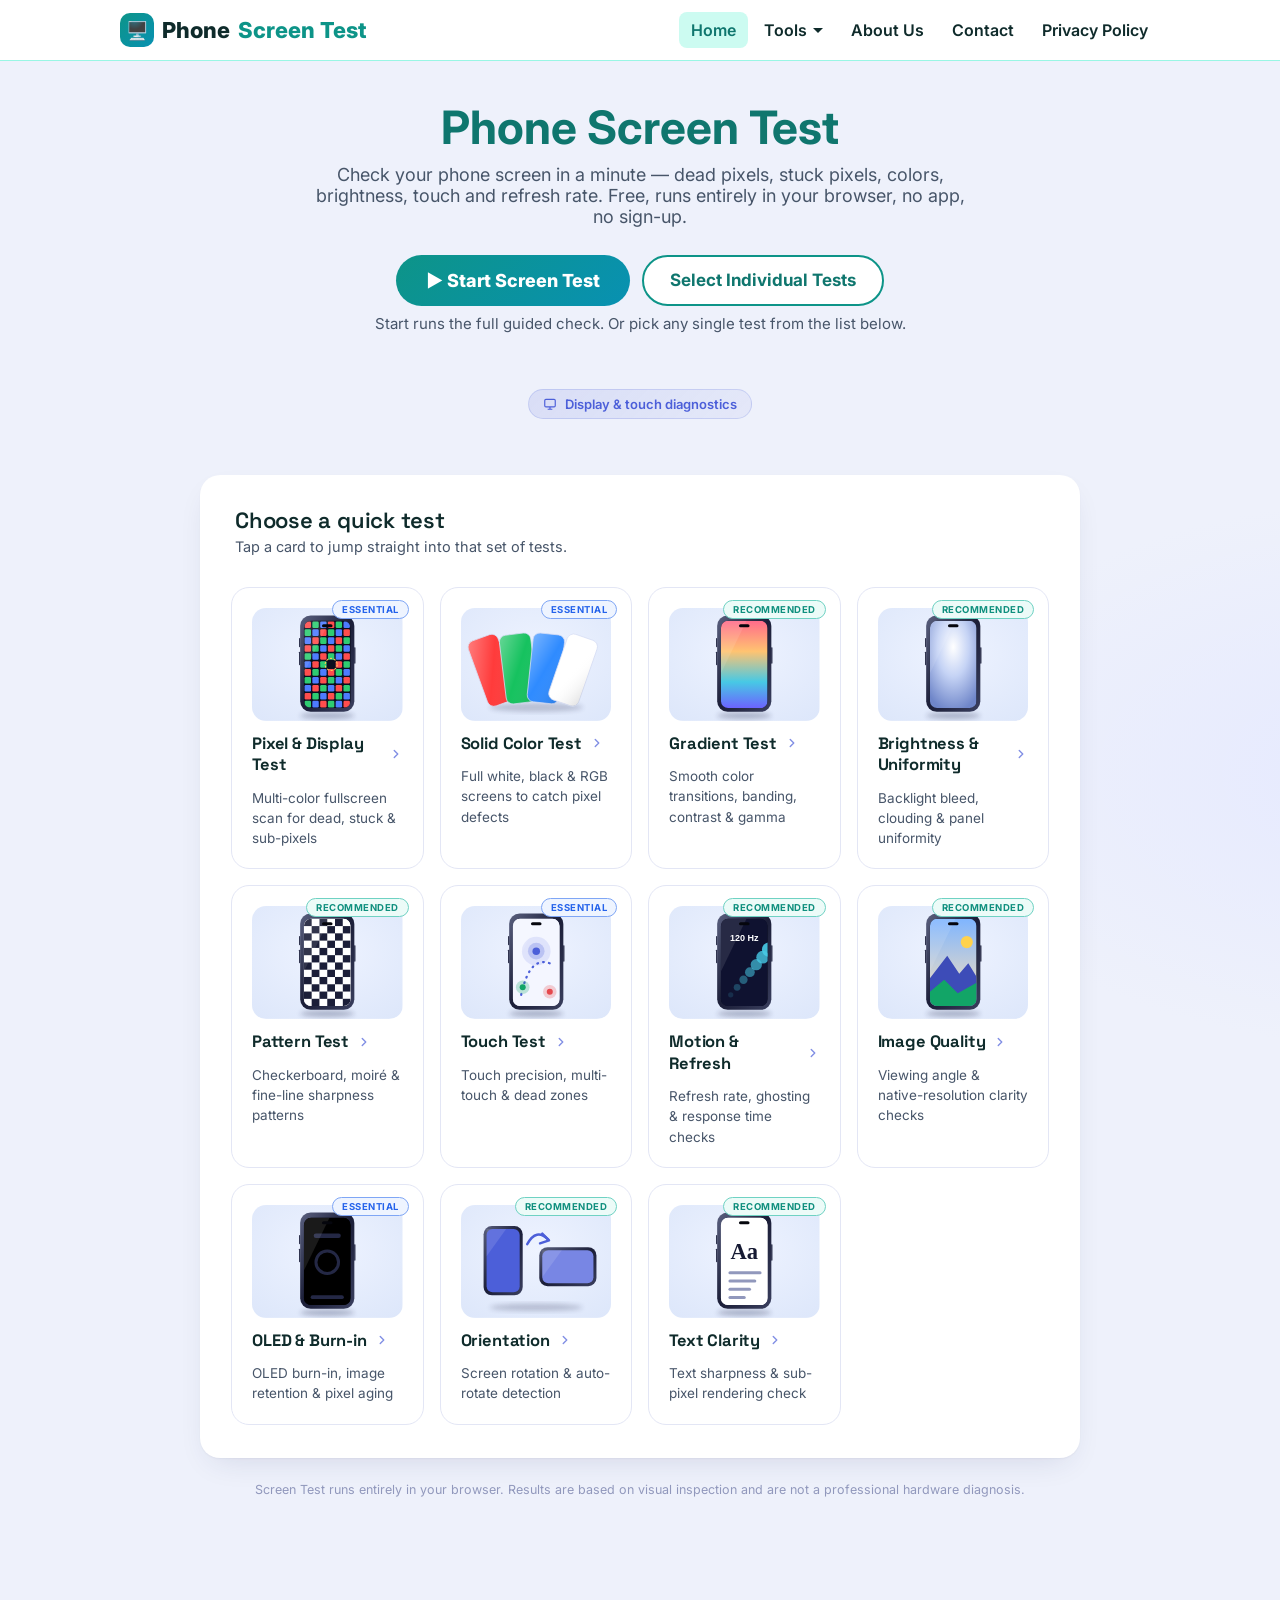
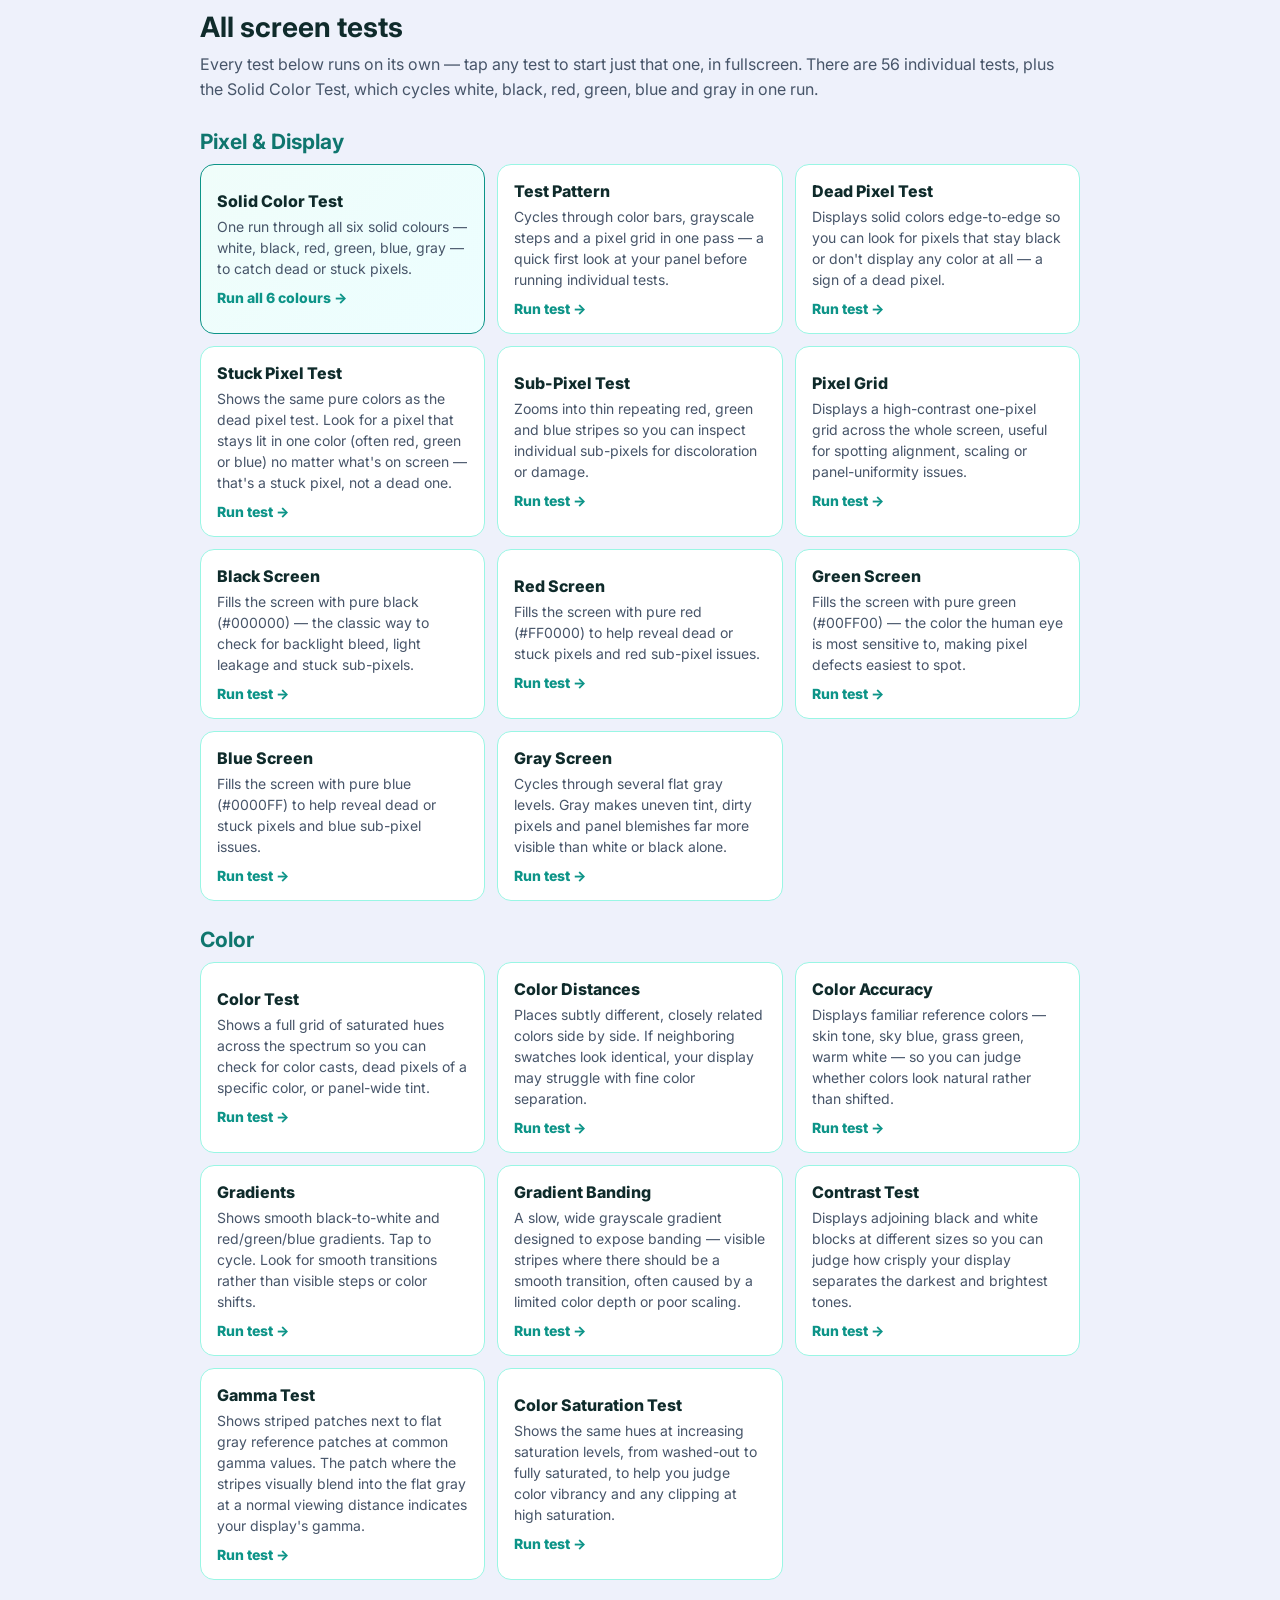
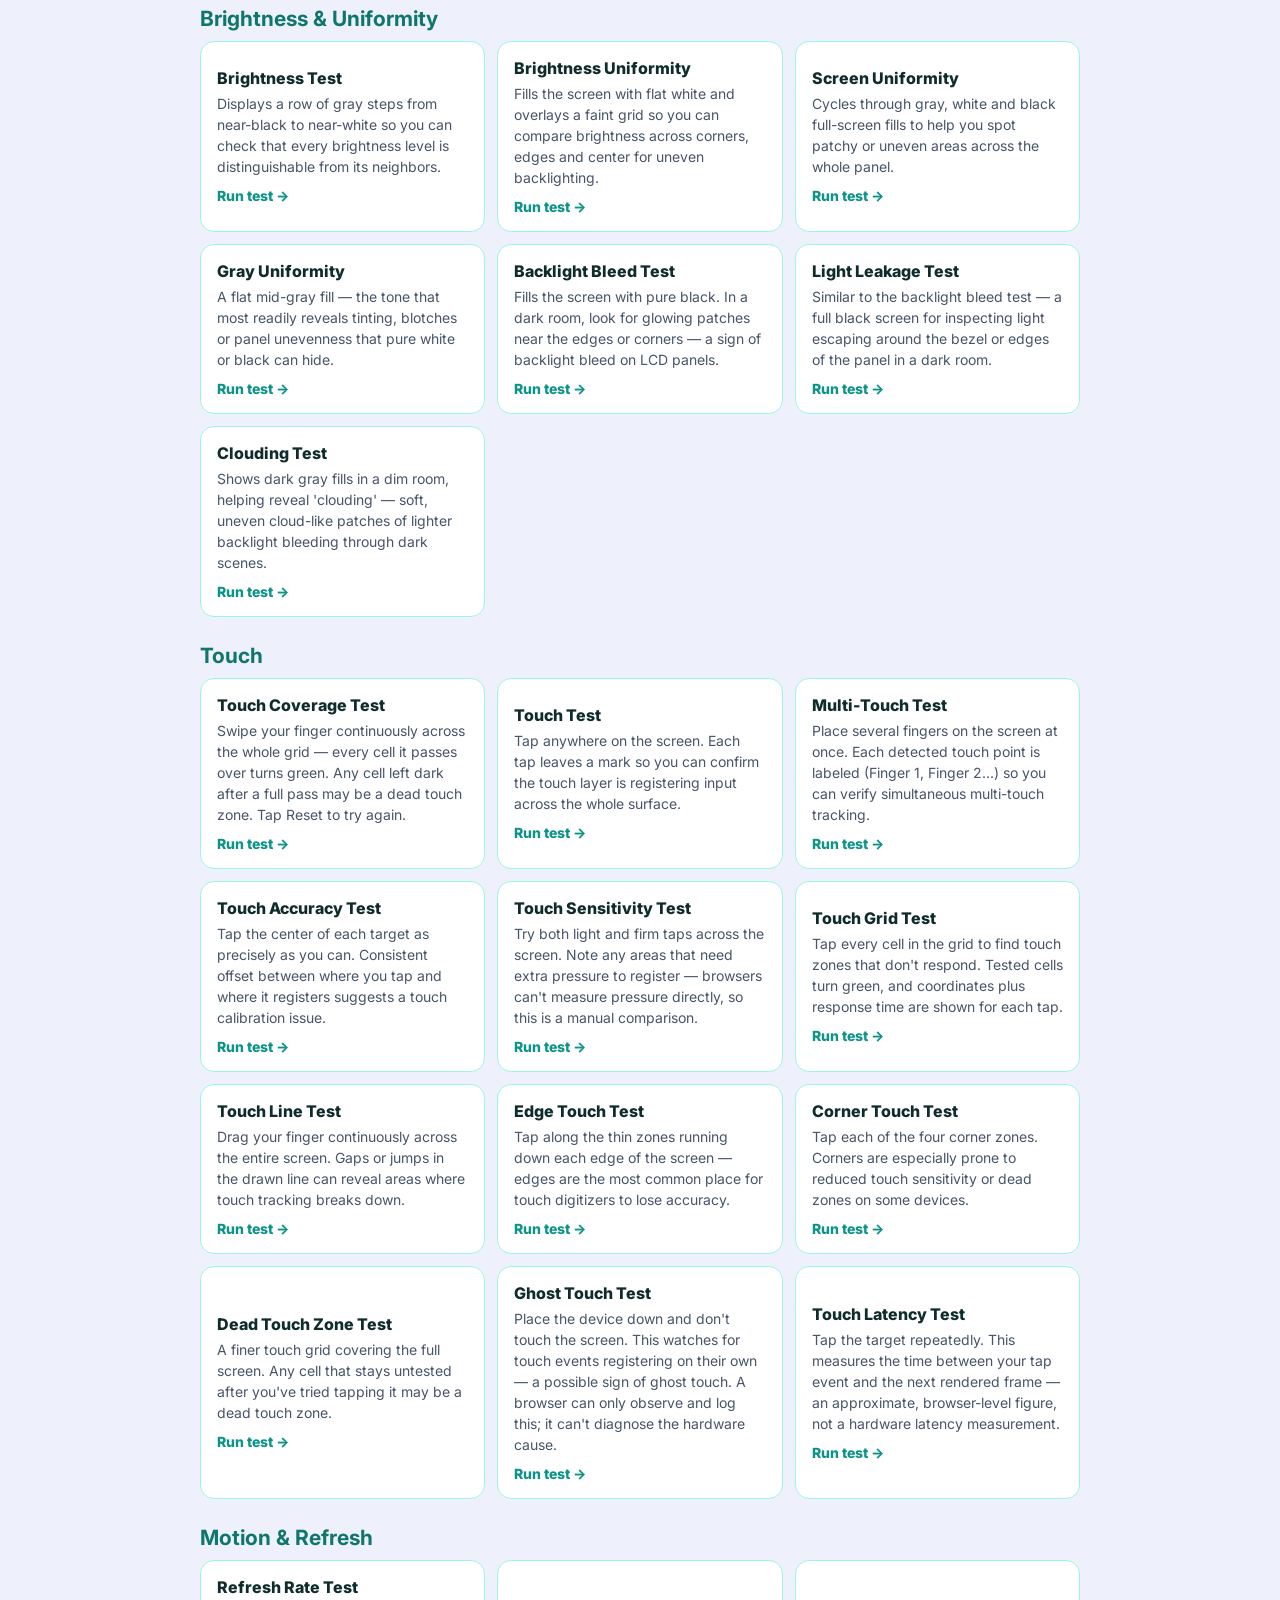
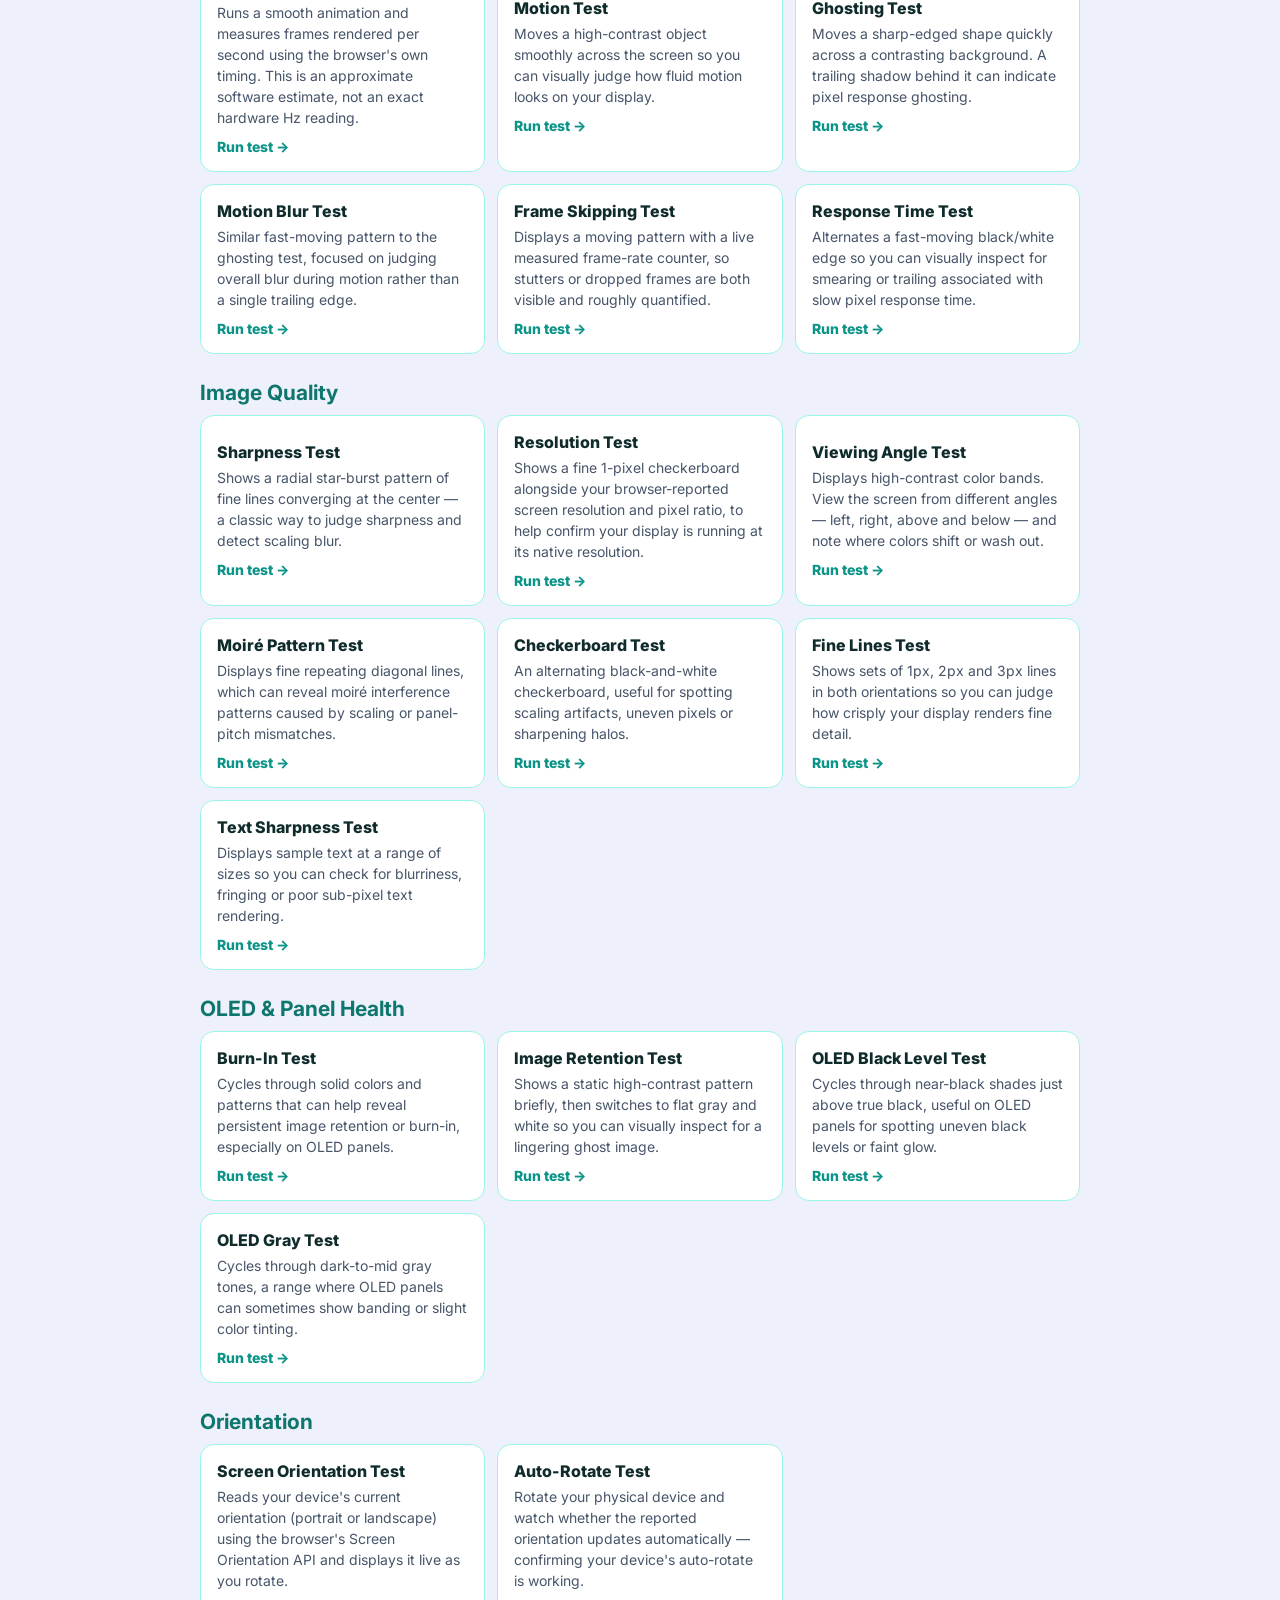
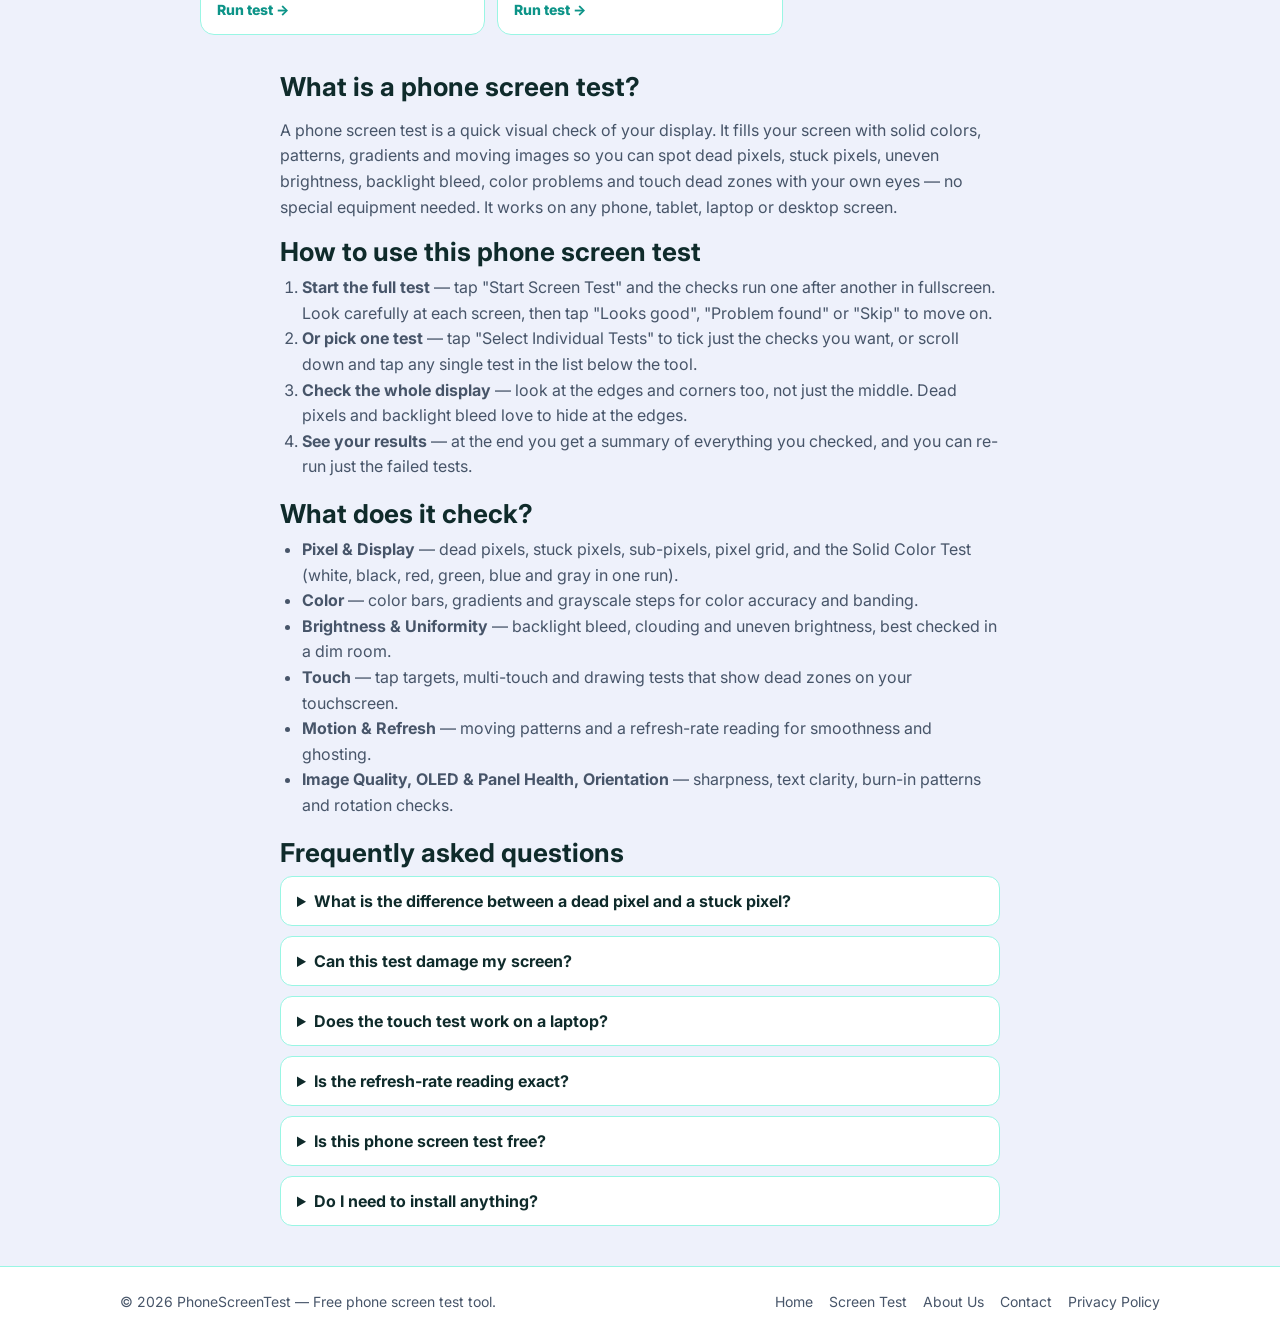
<file: index.html>
<!DOCTYPE html>
<html lang="en">
<head>
<meta charset="UTF-8">
<meta name="viewport" content="width=device-width, initial-scale=1.0">
<title>Phone Screen Test - Dead Pixels, Colors &amp; Touch (Free)</title>
<meta name="description" content="Free phone screen test — check dead pixels, stuck pixels, colors, brightness, touch and refresh rate. 57 display tests in your browser, no app or download.">
<meta name="google-site-verification" content="_-BRUVU3ety-sxMiKPLYXIAc3S__Jb0sioMftiq5Fuo" />
<!-- Google tag (gtag.js) -->
<script async src="https://www.googletagmanager.com/gtag/js?id=G-2ZN1ZHYV9C"></script>
<script>
  window.dataLayer = window.dataLayer || [];
  function gtag(){dataLayer.push(arguments);}
  gtag('js', new Date());
  gtag('config', 'G-2ZN1ZHYV9C');
</script>
<meta name="keywords" content="phone screen test, screen test, display test, dead pixel test, stuck pixel test, touch screen test, color test, brightness test, monitor test, screen check">
<link rel="canonical" href="https://phonescreentest.github.io/">
<meta property="og:title" content="Phone Screen Test - Dead Pixels, Colors & Touch (Free)">
<meta property="og:description" content="57 free display tests in your browser — dead pixels, colors, brightness, touch and refresh rate. No app, no sign-up.">
<meta property="og:type" content="website">
<meta property="og:url" content="https://phonescreentest.github.io/">
<link rel="stylesheet" href="https://fonts.googleapis.com/css2?family=Space+Grotesk:wght@500;600;700&family=Inter:wght@400;500;600;700&display=swap">
<link rel="stylesheet" href="screen-test-assets/style.css">
<!-- Google Search Console verification + Google Analytics: to be added after upload (own property, separate from the other sites). -->
<link rel="icon" href="data:image/svg+xml,<svg xmlns='http://www.w3.org/2000/svg' viewBox='0 0 100 100'><text y='.9em' font-size='90'>🖥️</text></svg>">
<style>
:root{--bg:#f0fdfa;--panel:#fff;--panel2:#ccfbf1;--line:#99f6e4;--text:#0f2b2b;--muted:#475569;--accent:#0d9488;--accent2:#0891b2;--accent-dark:#0f766e}
*{box-sizing:border-box}
html{scroll-behavior:smooth}
a{color:var(--accent);text-decoration:none}
a:hover{text-decoration:underline}
.wrap{max-width:1080px;margin:0 auto;padding:0 20px}
header.site{background:#fff;border-bottom:1px solid var(--line);position:sticky;top:0;z-index:10}
header.site .wrap{display:flex;align-items:center;justify-content:space-between;min-height:60px}
.logo{font-size:22px;font-weight:800;color:var(--text);display:flex;align-items:center;gap:8px}
.logo:hover{text-decoration:none}
.logo .mark{width:34px;height:34px;border-radius:10px;background:linear-gradient(135deg,var(--accent),var(--accent2));color:#fff;display:inline-flex;align-items:center;justify-content:center;font-size:18px}
.logo b{color:var(--accent);font-weight:800}
nav.main{display:flex;gap:4px;flex-wrap:wrap}
nav.main a{color:var(--text);font-weight:600;padding:8px 12px;border-radius:8px}
nav.main a:hover,nav.main a.active{background:var(--panel2);color:var(--accent-dark);text-decoration:none}
.menu-btn{display:none}
.nav-drop{position:relative}
.nav-drop-btn{font-family:inherit;font-size:16px;font-weight:600;color:var(--text);background:none;border:0;padding:8px 12px;border-radius:8px;cursor:pointer;display:inline-flex;align-items:center;gap:6px}
.nav-drop-btn:hover,.nav-drop-btn.active{background:var(--panel2);color:var(--accent-dark)}
.nav-drop-btn .caret{width:0;height:0;border-left:5px solid transparent;border-right:5px solid transparent;border-top:5px solid currentColor;transition:transform .2s}
.nav-drop.open .nav-drop-btn .caret{transform:rotate(180deg)}
.nav-drop-menu{display:none;position:absolute;top:calc(100% + 6px);left:0;min-width:230px;background:#fff;border:1px solid var(--line);border-radius:12px;box-shadow:0 12px 30px rgba(13,148,136,.15);padding:6px;z-index:20}
.nav-drop.open .nav-drop-menu{display:block}
.nav-drop-menu a{display:block;padding:10px 12px;border-radius:8px;color:var(--text);font-weight:600}
.nav-drop-menu a:hover,.nav-drop-menu a.active{background:var(--panel2);color:var(--accent-dark);text-decoration:none}
.page-hero{text-align:center;padding:40px 20px 6px}
.page-hero h1{font-size:46px;line-height:1.15;margin:0 0 10px;color:var(--accent-dark)}
.page-hero p.lede{font-size:18px;color:var(--muted);max-width:660px;margin:0 auto 22px}
footer.site{border-top:1px solid var(--line);background:#fff;padding:26px 0;margin-top:20px}
footer.site .wrap{display:flex;justify-content:space-between;gap:16px;flex-wrap:wrap;color:var(--muted);font-size:14px}
footer.site nav{display:flex;gap:16px;flex-wrap:wrap}
footer.site nav a{color:var(--muted)}
/* Top actions: Start Screen Test + Select Individual Tests (own classes, no clash with plugin .btn) */
.pst-top-actions{display:flex;gap:12px;justify-content:center;flex-wrap:wrap;margin:0 auto 8px}
.pst-start{border:0;cursor:pointer;padding:15px 30px;border-radius:999px;font-size:18px;font-weight:800;color:#fff;background:linear-gradient(135deg,var(--accent),var(--accent2));font-family:inherit}
.pst-start:hover{opacity:.92}
.pst-select{border:2px solid var(--accent);background:#fff;color:var(--accent-dark);cursor:pointer;padding:13px 26px;border-radius:999px;font-size:17px;font-weight:700;font-family:inherit}
.pst-select:hover{background:var(--panel2)}
.pst-top-note{text-align:center;color:var(--muted);font-size:15px;margin:6px 0 0}
/* All-tests list below the tool (own .pst- classes; plugin .card/.btn untouched) */
.pst-all{max-width:920px;margin:0 auto;padding:30px 20px 10px}
.pst-all h2{font-size:28px;margin:0 0 8px;color:var(--text)}
.pst-all-intro{color:var(--muted);font-size:16px;line-height:1.6;margin:0 0 10px}
.pst-all h3{font-size:21px;margin:26px 0 10px;color:var(--accent-dark)}
.pst-test-grid{display:grid;grid-template-columns:repeat(auto-fill,minmax(260px,1fr));gap:12px}
.pst-test-btn{display:block;width:100%;text-align:left;background:#fff;border:1px solid var(--line);border-radius:14px;padding:16px;cursor:pointer;font-family:inherit}
.pst-test-btn:hover{border-color:var(--accent);box-shadow:0 6px 18px rgba(13,148,136,.14)}
.pst-test-name{display:block;font-size:16px;font-weight:800;color:var(--text)}
.pst-test-desc{display:block;font-size:14px;line-height:1.5;color:var(--muted);margin:5px 0 10px}
.pst-test-run{display:inline-block;font-size:14px;font-weight:800;color:var(--accent)}
.pst-test-group{background:linear-gradient(135deg,#f0fdfa,#ecfeff);border-color:var(--accent)}
/* SEO content under the tool (own classes, no clash with the tool stylesheet) */
.st-info{max-width:760px;margin:0 auto;padding:26px 20px 10px}
.st-info h2{font-size:26px;margin:0 0 8px;color:#0f2b2b}
.st-info p,.st-info li{color:#475569;font-size:16px;line-height:1.6}
.st-info ul,.st-info ol{margin:8px 0 18px;padding-left:22px}
.st-info details{background:#fff;border:1px solid var(--line);border-radius:12px;padding:14px 16px;margin-bottom:10px}
.st-info summary{font-weight:700;cursor:pointer;font-size:16px;color:#0f2b2b}
.st-info details p{margin:8px 0 0}
@media (max-width:820px){
  .page-hero h1{font-size:34px}
  .nav-drop{width:100%}
  .nav-drop-btn{width:100%;justify-content:space-between}
  .nav-drop-menu{position:static;box-shadow:none;border:0;border-radius:0;background:transparent;padding:2px 0 2px 14px;min-width:0}
  .nav-drop-menu a{padding:10px 12px}
  header.site .wrap{position:relative}
  .menu-btn{display:flex;flex-direction:column;justify-content:center;gap:5px;width:40px;height:40px;padding:9px;background:none;border:0;cursor:pointer}
  .menu-btn span{display:block;height:3px;background:var(--text);border-radius:2px;transition:transform .2s,opacity .2s}
  .menu-btn.open span:nth-child(1){transform:translateY(8px) rotate(45deg)}
  .menu-btn.open span:nth-child(2){opacity:0}
  .menu-btn.open span:nth-child(3){transform:translateY(-8px) rotate(-45deg)}
  nav.main{display:none}
  nav.main.open{display:flex;flex-direction:column;position:absolute;top:100%;left:0;right:0;background:#fff;border-bottom:1px solid var(--line);padding:10px 20px 14px;gap:2px}
  nav.main.open a{padding:10px 12px}
}
</style>
</head>
<body>
<header class="site">
  <div class="wrap">
    <a class="logo" href="https://phonescreentest.github.io/"><span class="mark">🖥️</span>Phone<b> Screen Test</b></a>
    <button type="button" class="menu-btn" id="menuBtn" aria-label="Menu" aria-expanded="false"><span></span><span></span><span></span></button>
    <nav class="main">
      <a href="https://phonescreentest.github.io/" class="active">Home</a>
      <div class="nav-drop">
        <button type="button" class="nav-drop-btn" aria-expanded="false" aria-haspopup="true">Tools <span class="caret" aria-hidden="true"></span></button>
        <div class="nav-drop-menu">
          <a href="https://phonescreentest.github.io/">Screen Test</a>
        </div>
      </div>
      <a href="about.html">About Us</a>
      <a href="contact.html">Contact</a>
      <a href="privacy-policy.html">Privacy Policy</a>
    </nav>
  </div>
</header>
<main class="wrap">
  <div class="page-hero">
    <h1>Phone Screen Test</h1>
    <p class="lede">Check your phone screen in a minute — dead pixels, stuck pixels, colors, brightness, touch and refresh rate. Free, runs entirely in your browser, no app, no sign-up.</p>
  </div>

  <div class="pst-top-actions">
    <button type="button" class="pst-start" data-stt-start>&#9654; Start Screen Test</button>
    <button type="button" class="pst-select" id="pstSelectBtn">Select Individual Tests</button>
  </div>
  <p class="pst-top-note">Start runs the full guided check. Or pick any single test from the list below.</p>

  <!-- Screen Test tool (standalone build of the Screen Test Tool plugin:
       its own markup, stylesheet and script; WordPress/PHP not needed) -->
  <div class="screen-test-tool-wrapper">
<div id="screen-test-app" style="visibility:hidden">

  <!-- ============ CATEGORY QUICK-START SCREEN ============ -->
  <div id="category-screen">
    <div class="page-wrap">
      <header class="hero">
        <span class="eyebrow">
          <svg width="14" height="14" style="width:14px;height:14px" viewBox="0 0 24 24" fill="none" stroke="currentColor" stroke-width="2"><rect x="3" y="4" width="18" height="13" rx="2"/><path d="M8 21h8M12 17v4"/></svg>
          Display &amp; touch diagnostics
        </span>
      </header>

      <div class="card" id="screen-test-cards">
        <div class="card-header">
          <h2>Choose a quick test</h2>
          <p>Tap a card to jump straight into that set of tests.</p>
        </div>
        <div class="category-grid" id="category-grid"></div>
      </div>

      <div class="individual-tests-link-wrap" style="text-align:center;margin-top:20px;">
        <button class="link-btn" id="show-individual-tests-link">Or choose individual tests →</button>
      </div>

      <footer class="tiny-note">Screen Test runs entirely in your browser. Results are based on visual inspection and are not a professional hardware diagnosis.</footer>
    </div>
  </div>

  <!-- ============ SELECTION SCREEN (advanced / individual tests) ============ -->
  <div id="selection-screen" class="hidden">
    <div class="page-wrap">
      <div style="margin-bottom:10px;">
        <button class="link-btn" id="back-to-quickstart-link">← Back to quick start</button>
      </div>
      <header class="hero">
        <span class="eyebrow">
          <svg width="14" height="14" style="width:14px;height:14px" viewBox="0 0 24 24" fill="none" stroke="currentColor" stroke-width="2"><rect x="3" y="4" width="18" height="13" rx="2"/><path d="M8 21h8M12 17v4"/></svg>
          Display &amp; touch diagnostics
        </span>
      </header>

      <div class="card">
        <div class="card-header">
          <h2>Choose the test(s) you would like to perform</h2>
          <p>Tap a test to select it, or the info icon to see what it checks.</p>
        </div>
        <div class="categories" id="categories-container"></div>

        <div class="control-bar">
          <div class="bulk-actions">
            <button class="link-btn" id="select-all-btn">Select all</button>
            <button class="link-btn" id="select-none-btn">Select none</button>
            <span class="count-pill" id="count-pill"><b>0</b> tests selected</span>
          </div>
          <div class="action-btns">
            <button class="btn btn-ghost" id="setup-guide-btn">View setup guide</button>
            <button class="btn btn-primary" id="start-test-btn" disabled>Start test</button>
          </div>
        </div>
      </div>

      <footer class="tiny-note">Screen Test runs entirely in your browser. Results are based on visual inspection and are not a professional hardware diagnosis.</footer>
    </div>
  </div>

  <!-- ============ TEST RUNNER ============ -->
  <div id="test-runner" class="hidden">
    <div id="runner-topbar">
      <span class="topbar-chip" id="progress-chip">Test 1 of 1<span class="test-title" id="runner-test-name"></span></span>
    </div>
    <div id="test-stage" role="region" aria-label="Test display area"></div>
    <button id="stt-v102-runner-controls-toggle" type="button" aria-label="Hide test navigation" aria-expanded="true" title="Hide test navigation">
      <svg class="stt-v102-toggle-arrow stt-v102-toggle-arrow-down" viewBox="0 0 24 24" fill="none" stroke="currentColor" stroke-width="2.4" stroke-linecap="round" stroke-linejoin="round"><path d="M6 9l6 6 6-6"/></svg>
      <svg class="stt-v102-toggle-arrow stt-v102-toggle-arrow-up" viewBox="0 0 24 24" fill="none" stroke="currentColor" stroke-width="2.4" stroke-linecap="round" stroke-linejoin="round"><path d="M6 15l6-6 6 6"/></svg>
    </button>
    <div id="runner-bottombar">
      <button class="rbtn" id="btn-prev" aria-label="Previous test">
        <svg viewBox="0 0 24 24" fill="none" stroke="currentColor" stroke-width="2.2" stroke-linecap="round" stroke-linejoin="round"><path d="M15 18l-6-6 6-6"/></svg>
        Previous
      </button>
      <button class="rbtn bad" id="btn-problem">
        <svg viewBox="0 0 24 24" fill="none" stroke="currentColor" stroke-width="2.2" stroke-linecap="round" stroke-linejoin="round"><path d="M12 9v4M12 17h.01M10.3 3.9L1.8 18a2 2 0 001.7 3h17a2 2 0 001.7-3L13.7 3.9a2 2 0 00-3.4 0z"/></svg>
        Problem found
      </button>
      <button class="rbtn good" id="btn-good">
        <svg viewBox="0 0 24 24" fill="none" stroke="currentColor" stroke-width="2.2" stroke-linecap="round" stroke-linejoin="round"><path d="M20 6L9 17l-5-5"/></svg>
        Looks good
      </button>
      <button class="rbtn" id="btn-skip">Skip</button>
      <button class="rbtn" id="btn-next" aria-label="Next test">
        Next
        <svg viewBox="0 0 24 24" fill="none" stroke="currentColor" stroke-width="2.2" stroke-linecap="round" stroke-linejoin="round"><path d="M9 18l6-6-6-6"/></svg>
      </button>
    </div>

    <!-- Inside the fullscreen element so the confirmation remains visible. -->
    <div class="modal-overlay hidden" id="exit-modal-overlay">
      <div class="modal" style="max-width:380px;" role="dialog" aria-modal="true" aria-labelledby="exit-modal-title">
        <h3 id="exit-modal-title">Exit this test?</h3>
        <p>Your progress on remaining tests will be lost. Completed results so far won't be saved.</p>
        <div class="modal-actions">
          <button class="btn" id="exit-cancel-btn">Keep testing</button>
          <button class="btn btn-danger" id="exit-confirm-btn">Exit</button>
        </div>
      </div>
    </div>
  </div>

  <!-- ============ RESULTS SCREEN ============ -->
  <div id="results-screen" class="hidden">
    <div class="page-wrap">
      <header class="hero">
        <span class="eyebrow">
          <svg width="14" height="14" style="width:14px;height:14px" viewBox="0 0 24 24" fill="none" stroke="currentColor" stroke-width="2"><path d="M20 6L9 17l-5-5"/></svg>
          Screen test complete
        </span>
        <h2 style="font-size:clamp(30px,5vw,42px);">Your results</h2>
        <p>Here's how your display performed across the tests you ran.</p>
      </header>
      <div class="card">
        <div class="results-summary" id="results-summary"></div>
        <div class="result-list" id="results-list"></div>
        <div class="control-bar" style="justify-content:center;">
          <div class="action-btns">
            <button class="btn" id="test-again-btn">Test again</button>
            <button class="btn" id="run-failed-btn">Run failed tests</button>
            <button class="btn btn-primary" id="new-test-btn">Start new test</button>
            <button class="btn stt-results-close" id="results-close-btn">Close</button>
          </div>
        </div>
      </div>
      <footer class="tiny-note">Your results are based on the tests you performed and are not a professional hardware diagnosis.</footer>
    </div>
  </div>

  <!-- Info modal -->
  <div class="modal-overlay hidden" id="info-modal-overlay">
    <div class="modal" role="dialog" aria-modal="true" aria-labelledby="info-modal-title">
      <span class="cat-tag" id="info-modal-cat"></span>
      <h3 id="info-modal-title"></h3>
      <p id="info-modal-desc"></p>
      <div class="modal-actions">
        <button class="btn" id="info-modal-close">Close</button>
        <button class="btn btn-primary" id="info-modal-select">Select this test</button>
      </div>
    </div>
  </div>

  <!-- Setup guide modal -->
  <div class="modal-overlay hidden" id="guide-modal-overlay">
    <div class="modal" style="max-width:480px;" role="dialog" aria-modal="true" aria-labelledby="guide-modal-title">
      <h3 id="guide-modal-title">Before you start</h3>
      <ol class="guide-list">
        <li><span class="num">1</span> Clean your screen so smudges aren't mistaken for dead pixels or clouding.</li>
        <li><span class="num">2</span> Dim the room for backlight bleed, light leakage, and black-level tests — these show up best in the dark.</li>
        <li><span class="num">3</span> Use normal room lighting for color, brightness, and uniformity tests.</li>
        <li><span class="num">4</span> For touch tests, use a finger or stylus and try to cover the entire screen, including edges and corners.</li>
        <li><span class="num">5</span> Fullscreen mode gives the most accurate results — allow it if your browser prompts you.</li>
        <li><span class="num">6</span> Motion and refresh-rate readings are approximate, browser-measured estimates — not exact hardware specs.</li>
      </ol>
      <div class="modal-actions">
        <button class="btn btn-primary" id="guide-modal-close">Got it</button>
      </div>
    </div>
  </div>

</div>
  </div>

<section class="pst-all" id="all-tests">
<h2>All screen tests</h2>
<p class="pst-all-intro">Every test below runs on its own — tap any test to start just that one, in fullscreen. There are 56 individual tests, plus the Solid Color Test, which cycles white, black, red, green, blue and gray in one run.</p>
<h3>Pixel &amp; Display</h3>
<div class="pst-test-grid">
<button type="button" class="pst-test-btn pst-test-group" data-group-label="Solid Color Test"><span class="pst-test-name">Solid Color Test</span><span class="pst-test-desc">One run through all six solid colours — white, black, red, green, blue, gray — to catch dead or stuck pixels.</span><span class="pst-test-run">Run all 6 colours →</span></button>
<button type="button" class="pst-test-btn" data-test-id="test-pattern"><span class="pst-test-name">Test Pattern</span><span class="pst-test-desc">Cycles through color bars, grayscale steps and a pixel grid in one pass — a quick first look at your panel before running individual tests.</span><span class="pst-test-run">Run test →</span></button>
<button type="button" class="pst-test-btn" data-test-id="dead-pixel"><span class="pst-test-name">Dead Pixel Test</span><span class="pst-test-desc">Displays solid colors edge-to-edge so you can look for pixels that stay black or don&#x27;t display any color at all — a sign of a dead pixel.</span><span class="pst-test-run">Run test →</span></button>
<button type="button" class="pst-test-btn" data-test-id="stuck-pixel"><span class="pst-test-name">Stuck Pixel Test</span><span class="pst-test-desc">Shows the same pure colors as the dead pixel test. Look for a pixel that stays lit in one color (often red, green or blue) no matter what&#x27;s on screen — that&#x27;s a stuck pixel, not a dead one.</span><span class="pst-test-run">Run test →</span></button>
<button type="button" class="pst-test-btn" data-test-id="sub-pixel"><span class="pst-test-name">Sub-Pixel Test</span><span class="pst-test-desc">Zooms into thin repeating red, green and blue stripes so you can inspect individual sub-pixels for discoloration or damage.</span><span class="pst-test-run">Run test →</span></button>
<button type="button" class="pst-test-btn" data-test-id="pixel-grid"><span class="pst-test-name">Pixel Grid</span><span class="pst-test-desc">Displays a high-contrast one-pixel grid across the whole screen, useful for spotting alignment, scaling or panel-uniformity issues.</span><span class="pst-test-run">Run test →</span></button>
<button type="button" class="pst-test-btn" data-test-id="black-screen"><span class="pst-test-name">Black Screen</span><span class="pst-test-desc">Fills the screen with pure black (#000000) — the classic way to check for backlight bleed, light leakage and stuck sub-pixels.</span><span class="pst-test-run">Run test →</span></button>
<button type="button" class="pst-test-btn" data-test-id="red-screen"><span class="pst-test-name">Red Screen</span><span class="pst-test-desc">Fills the screen with pure red (#FF0000) to help reveal dead or stuck pixels and red sub-pixel issues.</span><span class="pst-test-run">Run test →</span></button>
<button type="button" class="pst-test-btn" data-test-id="green-screen"><span class="pst-test-name">Green Screen</span><span class="pst-test-desc">Fills the screen with pure green (#00FF00) — the color the human eye is most sensitive to, making pixel defects easiest to spot.</span><span class="pst-test-run">Run test →</span></button>
<button type="button" class="pst-test-btn" data-test-id="blue-screen"><span class="pst-test-name">Blue Screen</span><span class="pst-test-desc">Fills the screen with pure blue (#0000FF) to help reveal dead or stuck pixels and blue sub-pixel issues.</span><span class="pst-test-run">Run test →</span></button>
<button type="button" class="pst-test-btn" data-test-id="gray-screen"><span class="pst-test-name">Gray Screen</span><span class="pst-test-desc">Cycles through several flat gray levels. Gray makes uneven tint, dirty pixels and panel blemishes far more visible than white or black alone.</span><span class="pst-test-run">Run test →</span></button>
</div>
<h3>Color</h3>
<div class="pst-test-grid">
<button type="button" class="pst-test-btn" data-test-id="color-test"><span class="pst-test-name">Color Test</span><span class="pst-test-desc">Shows a full grid of saturated hues across the spectrum so you can check for color casts, dead pixels of a specific color, or panel-wide tint.</span><span class="pst-test-run">Run test →</span></button>
<button type="button" class="pst-test-btn" data-test-id="color-distances"><span class="pst-test-name">Color Distances</span><span class="pst-test-desc">Places subtly different, closely related colors side by side. If neighboring swatches look identical, your display may struggle with fine color separation.</span><span class="pst-test-run">Run test →</span></button>
<button type="button" class="pst-test-btn" data-test-id="color-accuracy"><span class="pst-test-name">Color Accuracy</span><span class="pst-test-desc">Displays familiar reference colors — skin tone, sky blue, grass green, warm white — so you can judge whether colors look natural rather than shifted.</span><span class="pst-test-run">Run test →</span></button>
<button type="button" class="pst-test-btn" data-test-id="gradients"><span class="pst-test-name">Gradients</span><span class="pst-test-desc">Shows smooth black-to-white and red/green/blue gradients. Tap to cycle. Look for smooth transitions rather than visible steps or color shifts.</span><span class="pst-test-run">Run test →</span></button>
<button type="button" class="pst-test-btn" data-test-id="gradient-banding"><span class="pst-test-name">Gradient Banding</span><span class="pst-test-desc">A slow, wide grayscale gradient designed to expose banding — visible stripes where there should be a smooth transition, often caused by a limited color depth or poor scaling.</span><span class="pst-test-run">Run test →</span></button>
<button type="button" class="pst-test-btn" data-test-id="contrast-test"><span class="pst-test-name">Contrast Test</span><span class="pst-test-desc">Displays adjoining black and white blocks at different sizes so you can judge how crisply your display separates the darkest and brightest tones.</span><span class="pst-test-run">Run test →</span></button>
<button type="button" class="pst-test-btn" data-test-id="gamma-test"><span class="pst-test-name">Gamma Test</span><span class="pst-test-desc">Shows striped patches next to flat gray reference patches at common gamma values. The patch where the stripes visually blend into the flat gray at a normal viewing distance indicates your display&#x27;s gamma.</span><span class="pst-test-run">Run test →</span></button>
<button type="button" class="pst-test-btn" data-test-id="color-saturation"><span class="pst-test-name">Color Saturation Test</span><span class="pst-test-desc">Shows the same hues at increasing saturation levels, from washed-out to fully saturated, to help you judge color vibrancy and any clipping at high saturation.</span><span class="pst-test-run">Run test →</span></button>
</div>
<h3>Brightness &amp; Uniformity</h3>
<div class="pst-test-grid">
<button type="button" class="pst-test-btn" data-test-id="brightness-test"><span class="pst-test-name">Brightness Test</span><span class="pst-test-desc">Displays a row of gray steps from near-black to near-white so you can check that every brightness level is distinguishable from its neighbors.</span><span class="pst-test-run">Run test →</span></button>
<button type="button" class="pst-test-btn" data-test-id="brightness-uniformity"><span class="pst-test-name">Brightness Uniformity</span><span class="pst-test-desc">Fills the screen with flat white and overlays a faint grid so you can compare brightness across corners, edges and center for uneven backlighting.</span><span class="pst-test-run">Run test →</span></button>
<button type="button" class="pst-test-btn" data-test-id="screen-uniformity"><span class="pst-test-name">Screen Uniformity</span><span class="pst-test-desc">Cycles through gray, white and black full-screen fills to help you spot patchy or uneven areas across the whole panel.</span><span class="pst-test-run">Run test →</span></button>
<button type="button" class="pst-test-btn" data-test-id="gray-uniformity"><span class="pst-test-name">Gray Uniformity</span><span class="pst-test-desc">A flat mid-gray fill — the tone that most readily reveals tinting, blotches or panel unevenness that pure white or black can hide.</span><span class="pst-test-run">Run test →</span></button>
<button type="button" class="pst-test-btn" data-test-id="backlight-bleed"><span class="pst-test-name">Backlight Bleed Test</span><span class="pst-test-desc">Fills the screen with pure black. In a dark room, look for glowing patches near the edges or corners — a sign of backlight bleed on LCD panels.</span><span class="pst-test-run">Run test →</span></button>
<button type="button" class="pst-test-btn" data-test-id="light-leakage"><span class="pst-test-name">Light Leakage Test</span><span class="pst-test-desc">Similar to the backlight bleed test — a full black screen for inspecting light escaping around the bezel or edges of the panel in a dark room.</span><span class="pst-test-run">Run test →</span></button>
<button type="button" class="pst-test-btn" data-test-id="clouding-test"><span class="pst-test-name">Clouding Test</span><span class="pst-test-desc">Shows dark gray fills in a dim room, helping reveal &#x27;clouding&#x27; — soft, uneven cloud-like patches of lighter backlight bleeding through dark scenes.</span><span class="pst-test-run">Run test →</span></button>
</div>
<h3>Touch</h3>
<div class="pst-test-grid">
<button type="button" class="pst-test-btn" data-test-id="touch-coverage"><span class="pst-test-name">Touch Coverage Test</span><span class="pst-test-desc">Swipe your finger continuously across the whole grid — every cell it passes over turns green. Any cell left dark after a full pass may be a dead touch zone. Tap Reset to try again.</span><span class="pst-test-run">Run test →</span></button>
<button type="button" class="pst-test-btn" data-test-id="touch-test"><span class="pst-test-name">Touch Test</span><span class="pst-test-desc">Tap anywhere on the screen. Each tap leaves a mark so you can confirm the touch layer is registering input across the whole surface.</span><span class="pst-test-run">Run test →</span></button>
<button type="button" class="pst-test-btn" data-test-id="multi-touch"><span class="pst-test-name">Multi-Touch Test</span><span class="pst-test-desc">Place several fingers on the screen at once. Each detected touch point is labeled (Finger 1, Finger 2...) so you can verify simultaneous multi-touch tracking.</span><span class="pst-test-run">Run test →</span></button>
<button type="button" class="pst-test-btn" data-test-id="touch-accuracy"><span class="pst-test-name">Touch Accuracy Test</span><span class="pst-test-desc">Tap the center of each target as precisely as you can. Consistent offset between where you tap and where it registers suggests a touch calibration issue.</span><span class="pst-test-run">Run test →</span></button>
<button type="button" class="pst-test-btn" data-test-id="touch-sensitivity"><span class="pst-test-name">Touch Sensitivity Test</span><span class="pst-test-desc">Try both light and firm taps across the screen. Note any areas that need extra pressure to register — browsers can&#x27;t measure pressure directly, so this is a manual comparison.</span><span class="pst-test-run">Run test →</span></button>
<button type="button" class="pst-test-btn" data-test-id="touch-grid"><span class="pst-test-name">Touch Grid Test</span><span class="pst-test-desc">Tap every cell in the grid to find touch zones that don&#x27;t respond. Tested cells turn green, and coordinates plus response time are shown for each tap.</span><span class="pst-test-run">Run test →</span></button>
<button type="button" class="pst-test-btn" data-test-id="touch-line"><span class="pst-test-name">Touch Line Test</span><span class="pst-test-desc">Drag your finger continuously across the entire screen. Gaps or jumps in the drawn line can reveal areas where touch tracking breaks down.</span><span class="pst-test-run">Run test →</span></button>
<button type="button" class="pst-test-btn" data-test-id="edge-touch"><span class="pst-test-name">Edge Touch Test</span><span class="pst-test-desc">Tap along the thin zones running down each edge of the screen — edges are the most common place for touch digitizers to lose accuracy.</span><span class="pst-test-run">Run test →</span></button>
<button type="button" class="pst-test-btn" data-test-id="corner-touch"><span class="pst-test-name">Corner Touch Test</span><span class="pst-test-desc">Tap each of the four corner zones. Corners are especially prone to reduced touch sensitivity or dead zones on some devices.</span><span class="pst-test-run">Run test →</span></button>
<button type="button" class="pst-test-btn" data-test-id="dead-touch-zone"><span class="pst-test-name">Dead Touch Zone Test</span><span class="pst-test-desc">A finer touch grid covering the full screen. Any cell that stays untested after you&#x27;ve tried tapping it may be a dead touch zone.</span><span class="pst-test-run">Run test →</span></button>
<button type="button" class="pst-test-btn" data-test-id="ghost-touch"><span class="pst-test-name">Ghost Touch Test</span><span class="pst-test-desc">Place the device down and don&#x27;t touch the screen. This watches for touch events registering on their own — a possible sign of ghost touch. A browser can only observe and log this; it can&#x27;t diagnose the hardware cause.</span><span class="pst-test-run">Run test →</span></button>
<button type="button" class="pst-test-btn" data-test-id="touch-latency"><span class="pst-test-name">Touch Latency Test</span><span class="pst-test-desc">Tap the target repeatedly. This measures the time between your tap event and the next rendered frame — an approximate, browser-level figure, not a hardware latency measurement.</span><span class="pst-test-run">Run test →</span></button>
</div>
<h3>Motion &amp; Refresh</h3>
<div class="pst-test-grid">
<button type="button" class="pst-test-btn" data-test-id="refresh-rate"><span class="pst-test-name">Refresh Rate Test</span><span class="pst-test-desc">Runs a smooth animation and measures frames rendered per second using the browser&#x27;s own timing. This is an approximate software estimate, not an exact hardware Hz reading.</span><span class="pst-test-run">Run test →</span></button>
<button type="button" class="pst-test-btn" data-test-id="motion-test"><span class="pst-test-name">Motion Test</span><span class="pst-test-desc">Moves a high-contrast object smoothly across the screen so you can visually judge how fluid motion looks on your display.</span><span class="pst-test-run">Run test →</span></button>
<button type="button" class="pst-test-btn" data-test-id="ghosting-test"><span class="pst-test-name">Ghosting Test</span><span class="pst-test-desc">Moves a sharp-edged shape quickly across a contrasting background. A trailing shadow behind it can indicate pixel response ghosting.</span><span class="pst-test-run">Run test →</span></button>
<button type="button" class="pst-test-btn" data-test-id="motion-blur"><span class="pst-test-name">Motion Blur Test</span><span class="pst-test-desc">Similar fast-moving pattern to the ghosting test, focused on judging overall blur during motion rather than a single trailing edge.</span><span class="pst-test-run">Run test →</span></button>
<button type="button" class="pst-test-btn" data-test-id="frame-skipping"><span class="pst-test-name">Frame Skipping Test</span><span class="pst-test-desc">Displays a moving pattern with a live measured frame-rate counter, so stutters or dropped frames are both visible and roughly quantified.</span><span class="pst-test-run">Run test →</span></button>
<button type="button" class="pst-test-btn" data-test-id="response-time"><span class="pst-test-name">Response Time Test</span><span class="pst-test-desc">Alternates a fast-moving black/white edge so you can visually inspect for smearing or trailing associated with slow pixel response time.</span><span class="pst-test-run">Run test →</span></button>
</div>
<h3>Image Quality</h3>
<div class="pst-test-grid">
<button type="button" class="pst-test-btn" data-test-id="sharpness-test"><span class="pst-test-name">Sharpness Test</span><span class="pst-test-desc">Shows a radial star-burst pattern of fine lines converging at the center — a classic way to judge sharpness and detect scaling blur.</span><span class="pst-test-run">Run test →</span></button>
<button type="button" class="pst-test-btn" data-test-id="resolution-test"><span class="pst-test-name">Resolution Test</span><span class="pst-test-desc">Shows a fine 1-pixel checkerboard alongside your browser-reported screen resolution and pixel ratio, to help confirm your display is running at its native resolution.</span><span class="pst-test-run">Run test →</span></button>
<button type="button" class="pst-test-btn" data-test-id="viewing-angle"><span class="pst-test-name">Viewing Angle Test</span><span class="pst-test-desc">Displays high-contrast color bands. View the screen from different angles — left, right, above and below — and note where colors shift or wash out.</span><span class="pst-test-run">Run test →</span></button>
<button type="button" class="pst-test-btn" data-test-id="moire-test"><span class="pst-test-name">Moiré Pattern Test</span><span class="pst-test-desc">Displays fine repeating diagonal lines, which can reveal moiré interference patterns caused by scaling or panel-pitch mismatches.</span><span class="pst-test-run">Run test →</span></button>
<button type="button" class="pst-test-btn" data-test-id="checkerboard-test"><span class="pst-test-name">Checkerboard Test</span><span class="pst-test-desc">An alternating black-and-white checkerboard, useful for spotting scaling artifacts, uneven pixels or sharpening halos.</span><span class="pst-test-run">Run test →</span></button>
<button type="button" class="pst-test-btn" data-test-id="fine-lines-test"><span class="pst-test-name">Fine Lines Test</span><span class="pst-test-desc">Shows sets of 1px, 2px and 3px lines in both orientations so you can judge how crisply your display renders fine detail.</span><span class="pst-test-run">Run test →</span></button>
<button type="button" class="pst-test-btn" data-test-id="text-sharpness"><span class="pst-test-name">Text Sharpness Test</span><span class="pst-test-desc">Displays sample text at a range of sizes so you can check for blurriness, fringing or poor sub-pixel text rendering.</span><span class="pst-test-run">Run test →</span></button>
</div>
<h3>OLED &amp; Panel Health</h3>
<div class="pst-test-grid">
<button type="button" class="pst-test-btn" data-test-id="burn-in"><span class="pst-test-name">Burn-In Test</span><span class="pst-test-desc">Cycles through solid colors and patterns that can help reveal persistent image retention or burn-in, especially on OLED panels.</span><span class="pst-test-run">Run test →</span></button>
<button type="button" class="pst-test-btn" data-test-id="image-retention"><span class="pst-test-name">Image Retention Test</span><span class="pst-test-desc">Shows a static high-contrast pattern briefly, then switches to flat gray and white so you can visually inspect for a lingering ghost image.</span><span class="pst-test-run">Run test →</span></button>
<button type="button" class="pst-test-btn" data-test-id="oled-black-level"><span class="pst-test-name">OLED Black Level Test</span><span class="pst-test-desc">Cycles through near-black shades just above true black, useful on OLED panels for spotting uneven black levels or faint glow.</span><span class="pst-test-run">Run test →</span></button>
<button type="button" class="pst-test-btn" data-test-id="oled-gray"><span class="pst-test-name">OLED Gray Test</span><span class="pst-test-desc">Cycles through dark-to-mid gray tones, a range where OLED panels can sometimes show banding or slight color tinting.</span><span class="pst-test-run">Run test →</span></button>
</div>
<h3>Orientation</h3>
<div class="pst-test-grid">
<button type="button" class="pst-test-btn" data-test-id="screen-orientation"><span class="pst-test-name">Screen Orientation Test</span><span class="pst-test-desc">Reads your device&#x27;s current orientation (portrait or landscape) using the browser&#x27;s Screen Orientation API and displays it live as you rotate.</span><span class="pst-test-run">Run test →</span></button>
<button type="button" class="pst-test-btn" data-test-id="auto-rotate"><span class="pst-test-name">Auto-Rotate Test</span><span class="pst-test-desc">Rotate your physical device and watch whether the reported orientation updates automatically — confirming your device&#x27;s auto-rotate is working.</span><span class="pst-test-run">Run test →</span></button>
</div>
</section>

  <section class="st-info">
    <h2>What is a phone screen test?</h2>
    <p>A phone screen test is a quick visual check of your display. It fills your screen with solid colors, patterns, gradients and moving images so you can spot dead pixels, stuck pixels, uneven brightness, backlight bleed, color problems and touch dead zones with your own eyes — no special equipment needed. It works on any phone, tablet, laptop or desktop screen.</p>

    <h2>How to use this phone screen test</h2>
    <ol>
      <li><strong>Start the full test</strong> — tap "Start Screen Test" and the checks run one after another in fullscreen. Look carefully at each screen, then tap "Looks good", "Problem found" or "Skip" to move on.</li>
      <li><strong>Or pick one test</strong> — tap "Select Individual Tests" to tick just the checks you want, or scroll down and tap any single test in the list below the tool.</li>
      <li><strong>Check the whole display</strong> — look at the edges and corners too, not just the middle. Dead pixels and backlight bleed love to hide at the edges.</li>
      <li><strong>See your results</strong> — at the end you get a summary of everything you checked, and you can re-run just the failed tests.</li>
    </ol>

    <h2>What does it check?</h2>
    <ul>
      <li><strong>Pixel &amp; Display</strong> — dead pixels, stuck pixels, sub-pixels, pixel grid, and the Solid Color Test (white, black, red, green, blue and gray in one run).</li>
      <li><strong>Color</strong> — color bars, gradients and grayscale steps for color accuracy and banding.</li>
      <li><strong>Brightness &amp; Uniformity</strong> — backlight bleed, clouding and uneven brightness, best checked in a dim room.</li>
      <li><strong>Touch</strong> — tap targets, multi-touch and drawing tests that show dead zones on your touchscreen.</li>
      <li><strong>Motion &amp; Refresh</strong> — moving patterns and a refresh-rate reading for smoothness and ghosting.</li>
      <li><strong>Image Quality, OLED &amp; Panel Health, Orientation</strong> — sharpness, text clarity, burn-in patterns and rotation checks.</li>
    </ul>

    <h2>Frequently asked questions</h2>
    <details><summary>What is the difference between a dead pixel and a stuck pixel?</summary>
    <p>A dead pixel stays black on every color — it is off for good. A stuck pixel stays lit in one color (often red, green or blue) no matter what is on screen. This test shows solid colors so you can tell them apart.</p></details>
    <details><summary>Can this test damage my screen?</summary>
    <p>No. The test only displays colors, patterns and motion. It does not change any settings or push your display beyond its normal operation.</p></details>
    <details><summary>Does the touch test work on a laptop?</summary>
    <p>The touch tests need a touchscreen. On a laptop without one, run the display, color, brightness and motion tests instead — those work on any screen.</p></details>
    <details><summary>Is the refresh-rate reading exact?</summary>
    <p>It is a browser-measured estimate, not an exact hardware spec. It is close enough to tell 60 Hz from 90 Hz or 120 Hz in everyday use.</p></details>
    <details><summary>Is this phone screen test free?</summary>
    <p>Yes, completely free. All the tests run in your browser with no limits and no account.</p></details>
    <details><summary>Do I need to install anything?</summary>
    <p>No. Everything runs on this page in any modern browser on a phone, tablet, laptop or desktop. Nothing is uploaded or stored.</p></details>
  </section>
</main>
<footer class="site">
  <div class="wrap">
    <span>© 2026 PhoneScreenTest — Free phone screen test tool.</span>
    <nav>
      <a href="https://phonescreentest.github.io/">Home</a>
      <a href="https://phonescreentest.github.io/">Screen Test</a>
      <a href="about.html">About Us</a>
      <a href="contact.html">Contact</a>
      <a href="privacy-policy.html">Privacy Policy</a>
    </nav>
  </div>
</footer>
<script>
/* Header menu: hamburger toggle + Tools dropdown (same behaviour as our other sites). */
(function () {
  var menuBtn = document.getElementById('menuBtn');
  var mainNav = document.querySelector('nav.main');
  if (menuBtn && mainNav) {
    menuBtn.addEventListener('click', function () {
      var open = mainNav.classList.toggle('open');
      menuBtn.classList.toggle('open', open);
      menuBtn.setAttribute('aria-expanded', open ? 'true' : 'false');
    });
    mainNav.querySelectorAll('a').forEach(function (a) {
      a.addEventListener('click', function () {
        mainNav.classList.remove('open');
        menuBtn.classList.remove('open');
        menuBtn.setAttribute('aria-expanded', 'false');
      });
    });
  }
  var drop = document.querySelector('.nav-drop');
  if (drop) {
    var btn = drop.querySelector('.nav-drop-btn');
    btn.addEventListener('click', function (e) {
      e.stopPropagation();
      var open = drop.classList.toggle('open');
      btn.setAttribute('aria-expanded', open ? 'true' : 'false');
    });
    document.addEventListener('click', function (e) {
      if (!drop.contains(e.target)) {
        drop.classList.remove('open');
        btn.setAttribute('aria-expanded', 'false');
      }
    });
  }
})();
</script>
<script src="pst.js"></script>
<script src="screen-test-assets/app.js"></script>
</body>
</html>
</file>
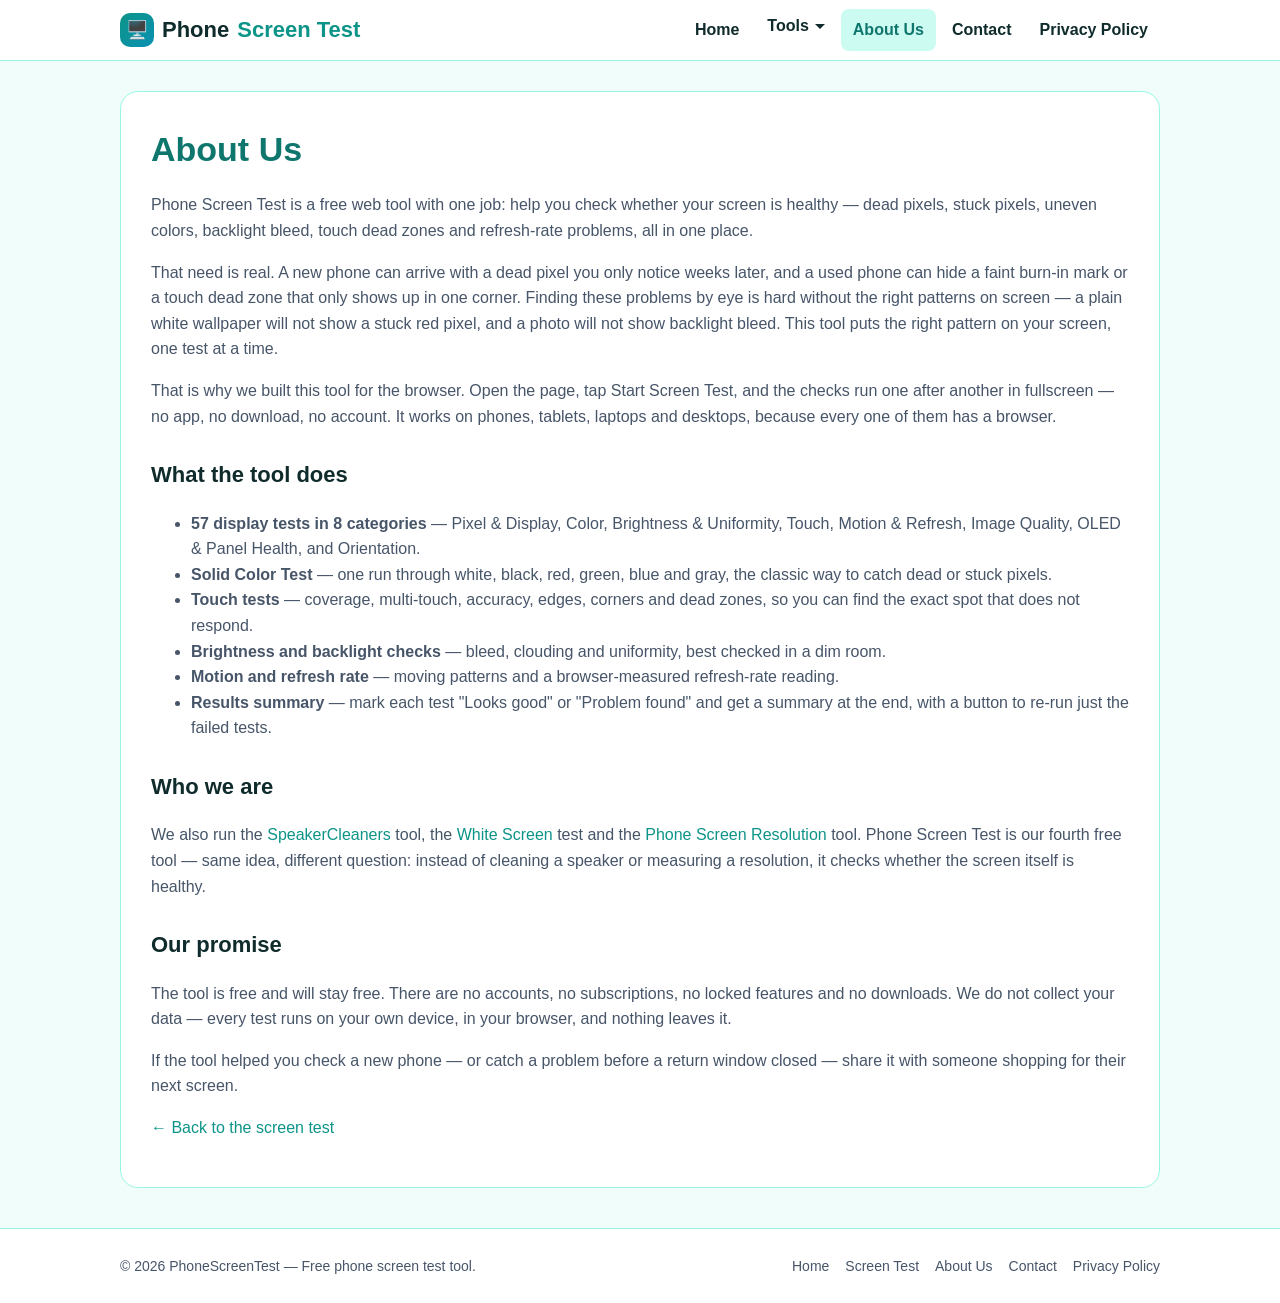
<file: about.html>
<!DOCTYPE html>
<html lang="en">
<head>
<meta charset="UTF-8">
<meta name="viewport" content="width=device-width, initial-scale=1.0">
<title>About Us - Phone Screen Test</title>
<meta name="description" content="About Phone Screen Test — a free tool with 57 display tests for dead pixels, colors, brightness, touch and refresh rate, right in your browser.">
<meta name="google-site-verification" content="_-BRUVU3ety-sxMiKPLYXIAc3S__Jb0sioMftiq5Fuo" />
<!-- Google tag (gtag.js) -->
<script async src="https://www.googletagmanager.com/gtag/js?id=G-2ZN1ZHYV9C"></script>
<script>
  window.dataLayer = window.dataLayer || [];
  function gtag(){dataLayer.push(arguments);}
  gtag('js', new Date());
  gtag('config', 'G-2ZN1ZHYV9C');
</script>
<link rel="canonical" href="https://phonescreentest.github.io/about.html">
<link rel="stylesheet" href="styles.css">
<!-- Google Search Console verification + Google Analytics: to be added after upload (own property, separate from the other sites). -->
<link rel="icon" href="data:image/svg+xml,<svg xmlns='http://www.w3.org/2000/svg' viewBox='0 0 100 100'><text y='.9em' font-size='90'>🖥️</text></svg>">
</head>
<body>
<header class="site">
  <div class="wrap">
    <a class="logo" href="https://phonescreentest.github.io/"><span class="mark">🖥️</span>Phone<b> Screen Test</b></a>
    <button type="button" class="menu-btn" id="menuBtn" aria-label="Menu" aria-expanded="false"><span></span><span></span><span></span></button>
    <nav class="main">
      <a href="https://phonescreentest.github.io/">Home</a>
      <div class="nav-drop">
        <button type="button" class="nav-drop-btn" aria-expanded="false" aria-haspopup="true">Tools <span class="caret" aria-hidden="true"></span></button>
        <div class="nav-drop-menu">
          <a href="https://phonescreentest.github.io/">Screen Test</a>
        </div>
      </div>
      <a href="about.html" class="active">About Us</a>
      <a href="contact.html">Contact</a>
      <a href="privacy-policy.html">Privacy Policy</a>
    </nav>
  </div>
</header>
<main class="wrap">
  <div class="page">
    <h1>About Us</h1>
    <p>Phone Screen Test is a free web tool with one job: help you check whether your screen is healthy — dead pixels, stuck pixels, uneven colors, backlight bleed, touch dead zones and refresh-rate problems, all in one place.</p>
    <p>That need is real. A new phone can arrive with a dead pixel you only notice weeks later, and a used phone can hide a faint burn-in mark or a touch dead zone that only shows up in one corner. Finding these problems by eye is hard without the right patterns on screen — a plain white wallpaper will not show a stuck red pixel, and a photo will not show backlight bleed. This tool puts the right pattern on your screen, one test at a time.</p>
    <p>That is why we built this tool for the browser. Open the page, tap Start Screen Test, and the checks run one after another in fullscreen — no app, no download, no account. It works on phones, tablets, laptops and desktops, because every one of them has a browser.</p>
    <h2>What the tool does</h2>
    <ul>
      <li><strong>57 display tests in 8 categories</strong> — Pixel &amp; Display, Color, Brightness &amp; Uniformity, Touch, Motion &amp; Refresh, Image Quality, OLED &amp; Panel Health, and Orientation.</li>
      <li><strong>Solid Color Test</strong> — one run through white, black, red, green, blue and gray, the classic way to catch dead or stuck pixels.</li>
      <li><strong>Touch tests</strong> — coverage, multi-touch, accuracy, edges, corners and dead zones, so you can find the exact spot that does not respond.</li>
      <li><strong>Brightness and backlight checks</strong> — bleed, clouding and uniformity, best checked in a dim room.</li>
      <li><strong>Motion and refresh rate</strong> — moving patterns and a browser-measured refresh-rate reading.</li>
      <li><strong>Results summary</strong> — mark each test "Looks good" or "Problem found" and get a summary at the end, with a button to re-run just the failed tests.</li>
    </ul>
    <h2>Who we are</h2>
    <p>We also run the <a href="https://speakercleaners.github.io/" target="_blank" rel="noopener">SpeakerCleaners</a> tool, the <a href="https://whitescreentest.github.io/" target="_blank" rel="noopener">White Screen</a> test and the <a href="https://phonescreenresolution.github.io/" target="_blank" rel="noopener">Phone Screen Resolution</a> tool. Phone Screen Test is our fourth free tool — same idea, different question: instead of cleaning a speaker or measuring a resolution, it checks whether the screen itself is healthy.</p>
    <h2>Our promise</h2>
    <p>The tool is free and will stay free. There are no accounts, no subscriptions, no locked features and no downloads. We do not collect your data — every test runs on your own device, in your browser, and nothing leaves it.</p>
    <p>If the tool helped you check a new phone — or catch a problem before a return window closed — share it with someone shopping for their next screen.</p>
    <p><a href="https://phonescreentest.github.io/">&larr; Back to the screen test</a></p>
  </div>
</main>
<footer class="site">
  <div class="wrap">
    <span>© 2026 PhoneScreenTest — Free phone screen test tool.</span>
    <nav>
      <a href="https://phonescreentest.github.io/">Home</a>
      <a href="https://phonescreentest.github.io/">Screen Test</a>
      <a href="about.html">About Us</a>
      <a href="contact.html">Contact</a>
      <a href="privacy-policy.html">Privacy Policy</a>
    </nav>
  </div>
</footer>
<script>
/* Header menu: hamburger toggle + Tools dropdown (same behaviour as our other sites). */
(function () {
  var menuBtn = document.getElementById('menuBtn');
  var mainNav = document.querySelector('nav.main');
  if (menuBtn && mainNav) {
    menuBtn.addEventListener('click', function () {
      var open = mainNav.classList.toggle('open');
      menuBtn.classList.toggle('open', open);
      menuBtn.setAttribute('aria-expanded', open ? 'true' : 'false');
    });
    mainNav.querySelectorAll('a').forEach(function (a) {
      a.addEventListener('click', function () {
        mainNav.classList.remove('open');
        menuBtn.classList.remove('open');
        menuBtn.setAttribute('aria-expanded', 'false');
      });
    });
  }
  var drop = document.querySelector('.nav-drop');
  if (drop) {
    var btn = drop.querySelector('.nav-drop-btn');
    btn.addEventListener('click', function (e) {
      e.stopPropagation();
      var open = drop.classList.toggle('open');
      btn.setAttribute('aria-expanded', open ? 'true' : 'false');
    });
    document.addEventListener('click', function (e) {
      if (!drop.contains(e.target)) {
        drop.classList.remove('open');
        btn.setAttribute('aria-expanded', 'false');
      }
    });
  }
})();
</script>
<script src="app.js"></script>
</body>
</html>
</file>
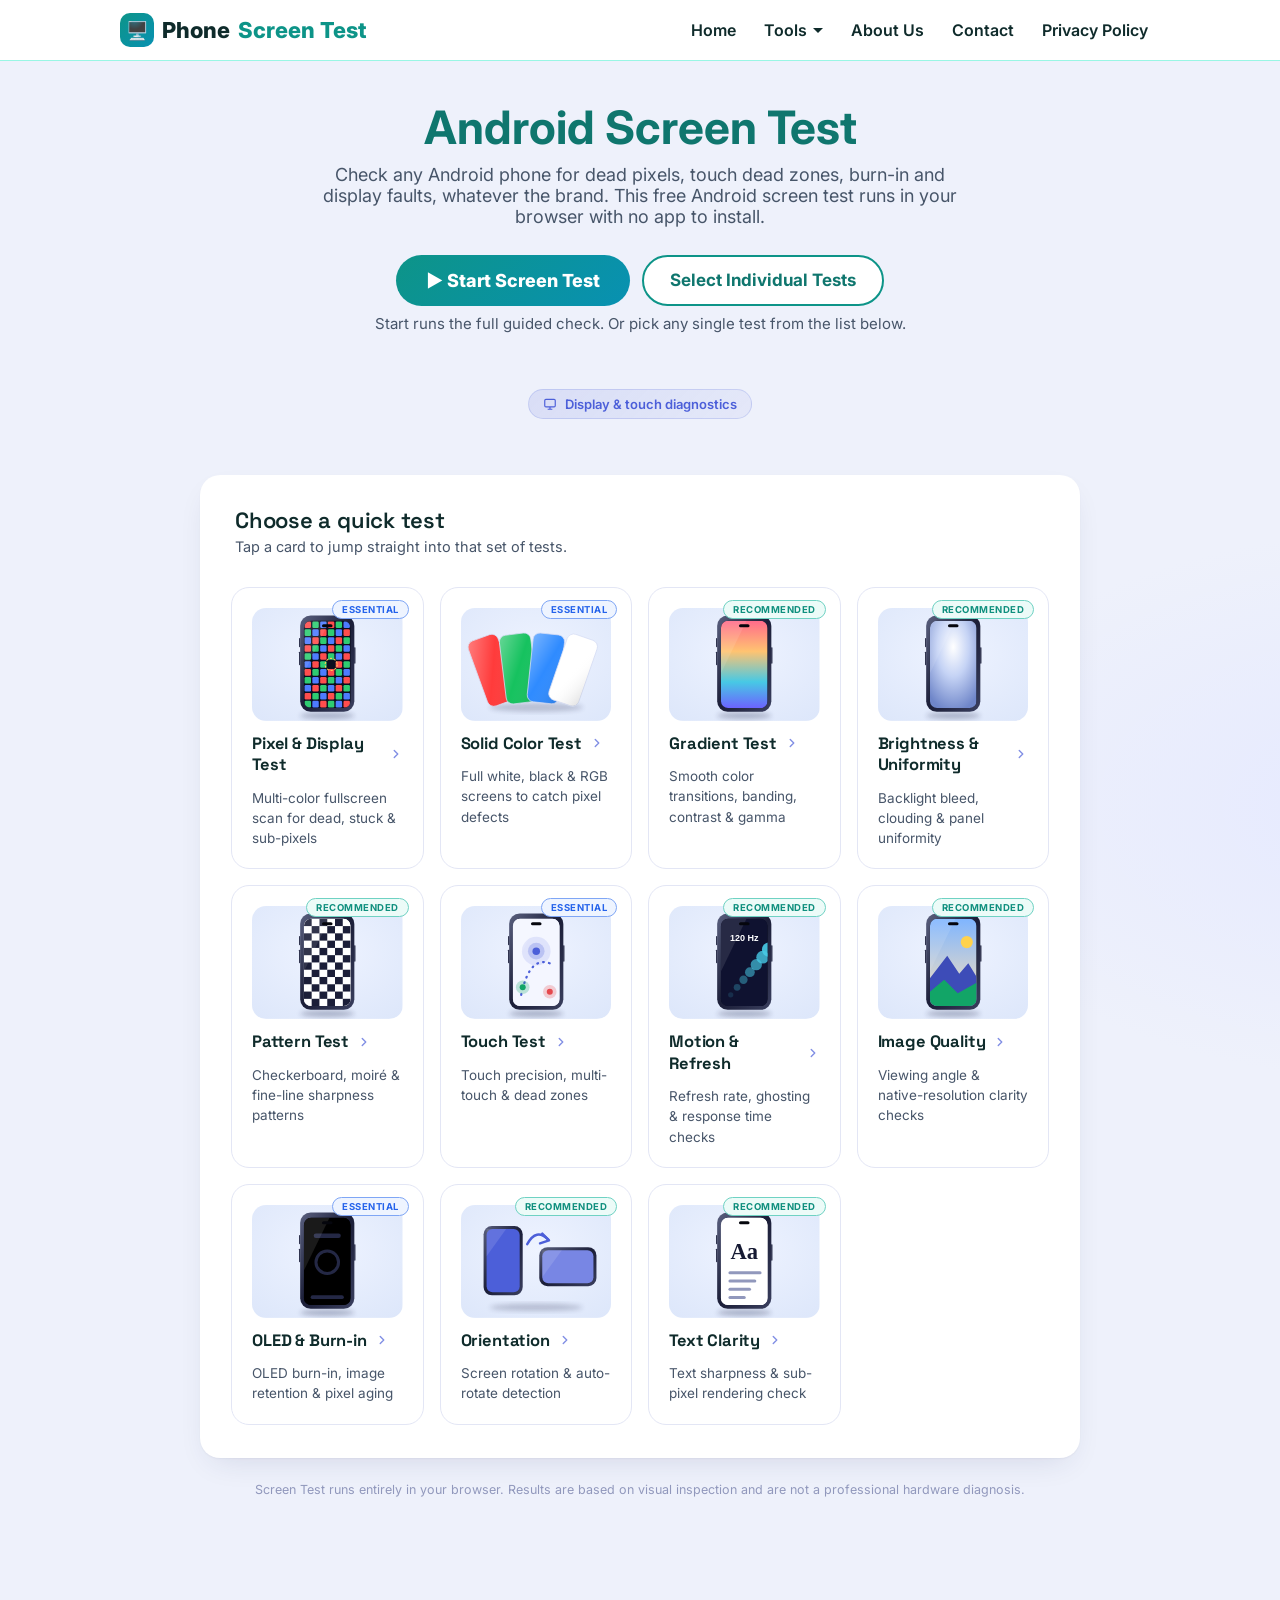
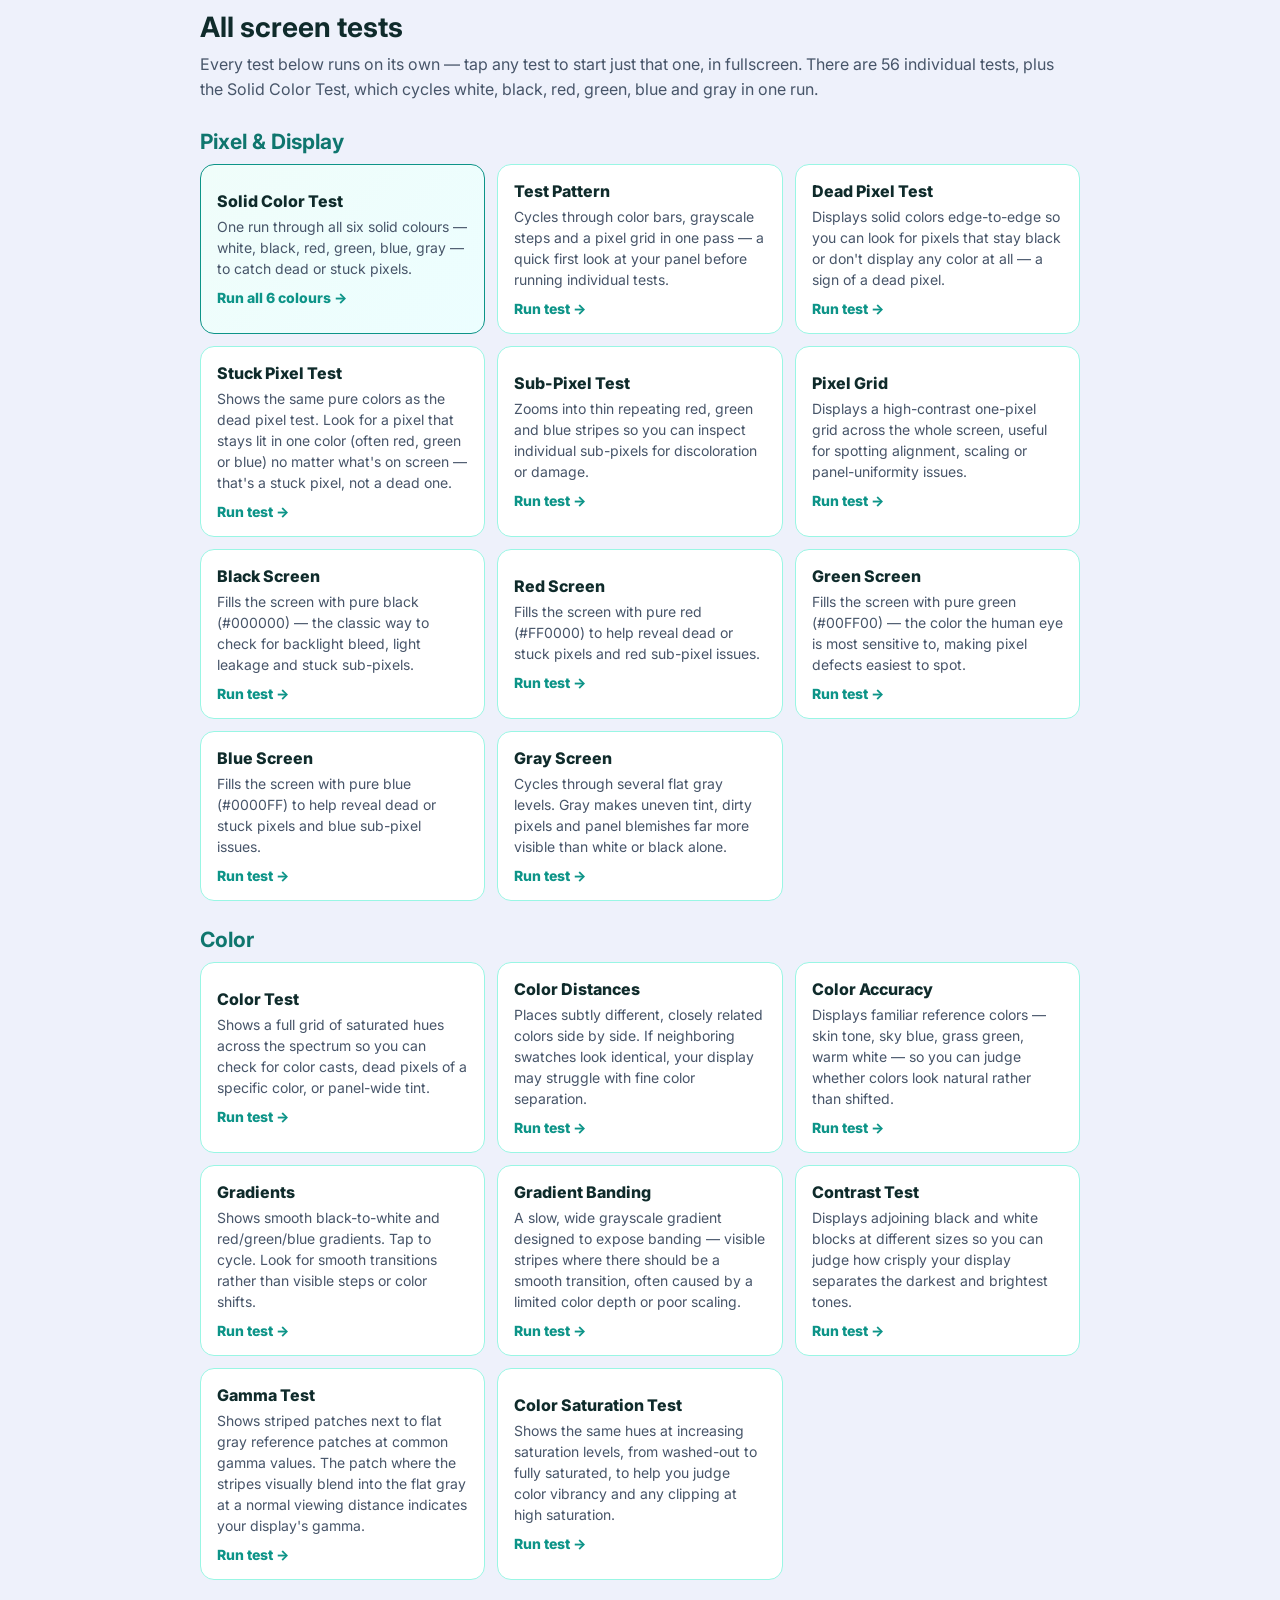
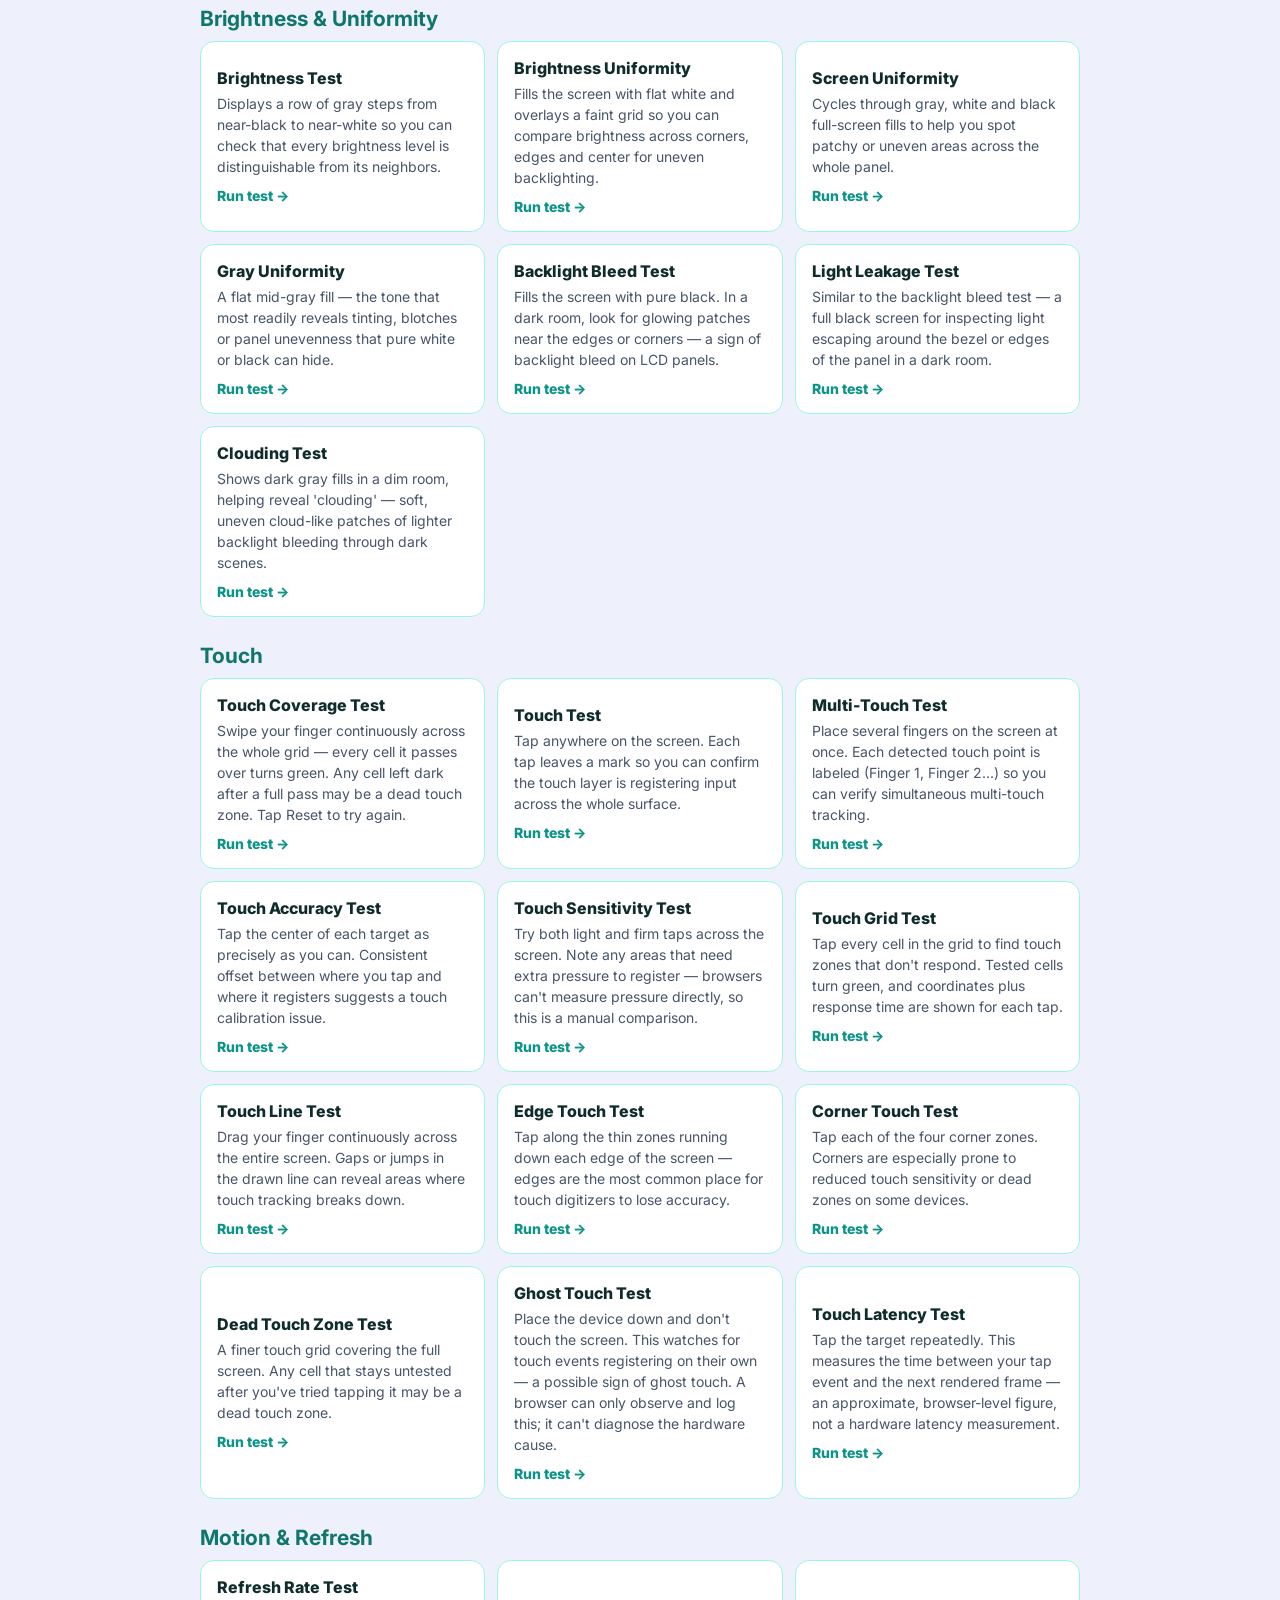
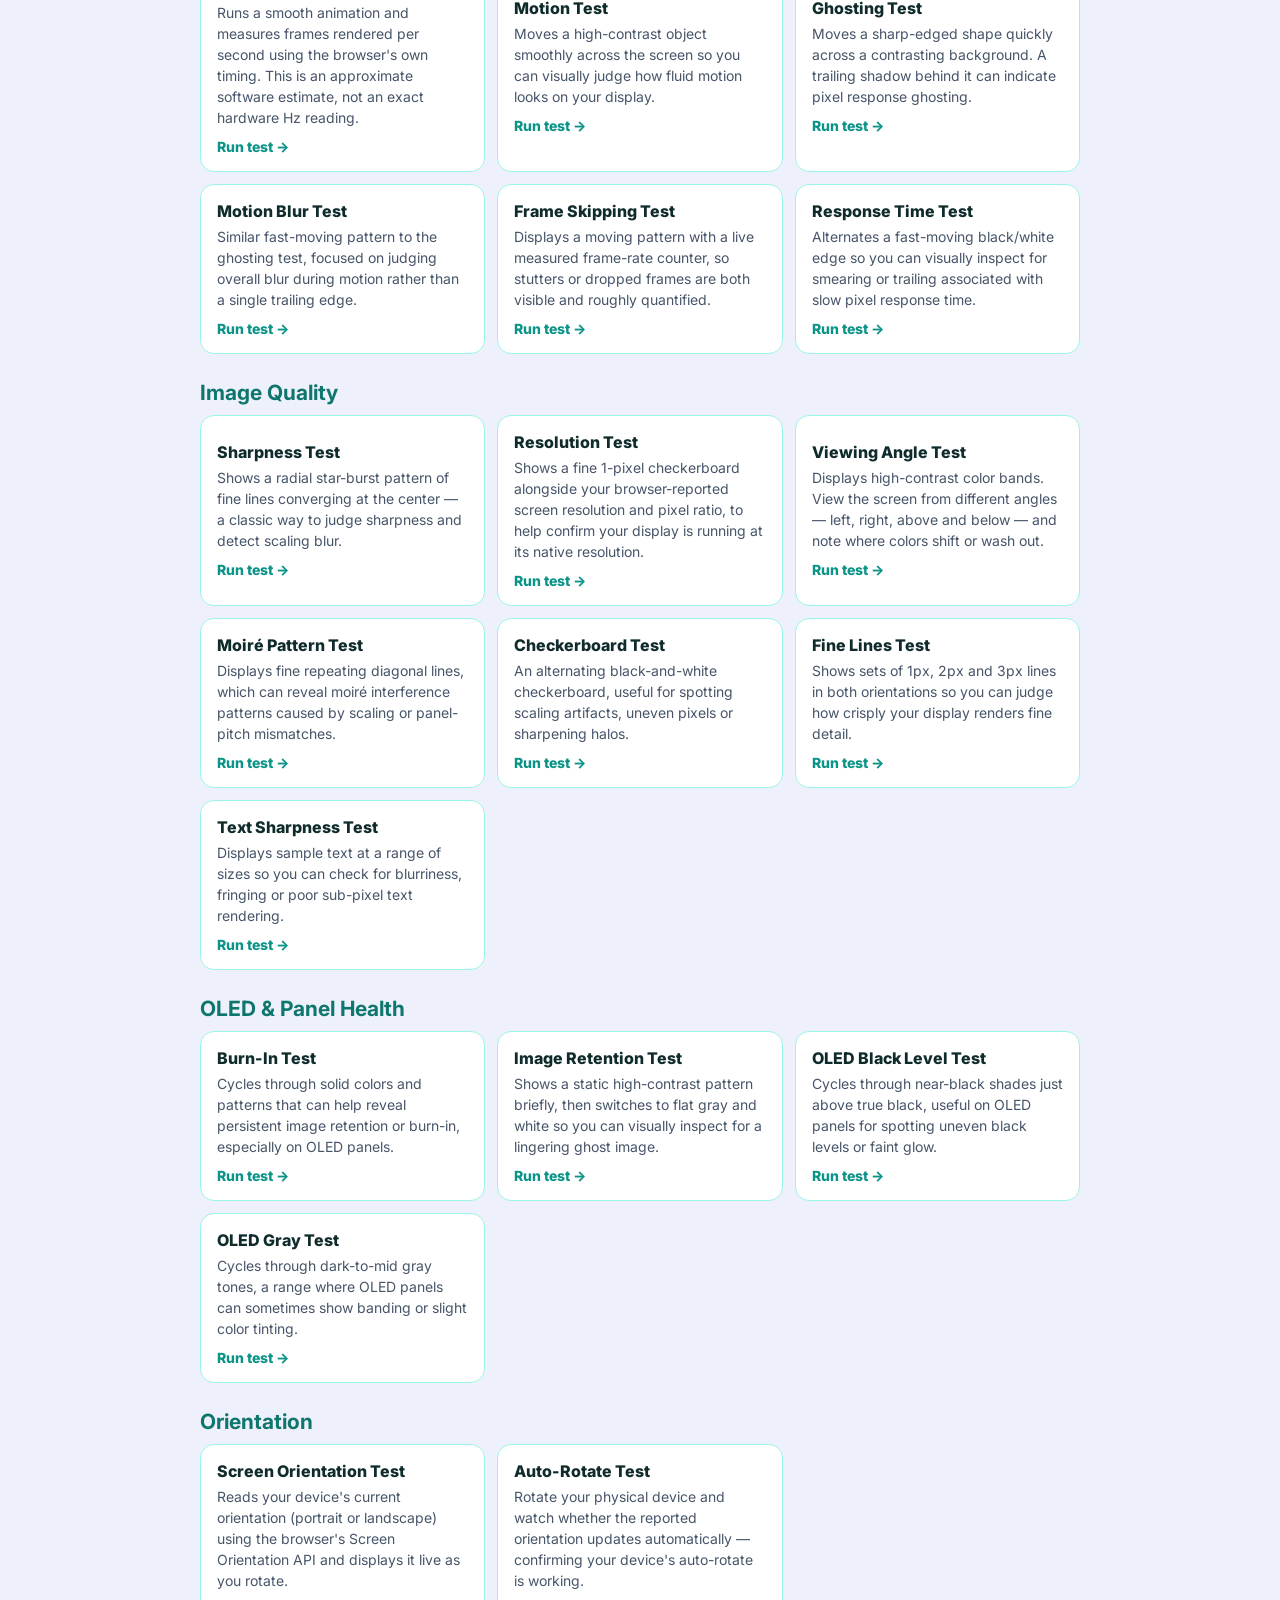
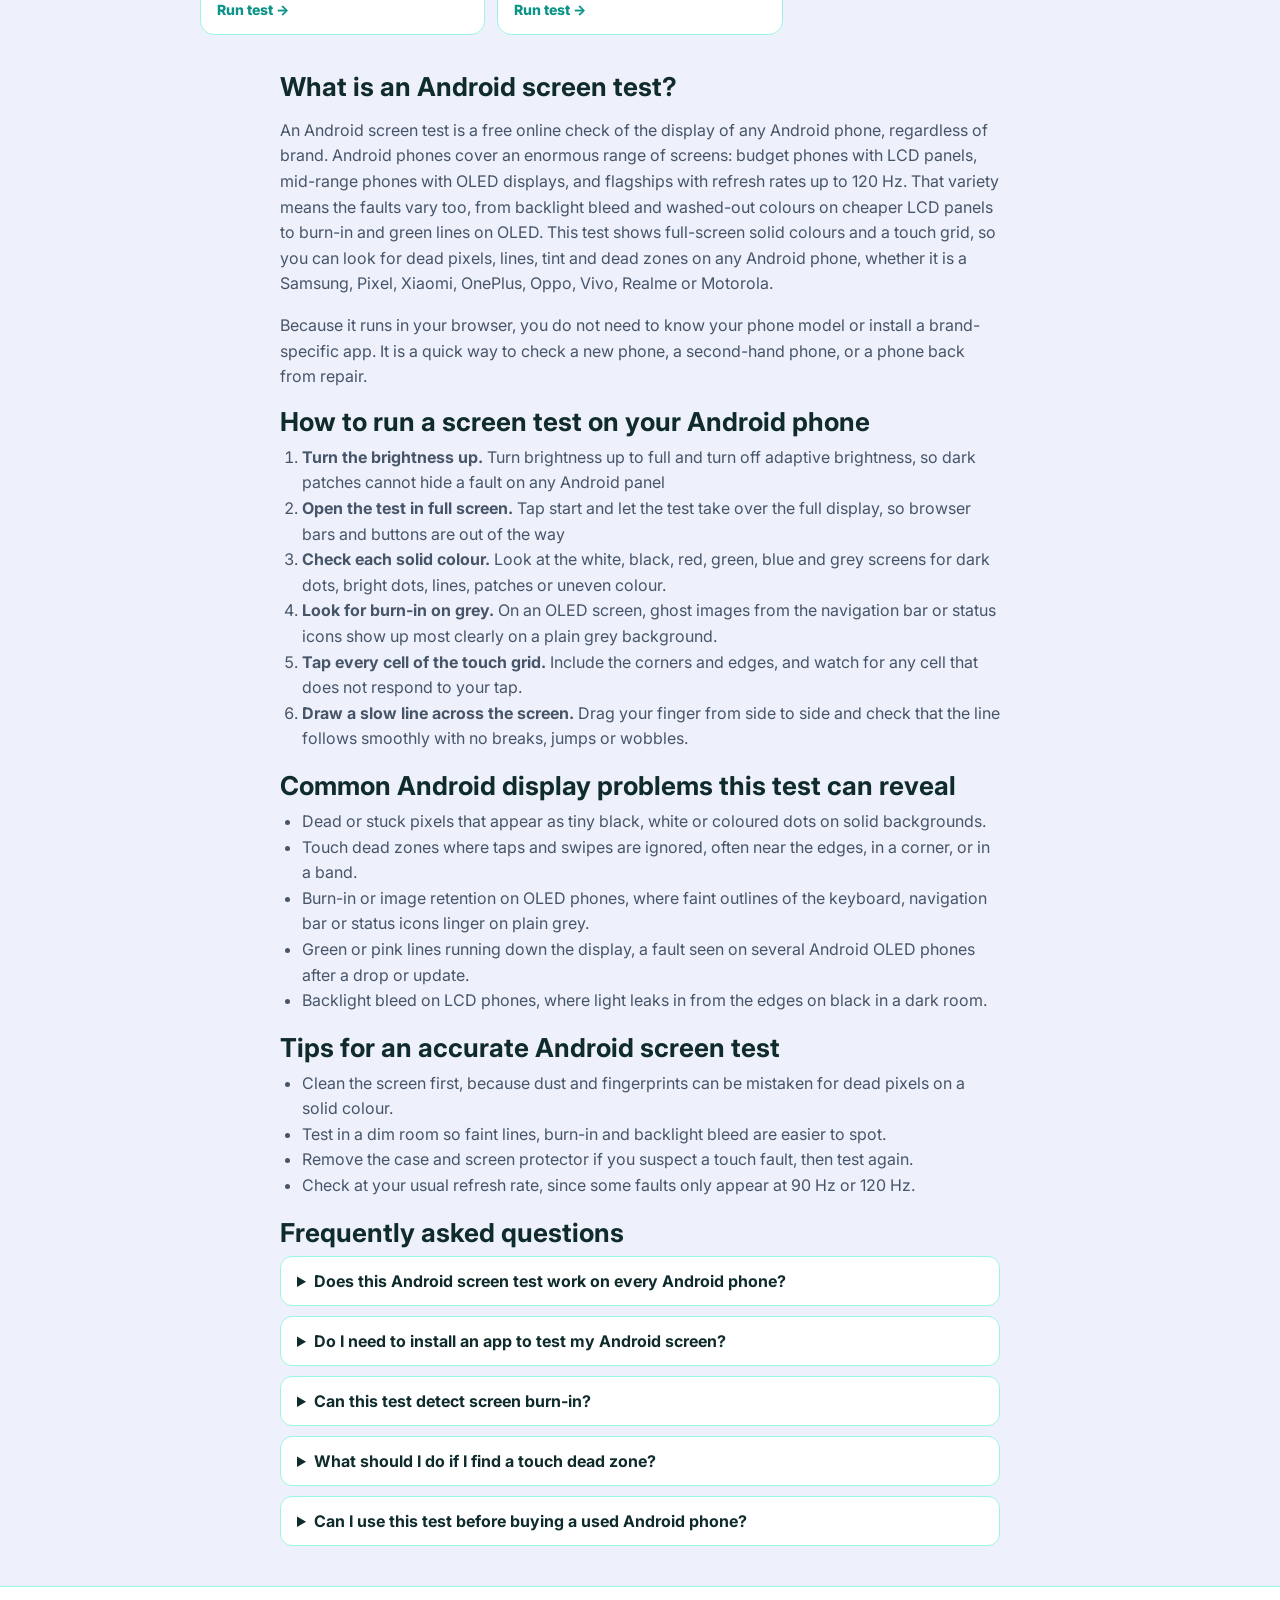
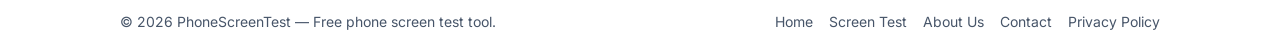
<file: android-screen-test.html>
<!DOCTYPE html>
<html lang="en">
<head>
<meta charset="UTF-8">
<meta name="viewport" content="width=device-width, initial-scale=1.0">
<title>Android Screen Test - Dead Pixels, Colors &amp; Touch (Free)</title>
<meta name="description" content="Check any Android phone screen for dead pixels, touch dead zones, burn-in and display faults. Free online Android screen test for every brand, no app needed.">
<meta name="google-site-verification" content="_-BRUVU3ety-sxMiKPLYXIAc3S__Jb0sioMftiq5Fuo" />
<!-- Google tag (gtag.js) -->
<script async src="https://www.googletagmanager.com/gtag/js?id=G-2ZN1ZHYV9C"></script>
<script>
  window.dataLayer = window.dataLayer || [];
  function gtag(){dataLayer.push(arguments);}
  gtag('js', new Date());
  gtag('config', 'G-2ZN1ZHYV9C');
</script>
<meta name="keywords" content="android screen test, android display test, android dead pixel test, android touch test, check android screen, phone screen test android">
<link rel="canonical" href="https://phonescreentest.github.io/android-screen-test.html">
<meta property="og:title" content="Android Screen Test - Dead Pixels, Colors &amp; Touch (Free)">
<meta property="og:description" content="Check any Android phone screen for dead pixels, touch dead zones, burn-in and display faults. Free online Android screen test for every brand, no app needed.">
<meta property="og:type" content="website">
<meta property="og:url" content="https://phonescreentest.github.io/android-screen-test.html">
<link rel="stylesheet" href="https://fonts.googleapis.com/css2?family=Space+Grotesk:wght@500;600;700&family=Inter:wght@400;500;600;700&display=swap">
<link rel="stylesheet" href="screen-test-assets/style.css">
<link rel="icon" href="data:image/svg+xml,<svg xmlns='http://www.w3.org/2000/svg' viewBox='0 0 100 100'><text y='.9em' font-size='90'>🖥️</text></svg>">
<style>
:root{--bg:#f0fdfa;--panel:#fff;--panel2:#ccfbf1;--line:#99f6e4;--text:#0f2b2b;--muted:#475569;--accent:#0d9488;--accent2:#0891b2;--accent-dark:#0f766e}
*{box-sizing:border-box}
html{scroll-behavior:smooth}
a{color:var(--accent);text-decoration:none}
a:hover{text-decoration:underline}
.wrap{max-width:1080px;margin:0 auto;padding:0 20px}
header.site{background:#fff;border-bottom:1px solid var(--line);position:sticky;top:0;z-index:10}
header.site .wrap{display:flex;align-items:center;justify-content:space-between;min-height:60px}
.logo{font-size:22px;font-weight:800;color:var(--text);display:flex;align-items:center;gap:8px}
.logo:hover{text-decoration:none}
.logo .mark{width:34px;height:34px;border-radius:10px;background:linear-gradient(135deg,var(--accent),var(--accent2));color:#fff;display:inline-flex;align-items:center;justify-content:center;font-size:18px}
.logo b{color:var(--accent);font-weight:800}
nav.main{display:flex;gap:4px;flex-wrap:wrap}
nav.main a{color:var(--text);font-weight:600;padding:8px 12px;border-radius:8px}
nav.main a:hover,nav.main a.active{background:var(--panel2);color:var(--accent-dark);text-decoration:none}
.menu-btn{display:none}
.nav-drop{position:relative}
.nav-drop-btn{font-family:inherit;font-size:16px;font-weight:600;color:var(--text);background:none;border:0;padding:8px 12px;border-radius:8px;cursor:pointer;display:inline-flex;align-items:center;gap:6px}
.nav-drop-btn:hover,.nav-drop-btn.active{background:var(--panel2);color:var(--accent-dark)}
.nav-drop-btn .caret{width:0;height:0;border-left:5px solid transparent;border-right:5px solid transparent;border-top:5px solid currentColor;transition:transform .2s}
.nav-drop.open .nav-drop-btn .caret{transform:rotate(180deg)}
.nav-drop-menu{display:none;position:absolute;top:calc(100% + 6px);left:0;min-width:230px;background:#fff;border:1px solid var(--line);border-radius:12px;box-shadow:0 12px 30px rgba(13,148,136,.15);padding:6px;z-index:20}
.nav-drop.open .nav-drop-menu{display:block}
.nav-drop-menu a{display:block;padding:10px 12px;border-radius:8px;color:var(--text);font-weight:600}
.nav-drop-menu a:hover,.nav-drop-menu a.active{background:var(--panel2);color:var(--accent-dark);text-decoration:none}
.page-hero{text-align:center;padding:40px 20px 6px}
.page-hero h1{font-size:46px;line-height:1.15;margin:0 0 10px;color:var(--accent-dark)}
.page-hero p.lede{font-size:18px;color:var(--muted);max-width:660px;margin:0 auto 22px}
footer.site{border-top:1px solid var(--line);background:#fff;padding:26px 0;margin-top:20px}
footer.site .wrap{display:flex;justify-content:space-between;gap:16px;flex-wrap:wrap;color:var(--muted);font-size:14px}
footer.site nav{display:flex;gap:16px;flex-wrap:wrap}
footer.site nav a{color:var(--muted)}
/* Top actions: Start Screen Test + Select Individual Tests (own classes, no clash with plugin .btn) */
.pst-top-actions{display:flex;gap:12px;justify-content:center;flex-wrap:wrap;margin:0 auto 8px}
.pst-start{border:0;cursor:pointer;padding:15px 30px;border-radius:999px;font-size:18px;font-weight:800;color:#fff;background:linear-gradient(135deg,var(--accent),var(--accent2));font-family:inherit}
.pst-start:hover{opacity:.92}
.pst-select{border:2px solid var(--accent);background:#fff;color:var(--accent-dark);cursor:pointer;padding:13px 26px;border-radius:999px;font-size:17px;font-weight:700;font-family:inherit}
.pst-select:hover{background:var(--panel2)}
.pst-top-note{text-align:center;color:var(--muted);font-size:15px;margin:6px 0 0}
/* All-tests list below the tool (own .pst- classes; plugin .card/.btn untouched) */
.pst-all{max-width:920px;margin:0 auto;padding:30px 20px 10px}
.pst-all h2{font-size:28px;margin:0 0 8px;color:var(--text)}
.pst-all-intro{color:var(--muted);font-size:16px;line-height:1.6;margin:0 0 10px}
.pst-all h3{font-size:21px;margin:26px 0 10px;color:var(--accent-dark)}
.pst-test-grid{display:grid;grid-template-columns:repeat(auto-fill,minmax(260px,1fr));gap:12px}
.pst-test-btn{display:block;width:100%;text-align:left;background:#fff;border:1px solid var(--line);border-radius:14px;padding:16px;cursor:pointer;font-family:inherit}
.pst-test-btn:hover{border-color:var(--accent);box-shadow:0 6px 18px rgba(13,148,136,.14)}
.pst-test-name{display:block;font-size:16px;font-weight:800;color:var(--text)}
.pst-test-desc{display:block;font-size:14px;line-height:1.5;color:var(--muted);margin:5px 0 10px}
.pst-test-run{display:inline-block;font-size:14px;font-weight:800;color:var(--accent)}
.pst-test-group{background:linear-gradient(135deg,#f0fdfa,#ecfeff);border-color:var(--accent)}
/* SEO content under the tool (own classes, no clash with the tool stylesheet) */
.st-info{max-width:760px;margin:0 auto;padding:26px 20px 10px}
.st-info h2{font-size:26px;margin:0 0 8px;color:#0f2b2b}
.st-info p,.st-info li{color:#475569;font-size:16px;line-height:1.6}
.st-info ul,.st-info ol{margin:8px 0 18px;padding-left:22px}
.st-info details{background:#fff;border:1px solid var(--line);border-radius:12px;padding:14px 16px;margin-bottom:10px}
.st-info summary{font-weight:700;cursor:pointer;font-size:16px;color:#0f2b2b}
.st-info details p{margin:8px 0 0}
@media (max-width:820px){
  .page-hero h1{font-size:34px}
  .nav-drop{width:100%}
  .nav-drop-btn{width:100%;justify-content:space-between}
  .nav-drop-menu{position:static;box-shadow:none;border:0;border-radius:0;background:transparent;padding:2px 0 2px 14px;min-width:0}
  .nav-drop-menu a{padding:10px 12px}
  header.site .wrap{position:relative}
  .menu-btn{display:flex;flex-direction:column;justify-content:center;gap:5px;width:40px;height:40px;padding:9px;background:none;border:0;cursor:pointer}
  .menu-btn span{display:block;height:3px;background:var(--text);border-radius:2px;transition:transform .2s,opacity .2s}
  .menu-btn.open span:nth-child(1){transform:translateY(8px) rotate(45deg)}
  .menu-btn.open span:nth-child(2){opacity:0}
  .menu-btn.open span:nth-child(3){transform:translateY(-8px) rotate(-45deg)}
  nav.main{display:none}
  nav.main.open{display:flex;flex-direction:column;position:absolute;top:100%;left:0;right:0;background:#fff;border-bottom:1px solid var(--line);padding:10px 20px 14px;gap:2px}
  nav.main.open a{padding:10px 12px}
}
</style>
</head>
<body>
<header class="site">
  <div class="wrap">
    <a class="logo" href="https://phonescreentest.github.io/"><span class="mark">🖥️</span>Phone<b> Screen Test</b></a>
    <button type="button" class="menu-btn" id="menuBtn" aria-label="Menu" aria-expanded="false"><span></span><span></span><span></span></button>
    <nav class="main">
      <a href="https://phonescreentest.github.io/">Home</a>
      <div class="nav-drop">
        <button type="button" class="nav-drop-btn" aria-expanded="false" aria-haspopup="true">Tools <span class="caret" aria-hidden="true"></span></button>
        <div class="nav-drop-menu">
          <a href="https://phonescreentest.github.io/">Screen Test</a>
        </div>
      </div>
      <a href="about.html">About Us</a>
      <a href="contact.html">Contact</a>
      <a href="privacy-policy.html">Privacy Policy</a>
    </nav>
  </div>
</header>
<main class="wrap">
  <div class="page-hero">
    <h1>Android Screen Test</h1>
    <p class="lede">Check any Android phone for dead pixels, touch dead zones, burn-in and display faults, whatever the brand. This free Android screen test runs in your browser with no app to install.</p>
  </div>

  <div class="pst-top-actions">
    <button type="button" class="pst-start" data-stt-start>&#9654; Start Screen Test</button>
    <button type="button" class="pst-select" id="pstSelectBtn">Select Individual Tests</button>
  </div>
  <p class="pst-top-note">Start runs the full guided check. Or pick any single test from the list below.</p>

<div class="screen-test-tool-wrapper">
<div id="screen-test-app" style="visibility:hidden">

  <!-- ============ CATEGORY QUICK-START SCREEN ============ -->
  <div id="category-screen">
    <div class="page-wrap">
      <header class="hero">
        <span class="eyebrow">
          <svg width="14" height="14" style="width:14px;height:14px" viewBox="0 0 24 24" fill="none" stroke="currentColor" stroke-width="2"><rect x="3" y="4" width="18" height="13" rx="2"/><path d="M8 21h8M12 17v4"/></svg>
          Display &amp; touch diagnostics
        </span>
      </header>

      <div class="card" id="screen-test-cards">
        <div class="card-header">
          <h2>Choose a quick test</h2>
          <p>Tap a card to jump straight into that set of tests.</p>
        </div>
        <div class="category-grid" id="category-grid"></div>
      </div>

      <div class="individual-tests-link-wrap" style="text-align:center;margin-top:20px;">
        <button class="link-btn" id="show-individual-tests-link">Or choose individual tests →</button>
      </div>

      <footer class="tiny-note">Screen Test runs entirely in your browser. Results are based on visual inspection and are not a professional hardware diagnosis.</footer>
    </div>
  </div>

  <!-- ============ SELECTION SCREEN (advanced / individual tests) ============ -->
  <div id="selection-screen" class="hidden">
    <div class="page-wrap">
      <div style="margin-bottom:10px;">
        <button class="link-btn" id="back-to-quickstart-link">← Back to quick start</button>
      </div>
      <header class="hero">
        <span class="eyebrow">
          <svg width="14" height="14" style="width:14px;height:14px" viewBox="0 0 24 24" fill="none" stroke="currentColor" stroke-width="2"><rect x="3" y="4" width="18" height="13" rx="2"/><path d="M8 21h8M12 17v4"/></svg>
          Display &amp; touch diagnostics
        </span>
      </header>

      <div class="card">
        <div class="card-header">
          <h2>Choose the test(s) you would like to perform</h2>
          <p>Tap a test to select it, or the info icon to see what it checks.</p>
        </div>
        <div class="categories" id="categories-container"></div>

        <div class="control-bar">
          <div class="bulk-actions">
            <button class="link-btn" id="select-all-btn">Select all</button>
            <button class="link-btn" id="select-none-btn">Select none</button>
            <span class="count-pill" id="count-pill"><b>0</b> tests selected</span>
          </div>
          <div class="action-btns">
            <button class="btn btn-ghost" id="setup-guide-btn">View setup guide</button>
            <button class="btn btn-primary" id="start-test-btn" disabled>Start test</button>
          </div>
        </div>
      </div>

      <footer class="tiny-note">Screen Test runs entirely in your browser. Results are based on visual inspection and are not a professional hardware diagnosis.</footer>
    </div>
  </div>

  <!-- ============ TEST RUNNER ============ -->
  <div id="test-runner" class="hidden">
    <div id="runner-topbar">
      <span class="topbar-chip" id="progress-chip">Test 1 of 1<span class="test-title" id="runner-test-name"></span></span>
    </div>
    <div id="test-stage" role="region" aria-label="Test display area"></div>
    <button id="stt-v102-runner-controls-toggle" type="button" aria-label="Hide test navigation" aria-expanded="true" title="Hide test navigation">
      <svg class="stt-v102-toggle-arrow stt-v102-toggle-arrow-down" viewBox="0 0 24 24" fill="none" stroke="currentColor" stroke-width="2.4" stroke-linecap="round" stroke-linejoin="round"><path d="M6 9l6 6 6-6"/></svg>
      <svg class="stt-v102-toggle-arrow stt-v102-toggle-arrow-up" viewBox="0 0 24 24" fill="none" stroke="currentColor" stroke-width="2.4" stroke-linecap="round" stroke-linejoin="round"><path d="M6 15l6-6 6 6"/></svg>
    </button>
    <div id="runner-bottombar">
      <button class="rbtn" id="btn-prev" aria-label="Previous test">
        <svg viewBox="0 0 24 24" fill="none" stroke="currentColor" stroke-width="2.2" stroke-linecap="round" stroke-linejoin="round"><path d="M15 18l-6-6 6-6"/></svg>
        Previous
      </button>
      <button class="rbtn bad" id="btn-problem">
        <svg viewBox="0 0 24 24" fill="none" stroke="currentColor" stroke-width="2.2" stroke-linecap="round" stroke-linejoin="round"><path d="M12 9v4M12 17h.01M10.3 3.9L1.8 18a2 2 0 001.7 3h17a2 2 0 001.7-3L13.7 3.9a2 2 0 00-3.4 0z"/></svg>
        Problem found
      </button>
      <button class="rbtn good" id="btn-good">
        <svg viewBox="0 0 24 24" fill="none" stroke="currentColor" stroke-width="2.2" stroke-linecap="round" stroke-linejoin="round"><path d="M20 6L9 17l-5-5"/></svg>
        Looks good
      </button>
      <button class="rbtn" id="btn-skip">Skip</button>
      <button class="rbtn" id="btn-next" aria-label="Next test">
        Next
        <svg viewBox="0 0 24 24" fill="none" stroke="currentColor" stroke-width="2.2" stroke-linecap="round" stroke-linejoin="round"><path d="M9 18l6-6-6-6"/></svg>
      </button>
    </div>

    <!-- Inside the fullscreen element so the confirmation remains visible. -->
    <div class="modal-overlay hidden" id="exit-modal-overlay">
      <div class="modal" style="max-width:380px;" role="dialog" aria-modal="true" aria-labelledby="exit-modal-title">
        <h3 id="exit-modal-title">Exit this test?</h3>
        <p>Your progress on remaining tests will be lost. Completed results so far won't be saved.</p>
        <div class="modal-actions">
          <button class="btn" id="exit-cancel-btn">Keep testing</button>
          <button class="btn btn-danger" id="exit-confirm-btn">Exit</button>
        </div>
      </div>
    </div>
  </div>

  <!-- ============ RESULTS SCREEN ============ -->
  <div id="results-screen" class="hidden">
    <div class="page-wrap">
      <header class="hero">
        <span class="eyebrow">
          <svg width="14" height="14" style="width:14px;height:14px" viewBox="0 0 24 24" fill="none" stroke="currentColor" stroke-width="2"><path d="M20 6L9 17l-5-5"/></svg>
          Screen test complete
        </span>
        <h2 style="font-size:clamp(30px,5vw,42px);">Your results</h2>
        <p>Here's how your display performed across the tests you ran.</p>
      </header>
      <div class="card">
        <div class="results-summary" id="results-summary"></div>
        <div class="result-list" id="results-list"></div>
        <div class="control-bar" style="justify-content:center;">
          <div class="action-btns">
            <button class="btn" id="test-again-btn">Test again</button>
            <button class="btn" id="run-failed-btn">Run failed tests</button>
            <button class="btn btn-primary" id="new-test-btn">Start new test</button>
            <button class="btn stt-results-close" id="results-close-btn">Close</button>
          </div>
        </div>
      </div>
      <footer class="tiny-note">Your results are based on the tests you performed and are not a professional hardware diagnosis.</footer>
    </div>
  </div>

  <!-- Info modal -->
  <div class="modal-overlay hidden" id="info-modal-overlay">
    <div class="modal" role="dialog" aria-modal="true" aria-labelledby="info-modal-title">
      <span class="cat-tag" id="info-modal-cat"></span>
      <h3 id="info-modal-title"></h3>
      <p id="info-modal-desc"></p>
      <div class="modal-actions">
        <button class="btn" id="info-modal-close">Close</button>
        <button class="btn btn-primary" id="info-modal-select">Select this test</button>
      </div>
    </div>
  </div>

  <!-- Setup guide modal -->
  <div class="modal-overlay hidden" id="guide-modal-overlay">
    <div class="modal" style="max-width:480px;" role="dialog" aria-modal="true" aria-labelledby="guide-modal-title">
      <h3 id="guide-modal-title">Before you start</h3>
      <ol class="guide-list">
        <li><span class="num">1</span> Clean your screen so smudges aren't mistaken for dead pixels or clouding.</li>
        <li><span class="num">2</span> Dim the room for backlight bleed, light leakage, and black-level tests — these show up best in the dark.</li>
        <li><span class="num">3</span> Use normal room lighting for color, brightness, and uniformity tests.</li>
        <li><span class="num">4</span> For touch tests, use a finger or stylus and try to cover the entire screen, including edges and corners.</li>
        <li><span class="num">5</span> Fullscreen mode gives the most accurate results — allow it if your browser prompts you.</li>
        <li><span class="num">6</span> Motion and refresh-rate readings are approximate, browser-measured estimates — not exact hardware specs.</li>
      </ol>
      <div class="modal-actions">
        <button class="btn btn-primary" id="guide-modal-close">Got it</button>
      </div>
    </div>
  </div>

</div>
  </div>

<section class="pst-all" id="all-tests">
<h2>All screen tests</h2>
<p class="pst-all-intro">Every test below runs on its own — tap any test to start just that one, in fullscreen. There are 56 individual tests, plus the Solid Color Test, which cycles white, black, red, green, blue and gray in one run.</p>
<h3>Pixel &amp; Display</h3>
<div class="pst-test-grid">
<button type="button" class="pst-test-btn pst-test-group" data-group-label="Solid Color Test"><span class="pst-test-name">Solid Color Test</span><span class="pst-test-desc">One run through all six solid colours — white, black, red, green, blue, gray — to catch dead or stuck pixels.</span><span class="pst-test-run">Run all 6 colours →</span></button>
<button type="button" class="pst-test-btn" data-test-id="test-pattern"><span class="pst-test-name">Test Pattern</span><span class="pst-test-desc">Cycles through color bars, grayscale steps and a pixel grid in one pass — a quick first look at your panel before running individual tests.</span><span class="pst-test-run">Run test →</span></button>
<button type="button" class="pst-test-btn" data-test-id="dead-pixel"><span class="pst-test-name">Dead Pixel Test</span><span class="pst-test-desc">Displays solid colors edge-to-edge so you can look for pixels that stay black or don&#x27;t display any color at all — a sign of a dead pixel.</span><span class="pst-test-run">Run test →</span></button>
<button type="button" class="pst-test-btn" data-test-id="stuck-pixel"><span class="pst-test-name">Stuck Pixel Test</span><span class="pst-test-desc">Shows the same pure colors as the dead pixel test. Look for a pixel that stays lit in one color (often red, green or blue) no matter what&#x27;s on screen — that&#x27;s a stuck pixel, not a dead one.</span><span class="pst-test-run">Run test →</span></button>
<button type="button" class="pst-test-btn" data-test-id="sub-pixel"><span class="pst-test-name">Sub-Pixel Test</span><span class="pst-test-desc">Zooms into thin repeating red, green and blue stripes so you can inspect individual sub-pixels for discoloration or damage.</span><span class="pst-test-run">Run test →</span></button>
<button type="button" class="pst-test-btn" data-test-id="pixel-grid"><span class="pst-test-name">Pixel Grid</span><span class="pst-test-desc">Displays a high-contrast one-pixel grid across the whole screen, useful for spotting alignment, scaling or panel-uniformity issues.</span><span class="pst-test-run">Run test →</span></button>
<button type="button" class="pst-test-btn" data-test-id="black-screen"><span class="pst-test-name">Black Screen</span><span class="pst-test-desc">Fills the screen with pure black (#000000) — the classic way to check for backlight bleed, light leakage and stuck sub-pixels.</span><span class="pst-test-run">Run test →</span></button>
<button type="button" class="pst-test-btn" data-test-id="red-screen"><span class="pst-test-name">Red Screen</span><span class="pst-test-desc">Fills the screen with pure red (#FF0000) to help reveal dead or stuck pixels and red sub-pixel issues.</span><span class="pst-test-run">Run test →</span></button>
<button type="button" class="pst-test-btn" data-test-id="green-screen"><span class="pst-test-name">Green Screen</span><span class="pst-test-desc">Fills the screen with pure green (#00FF00) — the color the human eye is most sensitive to, making pixel defects easiest to spot.</span><span class="pst-test-run">Run test →</span></button>
<button type="button" class="pst-test-btn" data-test-id="blue-screen"><span class="pst-test-name">Blue Screen</span><span class="pst-test-desc">Fills the screen with pure blue (#0000FF) to help reveal dead or stuck pixels and blue sub-pixel issues.</span><span class="pst-test-run">Run test →</span></button>
<button type="button" class="pst-test-btn" data-test-id="gray-screen"><span class="pst-test-name">Gray Screen</span><span class="pst-test-desc">Cycles through several flat gray levels. Gray makes uneven tint, dirty pixels and panel blemishes far more visible than white or black alone.</span><span class="pst-test-run">Run test →</span></button>
</div>
<h3>Color</h3>
<div class="pst-test-grid">
<button type="button" class="pst-test-btn" data-test-id="color-test"><span class="pst-test-name">Color Test</span><span class="pst-test-desc">Shows a full grid of saturated hues across the spectrum so you can check for color casts, dead pixels of a specific color, or panel-wide tint.</span><span class="pst-test-run">Run test →</span></button>
<button type="button" class="pst-test-btn" data-test-id="color-distances"><span class="pst-test-name">Color Distances</span><span class="pst-test-desc">Places subtly different, closely related colors side by side. If neighboring swatches look identical, your display may struggle with fine color separation.</span><span class="pst-test-run">Run test →</span></button>
<button type="button" class="pst-test-btn" data-test-id="color-accuracy"><span class="pst-test-name">Color Accuracy</span><span class="pst-test-desc">Displays familiar reference colors — skin tone, sky blue, grass green, warm white — so you can judge whether colors look natural rather than shifted.</span><span class="pst-test-run">Run test →</span></button>
<button type="button" class="pst-test-btn" data-test-id="gradients"><span class="pst-test-name">Gradients</span><span class="pst-test-desc">Shows smooth black-to-white and red/green/blue gradients. Tap to cycle. Look for smooth transitions rather than visible steps or color shifts.</span><span class="pst-test-run">Run test →</span></button>
<button type="button" class="pst-test-btn" data-test-id="gradient-banding"><span class="pst-test-name">Gradient Banding</span><span class="pst-test-desc">A slow, wide grayscale gradient designed to expose banding — visible stripes where there should be a smooth transition, often caused by a limited color depth or poor scaling.</span><span class="pst-test-run">Run test →</span></button>
<button type="button" class="pst-test-btn" data-test-id="contrast-test"><span class="pst-test-name">Contrast Test</span><span class="pst-test-desc">Displays adjoining black and white blocks at different sizes so you can judge how crisply your display separates the darkest and brightest tones.</span><span class="pst-test-run">Run test →</span></button>
<button type="button" class="pst-test-btn" data-test-id="gamma-test"><span class="pst-test-name">Gamma Test</span><span class="pst-test-desc">Shows striped patches next to flat gray reference patches at common gamma values. The patch where the stripes visually blend into the flat gray at a normal viewing distance indicates your display&#x27;s gamma.</span><span class="pst-test-run">Run test →</span></button>
<button type="button" class="pst-test-btn" data-test-id="color-saturation"><span class="pst-test-name">Color Saturation Test</span><span class="pst-test-desc">Shows the same hues at increasing saturation levels, from washed-out to fully saturated, to help you judge color vibrancy and any clipping at high saturation.</span><span class="pst-test-run">Run test →</span></button>
</div>
<h3>Brightness &amp; Uniformity</h3>
<div class="pst-test-grid">
<button type="button" class="pst-test-btn" data-test-id="brightness-test"><span class="pst-test-name">Brightness Test</span><span class="pst-test-desc">Displays a row of gray steps from near-black to near-white so you can check that every brightness level is distinguishable from its neighbors.</span><span class="pst-test-run">Run test →</span></button>
<button type="button" class="pst-test-btn" data-test-id="brightness-uniformity"><span class="pst-test-name">Brightness Uniformity</span><span class="pst-test-desc">Fills the screen with flat white and overlays a faint grid so you can compare brightness across corners, edges and center for uneven backlighting.</span><span class="pst-test-run">Run test →</span></button>
<button type="button" class="pst-test-btn" data-test-id="screen-uniformity"><span class="pst-test-name">Screen Uniformity</span><span class="pst-test-desc">Cycles through gray, white and black full-screen fills to help you spot patchy or uneven areas across the whole panel.</span><span class="pst-test-run">Run test →</span></button>
<button type="button" class="pst-test-btn" data-test-id="gray-uniformity"><span class="pst-test-name">Gray Uniformity</span><span class="pst-test-desc">A flat mid-gray fill — the tone that most readily reveals tinting, blotches or panel unevenness that pure white or black can hide.</span><span class="pst-test-run">Run test →</span></button>
<button type="button" class="pst-test-btn" data-test-id="backlight-bleed"><span class="pst-test-name">Backlight Bleed Test</span><span class="pst-test-desc">Fills the screen with pure black. In a dark room, look for glowing patches near the edges or corners — a sign of backlight bleed on LCD panels.</span><span class="pst-test-run">Run test →</span></button>
<button type="button" class="pst-test-btn" data-test-id="light-leakage"><span class="pst-test-name">Light Leakage Test</span><span class="pst-test-desc">Similar to the backlight bleed test — a full black screen for inspecting light escaping around the bezel or edges of the panel in a dark room.</span><span class="pst-test-run">Run test →</span></button>
<button type="button" class="pst-test-btn" data-test-id="clouding-test"><span class="pst-test-name">Clouding Test</span><span class="pst-test-desc">Shows dark gray fills in a dim room, helping reveal &#x27;clouding&#x27; — soft, uneven cloud-like patches of lighter backlight bleeding through dark scenes.</span><span class="pst-test-run">Run test →</span></button>
</div>
<h3>Touch</h3>
<div class="pst-test-grid">
<button type="button" class="pst-test-btn" data-test-id="touch-coverage"><span class="pst-test-name">Touch Coverage Test</span><span class="pst-test-desc">Swipe your finger continuously across the whole grid — every cell it passes over turns green. Any cell left dark after a full pass may be a dead touch zone. Tap Reset to try again.</span><span class="pst-test-run">Run test →</span></button>
<button type="button" class="pst-test-btn" data-test-id="touch-test"><span class="pst-test-name">Touch Test</span><span class="pst-test-desc">Tap anywhere on the screen. Each tap leaves a mark so you can confirm the touch layer is registering input across the whole surface.</span><span class="pst-test-run">Run test →</span></button>
<button type="button" class="pst-test-btn" data-test-id="multi-touch"><span class="pst-test-name">Multi-Touch Test</span><span class="pst-test-desc">Place several fingers on the screen at once. Each detected touch point is labeled (Finger 1, Finger 2...) so you can verify simultaneous multi-touch tracking.</span><span class="pst-test-run">Run test →</span></button>
<button type="button" class="pst-test-btn" data-test-id="touch-accuracy"><span class="pst-test-name">Touch Accuracy Test</span><span class="pst-test-desc">Tap the center of each target as precisely as you can. Consistent offset between where you tap and where it registers suggests a touch calibration issue.</span><span class="pst-test-run">Run test →</span></button>
<button type="button" class="pst-test-btn" data-test-id="touch-sensitivity"><span class="pst-test-name">Touch Sensitivity Test</span><span class="pst-test-desc">Try both light and firm taps across the screen. Note any areas that need extra pressure to register — browsers can&#x27;t measure pressure directly, so this is a manual comparison.</span><span class="pst-test-run">Run test →</span></button>
<button type="button" class="pst-test-btn" data-test-id="touch-grid"><span class="pst-test-name">Touch Grid Test</span><span class="pst-test-desc">Tap every cell in the grid to find touch zones that don&#x27;t respond. Tested cells turn green, and coordinates plus response time are shown for each tap.</span><span class="pst-test-run">Run test →</span></button>
<button type="button" class="pst-test-btn" data-test-id="touch-line"><span class="pst-test-name">Touch Line Test</span><span class="pst-test-desc">Drag your finger continuously across the entire screen. Gaps or jumps in the drawn line can reveal areas where touch tracking breaks down.</span><span class="pst-test-run">Run test →</span></button>
<button type="button" class="pst-test-btn" data-test-id="edge-touch"><span class="pst-test-name">Edge Touch Test</span><span class="pst-test-desc">Tap along the thin zones running down each edge of the screen — edges are the most common place for touch digitizers to lose accuracy.</span><span class="pst-test-run">Run test →</span></button>
<button type="button" class="pst-test-btn" data-test-id="corner-touch"><span class="pst-test-name">Corner Touch Test</span><span class="pst-test-desc">Tap each of the four corner zones. Corners are especially prone to reduced touch sensitivity or dead zones on some devices.</span><span class="pst-test-run">Run test →</span></button>
<button type="button" class="pst-test-btn" data-test-id="dead-touch-zone"><span class="pst-test-name">Dead Touch Zone Test</span><span class="pst-test-desc">A finer touch grid covering the full screen. Any cell that stays untested after you&#x27;ve tried tapping it may be a dead touch zone.</span><span class="pst-test-run">Run test →</span></button>
<button type="button" class="pst-test-btn" data-test-id="ghost-touch"><span class="pst-test-name">Ghost Touch Test</span><span class="pst-test-desc">Place the device down and don&#x27;t touch the screen. This watches for touch events registering on their own — a possible sign of ghost touch. A browser can only observe and log this; it can&#x27;t diagnose the hardware cause.</span><span class="pst-test-run">Run test →</span></button>
<button type="button" class="pst-test-btn" data-test-id="touch-latency"><span class="pst-test-name">Touch Latency Test</span><span class="pst-test-desc">Tap the target repeatedly. This measures the time between your tap event and the next rendered frame — an approximate, browser-level figure, not a hardware latency measurement.</span><span class="pst-test-run">Run test →</span></button>
</div>
<h3>Motion &amp; Refresh</h3>
<div class="pst-test-grid">
<button type="button" class="pst-test-btn" data-test-id="refresh-rate"><span class="pst-test-name">Refresh Rate Test</span><span class="pst-test-desc">Runs a smooth animation and measures frames rendered per second using the browser&#x27;s own timing. This is an approximate software estimate, not an exact hardware Hz reading.</span><span class="pst-test-run">Run test →</span></button>
<button type="button" class="pst-test-btn" data-test-id="motion-test"><span class="pst-test-name">Motion Test</span><span class="pst-test-desc">Moves a high-contrast object smoothly across the screen so you can visually judge how fluid motion looks on your display.</span><span class="pst-test-run">Run test →</span></button>
<button type="button" class="pst-test-btn" data-test-id="ghosting-test"><span class="pst-test-name">Ghosting Test</span><span class="pst-test-desc">Moves a sharp-edged shape quickly across a contrasting background. A trailing shadow behind it can indicate pixel response ghosting.</span><span class="pst-test-run">Run test →</span></button>
<button type="button" class="pst-test-btn" data-test-id="motion-blur"><span class="pst-test-name">Motion Blur Test</span><span class="pst-test-desc">Similar fast-moving pattern to the ghosting test, focused on judging overall blur during motion rather than a single trailing edge.</span><span class="pst-test-run">Run test →</span></button>
<button type="button" class="pst-test-btn" data-test-id="frame-skipping"><span class="pst-test-name">Frame Skipping Test</span><span class="pst-test-desc">Displays a moving pattern with a live measured frame-rate counter, so stutters or dropped frames are both visible and roughly quantified.</span><span class="pst-test-run">Run test →</span></button>
<button type="button" class="pst-test-btn" data-test-id="response-time"><span class="pst-test-name">Response Time Test</span><span class="pst-test-desc">Alternates a fast-moving black/white edge so you can visually inspect for smearing or trailing associated with slow pixel response time.</span><span class="pst-test-run">Run test →</span></button>
</div>
<h3>Image Quality</h3>
<div class="pst-test-grid">
<button type="button" class="pst-test-btn" data-test-id="sharpness-test"><span class="pst-test-name">Sharpness Test</span><span class="pst-test-desc">Shows a radial star-burst pattern of fine lines converging at the center — a classic way to judge sharpness and detect scaling blur.</span><span class="pst-test-run">Run test →</span></button>
<button type="button" class="pst-test-btn" data-test-id="resolution-test"><span class="pst-test-name">Resolution Test</span><span class="pst-test-desc">Shows a fine 1-pixel checkerboard alongside your browser-reported screen resolution and pixel ratio, to help confirm your display is running at its native resolution.</span><span class="pst-test-run">Run test →</span></button>
<button type="button" class="pst-test-btn" data-test-id="viewing-angle"><span class="pst-test-name">Viewing Angle Test</span><span class="pst-test-desc">Displays high-contrast color bands. View the screen from different angles — left, right, above and below — and note where colors shift or wash out.</span><span class="pst-test-run">Run test →</span></button>
<button type="button" class="pst-test-btn" data-test-id="moire-test"><span class="pst-test-name">Moiré Pattern Test</span><span class="pst-test-desc">Displays fine repeating diagonal lines, which can reveal moiré interference patterns caused by scaling or panel-pitch mismatches.</span><span class="pst-test-run">Run test →</span></button>
<button type="button" class="pst-test-btn" data-test-id="checkerboard-test"><span class="pst-test-name">Checkerboard Test</span><span class="pst-test-desc">An alternating black-and-white checkerboard, useful for spotting scaling artifacts, uneven pixels or sharpening halos.</span><span class="pst-test-run">Run test →</span></button>
<button type="button" class="pst-test-btn" data-test-id="fine-lines-test"><span class="pst-test-name">Fine Lines Test</span><span class="pst-test-desc">Shows sets of 1px, 2px and 3px lines in both orientations so you can judge how crisply your display renders fine detail.</span><span class="pst-test-run">Run test →</span></button>
<button type="button" class="pst-test-btn" data-test-id="text-sharpness"><span class="pst-test-name">Text Sharpness Test</span><span class="pst-test-desc">Displays sample text at a range of sizes so you can check for blurriness, fringing or poor sub-pixel text rendering.</span><span class="pst-test-run">Run test →</span></button>
</div>
<h3>OLED &amp; Panel Health</h3>
<div class="pst-test-grid">
<button type="button" class="pst-test-btn" data-test-id="burn-in"><span class="pst-test-name">Burn-In Test</span><span class="pst-test-desc">Cycles through solid colors and patterns that can help reveal persistent image retention or burn-in, especially on OLED panels.</span><span class="pst-test-run">Run test →</span></button>
<button type="button" class="pst-test-btn" data-test-id="image-retention"><span class="pst-test-name">Image Retention Test</span><span class="pst-test-desc">Shows a static high-contrast pattern briefly, then switches to flat gray and white so you can visually inspect for a lingering ghost image.</span><span class="pst-test-run">Run test →</span></button>
<button type="button" class="pst-test-btn" data-test-id="oled-black-level"><span class="pst-test-name">OLED Black Level Test</span><span class="pst-test-desc">Cycles through near-black shades just above true black, useful on OLED panels for spotting uneven black levels or faint glow.</span><span class="pst-test-run">Run test →</span></button>
<button type="button" class="pst-test-btn" data-test-id="oled-gray"><span class="pst-test-name">OLED Gray Test</span><span class="pst-test-desc">Cycles through dark-to-mid gray tones, a range where OLED panels can sometimes show banding or slight color tinting.</span><span class="pst-test-run">Run test →</span></button>
</div>
<h3>Orientation</h3>
<div class="pst-test-grid">
<button type="button" class="pst-test-btn" data-test-id="screen-orientation"><span class="pst-test-name">Screen Orientation Test</span><span class="pst-test-desc">Reads your device&#x27;s current orientation (portrait or landscape) using the browser&#x27;s Screen Orientation API and displays it live as you rotate.</span><span class="pst-test-run">Run test →</span></button>
<button type="button" class="pst-test-btn" data-test-id="auto-rotate"><span class="pst-test-name">Auto-Rotate Test</span><span class="pst-test-desc">Rotate your physical device and watch whether the reported orientation updates automatically — confirming your device&#x27;s auto-rotate is working.</span><span class="pst-test-run">Run test →</span></button>
</div>
</section>

  <section class="st-info">
<h2>What is an Android screen test?</h2><p>An Android screen test is a free online check of the display of any Android phone, regardless of brand. Android phones cover an enormous range of screens: budget phones with LCD panels, mid-range phones with OLED displays, and flagships with refresh rates up to 120 Hz. That variety means the faults vary too, from backlight bleed and washed-out colours on cheaper LCD panels to burn-in and green lines on OLED. This test shows full-screen solid colours and a touch grid, so you can look for dead pixels, lines, tint and dead zones on any Android phone, whether it is a Samsung, Pixel, Xiaomi, OnePlus, Oppo, Vivo, Realme or Motorola.</p><p>Because it runs in your browser, you do not need to know your phone model or install a brand-specific app. It is a quick way to check a new phone, a second-hand phone, or a phone back from repair.</p><h2>How to run a screen test on your Android phone</h2><ol><li><strong>Turn the brightness up.</strong> Turn brightness up to full and turn off adaptive brightness, so dark patches cannot hide a fault on any Android panel</li><li><strong>Open the test in full screen.</strong> Tap start and let the test take over the full display, so browser bars and buttons are out of the way</li><li><strong>Check each solid colour.</strong> Look at the white, black, red, green, blue and grey screens for dark dots, bright dots, lines, patches or uneven colour.</li><li><strong>Look for burn-in on grey.</strong> On an OLED screen, ghost images from the navigation bar or status icons show up most clearly on a plain grey background.</li><li><strong>Tap every cell of the touch grid.</strong> Include the corners and edges, and watch for any cell that does not respond to your tap.</li><li><strong>Draw a slow line across the screen.</strong> Drag your finger from side to side and check that the line follows smoothly with no breaks, jumps or wobbles.</li></ol><h2>Common Android display problems this test can reveal</h2><ul><li>Dead or stuck pixels that appear as tiny black, white or coloured dots on solid backgrounds.</li><li>Touch dead zones where taps and swipes are ignored, often near the edges, in a corner, or in a band.</li><li>Burn-in or image retention on OLED phones, where faint outlines of the keyboard, navigation bar or status icons linger on plain grey.</li><li>Green or pink lines running down the display, a fault seen on several Android OLED phones after a drop or update.</li><li>Backlight bleed on LCD phones, where light leaks in from the edges on black in a dark room.</li></ul><h2>Tips for an accurate Android screen test</h2><ul><li>Clean the screen first, because dust and fingerprints can be mistaken for dead pixels on a solid colour.</li><li>Test in a dim room so faint lines, burn-in and backlight bleed are easier to spot.</li><li>Remove the case and screen protector if you suspect a touch fault, then test again.</li><li>Check at your usual refresh rate, since some faults only appear at 90 Hz or 120 Hz.</li></ul><h2>Frequently asked questions</h2><details><summary>Does this Android screen test work on every Android phone?</summary><p>Yes. It runs in the browser on any Android phone, whatever the brand or model, and works on LCD and OLED screens, with nothing to install.</p></details><details><summary>Do I need to install an app to test my Android screen?</summary><p>No. It runs entirely in your web browser, with no app to download, no account and no permissions, and it works on any Android phone with an internet connection.</p></details><details><summary>Can this test detect screen burn-in?</summary><p>Yes. Burn-in shows as a faint ghost image on plain grey or white screens, most common on OLED phones where the same icons stay on screen for a long time.</p></details><details><summary>What should I do if I find a touch dead zone?</summary><p>First, remove the case and screen protector and test again, since those can cause false dead zones. If the dead zone stays, restart the phone, and if it still does not respond, the screen or digitiser needs repair.</p></details><details><summary>Can I use this test before buying a used Android phone?</summary><p>Yes. Run the colour and touch checks on the phone itself before you pay, and look for lines, burn-in, dead pixels and dead zones. It takes two minutes and can save an expensive screen repair.</p></details>
  </section>
</main>
<footer class="site">
  <div class="wrap">
    <span>© 2026 PhoneScreenTest — Free phone screen test tool.</span>
    <nav>
      <a href="https://phonescreentest.github.io/">Home</a>
      <a href="https://phonescreentest.github.io/">Screen Test</a>
      <a href="about.html">About Us</a>
      <a href="contact.html">Contact</a>
      <a href="privacy-policy.html">Privacy Policy</a>
    </nav>
  </div>
</footer>
<script>
/* Header menu: hamburger toggle + Tools dropdown (same behaviour as our other sites). */
(function () {
  var menuBtn = document.getElementById('menuBtn');
  var mainNav = document.querySelector('nav.main');
  if (menuBtn && mainNav) {
    menuBtn.addEventListener('click', function () {
      var open = mainNav.classList.toggle('open');
      menuBtn.classList.toggle('open', open);
      menuBtn.setAttribute('aria-expanded', open ? 'true' : 'false');
    });
    mainNav.querySelectorAll('a').forEach(function (a) {
      a.addEventListener('click', function () {
        mainNav.classList.remove('open');
        menuBtn.classList.remove('open');
        menuBtn.setAttribute('aria-expanded', 'false');
      });
    });
  }
  var drop = document.querySelector('.nav-drop');
  if (drop) {
    var btn = drop.querySelector('.nav-drop-btn');
    btn.addEventListener('click', function (e) {
      e.stopPropagation();
      var open = drop.classList.toggle('open');
      btn.setAttribute('aria-expanded', open ? 'true' : 'false');
    });
    document.addEventListener('click', function (e) {
      if (!drop.contains(e.target)) {
        drop.classList.remove('open');
        btn.setAttribute('aria-expanded', 'false');
      }
    });
  }
})();
</script>
<script src="pst.js"></script>
<script src="screen-test-assets/app.js"></script>
</body>
</html>
</file>
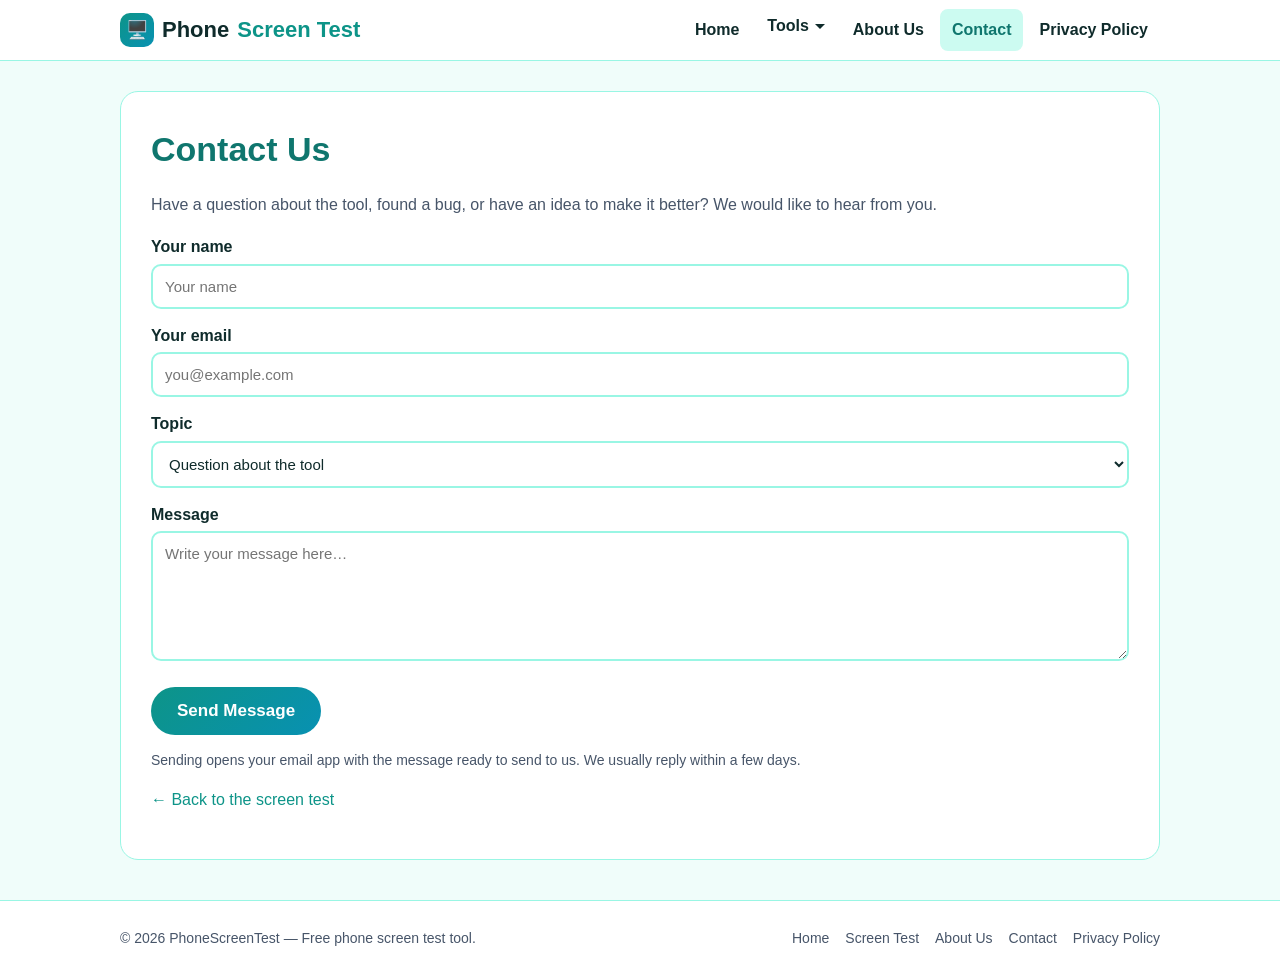
<file: contact.html>
<!DOCTYPE html>
<html lang="en">
<head>
<meta charset="UTF-8">
<meta name="viewport" content="width=device-width, initial-scale=1.0">
<title>Contact Us - Phone Screen Test</title>
<meta name="description" content="Contact Phone Screen Test — questions, feedback or suggestions about the free phone screen test tool.">
<meta name="google-site-verification" content="_-BRUVU3ety-sxMiKPLYXIAc3S__Jb0sioMftiq5Fuo" />
<!-- Google tag (gtag.js) -->
<script async src="https://www.googletagmanager.com/gtag/js?id=G-2ZN1ZHYV9C"></script>
<script>
  window.dataLayer = window.dataLayer || [];
  function gtag(){dataLayer.push(arguments);}
  gtag('js', new Date());
  gtag('config', 'G-2ZN1ZHYV9C');
</script>
<link rel="canonical" href="https://phonescreentest.github.io/contact.html">
<link rel="stylesheet" href="styles.css">
<!-- Google Search Console verification + Google Analytics: to be added after upload (own property, separate from the other sites). -->
<link rel="icon" href="data:image/svg+xml,<svg xmlns='http://www.w3.org/2000/svg' viewBox='0 0 100 100'><text y='.9em' font-size='90'>🖥️</text></svg>">
</head>
<body>
<header class="site">
  <div class="wrap">
    <a class="logo" href="https://phonescreentest.github.io/"><span class="mark">🖥️</span>Phone<b> Screen Test</b></a>
    <button type="button" class="menu-btn" id="menuBtn" aria-label="Menu" aria-expanded="false"><span></span><span></span><span></span></button>
    <nav class="main">
      <a href="https://phonescreentest.github.io/">Home</a>
      <div class="nav-drop">
        <button type="button" class="nav-drop-btn" aria-expanded="false" aria-haspopup="true">Tools <span class="caret" aria-hidden="true"></span></button>
        <div class="nav-drop-menu">
          <a href="https://phonescreentest.github.io/">Screen Test</a>
        </div>
      </div>
      <a href="about.html">About Us</a>
      <a href="contact.html" class="active">Contact</a>
      <a href="privacy-policy.html">Privacy Policy</a>
    </nav>
  </div>
</header>
<main class="wrap">
  <div class="page">
    <h1>Contact Us</h1>
    <p>Have a question about the tool, found a bug, or have an idea to make it better? We would like to hear from you.</p>
    <form class="contact" id="contactForm">
      <label for="name">Your name</label>
      <input type="text" id="name" name="name" placeholder="Your name" required>
      <label for="email">Your email</label>
      <input type="email" id="email" name="email" placeholder="you@example.com" required>
      <label for="topic">Topic</label>
      <select id="topic" name="topic">
        <option>Question about the tool</option>
        <option>Report a problem</option>
        <option>Suggestion / feedback</option>
        <option>Other</option>
      </select>
      <label for="message">Message</label>
      <textarea id="message" name="message" rows="6" placeholder="Write your message here&hellip;" required></textarea>
      <button type="submit" class="btn-main">Send Message</button>
    </form>
    <p style="color:#475569;font-size:14px;margin-top:14px;">Sending opens your email app with the message ready to send to us. We usually reply within a few days.</p>
    <p><a href="https://phonescreentest.github.io/">&larr; Back to the screen test</a></p>
  </div>
</main>
<footer class="site">
  <div class="wrap">
    <span>© 2026 PhoneScreenTest — Free phone screen test tool.</span>
    <nav>
      <a href="https://phonescreentest.github.io/">Home</a>
      <a href="https://phonescreentest.github.io/">Screen Test</a>
      <a href="about.html">About Us</a>
      <a href="contact.html">Contact</a>
      <a href="privacy-policy.html">Privacy Policy</a>
    </nav>
  </div>
</footer>

<script>
document.getElementById('contactForm').addEventListener('submit', function (e) {
  e.preventDefault();
  var name = document.getElementById('name').value.trim();
  var email = document.getElementById('email').value.trim();
  var topic = document.getElementById('topic').value;
  var message = document.getElementById('message').value.trim();
  var subject = encodeURIComponent('PhoneScreenTest — ' + topic + ' (from ' + name + ')');
  var body = encodeURIComponent(message + '\n\n— ' + name + ' (' + email + ')');
  window.location.href = 'mailto:imosmanshahid@gmail.com?subject=' + subject + '&body=' + body;
});
</script>
<script>
/* Header menu: hamburger toggle + Tools dropdown (same behaviour as our other sites). */
(function () {
  var menuBtn = document.getElementById('menuBtn');
  var mainNav = document.querySelector('nav.main');
  if (menuBtn && mainNav) {
    menuBtn.addEventListener('click', function () {
      var open = mainNav.classList.toggle('open');
      menuBtn.classList.toggle('open', open);
      menuBtn.setAttribute('aria-expanded', open ? 'true' : 'false');
    });
    mainNav.querySelectorAll('a').forEach(function (a) {
      a.addEventListener('click', function () {
        mainNav.classList.remove('open');
        menuBtn.classList.remove('open');
        menuBtn.setAttribute('aria-expanded', 'false');
      });
    });
  }
  var drop = document.querySelector('.nav-drop');
  if (drop) {
    var btn = drop.querySelector('.nav-drop-btn');
    btn.addEventListener('click', function (e) {
      e.stopPropagation();
      var open = drop.classList.toggle('open');
      btn.setAttribute('aria-expanded', open ? 'true' : 'false');
    });
    document.addEventListener('click', function (e) {
      if (!drop.contains(e.target)) {
        drop.classList.remove('open');
        btn.setAttribute('aria-expanded', 'false');
      }
    });
  }
})();
</script>
<script src="app.js"></script>
</body>
</html>
</file>
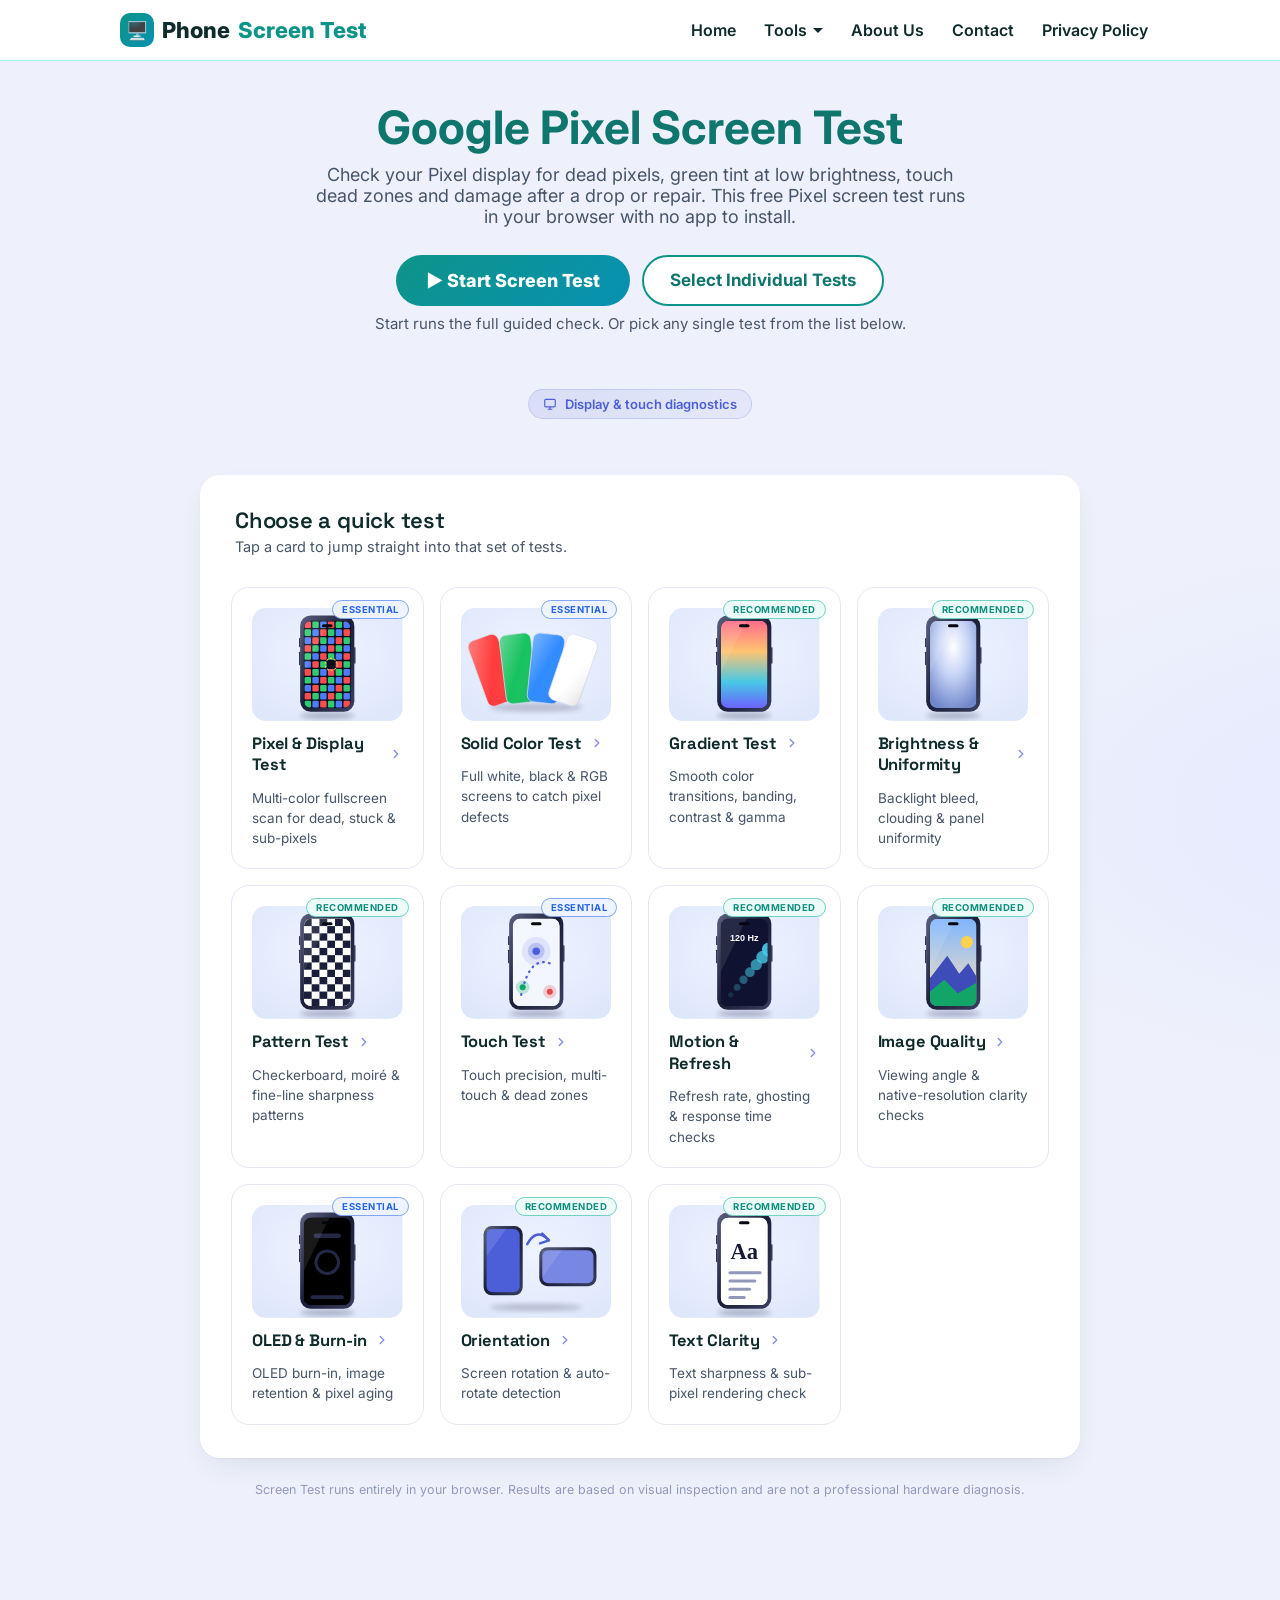
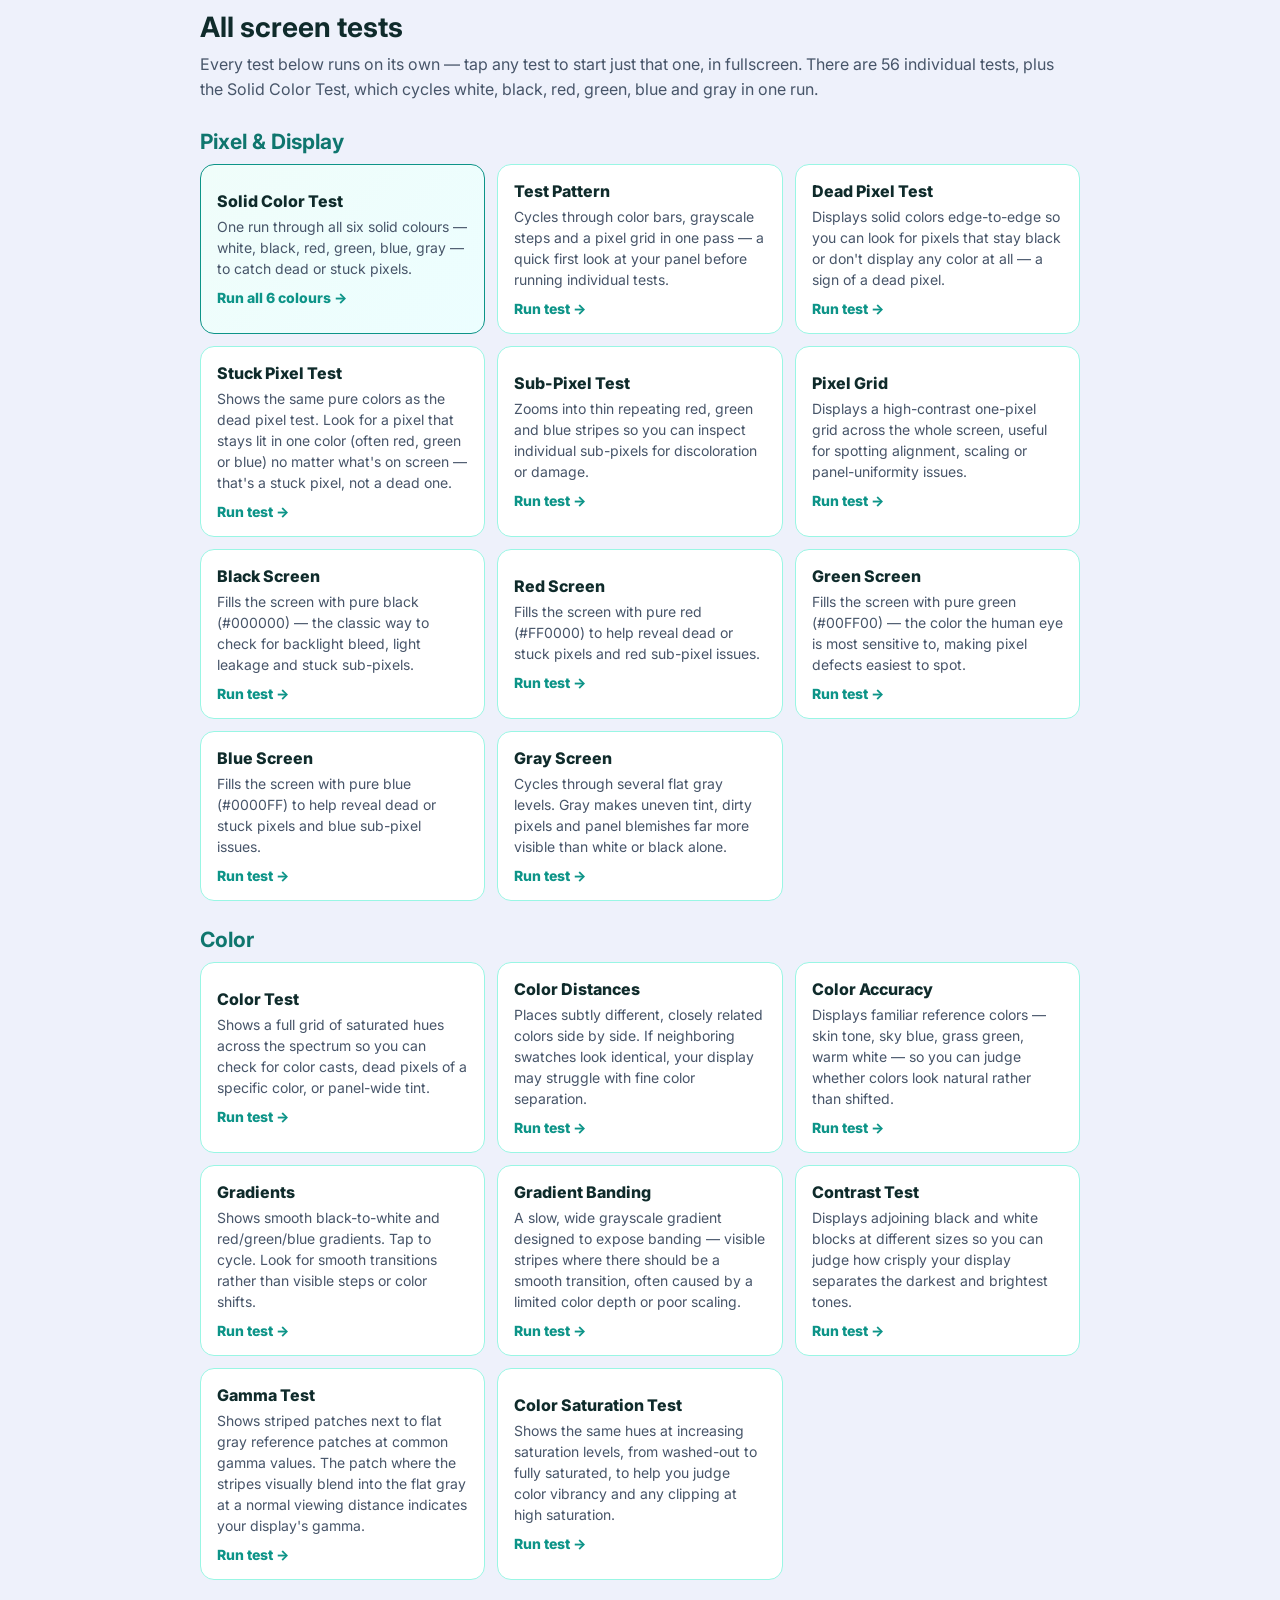
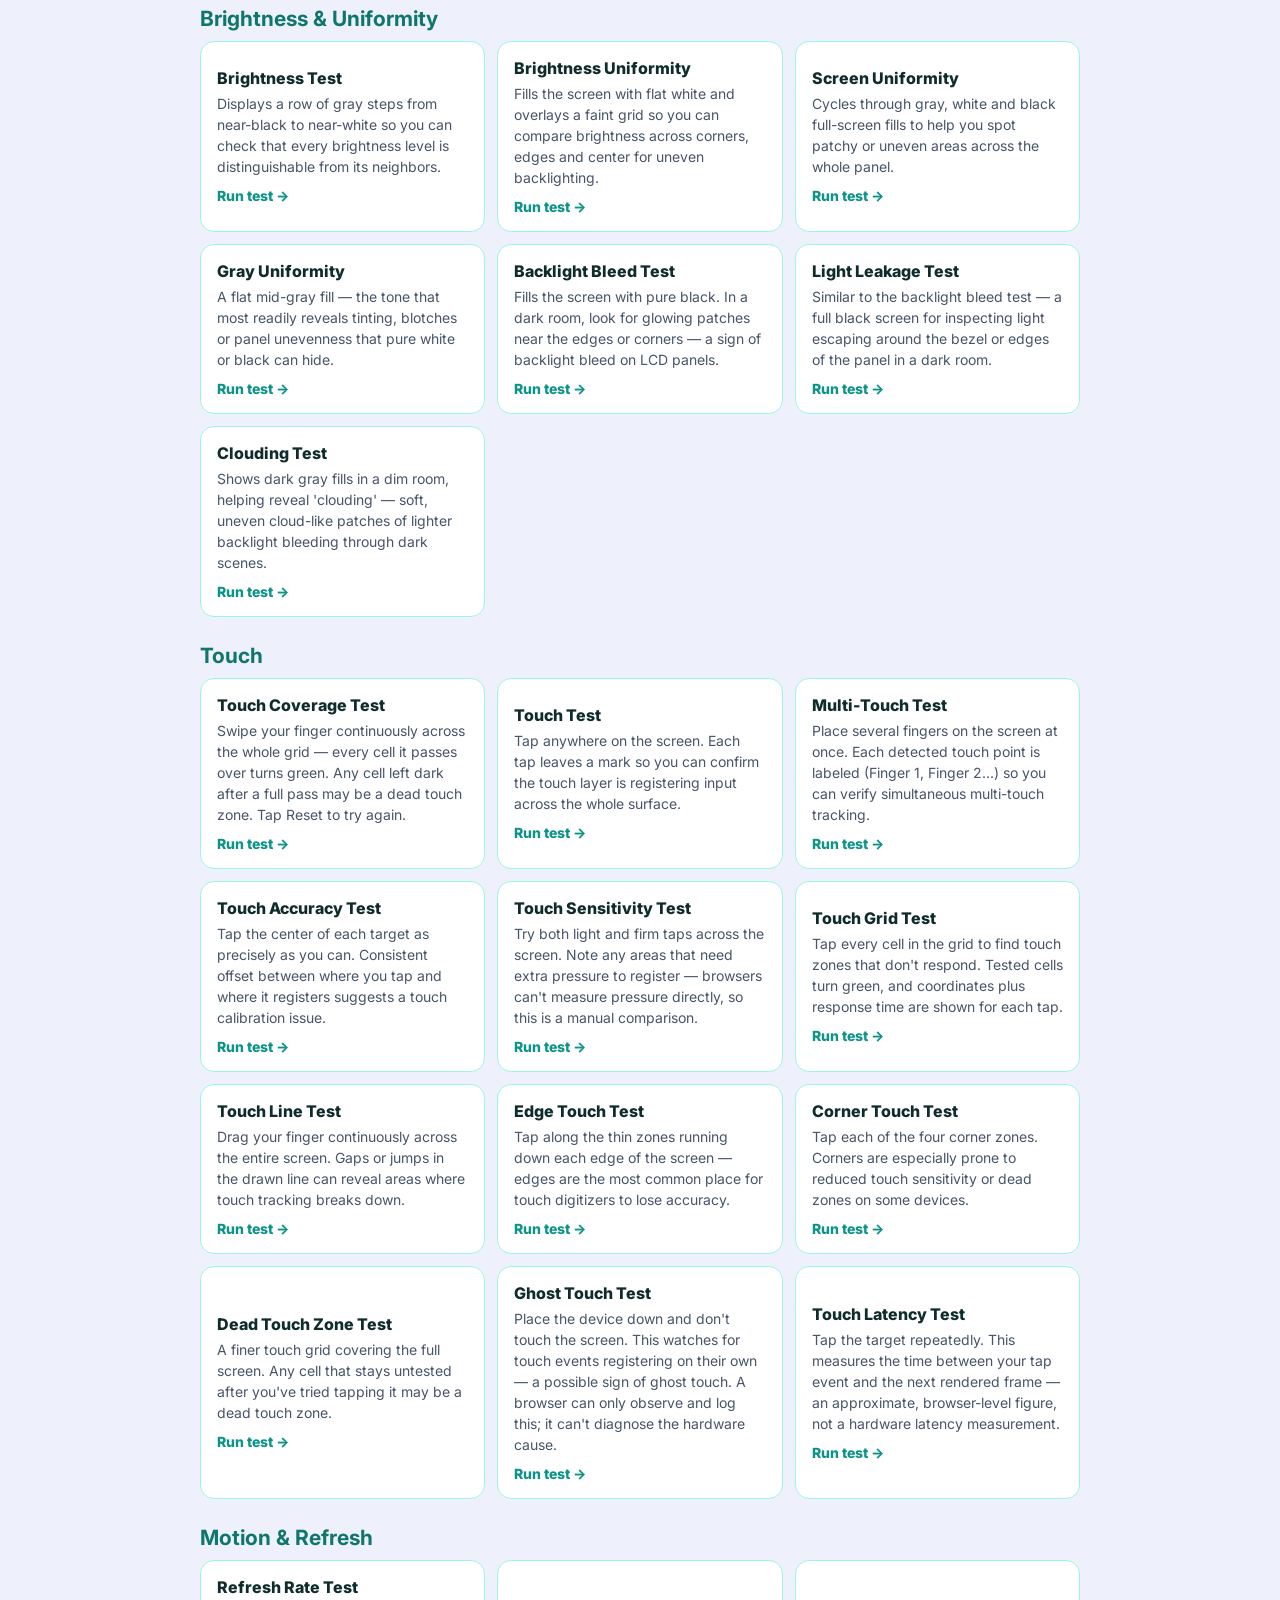
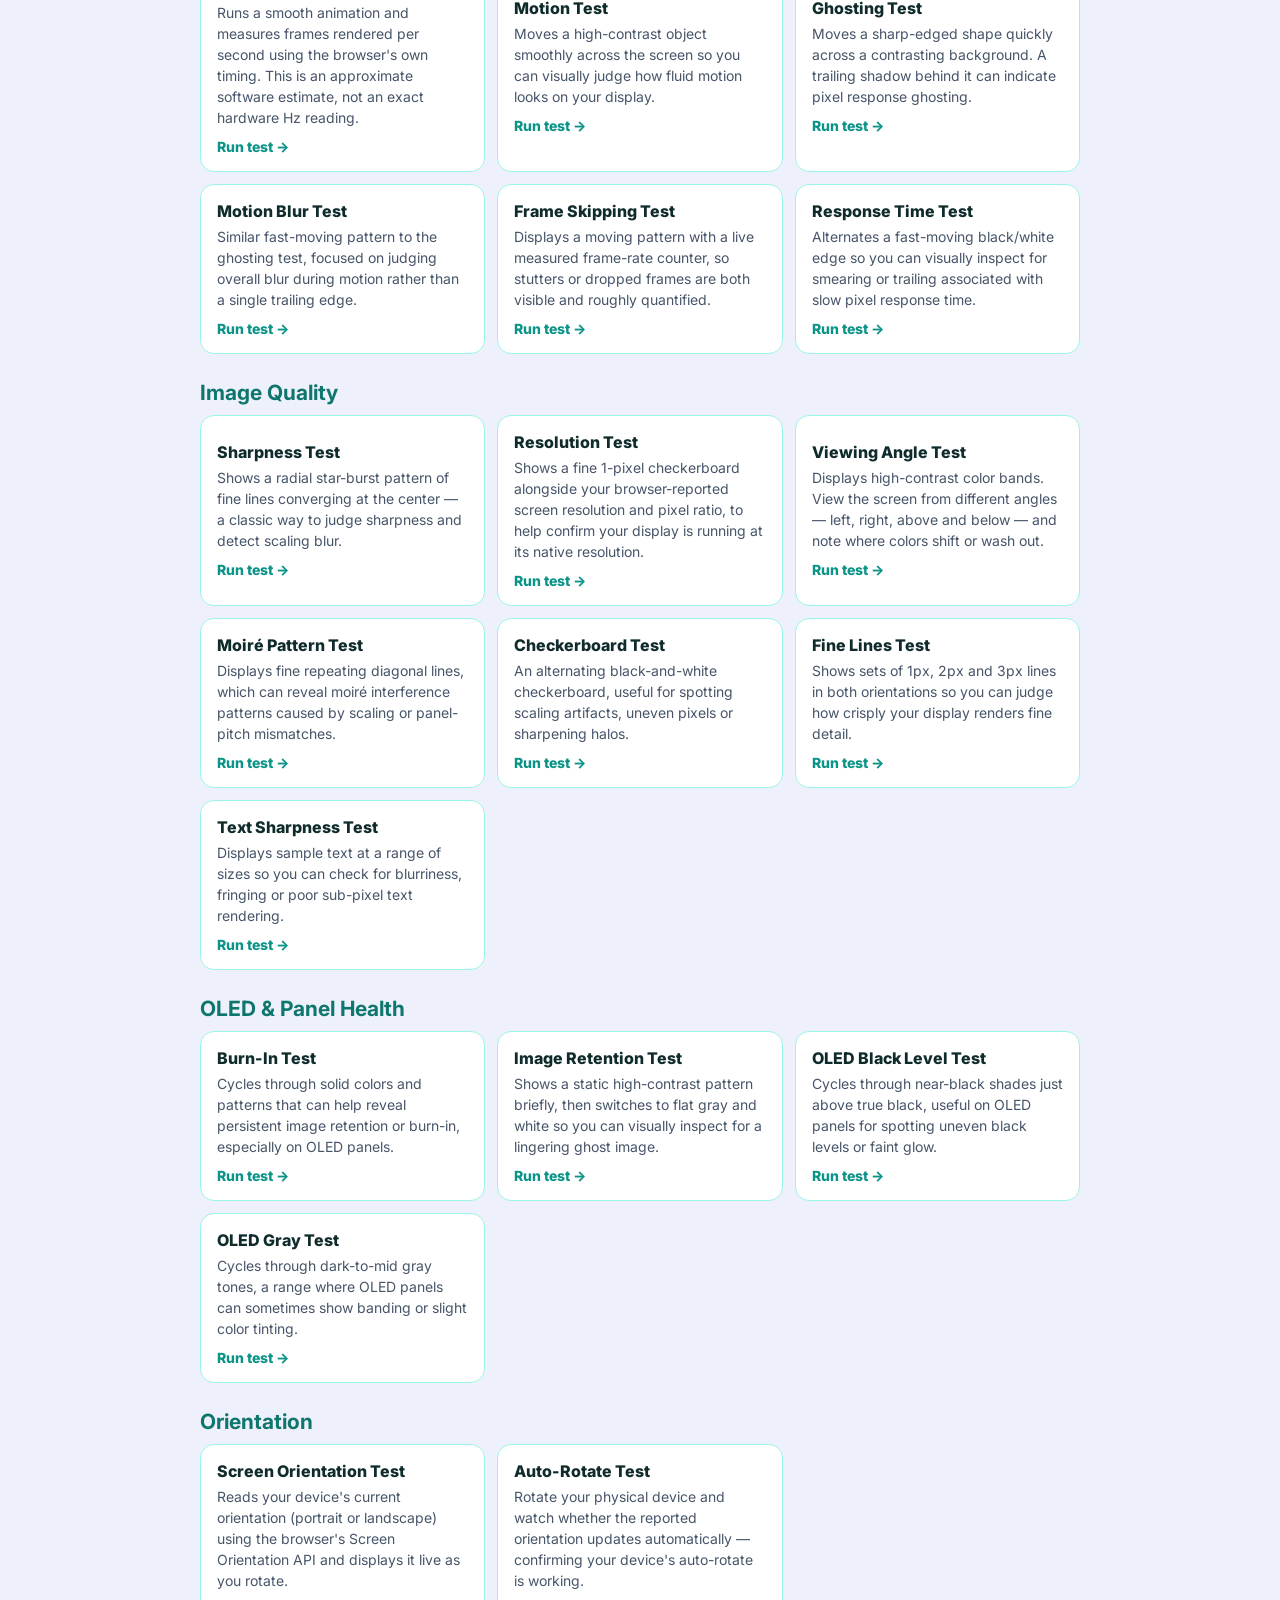
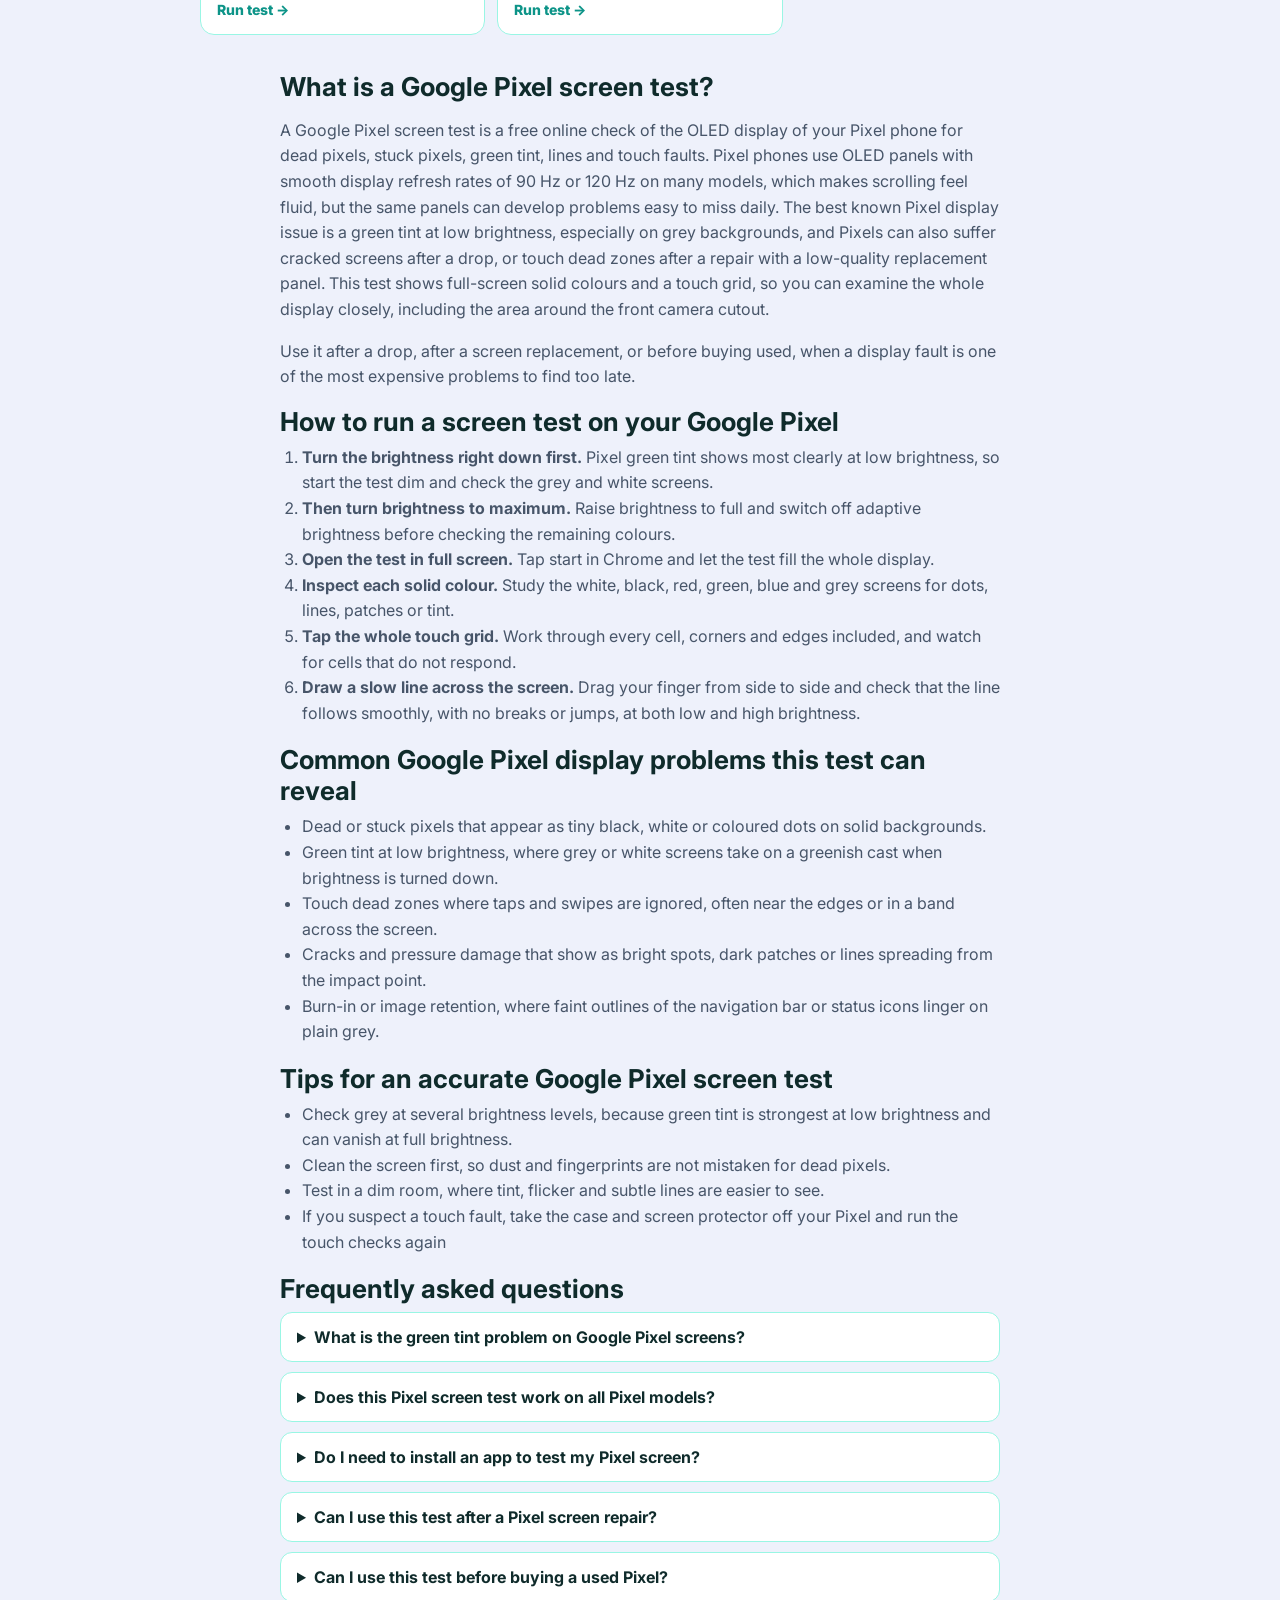
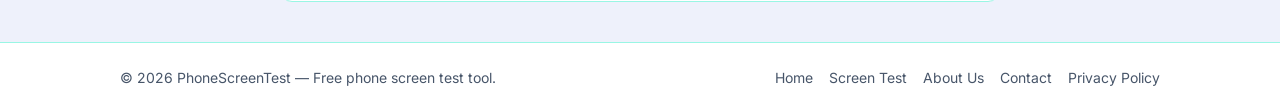
<file: google-pixel-screen-test.html>
<!DOCTYPE html>
<html lang="en">
<head>
<meta charset="UTF-8">
<meta name="viewport" content="width=device-width, initial-scale=1.0">
<title>Google Pixel Screen Test - Dead Pixels &amp; Touch (Free)</title>
<meta name="description" content="Test your Google Pixel screen for dead pixels, green tint at low brightness, touch dead zones and drop damage. Free online Pixel OLED test, no app needed.">
<meta name="google-site-verification" content="_-BRUVU3ety-sxMiKPLYXIAc3S__Jb0sioMftiq5Fuo" />
<!-- Google tag (gtag.js) -->
<script async src="https://www.googletagmanager.com/gtag/js?id=G-2ZN1ZHYV9C"></script>
<script>
  window.dataLayer = window.dataLayer || [];
  function gtag(){dataLayer.push(arguments);}
  gtag('js', new Date());
  gtag('config', 'G-2ZN1ZHYV9C');
</script>
<meta name="keywords" content="google pixel screen test, pixel display test, pixel dead pixel test, pixel touch test, pixel green tint test, check pixel screen">
<link rel="canonical" href="https://phonescreentest.github.io/google-pixel-screen-test.html">
<meta property="og:title" content="Google Pixel Screen Test - Dead Pixels &amp; Touch (Free)">
<meta property="og:description" content="Test your Google Pixel screen for dead pixels, green tint at low brightness, touch dead zones and drop damage. Free online Pixel OLED test, no app needed.">
<meta property="og:type" content="website">
<meta property="og:url" content="https://phonescreentest.github.io/google-pixel-screen-test.html">
<link rel="stylesheet" href="https://fonts.googleapis.com/css2?family=Space+Grotesk:wght@500;600;700&family=Inter:wght@400;500;600;700&display=swap">
<link rel="stylesheet" href="screen-test-assets/style.css">
<link rel="icon" href="data:image/svg+xml,<svg xmlns='http://www.w3.org/2000/svg' viewBox='0 0 100 100'><text y='.9em' font-size='90'>🖥️</text></svg>">
<style>
:root{--bg:#f0fdfa;--panel:#fff;--panel2:#ccfbf1;--line:#99f6e4;--text:#0f2b2b;--muted:#475569;--accent:#0d9488;--accent2:#0891b2;--accent-dark:#0f766e}
*{box-sizing:border-box}
html{scroll-behavior:smooth}
a{color:var(--accent);text-decoration:none}
a:hover{text-decoration:underline}
.wrap{max-width:1080px;margin:0 auto;padding:0 20px}
header.site{background:#fff;border-bottom:1px solid var(--line);position:sticky;top:0;z-index:10}
header.site .wrap{display:flex;align-items:center;justify-content:space-between;min-height:60px}
.logo{font-size:22px;font-weight:800;color:var(--text);display:flex;align-items:center;gap:8px}
.logo:hover{text-decoration:none}
.logo .mark{width:34px;height:34px;border-radius:10px;background:linear-gradient(135deg,var(--accent),var(--accent2));color:#fff;display:inline-flex;align-items:center;justify-content:center;font-size:18px}
.logo b{color:var(--accent);font-weight:800}
nav.main{display:flex;gap:4px;flex-wrap:wrap}
nav.main a{color:var(--text);font-weight:600;padding:8px 12px;border-radius:8px}
nav.main a:hover,nav.main a.active{background:var(--panel2);color:var(--accent-dark);text-decoration:none}
.menu-btn{display:none}
.nav-drop{position:relative}
.nav-drop-btn{font-family:inherit;font-size:16px;font-weight:600;color:var(--text);background:none;border:0;padding:8px 12px;border-radius:8px;cursor:pointer;display:inline-flex;align-items:center;gap:6px}
.nav-drop-btn:hover,.nav-drop-btn.active{background:var(--panel2);color:var(--accent-dark)}
.nav-drop-btn .caret{width:0;height:0;border-left:5px solid transparent;border-right:5px solid transparent;border-top:5px solid currentColor;transition:transform .2s}
.nav-drop.open .nav-drop-btn .caret{transform:rotate(180deg)}
.nav-drop-menu{display:none;position:absolute;top:calc(100% + 6px);left:0;min-width:230px;background:#fff;border:1px solid var(--line);border-radius:12px;box-shadow:0 12px 30px rgba(13,148,136,.15);padding:6px;z-index:20}
.nav-drop.open .nav-drop-menu{display:block}
.nav-drop-menu a{display:block;padding:10px 12px;border-radius:8px;color:var(--text);font-weight:600}
.nav-drop-menu a:hover,.nav-drop-menu a.active{background:var(--panel2);color:var(--accent-dark);text-decoration:none}
.page-hero{text-align:center;padding:40px 20px 6px}
.page-hero h1{font-size:46px;line-height:1.15;margin:0 0 10px;color:var(--accent-dark)}
.page-hero p.lede{font-size:18px;color:var(--muted);max-width:660px;margin:0 auto 22px}
footer.site{border-top:1px solid var(--line);background:#fff;padding:26px 0;margin-top:20px}
footer.site .wrap{display:flex;justify-content:space-between;gap:16px;flex-wrap:wrap;color:var(--muted);font-size:14px}
footer.site nav{display:flex;gap:16px;flex-wrap:wrap}
footer.site nav a{color:var(--muted)}
/* Top actions: Start Screen Test + Select Individual Tests (own classes, no clash with plugin .btn) */
.pst-top-actions{display:flex;gap:12px;justify-content:center;flex-wrap:wrap;margin:0 auto 8px}
.pst-start{border:0;cursor:pointer;padding:15px 30px;border-radius:999px;font-size:18px;font-weight:800;color:#fff;background:linear-gradient(135deg,var(--accent),var(--accent2));font-family:inherit}
.pst-start:hover{opacity:.92}
.pst-select{border:2px solid var(--accent);background:#fff;color:var(--accent-dark);cursor:pointer;padding:13px 26px;border-radius:999px;font-size:17px;font-weight:700;font-family:inherit}
.pst-select:hover{background:var(--panel2)}
.pst-top-note{text-align:center;color:var(--muted);font-size:15px;margin:6px 0 0}
/* All-tests list below the tool (own .pst- classes; plugin .card/.btn untouched) */
.pst-all{max-width:920px;margin:0 auto;padding:30px 20px 10px}
.pst-all h2{font-size:28px;margin:0 0 8px;color:var(--text)}
.pst-all-intro{color:var(--muted);font-size:16px;line-height:1.6;margin:0 0 10px}
.pst-all h3{font-size:21px;margin:26px 0 10px;color:var(--accent-dark)}
.pst-test-grid{display:grid;grid-template-columns:repeat(auto-fill,minmax(260px,1fr));gap:12px}
.pst-test-btn{display:block;width:100%;text-align:left;background:#fff;border:1px solid var(--line);border-radius:14px;padding:16px;cursor:pointer;font-family:inherit}
.pst-test-btn:hover{border-color:var(--accent);box-shadow:0 6px 18px rgba(13,148,136,.14)}
.pst-test-name{display:block;font-size:16px;font-weight:800;color:var(--text)}
.pst-test-desc{display:block;font-size:14px;line-height:1.5;color:var(--muted);margin:5px 0 10px}
.pst-test-run{display:inline-block;font-size:14px;font-weight:800;color:var(--accent)}
.pst-test-group{background:linear-gradient(135deg,#f0fdfa,#ecfeff);border-color:var(--accent)}
/* SEO content under the tool (own classes, no clash with the tool stylesheet) */
.st-info{max-width:760px;margin:0 auto;padding:26px 20px 10px}
.st-info h2{font-size:26px;margin:0 0 8px;color:#0f2b2b}
.st-info p,.st-info li{color:#475569;font-size:16px;line-height:1.6}
.st-info ul,.st-info ol{margin:8px 0 18px;padding-left:22px}
.st-info details{background:#fff;border:1px solid var(--line);border-radius:12px;padding:14px 16px;margin-bottom:10px}
.st-info summary{font-weight:700;cursor:pointer;font-size:16px;color:#0f2b2b}
.st-info details p{margin:8px 0 0}
@media (max-width:820px){
  .page-hero h1{font-size:34px}
  .nav-drop{width:100%}
  .nav-drop-btn{width:100%;justify-content:space-between}
  .nav-drop-menu{position:static;box-shadow:none;border:0;border-radius:0;background:transparent;padding:2px 0 2px 14px;min-width:0}
  .nav-drop-menu a{padding:10px 12px}
  header.site .wrap{position:relative}
  .menu-btn{display:flex;flex-direction:column;justify-content:center;gap:5px;width:40px;height:40px;padding:9px;background:none;border:0;cursor:pointer}
  .menu-btn span{display:block;height:3px;background:var(--text);border-radius:2px;transition:transform .2s,opacity .2s}
  .menu-btn.open span:nth-child(1){transform:translateY(8px) rotate(45deg)}
  .menu-btn.open span:nth-child(2){opacity:0}
  .menu-btn.open span:nth-child(3){transform:translateY(-8px) rotate(-45deg)}
  nav.main{display:none}
  nav.main.open{display:flex;flex-direction:column;position:absolute;top:100%;left:0;right:0;background:#fff;border-bottom:1px solid var(--line);padding:10px 20px 14px;gap:2px}
  nav.main.open a{padding:10px 12px}
}
</style>
</head>
<body>
<header class="site">
  <div class="wrap">
    <a class="logo" href="https://phonescreentest.github.io/"><span class="mark">🖥️</span>Phone<b> Screen Test</b></a>
    <button type="button" class="menu-btn" id="menuBtn" aria-label="Menu" aria-expanded="false"><span></span><span></span><span></span></button>
    <nav class="main">
      <a href="https://phonescreentest.github.io/">Home</a>
      <div class="nav-drop">
        <button type="button" class="nav-drop-btn" aria-expanded="false" aria-haspopup="true">Tools <span class="caret" aria-hidden="true"></span></button>
        <div class="nav-drop-menu">
          <a href="https://phonescreentest.github.io/">Screen Test</a>
        </div>
      </div>
      <a href="about.html">About Us</a>
      <a href="contact.html">Contact</a>
      <a href="privacy-policy.html">Privacy Policy</a>
    </nav>
  </div>
</header>
<main class="wrap">
  <div class="page-hero">
    <h1>Google Pixel Screen Test</h1>
    <p class="lede">Check your Pixel display for dead pixels, green tint at low brightness, touch dead zones and damage after a drop or repair. This free Pixel screen test runs in your browser with no app to install.</p>
  </div>

  <div class="pst-top-actions">
    <button type="button" class="pst-start" data-stt-start>&#9654; Start Screen Test</button>
    <button type="button" class="pst-select" id="pstSelectBtn">Select Individual Tests</button>
  </div>
  <p class="pst-top-note">Start runs the full guided check. Or pick any single test from the list below.</p>

<div class="screen-test-tool-wrapper">
<div id="screen-test-app" style="visibility:hidden">

  <!-- ============ CATEGORY QUICK-START SCREEN ============ -->
  <div id="category-screen">
    <div class="page-wrap">
      <header class="hero">
        <span class="eyebrow">
          <svg width="14" height="14" style="width:14px;height:14px" viewBox="0 0 24 24" fill="none" stroke="currentColor" stroke-width="2"><rect x="3" y="4" width="18" height="13" rx="2"/><path d="M8 21h8M12 17v4"/></svg>
          Display &amp; touch diagnostics
        </span>
      </header>

      <div class="card" id="screen-test-cards">
        <div class="card-header">
          <h2>Choose a quick test</h2>
          <p>Tap a card to jump straight into that set of tests.</p>
        </div>
        <div class="category-grid" id="category-grid"></div>
      </div>

      <div class="individual-tests-link-wrap" style="text-align:center;margin-top:20px;">
        <button class="link-btn" id="show-individual-tests-link">Or choose individual tests →</button>
      </div>

      <footer class="tiny-note">Screen Test runs entirely in your browser. Results are based on visual inspection and are not a professional hardware diagnosis.</footer>
    </div>
  </div>

  <!-- ============ SELECTION SCREEN (advanced / individual tests) ============ -->
  <div id="selection-screen" class="hidden">
    <div class="page-wrap">
      <div style="margin-bottom:10px;">
        <button class="link-btn" id="back-to-quickstart-link">← Back to quick start</button>
      </div>
      <header class="hero">
        <span class="eyebrow">
          <svg width="14" height="14" style="width:14px;height:14px" viewBox="0 0 24 24" fill="none" stroke="currentColor" stroke-width="2"><rect x="3" y="4" width="18" height="13" rx="2"/><path d="M8 21h8M12 17v4"/></svg>
          Display &amp; touch diagnostics
        </span>
      </header>

      <div class="card">
        <div class="card-header">
          <h2>Choose the test(s) you would like to perform</h2>
          <p>Tap a test to select it, or the info icon to see what it checks.</p>
        </div>
        <div class="categories" id="categories-container"></div>

        <div class="control-bar">
          <div class="bulk-actions">
            <button class="link-btn" id="select-all-btn">Select all</button>
            <button class="link-btn" id="select-none-btn">Select none</button>
            <span class="count-pill" id="count-pill"><b>0</b> tests selected</span>
          </div>
          <div class="action-btns">
            <button class="btn btn-ghost" id="setup-guide-btn">View setup guide</button>
            <button class="btn btn-primary" id="start-test-btn" disabled>Start test</button>
          </div>
        </div>
      </div>

      <footer class="tiny-note">Screen Test runs entirely in your browser. Results are based on visual inspection and are not a professional hardware diagnosis.</footer>
    </div>
  </div>

  <!-- ============ TEST RUNNER ============ -->
  <div id="test-runner" class="hidden">
    <div id="runner-topbar">
      <span class="topbar-chip" id="progress-chip">Test 1 of 1<span class="test-title" id="runner-test-name"></span></span>
    </div>
    <div id="test-stage" role="region" aria-label="Test display area"></div>
    <button id="stt-v102-runner-controls-toggle" type="button" aria-label="Hide test navigation" aria-expanded="true" title="Hide test navigation">
      <svg class="stt-v102-toggle-arrow stt-v102-toggle-arrow-down" viewBox="0 0 24 24" fill="none" stroke="currentColor" stroke-width="2.4" stroke-linecap="round" stroke-linejoin="round"><path d="M6 9l6 6 6-6"/></svg>
      <svg class="stt-v102-toggle-arrow stt-v102-toggle-arrow-up" viewBox="0 0 24 24" fill="none" stroke="currentColor" stroke-width="2.4" stroke-linecap="round" stroke-linejoin="round"><path d="M6 15l6-6 6 6"/></svg>
    </button>
    <div id="runner-bottombar">
      <button class="rbtn" id="btn-prev" aria-label="Previous test">
        <svg viewBox="0 0 24 24" fill="none" stroke="currentColor" stroke-width="2.2" stroke-linecap="round" stroke-linejoin="round"><path d="M15 18l-6-6 6-6"/></svg>
        Previous
      </button>
      <button class="rbtn bad" id="btn-problem">
        <svg viewBox="0 0 24 24" fill="none" stroke="currentColor" stroke-width="2.2" stroke-linecap="round" stroke-linejoin="round"><path d="M12 9v4M12 17h.01M10.3 3.9L1.8 18a2 2 0 001.7 3h17a2 2 0 001.7-3L13.7 3.9a2 2 0 00-3.4 0z"/></svg>
        Problem found
      </button>
      <button class="rbtn good" id="btn-good">
        <svg viewBox="0 0 24 24" fill="none" stroke="currentColor" stroke-width="2.2" stroke-linecap="round" stroke-linejoin="round"><path d="M20 6L9 17l-5-5"/></svg>
        Looks good
      </button>
      <button class="rbtn" id="btn-skip">Skip</button>
      <button class="rbtn" id="btn-next" aria-label="Next test">
        Next
        <svg viewBox="0 0 24 24" fill="none" stroke="currentColor" stroke-width="2.2" stroke-linecap="round" stroke-linejoin="round"><path d="M9 18l6-6-6-6"/></svg>
      </button>
    </div>

    <!-- Inside the fullscreen element so the confirmation remains visible. -->
    <div class="modal-overlay hidden" id="exit-modal-overlay">
      <div class="modal" style="max-width:380px;" role="dialog" aria-modal="true" aria-labelledby="exit-modal-title">
        <h3 id="exit-modal-title">Exit this test?</h3>
        <p>Your progress on remaining tests will be lost. Completed results so far won't be saved.</p>
        <div class="modal-actions">
          <button class="btn" id="exit-cancel-btn">Keep testing</button>
          <button class="btn btn-danger" id="exit-confirm-btn">Exit</button>
        </div>
      </div>
    </div>
  </div>

  <!-- ============ RESULTS SCREEN ============ -->
  <div id="results-screen" class="hidden">
    <div class="page-wrap">
      <header class="hero">
        <span class="eyebrow">
          <svg width="14" height="14" style="width:14px;height:14px" viewBox="0 0 24 24" fill="none" stroke="currentColor" stroke-width="2"><path d="M20 6L9 17l-5-5"/></svg>
          Screen test complete
        </span>
        <h2 style="font-size:clamp(30px,5vw,42px);">Your results</h2>
        <p>Here's how your display performed across the tests you ran.</p>
      </header>
      <div class="card">
        <div class="results-summary" id="results-summary"></div>
        <div class="result-list" id="results-list"></div>
        <div class="control-bar" style="justify-content:center;">
          <div class="action-btns">
            <button class="btn" id="test-again-btn">Test again</button>
            <button class="btn" id="run-failed-btn">Run failed tests</button>
            <button class="btn btn-primary" id="new-test-btn">Start new test</button>
            <button class="btn stt-results-close" id="results-close-btn">Close</button>
          </div>
        </div>
      </div>
      <footer class="tiny-note">Your results are based on the tests you performed and are not a professional hardware diagnosis.</footer>
    </div>
  </div>

  <!-- Info modal -->
  <div class="modal-overlay hidden" id="info-modal-overlay">
    <div class="modal" role="dialog" aria-modal="true" aria-labelledby="info-modal-title">
      <span class="cat-tag" id="info-modal-cat"></span>
      <h3 id="info-modal-title"></h3>
      <p id="info-modal-desc"></p>
      <div class="modal-actions">
        <button class="btn" id="info-modal-close">Close</button>
        <button class="btn btn-primary" id="info-modal-select">Select this test</button>
      </div>
    </div>
  </div>

  <!-- Setup guide modal -->
  <div class="modal-overlay hidden" id="guide-modal-overlay">
    <div class="modal" style="max-width:480px;" role="dialog" aria-modal="true" aria-labelledby="guide-modal-title">
      <h3 id="guide-modal-title">Before you start</h3>
      <ol class="guide-list">
        <li><span class="num">1</span> Clean your screen so smudges aren't mistaken for dead pixels or clouding.</li>
        <li><span class="num">2</span> Dim the room for backlight bleed, light leakage, and black-level tests — these show up best in the dark.</li>
        <li><span class="num">3</span> Use normal room lighting for color, brightness, and uniformity tests.</li>
        <li><span class="num">4</span> For touch tests, use a finger or stylus and try to cover the entire screen, including edges and corners.</li>
        <li><span class="num">5</span> Fullscreen mode gives the most accurate results — allow it if your browser prompts you.</li>
        <li><span class="num">6</span> Motion and refresh-rate readings are approximate, browser-measured estimates — not exact hardware specs.</li>
      </ol>
      <div class="modal-actions">
        <button class="btn btn-primary" id="guide-modal-close">Got it</button>
      </div>
    </div>
  </div>

</div>
  </div>

<section class="pst-all" id="all-tests">
<h2>All screen tests</h2>
<p class="pst-all-intro">Every test below runs on its own — tap any test to start just that one, in fullscreen. There are 56 individual tests, plus the Solid Color Test, which cycles white, black, red, green, blue and gray in one run.</p>
<h3>Pixel &amp; Display</h3>
<div class="pst-test-grid">
<button type="button" class="pst-test-btn pst-test-group" data-group-label="Solid Color Test"><span class="pst-test-name">Solid Color Test</span><span class="pst-test-desc">One run through all six solid colours — white, black, red, green, blue, gray — to catch dead or stuck pixels.</span><span class="pst-test-run">Run all 6 colours →</span></button>
<button type="button" class="pst-test-btn" data-test-id="test-pattern"><span class="pst-test-name">Test Pattern</span><span class="pst-test-desc">Cycles through color bars, grayscale steps and a pixel grid in one pass — a quick first look at your panel before running individual tests.</span><span class="pst-test-run">Run test →</span></button>
<button type="button" class="pst-test-btn" data-test-id="dead-pixel"><span class="pst-test-name">Dead Pixel Test</span><span class="pst-test-desc">Displays solid colors edge-to-edge so you can look for pixels that stay black or don&#x27;t display any color at all — a sign of a dead pixel.</span><span class="pst-test-run">Run test →</span></button>
<button type="button" class="pst-test-btn" data-test-id="stuck-pixel"><span class="pst-test-name">Stuck Pixel Test</span><span class="pst-test-desc">Shows the same pure colors as the dead pixel test. Look for a pixel that stays lit in one color (often red, green or blue) no matter what&#x27;s on screen — that&#x27;s a stuck pixel, not a dead one.</span><span class="pst-test-run">Run test →</span></button>
<button type="button" class="pst-test-btn" data-test-id="sub-pixel"><span class="pst-test-name">Sub-Pixel Test</span><span class="pst-test-desc">Zooms into thin repeating red, green and blue stripes so you can inspect individual sub-pixels for discoloration or damage.</span><span class="pst-test-run">Run test →</span></button>
<button type="button" class="pst-test-btn" data-test-id="pixel-grid"><span class="pst-test-name">Pixel Grid</span><span class="pst-test-desc">Displays a high-contrast one-pixel grid across the whole screen, useful for spotting alignment, scaling or panel-uniformity issues.</span><span class="pst-test-run">Run test →</span></button>
<button type="button" class="pst-test-btn" data-test-id="black-screen"><span class="pst-test-name">Black Screen</span><span class="pst-test-desc">Fills the screen with pure black (#000000) — the classic way to check for backlight bleed, light leakage and stuck sub-pixels.</span><span class="pst-test-run">Run test →</span></button>
<button type="button" class="pst-test-btn" data-test-id="red-screen"><span class="pst-test-name">Red Screen</span><span class="pst-test-desc">Fills the screen with pure red (#FF0000) to help reveal dead or stuck pixels and red sub-pixel issues.</span><span class="pst-test-run">Run test →</span></button>
<button type="button" class="pst-test-btn" data-test-id="green-screen"><span class="pst-test-name">Green Screen</span><span class="pst-test-desc">Fills the screen with pure green (#00FF00) — the color the human eye is most sensitive to, making pixel defects easiest to spot.</span><span class="pst-test-run">Run test →</span></button>
<button type="button" class="pst-test-btn" data-test-id="blue-screen"><span class="pst-test-name">Blue Screen</span><span class="pst-test-desc">Fills the screen with pure blue (#0000FF) to help reveal dead or stuck pixels and blue sub-pixel issues.</span><span class="pst-test-run">Run test →</span></button>
<button type="button" class="pst-test-btn" data-test-id="gray-screen"><span class="pst-test-name">Gray Screen</span><span class="pst-test-desc">Cycles through several flat gray levels. Gray makes uneven tint, dirty pixels and panel blemishes far more visible than white or black alone.</span><span class="pst-test-run">Run test →</span></button>
</div>
<h3>Color</h3>
<div class="pst-test-grid">
<button type="button" class="pst-test-btn" data-test-id="color-test"><span class="pst-test-name">Color Test</span><span class="pst-test-desc">Shows a full grid of saturated hues across the spectrum so you can check for color casts, dead pixels of a specific color, or panel-wide tint.</span><span class="pst-test-run">Run test →</span></button>
<button type="button" class="pst-test-btn" data-test-id="color-distances"><span class="pst-test-name">Color Distances</span><span class="pst-test-desc">Places subtly different, closely related colors side by side. If neighboring swatches look identical, your display may struggle with fine color separation.</span><span class="pst-test-run">Run test →</span></button>
<button type="button" class="pst-test-btn" data-test-id="color-accuracy"><span class="pst-test-name">Color Accuracy</span><span class="pst-test-desc">Displays familiar reference colors — skin tone, sky blue, grass green, warm white — so you can judge whether colors look natural rather than shifted.</span><span class="pst-test-run">Run test →</span></button>
<button type="button" class="pst-test-btn" data-test-id="gradients"><span class="pst-test-name">Gradients</span><span class="pst-test-desc">Shows smooth black-to-white and red/green/blue gradients. Tap to cycle. Look for smooth transitions rather than visible steps or color shifts.</span><span class="pst-test-run">Run test →</span></button>
<button type="button" class="pst-test-btn" data-test-id="gradient-banding"><span class="pst-test-name">Gradient Banding</span><span class="pst-test-desc">A slow, wide grayscale gradient designed to expose banding — visible stripes where there should be a smooth transition, often caused by a limited color depth or poor scaling.</span><span class="pst-test-run">Run test →</span></button>
<button type="button" class="pst-test-btn" data-test-id="contrast-test"><span class="pst-test-name">Contrast Test</span><span class="pst-test-desc">Displays adjoining black and white blocks at different sizes so you can judge how crisply your display separates the darkest and brightest tones.</span><span class="pst-test-run">Run test →</span></button>
<button type="button" class="pst-test-btn" data-test-id="gamma-test"><span class="pst-test-name">Gamma Test</span><span class="pst-test-desc">Shows striped patches next to flat gray reference patches at common gamma values. The patch where the stripes visually blend into the flat gray at a normal viewing distance indicates your display&#x27;s gamma.</span><span class="pst-test-run">Run test →</span></button>
<button type="button" class="pst-test-btn" data-test-id="color-saturation"><span class="pst-test-name">Color Saturation Test</span><span class="pst-test-desc">Shows the same hues at increasing saturation levels, from washed-out to fully saturated, to help you judge color vibrancy and any clipping at high saturation.</span><span class="pst-test-run">Run test →</span></button>
</div>
<h3>Brightness &amp; Uniformity</h3>
<div class="pst-test-grid">
<button type="button" class="pst-test-btn" data-test-id="brightness-test"><span class="pst-test-name">Brightness Test</span><span class="pst-test-desc">Displays a row of gray steps from near-black to near-white so you can check that every brightness level is distinguishable from its neighbors.</span><span class="pst-test-run">Run test →</span></button>
<button type="button" class="pst-test-btn" data-test-id="brightness-uniformity"><span class="pst-test-name">Brightness Uniformity</span><span class="pst-test-desc">Fills the screen with flat white and overlays a faint grid so you can compare brightness across corners, edges and center for uneven backlighting.</span><span class="pst-test-run">Run test →</span></button>
<button type="button" class="pst-test-btn" data-test-id="screen-uniformity"><span class="pst-test-name">Screen Uniformity</span><span class="pst-test-desc">Cycles through gray, white and black full-screen fills to help you spot patchy or uneven areas across the whole panel.</span><span class="pst-test-run">Run test →</span></button>
<button type="button" class="pst-test-btn" data-test-id="gray-uniformity"><span class="pst-test-name">Gray Uniformity</span><span class="pst-test-desc">A flat mid-gray fill — the tone that most readily reveals tinting, blotches or panel unevenness that pure white or black can hide.</span><span class="pst-test-run">Run test →</span></button>
<button type="button" class="pst-test-btn" data-test-id="backlight-bleed"><span class="pst-test-name">Backlight Bleed Test</span><span class="pst-test-desc">Fills the screen with pure black. In a dark room, look for glowing patches near the edges or corners — a sign of backlight bleed on LCD panels.</span><span class="pst-test-run">Run test →</span></button>
<button type="button" class="pst-test-btn" data-test-id="light-leakage"><span class="pst-test-name">Light Leakage Test</span><span class="pst-test-desc">Similar to the backlight bleed test — a full black screen for inspecting light escaping around the bezel or edges of the panel in a dark room.</span><span class="pst-test-run">Run test →</span></button>
<button type="button" class="pst-test-btn" data-test-id="clouding-test"><span class="pst-test-name">Clouding Test</span><span class="pst-test-desc">Shows dark gray fills in a dim room, helping reveal &#x27;clouding&#x27; — soft, uneven cloud-like patches of lighter backlight bleeding through dark scenes.</span><span class="pst-test-run">Run test →</span></button>
</div>
<h3>Touch</h3>
<div class="pst-test-grid">
<button type="button" class="pst-test-btn" data-test-id="touch-coverage"><span class="pst-test-name">Touch Coverage Test</span><span class="pst-test-desc">Swipe your finger continuously across the whole grid — every cell it passes over turns green. Any cell left dark after a full pass may be a dead touch zone. Tap Reset to try again.</span><span class="pst-test-run">Run test →</span></button>
<button type="button" class="pst-test-btn" data-test-id="touch-test"><span class="pst-test-name">Touch Test</span><span class="pst-test-desc">Tap anywhere on the screen. Each tap leaves a mark so you can confirm the touch layer is registering input across the whole surface.</span><span class="pst-test-run">Run test →</span></button>
<button type="button" class="pst-test-btn" data-test-id="multi-touch"><span class="pst-test-name">Multi-Touch Test</span><span class="pst-test-desc">Place several fingers on the screen at once. Each detected touch point is labeled (Finger 1, Finger 2...) so you can verify simultaneous multi-touch tracking.</span><span class="pst-test-run">Run test →</span></button>
<button type="button" class="pst-test-btn" data-test-id="touch-accuracy"><span class="pst-test-name">Touch Accuracy Test</span><span class="pst-test-desc">Tap the center of each target as precisely as you can. Consistent offset between where you tap and where it registers suggests a touch calibration issue.</span><span class="pst-test-run">Run test →</span></button>
<button type="button" class="pst-test-btn" data-test-id="touch-sensitivity"><span class="pst-test-name">Touch Sensitivity Test</span><span class="pst-test-desc">Try both light and firm taps across the screen. Note any areas that need extra pressure to register — browsers can&#x27;t measure pressure directly, so this is a manual comparison.</span><span class="pst-test-run">Run test →</span></button>
<button type="button" class="pst-test-btn" data-test-id="touch-grid"><span class="pst-test-name">Touch Grid Test</span><span class="pst-test-desc">Tap every cell in the grid to find touch zones that don&#x27;t respond. Tested cells turn green, and coordinates plus response time are shown for each tap.</span><span class="pst-test-run">Run test →</span></button>
<button type="button" class="pst-test-btn" data-test-id="touch-line"><span class="pst-test-name">Touch Line Test</span><span class="pst-test-desc">Drag your finger continuously across the entire screen. Gaps or jumps in the drawn line can reveal areas where touch tracking breaks down.</span><span class="pst-test-run">Run test →</span></button>
<button type="button" class="pst-test-btn" data-test-id="edge-touch"><span class="pst-test-name">Edge Touch Test</span><span class="pst-test-desc">Tap along the thin zones running down each edge of the screen — edges are the most common place for touch digitizers to lose accuracy.</span><span class="pst-test-run">Run test →</span></button>
<button type="button" class="pst-test-btn" data-test-id="corner-touch"><span class="pst-test-name">Corner Touch Test</span><span class="pst-test-desc">Tap each of the four corner zones. Corners are especially prone to reduced touch sensitivity or dead zones on some devices.</span><span class="pst-test-run">Run test →</span></button>
<button type="button" class="pst-test-btn" data-test-id="dead-touch-zone"><span class="pst-test-name">Dead Touch Zone Test</span><span class="pst-test-desc">A finer touch grid covering the full screen. Any cell that stays untested after you&#x27;ve tried tapping it may be a dead touch zone.</span><span class="pst-test-run">Run test →</span></button>
<button type="button" class="pst-test-btn" data-test-id="ghost-touch"><span class="pst-test-name">Ghost Touch Test</span><span class="pst-test-desc">Place the device down and don&#x27;t touch the screen. This watches for touch events registering on their own — a possible sign of ghost touch. A browser can only observe and log this; it can&#x27;t diagnose the hardware cause.</span><span class="pst-test-run">Run test →</span></button>
<button type="button" class="pst-test-btn" data-test-id="touch-latency"><span class="pst-test-name">Touch Latency Test</span><span class="pst-test-desc">Tap the target repeatedly. This measures the time between your tap event and the next rendered frame — an approximate, browser-level figure, not a hardware latency measurement.</span><span class="pst-test-run">Run test →</span></button>
</div>
<h3>Motion &amp; Refresh</h3>
<div class="pst-test-grid">
<button type="button" class="pst-test-btn" data-test-id="refresh-rate"><span class="pst-test-name">Refresh Rate Test</span><span class="pst-test-desc">Runs a smooth animation and measures frames rendered per second using the browser&#x27;s own timing. This is an approximate software estimate, not an exact hardware Hz reading.</span><span class="pst-test-run">Run test →</span></button>
<button type="button" class="pst-test-btn" data-test-id="motion-test"><span class="pst-test-name">Motion Test</span><span class="pst-test-desc">Moves a high-contrast object smoothly across the screen so you can visually judge how fluid motion looks on your display.</span><span class="pst-test-run">Run test →</span></button>
<button type="button" class="pst-test-btn" data-test-id="ghosting-test"><span class="pst-test-name">Ghosting Test</span><span class="pst-test-desc">Moves a sharp-edged shape quickly across a contrasting background. A trailing shadow behind it can indicate pixel response ghosting.</span><span class="pst-test-run">Run test →</span></button>
<button type="button" class="pst-test-btn" data-test-id="motion-blur"><span class="pst-test-name">Motion Blur Test</span><span class="pst-test-desc">Similar fast-moving pattern to the ghosting test, focused on judging overall blur during motion rather than a single trailing edge.</span><span class="pst-test-run">Run test →</span></button>
<button type="button" class="pst-test-btn" data-test-id="frame-skipping"><span class="pst-test-name">Frame Skipping Test</span><span class="pst-test-desc">Displays a moving pattern with a live measured frame-rate counter, so stutters or dropped frames are both visible and roughly quantified.</span><span class="pst-test-run">Run test →</span></button>
<button type="button" class="pst-test-btn" data-test-id="response-time"><span class="pst-test-name">Response Time Test</span><span class="pst-test-desc">Alternates a fast-moving black/white edge so you can visually inspect for smearing or trailing associated with slow pixel response time.</span><span class="pst-test-run">Run test →</span></button>
</div>
<h3>Image Quality</h3>
<div class="pst-test-grid">
<button type="button" class="pst-test-btn" data-test-id="sharpness-test"><span class="pst-test-name">Sharpness Test</span><span class="pst-test-desc">Shows a radial star-burst pattern of fine lines converging at the center — a classic way to judge sharpness and detect scaling blur.</span><span class="pst-test-run">Run test →</span></button>
<button type="button" class="pst-test-btn" data-test-id="resolution-test"><span class="pst-test-name">Resolution Test</span><span class="pst-test-desc">Shows a fine 1-pixel checkerboard alongside your browser-reported screen resolution and pixel ratio, to help confirm your display is running at its native resolution.</span><span class="pst-test-run">Run test →</span></button>
<button type="button" class="pst-test-btn" data-test-id="viewing-angle"><span class="pst-test-name">Viewing Angle Test</span><span class="pst-test-desc">Displays high-contrast color bands. View the screen from different angles — left, right, above and below — and note where colors shift or wash out.</span><span class="pst-test-run">Run test →</span></button>
<button type="button" class="pst-test-btn" data-test-id="moire-test"><span class="pst-test-name">Moiré Pattern Test</span><span class="pst-test-desc">Displays fine repeating diagonal lines, which can reveal moiré interference patterns caused by scaling or panel-pitch mismatches.</span><span class="pst-test-run">Run test →</span></button>
<button type="button" class="pst-test-btn" data-test-id="checkerboard-test"><span class="pst-test-name">Checkerboard Test</span><span class="pst-test-desc">An alternating black-and-white checkerboard, useful for spotting scaling artifacts, uneven pixels or sharpening halos.</span><span class="pst-test-run">Run test →</span></button>
<button type="button" class="pst-test-btn" data-test-id="fine-lines-test"><span class="pst-test-name">Fine Lines Test</span><span class="pst-test-desc">Shows sets of 1px, 2px and 3px lines in both orientations so you can judge how crisply your display renders fine detail.</span><span class="pst-test-run">Run test →</span></button>
<button type="button" class="pst-test-btn" data-test-id="text-sharpness"><span class="pst-test-name">Text Sharpness Test</span><span class="pst-test-desc">Displays sample text at a range of sizes so you can check for blurriness, fringing or poor sub-pixel text rendering.</span><span class="pst-test-run">Run test →</span></button>
</div>
<h3>OLED &amp; Panel Health</h3>
<div class="pst-test-grid">
<button type="button" class="pst-test-btn" data-test-id="burn-in"><span class="pst-test-name">Burn-In Test</span><span class="pst-test-desc">Cycles through solid colors and patterns that can help reveal persistent image retention or burn-in, especially on OLED panels.</span><span class="pst-test-run">Run test →</span></button>
<button type="button" class="pst-test-btn" data-test-id="image-retention"><span class="pst-test-name">Image Retention Test</span><span class="pst-test-desc">Shows a static high-contrast pattern briefly, then switches to flat gray and white so you can visually inspect for a lingering ghost image.</span><span class="pst-test-run">Run test →</span></button>
<button type="button" class="pst-test-btn" data-test-id="oled-black-level"><span class="pst-test-name">OLED Black Level Test</span><span class="pst-test-desc">Cycles through near-black shades just above true black, useful on OLED panels for spotting uneven black levels or faint glow.</span><span class="pst-test-run">Run test →</span></button>
<button type="button" class="pst-test-btn" data-test-id="oled-gray"><span class="pst-test-name">OLED Gray Test</span><span class="pst-test-desc">Cycles through dark-to-mid gray tones, a range where OLED panels can sometimes show banding or slight color tinting.</span><span class="pst-test-run">Run test →</span></button>
</div>
<h3>Orientation</h3>
<div class="pst-test-grid">
<button type="button" class="pst-test-btn" data-test-id="screen-orientation"><span class="pst-test-name">Screen Orientation Test</span><span class="pst-test-desc">Reads your device&#x27;s current orientation (portrait or landscape) using the browser&#x27;s Screen Orientation API and displays it live as you rotate.</span><span class="pst-test-run">Run test →</span></button>
<button type="button" class="pst-test-btn" data-test-id="auto-rotate"><span class="pst-test-name">Auto-Rotate Test</span><span class="pst-test-desc">Rotate your physical device and watch whether the reported orientation updates automatically — confirming your device&#x27;s auto-rotate is working.</span><span class="pst-test-run">Run test →</span></button>
</div>
</section>

  <section class="st-info">
<h2>What is a Google Pixel screen test?</h2><p>A Google Pixel screen test is a free online check of the OLED display of your Pixel phone for dead pixels, stuck pixels, green tint, lines and touch faults. Pixel phones use OLED panels with smooth display refresh rates of 90 Hz or 120 Hz on many models, which makes scrolling feel fluid, but the same panels can develop problems easy to miss daily. The best known Pixel display issue is a green tint at low brightness, especially on grey backgrounds, and Pixels can also suffer cracked screens after a drop, or touch dead zones after a repair with a low-quality replacement panel. This test shows full-screen solid colours and a touch grid, so you can examine the whole display closely, including the area around the front camera cutout.</p><p>Use it after a drop, after a screen replacement, or before buying used, when a display fault is one of the most expensive problems to find too late.</p><h2>How to run a screen test on your Google Pixel</h2><ol><li><strong>Turn the brightness right down first.</strong> Pixel green tint shows most clearly at low brightness, so start the test dim and check the grey and white screens.</li><li><strong>Then turn brightness to maximum.</strong> Raise brightness to full and switch off adaptive brightness before checking the remaining colours.</li><li><strong>Open the test in full screen.</strong> Tap start in Chrome and let the test fill the whole display.</li><li><strong>Inspect each solid colour.</strong> Study the white, black, red, green, blue and grey screens for dots, lines, patches or tint.</li><li><strong>Tap the whole touch grid.</strong> Work through every cell, corners and edges included, and watch for cells that do not respond.</li><li><strong>Draw a slow line across the screen.</strong> Drag your finger from side to side and check that the line follows smoothly, with no breaks or jumps, at both low and high brightness.</li></ol><h2>Common Google Pixel display problems this test can reveal</h2><ul><li>Dead or stuck pixels that appear as tiny black, white or coloured dots on solid backgrounds.</li><li>Green tint at low brightness, where grey or white screens take on a greenish cast when brightness is turned down.</li><li>Touch dead zones where taps and swipes are ignored, often near the edges or in a band across the screen.</li><li>Cracks and pressure damage that show as bright spots, dark patches or lines spreading from the impact point.</li><li>Burn-in or image retention, where faint outlines of the navigation bar or status icons linger on plain grey.</li></ul><h2>Tips for an accurate Google Pixel screen test</h2><ul><li>Check grey at several brightness levels, because green tint is strongest at low brightness and can vanish at full brightness.</li><li>Clean the screen first, so dust and fingerprints are not mistaken for dead pixels.</li><li>Test in a dim room, where tint, flicker and subtle lines are easier to see.</li><li>If you suspect a touch fault, take the case and screen protector off your Pixel and run the touch checks again</li></ul><h2>Frequently asked questions</h2><details><summary>What is the green tint problem on Google Pixel screens?</summary><p>Some Pixel OLED displays show a greenish tint on grey or white backgrounds when the brightness is low. It is a known panel trait on certain Pixel models, and this test shows how strong it is.</p></details><details><summary>Does this Pixel screen test work on all Pixel models?</summary><p>Yes. It runs in the browser on any Pixel phone, from older models to the latest ones with 120 Hz smooth display, on small and large Pixel screens.</p></details><details><summary>Do I need to install an app to test my Pixel screen?</summary><p>No. It runs entirely in Chrome or any other browser on your Pixel, with nothing to download, no account and no permissions.</p></details><details><summary>Can I use this test after a Pixel screen repair?</summary><p>Yes, it is a good idea. Replacement screens vary in quality, so run the colour and touch checks after a repair to look for uneven tint, weaker brightness, dead zones or flicker before the repair warranty runs out.</p></details><details><summary>Can I use this test before buying a used Pixel?</summary><p>Yes. Run the test on the phone itself before you pay, check grey at low brightness for green tint, and tap the full touch grid to look for dead zones and damage from a drop.</p></details>
  </section>
</main>
<footer class="site">
  <div class="wrap">
    <span>© 2026 PhoneScreenTest — Free phone screen test tool.</span>
    <nav>
      <a href="https://phonescreentest.github.io/">Home</a>
      <a href="https://phonescreentest.github.io/">Screen Test</a>
      <a href="about.html">About Us</a>
      <a href="contact.html">Contact</a>
      <a href="privacy-policy.html">Privacy Policy</a>
    </nav>
  </div>
</footer>
<script>
/* Header menu: hamburger toggle + Tools dropdown (same behaviour as our other sites). */
(function () {
  var menuBtn = document.getElementById('menuBtn');
  var mainNav = document.querySelector('nav.main');
  if (menuBtn && mainNav) {
    menuBtn.addEventListener('click', function () {
      var open = mainNav.classList.toggle('open');
      menuBtn.classList.toggle('open', open);
      menuBtn.setAttribute('aria-expanded', open ? 'true' : 'false');
    });
    mainNav.querySelectorAll('a').forEach(function (a) {
      a.addEventListener('click', function () {
        mainNav.classList.remove('open');
        menuBtn.classList.remove('open');
        menuBtn.setAttribute('aria-expanded', 'false');
      });
    });
  }
  var drop = document.querySelector('.nav-drop');
  if (drop) {
    var btn = drop.querySelector('.nav-drop-btn');
    btn.addEventListener('click', function (e) {
      e.stopPropagation();
      var open = drop.classList.toggle('open');
      btn.setAttribute('aria-expanded', open ? 'true' : 'false');
    });
    document.addEventListener('click', function (e) {
      if (!drop.contains(e.target)) {
        drop.classList.remove('open');
        btn.setAttribute('aria-expanded', 'false');
      }
    });
  }
})();
</script>
<script src="pst.js"></script>
<script src="screen-test-assets/app.js"></script>
</body>
</html>
</file>
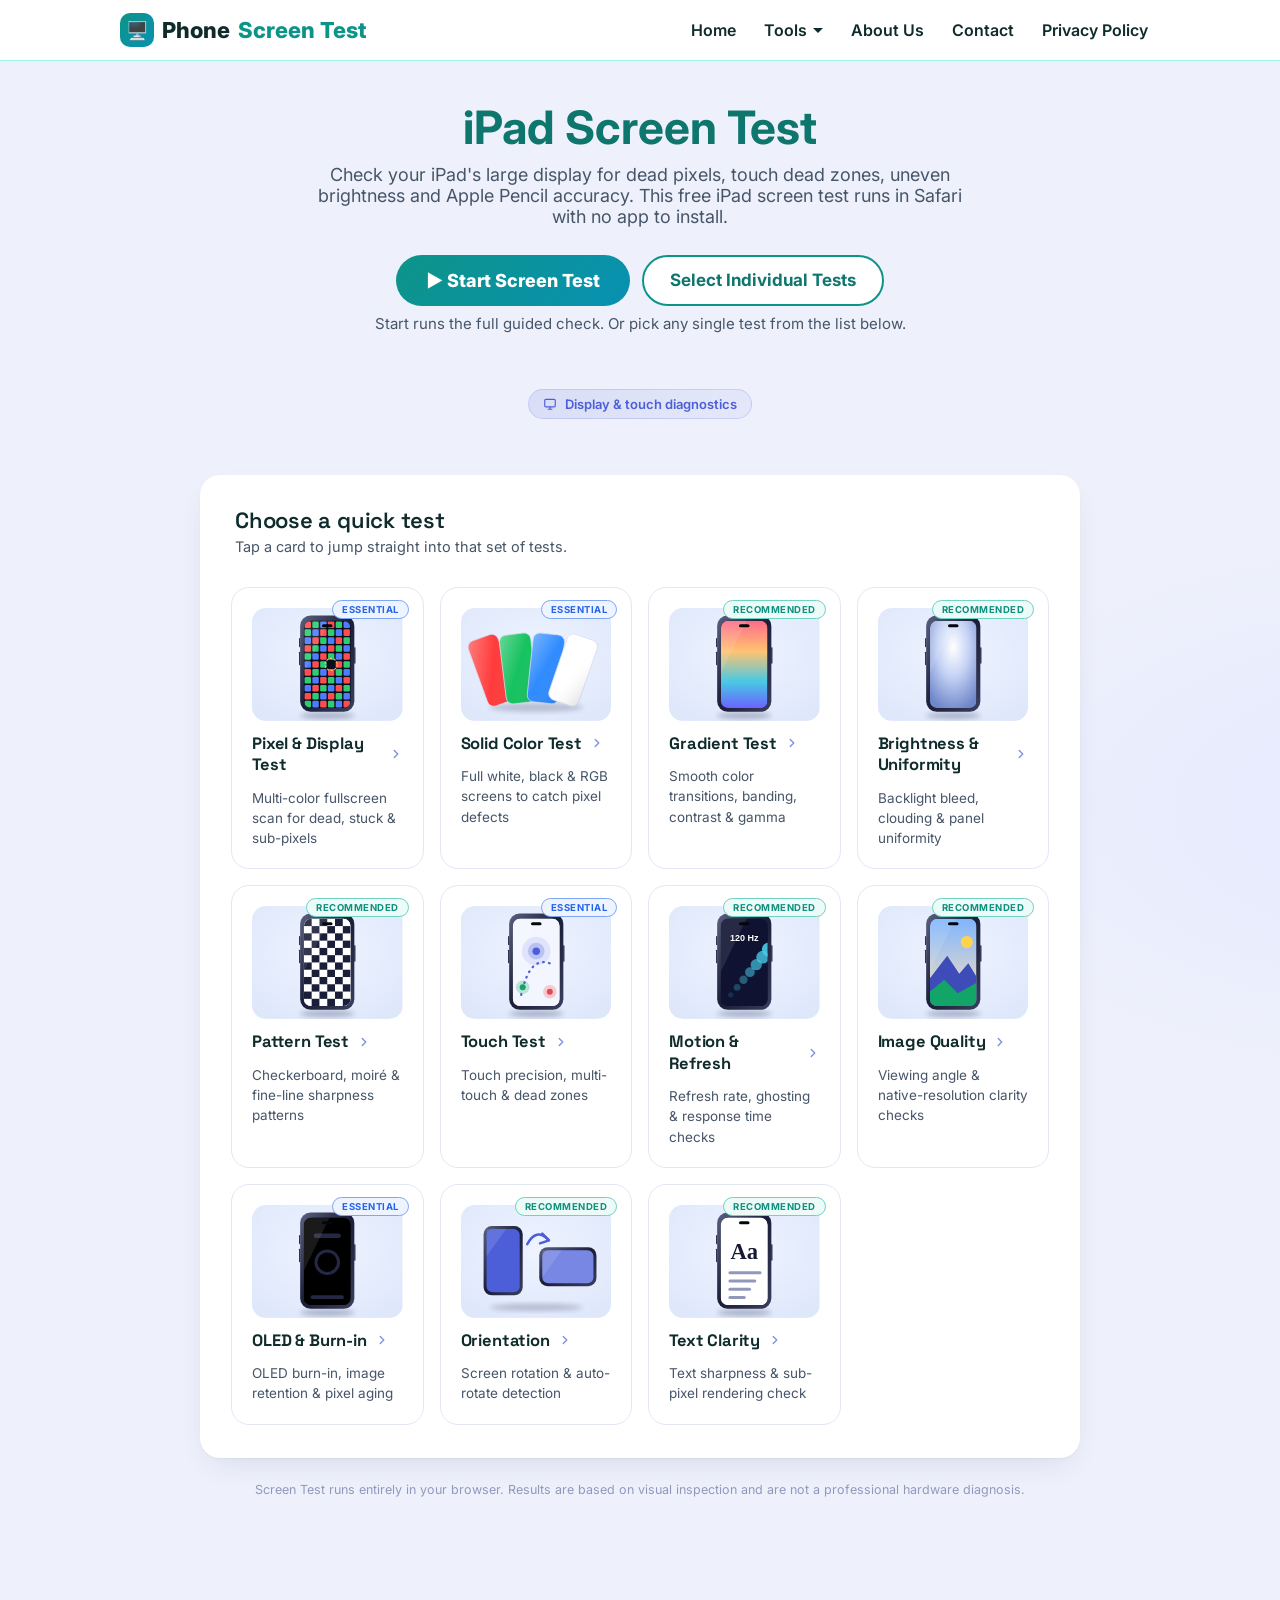
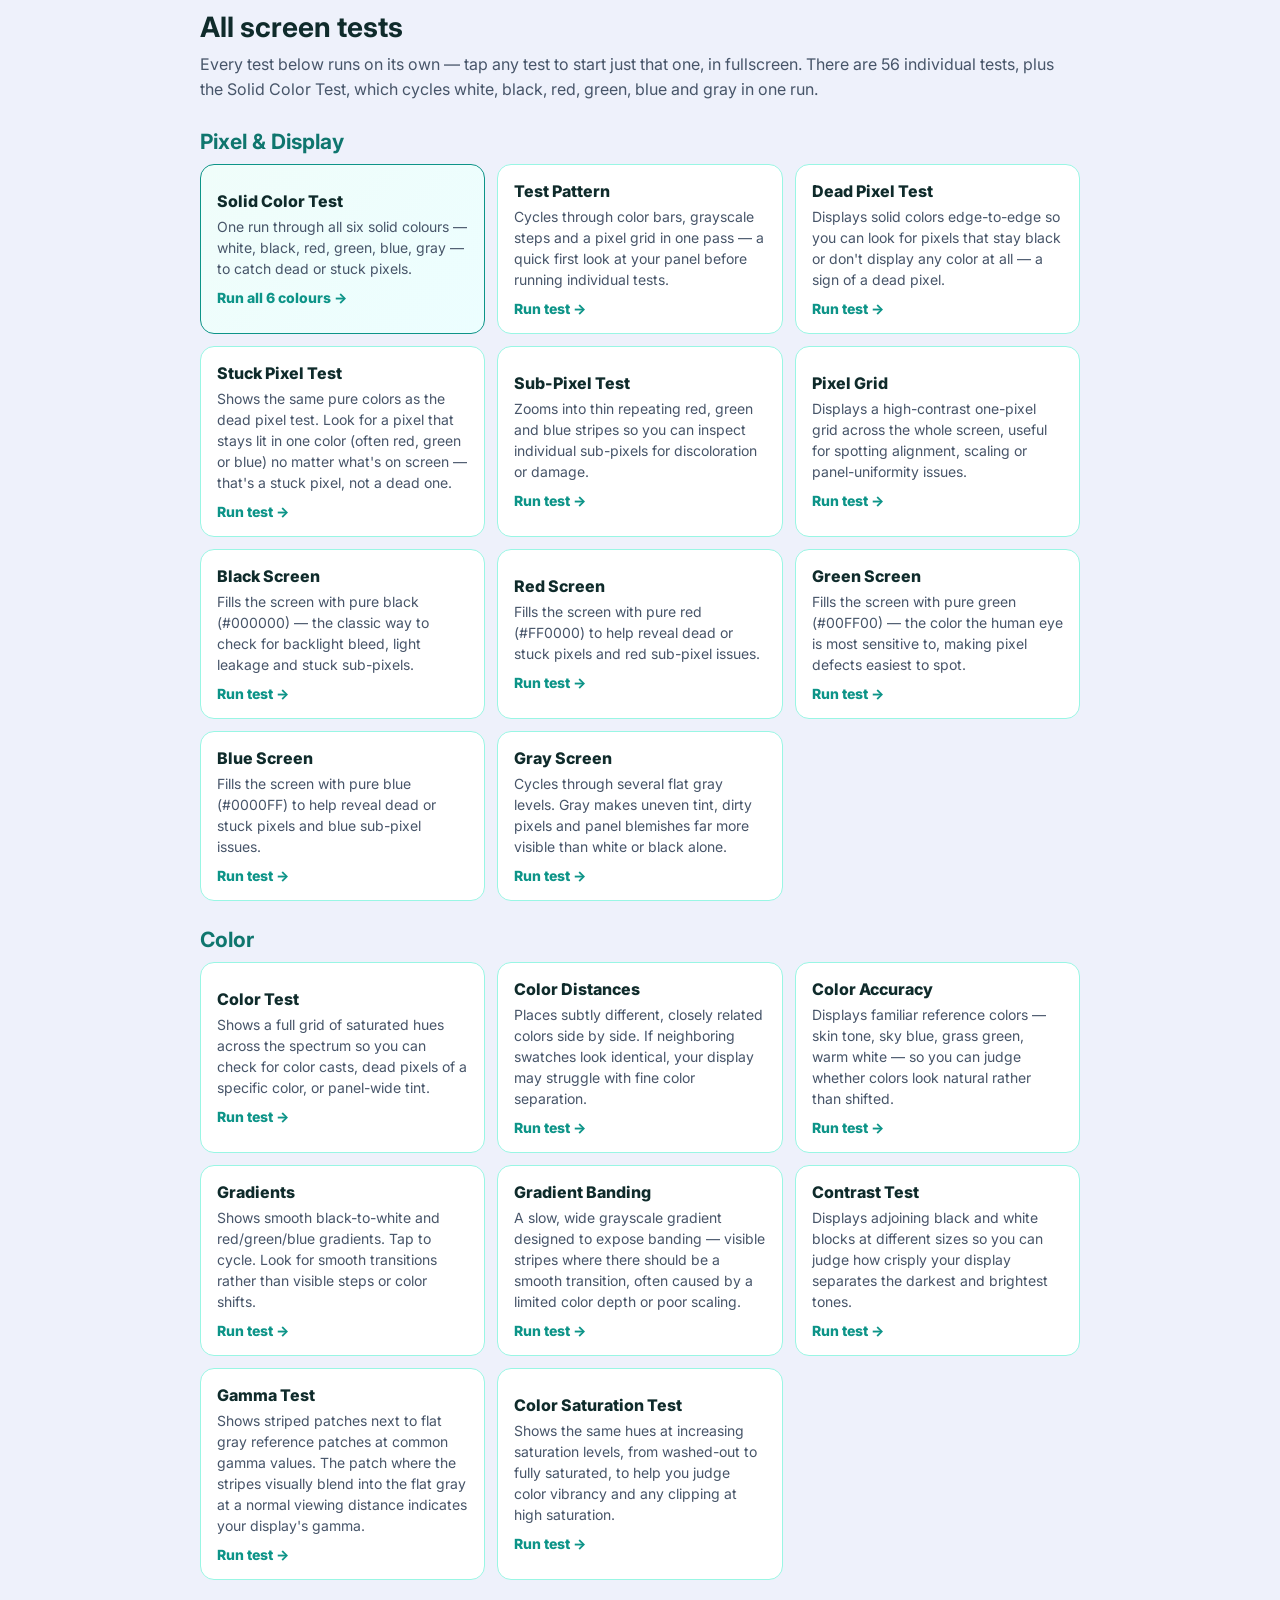
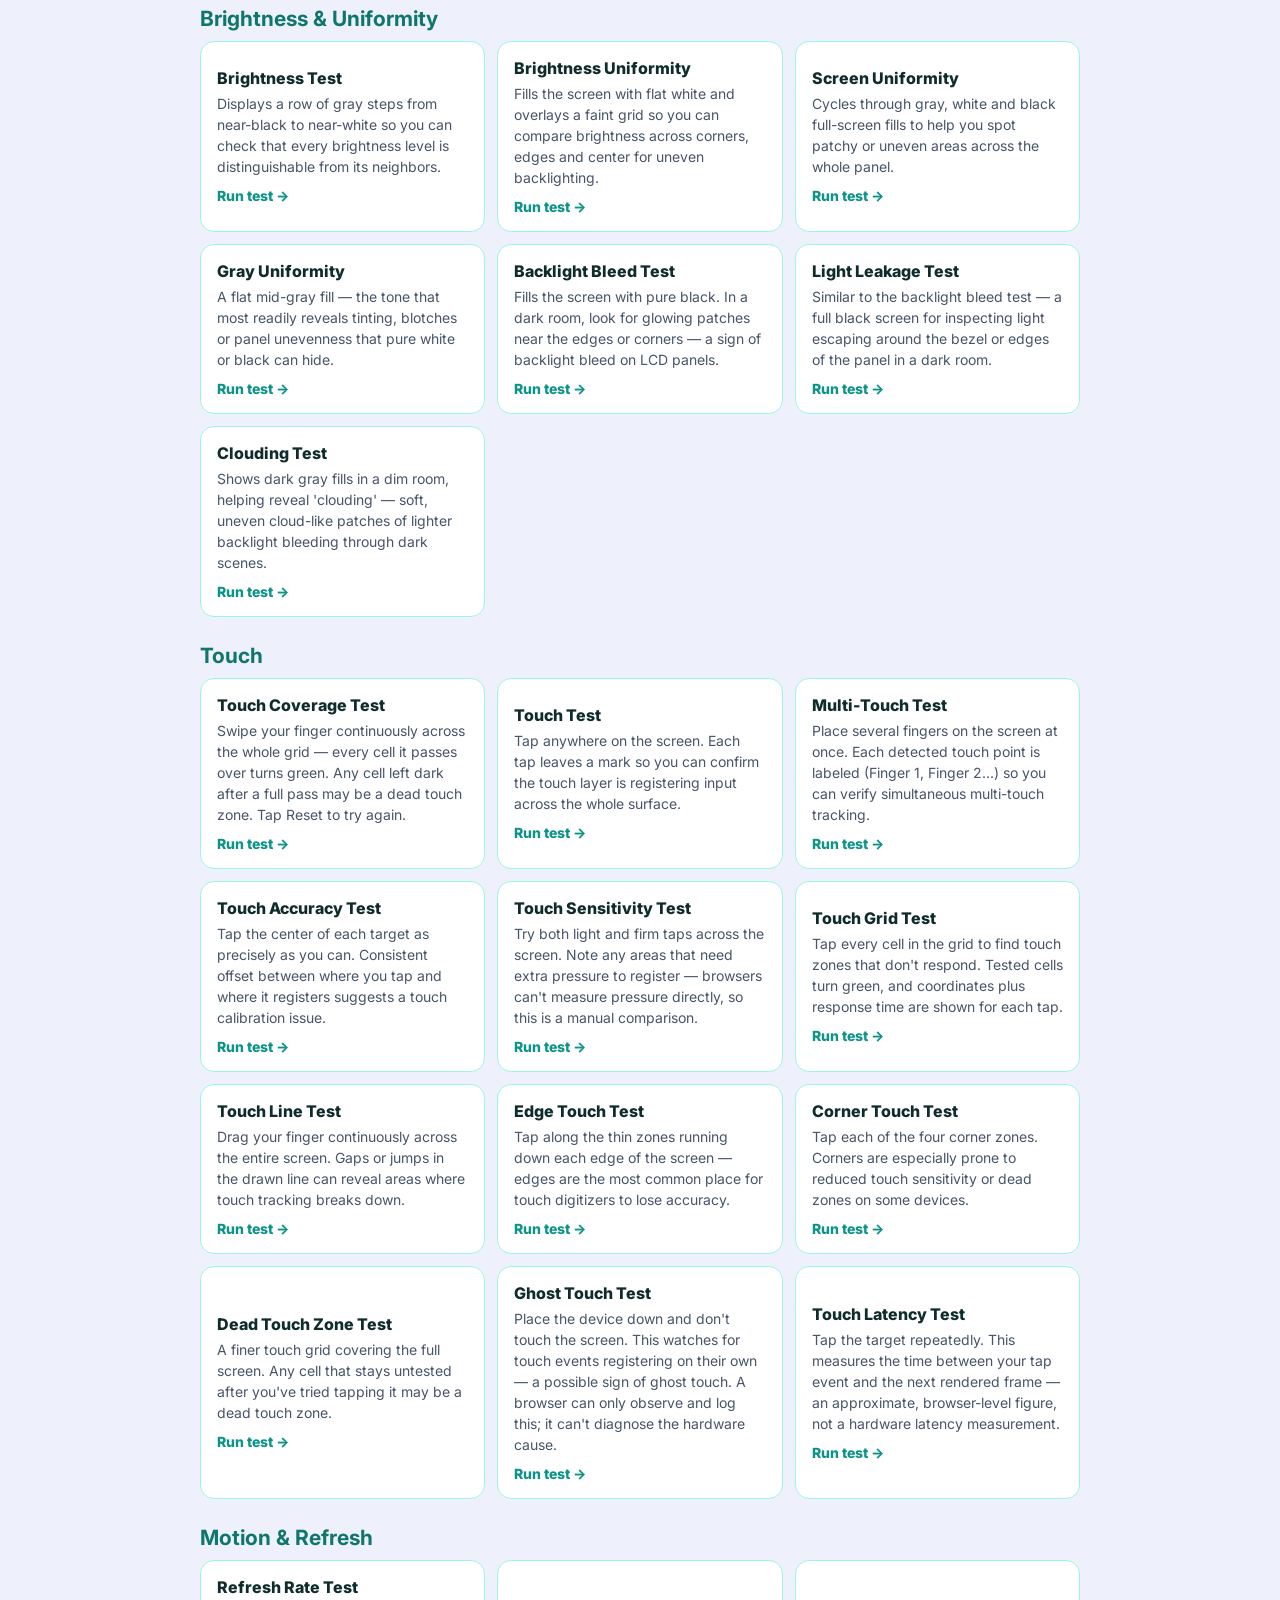
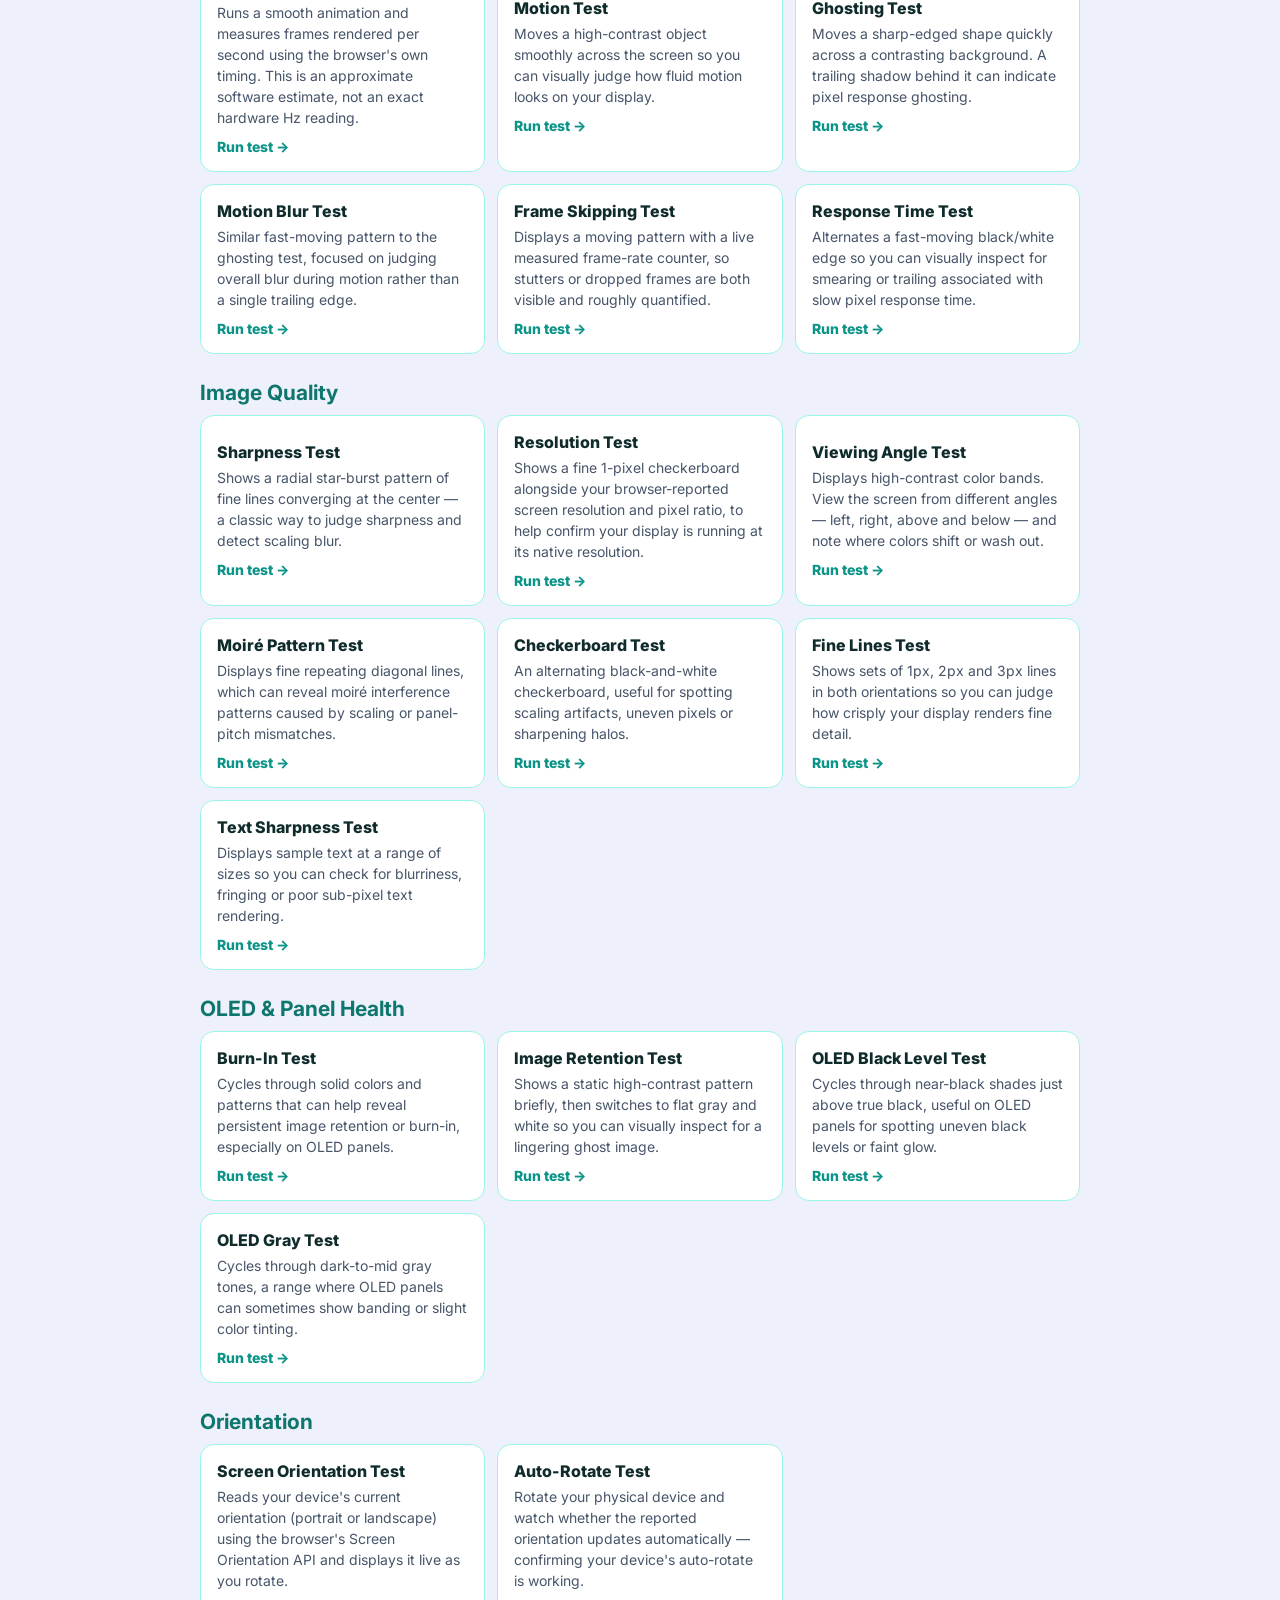
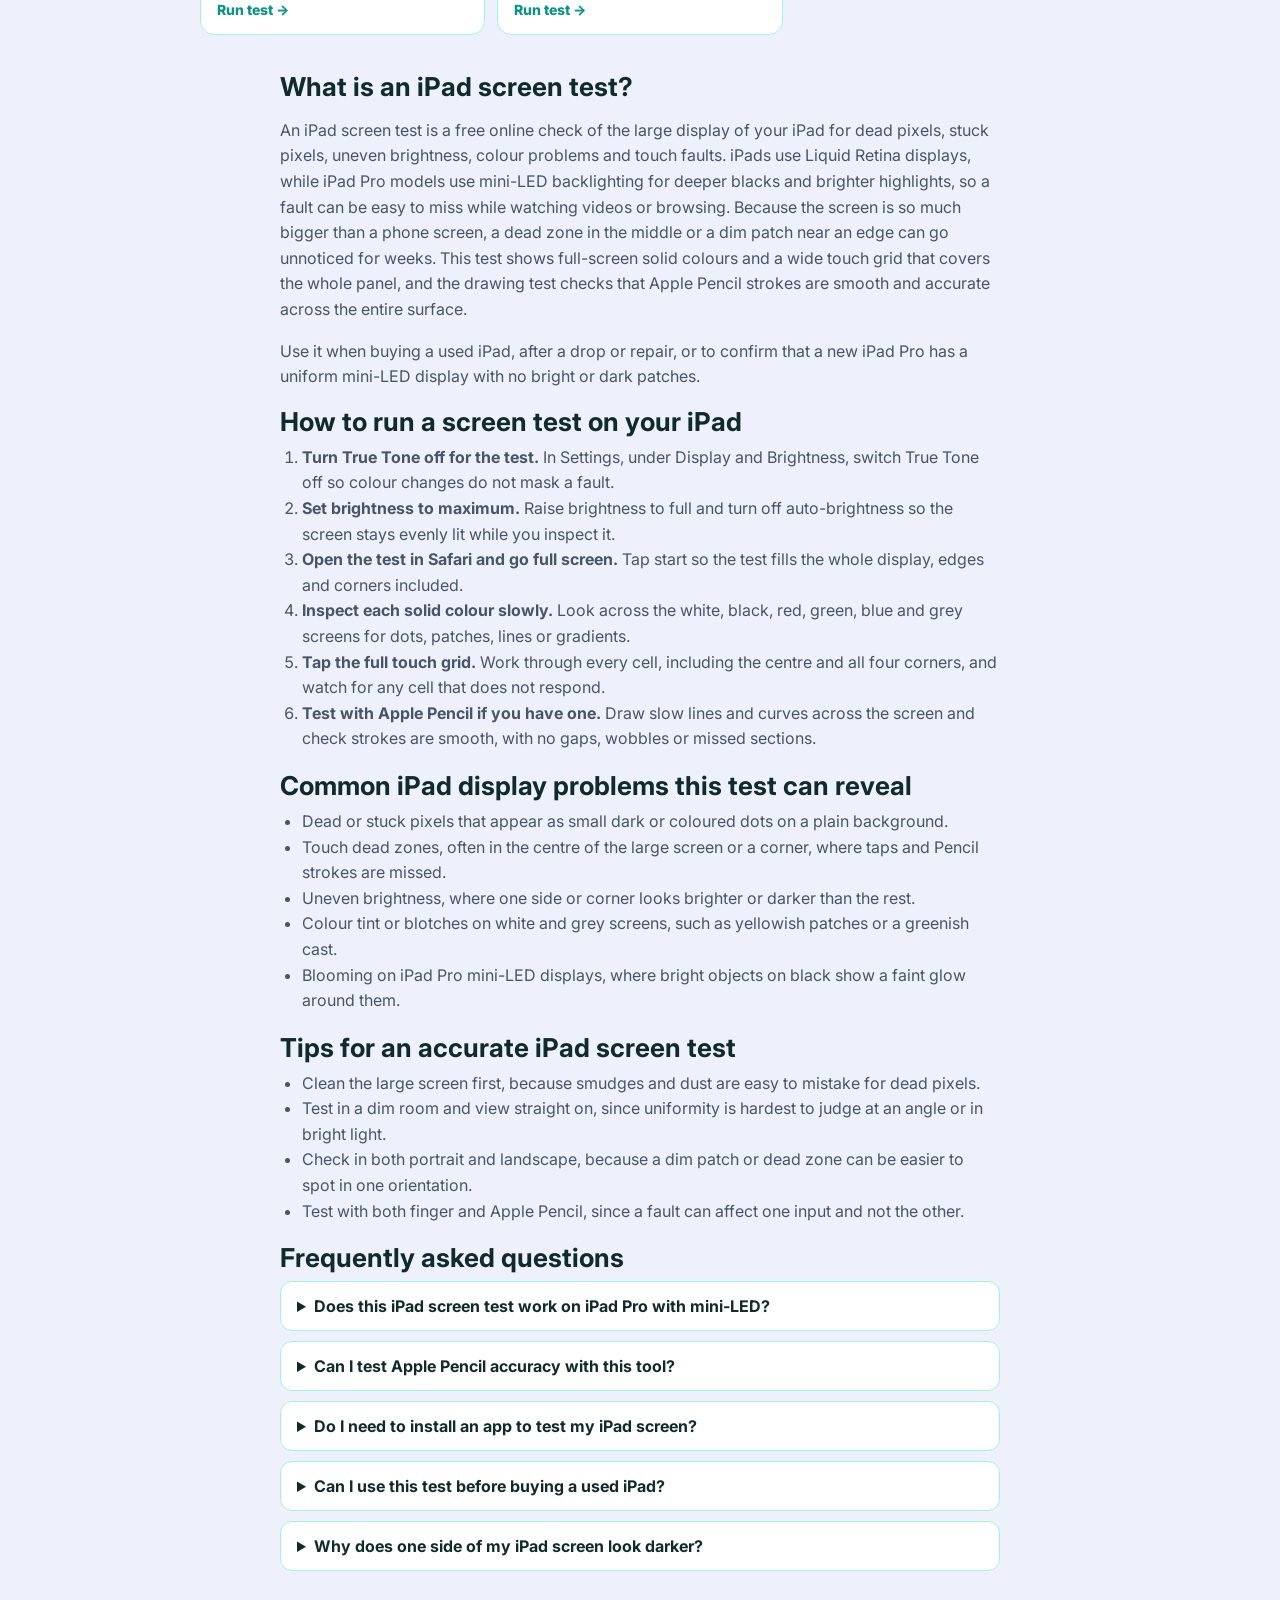
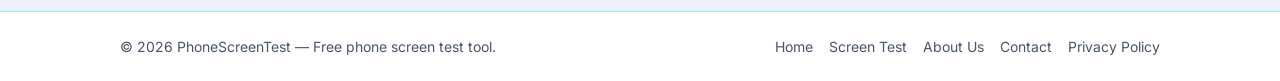
<file: ipad-screen-test.html>
<!DOCTYPE html>
<html lang="en">
<head>
<meta charset="UTF-8">
<meta name="viewport" content="width=device-width, initial-scale=1.0">
<title>iPad Screen Test - Dead Pixels, Colors &amp; Touch (Free)</title>
<meta name="description" content="Run a free iPad screen test for dead pixels, touch dead zones, brightness uniformity and Apple Pencil accuracy. Check your Liquid Retina display, no app needed.">
<meta name="google-site-verification" content="_-BRUVU3ety-sxMiKPLYXIAc3S__Jb0sioMftiq5Fuo" />
<!-- Google tag (gtag.js) -->
<script async src="https://www.googletagmanager.com/gtag/js?id=G-2ZN1ZHYV9C"></script>
<script>
  window.dataLayer = window.dataLayer || [];
  function gtag(){dataLayer.push(arguments);}
  gtag('js', new Date());
  gtag('config', 'G-2ZN1ZHYV9C');
</script>
<meta name="keywords" content="ipad screen test, ipad display test, ipad dead pixel test, ipad touch test, ipad pro screen test, liquid retina test">
<link rel="canonical" href="https://phonescreentest.github.io/ipad-screen-test.html">
<meta property="og:title" content="iPad Screen Test - Dead Pixels, Colors &amp; Touch (Free)">
<meta property="og:description" content="Run a free iPad screen test for dead pixels, touch dead zones, brightness uniformity and Apple Pencil accuracy. Check your Liquid Retina display, no app needed.">
<meta property="og:type" content="website">
<meta property="og:url" content="https://phonescreentest.github.io/ipad-screen-test.html">
<link rel="stylesheet" href="https://fonts.googleapis.com/css2?family=Space+Grotesk:wght@500;600;700&family=Inter:wght@400;500;600;700&display=swap">
<link rel="stylesheet" href="screen-test-assets/style.css">
<link rel="icon" href="data:image/svg+xml,<svg xmlns='http://www.w3.org/2000/svg' viewBox='0 0 100 100'><text y='.9em' font-size='90'>🖥️</text></svg>">
<style>
:root{--bg:#f0fdfa;--panel:#fff;--panel2:#ccfbf1;--line:#99f6e4;--text:#0f2b2b;--muted:#475569;--accent:#0d9488;--accent2:#0891b2;--accent-dark:#0f766e}
*{box-sizing:border-box}
html{scroll-behavior:smooth}
a{color:var(--accent);text-decoration:none}
a:hover{text-decoration:underline}
.wrap{max-width:1080px;margin:0 auto;padding:0 20px}
header.site{background:#fff;border-bottom:1px solid var(--line);position:sticky;top:0;z-index:10}
header.site .wrap{display:flex;align-items:center;justify-content:space-between;min-height:60px}
.logo{font-size:22px;font-weight:800;color:var(--text);display:flex;align-items:center;gap:8px}
.logo:hover{text-decoration:none}
.logo .mark{width:34px;height:34px;border-radius:10px;background:linear-gradient(135deg,var(--accent),var(--accent2));color:#fff;display:inline-flex;align-items:center;justify-content:center;font-size:18px}
.logo b{color:var(--accent);font-weight:800}
nav.main{display:flex;gap:4px;flex-wrap:wrap}
nav.main a{color:var(--text);font-weight:600;padding:8px 12px;border-radius:8px}
nav.main a:hover,nav.main a.active{background:var(--panel2);color:var(--accent-dark);text-decoration:none}
.menu-btn{display:none}
.nav-drop{position:relative}
.nav-drop-btn{font-family:inherit;font-size:16px;font-weight:600;color:var(--text);background:none;border:0;padding:8px 12px;border-radius:8px;cursor:pointer;display:inline-flex;align-items:center;gap:6px}
.nav-drop-btn:hover,.nav-drop-btn.active{background:var(--panel2);color:var(--accent-dark)}
.nav-drop-btn .caret{width:0;height:0;border-left:5px solid transparent;border-right:5px solid transparent;border-top:5px solid currentColor;transition:transform .2s}
.nav-drop.open .nav-drop-btn .caret{transform:rotate(180deg)}
.nav-drop-menu{display:none;position:absolute;top:calc(100% + 6px);left:0;min-width:230px;background:#fff;border:1px solid var(--line);border-radius:12px;box-shadow:0 12px 30px rgba(13,148,136,.15);padding:6px;z-index:20}
.nav-drop.open .nav-drop-menu{display:block}
.nav-drop-menu a{display:block;padding:10px 12px;border-radius:8px;color:var(--text);font-weight:600}
.nav-drop-menu a:hover,.nav-drop-menu a.active{background:var(--panel2);color:var(--accent-dark);text-decoration:none}
.page-hero{text-align:center;padding:40px 20px 6px}
.page-hero h1{font-size:46px;line-height:1.15;margin:0 0 10px;color:var(--accent-dark)}
.page-hero p.lede{font-size:18px;color:var(--muted);max-width:660px;margin:0 auto 22px}
footer.site{border-top:1px solid var(--line);background:#fff;padding:26px 0;margin-top:20px}
footer.site .wrap{display:flex;justify-content:space-between;gap:16px;flex-wrap:wrap;color:var(--muted);font-size:14px}
footer.site nav{display:flex;gap:16px;flex-wrap:wrap}
footer.site nav a{color:var(--muted)}
/* Top actions: Start Screen Test + Select Individual Tests (own classes, no clash with plugin .btn) */
.pst-top-actions{display:flex;gap:12px;justify-content:center;flex-wrap:wrap;margin:0 auto 8px}
.pst-start{border:0;cursor:pointer;padding:15px 30px;border-radius:999px;font-size:18px;font-weight:800;color:#fff;background:linear-gradient(135deg,var(--accent),var(--accent2));font-family:inherit}
.pst-start:hover{opacity:.92}
.pst-select{border:2px solid var(--accent);background:#fff;color:var(--accent-dark);cursor:pointer;padding:13px 26px;border-radius:999px;font-size:17px;font-weight:700;font-family:inherit}
.pst-select:hover{background:var(--panel2)}
.pst-top-note{text-align:center;color:var(--muted);font-size:15px;margin:6px 0 0}
/* All-tests list below the tool (own .pst- classes; plugin .card/.btn untouched) */
.pst-all{max-width:920px;margin:0 auto;padding:30px 20px 10px}
.pst-all h2{font-size:28px;margin:0 0 8px;color:var(--text)}
.pst-all-intro{color:var(--muted);font-size:16px;line-height:1.6;margin:0 0 10px}
.pst-all h3{font-size:21px;margin:26px 0 10px;color:var(--accent-dark)}
.pst-test-grid{display:grid;grid-template-columns:repeat(auto-fill,minmax(260px,1fr));gap:12px}
.pst-test-btn{display:block;width:100%;text-align:left;background:#fff;border:1px solid var(--line);border-radius:14px;padding:16px;cursor:pointer;font-family:inherit}
.pst-test-btn:hover{border-color:var(--accent);box-shadow:0 6px 18px rgba(13,148,136,.14)}
.pst-test-name{display:block;font-size:16px;font-weight:800;color:var(--text)}
.pst-test-desc{display:block;font-size:14px;line-height:1.5;color:var(--muted);margin:5px 0 10px}
.pst-test-run{display:inline-block;font-size:14px;font-weight:800;color:var(--accent)}
.pst-test-group{background:linear-gradient(135deg,#f0fdfa,#ecfeff);border-color:var(--accent)}
/* SEO content under the tool (own classes, no clash with the tool stylesheet) */
.st-info{max-width:760px;margin:0 auto;padding:26px 20px 10px}
.st-info h2{font-size:26px;margin:0 0 8px;color:#0f2b2b}
.st-info p,.st-info li{color:#475569;font-size:16px;line-height:1.6}
.st-info ul,.st-info ol{margin:8px 0 18px;padding-left:22px}
.st-info details{background:#fff;border:1px solid var(--line);border-radius:12px;padding:14px 16px;margin-bottom:10px}
.st-info summary{font-weight:700;cursor:pointer;font-size:16px;color:#0f2b2b}
.st-info details p{margin:8px 0 0}
@media (max-width:820px){
  .page-hero h1{font-size:34px}
  .nav-drop{width:100%}
  .nav-drop-btn{width:100%;justify-content:space-between}
  .nav-drop-menu{position:static;box-shadow:none;border:0;border-radius:0;background:transparent;padding:2px 0 2px 14px;min-width:0}
  .nav-drop-menu a{padding:10px 12px}
  header.site .wrap{position:relative}
  .menu-btn{display:flex;flex-direction:column;justify-content:center;gap:5px;width:40px;height:40px;padding:9px;background:none;border:0;cursor:pointer}
  .menu-btn span{display:block;height:3px;background:var(--text);border-radius:2px;transition:transform .2s,opacity .2s}
  .menu-btn.open span:nth-child(1){transform:translateY(8px) rotate(45deg)}
  .menu-btn.open span:nth-child(2){opacity:0}
  .menu-btn.open span:nth-child(3){transform:translateY(-8px) rotate(-45deg)}
  nav.main{display:none}
  nav.main.open{display:flex;flex-direction:column;position:absolute;top:100%;left:0;right:0;background:#fff;border-bottom:1px solid var(--line);padding:10px 20px 14px;gap:2px}
  nav.main.open a{padding:10px 12px}
}
</style>
</head>
<body>
<header class="site">
  <div class="wrap">
    <a class="logo" href="https://phonescreentest.github.io/"><span class="mark">🖥️</span>Phone<b> Screen Test</b></a>
    <button type="button" class="menu-btn" id="menuBtn" aria-label="Menu" aria-expanded="false"><span></span><span></span><span></span></button>
    <nav class="main">
      <a href="https://phonescreentest.github.io/">Home</a>
      <div class="nav-drop">
        <button type="button" class="nav-drop-btn" aria-expanded="false" aria-haspopup="true">Tools <span class="caret" aria-hidden="true"></span></button>
        <div class="nav-drop-menu">
          <a href="https://phonescreentest.github.io/">Screen Test</a>
        </div>
      </div>
      <a href="about.html">About Us</a>
      <a href="contact.html">Contact</a>
      <a href="privacy-policy.html">Privacy Policy</a>
    </nav>
  </div>
</header>
<main class="wrap">
  <div class="page-hero">
    <h1>iPad Screen Test</h1>
    <p class="lede">Check your iPad&#x27;s large display for dead pixels, touch dead zones, uneven brightness and Apple Pencil accuracy. This free iPad screen test runs in Safari with no app to install.</p>
  </div>

  <div class="pst-top-actions">
    <button type="button" class="pst-start" data-stt-start>&#9654; Start Screen Test</button>
    <button type="button" class="pst-select" id="pstSelectBtn">Select Individual Tests</button>
  </div>
  <p class="pst-top-note">Start runs the full guided check. Or pick any single test from the list below.</p>

<div class="screen-test-tool-wrapper">
<div id="screen-test-app" style="visibility:hidden">

  <!-- ============ CATEGORY QUICK-START SCREEN ============ -->
  <div id="category-screen">
    <div class="page-wrap">
      <header class="hero">
        <span class="eyebrow">
          <svg width="14" height="14" style="width:14px;height:14px" viewBox="0 0 24 24" fill="none" stroke="currentColor" stroke-width="2"><rect x="3" y="4" width="18" height="13" rx="2"/><path d="M8 21h8M12 17v4"/></svg>
          Display &amp; touch diagnostics
        </span>
      </header>

      <div class="card" id="screen-test-cards">
        <div class="card-header">
          <h2>Choose a quick test</h2>
          <p>Tap a card to jump straight into that set of tests.</p>
        </div>
        <div class="category-grid" id="category-grid"></div>
      </div>

      <div class="individual-tests-link-wrap" style="text-align:center;margin-top:20px;">
        <button class="link-btn" id="show-individual-tests-link">Or choose individual tests →</button>
      </div>

      <footer class="tiny-note">Screen Test runs entirely in your browser. Results are based on visual inspection and are not a professional hardware diagnosis.</footer>
    </div>
  </div>

  <!-- ============ SELECTION SCREEN (advanced / individual tests) ============ -->
  <div id="selection-screen" class="hidden">
    <div class="page-wrap">
      <div style="margin-bottom:10px;">
        <button class="link-btn" id="back-to-quickstart-link">← Back to quick start</button>
      </div>
      <header class="hero">
        <span class="eyebrow">
          <svg width="14" height="14" style="width:14px;height:14px" viewBox="0 0 24 24" fill="none" stroke="currentColor" stroke-width="2"><rect x="3" y="4" width="18" height="13" rx="2"/><path d="M8 21h8M12 17v4"/></svg>
          Display &amp; touch diagnostics
        </span>
      </header>

      <div class="card">
        <div class="card-header">
          <h2>Choose the test(s) you would like to perform</h2>
          <p>Tap a test to select it, or the info icon to see what it checks.</p>
        </div>
        <div class="categories" id="categories-container"></div>

        <div class="control-bar">
          <div class="bulk-actions">
            <button class="link-btn" id="select-all-btn">Select all</button>
            <button class="link-btn" id="select-none-btn">Select none</button>
            <span class="count-pill" id="count-pill"><b>0</b> tests selected</span>
          </div>
          <div class="action-btns">
            <button class="btn btn-ghost" id="setup-guide-btn">View setup guide</button>
            <button class="btn btn-primary" id="start-test-btn" disabled>Start test</button>
          </div>
        </div>
      </div>

      <footer class="tiny-note">Screen Test runs entirely in your browser. Results are based on visual inspection and are not a professional hardware diagnosis.</footer>
    </div>
  </div>

  <!-- ============ TEST RUNNER ============ -->
  <div id="test-runner" class="hidden">
    <div id="runner-topbar">
      <span class="topbar-chip" id="progress-chip">Test 1 of 1<span class="test-title" id="runner-test-name"></span></span>
    </div>
    <div id="test-stage" role="region" aria-label="Test display area"></div>
    <button id="stt-v102-runner-controls-toggle" type="button" aria-label="Hide test navigation" aria-expanded="true" title="Hide test navigation">
      <svg class="stt-v102-toggle-arrow stt-v102-toggle-arrow-down" viewBox="0 0 24 24" fill="none" stroke="currentColor" stroke-width="2.4" stroke-linecap="round" stroke-linejoin="round"><path d="M6 9l6 6 6-6"/></svg>
      <svg class="stt-v102-toggle-arrow stt-v102-toggle-arrow-up" viewBox="0 0 24 24" fill="none" stroke="currentColor" stroke-width="2.4" stroke-linecap="round" stroke-linejoin="round"><path d="M6 15l6-6 6 6"/></svg>
    </button>
    <div id="runner-bottombar">
      <button class="rbtn" id="btn-prev" aria-label="Previous test">
        <svg viewBox="0 0 24 24" fill="none" stroke="currentColor" stroke-width="2.2" stroke-linecap="round" stroke-linejoin="round"><path d="M15 18l-6-6 6-6"/></svg>
        Previous
      </button>
      <button class="rbtn bad" id="btn-problem">
        <svg viewBox="0 0 24 24" fill="none" stroke="currentColor" stroke-width="2.2" stroke-linecap="round" stroke-linejoin="round"><path d="M12 9v4M12 17h.01M10.3 3.9L1.8 18a2 2 0 001.7 3h17a2 2 0 001.7-3L13.7 3.9a2 2 0 00-3.4 0z"/></svg>
        Problem found
      </button>
      <button class="rbtn good" id="btn-good">
        <svg viewBox="0 0 24 24" fill="none" stroke="currentColor" stroke-width="2.2" stroke-linecap="round" stroke-linejoin="round"><path d="M20 6L9 17l-5-5"/></svg>
        Looks good
      </button>
      <button class="rbtn" id="btn-skip">Skip</button>
      <button class="rbtn" id="btn-next" aria-label="Next test">
        Next
        <svg viewBox="0 0 24 24" fill="none" stroke="currentColor" stroke-width="2.2" stroke-linecap="round" stroke-linejoin="round"><path d="M9 18l6-6-6-6"/></svg>
      </button>
    </div>

    <!-- Inside the fullscreen element so the confirmation remains visible. -->
    <div class="modal-overlay hidden" id="exit-modal-overlay">
      <div class="modal" style="max-width:380px;" role="dialog" aria-modal="true" aria-labelledby="exit-modal-title">
        <h3 id="exit-modal-title">Exit this test?</h3>
        <p>Your progress on remaining tests will be lost. Completed results so far won't be saved.</p>
        <div class="modal-actions">
          <button class="btn" id="exit-cancel-btn">Keep testing</button>
          <button class="btn btn-danger" id="exit-confirm-btn">Exit</button>
        </div>
      </div>
    </div>
  </div>

  <!-- ============ RESULTS SCREEN ============ -->
  <div id="results-screen" class="hidden">
    <div class="page-wrap">
      <header class="hero">
        <span class="eyebrow">
          <svg width="14" height="14" style="width:14px;height:14px" viewBox="0 0 24 24" fill="none" stroke="currentColor" stroke-width="2"><path d="M20 6L9 17l-5-5"/></svg>
          Screen test complete
        </span>
        <h2 style="font-size:clamp(30px,5vw,42px);">Your results</h2>
        <p>Here's how your display performed across the tests you ran.</p>
      </header>
      <div class="card">
        <div class="results-summary" id="results-summary"></div>
        <div class="result-list" id="results-list"></div>
        <div class="control-bar" style="justify-content:center;">
          <div class="action-btns">
            <button class="btn" id="test-again-btn">Test again</button>
            <button class="btn" id="run-failed-btn">Run failed tests</button>
            <button class="btn btn-primary" id="new-test-btn">Start new test</button>
            <button class="btn stt-results-close" id="results-close-btn">Close</button>
          </div>
        </div>
      </div>
      <footer class="tiny-note">Your results are based on the tests you performed and are not a professional hardware diagnosis.</footer>
    </div>
  </div>

  <!-- Info modal -->
  <div class="modal-overlay hidden" id="info-modal-overlay">
    <div class="modal" role="dialog" aria-modal="true" aria-labelledby="info-modal-title">
      <span class="cat-tag" id="info-modal-cat"></span>
      <h3 id="info-modal-title"></h3>
      <p id="info-modal-desc"></p>
      <div class="modal-actions">
        <button class="btn" id="info-modal-close">Close</button>
        <button class="btn btn-primary" id="info-modal-select">Select this test</button>
      </div>
    </div>
  </div>

  <!-- Setup guide modal -->
  <div class="modal-overlay hidden" id="guide-modal-overlay">
    <div class="modal" style="max-width:480px;" role="dialog" aria-modal="true" aria-labelledby="guide-modal-title">
      <h3 id="guide-modal-title">Before you start</h3>
      <ol class="guide-list">
        <li><span class="num">1</span> Clean your screen so smudges aren't mistaken for dead pixels or clouding.</li>
        <li><span class="num">2</span> Dim the room for backlight bleed, light leakage, and black-level tests — these show up best in the dark.</li>
        <li><span class="num">3</span> Use normal room lighting for color, brightness, and uniformity tests.</li>
        <li><span class="num">4</span> For touch tests, use a finger or stylus and try to cover the entire screen, including edges and corners.</li>
        <li><span class="num">5</span> Fullscreen mode gives the most accurate results — allow it if your browser prompts you.</li>
        <li><span class="num">6</span> Motion and refresh-rate readings are approximate, browser-measured estimates — not exact hardware specs.</li>
      </ol>
      <div class="modal-actions">
        <button class="btn btn-primary" id="guide-modal-close">Got it</button>
      </div>
    </div>
  </div>

</div>
  </div>

<section class="pst-all" id="all-tests">
<h2>All screen tests</h2>
<p class="pst-all-intro">Every test below runs on its own — tap any test to start just that one, in fullscreen. There are 56 individual tests, plus the Solid Color Test, which cycles white, black, red, green, blue and gray in one run.</p>
<h3>Pixel &amp; Display</h3>
<div class="pst-test-grid">
<button type="button" class="pst-test-btn pst-test-group" data-group-label="Solid Color Test"><span class="pst-test-name">Solid Color Test</span><span class="pst-test-desc">One run through all six solid colours — white, black, red, green, blue, gray — to catch dead or stuck pixels.</span><span class="pst-test-run">Run all 6 colours →</span></button>
<button type="button" class="pst-test-btn" data-test-id="test-pattern"><span class="pst-test-name">Test Pattern</span><span class="pst-test-desc">Cycles through color bars, grayscale steps and a pixel grid in one pass — a quick first look at your panel before running individual tests.</span><span class="pst-test-run">Run test →</span></button>
<button type="button" class="pst-test-btn" data-test-id="dead-pixel"><span class="pst-test-name">Dead Pixel Test</span><span class="pst-test-desc">Displays solid colors edge-to-edge so you can look for pixels that stay black or don&#x27;t display any color at all — a sign of a dead pixel.</span><span class="pst-test-run">Run test →</span></button>
<button type="button" class="pst-test-btn" data-test-id="stuck-pixel"><span class="pst-test-name">Stuck Pixel Test</span><span class="pst-test-desc">Shows the same pure colors as the dead pixel test. Look for a pixel that stays lit in one color (often red, green or blue) no matter what&#x27;s on screen — that&#x27;s a stuck pixel, not a dead one.</span><span class="pst-test-run">Run test →</span></button>
<button type="button" class="pst-test-btn" data-test-id="sub-pixel"><span class="pst-test-name">Sub-Pixel Test</span><span class="pst-test-desc">Zooms into thin repeating red, green and blue stripes so you can inspect individual sub-pixels for discoloration or damage.</span><span class="pst-test-run">Run test →</span></button>
<button type="button" class="pst-test-btn" data-test-id="pixel-grid"><span class="pst-test-name">Pixel Grid</span><span class="pst-test-desc">Displays a high-contrast one-pixel grid across the whole screen, useful for spotting alignment, scaling or panel-uniformity issues.</span><span class="pst-test-run">Run test →</span></button>
<button type="button" class="pst-test-btn" data-test-id="black-screen"><span class="pst-test-name">Black Screen</span><span class="pst-test-desc">Fills the screen with pure black (#000000) — the classic way to check for backlight bleed, light leakage and stuck sub-pixels.</span><span class="pst-test-run">Run test →</span></button>
<button type="button" class="pst-test-btn" data-test-id="red-screen"><span class="pst-test-name">Red Screen</span><span class="pst-test-desc">Fills the screen with pure red (#FF0000) to help reveal dead or stuck pixels and red sub-pixel issues.</span><span class="pst-test-run">Run test →</span></button>
<button type="button" class="pst-test-btn" data-test-id="green-screen"><span class="pst-test-name">Green Screen</span><span class="pst-test-desc">Fills the screen with pure green (#00FF00) — the color the human eye is most sensitive to, making pixel defects easiest to spot.</span><span class="pst-test-run">Run test →</span></button>
<button type="button" class="pst-test-btn" data-test-id="blue-screen"><span class="pst-test-name">Blue Screen</span><span class="pst-test-desc">Fills the screen with pure blue (#0000FF) to help reveal dead or stuck pixels and blue sub-pixel issues.</span><span class="pst-test-run">Run test →</span></button>
<button type="button" class="pst-test-btn" data-test-id="gray-screen"><span class="pst-test-name">Gray Screen</span><span class="pst-test-desc">Cycles through several flat gray levels. Gray makes uneven tint, dirty pixels and panel blemishes far more visible than white or black alone.</span><span class="pst-test-run">Run test →</span></button>
</div>
<h3>Color</h3>
<div class="pst-test-grid">
<button type="button" class="pst-test-btn" data-test-id="color-test"><span class="pst-test-name">Color Test</span><span class="pst-test-desc">Shows a full grid of saturated hues across the spectrum so you can check for color casts, dead pixels of a specific color, or panel-wide tint.</span><span class="pst-test-run">Run test →</span></button>
<button type="button" class="pst-test-btn" data-test-id="color-distances"><span class="pst-test-name">Color Distances</span><span class="pst-test-desc">Places subtly different, closely related colors side by side. If neighboring swatches look identical, your display may struggle with fine color separation.</span><span class="pst-test-run">Run test →</span></button>
<button type="button" class="pst-test-btn" data-test-id="color-accuracy"><span class="pst-test-name">Color Accuracy</span><span class="pst-test-desc">Displays familiar reference colors — skin tone, sky blue, grass green, warm white — so you can judge whether colors look natural rather than shifted.</span><span class="pst-test-run">Run test →</span></button>
<button type="button" class="pst-test-btn" data-test-id="gradients"><span class="pst-test-name">Gradients</span><span class="pst-test-desc">Shows smooth black-to-white and red/green/blue gradients. Tap to cycle. Look for smooth transitions rather than visible steps or color shifts.</span><span class="pst-test-run">Run test →</span></button>
<button type="button" class="pst-test-btn" data-test-id="gradient-banding"><span class="pst-test-name">Gradient Banding</span><span class="pst-test-desc">A slow, wide grayscale gradient designed to expose banding — visible stripes where there should be a smooth transition, often caused by a limited color depth or poor scaling.</span><span class="pst-test-run">Run test →</span></button>
<button type="button" class="pst-test-btn" data-test-id="contrast-test"><span class="pst-test-name">Contrast Test</span><span class="pst-test-desc">Displays adjoining black and white blocks at different sizes so you can judge how crisply your display separates the darkest and brightest tones.</span><span class="pst-test-run">Run test →</span></button>
<button type="button" class="pst-test-btn" data-test-id="gamma-test"><span class="pst-test-name">Gamma Test</span><span class="pst-test-desc">Shows striped patches next to flat gray reference patches at common gamma values. The patch where the stripes visually blend into the flat gray at a normal viewing distance indicates your display&#x27;s gamma.</span><span class="pst-test-run">Run test →</span></button>
<button type="button" class="pst-test-btn" data-test-id="color-saturation"><span class="pst-test-name">Color Saturation Test</span><span class="pst-test-desc">Shows the same hues at increasing saturation levels, from washed-out to fully saturated, to help you judge color vibrancy and any clipping at high saturation.</span><span class="pst-test-run">Run test →</span></button>
</div>
<h3>Brightness &amp; Uniformity</h3>
<div class="pst-test-grid">
<button type="button" class="pst-test-btn" data-test-id="brightness-test"><span class="pst-test-name">Brightness Test</span><span class="pst-test-desc">Displays a row of gray steps from near-black to near-white so you can check that every brightness level is distinguishable from its neighbors.</span><span class="pst-test-run">Run test →</span></button>
<button type="button" class="pst-test-btn" data-test-id="brightness-uniformity"><span class="pst-test-name">Brightness Uniformity</span><span class="pst-test-desc">Fills the screen with flat white and overlays a faint grid so you can compare brightness across corners, edges and center for uneven backlighting.</span><span class="pst-test-run">Run test →</span></button>
<button type="button" class="pst-test-btn" data-test-id="screen-uniformity"><span class="pst-test-name">Screen Uniformity</span><span class="pst-test-desc">Cycles through gray, white and black full-screen fills to help you spot patchy or uneven areas across the whole panel.</span><span class="pst-test-run">Run test →</span></button>
<button type="button" class="pst-test-btn" data-test-id="gray-uniformity"><span class="pst-test-name">Gray Uniformity</span><span class="pst-test-desc">A flat mid-gray fill — the tone that most readily reveals tinting, blotches or panel unevenness that pure white or black can hide.</span><span class="pst-test-run">Run test →</span></button>
<button type="button" class="pst-test-btn" data-test-id="backlight-bleed"><span class="pst-test-name">Backlight Bleed Test</span><span class="pst-test-desc">Fills the screen with pure black. In a dark room, look for glowing patches near the edges or corners — a sign of backlight bleed on LCD panels.</span><span class="pst-test-run">Run test →</span></button>
<button type="button" class="pst-test-btn" data-test-id="light-leakage"><span class="pst-test-name">Light Leakage Test</span><span class="pst-test-desc">Similar to the backlight bleed test — a full black screen for inspecting light escaping around the bezel or edges of the panel in a dark room.</span><span class="pst-test-run">Run test →</span></button>
<button type="button" class="pst-test-btn" data-test-id="clouding-test"><span class="pst-test-name">Clouding Test</span><span class="pst-test-desc">Shows dark gray fills in a dim room, helping reveal &#x27;clouding&#x27; — soft, uneven cloud-like patches of lighter backlight bleeding through dark scenes.</span><span class="pst-test-run">Run test →</span></button>
</div>
<h3>Touch</h3>
<div class="pst-test-grid">
<button type="button" class="pst-test-btn" data-test-id="touch-coverage"><span class="pst-test-name">Touch Coverage Test</span><span class="pst-test-desc">Swipe your finger continuously across the whole grid — every cell it passes over turns green. Any cell left dark after a full pass may be a dead touch zone. Tap Reset to try again.</span><span class="pst-test-run">Run test →</span></button>
<button type="button" class="pst-test-btn" data-test-id="touch-test"><span class="pst-test-name">Touch Test</span><span class="pst-test-desc">Tap anywhere on the screen. Each tap leaves a mark so you can confirm the touch layer is registering input across the whole surface.</span><span class="pst-test-run">Run test →</span></button>
<button type="button" class="pst-test-btn" data-test-id="multi-touch"><span class="pst-test-name">Multi-Touch Test</span><span class="pst-test-desc">Place several fingers on the screen at once. Each detected touch point is labeled (Finger 1, Finger 2...) so you can verify simultaneous multi-touch tracking.</span><span class="pst-test-run">Run test →</span></button>
<button type="button" class="pst-test-btn" data-test-id="touch-accuracy"><span class="pst-test-name">Touch Accuracy Test</span><span class="pst-test-desc">Tap the center of each target as precisely as you can. Consistent offset between where you tap and where it registers suggests a touch calibration issue.</span><span class="pst-test-run">Run test →</span></button>
<button type="button" class="pst-test-btn" data-test-id="touch-sensitivity"><span class="pst-test-name">Touch Sensitivity Test</span><span class="pst-test-desc">Try both light and firm taps across the screen. Note any areas that need extra pressure to register — browsers can&#x27;t measure pressure directly, so this is a manual comparison.</span><span class="pst-test-run">Run test →</span></button>
<button type="button" class="pst-test-btn" data-test-id="touch-grid"><span class="pst-test-name">Touch Grid Test</span><span class="pst-test-desc">Tap every cell in the grid to find touch zones that don&#x27;t respond. Tested cells turn green, and coordinates plus response time are shown for each tap.</span><span class="pst-test-run">Run test →</span></button>
<button type="button" class="pst-test-btn" data-test-id="touch-line"><span class="pst-test-name">Touch Line Test</span><span class="pst-test-desc">Drag your finger continuously across the entire screen. Gaps or jumps in the drawn line can reveal areas where touch tracking breaks down.</span><span class="pst-test-run">Run test →</span></button>
<button type="button" class="pst-test-btn" data-test-id="edge-touch"><span class="pst-test-name">Edge Touch Test</span><span class="pst-test-desc">Tap along the thin zones running down each edge of the screen — edges are the most common place for touch digitizers to lose accuracy.</span><span class="pst-test-run">Run test →</span></button>
<button type="button" class="pst-test-btn" data-test-id="corner-touch"><span class="pst-test-name">Corner Touch Test</span><span class="pst-test-desc">Tap each of the four corner zones. Corners are especially prone to reduced touch sensitivity or dead zones on some devices.</span><span class="pst-test-run">Run test →</span></button>
<button type="button" class="pst-test-btn" data-test-id="dead-touch-zone"><span class="pst-test-name">Dead Touch Zone Test</span><span class="pst-test-desc">A finer touch grid covering the full screen. Any cell that stays untested after you&#x27;ve tried tapping it may be a dead touch zone.</span><span class="pst-test-run">Run test →</span></button>
<button type="button" class="pst-test-btn" data-test-id="ghost-touch"><span class="pst-test-name">Ghost Touch Test</span><span class="pst-test-desc">Place the device down and don&#x27;t touch the screen. This watches for touch events registering on their own — a possible sign of ghost touch. A browser can only observe and log this; it can&#x27;t diagnose the hardware cause.</span><span class="pst-test-run">Run test →</span></button>
<button type="button" class="pst-test-btn" data-test-id="touch-latency"><span class="pst-test-name">Touch Latency Test</span><span class="pst-test-desc">Tap the target repeatedly. This measures the time between your tap event and the next rendered frame — an approximate, browser-level figure, not a hardware latency measurement.</span><span class="pst-test-run">Run test →</span></button>
</div>
<h3>Motion &amp; Refresh</h3>
<div class="pst-test-grid">
<button type="button" class="pst-test-btn" data-test-id="refresh-rate"><span class="pst-test-name">Refresh Rate Test</span><span class="pst-test-desc">Runs a smooth animation and measures frames rendered per second using the browser&#x27;s own timing. This is an approximate software estimate, not an exact hardware Hz reading.</span><span class="pst-test-run">Run test →</span></button>
<button type="button" class="pst-test-btn" data-test-id="motion-test"><span class="pst-test-name">Motion Test</span><span class="pst-test-desc">Moves a high-contrast object smoothly across the screen so you can visually judge how fluid motion looks on your display.</span><span class="pst-test-run">Run test →</span></button>
<button type="button" class="pst-test-btn" data-test-id="ghosting-test"><span class="pst-test-name">Ghosting Test</span><span class="pst-test-desc">Moves a sharp-edged shape quickly across a contrasting background. A trailing shadow behind it can indicate pixel response ghosting.</span><span class="pst-test-run">Run test →</span></button>
<button type="button" class="pst-test-btn" data-test-id="motion-blur"><span class="pst-test-name">Motion Blur Test</span><span class="pst-test-desc">Similar fast-moving pattern to the ghosting test, focused on judging overall blur during motion rather than a single trailing edge.</span><span class="pst-test-run">Run test →</span></button>
<button type="button" class="pst-test-btn" data-test-id="frame-skipping"><span class="pst-test-name">Frame Skipping Test</span><span class="pst-test-desc">Displays a moving pattern with a live measured frame-rate counter, so stutters or dropped frames are both visible and roughly quantified.</span><span class="pst-test-run">Run test →</span></button>
<button type="button" class="pst-test-btn" data-test-id="response-time"><span class="pst-test-name">Response Time Test</span><span class="pst-test-desc">Alternates a fast-moving black/white edge so you can visually inspect for smearing or trailing associated with slow pixel response time.</span><span class="pst-test-run">Run test →</span></button>
</div>
<h3>Image Quality</h3>
<div class="pst-test-grid">
<button type="button" class="pst-test-btn" data-test-id="sharpness-test"><span class="pst-test-name">Sharpness Test</span><span class="pst-test-desc">Shows a radial star-burst pattern of fine lines converging at the center — a classic way to judge sharpness and detect scaling blur.</span><span class="pst-test-run">Run test →</span></button>
<button type="button" class="pst-test-btn" data-test-id="resolution-test"><span class="pst-test-name">Resolution Test</span><span class="pst-test-desc">Shows a fine 1-pixel checkerboard alongside your browser-reported screen resolution and pixel ratio, to help confirm your display is running at its native resolution.</span><span class="pst-test-run">Run test →</span></button>
<button type="button" class="pst-test-btn" data-test-id="viewing-angle"><span class="pst-test-name">Viewing Angle Test</span><span class="pst-test-desc">Displays high-contrast color bands. View the screen from different angles — left, right, above and below — and note where colors shift or wash out.</span><span class="pst-test-run">Run test →</span></button>
<button type="button" class="pst-test-btn" data-test-id="moire-test"><span class="pst-test-name">Moiré Pattern Test</span><span class="pst-test-desc">Displays fine repeating diagonal lines, which can reveal moiré interference patterns caused by scaling or panel-pitch mismatches.</span><span class="pst-test-run">Run test →</span></button>
<button type="button" class="pst-test-btn" data-test-id="checkerboard-test"><span class="pst-test-name">Checkerboard Test</span><span class="pst-test-desc">An alternating black-and-white checkerboard, useful for spotting scaling artifacts, uneven pixels or sharpening halos.</span><span class="pst-test-run">Run test →</span></button>
<button type="button" class="pst-test-btn" data-test-id="fine-lines-test"><span class="pst-test-name">Fine Lines Test</span><span class="pst-test-desc">Shows sets of 1px, 2px and 3px lines in both orientations so you can judge how crisply your display renders fine detail.</span><span class="pst-test-run">Run test →</span></button>
<button type="button" class="pst-test-btn" data-test-id="text-sharpness"><span class="pst-test-name">Text Sharpness Test</span><span class="pst-test-desc">Displays sample text at a range of sizes so you can check for blurriness, fringing or poor sub-pixel text rendering.</span><span class="pst-test-run">Run test →</span></button>
</div>
<h3>OLED &amp; Panel Health</h3>
<div class="pst-test-grid">
<button type="button" class="pst-test-btn" data-test-id="burn-in"><span class="pst-test-name">Burn-In Test</span><span class="pst-test-desc">Cycles through solid colors and patterns that can help reveal persistent image retention or burn-in, especially on OLED panels.</span><span class="pst-test-run">Run test →</span></button>
<button type="button" class="pst-test-btn" data-test-id="image-retention"><span class="pst-test-name">Image Retention Test</span><span class="pst-test-desc">Shows a static high-contrast pattern briefly, then switches to flat gray and white so you can visually inspect for a lingering ghost image.</span><span class="pst-test-run">Run test →</span></button>
<button type="button" class="pst-test-btn" data-test-id="oled-black-level"><span class="pst-test-name">OLED Black Level Test</span><span class="pst-test-desc">Cycles through near-black shades just above true black, useful on OLED panels for spotting uneven black levels or faint glow.</span><span class="pst-test-run">Run test →</span></button>
<button type="button" class="pst-test-btn" data-test-id="oled-gray"><span class="pst-test-name">OLED Gray Test</span><span class="pst-test-desc">Cycles through dark-to-mid gray tones, a range where OLED panels can sometimes show banding or slight color tinting.</span><span class="pst-test-run">Run test →</span></button>
</div>
<h3>Orientation</h3>
<div class="pst-test-grid">
<button type="button" class="pst-test-btn" data-test-id="screen-orientation"><span class="pst-test-name">Screen Orientation Test</span><span class="pst-test-desc">Reads your device&#x27;s current orientation (portrait or landscape) using the browser&#x27;s Screen Orientation API and displays it live as you rotate.</span><span class="pst-test-run">Run test →</span></button>
<button type="button" class="pst-test-btn" data-test-id="auto-rotate"><span class="pst-test-name">Auto-Rotate Test</span><span class="pst-test-desc">Rotate your physical device and watch whether the reported orientation updates automatically — confirming your device&#x27;s auto-rotate is working.</span><span class="pst-test-run">Run test →</span></button>
</div>
</section>

  <section class="st-info">
<h2>What is an iPad screen test?</h2><p>An iPad screen test is a free online check of the large display of your iPad for dead pixels, stuck pixels, uneven brightness, colour problems and touch faults. iPads use Liquid Retina displays, while iPad Pro models use mini-LED backlighting for deeper blacks and brighter highlights, so a fault can be easy to miss while watching videos or browsing. Because the screen is so much bigger than a phone screen, a dead zone in the middle or a dim patch near an edge can go unnoticed for weeks. This test shows full-screen solid colours and a wide touch grid that covers the whole panel, and the drawing test checks that Apple Pencil strokes are smooth and accurate across the entire surface.</p><p>Use it when buying a used iPad, after a drop or repair, or to confirm that a new iPad Pro has a uniform mini-LED display with no bright or dark patches.</p><h2>How to run a screen test on your iPad</h2><ol><li><strong>Turn True Tone off for the test.</strong> In Settings, under Display and Brightness, switch True Tone off so colour changes do not mask a fault.</li><li><strong>Set brightness to maximum.</strong> Raise brightness to full and turn off auto-brightness so the screen stays evenly lit while you inspect it.</li><li><strong>Open the test in Safari and go full screen.</strong> Tap start so the test fills the whole display, edges and corners included.</li><li><strong>Inspect each solid colour slowly.</strong> Look across the white, black, red, green, blue and grey screens for dots, patches, lines or gradients.</li><li><strong>Tap the full touch grid.</strong> Work through every cell, including the centre and all four corners, and watch for any cell that does not respond.</li><li><strong>Test with Apple Pencil if you have one.</strong> Draw slow lines and curves across the screen and check strokes are smooth, with no gaps, wobbles or missed sections.</li></ol><h2>Common iPad display problems this test can reveal</h2><ul><li>Dead or stuck pixels that appear as small dark or coloured dots on a plain background.</li><li>Touch dead zones, often in the centre of the large screen or a corner, where taps and Pencil strokes are missed.</li><li>Uneven brightness, where one side or corner looks brighter or darker than the rest.</li><li>Colour tint or blotches on white and grey screens, such as yellowish patches or a greenish cast.</li><li>Blooming on iPad Pro mini-LED displays, where bright objects on black show a faint glow around them.</li></ul><h2>Tips for an accurate iPad screen test</h2><ul><li>Clean the large screen first, because smudges and dust are easy to mistake for dead pixels.</li><li>Test in a dim room and view straight on, since uniformity is hardest to judge at an angle or in bright light.</li><li>Check in both portrait and landscape, because a dim patch or dead zone can be easier to spot in one orientation.</li><li>Test with both finger and Apple Pencil, since a fault can affect one input and not the other.</li></ul><h2>Frequently asked questions</h2><details><summary>Does this iPad screen test work on iPad Pro with mini-LED?</summary><p>Yes. It runs in Safari on every iPad, including iPad Pro models with mini-LED displays. The black and grey screens are best for checking a mini-LED panel for blooming and uneven light.</p></details><details><summary>Can I test Apple Pencil accuracy with this tool?</summary><p>Yes. The drawing test lets you drag Apple Pencil across the whole screen and check that every stroke is smooth and unbroken, with no gaps or dead spots.</p></details><details><summary>Do I need to install an app to test my iPad screen?</summary><p>No. It runs entirely in your web browser, with no app to download, no account and no permissions, and it works in Safari on any iPad.</p></details><details><summary>Can I use this test before buying a used iPad?</summary><p>Yes. Run the colour and touch checks on the iPad itself before you pay, and pay attention to the centre and the corners, where dead zones are easiest to miss on a large display.</p></details><details><summary>Why does one side of my iPad screen look darker?</summary><p>Uneven brightness can come from a backlight fault, a damaged panel or a poor replacement screen. If the difference is clear on a plain grey screen in a dim room, the display likely has a hardware fault.</p></details>
  </section>
</main>
<footer class="site">
  <div class="wrap">
    <span>© 2026 PhoneScreenTest — Free phone screen test tool.</span>
    <nav>
      <a href="https://phonescreentest.github.io/">Home</a>
      <a href="https://phonescreentest.github.io/">Screen Test</a>
      <a href="about.html">About Us</a>
      <a href="contact.html">Contact</a>
      <a href="privacy-policy.html">Privacy Policy</a>
    </nav>
  </div>
</footer>
<script>
/* Header menu: hamburger toggle + Tools dropdown (same behaviour as our other sites). */
(function () {
  var menuBtn = document.getElementById('menuBtn');
  var mainNav = document.querySelector('nav.main');
  if (menuBtn && mainNav) {
    menuBtn.addEventListener('click', function () {
      var open = mainNav.classList.toggle('open');
      menuBtn.classList.toggle('open', open);
      menuBtn.setAttribute('aria-expanded', open ? 'true' : 'false');
    });
    mainNav.querySelectorAll('a').forEach(function (a) {
      a.addEventListener('click', function () {
        mainNav.classList.remove('open');
        menuBtn.classList.remove('open');
        menuBtn.setAttribute('aria-expanded', 'false');
      });
    });
  }
  var drop = document.querySelector('.nav-drop');
  if (drop) {
    var btn = drop.querySelector('.nav-drop-btn');
    btn.addEventListener('click', function (e) {
      e.stopPropagation();
      var open = drop.classList.toggle('open');
      btn.setAttribute('aria-expanded', open ? 'true' : 'false');
    });
    document.addEventListener('click', function (e) {
      if (!drop.contains(e.target)) {
        drop.classList.remove('open');
        btn.setAttribute('aria-expanded', 'false');
      }
    });
  }
})();
</script>
<script src="pst.js"></script>
<script src="screen-test-assets/app.js"></script>
</body>
</html>
</file>
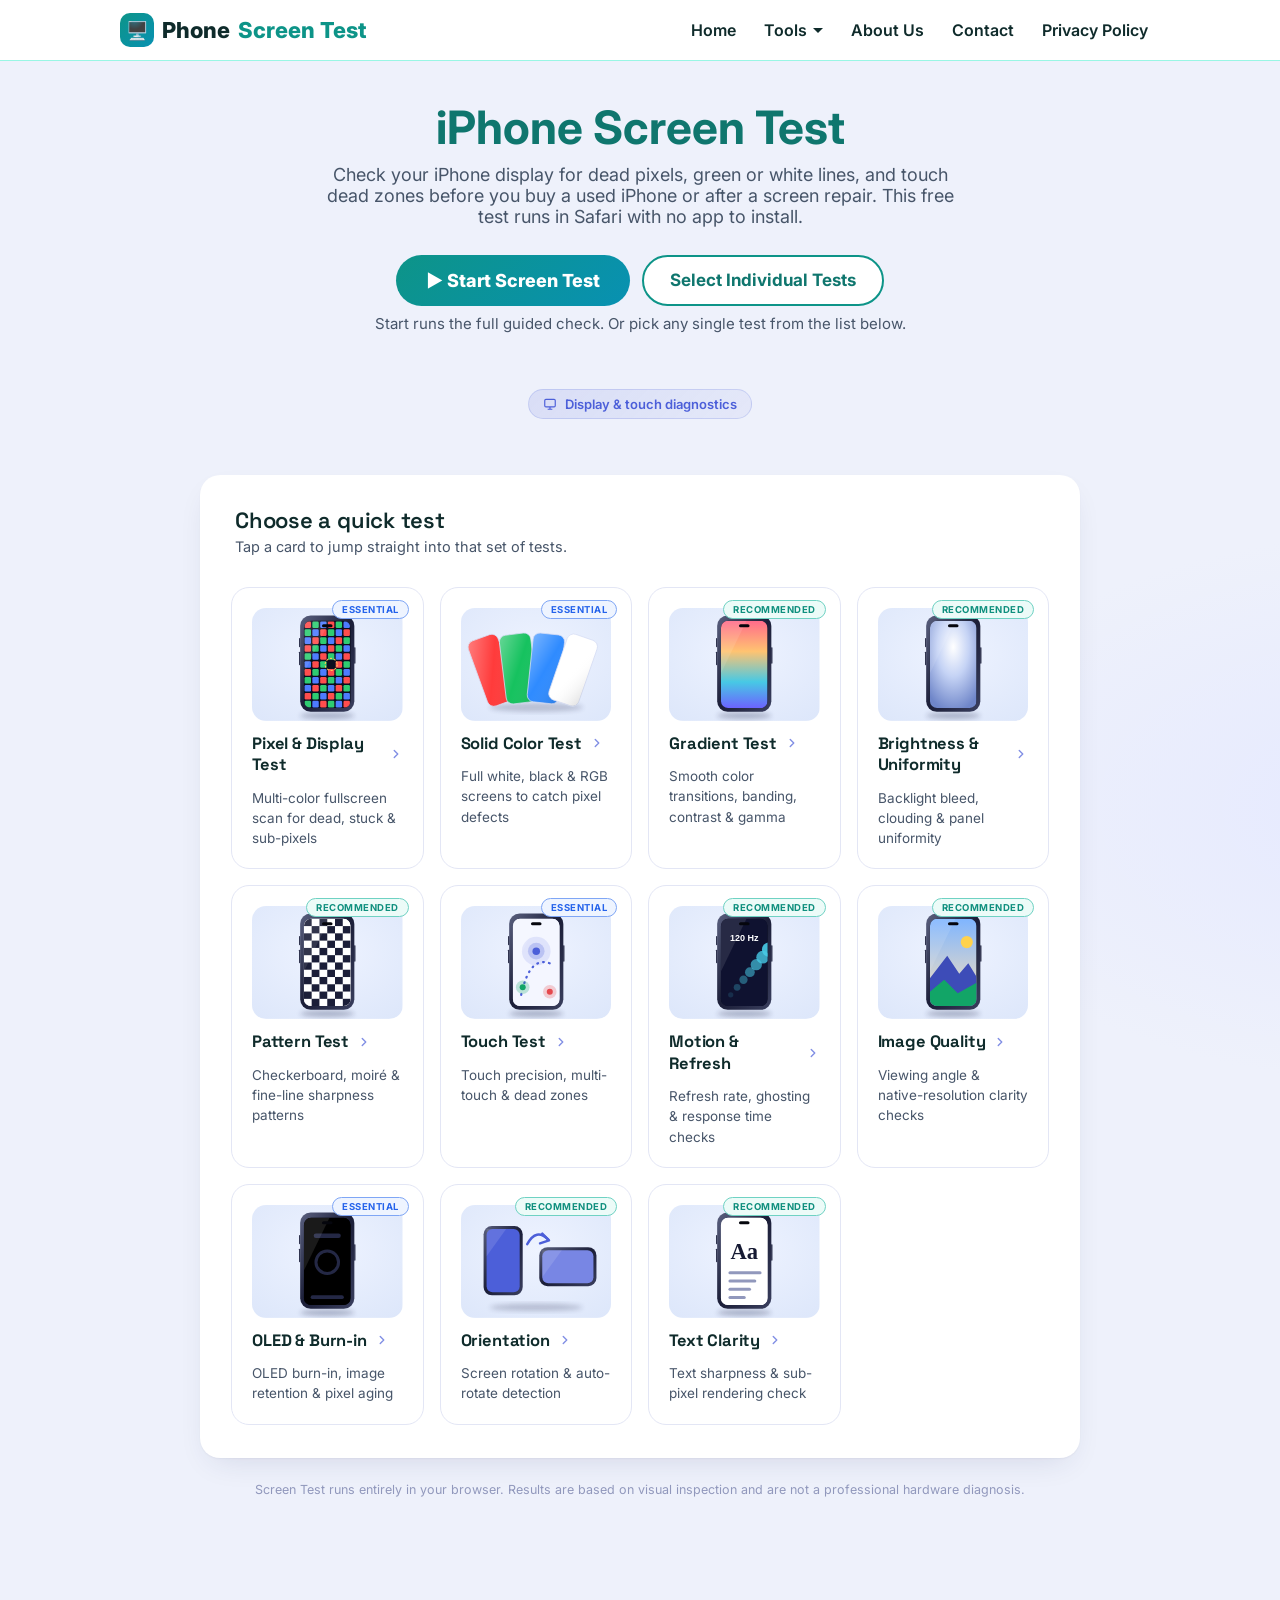
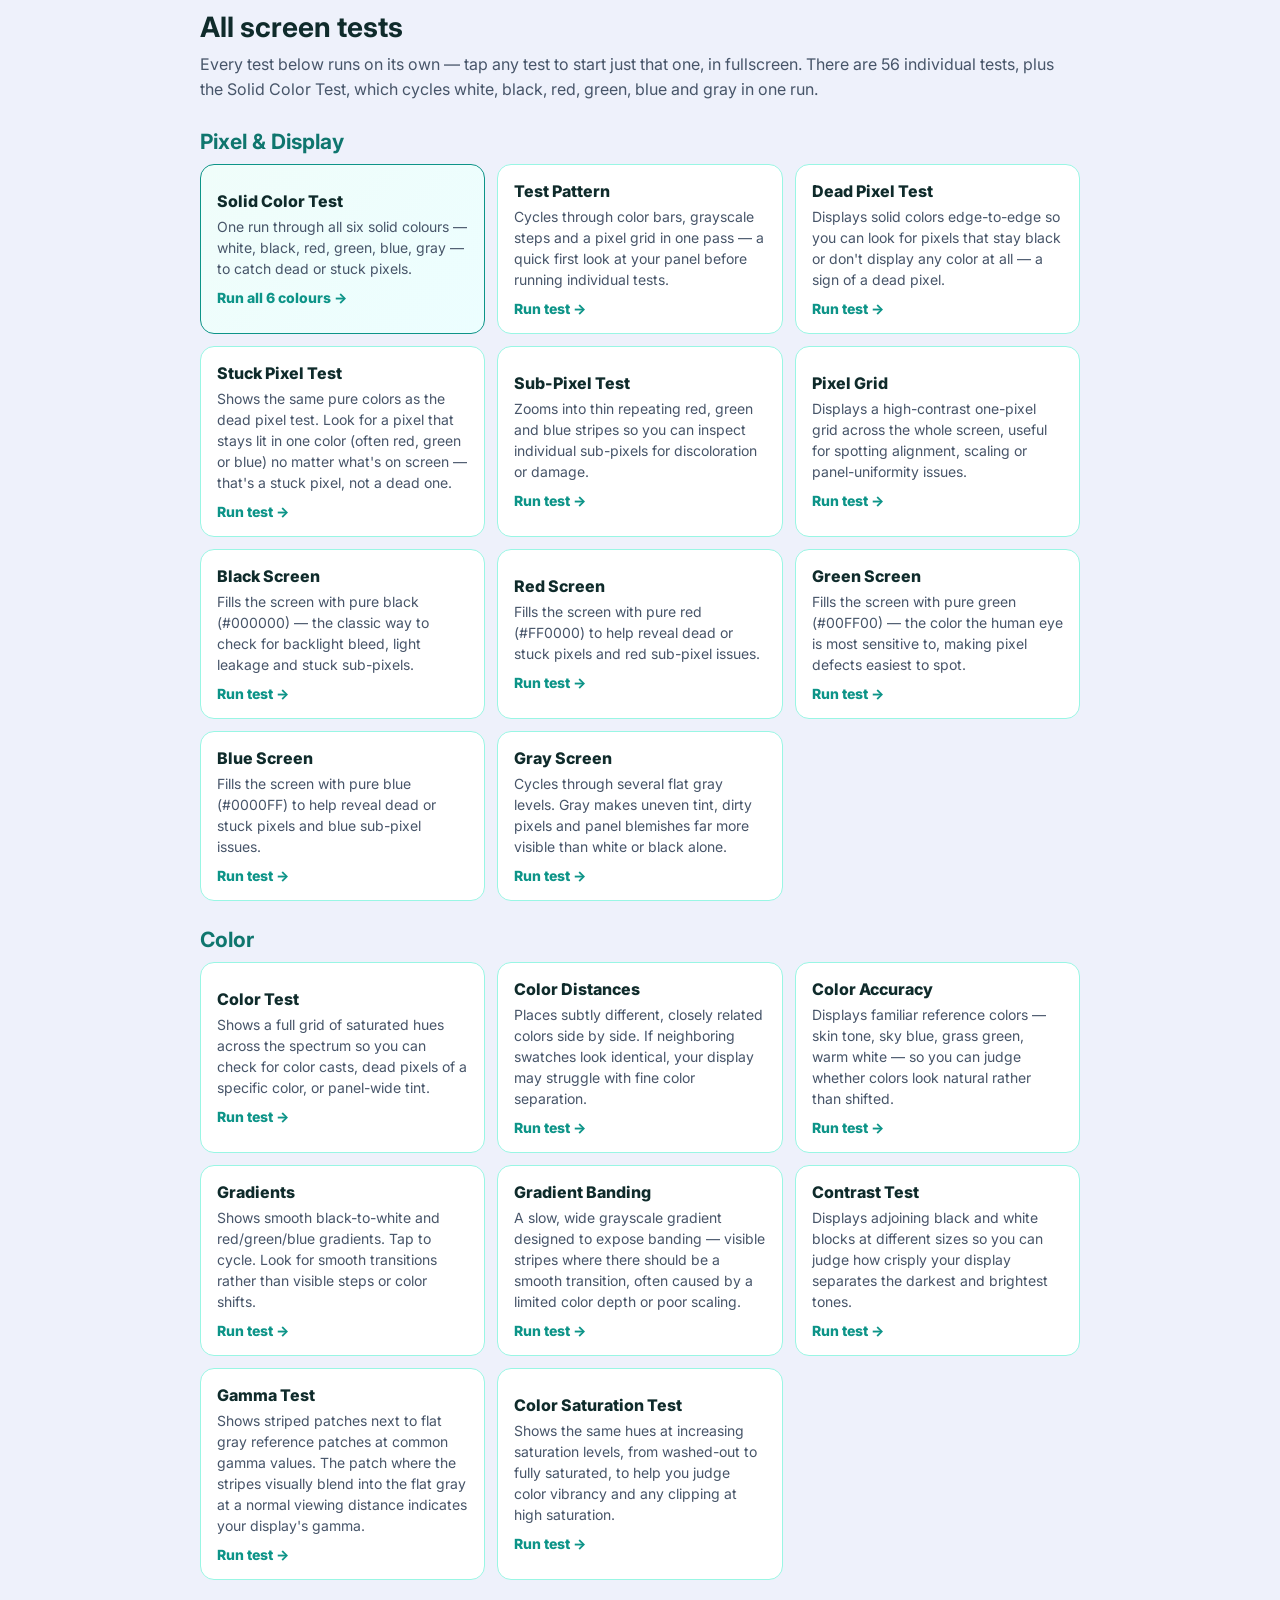
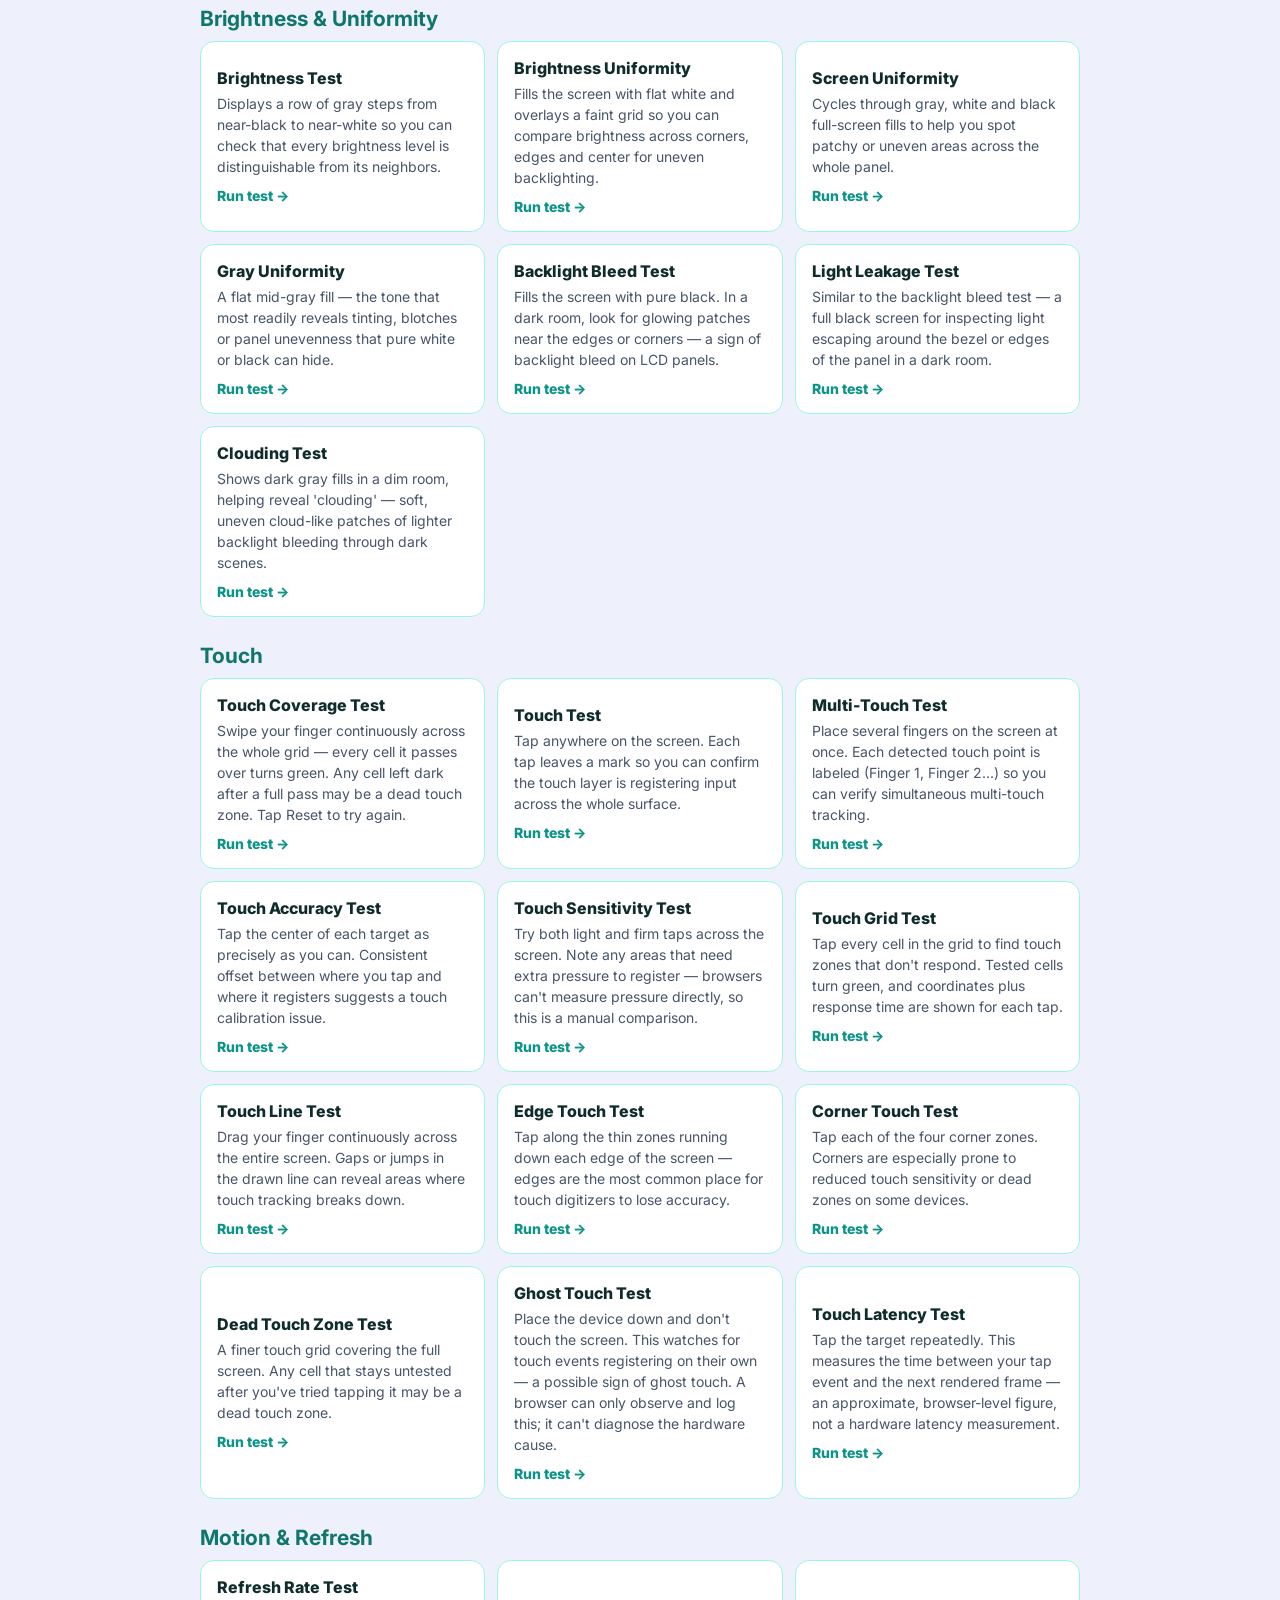
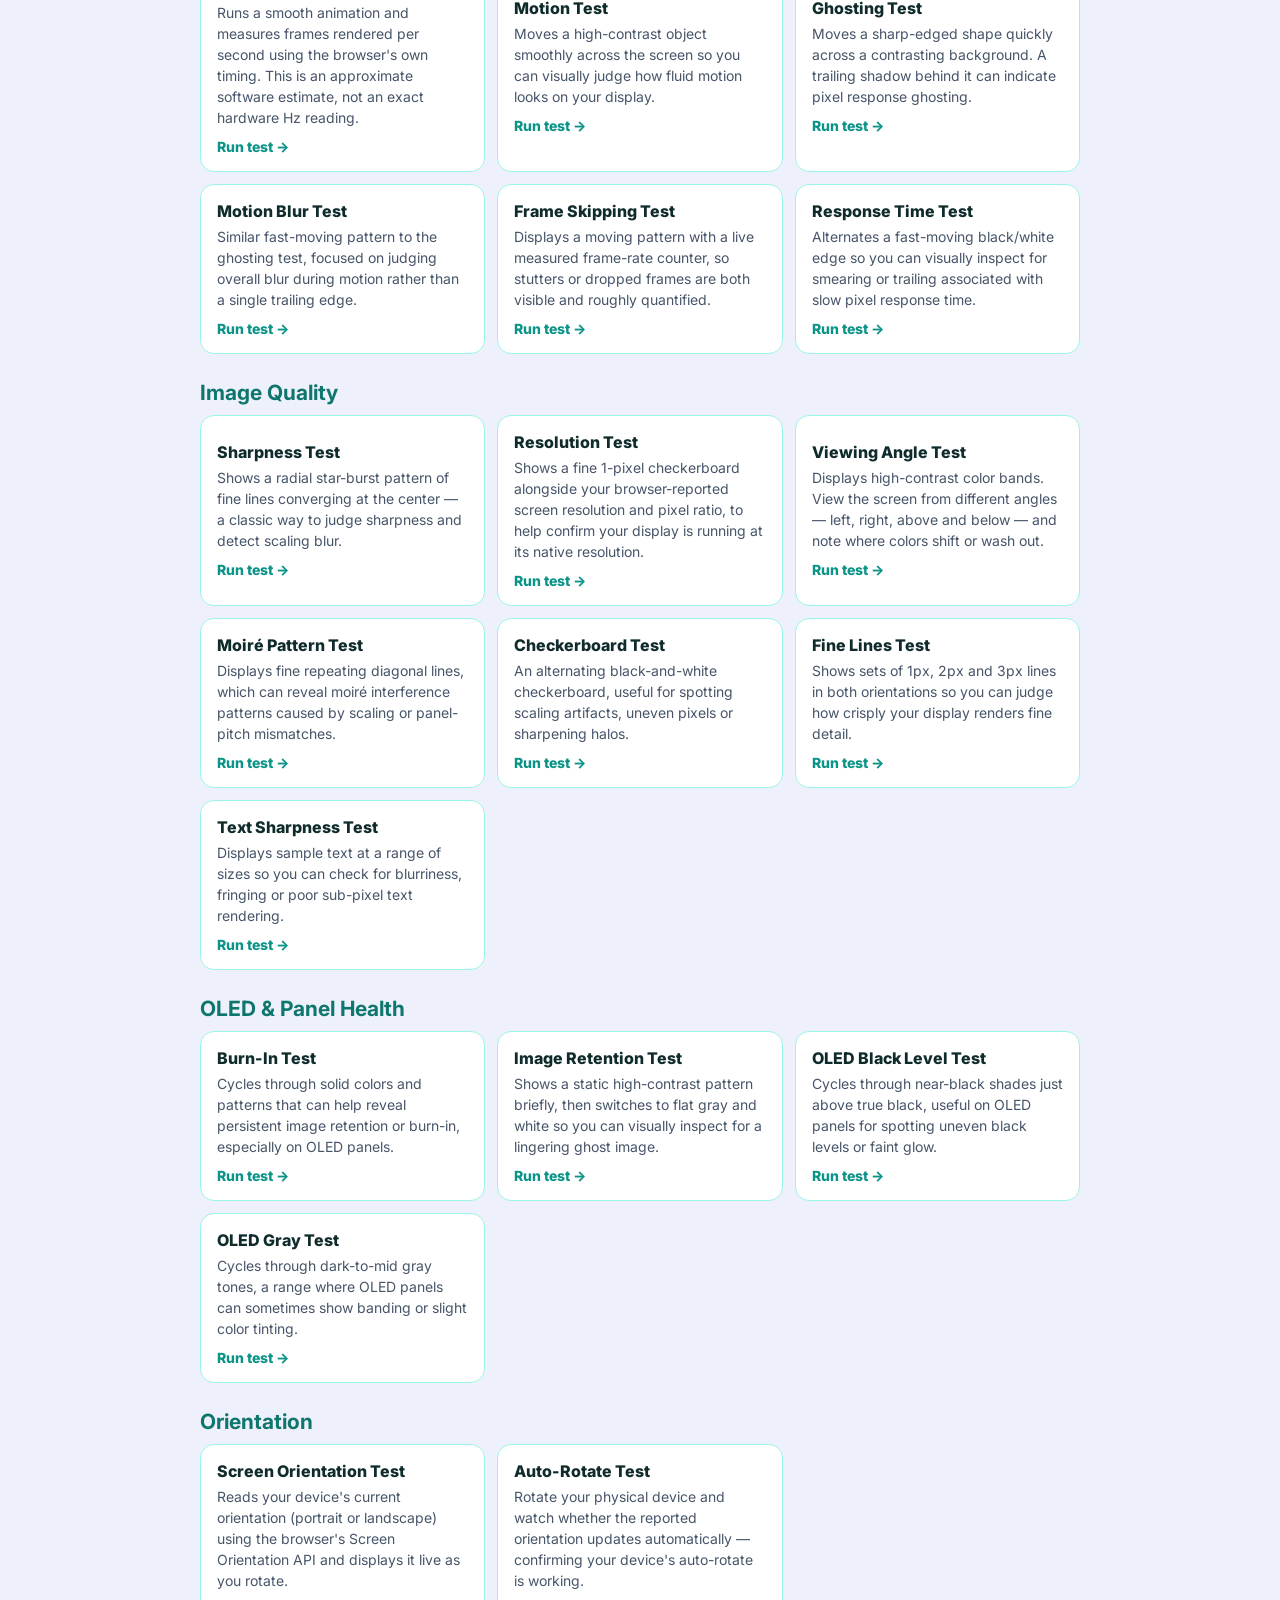
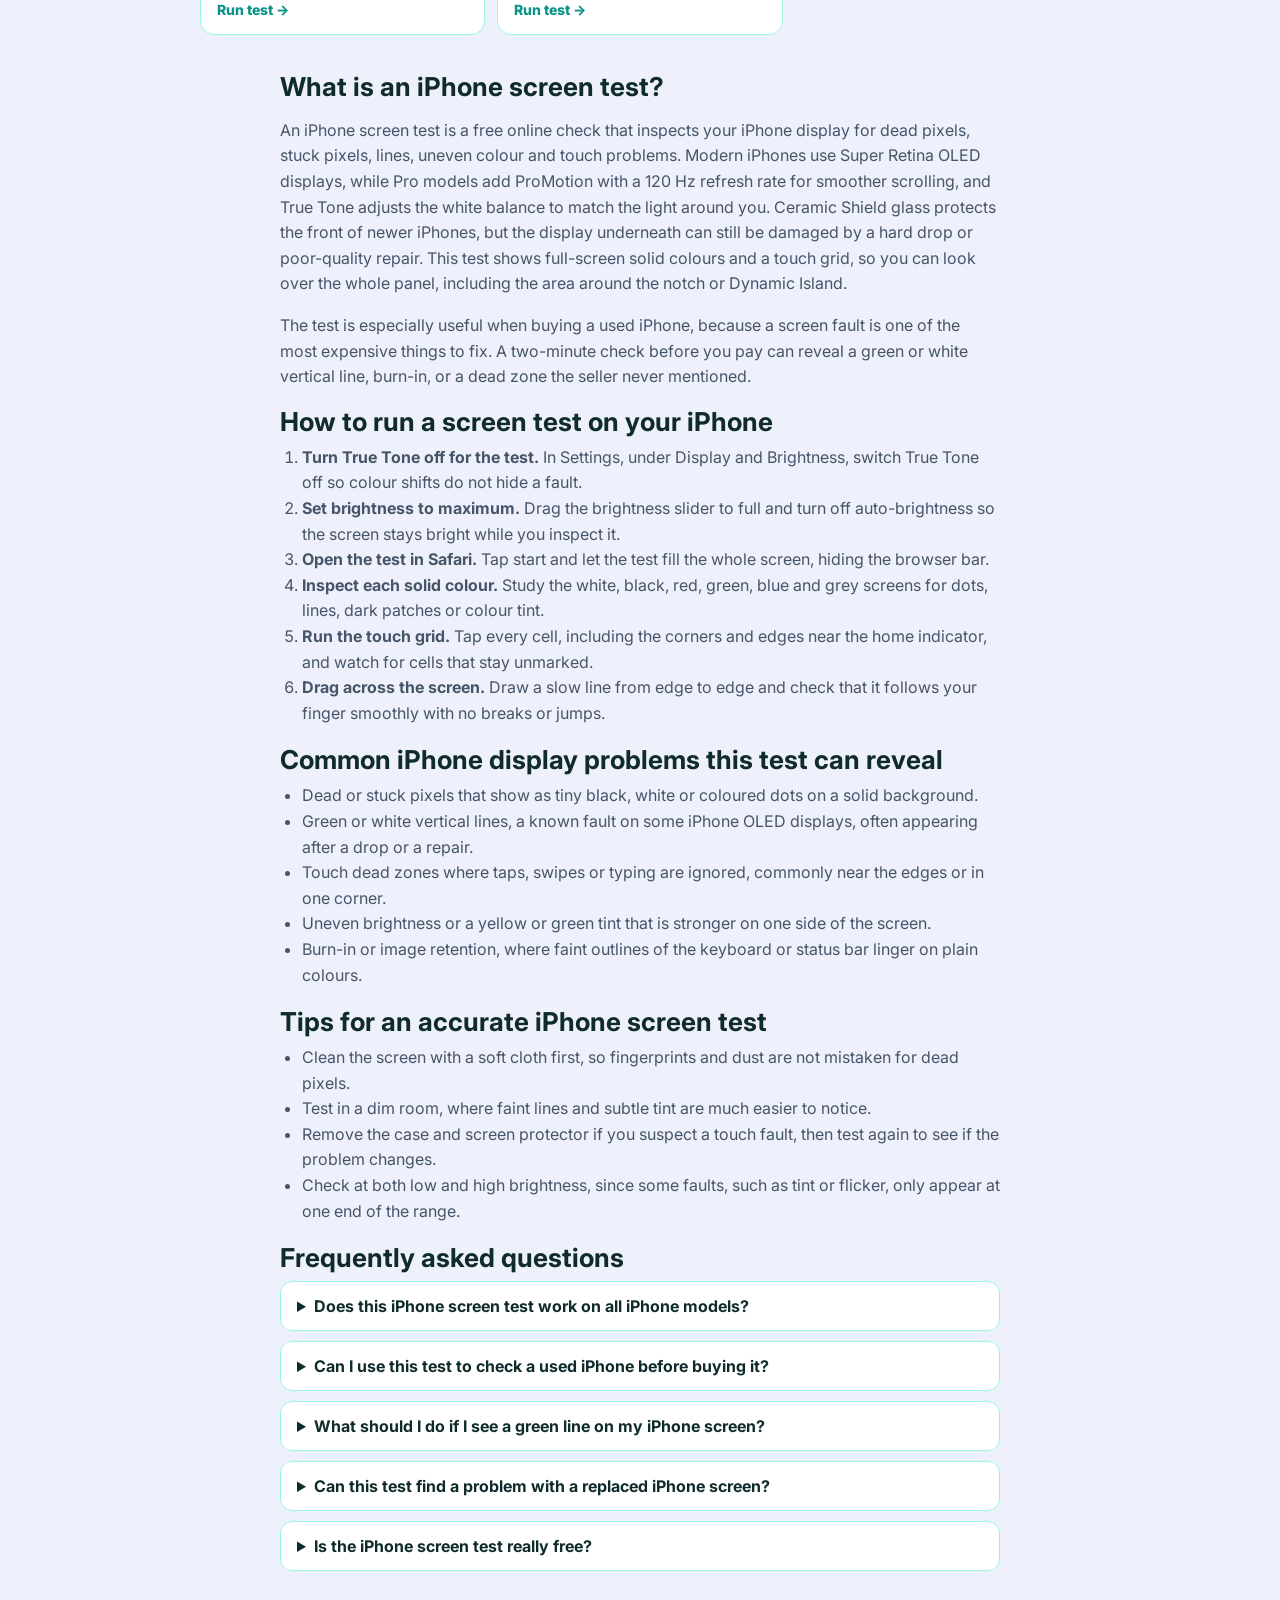
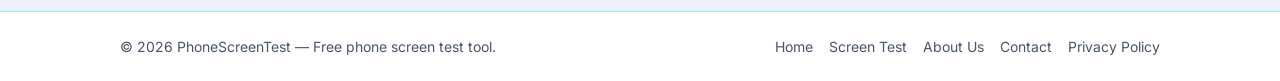
<file: iphone-screen-test.html>
<!DOCTYPE html>
<html lang="en">
<head>
<meta charset="UTF-8">
<meta name="viewport" content="width=device-width, initial-scale=1.0">
<title>iPhone Screen Test - Dead Pixels, Colors &amp; Touch (Free)</title>
<meta name="description" content="Check your iPhone screen for dead pixels, green lines, touch dead zones and display faults before buying or after a repair. Free Super Retina test, no app.">
<meta name="google-site-verification" content="_-BRUVU3ety-sxMiKPLYXIAc3S__Jb0sioMftiq5Fuo" />
<!-- Google tag (gtag.js) -->
<script async src="https://www.googletagmanager.com/gtag/js?id=G-2ZN1ZHYV9C"></script>
<script>
  window.dataLayer = window.dataLayer || [];
  function gtag(){dataLayer.push(arguments);}
  gtag('js', new Date());
  gtag('config', 'G-2ZN1ZHYV9C');
</script>
<meta name="keywords" content="iphone screen test, iphone display test, iphone dead pixel test, iphone touch test, check iphone screen, super retina test">
<link rel="canonical" href="https://phonescreentest.github.io/iphone-screen-test.html">
<meta property="og:title" content="iPhone Screen Test - Dead Pixels, Colors &amp; Touch (Free)">
<meta property="og:description" content="Check your iPhone screen for dead pixels, green lines, touch dead zones and display faults before buying or after a repair. Free Super Retina test, no app.">
<meta property="og:type" content="website">
<meta property="og:url" content="https://phonescreentest.github.io/iphone-screen-test.html">
<link rel="stylesheet" href="https://fonts.googleapis.com/css2?family=Space+Grotesk:wght@500;600;700&family=Inter:wght@400;500;600;700&display=swap">
<link rel="stylesheet" href="screen-test-assets/style.css">
<link rel="icon" href="data:image/svg+xml,<svg xmlns='http://www.w3.org/2000/svg' viewBox='0 0 100 100'><text y='.9em' font-size='90'>🖥️</text></svg>">
<style>
:root{--bg:#f0fdfa;--panel:#fff;--panel2:#ccfbf1;--line:#99f6e4;--text:#0f2b2b;--muted:#475569;--accent:#0d9488;--accent2:#0891b2;--accent-dark:#0f766e}
*{box-sizing:border-box}
html{scroll-behavior:smooth}
a{color:var(--accent);text-decoration:none}
a:hover{text-decoration:underline}
.wrap{max-width:1080px;margin:0 auto;padding:0 20px}
header.site{background:#fff;border-bottom:1px solid var(--line);position:sticky;top:0;z-index:10}
header.site .wrap{display:flex;align-items:center;justify-content:space-between;min-height:60px}
.logo{font-size:22px;font-weight:800;color:var(--text);display:flex;align-items:center;gap:8px}
.logo:hover{text-decoration:none}
.logo .mark{width:34px;height:34px;border-radius:10px;background:linear-gradient(135deg,var(--accent),var(--accent2));color:#fff;display:inline-flex;align-items:center;justify-content:center;font-size:18px}
.logo b{color:var(--accent);font-weight:800}
nav.main{display:flex;gap:4px;flex-wrap:wrap}
nav.main a{color:var(--text);font-weight:600;padding:8px 12px;border-radius:8px}
nav.main a:hover,nav.main a.active{background:var(--panel2);color:var(--accent-dark);text-decoration:none}
.menu-btn{display:none}
.nav-drop{position:relative}
.nav-drop-btn{font-family:inherit;font-size:16px;font-weight:600;color:var(--text);background:none;border:0;padding:8px 12px;border-radius:8px;cursor:pointer;display:inline-flex;align-items:center;gap:6px}
.nav-drop-btn:hover,.nav-drop-btn.active{background:var(--panel2);color:var(--accent-dark)}
.nav-drop-btn .caret{width:0;height:0;border-left:5px solid transparent;border-right:5px solid transparent;border-top:5px solid currentColor;transition:transform .2s}
.nav-drop.open .nav-drop-btn .caret{transform:rotate(180deg)}
.nav-drop-menu{display:none;position:absolute;top:calc(100% + 6px);left:0;min-width:230px;background:#fff;border:1px solid var(--line);border-radius:12px;box-shadow:0 12px 30px rgba(13,148,136,.15);padding:6px;z-index:20}
.nav-drop.open .nav-drop-menu{display:block}
.nav-drop-menu a{display:block;padding:10px 12px;border-radius:8px;color:var(--text);font-weight:600}
.nav-drop-menu a:hover,.nav-drop-menu a.active{background:var(--panel2);color:var(--accent-dark);text-decoration:none}
.page-hero{text-align:center;padding:40px 20px 6px}
.page-hero h1{font-size:46px;line-height:1.15;margin:0 0 10px;color:var(--accent-dark)}
.page-hero p.lede{font-size:18px;color:var(--muted);max-width:660px;margin:0 auto 22px}
footer.site{border-top:1px solid var(--line);background:#fff;padding:26px 0;margin-top:20px}
footer.site .wrap{display:flex;justify-content:space-between;gap:16px;flex-wrap:wrap;color:var(--muted);font-size:14px}
footer.site nav{display:flex;gap:16px;flex-wrap:wrap}
footer.site nav a{color:var(--muted)}
/* Top actions: Start Screen Test + Select Individual Tests (own classes, no clash with plugin .btn) */
.pst-top-actions{display:flex;gap:12px;justify-content:center;flex-wrap:wrap;margin:0 auto 8px}
.pst-start{border:0;cursor:pointer;padding:15px 30px;border-radius:999px;font-size:18px;font-weight:800;color:#fff;background:linear-gradient(135deg,var(--accent),var(--accent2));font-family:inherit}
.pst-start:hover{opacity:.92}
.pst-select{border:2px solid var(--accent);background:#fff;color:var(--accent-dark);cursor:pointer;padding:13px 26px;border-radius:999px;font-size:17px;font-weight:700;font-family:inherit}
.pst-select:hover{background:var(--panel2)}
.pst-top-note{text-align:center;color:var(--muted);font-size:15px;margin:6px 0 0}
/* All-tests list below the tool (own .pst- classes; plugin .card/.btn untouched) */
.pst-all{max-width:920px;margin:0 auto;padding:30px 20px 10px}
.pst-all h2{font-size:28px;margin:0 0 8px;color:var(--text)}
.pst-all-intro{color:var(--muted);font-size:16px;line-height:1.6;margin:0 0 10px}
.pst-all h3{font-size:21px;margin:26px 0 10px;color:var(--accent-dark)}
.pst-test-grid{display:grid;grid-template-columns:repeat(auto-fill,minmax(260px,1fr));gap:12px}
.pst-test-btn{display:block;width:100%;text-align:left;background:#fff;border:1px solid var(--line);border-radius:14px;padding:16px;cursor:pointer;font-family:inherit}
.pst-test-btn:hover{border-color:var(--accent);box-shadow:0 6px 18px rgba(13,148,136,.14)}
.pst-test-name{display:block;font-size:16px;font-weight:800;color:var(--text)}
.pst-test-desc{display:block;font-size:14px;line-height:1.5;color:var(--muted);margin:5px 0 10px}
.pst-test-run{display:inline-block;font-size:14px;font-weight:800;color:var(--accent)}
.pst-test-group{background:linear-gradient(135deg,#f0fdfa,#ecfeff);border-color:var(--accent)}
/* SEO content under the tool (own classes, no clash with the tool stylesheet) */
.st-info{max-width:760px;margin:0 auto;padding:26px 20px 10px}
.st-info h2{font-size:26px;margin:0 0 8px;color:#0f2b2b}
.st-info p,.st-info li{color:#475569;font-size:16px;line-height:1.6}
.st-info ul,.st-info ol{margin:8px 0 18px;padding-left:22px}
.st-info details{background:#fff;border:1px solid var(--line);border-radius:12px;padding:14px 16px;margin-bottom:10px}
.st-info summary{font-weight:700;cursor:pointer;font-size:16px;color:#0f2b2b}
.st-info details p{margin:8px 0 0}
@media (max-width:820px){
  .page-hero h1{font-size:34px}
  .nav-drop{width:100%}
  .nav-drop-btn{width:100%;justify-content:space-between}
  .nav-drop-menu{position:static;box-shadow:none;border:0;border-radius:0;background:transparent;padding:2px 0 2px 14px;min-width:0}
  .nav-drop-menu a{padding:10px 12px}
  header.site .wrap{position:relative}
  .menu-btn{display:flex;flex-direction:column;justify-content:center;gap:5px;width:40px;height:40px;padding:9px;background:none;border:0;cursor:pointer}
  .menu-btn span{display:block;height:3px;background:var(--text);border-radius:2px;transition:transform .2s,opacity .2s}
  .menu-btn.open span:nth-child(1){transform:translateY(8px) rotate(45deg)}
  .menu-btn.open span:nth-child(2){opacity:0}
  .menu-btn.open span:nth-child(3){transform:translateY(-8px) rotate(-45deg)}
  nav.main{display:none}
  nav.main.open{display:flex;flex-direction:column;position:absolute;top:100%;left:0;right:0;background:#fff;border-bottom:1px solid var(--line);padding:10px 20px 14px;gap:2px}
  nav.main.open a{padding:10px 12px}
}
</style>
</head>
<body>
<header class="site">
  <div class="wrap">
    <a class="logo" href="https://phonescreentest.github.io/"><span class="mark">🖥️</span>Phone<b> Screen Test</b></a>
    <button type="button" class="menu-btn" id="menuBtn" aria-label="Menu" aria-expanded="false"><span></span><span></span><span></span></button>
    <nav class="main">
      <a href="https://phonescreentest.github.io/">Home</a>
      <div class="nav-drop">
        <button type="button" class="nav-drop-btn" aria-expanded="false" aria-haspopup="true">Tools <span class="caret" aria-hidden="true"></span></button>
        <div class="nav-drop-menu">
          <a href="https://phonescreentest.github.io/">Screen Test</a>
        </div>
      </div>
      <a href="about.html">About Us</a>
      <a href="contact.html">Contact</a>
      <a href="privacy-policy.html">Privacy Policy</a>
    </nav>
  </div>
</header>
<main class="wrap">
  <div class="page-hero">
    <h1>iPhone Screen Test</h1>
    <p class="lede">Check your iPhone display for dead pixels, green or white lines, and touch dead zones before you buy a used iPhone or after a screen repair. This free test runs in Safari with no app to install.</p>
  </div>

  <div class="pst-top-actions">
    <button type="button" class="pst-start" data-stt-start>&#9654; Start Screen Test</button>
    <button type="button" class="pst-select" id="pstSelectBtn">Select Individual Tests</button>
  </div>
  <p class="pst-top-note">Start runs the full guided check. Or pick any single test from the list below.</p>

<div class="screen-test-tool-wrapper">
<div id="screen-test-app" style="visibility:hidden">

  <!-- ============ CATEGORY QUICK-START SCREEN ============ -->
  <div id="category-screen">
    <div class="page-wrap">
      <header class="hero">
        <span class="eyebrow">
          <svg width="14" height="14" style="width:14px;height:14px" viewBox="0 0 24 24" fill="none" stroke="currentColor" stroke-width="2"><rect x="3" y="4" width="18" height="13" rx="2"/><path d="M8 21h8M12 17v4"/></svg>
          Display &amp; touch diagnostics
        </span>
      </header>

      <div class="card" id="screen-test-cards">
        <div class="card-header">
          <h2>Choose a quick test</h2>
          <p>Tap a card to jump straight into that set of tests.</p>
        </div>
        <div class="category-grid" id="category-grid"></div>
      </div>

      <div class="individual-tests-link-wrap" style="text-align:center;margin-top:20px;">
        <button class="link-btn" id="show-individual-tests-link">Or choose individual tests →</button>
      </div>

      <footer class="tiny-note">Screen Test runs entirely in your browser. Results are based on visual inspection and are not a professional hardware diagnosis.</footer>
    </div>
  </div>

  <!-- ============ SELECTION SCREEN (advanced / individual tests) ============ -->
  <div id="selection-screen" class="hidden">
    <div class="page-wrap">
      <div style="margin-bottom:10px;">
        <button class="link-btn" id="back-to-quickstart-link">← Back to quick start</button>
      </div>
      <header class="hero">
        <span class="eyebrow">
          <svg width="14" height="14" style="width:14px;height:14px" viewBox="0 0 24 24" fill="none" stroke="currentColor" stroke-width="2"><rect x="3" y="4" width="18" height="13" rx="2"/><path d="M8 21h8M12 17v4"/></svg>
          Display &amp; touch diagnostics
        </span>
      </header>

      <div class="card">
        <div class="card-header">
          <h2>Choose the test(s) you would like to perform</h2>
          <p>Tap a test to select it, or the info icon to see what it checks.</p>
        </div>
        <div class="categories" id="categories-container"></div>

        <div class="control-bar">
          <div class="bulk-actions">
            <button class="link-btn" id="select-all-btn">Select all</button>
            <button class="link-btn" id="select-none-btn">Select none</button>
            <span class="count-pill" id="count-pill"><b>0</b> tests selected</span>
          </div>
          <div class="action-btns">
            <button class="btn btn-ghost" id="setup-guide-btn">View setup guide</button>
            <button class="btn btn-primary" id="start-test-btn" disabled>Start test</button>
          </div>
        </div>
      </div>

      <footer class="tiny-note">Screen Test runs entirely in your browser. Results are based on visual inspection and are not a professional hardware diagnosis.</footer>
    </div>
  </div>

  <!-- ============ TEST RUNNER ============ -->
  <div id="test-runner" class="hidden">
    <div id="runner-topbar">
      <span class="topbar-chip" id="progress-chip">Test 1 of 1<span class="test-title" id="runner-test-name"></span></span>
    </div>
    <div id="test-stage" role="region" aria-label="Test display area"></div>
    <button id="stt-v102-runner-controls-toggle" type="button" aria-label="Hide test navigation" aria-expanded="true" title="Hide test navigation">
      <svg class="stt-v102-toggle-arrow stt-v102-toggle-arrow-down" viewBox="0 0 24 24" fill="none" stroke="currentColor" stroke-width="2.4" stroke-linecap="round" stroke-linejoin="round"><path d="M6 9l6 6 6-6"/></svg>
      <svg class="stt-v102-toggle-arrow stt-v102-toggle-arrow-up" viewBox="0 0 24 24" fill="none" stroke="currentColor" stroke-width="2.4" stroke-linecap="round" stroke-linejoin="round"><path d="M6 15l6-6 6 6"/></svg>
    </button>
    <div id="runner-bottombar">
      <button class="rbtn" id="btn-prev" aria-label="Previous test">
        <svg viewBox="0 0 24 24" fill="none" stroke="currentColor" stroke-width="2.2" stroke-linecap="round" stroke-linejoin="round"><path d="M15 18l-6-6 6-6"/></svg>
        Previous
      </button>
      <button class="rbtn bad" id="btn-problem">
        <svg viewBox="0 0 24 24" fill="none" stroke="currentColor" stroke-width="2.2" stroke-linecap="round" stroke-linejoin="round"><path d="M12 9v4M12 17h.01M10.3 3.9L1.8 18a2 2 0 001.7 3h17a2 2 0 001.7-3L13.7 3.9a2 2 0 00-3.4 0z"/></svg>
        Problem found
      </button>
      <button class="rbtn good" id="btn-good">
        <svg viewBox="0 0 24 24" fill="none" stroke="currentColor" stroke-width="2.2" stroke-linecap="round" stroke-linejoin="round"><path d="M20 6L9 17l-5-5"/></svg>
        Looks good
      </button>
      <button class="rbtn" id="btn-skip">Skip</button>
      <button class="rbtn" id="btn-next" aria-label="Next test">
        Next
        <svg viewBox="0 0 24 24" fill="none" stroke="currentColor" stroke-width="2.2" stroke-linecap="round" stroke-linejoin="round"><path d="M9 18l6-6-6-6"/></svg>
      </button>
    </div>

    <!-- Inside the fullscreen element so the confirmation remains visible. -->
    <div class="modal-overlay hidden" id="exit-modal-overlay">
      <div class="modal" style="max-width:380px;" role="dialog" aria-modal="true" aria-labelledby="exit-modal-title">
        <h3 id="exit-modal-title">Exit this test?</h3>
        <p>Your progress on remaining tests will be lost. Completed results so far won't be saved.</p>
        <div class="modal-actions">
          <button class="btn" id="exit-cancel-btn">Keep testing</button>
          <button class="btn btn-danger" id="exit-confirm-btn">Exit</button>
        </div>
      </div>
    </div>
  </div>

  <!-- ============ RESULTS SCREEN ============ -->
  <div id="results-screen" class="hidden">
    <div class="page-wrap">
      <header class="hero">
        <span class="eyebrow">
          <svg width="14" height="14" style="width:14px;height:14px" viewBox="0 0 24 24" fill="none" stroke="currentColor" stroke-width="2"><path d="M20 6L9 17l-5-5"/></svg>
          Screen test complete
        </span>
        <h2 style="font-size:clamp(30px,5vw,42px);">Your results</h2>
        <p>Here's how your display performed across the tests you ran.</p>
      </header>
      <div class="card">
        <div class="results-summary" id="results-summary"></div>
        <div class="result-list" id="results-list"></div>
        <div class="control-bar" style="justify-content:center;">
          <div class="action-btns">
            <button class="btn" id="test-again-btn">Test again</button>
            <button class="btn" id="run-failed-btn">Run failed tests</button>
            <button class="btn btn-primary" id="new-test-btn">Start new test</button>
            <button class="btn stt-results-close" id="results-close-btn">Close</button>
          </div>
        </div>
      </div>
      <footer class="tiny-note">Your results are based on the tests you performed and are not a professional hardware diagnosis.</footer>
    </div>
  </div>

  <!-- Info modal -->
  <div class="modal-overlay hidden" id="info-modal-overlay">
    <div class="modal" role="dialog" aria-modal="true" aria-labelledby="info-modal-title">
      <span class="cat-tag" id="info-modal-cat"></span>
      <h3 id="info-modal-title"></h3>
      <p id="info-modal-desc"></p>
      <div class="modal-actions">
        <button class="btn" id="info-modal-close">Close</button>
        <button class="btn btn-primary" id="info-modal-select">Select this test</button>
      </div>
    </div>
  </div>

  <!-- Setup guide modal -->
  <div class="modal-overlay hidden" id="guide-modal-overlay">
    <div class="modal" style="max-width:480px;" role="dialog" aria-modal="true" aria-labelledby="guide-modal-title">
      <h3 id="guide-modal-title">Before you start</h3>
      <ol class="guide-list">
        <li><span class="num">1</span> Clean your screen so smudges aren't mistaken for dead pixels or clouding.</li>
        <li><span class="num">2</span> Dim the room for backlight bleed, light leakage, and black-level tests — these show up best in the dark.</li>
        <li><span class="num">3</span> Use normal room lighting for color, brightness, and uniformity tests.</li>
        <li><span class="num">4</span> For touch tests, use a finger or stylus and try to cover the entire screen, including edges and corners.</li>
        <li><span class="num">5</span> Fullscreen mode gives the most accurate results — allow it if your browser prompts you.</li>
        <li><span class="num">6</span> Motion and refresh-rate readings are approximate, browser-measured estimates — not exact hardware specs.</li>
      </ol>
      <div class="modal-actions">
        <button class="btn btn-primary" id="guide-modal-close">Got it</button>
      </div>
    </div>
  </div>

</div>
  </div>

<section class="pst-all" id="all-tests">
<h2>All screen tests</h2>
<p class="pst-all-intro">Every test below runs on its own — tap any test to start just that one, in fullscreen. There are 56 individual tests, plus the Solid Color Test, which cycles white, black, red, green, blue and gray in one run.</p>
<h3>Pixel &amp; Display</h3>
<div class="pst-test-grid">
<button type="button" class="pst-test-btn pst-test-group" data-group-label="Solid Color Test"><span class="pst-test-name">Solid Color Test</span><span class="pst-test-desc">One run through all six solid colours — white, black, red, green, blue, gray — to catch dead or stuck pixels.</span><span class="pst-test-run">Run all 6 colours →</span></button>
<button type="button" class="pst-test-btn" data-test-id="test-pattern"><span class="pst-test-name">Test Pattern</span><span class="pst-test-desc">Cycles through color bars, grayscale steps and a pixel grid in one pass — a quick first look at your panel before running individual tests.</span><span class="pst-test-run">Run test →</span></button>
<button type="button" class="pst-test-btn" data-test-id="dead-pixel"><span class="pst-test-name">Dead Pixel Test</span><span class="pst-test-desc">Displays solid colors edge-to-edge so you can look for pixels that stay black or don&#x27;t display any color at all — a sign of a dead pixel.</span><span class="pst-test-run">Run test →</span></button>
<button type="button" class="pst-test-btn" data-test-id="stuck-pixel"><span class="pst-test-name">Stuck Pixel Test</span><span class="pst-test-desc">Shows the same pure colors as the dead pixel test. Look for a pixel that stays lit in one color (often red, green or blue) no matter what&#x27;s on screen — that&#x27;s a stuck pixel, not a dead one.</span><span class="pst-test-run">Run test →</span></button>
<button type="button" class="pst-test-btn" data-test-id="sub-pixel"><span class="pst-test-name">Sub-Pixel Test</span><span class="pst-test-desc">Zooms into thin repeating red, green and blue stripes so you can inspect individual sub-pixels for discoloration or damage.</span><span class="pst-test-run">Run test →</span></button>
<button type="button" class="pst-test-btn" data-test-id="pixel-grid"><span class="pst-test-name">Pixel Grid</span><span class="pst-test-desc">Displays a high-contrast one-pixel grid across the whole screen, useful for spotting alignment, scaling or panel-uniformity issues.</span><span class="pst-test-run">Run test →</span></button>
<button type="button" class="pst-test-btn" data-test-id="black-screen"><span class="pst-test-name">Black Screen</span><span class="pst-test-desc">Fills the screen with pure black (#000000) — the classic way to check for backlight bleed, light leakage and stuck sub-pixels.</span><span class="pst-test-run">Run test →</span></button>
<button type="button" class="pst-test-btn" data-test-id="red-screen"><span class="pst-test-name">Red Screen</span><span class="pst-test-desc">Fills the screen with pure red (#FF0000) to help reveal dead or stuck pixels and red sub-pixel issues.</span><span class="pst-test-run">Run test →</span></button>
<button type="button" class="pst-test-btn" data-test-id="green-screen"><span class="pst-test-name">Green Screen</span><span class="pst-test-desc">Fills the screen with pure green (#00FF00) — the color the human eye is most sensitive to, making pixel defects easiest to spot.</span><span class="pst-test-run">Run test →</span></button>
<button type="button" class="pst-test-btn" data-test-id="blue-screen"><span class="pst-test-name">Blue Screen</span><span class="pst-test-desc">Fills the screen with pure blue (#0000FF) to help reveal dead or stuck pixels and blue sub-pixel issues.</span><span class="pst-test-run">Run test →</span></button>
<button type="button" class="pst-test-btn" data-test-id="gray-screen"><span class="pst-test-name">Gray Screen</span><span class="pst-test-desc">Cycles through several flat gray levels. Gray makes uneven tint, dirty pixels and panel blemishes far more visible than white or black alone.</span><span class="pst-test-run">Run test →</span></button>
</div>
<h3>Color</h3>
<div class="pst-test-grid">
<button type="button" class="pst-test-btn" data-test-id="color-test"><span class="pst-test-name">Color Test</span><span class="pst-test-desc">Shows a full grid of saturated hues across the spectrum so you can check for color casts, dead pixels of a specific color, or panel-wide tint.</span><span class="pst-test-run">Run test →</span></button>
<button type="button" class="pst-test-btn" data-test-id="color-distances"><span class="pst-test-name">Color Distances</span><span class="pst-test-desc">Places subtly different, closely related colors side by side. If neighboring swatches look identical, your display may struggle with fine color separation.</span><span class="pst-test-run">Run test →</span></button>
<button type="button" class="pst-test-btn" data-test-id="color-accuracy"><span class="pst-test-name">Color Accuracy</span><span class="pst-test-desc">Displays familiar reference colors — skin tone, sky blue, grass green, warm white — so you can judge whether colors look natural rather than shifted.</span><span class="pst-test-run">Run test →</span></button>
<button type="button" class="pst-test-btn" data-test-id="gradients"><span class="pst-test-name">Gradients</span><span class="pst-test-desc">Shows smooth black-to-white and red/green/blue gradients. Tap to cycle. Look for smooth transitions rather than visible steps or color shifts.</span><span class="pst-test-run">Run test →</span></button>
<button type="button" class="pst-test-btn" data-test-id="gradient-banding"><span class="pst-test-name">Gradient Banding</span><span class="pst-test-desc">A slow, wide grayscale gradient designed to expose banding — visible stripes where there should be a smooth transition, often caused by a limited color depth or poor scaling.</span><span class="pst-test-run">Run test →</span></button>
<button type="button" class="pst-test-btn" data-test-id="contrast-test"><span class="pst-test-name">Contrast Test</span><span class="pst-test-desc">Displays adjoining black and white blocks at different sizes so you can judge how crisply your display separates the darkest and brightest tones.</span><span class="pst-test-run">Run test →</span></button>
<button type="button" class="pst-test-btn" data-test-id="gamma-test"><span class="pst-test-name">Gamma Test</span><span class="pst-test-desc">Shows striped patches next to flat gray reference patches at common gamma values. The patch where the stripes visually blend into the flat gray at a normal viewing distance indicates your display&#x27;s gamma.</span><span class="pst-test-run">Run test →</span></button>
<button type="button" class="pst-test-btn" data-test-id="color-saturation"><span class="pst-test-name">Color Saturation Test</span><span class="pst-test-desc">Shows the same hues at increasing saturation levels, from washed-out to fully saturated, to help you judge color vibrancy and any clipping at high saturation.</span><span class="pst-test-run">Run test →</span></button>
</div>
<h3>Brightness &amp; Uniformity</h3>
<div class="pst-test-grid">
<button type="button" class="pst-test-btn" data-test-id="brightness-test"><span class="pst-test-name">Brightness Test</span><span class="pst-test-desc">Displays a row of gray steps from near-black to near-white so you can check that every brightness level is distinguishable from its neighbors.</span><span class="pst-test-run">Run test →</span></button>
<button type="button" class="pst-test-btn" data-test-id="brightness-uniformity"><span class="pst-test-name">Brightness Uniformity</span><span class="pst-test-desc">Fills the screen with flat white and overlays a faint grid so you can compare brightness across corners, edges and center for uneven backlighting.</span><span class="pst-test-run">Run test →</span></button>
<button type="button" class="pst-test-btn" data-test-id="screen-uniformity"><span class="pst-test-name">Screen Uniformity</span><span class="pst-test-desc">Cycles through gray, white and black full-screen fills to help you spot patchy or uneven areas across the whole panel.</span><span class="pst-test-run">Run test →</span></button>
<button type="button" class="pst-test-btn" data-test-id="gray-uniformity"><span class="pst-test-name">Gray Uniformity</span><span class="pst-test-desc">A flat mid-gray fill — the tone that most readily reveals tinting, blotches or panel unevenness that pure white or black can hide.</span><span class="pst-test-run">Run test →</span></button>
<button type="button" class="pst-test-btn" data-test-id="backlight-bleed"><span class="pst-test-name">Backlight Bleed Test</span><span class="pst-test-desc">Fills the screen with pure black. In a dark room, look for glowing patches near the edges or corners — a sign of backlight bleed on LCD panels.</span><span class="pst-test-run">Run test →</span></button>
<button type="button" class="pst-test-btn" data-test-id="light-leakage"><span class="pst-test-name">Light Leakage Test</span><span class="pst-test-desc">Similar to the backlight bleed test — a full black screen for inspecting light escaping around the bezel or edges of the panel in a dark room.</span><span class="pst-test-run">Run test →</span></button>
<button type="button" class="pst-test-btn" data-test-id="clouding-test"><span class="pst-test-name">Clouding Test</span><span class="pst-test-desc">Shows dark gray fills in a dim room, helping reveal &#x27;clouding&#x27; — soft, uneven cloud-like patches of lighter backlight bleeding through dark scenes.</span><span class="pst-test-run">Run test →</span></button>
</div>
<h3>Touch</h3>
<div class="pst-test-grid">
<button type="button" class="pst-test-btn" data-test-id="touch-coverage"><span class="pst-test-name">Touch Coverage Test</span><span class="pst-test-desc">Swipe your finger continuously across the whole grid — every cell it passes over turns green. Any cell left dark after a full pass may be a dead touch zone. Tap Reset to try again.</span><span class="pst-test-run">Run test →</span></button>
<button type="button" class="pst-test-btn" data-test-id="touch-test"><span class="pst-test-name">Touch Test</span><span class="pst-test-desc">Tap anywhere on the screen. Each tap leaves a mark so you can confirm the touch layer is registering input across the whole surface.</span><span class="pst-test-run">Run test →</span></button>
<button type="button" class="pst-test-btn" data-test-id="multi-touch"><span class="pst-test-name">Multi-Touch Test</span><span class="pst-test-desc">Place several fingers on the screen at once. Each detected touch point is labeled (Finger 1, Finger 2...) so you can verify simultaneous multi-touch tracking.</span><span class="pst-test-run">Run test →</span></button>
<button type="button" class="pst-test-btn" data-test-id="touch-accuracy"><span class="pst-test-name">Touch Accuracy Test</span><span class="pst-test-desc">Tap the center of each target as precisely as you can. Consistent offset between where you tap and where it registers suggests a touch calibration issue.</span><span class="pst-test-run">Run test →</span></button>
<button type="button" class="pst-test-btn" data-test-id="touch-sensitivity"><span class="pst-test-name">Touch Sensitivity Test</span><span class="pst-test-desc">Try both light and firm taps across the screen. Note any areas that need extra pressure to register — browsers can&#x27;t measure pressure directly, so this is a manual comparison.</span><span class="pst-test-run">Run test →</span></button>
<button type="button" class="pst-test-btn" data-test-id="touch-grid"><span class="pst-test-name">Touch Grid Test</span><span class="pst-test-desc">Tap every cell in the grid to find touch zones that don&#x27;t respond. Tested cells turn green, and coordinates plus response time are shown for each tap.</span><span class="pst-test-run">Run test →</span></button>
<button type="button" class="pst-test-btn" data-test-id="touch-line"><span class="pst-test-name">Touch Line Test</span><span class="pst-test-desc">Drag your finger continuously across the entire screen. Gaps or jumps in the drawn line can reveal areas where touch tracking breaks down.</span><span class="pst-test-run">Run test →</span></button>
<button type="button" class="pst-test-btn" data-test-id="edge-touch"><span class="pst-test-name">Edge Touch Test</span><span class="pst-test-desc">Tap along the thin zones running down each edge of the screen — edges are the most common place for touch digitizers to lose accuracy.</span><span class="pst-test-run">Run test →</span></button>
<button type="button" class="pst-test-btn" data-test-id="corner-touch"><span class="pst-test-name">Corner Touch Test</span><span class="pst-test-desc">Tap each of the four corner zones. Corners are especially prone to reduced touch sensitivity or dead zones on some devices.</span><span class="pst-test-run">Run test →</span></button>
<button type="button" class="pst-test-btn" data-test-id="dead-touch-zone"><span class="pst-test-name">Dead Touch Zone Test</span><span class="pst-test-desc">A finer touch grid covering the full screen. Any cell that stays untested after you&#x27;ve tried tapping it may be a dead touch zone.</span><span class="pst-test-run">Run test →</span></button>
<button type="button" class="pst-test-btn" data-test-id="ghost-touch"><span class="pst-test-name">Ghost Touch Test</span><span class="pst-test-desc">Place the device down and don&#x27;t touch the screen. This watches for touch events registering on their own — a possible sign of ghost touch. A browser can only observe and log this; it can&#x27;t diagnose the hardware cause.</span><span class="pst-test-run">Run test →</span></button>
<button type="button" class="pst-test-btn" data-test-id="touch-latency"><span class="pst-test-name">Touch Latency Test</span><span class="pst-test-desc">Tap the target repeatedly. This measures the time between your tap event and the next rendered frame — an approximate, browser-level figure, not a hardware latency measurement.</span><span class="pst-test-run">Run test →</span></button>
</div>
<h3>Motion &amp; Refresh</h3>
<div class="pst-test-grid">
<button type="button" class="pst-test-btn" data-test-id="refresh-rate"><span class="pst-test-name">Refresh Rate Test</span><span class="pst-test-desc">Runs a smooth animation and measures frames rendered per second using the browser&#x27;s own timing. This is an approximate software estimate, not an exact hardware Hz reading.</span><span class="pst-test-run">Run test →</span></button>
<button type="button" class="pst-test-btn" data-test-id="motion-test"><span class="pst-test-name">Motion Test</span><span class="pst-test-desc">Moves a high-contrast object smoothly across the screen so you can visually judge how fluid motion looks on your display.</span><span class="pst-test-run">Run test →</span></button>
<button type="button" class="pst-test-btn" data-test-id="ghosting-test"><span class="pst-test-name">Ghosting Test</span><span class="pst-test-desc">Moves a sharp-edged shape quickly across a contrasting background. A trailing shadow behind it can indicate pixel response ghosting.</span><span class="pst-test-run">Run test →</span></button>
<button type="button" class="pst-test-btn" data-test-id="motion-blur"><span class="pst-test-name">Motion Blur Test</span><span class="pst-test-desc">Similar fast-moving pattern to the ghosting test, focused on judging overall blur during motion rather than a single trailing edge.</span><span class="pst-test-run">Run test →</span></button>
<button type="button" class="pst-test-btn" data-test-id="frame-skipping"><span class="pst-test-name">Frame Skipping Test</span><span class="pst-test-desc">Displays a moving pattern with a live measured frame-rate counter, so stutters or dropped frames are both visible and roughly quantified.</span><span class="pst-test-run">Run test →</span></button>
<button type="button" class="pst-test-btn" data-test-id="response-time"><span class="pst-test-name">Response Time Test</span><span class="pst-test-desc">Alternates a fast-moving black/white edge so you can visually inspect for smearing or trailing associated with slow pixel response time.</span><span class="pst-test-run">Run test →</span></button>
</div>
<h3>Image Quality</h3>
<div class="pst-test-grid">
<button type="button" class="pst-test-btn" data-test-id="sharpness-test"><span class="pst-test-name">Sharpness Test</span><span class="pst-test-desc">Shows a radial star-burst pattern of fine lines converging at the center — a classic way to judge sharpness and detect scaling blur.</span><span class="pst-test-run">Run test →</span></button>
<button type="button" class="pst-test-btn" data-test-id="resolution-test"><span class="pst-test-name">Resolution Test</span><span class="pst-test-desc">Shows a fine 1-pixel checkerboard alongside your browser-reported screen resolution and pixel ratio, to help confirm your display is running at its native resolution.</span><span class="pst-test-run">Run test →</span></button>
<button type="button" class="pst-test-btn" data-test-id="viewing-angle"><span class="pst-test-name">Viewing Angle Test</span><span class="pst-test-desc">Displays high-contrast color bands. View the screen from different angles — left, right, above and below — and note where colors shift or wash out.</span><span class="pst-test-run">Run test →</span></button>
<button type="button" class="pst-test-btn" data-test-id="moire-test"><span class="pst-test-name">Moiré Pattern Test</span><span class="pst-test-desc">Displays fine repeating diagonal lines, which can reveal moiré interference patterns caused by scaling or panel-pitch mismatches.</span><span class="pst-test-run">Run test →</span></button>
<button type="button" class="pst-test-btn" data-test-id="checkerboard-test"><span class="pst-test-name">Checkerboard Test</span><span class="pst-test-desc">An alternating black-and-white checkerboard, useful for spotting scaling artifacts, uneven pixels or sharpening halos.</span><span class="pst-test-run">Run test →</span></button>
<button type="button" class="pst-test-btn" data-test-id="fine-lines-test"><span class="pst-test-name">Fine Lines Test</span><span class="pst-test-desc">Shows sets of 1px, 2px and 3px lines in both orientations so you can judge how crisply your display renders fine detail.</span><span class="pst-test-run">Run test →</span></button>
<button type="button" class="pst-test-btn" data-test-id="text-sharpness"><span class="pst-test-name">Text Sharpness Test</span><span class="pst-test-desc">Displays sample text at a range of sizes so you can check for blurriness, fringing or poor sub-pixel text rendering.</span><span class="pst-test-run">Run test →</span></button>
</div>
<h3>OLED &amp; Panel Health</h3>
<div class="pst-test-grid">
<button type="button" class="pst-test-btn" data-test-id="burn-in"><span class="pst-test-name">Burn-In Test</span><span class="pst-test-desc">Cycles through solid colors and patterns that can help reveal persistent image retention or burn-in, especially on OLED panels.</span><span class="pst-test-run">Run test →</span></button>
<button type="button" class="pst-test-btn" data-test-id="image-retention"><span class="pst-test-name">Image Retention Test</span><span class="pst-test-desc">Shows a static high-contrast pattern briefly, then switches to flat gray and white so you can visually inspect for a lingering ghost image.</span><span class="pst-test-run">Run test →</span></button>
<button type="button" class="pst-test-btn" data-test-id="oled-black-level"><span class="pst-test-name">OLED Black Level Test</span><span class="pst-test-desc">Cycles through near-black shades just above true black, useful on OLED panels for spotting uneven black levels or faint glow.</span><span class="pst-test-run">Run test →</span></button>
<button type="button" class="pst-test-btn" data-test-id="oled-gray"><span class="pst-test-name">OLED Gray Test</span><span class="pst-test-desc">Cycles through dark-to-mid gray tones, a range where OLED panels can sometimes show banding or slight color tinting.</span><span class="pst-test-run">Run test →</span></button>
</div>
<h3>Orientation</h3>
<div class="pst-test-grid">
<button type="button" class="pst-test-btn" data-test-id="screen-orientation"><span class="pst-test-name">Screen Orientation Test</span><span class="pst-test-desc">Reads your device&#x27;s current orientation (portrait or landscape) using the browser&#x27;s Screen Orientation API and displays it live as you rotate.</span><span class="pst-test-run">Run test →</span></button>
<button type="button" class="pst-test-btn" data-test-id="auto-rotate"><span class="pst-test-name">Auto-Rotate Test</span><span class="pst-test-desc">Rotate your physical device and watch whether the reported orientation updates automatically — confirming your device&#x27;s auto-rotate is working.</span><span class="pst-test-run">Run test →</span></button>
</div>
</section>

  <section class="st-info">
<h2>What is an iPhone screen test?</h2><p>An iPhone screen test is a free online check that inspects your iPhone display for dead pixels, stuck pixels, lines, uneven colour and touch problems. Modern iPhones use Super Retina OLED displays, while Pro models add ProMotion with a 120 Hz refresh rate for smoother scrolling, and True Tone adjusts the white balance to match the light around you. Ceramic Shield glass protects the front of newer iPhones, but the display underneath can still be damaged by a hard drop or poor-quality repair. This test shows full-screen solid colours and a touch grid, so you can look over the whole panel, including the area around the notch or Dynamic Island.</p><p>The test is especially useful when buying a used iPhone, because a screen fault is one of the most expensive things to fix. A two-minute check before you pay can reveal a green or white vertical line, burn-in, or a dead zone the seller never mentioned.</p><h2>How to run a screen test on your iPhone</h2><ol><li><strong>Turn True Tone off for the test.</strong> In Settings, under Display and Brightness, switch True Tone off so colour shifts do not hide a fault.</li><li><strong>Set brightness to maximum.</strong> Drag the brightness slider to full and turn off auto-brightness so the screen stays bright while you inspect it.</li><li><strong>Open the test in Safari.</strong> Tap start and let the test fill the whole screen, hiding the browser bar.</li><li><strong>Inspect each solid colour.</strong> Study the white, black, red, green, blue and grey screens for dots, lines, dark patches or colour tint.</li><li><strong>Run the touch grid.</strong> Tap every cell, including the corners and edges near the home indicator, and watch for cells that stay unmarked.</li><li><strong>Drag across the screen.</strong> Draw a slow line from edge to edge and check that it follows your finger smoothly with no breaks or jumps.</li></ol><h2>Common iPhone display problems this test can reveal</h2><ul><li>Dead or stuck pixels that show as tiny black, white or coloured dots on a solid background.</li><li>Green or white vertical lines, a known fault on some iPhone OLED displays, often appearing after a drop or a repair.</li><li>Touch dead zones where taps, swipes or typing are ignored, commonly near the edges or in one corner.</li><li>Uneven brightness or a yellow or green tint that is stronger on one side of the screen.</li><li>Burn-in or image retention, where faint outlines of the keyboard or status bar linger on plain colours.</li></ul><h2>Tips for an accurate iPhone screen test</h2><ul><li>Clean the screen with a soft cloth first, so fingerprints and dust are not mistaken for dead pixels.</li><li>Test in a dim room, where faint lines and subtle tint are much easier to notice.</li><li>Remove the case and screen protector if you suspect a touch fault, then test again to see if the problem changes.</li><li>Check at both low and high brightness, since some faults, such as tint or flicker, only appear at one end of the range.</li></ul><h2>Frequently asked questions</h2><details><summary>Does this iPhone screen test work on all iPhone models?</summary><p>Yes. It runs in Safari on any iPhone, from older models with LCD screens to the latest Pro models with Super Retina OLED and ProMotion.</p></details><details><summary>Can I use this test to check a used iPhone before buying it?</summary><p>Yes, it is one of the best quick checks you can do. Run the colour and touch tests on the phone itself and look for lines, dead pixels and dead zones before you pay.</p></details><details><summary>What should I do if I see a green line on my iPhone screen?</summary><p>A green vertical line usually means a fault in the OLED panel or its connector. Restart the phone first, but if the line stays, the screen normally needs replacing, so check warranty or AppleCare cover.</p></details><details><summary>Can this test find a problem with a replaced iPhone screen?</summary><p>Yes. Aftermarket or poorly fitted screens often show uneven colour, weaker brightness, touch dead zones or ghost touch, and this test makes those problems easy to spot.</p></details><details><summary>Is the iPhone screen test really free?</summary><p>Yes. It runs in your browser with no payment, no sign-up and no app to install, and works on iPhone, iPad and any other device with a web browser.</p></details>
  </section>
</main>
<footer class="site">
  <div class="wrap">
    <span>© 2026 PhoneScreenTest — Free phone screen test tool.</span>
    <nav>
      <a href="https://phonescreentest.github.io/">Home</a>
      <a href="https://phonescreentest.github.io/">Screen Test</a>
      <a href="about.html">About Us</a>
      <a href="contact.html">Contact</a>
      <a href="privacy-policy.html">Privacy Policy</a>
    </nav>
  </div>
</footer>
<script>
/* Header menu: hamburger toggle + Tools dropdown (same behaviour as our other sites). */
(function () {
  var menuBtn = document.getElementById('menuBtn');
  var mainNav = document.querySelector('nav.main');
  if (menuBtn && mainNav) {
    menuBtn.addEventListener('click', function () {
      var open = mainNav.classList.toggle('open');
      menuBtn.classList.toggle('open', open);
      menuBtn.setAttribute('aria-expanded', open ? 'true' : 'false');
    });
    mainNav.querySelectorAll('a').forEach(function (a) {
      a.addEventListener('click', function () {
        mainNav.classList.remove('open');
        menuBtn.classList.remove('open');
        menuBtn.setAttribute('aria-expanded', 'false');
      });
    });
  }
  var drop = document.querySelector('.nav-drop');
  if (drop) {
    var btn = drop.querySelector('.nav-drop-btn');
    btn.addEventListener('click', function (e) {
      e.stopPropagation();
      var open = drop.classList.toggle('open');
      btn.setAttribute('aria-expanded', open ? 'true' : 'false');
    });
    document.addEventListener('click', function (e) {
      if (!drop.contains(e.target)) {
        drop.classList.remove('open');
        btn.setAttribute('aria-expanded', 'false');
      }
    });
  }
})();
</script>
<script src="pst.js"></script>
<script src="screen-test-assets/app.js"></script>
</body>
</html>
</file>
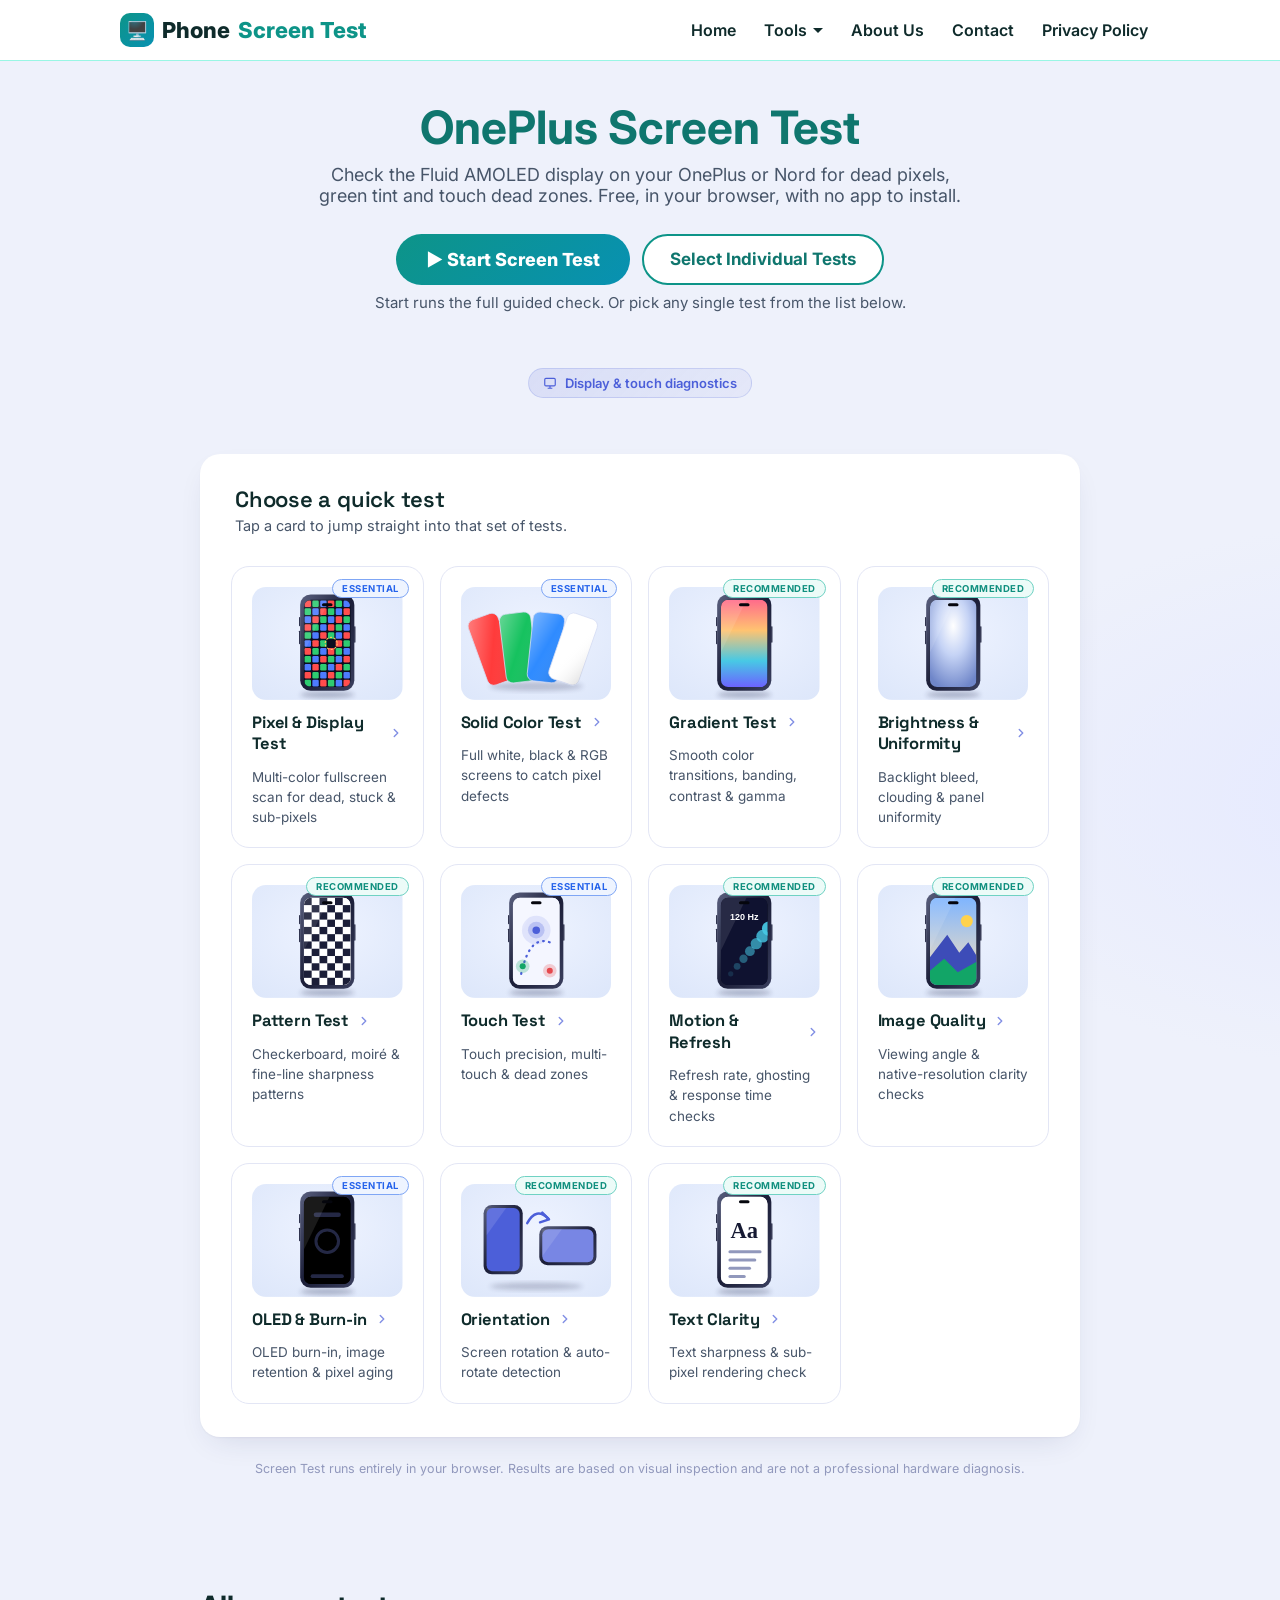
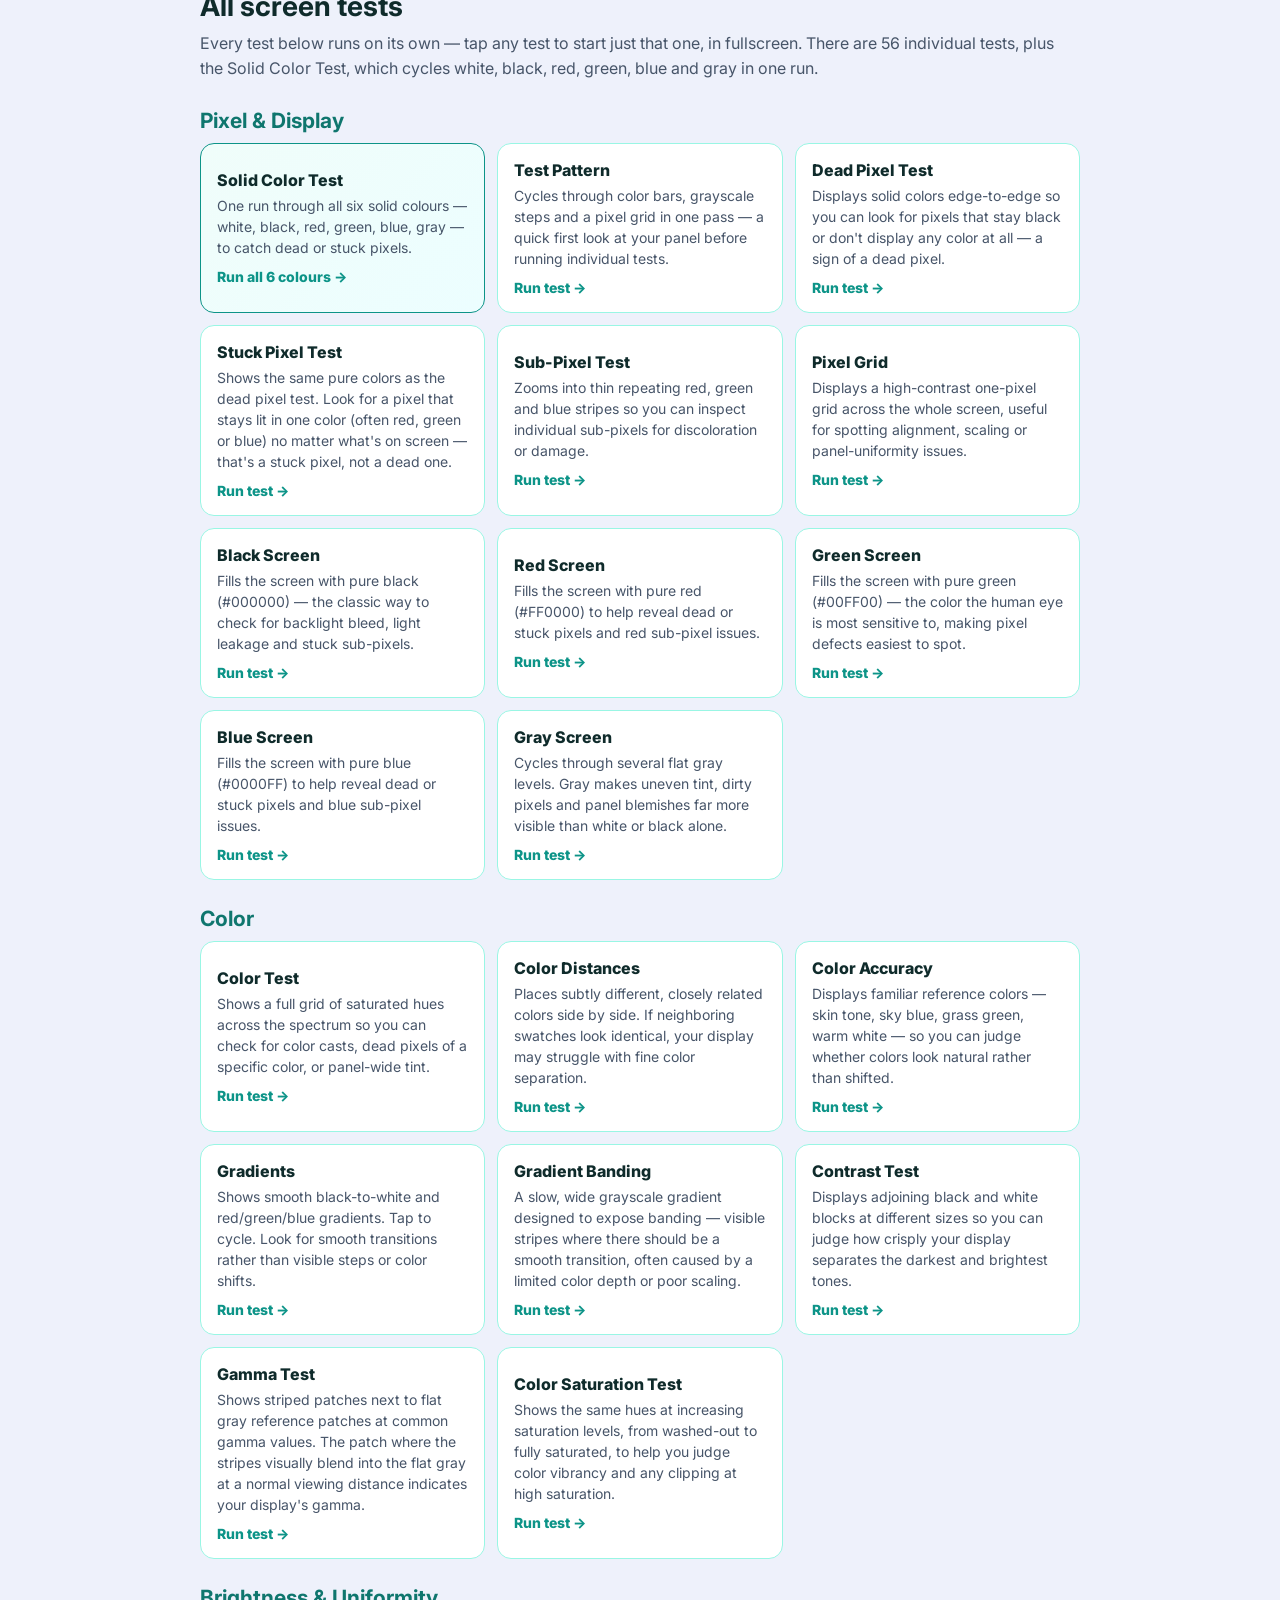
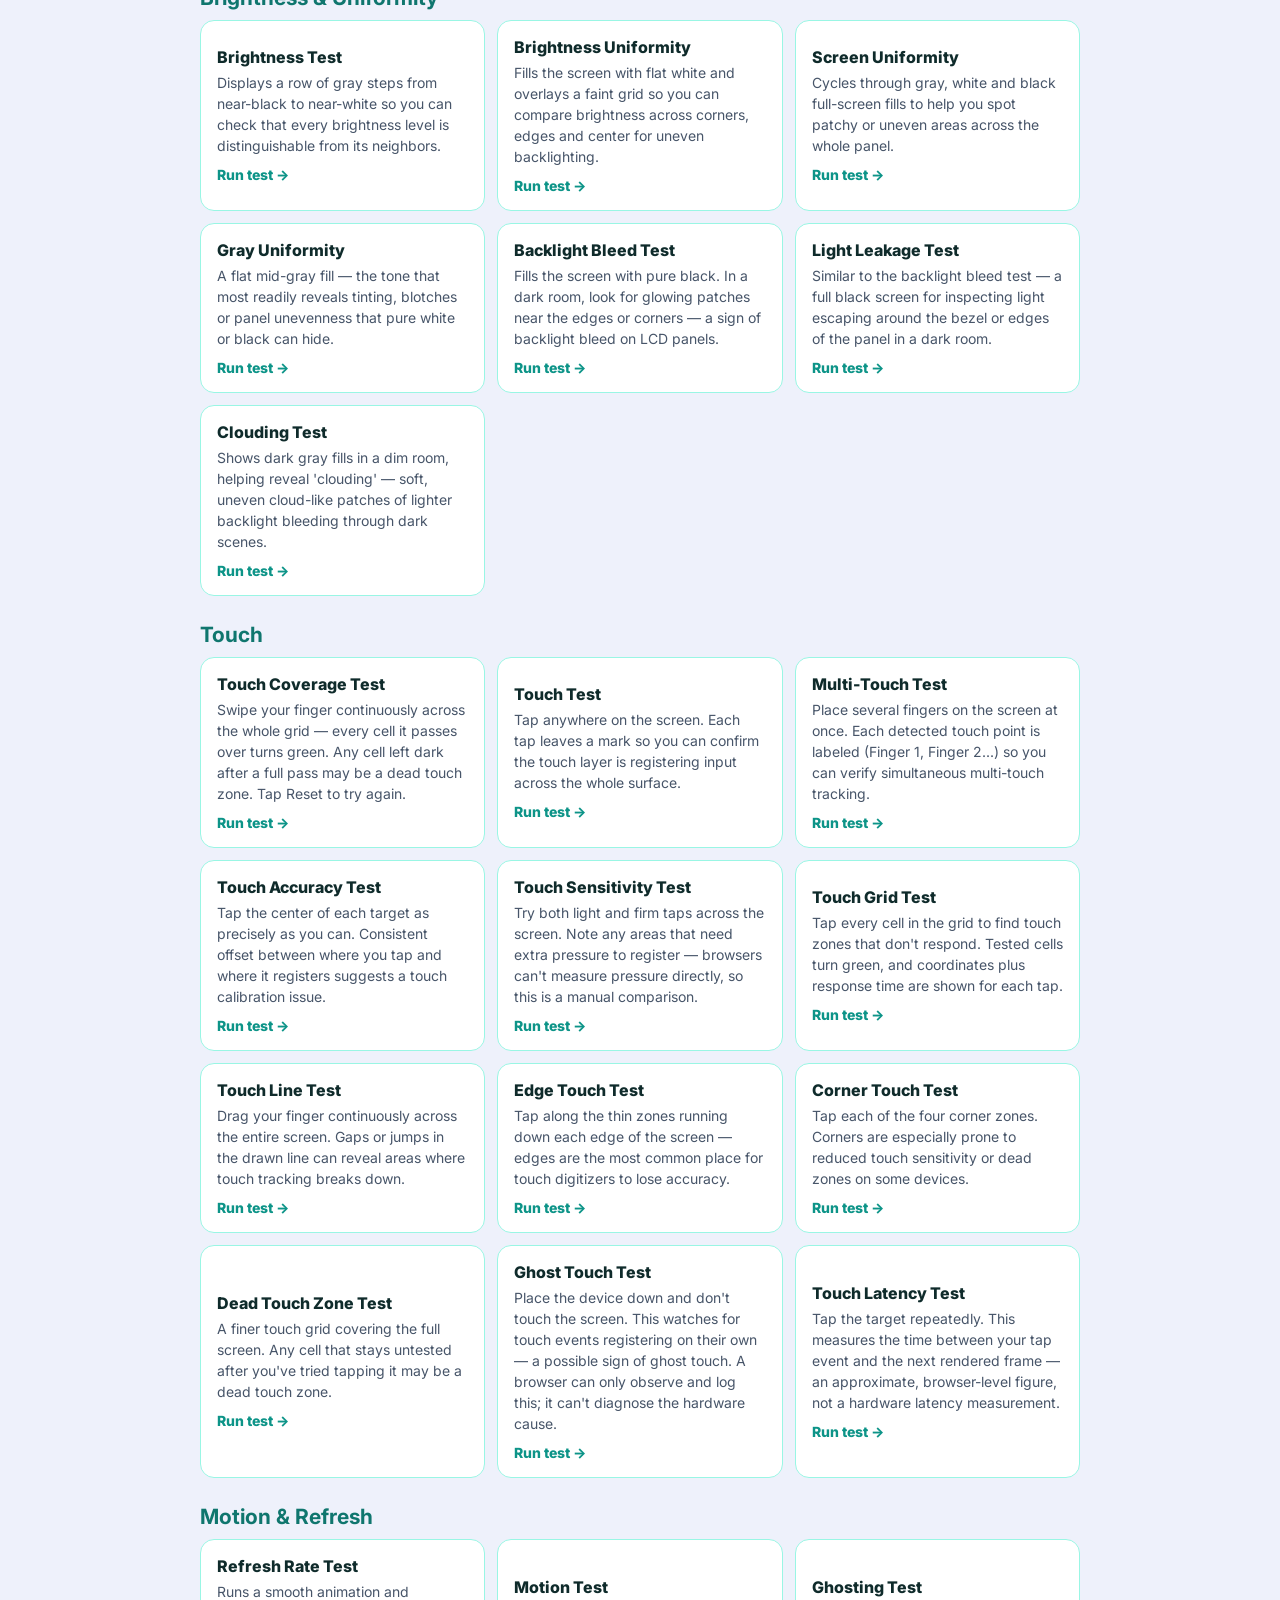
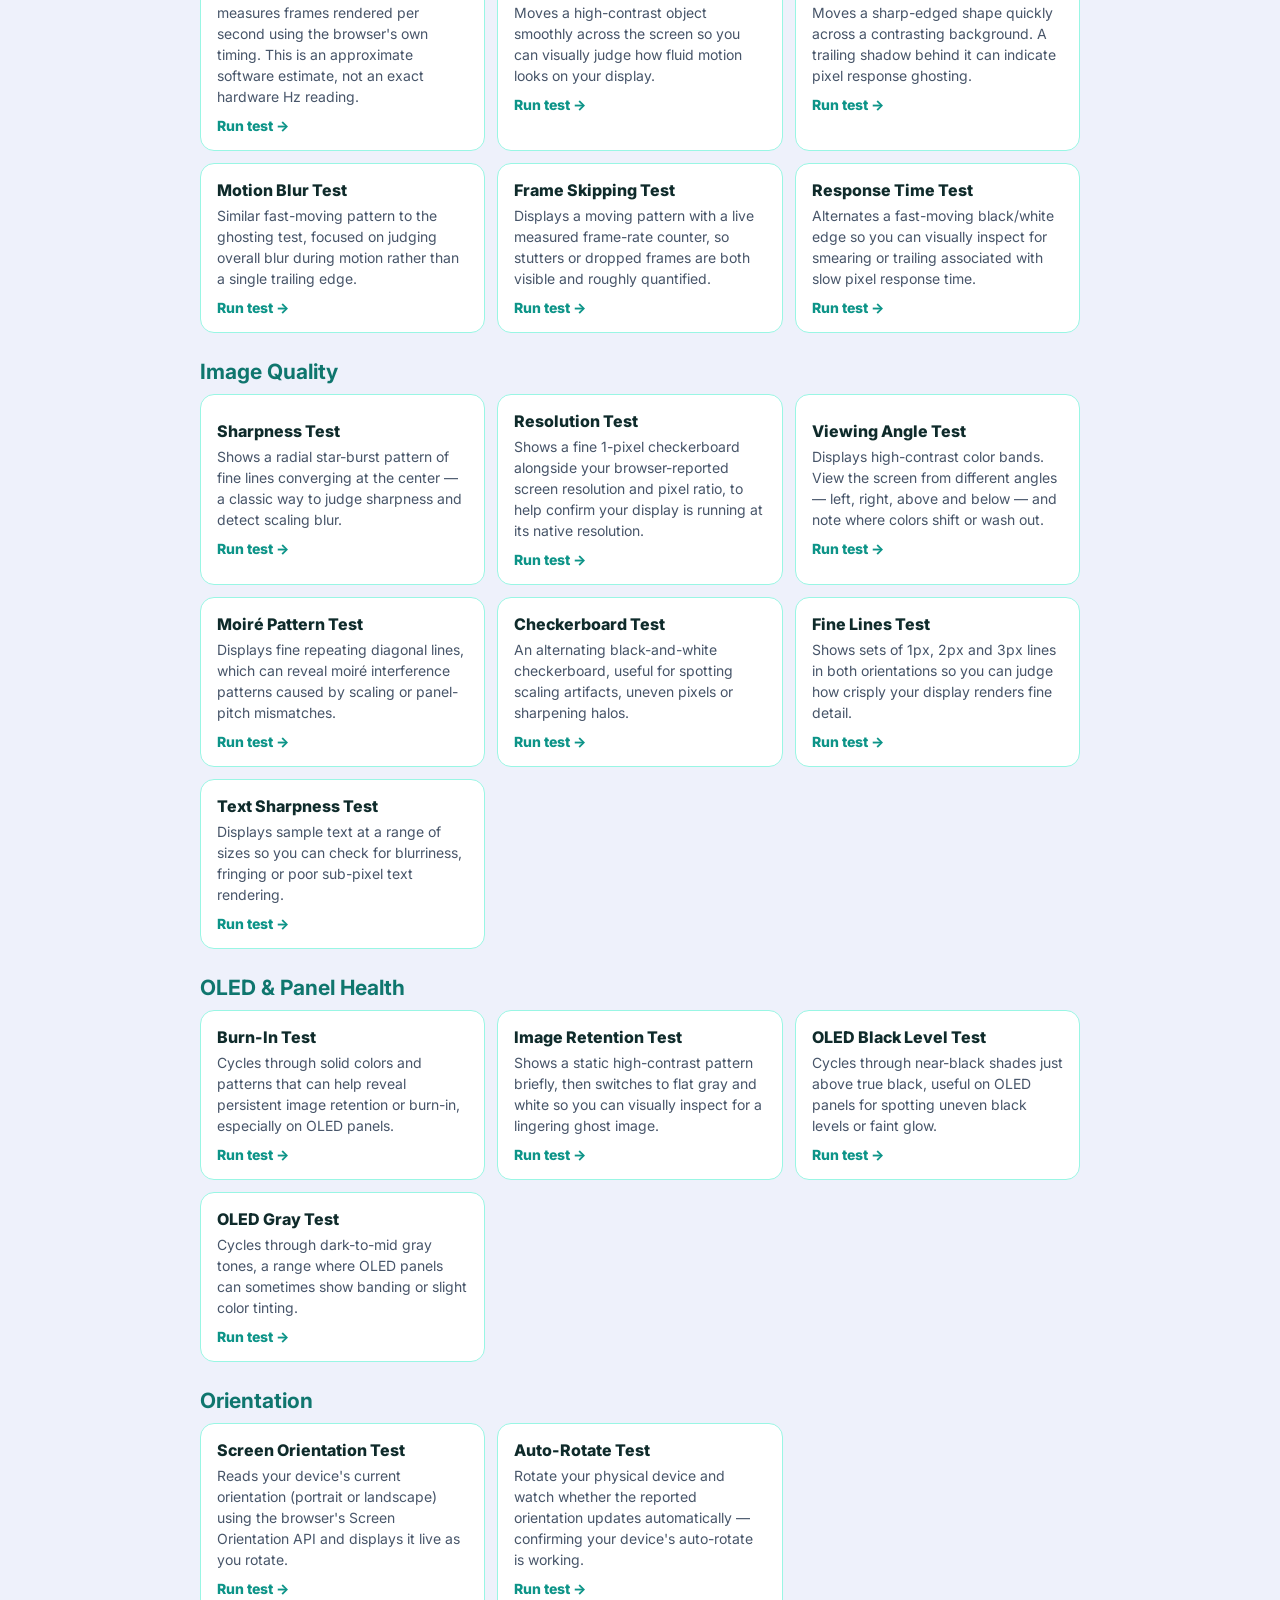
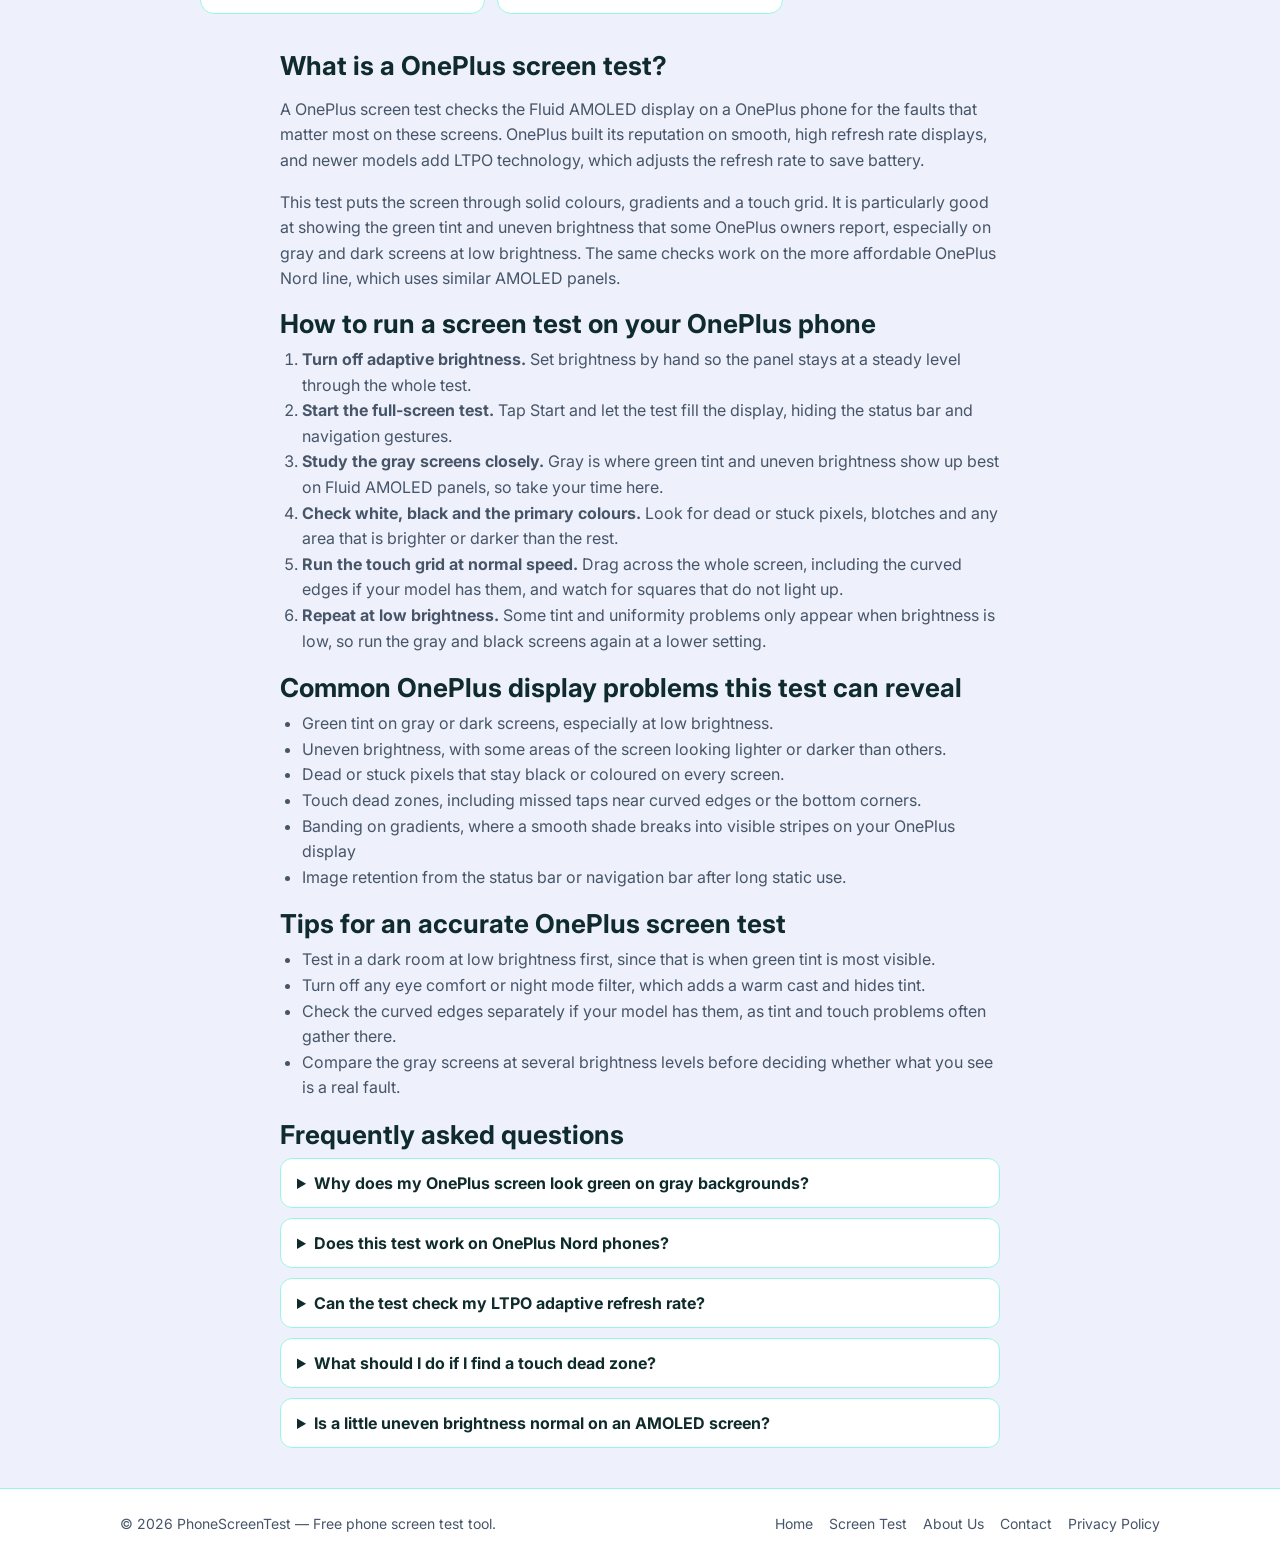
<file: oneplus-screen-test.html>
<!DOCTYPE html>
<html lang="en">
<head>
<meta charset="UTF-8">
<meta name="viewport" content="width=device-width, initial-scale=1.0">
<title>OnePlus Screen Test - Dead Pixels, Colors &amp; Touch (Free)</title>
<meta name="description" content="Free OnePlus screen test for Fluid AMOLED displays. Check your OnePlus or Nord for dead pixels, green tint, uneven brightness and touch dead zones online.">
<meta name="google-site-verification" content="_-BRUVU3ety-sxMiKPLYXIAc3S__Jb0sioMftiq5Fuo" />
<!-- Google tag (gtag.js) -->
<script async src="https://www.googletagmanager.com/gtag/js?id=G-2ZN1ZHYV9C"></script>
<script>
  window.dataLayer = window.dataLayer || [];
  function gtag(){dataLayer.push(arguments);}
  gtag('js', new Date());
  gtag('config', 'G-2ZN1ZHYV9C');
</script>
<meta name="keywords" content="oneplus screen test, oneplus display test, oneplus dead pixel test, oneplus touch test, oneplus nord screen test, oneplus green tint test, fluid amoled test">
<link rel="canonical" href="https://phonescreentest.github.io/oneplus-screen-test.html">
<meta property="og:title" content="OnePlus Screen Test - Dead Pixels, Colors &amp; Touch (Free)">
<meta property="og:description" content="Free OnePlus screen test for Fluid AMOLED displays. Check your OnePlus or Nord for dead pixels, green tint, uneven brightness and touch dead zones online.">
<meta property="og:type" content="website">
<meta property="og:url" content="https://phonescreentest.github.io/oneplus-screen-test.html">
<link rel="stylesheet" href="https://fonts.googleapis.com/css2?family=Space+Grotesk:wght@500;600;700&family=Inter:wght@400;500;600;700&display=swap">
<link rel="stylesheet" href="screen-test-assets/style.css">
<link rel="icon" href="data:image/svg+xml,<svg xmlns='http://www.w3.org/2000/svg' viewBox='0 0 100 100'><text y='.9em' font-size='90'>🖥️</text></svg>">
<style>
:root{--bg:#f0fdfa;--panel:#fff;--panel2:#ccfbf1;--line:#99f6e4;--text:#0f2b2b;--muted:#475569;--accent:#0d9488;--accent2:#0891b2;--accent-dark:#0f766e}
*{box-sizing:border-box}
html{scroll-behavior:smooth}
a{color:var(--accent);text-decoration:none}
a:hover{text-decoration:underline}
.wrap{max-width:1080px;margin:0 auto;padding:0 20px}
header.site{background:#fff;border-bottom:1px solid var(--line);position:sticky;top:0;z-index:10}
header.site .wrap{display:flex;align-items:center;justify-content:space-between;min-height:60px}
.logo{font-size:22px;font-weight:800;color:var(--text);display:flex;align-items:center;gap:8px}
.logo:hover{text-decoration:none}
.logo .mark{width:34px;height:34px;border-radius:10px;background:linear-gradient(135deg,var(--accent),var(--accent2));color:#fff;display:inline-flex;align-items:center;justify-content:center;font-size:18px}
.logo b{color:var(--accent);font-weight:800}
nav.main{display:flex;gap:4px;flex-wrap:wrap}
nav.main a{color:var(--text);font-weight:600;padding:8px 12px;border-radius:8px}
nav.main a:hover,nav.main a.active{background:var(--panel2);color:var(--accent-dark);text-decoration:none}
.menu-btn{display:none}
.nav-drop{position:relative}
.nav-drop-btn{font-family:inherit;font-size:16px;font-weight:600;color:var(--text);background:none;border:0;padding:8px 12px;border-radius:8px;cursor:pointer;display:inline-flex;align-items:center;gap:6px}
.nav-drop-btn:hover,.nav-drop-btn.active{background:var(--panel2);color:var(--accent-dark)}
.nav-drop-btn .caret{width:0;height:0;border-left:5px solid transparent;border-right:5px solid transparent;border-top:5px solid currentColor;transition:transform .2s}
.nav-drop.open .nav-drop-btn .caret{transform:rotate(180deg)}
.nav-drop-menu{display:none;position:absolute;top:calc(100% + 6px);left:0;min-width:230px;background:#fff;border:1px solid var(--line);border-radius:12px;box-shadow:0 12px 30px rgba(13,148,136,.15);padding:6px;z-index:20}
.nav-drop.open .nav-drop-menu{display:block}
.nav-drop-menu a{display:block;padding:10px 12px;border-radius:8px;color:var(--text);font-weight:600}
.nav-drop-menu a:hover,.nav-drop-menu a.active{background:var(--panel2);color:var(--accent-dark);text-decoration:none}
.page-hero{text-align:center;padding:40px 20px 6px}
.page-hero h1{font-size:46px;line-height:1.15;margin:0 0 10px;color:var(--accent-dark)}
.page-hero p.lede{font-size:18px;color:var(--muted);max-width:660px;margin:0 auto 22px}
footer.site{border-top:1px solid var(--line);background:#fff;padding:26px 0;margin-top:20px}
footer.site .wrap{display:flex;justify-content:space-between;gap:16px;flex-wrap:wrap;color:var(--muted);font-size:14px}
footer.site nav{display:flex;gap:16px;flex-wrap:wrap}
footer.site nav a{color:var(--muted)}
/* Top actions: Start Screen Test + Select Individual Tests (own classes, no clash with plugin .btn) */
.pst-top-actions{display:flex;gap:12px;justify-content:center;flex-wrap:wrap;margin:0 auto 8px}
.pst-start{border:0;cursor:pointer;padding:15px 30px;border-radius:999px;font-size:18px;font-weight:800;color:#fff;background:linear-gradient(135deg,var(--accent),var(--accent2));font-family:inherit}
.pst-start:hover{opacity:.92}
.pst-select{border:2px solid var(--accent);background:#fff;color:var(--accent-dark);cursor:pointer;padding:13px 26px;border-radius:999px;font-size:17px;font-weight:700;font-family:inherit}
.pst-select:hover{background:var(--panel2)}
.pst-top-note{text-align:center;color:var(--muted);font-size:15px;margin:6px 0 0}
/* All-tests list below the tool (own .pst- classes; plugin .card/.btn untouched) */
.pst-all{max-width:920px;margin:0 auto;padding:30px 20px 10px}
.pst-all h2{font-size:28px;margin:0 0 8px;color:var(--text)}
.pst-all-intro{color:var(--muted);font-size:16px;line-height:1.6;margin:0 0 10px}
.pst-all h3{font-size:21px;margin:26px 0 10px;color:var(--accent-dark)}
.pst-test-grid{display:grid;grid-template-columns:repeat(auto-fill,minmax(260px,1fr));gap:12px}
.pst-test-btn{display:block;width:100%;text-align:left;background:#fff;border:1px solid var(--line);border-radius:14px;padding:16px;cursor:pointer;font-family:inherit}
.pst-test-btn:hover{border-color:var(--accent);box-shadow:0 6px 18px rgba(13,148,136,.14)}
.pst-test-name{display:block;font-size:16px;font-weight:800;color:var(--text)}
.pst-test-desc{display:block;font-size:14px;line-height:1.5;color:var(--muted);margin:5px 0 10px}
.pst-test-run{display:inline-block;font-size:14px;font-weight:800;color:var(--accent)}
.pst-test-group{background:linear-gradient(135deg,#f0fdfa,#ecfeff);border-color:var(--accent)}
/* SEO content under the tool (own classes, no clash with the tool stylesheet) */
.st-info{max-width:760px;margin:0 auto;padding:26px 20px 10px}
.st-info h2{font-size:26px;margin:0 0 8px;color:#0f2b2b}
.st-info p,.st-info li{color:#475569;font-size:16px;line-height:1.6}
.st-info ul,.st-info ol{margin:8px 0 18px;padding-left:22px}
.st-info details{background:#fff;border:1px solid var(--line);border-radius:12px;padding:14px 16px;margin-bottom:10px}
.st-info summary{font-weight:700;cursor:pointer;font-size:16px;color:#0f2b2b}
.st-info details p{margin:8px 0 0}
@media (max-width:820px){
  .page-hero h1{font-size:34px}
  .nav-drop{width:100%}
  .nav-drop-btn{width:100%;justify-content:space-between}
  .nav-drop-menu{position:static;box-shadow:none;border:0;border-radius:0;background:transparent;padding:2px 0 2px 14px;min-width:0}
  .nav-drop-menu a{padding:10px 12px}
  header.site .wrap{position:relative}
  .menu-btn{display:flex;flex-direction:column;justify-content:center;gap:5px;width:40px;height:40px;padding:9px;background:none;border:0;cursor:pointer}
  .menu-btn span{display:block;height:3px;background:var(--text);border-radius:2px;transition:transform .2s,opacity .2s}
  .menu-btn.open span:nth-child(1){transform:translateY(8px) rotate(45deg)}
  .menu-btn.open span:nth-child(2){opacity:0}
  .menu-btn.open span:nth-child(3){transform:translateY(-8px) rotate(-45deg)}
  nav.main{display:none}
  nav.main.open{display:flex;flex-direction:column;position:absolute;top:100%;left:0;right:0;background:#fff;border-bottom:1px solid var(--line);padding:10px 20px 14px;gap:2px}
  nav.main.open a{padding:10px 12px}
}
</style>
</head>
<body>
<header class="site">
  <div class="wrap">
    <a class="logo" href="https://phonescreentest.github.io/"><span class="mark">🖥️</span>Phone<b> Screen Test</b></a>
    <button type="button" class="menu-btn" id="menuBtn" aria-label="Menu" aria-expanded="false"><span></span><span></span><span></span></button>
    <nav class="main">
      <a href="https://phonescreentest.github.io/">Home</a>
      <div class="nav-drop">
        <button type="button" class="nav-drop-btn" aria-expanded="false" aria-haspopup="true">Tools <span class="caret" aria-hidden="true"></span></button>
        <div class="nav-drop-menu">
          <a href="https://phonescreentest.github.io/">Screen Test</a>
        </div>
      </div>
      <a href="about.html">About Us</a>
      <a href="contact.html">Contact</a>
      <a href="privacy-policy.html">Privacy Policy</a>
    </nav>
  </div>
</header>
<main class="wrap">
  <div class="page-hero">
    <h1>OnePlus Screen Test</h1>
    <p class="lede">Check the Fluid AMOLED display on your OnePlus or Nord for dead pixels, green tint and touch dead zones. Free, in your browser, with no app to install.</p>
  </div>

  <div class="pst-top-actions">
    <button type="button" class="pst-start" data-stt-start>&#9654; Start Screen Test</button>
    <button type="button" class="pst-select" id="pstSelectBtn">Select Individual Tests</button>
  </div>
  <p class="pst-top-note">Start runs the full guided check. Or pick any single test from the list below.</p>

<div class="screen-test-tool-wrapper">
<div id="screen-test-app" style="visibility:hidden">

  <!-- ============ CATEGORY QUICK-START SCREEN ============ -->
  <div id="category-screen">
    <div class="page-wrap">
      <header class="hero">
        <span class="eyebrow">
          <svg width="14" height="14" style="width:14px;height:14px" viewBox="0 0 24 24" fill="none" stroke="currentColor" stroke-width="2"><rect x="3" y="4" width="18" height="13" rx="2"/><path d="M8 21h8M12 17v4"/></svg>
          Display &amp; touch diagnostics
        </span>
      </header>

      <div class="card" id="screen-test-cards">
        <div class="card-header">
          <h2>Choose a quick test</h2>
          <p>Tap a card to jump straight into that set of tests.</p>
        </div>
        <div class="category-grid" id="category-grid"></div>
      </div>

      <div class="individual-tests-link-wrap" style="text-align:center;margin-top:20px;">
        <button class="link-btn" id="show-individual-tests-link">Or choose individual tests →</button>
      </div>

      <footer class="tiny-note">Screen Test runs entirely in your browser. Results are based on visual inspection and are not a professional hardware diagnosis.</footer>
    </div>
  </div>

  <!-- ============ SELECTION SCREEN (advanced / individual tests) ============ -->
  <div id="selection-screen" class="hidden">
    <div class="page-wrap">
      <div style="margin-bottom:10px;">
        <button class="link-btn" id="back-to-quickstart-link">← Back to quick start</button>
      </div>
      <header class="hero">
        <span class="eyebrow">
          <svg width="14" height="14" style="width:14px;height:14px" viewBox="0 0 24 24" fill="none" stroke="currentColor" stroke-width="2"><rect x="3" y="4" width="18" height="13" rx="2"/><path d="M8 21h8M12 17v4"/></svg>
          Display &amp; touch diagnostics
        </span>
      </header>

      <div class="card">
        <div class="card-header">
          <h2>Choose the test(s) you would like to perform</h2>
          <p>Tap a test to select it, or the info icon to see what it checks.</p>
        </div>
        <div class="categories" id="categories-container"></div>

        <div class="control-bar">
          <div class="bulk-actions">
            <button class="link-btn" id="select-all-btn">Select all</button>
            <button class="link-btn" id="select-none-btn">Select none</button>
            <span class="count-pill" id="count-pill"><b>0</b> tests selected</span>
          </div>
          <div class="action-btns">
            <button class="btn btn-ghost" id="setup-guide-btn">View setup guide</button>
            <button class="btn btn-primary" id="start-test-btn" disabled>Start test</button>
          </div>
        </div>
      </div>

      <footer class="tiny-note">Screen Test runs entirely in your browser. Results are based on visual inspection and are not a professional hardware diagnosis.</footer>
    </div>
  </div>

  <!-- ============ TEST RUNNER ============ -->
  <div id="test-runner" class="hidden">
    <div id="runner-topbar">
      <span class="topbar-chip" id="progress-chip">Test 1 of 1<span class="test-title" id="runner-test-name"></span></span>
    </div>
    <div id="test-stage" role="region" aria-label="Test display area"></div>
    <button id="stt-v102-runner-controls-toggle" type="button" aria-label="Hide test navigation" aria-expanded="true" title="Hide test navigation">
      <svg class="stt-v102-toggle-arrow stt-v102-toggle-arrow-down" viewBox="0 0 24 24" fill="none" stroke="currentColor" stroke-width="2.4" stroke-linecap="round" stroke-linejoin="round"><path d="M6 9l6 6 6-6"/></svg>
      <svg class="stt-v102-toggle-arrow stt-v102-toggle-arrow-up" viewBox="0 0 24 24" fill="none" stroke="currentColor" stroke-width="2.4" stroke-linecap="round" stroke-linejoin="round"><path d="M6 15l6-6 6 6"/></svg>
    </button>
    <div id="runner-bottombar">
      <button class="rbtn" id="btn-prev" aria-label="Previous test">
        <svg viewBox="0 0 24 24" fill="none" stroke="currentColor" stroke-width="2.2" stroke-linecap="round" stroke-linejoin="round"><path d="M15 18l-6-6 6-6"/></svg>
        Previous
      </button>
      <button class="rbtn bad" id="btn-problem">
        <svg viewBox="0 0 24 24" fill="none" stroke="currentColor" stroke-width="2.2" stroke-linecap="round" stroke-linejoin="round"><path d="M12 9v4M12 17h.01M10.3 3.9L1.8 18a2 2 0 001.7 3h17a2 2 0 001.7-3L13.7 3.9a2 2 0 00-3.4 0z"/></svg>
        Problem found
      </button>
      <button class="rbtn good" id="btn-good">
        <svg viewBox="0 0 24 24" fill="none" stroke="currentColor" stroke-width="2.2" stroke-linecap="round" stroke-linejoin="round"><path d="M20 6L9 17l-5-5"/></svg>
        Looks good
      </button>
      <button class="rbtn" id="btn-skip">Skip</button>
      <button class="rbtn" id="btn-next" aria-label="Next test">
        Next
        <svg viewBox="0 0 24 24" fill="none" stroke="currentColor" stroke-width="2.2" stroke-linecap="round" stroke-linejoin="round"><path d="M9 18l6-6-6-6"/></svg>
      </button>
    </div>

    <!-- Inside the fullscreen element so the confirmation remains visible. -->
    <div class="modal-overlay hidden" id="exit-modal-overlay">
      <div class="modal" style="max-width:380px;" role="dialog" aria-modal="true" aria-labelledby="exit-modal-title">
        <h3 id="exit-modal-title">Exit this test?</h3>
        <p>Your progress on remaining tests will be lost. Completed results so far won't be saved.</p>
        <div class="modal-actions">
          <button class="btn" id="exit-cancel-btn">Keep testing</button>
          <button class="btn btn-danger" id="exit-confirm-btn">Exit</button>
        </div>
      </div>
    </div>
  </div>

  <!-- ============ RESULTS SCREEN ============ -->
  <div id="results-screen" class="hidden">
    <div class="page-wrap">
      <header class="hero">
        <span class="eyebrow">
          <svg width="14" height="14" style="width:14px;height:14px" viewBox="0 0 24 24" fill="none" stroke="currentColor" stroke-width="2"><path d="M20 6L9 17l-5-5"/></svg>
          Screen test complete
        </span>
        <h2 style="font-size:clamp(30px,5vw,42px);">Your results</h2>
        <p>Here's how your display performed across the tests you ran.</p>
      </header>
      <div class="card">
        <div class="results-summary" id="results-summary"></div>
        <div class="result-list" id="results-list"></div>
        <div class="control-bar" style="justify-content:center;">
          <div class="action-btns">
            <button class="btn" id="test-again-btn">Test again</button>
            <button class="btn" id="run-failed-btn">Run failed tests</button>
            <button class="btn btn-primary" id="new-test-btn">Start new test</button>
            <button class="btn stt-results-close" id="results-close-btn">Close</button>
          </div>
        </div>
      </div>
      <footer class="tiny-note">Your results are based on the tests you performed and are not a professional hardware diagnosis.</footer>
    </div>
  </div>

  <!-- Info modal -->
  <div class="modal-overlay hidden" id="info-modal-overlay">
    <div class="modal" role="dialog" aria-modal="true" aria-labelledby="info-modal-title">
      <span class="cat-tag" id="info-modal-cat"></span>
      <h3 id="info-modal-title"></h3>
      <p id="info-modal-desc"></p>
      <div class="modal-actions">
        <button class="btn" id="info-modal-close">Close</button>
        <button class="btn btn-primary" id="info-modal-select">Select this test</button>
      </div>
    </div>
  </div>

  <!-- Setup guide modal -->
  <div class="modal-overlay hidden" id="guide-modal-overlay">
    <div class="modal" style="max-width:480px;" role="dialog" aria-modal="true" aria-labelledby="guide-modal-title">
      <h3 id="guide-modal-title">Before you start</h3>
      <ol class="guide-list">
        <li><span class="num">1</span> Clean your screen so smudges aren't mistaken for dead pixels or clouding.</li>
        <li><span class="num">2</span> Dim the room for backlight bleed, light leakage, and black-level tests — these show up best in the dark.</li>
        <li><span class="num">3</span> Use normal room lighting for color, brightness, and uniformity tests.</li>
        <li><span class="num">4</span> For touch tests, use a finger or stylus and try to cover the entire screen, including edges and corners.</li>
        <li><span class="num">5</span> Fullscreen mode gives the most accurate results — allow it if your browser prompts you.</li>
        <li><span class="num">6</span> Motion and refresh-rate readings are approximate, browser-measured estimates — not exact hardware specs.</li>
      </ol>
      <div class="modal-actions">
        <button class="btn btn-primary" id="guide-modal-close">Got it</button>
      </div>
    </div>
  </div>

</div>
  </div>

<section class="pst-all" id="all-tests">
<h2>All screen tests</h2>
<p class="pst-all-intro">Every test below runs on its own — tap any test to start just that one, in fullscreen. There are 56 individual tests, plus the Solid Color Test, which cycles white, black, red, green, blue and gray in one run.</p>
<h3>Pixel &amp; Display</h3>
<div class="pst-test-grid">
<button type="button" class="pst-test-btn pst-test-group" data-group-label="Solid Color Test"><span class="pst-test-name">Solid Color Test</span><span class="pst-test-desc">One run through all six solid colours — white, black, red, green, blue, gray — to catch dead or stuck pixels.</span><span class="pst-test-run">Run all 6 colours →</span></button>
<button type="button" class="pst-test-btn" data-test-id="test-pattern"><span class="pst-test-name">Test Pattern</span><span class="pst-test-desc">Cycles through color bars, grayscale steps and a pixel grid in one pass — a quick first look at your panel before running individual tests.</span><span class="pst-test-run">Run test →</span></button>
<button type="button" class="pst-test-btn" data-test-id="dead-pixel"><span class="pst-test-name">Dead Pixel Test</span><span class="pst-test-desc">Displays solid colors edge-to-edge so you can look for pixels that stay black or don&#x27;t display any color at all — a sign of a dead pixel.</span><span class="pst-test-run">Run test →</span></button>
<button type="button" class="pst-test-btn" data-test-id="stuck-pixel"><span class="pst-test-name">Stuck Pixel Test</span><span class="pst-test-desc">Shows the same pure colors as the dead pixel test. Look for a pixel that stays lit in one color (often red, green or blue) no matter what&#x27;s on screen — that&#x27;s a stuck pixel, not a dead one.</span><span class="pst-test-run">Run test →</span></button>
<button type="button" class="pst-test-btn" data-test-id="sub-pixel"><span class="pst-test-name">Sub-Pixel Test</span><span class="pst-test-desc">Zooms into thin repeating red, green and blue stripes so you can inspect individual sub-pixels for discoloration or damage.</span><span class="pst-test-run">Run test →</span></button>
<button type="button" class="pst-test-btn" data-test-id="pixel-grid"><span class="pst-test-name">Pixel Grid</span><span class="pst-test-desc">Displays a high-contrast one-pixel grid across the whole screen, useful for spotting alignment, scaling or panel-uniformity issues.</span><span class="pst-test-run">Run test →</span></button>
<button type="button" class="pst-test-btn" data-test-id="black-screen"><span class="pst-test-name">Black Screen</span><span class="pst-test-desc">Fills the screen with pure black (#000000) — the classic way to check for backlight bleed, light leakage and stuck sub-pixels.</span><span class="pst-test-run">Run test →</span></button>
<button type="button" class="pst-test-btn" data-test-id="red-screen"><span class="pst-test-name">Red Screen</span><span class="pst-test-desc">Fills the screen with pure red (#FF0000) to help reveal dead or stuck pixels and red sub-pixel issues.</span><span class="pst-test-run">Run test →</span></button>
<button type="button" class="pst-test-btn" data-test-id="green-screen"><span class="pst-test-name">Green Screen</span><span class="pst-test-desc">Fills the screen with pure green (#00FF00) — the color the human eye is most sensitive to, making pixel defects easiest to spot.</span><span class="pst-test-run">Run test →</span></button>
<button type="button" class="pst-test-btn" data-test-id="blue-screen"><span class="pst-test-name">Blue Screen</span><span class="pst-test-desc">Fills the screen with pure blue (#0000FF) to help reveal dead or stuck pixels and blue sub-pixel issues.</span><span class="pst-test-run">Run test →</span></button>
<button type="button" class="pst-test-btn" data-test-id="gray-screen"><span class="pst-test-name">Gray Screen</span><span class="pst-test-desc">Cycles through several flat gray levels. Gray makes uneven tint, dirty pixels and panel blemishes far more visible than white or black alone.</span><span class="pst-test-run">Run test →</span></button>
</div>
<h3>Color</h3>
<div class="pst-test-grid">
<button type="button" class="pst-test-btn" data-test-id="color-test"><span class="pst-test-name">Color Test</span><span class="pst-test-desc">Shows a full grid of saturated hues across the spectrum so you can check for color casts, dead pixels of a specific color, or panel-wide tint.</span><span class="pst-test-run">Run test →</span></button>
<button type="button" class="pst-test-btn" data-test-id="color-distances"><span class="pst-test-name">Color Distances</span><span class="pst-test-desc">Places subtly different, closely related colors side by side. If neighboring swatches look identical, your display may struggle with fine color separation.</span><span class="pst-test-run">Run test →</span></button>
<button type="button" class="pst-test-btn" data-test-id="color-accuracy"><span class="pst-test-name">Color Accuracy</span><span class="pst-test-desc">Displays familiar reference colors — skin tone, sky blue, grass green, warm white — so you can judge whether colors look natural rather than shifted.</span><span class="pst-test-run">Run test →</span></button>
<button type="button" class="pst-test-btn" data-test-id="gradients"><span class="pst-test-name">Gradients</span><span class="pst-test-desc">Shows smooth black-to-white and red/green/blue gradients. Tap to cycle. Look for smooth transitions rather than visible steps or color shifts.</span><span class="pst-test-run">Run test →</span></button>
<button type="button" class="pst-test-btn" data-test-id="gradient-banding"><span class="pst-test-name">Gradient Banding</span><span class="pst-test-desc">A slow, wide grayscale gradient designed to expose banding — visible stripes where there should be a smooth transition, often caused by a limited color depth or poor scaling.</span><span class="pst-test-run">Run test →</span></button>
<button type="button" class="pst-test-btn" data-test-id="contrast-test"><span class="pst-test-name">Contrast Test</span><span class="pst-test-desc">Displays adjoining black and white blocks at different sizes so you can judge how crisply your display separates the darkest and brightest tones.</span><span class="pst-test-run">Run test →</span></button>
<button type="button" class="pst-test-btn" data-test-id="gamma-test"><span class="pst-test-name">Gamma Test</span><span class="pst-test-desc">Shows striped patches next to flat gray reference patches at common gamma values. The patch where the stripes visually blend into the flat gray at a normal viewing distance indicates your display&#x27;s gamma.</span><span class="pst-test-run">Run test →</span></button>
<button type="button" class="pst-test-btn" data-test-id="color-saturation"><span class="pst-test-name">Color Saturation Test</span><span class="pst-test-desc">Shows the same hues at increasing saturation levels, from washed-out to fully saturated, to help you judge color vibrancy and any clipping at high saturation.</span><span class="pst-test-run">Run test →</span></button>
</div>
<h3>Brightness &amp; Uniformity</h3>
<div class="pst-test-grid">
<button type="button" class="pst-test-btn" data-test-id="brightness-test"><span class="pst-test-name">Brightness Test</span><span class="pst-test-desc">Displays a row of gray steps from near-black to near-white so you can check that every brightness level is distinguishable from its neighbors.</span><span class="pst-test-run">Run test →</span></button>
<button type="button" class="pst-test-btn" data-test-id="brightness-uniformity"><span class="pst-test-name">Brightness Uniformity</span><span class="pst-test-desc">Fills the screen with flat white and overlays a faint grid so you can compare brightness across corners, edges and center for uneven backlighting.</span><span class="pst-test-run">Run test →</span></button>
<button type="button" class="pst-test-btn" data-test-id="screen-uniformity"><span class="pst-test-name">Screen Uniformity</span><span class="pst-test-desc">Cycles through gray, white and black full-screen fills to help you spot patchy or uneven areas across the whole panel.</span><span class="pst-test-run">Run test →</span></button>
<button type="button" class="pst-test-btn" data-test-id="gray-uniformity"><span class="pst-test-name">Gray Uniformity</span><span class="pst-test-desc">A flat mid-gray fill — the tone that most readily reveals tinting, blotches or panel unevenness that pure white or black can hide.</span><span class="pst-test-run">Run test →</span></button>
<button type="button" class="pst-test-btn" data-test-id="backlight-bleed"><span class="pst-test-name">Backlight Bleed Test</span><span class="pst-test-desc">Fills the screen with pure black. In a dark room, look for glowing patches near the edges or corners — a sign of backlight bleed on LCD panels.</span><span class="pst-test-run">Run test →</span></button>
<button type="button" class="pst-test-btn" data-test-id="light-leakage"><span class="pst-test-name">Light Leakage Test</span><span class="pst-test-desc">Similar to the backlight bleed test — a full black screen for inspecting light escaping around the bezel or edges of the panel in a dark room.</span><span class="pst-test-run">Run test →</span></button>
<button type="button" class="pst-test-btn" data-test-id="clouding-test"><span class="pst-test-name">Clouding Test</span><span class="pst-test-desc">Shows dark gray fills in a dim room, helping reveal &#x27;clouding&#x27; — soft, uneven cloud-like patches of lighter backlight bleeding through dark scenes.</span><span class="pst-test-run">Run test →</span></button>
</div>
<h3>Touch</h3>
<div class="pst-test-grid">
<button type="button" class="pst-test-btn" data-test-id="touch-coverage"><span class="pst-test-name">Touch Coverage Test</span><span class="pst-test-desc">Swipe your finger continuously across the whole grid — every cell it passes over turns green. Any cell left dark after a full pass may be a dead touch zone. Tap Reset to try again.</span><span class="pst-test-run">Run test →</span></button>
<button type="button" class="pst-test-btn" data-test-id="touch-test"><span class="pst-test-name">Touch Test</span><span class="pst-test-desc">Tap anywhere on the screen. Each tap leaves a mark so you can confirm the touch layer is registering input across the whole surface.</span><span class="pst-test-run">Run test →</span></button>
<button type="button" class="pst-test-btn" data-test-id="multi-touch"><span class="pst-test-name">Multi-Touch Test</span><span class="pst-test-desc">Place several fingers on the screen at once. Each detected touch point is labeled (Finger 1, Finger 2...) so you can verify simultaneous multi-touch tracking.</span><span class="pst-test-run">Run test →</span></button>
<button type="button" class="pst-test-btn" data-test-id="touch-accuracy"><span class="pst-test-name">Touch Accuracy Test</span><span class="pst-test-desc">Tap the center of each target as precisely as you can. Consistent offset between where you tap and where it registers suggests a touch calibration issue.</span><span class="pst-test-run">Run test →</span></button>
<button type="button" class="pst-test-btn" data-test-id="touch-sensitivity"><span class="pst-test-name">Touch Sensitivity Test</span><span class="pst-test-desc">Try both light and firm taps across the screen. Note any areas that need extra pressure to register — browsers can&#x27;t measure pressure directly, so this is a manual comparison.</span><span class="pst-test-run">Run test →</span></button>
<button type="button" class="pst-test-btn" data-test-id="touch-grid"><span class="pst-test-name">Touch Grid Test</span><span class="pst-test-desc">Tap every cell in the grid to find touch zones that don&#x27;t respond. Tested cells turn green, and coordinates plus response time are shown for each tap.</span><span class="pst-test-run">Run test →</span></button>
<button type="button" class="pst-test-btn" data-test-id="touch-line"><span class="pst-test-name">Touch Line Test</span><span class="pst-test-desc">Drag your finger continuously across the entire screen. Gaps or jumps in the drawn line can reveal areas where touch tracking breaks down.</span><span class="pst-test-run">Run test →</span></button>
<button type="button" class="pst-test-btn" data-test-id="edge-touch"><span class="pst-test-name">Edge Touch Test</span><span class="pst-test-desc">Tap along the thin zones running down each edge of the screen — edges are the most common place for touch digitizers to lose accuracy.</span><span class="pst-test-run">Run test →</span></button>
<button type="button" class="pst-test-btn" data-test-id="corner-touch"><span class="pst-test-name">Corner Touch Test</span><span class="pst-test-desc">Tap each of the four corner zones. Corners are especially prone to reduced touch sensitivity or dead zones on some devices.</span><span class="pst-test-run">Run test →</span></button>
<button type="button" class="pst-test-btn" data-test-id="dead-touch-zone"><span class="pst-test-name">Dead Touch Zone Test</span><span class="pst-test-desc">A finer touch grid covering the full screen. Any cell that stays untested after you&#x27;ve tried tapping it may be a dead touch zone.</span><span class="pst-test-run">Run test →</span></button>
<button type="button" class="pst-test-btn" data-test-id="ghost-touch"><span class="pst-test-name">Ghost Touch Test</span><span class="pst-test-desc">Place the device down and don&#x27;t touch the screen. This watches for touch events registering on their own — a possible sign of ghost touch. A browser can only observe and log this; it can&#x27;t diagnose the hardware cause.</span><span class="pst-test-run">Run test →</span></button>
<button type="button" class="pst-test-btn" data-test-id="touch-latency"><span class="pst-test-name">Touch Latency Test</span><span class="pst-test-desc">Tap the target repeatedly. This measures the time between your tap event and the next rendered frame — an approximate, browser-level figure, not a hardware latency measurement.</span><span class="pst-test-run">Run test →</span></button>
</div>
<h3>Motion &amp; Refresh</h3>
<div class="pst-test-grid">
<button type="button" class="pst-test-btn" data-test-id="refresh-rate"><span class="pst-test-name">Refresh Rate Test</span><span class="pst-test-desc">Runs a smooth animation and measures frames rendered per second using the browser&#x27;s own timing. This is an approximate software estimate, not an exact hardware Hz reading.</span><span class="pst-test-run">Run test →</span></button>
<button type="button" class="pst-test-btn" data-test-id="motion-test"><span class="pst-test-name">Motion Test</span><span class="pst-test-desc">Moves a high-contrast object smoothly across the screen so you can visually judge how fluid motion looks on your display.</span><span class="pst-test-run">Run test →</span></button>
<button type="button" class="pst-test-btn" data-test-id="ghosting-test"><span class="pst-test-name">Ghosting Test</span><span class="pst-test-desc">Moves a sharp-edged shape quickly across a contrasting background. A trailing shadow behind it can indicate pixel response ghosting.</span><span class="pst-test-run">Run test →</span></button>
<button type="button" class="pst-test-btn" data-test-id="motion-blur"><span class="pst-test-name">Motion Blur Test</span><span class="pst-test-desc">Similar fast-moving pattern to the ghosting test, focused on judging overall blur during motion rather than a single trailing edge.</span><span class="pst-test-run">Run test →</span></button>
<button type="button" class="pst-test-btn" data-test-id="frame-skipping"><span class="pst-test-name">Frame Skipping Test</span><span class="pst-test-desc">Displays a moving pattern with a live measured frame-rate counter, so stutters or dropped frames are both visible and roughly quantified.</span><span class="pst-test-run">Run test →</span></button>
<button type="button" class="pst-test-btn" data-test-id="response-time"><span class="pst-test-name">Response Time Test</span><span class="pst-test-desc">Alternates a fast-moving black/white edge so you can visually inspect for smearing or trailing associated with slow pixel response time.</span><span class="pst-test-run">Run test →</span></button>
</div>
<h3>Image Quality</h3>
<div class="pst-test-grid">
<button type="button" class="pst-test-btn" data-test-id="sharpness-test"><span class="pst-test-name">Sharpness Test</span><span class="pst-test-desc">Shows a radial star-burst pattern of fine lines converging at the center — a classic way to judge sharpness and detect scaling blur.</span><span class="pst-test-run">Run test →</span></button>
<button type="button" class="pst-test-btn" data-test-id="resolution-test"><span class="pst-test-name">Resolution Test</span><span class="pst-test-desc">Shows a fine 1-pixel checkerboard alongside your browser-reported screen resolution and pixel ratio, to help confirm your display is running at its native resolution.</span><span class="pst-test-run">Run test →</span></button>
<button type="button" class="pst-test-btn" data-test-id="viewing-angle"><span class="pst-test-name">Viewing Angle Test</span><span class="pst-test-desc">Displays high-contrast color bands. View the screen from different angles — left, right, above and below — and note where colors shift or wash out.</span><span class="pst-test-run">Run test →</span></button>
<button type="button" class="pst-test-btn" data-test-id="moire-test"><span class="pst-test-name">Moiré Pattern Test</span><span class="pst-test-desc">Displays fine repeating diagonal lines, which can reveal moiré interference patterns caused by scaling or panel-pitch mismatches.</span><span class="pst-test-run">Run test →</span></button>
<button type="button" class="pst-test-btn" data-test-id="checkerboard-test"><span class="pst-test-name">Checkerboard Test</span><span class="pst-test-desc">An alternating black-and-white checkerboard, useful for spotting scaling artifacts, uneven pixels or sharpening halos.</span><span class="pst-test-run">Run test →</span></button>
<button type="button" class="pst-test-btn" data-test-id="fine-lines-test"><span class="pst-test-name">Fine Lines Test</span><span class="pst-test-desc">Shows sets of 1px, 2px and 3px lines in both orientations so you can judge how crisply your display renders fine detail.</span><span class="pst-test-run">Run test →</span></button>
<button type="button" class="pst-test-btn" data-test-id="text-sharpness"><span class="pst-test-name">Text Sharpness Test</span><span class="pst-test-desc">Displays sample text at a range of sizes so you can check for blurriness, fringing or poor sub-pixel text rendering.</span><span class="pst-test-run">Run test →</span></button>
</div>
<h3>OLED &amp; Panel Health</h3>
<div class="pst-test-grid">
<button type="button" class="pst-test-btn" data-test-id="burn-in"><span class="pst-test-name">Burn-In Test</span><span class="pst-test-desc">Cycles through solid colors and patterns that can help reveal persistent image retention or burn-in, especially on OLED panels.</span><span class="pst-test-run">Run test →</span></button>
<button type="button" class="pst-test-btn" data-test-id="image-retention"><span class="pst-test-name">Image Retention Test</span><span class="pst-test-desc">Shows a static high-contrast pattern briefly, then switches to flat gray and white so you can visually inspect for a lingering ghost image.</span><span class="pst-test-run">Run test →</span></button>
<button type="button" class="pst-test-btn" data-test-id="oled-black-level"><span class="pst-test-name">OLED Black Level Test</span><span class="pst-test-desc">Cycles through near-black shades just above true black, useful on OLED panels for spotting uneven black levels or faint glow.</span><span class="pst-test-run">Run test →</span></button>
<button type="button" class="pst-test-btn" data-test-id="oled-gray"><span class="pst-test-name">OLED Gray Test</span><span class="pst-test-desc">Cycles through dark-to-mid gray tones, a range where OLED panels can sometimes show banding or slight color tinting.</span><span class="pst-test-run">Run test →</span></button>
</div>
<h3>Orientation</h3>
<div class="pst-test-grid">
<button type="button" class="pst-test-btn" data-test-id="screen-orientation"><span class="pst-test-name">Screen Orientation Test</span><span class="pst-test-desc">Reads your device&#x27;s current orientation (portrait or landscape) using the browser&#x27;s Screen Orientation API and displays it live as you rotate.</span><span class="pst-test-run">Run test →</span></button>
<button type="button" class="pst-test-btn" data-test-id="auto-rotate"><span class="pst-test-name">Auto-Rotate Test</span><span class="pst-test-desc">Rotate your physical device and watch whether the reported orientation updates automatically — confirming your device&#x27;s auto-rotate is working.</span><span class="pst-test-run">Run test →</span></button>
</div>
</section>

  <section class="st-info">
<h2>What is a OnePlus screen test?</h2><p>A OnePlus screen test checks the Fluid AMOLED display on a OnePlus phone for the faults that matter most on these screens. OnePlus built its reputation on smooth, high refresh rate displays, and newer models add LTPO technology, which adjusts the refresh rate to save battery.</p><p>This test puts the screen through solid colours, gradients and a touch grid. It is particularly good at showing the green tint and uneven brightness that some OnePlus owners report, especially on gray and dark screens at low brightness. The same checks work on the more affordable OnePlus Nord line, which uses similar AMOLED panels.</p><h2>How to run a screen test on your OnePlus phone</h2><ol><li><strong>Turn off adaptive brightness.</strong> Set brightness by hand so the panel stays at a steady level through the whole test.</li><li><strong>Start the full-screen test.</strong> Tap Start and let the test fill the display, hiding the status bar and navigation gestures.</li><li><strong>Study the gray screens closely.</strong> Gray is where green tint and uneven brightness show up best on Fluid AMOLED panels, so take your time here.</li><li><strong>Check white, black and the primary colours.</strong> Look for dead or stuck pixels, blotches and any area that is brighter or darker than the rest.</li><li><strong>Run the touch grid at normal speed.</strong> Drag across the whole screen, including the curved edges if your model has them, and watch for squares that do not light up.</li><li><strong>Repeat at low brightness.</strong> Some tint and uniformity problems only appear when brightness is low, so run the gray and black screens again at a lower setting.</li></ol><h2>Common OnePlus display problems this test can reveal</h2><ul><li>Green tint on gray or dark screens, especially at low brightness.</li><li>Uneven brightness, with some areas of the screen looking lighter or darker than others.</li><li>Dead or stuck pixels that stay black or coloured on every screen.</li><li>Touch dead zones, including missed taps near curved edges or the bottom corners.</li><li>Banding on gradients, where a smooth shade breaks into visible stripes on your OnePlus display</li><li>Image retention from the status bar or navigation bar after long static use.</li></ul><h2>Tips for an accurate OnePlus screen test</h2><ul><li>Test in a dark room at low brightness first, since that is when green tint is most visible.</li><li>Turn off any eye comfort or night mode filter, which adds a warm cast and hides tint.</li><li>Check the curved edges separately if your model has them, as tint and touch problems often gather there.</li><li>Compare the gray screens at several brightness levels before deciding whether what you see is a real fault.</li></ul><h2>Frequently asked questions</h2><details><summary>Why does my OnePlus screen look green on gray backgrounds?</summary><p>A green tint on gray screens at low brightness is a known issue on some Fluid AMOLED panels. A faint tint that only shows in a dark room is often normal variation between panels. A strong tint that is obvious at normal brightness, or tint that covers only part of the screen, is worth showing to OnePlus support or a repair shop.</p></details><details><summary>Does this test work on OnePlus Nord phones?</summary><p>Yes. Nord phones use AMOLED displays similar to the main OnePlus line, so the same colour, uniformity and touch checks apply. The test runs in the browser and works on any OnePlus or Nord model.</p></details><details><summary>Can the test check my LTPO adaptive refresh rate?</summary><p>The test does not measure the refresh rate directly. It checks pixels, colours and touch, which are the parts of the display that show faults. For the smoothest result, make sure the high refresh rate setting is turned on in your display settings before you start.</p></details><details><summary>What should I do if I find a touch dead zone?</summary><p>First, remove any screen protector and clean the screen, since a thick protector or dirt can cause missed taps. If the dead zone stays in the same place with the protector off, it is likely a panel fault. Take a photo of the touch grid result to show a repair shop.</p></details><details><summary>Is a little uneven brightness normal on an AMOLED screen?</summary><p>Small differences between panels are normal, and every AMOLED screen has some variation.</p></details>
  </section>
</main>
<footer class="site">
  <div class="wrap">
    <span>© 2026 PhoneScreenTest — Free phone screen test tool.</span>
    <nav>
      <a href="https://phonescreentest.github.io/">Home</a>
      <a href="https://phonescreentest.github.io/">Screen Test</a>
      <a href="about.html">About Us</a>
      <a href="contact.html">Contact</a>
      <a href="privacy-policy.html">Privacy Policy</a>
    </nav>
  </div>
</footer>
<script>
/* Header menu: hamburger toggle + Tools dropdown (same behaviour as our other sites). */
(function () {
  var menuBtn = document.getElementById('menuBtn');
  var mainNav = document.querySelector('nav.main');
  if (menuBtn && mainNav) {
    menuBtn.addEventListener('click', function () {
      var open = mainNav.classList.toggle('open');
      menuBtn.classList.toggle('open', open);
      menuBtn.setAttribute('aria-expanded', open ? 'true' : 'false');
    });
    mainNav.querySelectorAll('a').forEach(function (a) {
      a.addEventListener('click', function () {
        mainNav.classList.remove('open');
        menuBtn.classList.remove('open');
        menuBtn.setAttribute('aria-expanded', 'false');
      });
    });
  }
  var drop = document.querySelector('.nav-drop');
  if (drop) {
    var btn = drop.querySelector('.nav-drop-btn');
    btn.addEventListener('click', function (e) {
      e.stopPropagation();
      var open = drop.classList.toggle('open');
      btn.setAttribute('aria-expanded', open ? 'true' : 'false');
    });
    document.addEventListener('click', function (e) {
      if (!drop.contains(e.target)) {
        drop.classList.remove('open');
        btn.setAttribute('aria-expanded', 'false');
      }
    });
  }
})();
</script>
<script src="pst.js"></script>
<script src="screen-test-assets/app.js"></script>
</body>
</html>
</file>
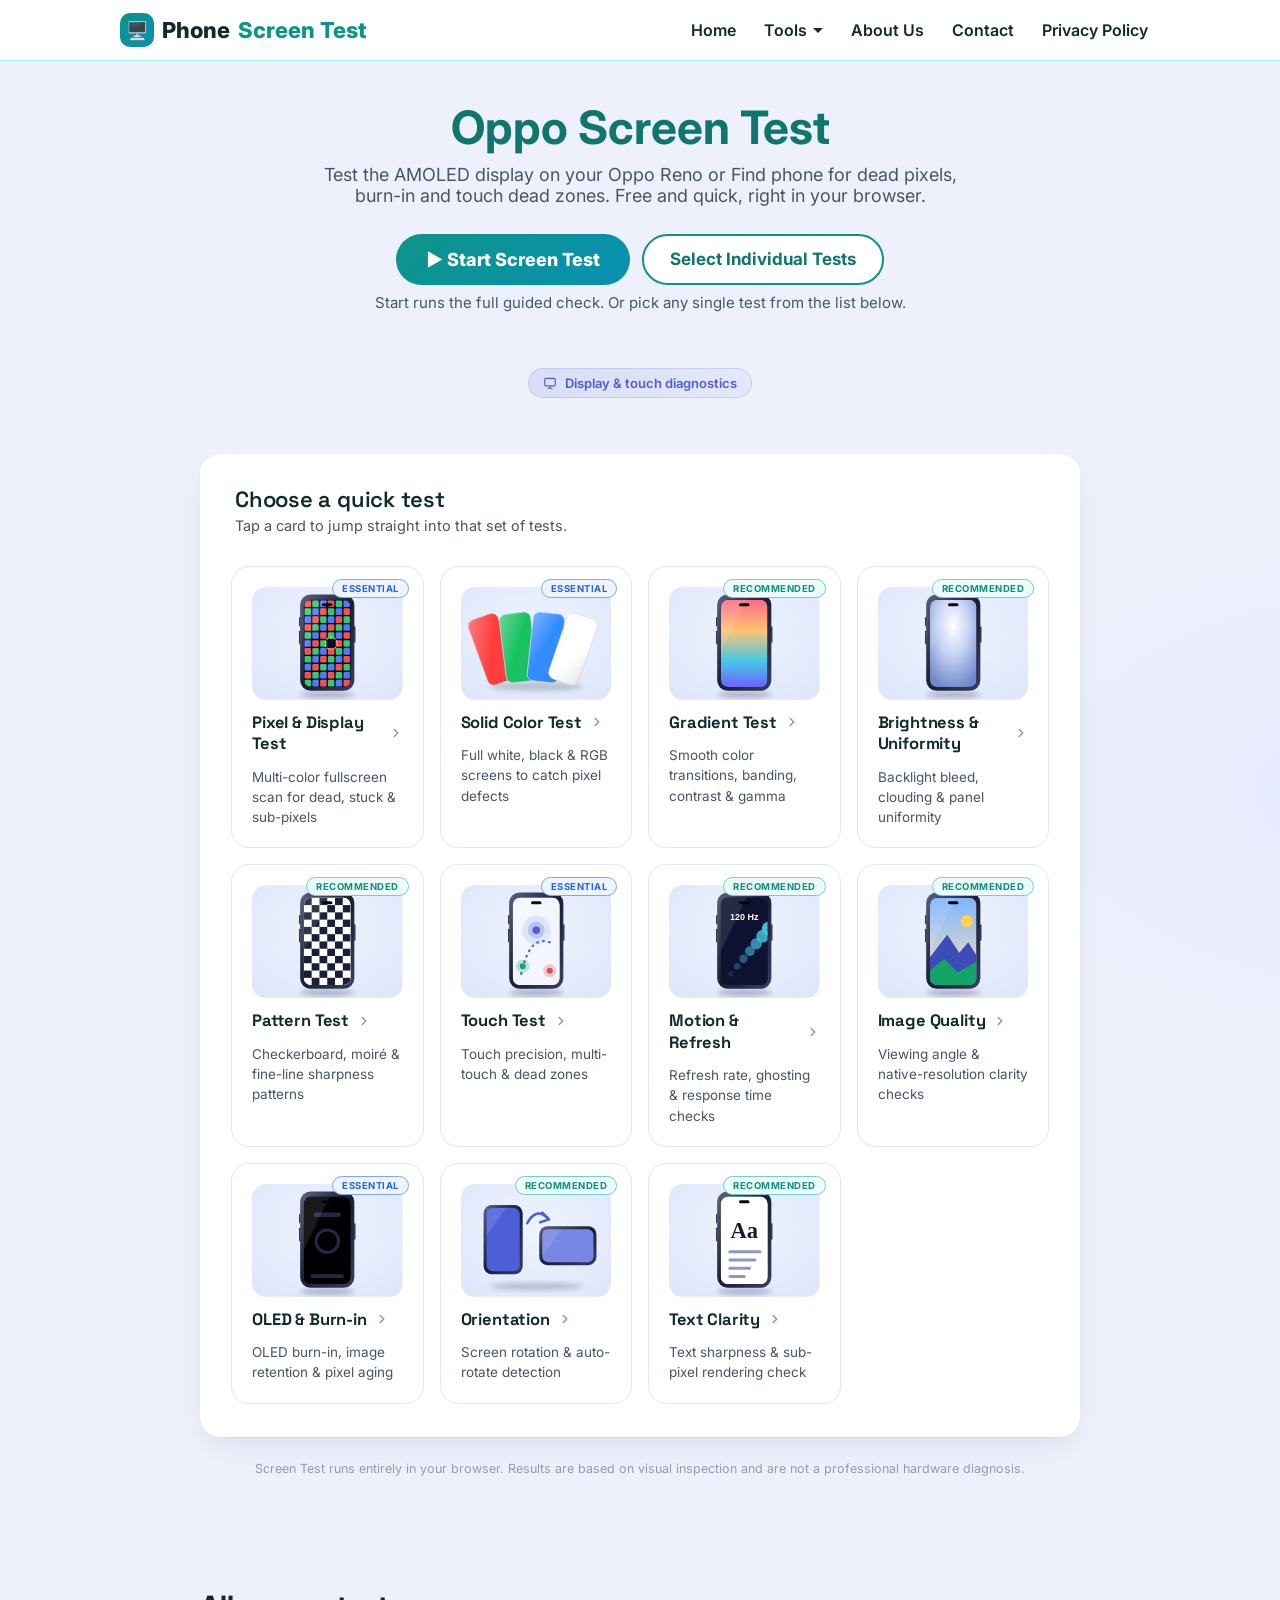
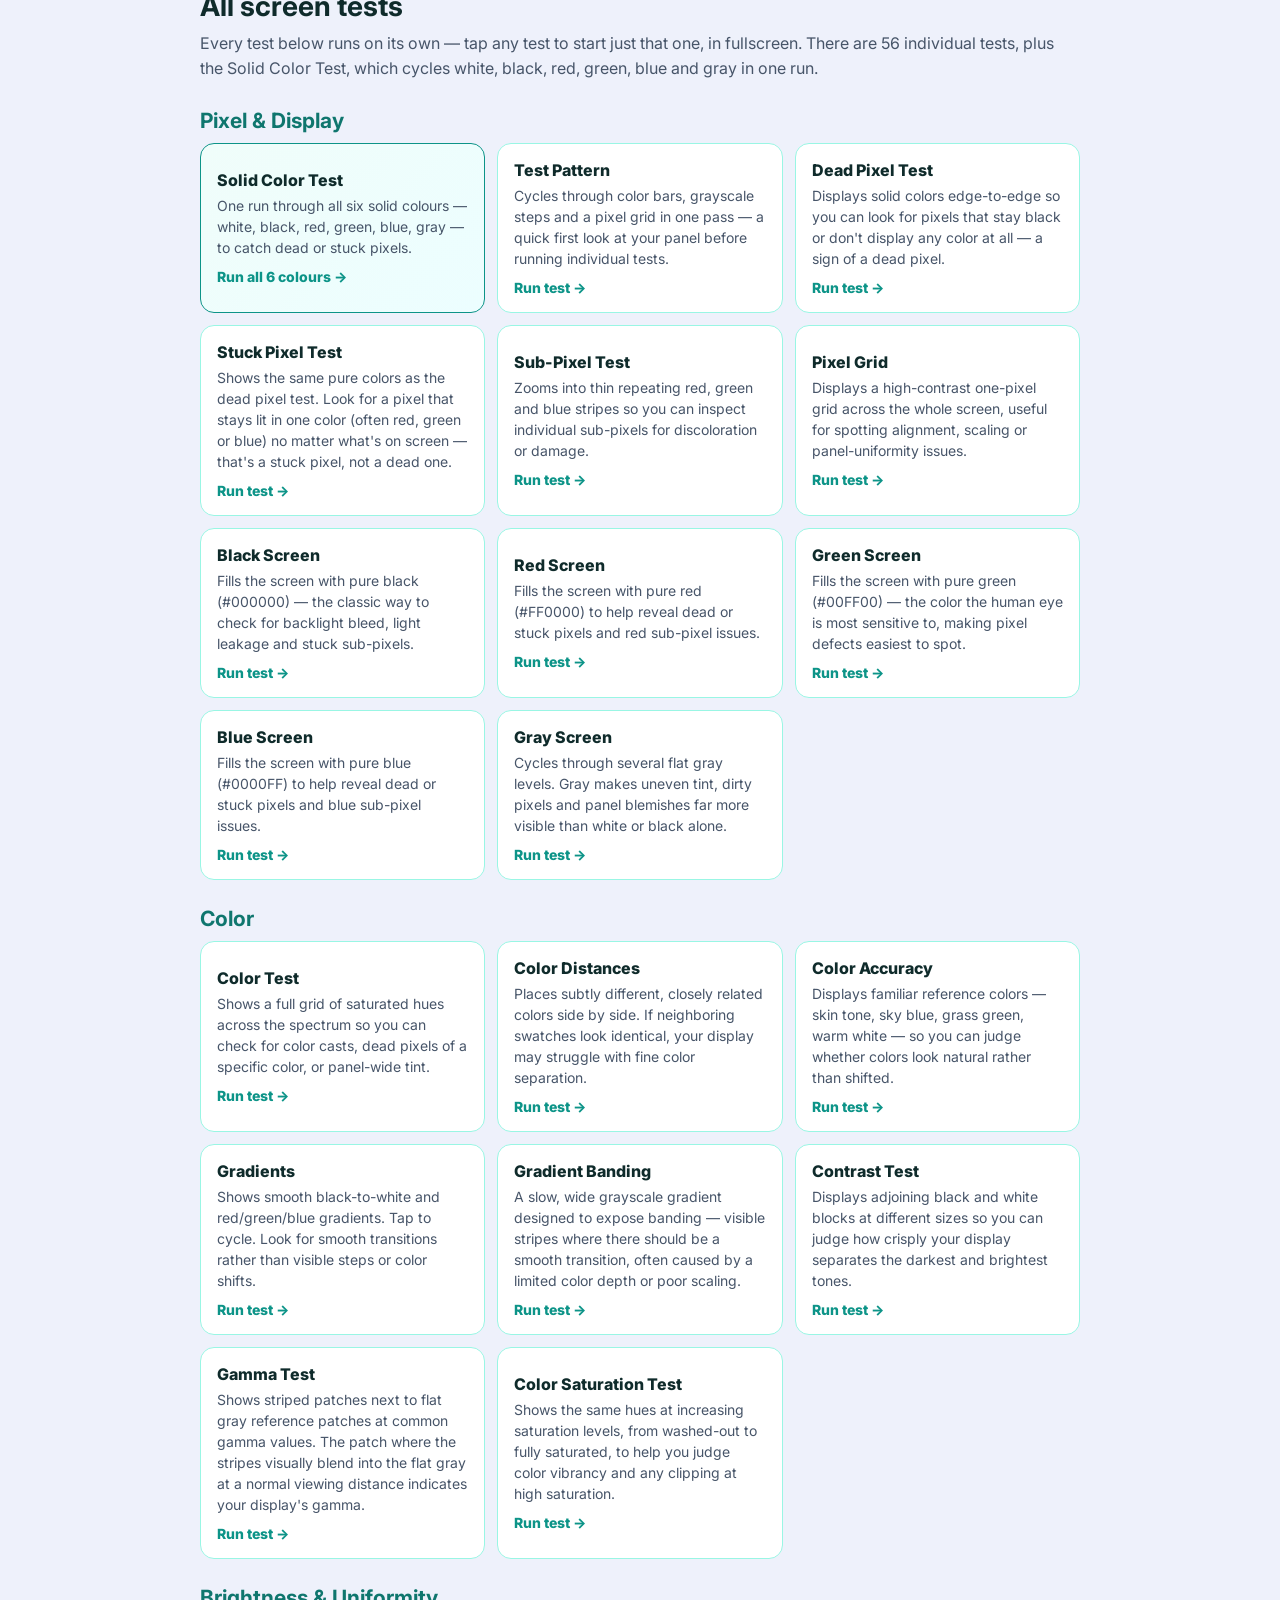
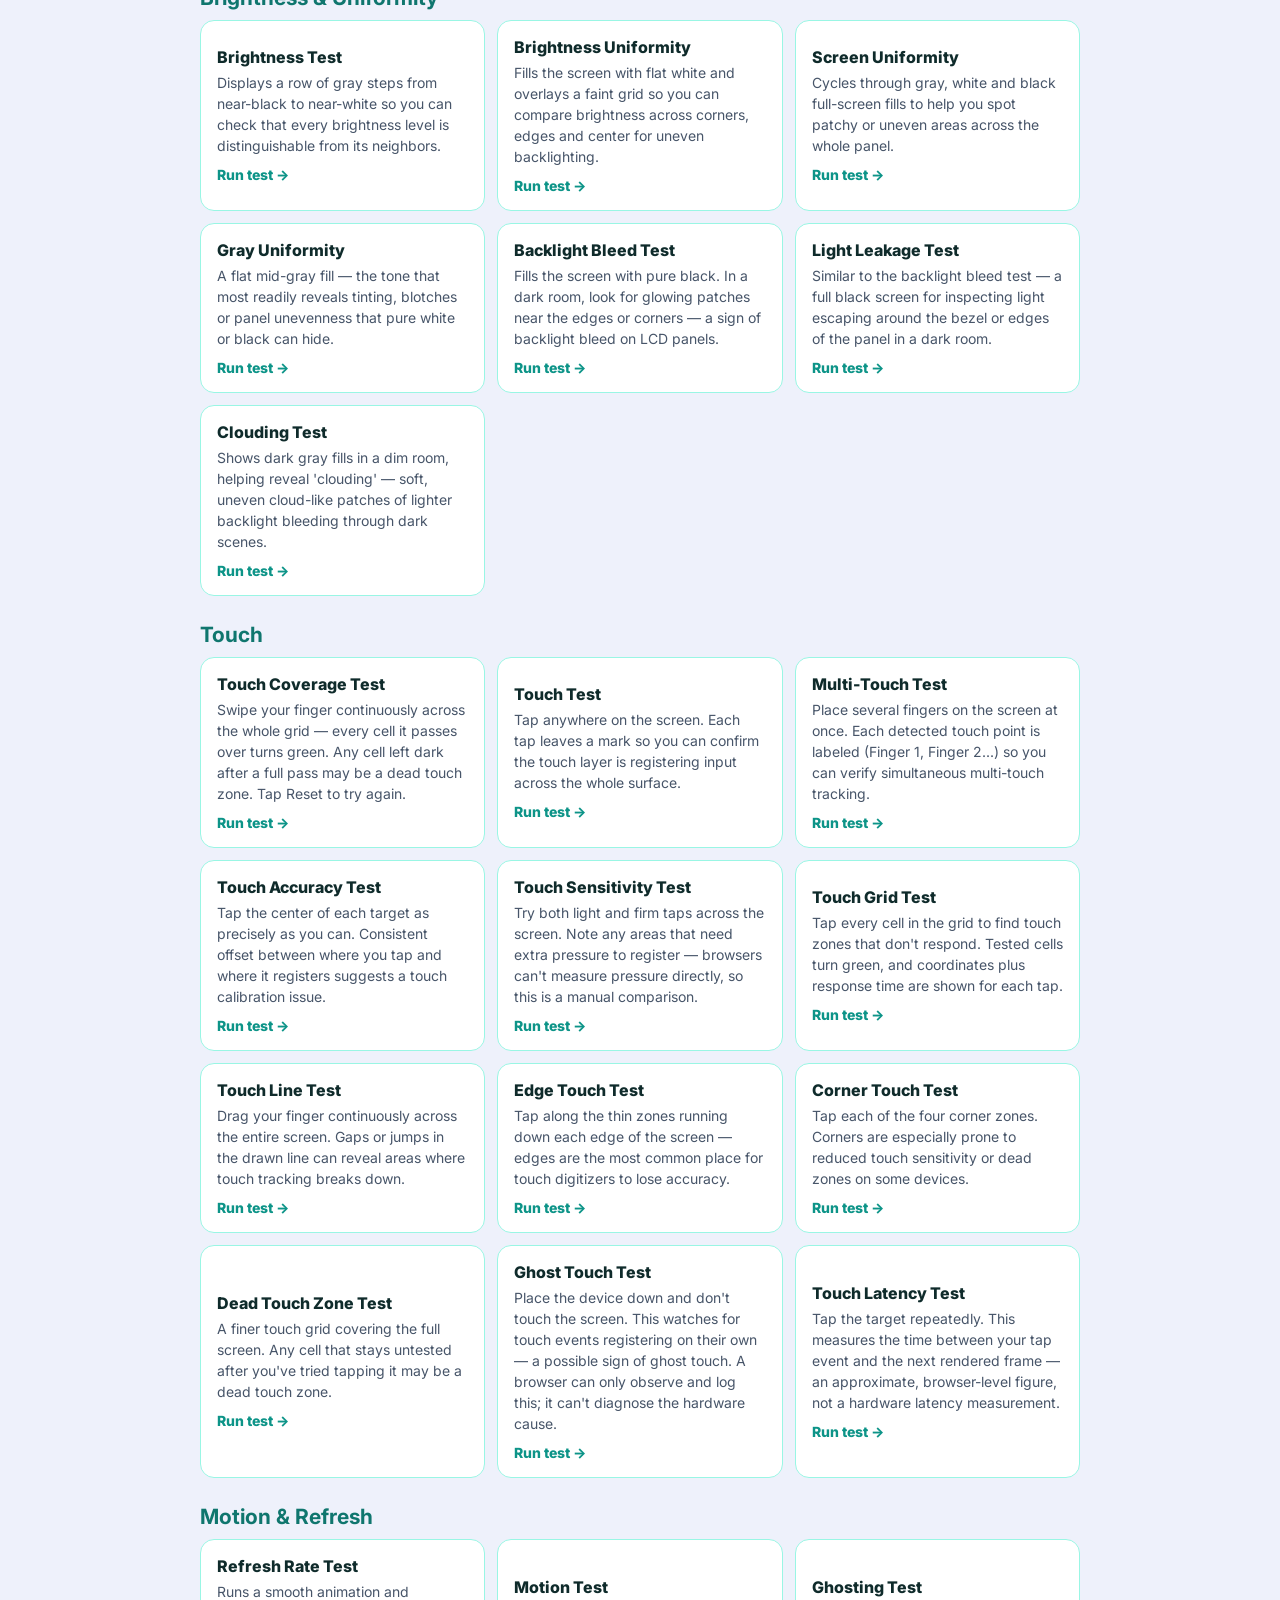
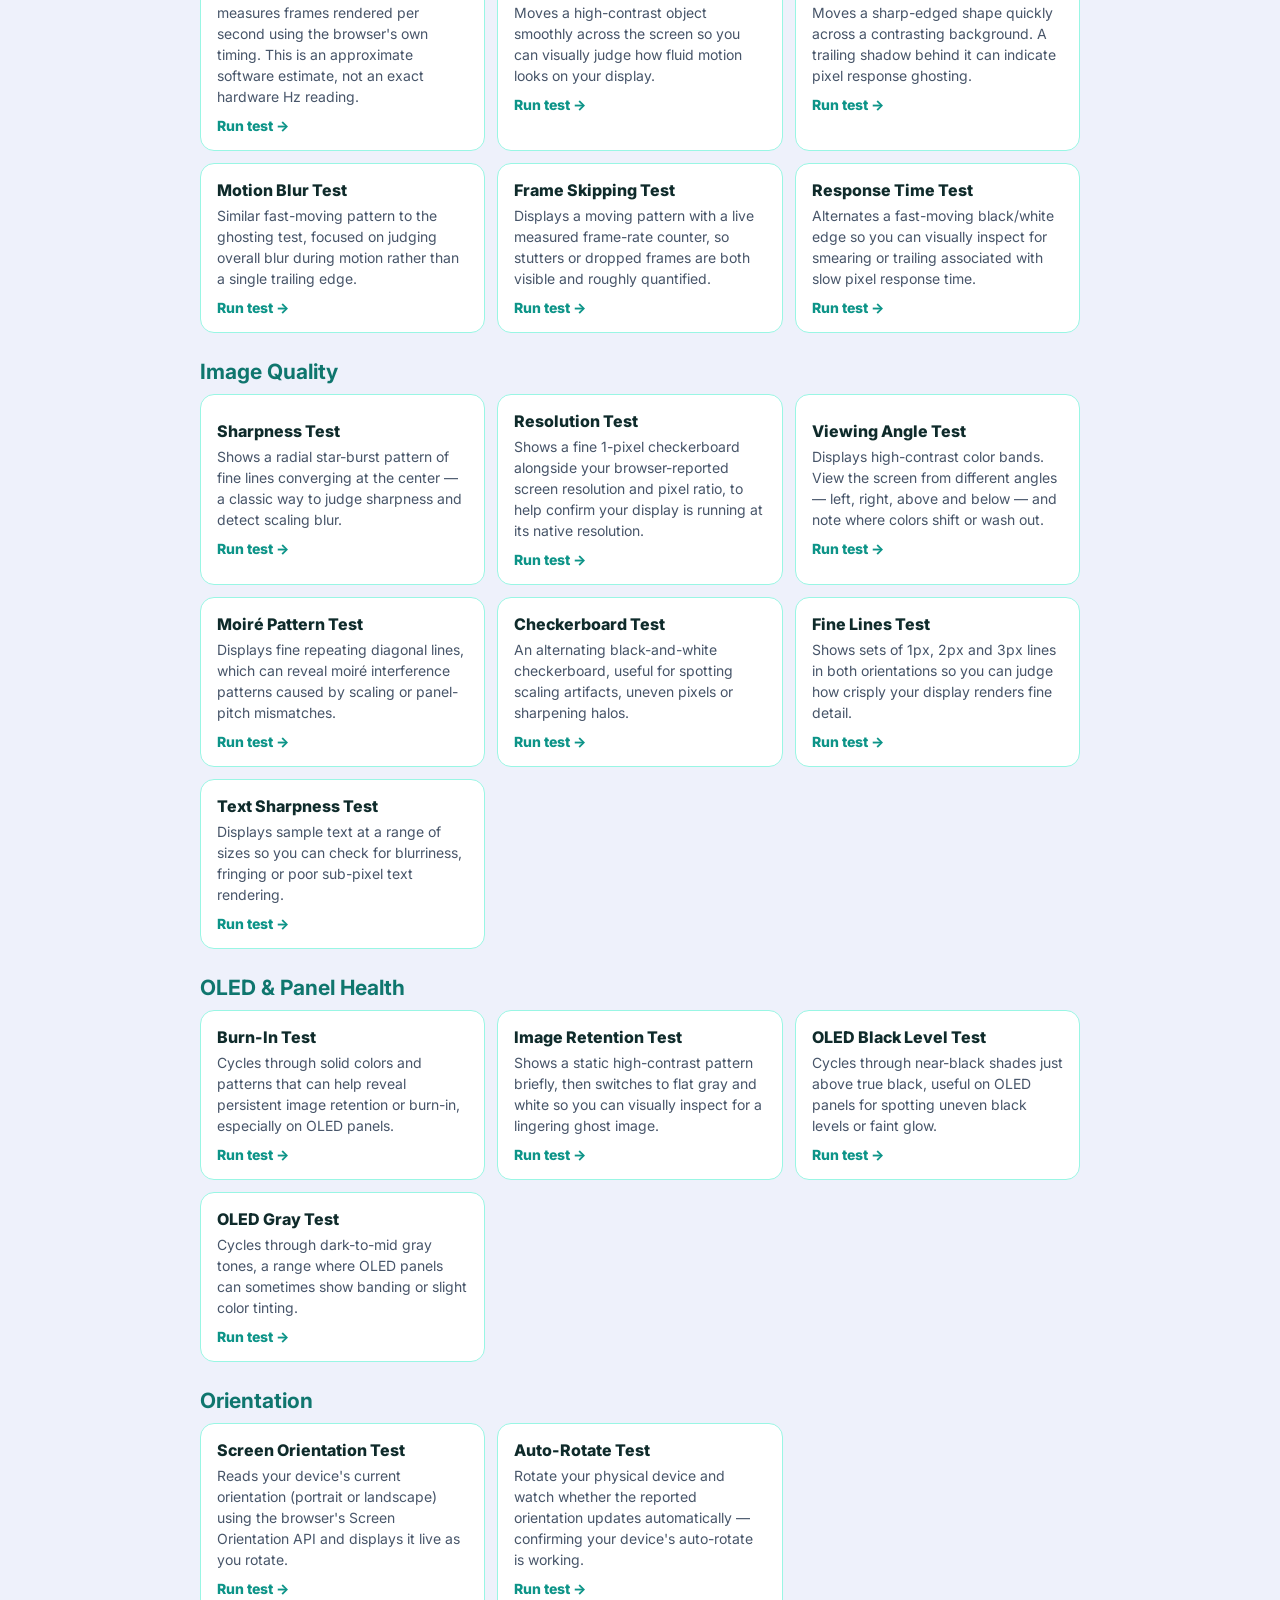
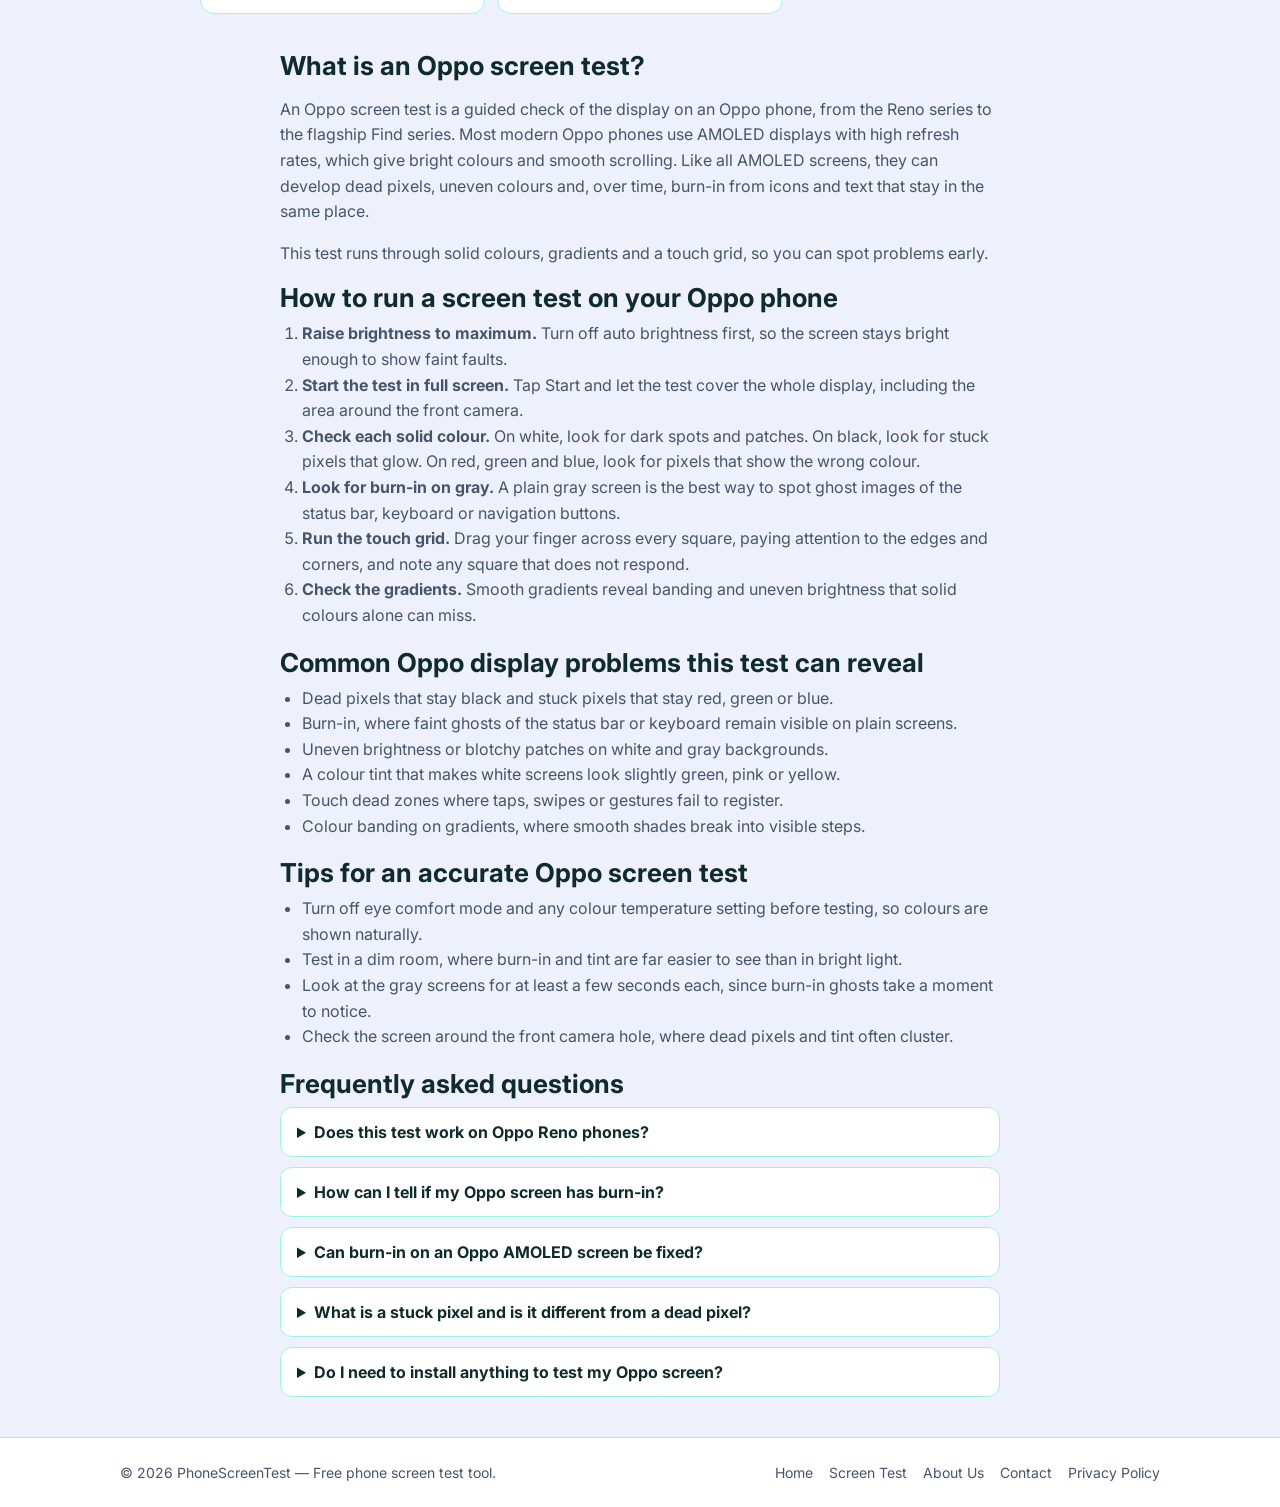
<file: oppo-screen-test.html>
<!DOCTYPE html>
<html lang="en">
<head>
<meta charset="UTF-8">
<meta name="viewport" content="width=device-width, initial-scale=1.0">
<title>Oppo Screen Test - Dead Pixels, Colors &amp; Touch (Free)</title>
<meta name="description" content="Run a free Oppo screen test on your Reno or Find phone. Check the AMOLED display for dead pixels, burn-in, colour faults and touch dead zones in your browser.">
<meta name="google-site-verification" content="_-BRUVU3ety-sxMiKPLYXIAc3S__Jb0sioMftiq5Fuo" />
<!-- Google tag (gtag.js) -->
<script async src="https://www.googletagmanager.com/gtag/js?id=G-2ZN1ZHYV9C"></script>
<script>
  window.dataLayer = window.dataLayer || [];
  function gtag(){dataLayer.push(arguments);}
  gtag('js', new Date());
  gtag('config', 'G-2ZN1ZHYV9C');
</script>
<meta name="keywords" content="oppo screen test, oppo display test, oppo reno screen test, oppo find screen test, oppo dead pixel test, oppo touch test, oppo burn in test">
<link rel="canonical" href="https://phonescreentest.github.io/oppo-screen-test.html">
<meta property="og:title" content="Oppo Screen Test - Dead Pixels, Colors &amp; Touch (Free)">
<meta property="og:description" content="Run a free Oppo screen test on your Reno or Find phone. Check the AMOLED display for dead pixels, burn-in, colour faults and touch dead zones in your browser.">
<meta property="og:type" content="website">
<meta property="og:url" content="https://phonescreentest.github.io/oppo-screen-test.html">
<link rel="stylesheet" href="https://fonts.googleapis.com/css2?family=Space+Grotesk:wght@500;600;700&family=Inter:wght@400;500;600;700&display=swap">
<link rel="stylesheet" href="screen-test-assets/style.css">
<link rel="icon" href="data:image/svg+xml,<svg xmlns='http://www.w3.org/2000/svg' viewBox='0 0 100 100'><text y='.9em' font-size='90'>🖥️</text></svg>">
<style>
:root{--bg:#f0fdfa;--panel:#fff;--panel2:#ccfbf1;--line:#99f6e4;--text:#0f2b2b;--muted:#475569;--accent:#0d9488;--accent2:#0891b2;--accent-dark:#0f766e}
*{box-sizing:border-box}
html{scroll-behavior:smooth}
a{color:var(--accent);text-decoration:none}
a:hover{text-decoration:underline}
.wrap{max-width:1080px;margin:0 auto;padding:0 20px}
header.site{background:#fff;border-bottom:1px solid var(--line);position:sticky;top:0;z-index:10}
header.site .wrap{display:flex;align-items:center;justify-content:space-between;min-height:60px}
.logo{font-size:22px;font-weight:800;color:var(--text);display:flex;align-items:center;gap:8px}
.logo:hover{text-decoration:none}
.logo .mark{width:34px;height:34px;border-radius:10px;background:linear-gradient(135deg,var(--accent),var(--accent2));color:#fff;display:inline-flex;align-items:center;justify-content:center;font-size:18px}
.logo b{color:var(--accent);font-weight:800}
nav.main{display:flex;gap:4px;flex-wrap:wrap}
nav.main a{color:var(--text);font-weight:600;padding:8px 12px;border-radius:8px}
nav.main a:hover,nav.main a.active{background:var(--panel2);color:var(--accent-dark);text-decoration:none}
.menu-btn{display:none}
.nav-drop{position:relative}
.nav-drop-btn{font-family:inherit;font-size:16px;font-weight:600;color:var(--text);background:none;border:0;padding:8px 12px;border-radius:8px;cursor:pointer;display:inline-flex;align-items:center;gap:6px}
.nav-drop-btn:hover,.nav-drop-btn.active{background:var(--panel2);color:var(--accent-dark)}
.nav-drop-btn .caret{width:0;height:0;border-left:5px solid transparent;border-right:5px solid transparent;border-top:5px solid currentColor;transition:transform .2s}
.nav-drop.open .nav-drop-btn .caret{transform:rotate(180deg)}
.nav-drop-menu{display:none;position:absolute;top:calc(100% + 6px);left:0;min-width:230px;background:#fff;border:1px solid var(--line);border-radius:12px;box-shadow:0 12px 30px rgba(13,148,136,.15);padding:6px;z-index:20}
.nav-drop.open .nav-drop-menu{display:block}
.nav-drop-menu a{display:block;padding:10px 12px;border-radius:8px;color:var(--text);font-weight:600}
.nav-drop-menu a:hover,.nav-drop-menu a.active{background:var(--panel2);color:var(--accent-dark);text-decoration:none}
.page-hero{text-align:center;padding:40px 20px 6px}
.page-hero h1{font-size:46px;line-height:1.15;margin:0 0 10px;color:var(--accent-dark)}
.page-hero p.lede{font-size:18px;color:var(--muted);max-width:660px;margin:0 auto 22px}
footer.site{border-top:1px solid var(--line);background:#fff;padding:26px 0;margin-top:20px}
footer.site .wrap{display:flex;justify-content:space-between;gap:16px;flex-wrap:wrap;color:var(--muted);font-size:14px}
footer.site nav{display:flex;gap:16px;flex-wrap:wrap}
footer.site nav a{color:var(--muted)}
/* Top actions: Start Screen Test + Select Individual Tests (own classes, no clash with plugin .btn) */
.pst-top-actions{display:flex;gap:12px;justify-content:center;flex-wrap:wrap;margin:0 auto 8px}
.pst-start{border:0;cursor:pointer;padding:15px 30px;border-radius:999px;font-size:18px;font-weight:800;color:#fff;background:linear-gradient(135deg,var(--accent),var(--accent2));font-family:inherit}
.pst-start:hover{opacity:.92}
.pst-select{border:2px solid var(--accent);background:#fff;color:var(--accent-dark);cursor:pointer;padding:13px 26px;border-radius:999px;font-size:17px;font-weight:700;font-family:inherit}
.pst-select:hover{background:var(--panel2)}
.pst-top-note{text-align:center;color:var(--muted);font-size:15px;margin:6px 0 0}
/* All-tests list below the tool (own .pst- classes; plugin .card/.btn untouched) */
.pst-all{max-width:920px;margin:0 auto;padding:30px 20px 10px}
.pst-all h2{font-size:28px;margin:0 0 8px;color:var(--text)}
.pst-all-intro{color:var(--muted);font-size:16px;line-height:1.6;margin:0 0 10px}
.pst-all h3{font-size:21px;margin:26px 0 10px;color:var(--accent-dark)}
.pst-test-grid{display:grid;grid-template-columns:repeat(auto-fill,minmax(260px,1fr));gap:12px}
.pst-test-btn{display:block;width:100%;text-align:left;background:#fff;border:1px solid var(--line);border-radius:14px;padding:16px;cursor:pointer;font-family:inherit}
.pst-test-btn:hover{border-color:var(--accent);box-shadow:0 6px 18px rgba(13,148,136,.14)}
.pst-test-name{display:block;font-size:16px;font-weight:800;color:var(--text)}
.pst-test-desc{display:block;font-size:14px;line-height:1.5;color:var(--muted);margin:5px 0 10px}
.pst-test-run{display:inline-block;font-size:14px;font-weight:800;color:var(--accent)}
.pst-test-group{background:linear-gradient(135deg,#f0fdfa,#ecfeff);border-color:var(--accent)}
/* SEO content under the tool (own classes, no clash with the tool stylesheet) */
.st-info{max-width:760px;margin:0 auto;padding:26px 20px 10px}
.st-info h2{font-size:26px;margin:0 0 8px;color:#0f2b2b}
.st-info p,.st-info li{color:#475569;font-size:16px;line-height:1.6}
.st-info ul,.st-info ol{margin:8px 0 18px;padding-left:22px}
.st-info details{background:#fff;border:1px solid var(--line);border-radius:12px;padding:14px 16px;margin-bottom:10px}
.st-info summary{font-weight:700;cursor:pointer;font-size:16px;color:#0f2b2b}
.st-info details p{margin:8px 0 0}
@media (max-width:820px){
  .page-hero h1{font-size:34px}
  .nav-drop{width:100%}
  .nav-drop-btn{width:100%;justify-content:space-between}
  .nav-drop-menu{position:static;box-shadow:none;border:0;border-radius:0;background:transparent;padding:2px 0 2px 14px;min-width:0}
  .nav-drop-menu a{padding:10px 12px}
  header.site .wrap{position:relative}
  .menu-btn{display:flex;flex-direction:column;justify-content:center;gap:5px;width:40px;height:40px;padding:9px;background:none;border:0;cursor:pointer}
  .menu-btn span{display:block;height:3px;background:var(--text);border-radius:2px;transition:transform .2s,opacity .2s}
  .menu-btn.open span:nth-child(1){transform:translateY(8px) rotate(45deg)}
  .menu-btn.open span:nth-child(2){opacity:0}
  .menu-btn.open span:nth-child(3){transform:translateY(-8px) rotate(-45deg)}
  nav.main{display:none}
  nav.main.open{display:flex;flex-direction:column;position:absolute;top:100%;left:0;right:0;background:#fff;border-bottom:1px solid var(--line);padding:10px 20px 14px;gap:2px}
  nav.main.open a{padding:10px 12px}
}
</style>
</head>
<body>
<header class="site">
  <div class="wrap">
    <a class="logo" href="https://phonescreentest.github.io/"><span class="mark">🖥️</span>Phone<b> Screen Test</b></a>
    <button type="button" class="menu-btn" id="menuBtn" aria-label="Menu" aria-expanded="false"><span></span><span></span><span></span></button>
    <nav class="main">
      <a href="https://phonescreentest.github.io/">Home</a>
      <div class="nav-drop">
        <button type="button" class="nav-drop-btn" aria-expanded="false" aria-haspopup="true">Tools <span class="caret" aria-hidden="true"></span></button>
        <div class="nav-drop-menu">
          <a href="https://phonescreentest.github.io/">Screen Test</a>
        </div>
      </div>
      <a href="about.html">About Us</a>
      <a href="contact.html">Contact</a>
      <a href="privacy-policy.html">Privacy Policy</a>
    </nav>
  </div>
</header>
<main class="wrap">
  <div class="page-hero">
    <h1>Oppo Screen Test</h1>
    <p class="lede">Test the AMOLED display on your Oppo Reno or Find phone for dead pixels, burn-in and touch dead zones. Free and quick, right in your browser.</p>
  </div>

  <div class="pst-top-actions">
    <button type="button" class="pst-start" data-stt-start>&#9654; Start Screen Test</button>
    <button type="button" class="pst-select" id="pstSelectBtn">Select Individual Tests</button>
  </div>
  <p class="pst-top-note">Start runs the full guided check. Or pick any single test from the list below.</p>

<div class="screen-test-tool-wrapper">
<div id="screen-test-app" style="visibility:hidden">

  <!-- ============ CATEGORY QUICK-START SCREEN ============ -->
  <div id="category-screen">
    <div class="page-wrap">
      <header class="hero">
        <span class="eyebrow">
          <svg width="14" height="14" style="width:14px;height:14px" viewBox="0 0 24 24" fill="none" stroke="currentColor" stroke-width="2"><rect x="3" y="4" width="18" height="13" rx="2"/><path d="M8 21h8M12 17v4"/></svg>
          Display &amp; touch diagnostics
        </span>
      </header>

      <div class="card" id="screen-test-cards">
        <div class="card-header">
          <h2>Choose a quick test</h2>
          <p>Tap a card to jump straight into that set of tests.</p>
        </div>
        <div class="category-grid" id="category-grid"></div>
      </div>

      <div class="individual-tests-link-wrap" style="text-align:center;margin-top:20px;">
        <button class="link-btn" id="show-individual-tests-link">Or choose individual tests →</button>
      </div>

      <footer class="tiny-note">Screen Test runs entirely in your browser. Results are based on visual inspection and are not a professional hardware diagnosis.</footer>
    </div>
  </div>

  <!-- ============ SELECTION SCREEN (advanced / individual tests) ============ -->
  <div id="selection-screen" class="hidden">
    <div class="page-wrap">
      <div style="margin-bottom:10px;">
        <button class="link-btn" id="back-to-quickstart-link">← Back to quick start</button>
      </div>
      <header class="hero">
        <span class="eyebrow">
          <svg width="14" height="14" style="width:14px;height:14px" viewBox="0 0 24 24" fill="none" stroke="currentColor" stroke-width="2"><rect x="3" y="4" width="18" height="13" rx="2"/><path d="M8 21h8M12 17v4"/></svg>
          Display &amp; touch diagnostics
        </span>
      </header>

      <div class="card">
        <div class="card-header">
          <h2>Choose the test(s) you would like to perform</h2>
          <p>Tap a test to select it, or the info icon to see what it checks.</p>
        </div>
        <div class="categories" id="categories-container"></div>

        <div class="control-bar">
          <div class="bulk-actions">
            <button class="link-btn" id="select-all-btn">Select all</button>
            <button class="link-btn" id="select-none-btn">Select none</button>
            <span class="count-pill" id="count-pill"><b>0</b> tests selected</span>
          </div>
          <div class="action-btns">
            <button class="btn btn-ghost" id="setup-guide-btn">View setup guide</button>
            <button class="btn btn-primary" id="start-test-btn" disabled>Start test</button>
          </div>
        </div>
      </div>

      <footer class="tiny-note">Screen Test runs entirely in your browser. Results are based on visual inspection and are not a professional hardware diagnosis.</footer>
    </div>
  </div>

  <!-- ============ TEST RUNNER ============ -->
  <div id="test-runner" class="hidden">
    <div id="runner-topbar">
      <span class="topbar-chip" id="progress-chip">Test 1 of 1<span class="test-title" id="runner-test-name"></span></span>
    </div>
    <div id="test-stage" role="region" aria-label="Test display area"></div>
    <button id="stt-v102-runner-controls-toggle" type="button" aria-label="Hide test navigation" aria-expanded="true" title="Hide test navigation">
      <svg class="stt-v102-toggle-arrow stt-v102-toggle-arrow-down" viewBox="0 0 24 24" fill="none" stroke="currentColor" stroke-width="2.4" stroke-linecap="round" stroke-linejoin="round"><path d="M6 9l6 6 6-6"/></svg>
      <svg class="stt-v102-toggle-arrow stt-v102-toggle-arrow-up" viewBox="0 0 24 24" fill="none" stroke="currentColor" stroke-width="2.4" stroke-linecap="round" stroke-linejoin="round"><path d="M6 15l6-6 6 6"/></svg>
    </button>
    <div id="runner-bottombar">
      <button class="rbtn" id="btn-prev" aria-label="Previous test">
        <svg viewBox="0 0 24 24" fill="none" stroke="currentColor" stroke-width="2.2" stroke-linecap="round" stroke-linejoin="round"><path d="M15 18l-6-6 6-6"/></svg>
        Previous
      </button>
      <button class="rbtn bad" id="btn-problem">
        <svg viewBox="0 0 24 24" fill="none" stroke="currentColor" stroke-width="2.2" stroke-linecap="round" stroke-linejoin="round"><path d="M12 9v4M12 17h.01M10.3 3.9L1.8 18a2 2 0 001.7 3h17a2 2 0 001.7-3L13.7 3.9a2 2 0 00-3.4 0z"/></svg>
        Problem found
      </button>
      <button class="rbtn good" id="btn-good">
        <svg viewBox="0 0 24 24" fill="none" stroke="currentColor" stroke-width="2.2" stroke-linecap="round" stroke-linejoin="round"><path d="M20 6L9 17l-5-5"/></svg>
        Looks good
      </button>
      <button class="rbtn" id="btn-skip">Skip</button>
      <button class="rbtn" id="btn-next" aria-label="Next test">
        Next
        <svg viewBox="0 0 24 24" fill="none" stroke="currentColor" stroke-width="2.2" stroke-linecap="round" stroke-linejoin="round"><path d="M9 18l6-6-6-6"/></svg>
      </button>
    </div>

    <!-- Inside the fullscreen element so the confirmation remains visible. -->
    <div class="modal-overlay hidden" id="exit-modal-overlay">
      <div class="modal" style="max-width:380px;" role="dialog" aria-modal="true" aria-labelledby="exit-modal-title">
        <h3 id="exit-modal-title">Exit this test?</h3>
        <p>Your progress on remaining tests will be lost. Completed results so far won't be saved.</p>
        <div class="modal-actions">
          <button class="btn" id="exit-cancel-btn">Keep testing</button>
          <button class="btn btn-danger" id="exit-confirm-btn">Exit</button>
        </div>
      </div>
    </div>
  </div>

  <!-- ============ RESULTS SCREEN ============ -->
  <div id="results-screen" class="hidden">
    <div class="page-wrap">
      <header class="hero">
        <span class="eyebrow">
          <svg width="14" height="14" style="width:14px;height:14px" viewBox="0 0 24 24" fill="none" stroke="currentColor" stroke-width="2"><path d="M20 6L9 17l-5-5"/></svg>
          Screen test complete
        </span>
        <h2 style="font-size:clamp(30px,5vw,42px);">Your results</h2>
        <p>Here's how your display performed across the tests you ran.</p>
      </header>
      <div class="card">
        <div class="results-summary" id="results-summary"></div>
        <div class="result-list" id="results-list"></div>
        <div class="control-bar" style="justify-content:center;">
          <div class="action-btns">
            <button class="btn" id="test-again-btn">Test again</button>
            <button class="btn" id="run-failed-btn">Run failed tests</button>
            <button class="btn btn-primary" id="new-test-btn">Start new test</button>
            <button class="btn stt-results-close" id="results-close-btn">Close</button>
          </div>
        </div>
      </div>
      <footer class="tiny-note">Your results are based on the tests you performed and are not a professional hardware diagnosis.</footer>
    </div>
  </div>

  <!-- Info modal -->
  <div class="modal-overlay hidden" id="info-modal-overlay">
    <div class="modal" role="dialog" aria-modal="true" aria-labelledby="info-modal-title">
      <span class="cat-tag" id="info-modal-cat"></span>
      <h3 id="info-modal-title"></h3>
      <p id="info-modal-desc"></p>
      <div class="modal-actions">
        <button class="btn" id="info-modal-close">Close</button>
        <button class="btn btn-primary" id="info-modal-select">Select this test</button>
      </div>
    </div>
  </div>

  <!-- Setup guide modal -->
  <div class="modal-overlay hidden" id="guide-modal-overlay">
    <div class="modal" style="max-width:480px;" role="dialog" aria-modal="true" aria-labelledby="guide-modal-title">
      <h3 id="guide-modal-title">Before you start</h3>
      <ol class="guide-list">
        <li><span class="num">1</span> Clean your screen so smudges aren't mistaken for dead pixels or clouding.</li>
        <li><span class="num">2</span> Dim the room for backlight bleed, light leakage, and black-level tests — these show up best in the dark.</li>
        <li><span class="num">3</span> Use normal room lighting for color, brightness, and uniformity tests.</li>
        <li><span class="num">4</span> For touch tests, use a finger or stylus and try to cover the entire screen, including edges and corners.</li>
        <li><span class="num">5</span> Fullscreen mode gives the most accurate results — allow it if your browser prompts you.</li>
        <li><span class="num">6</span> Motion and refresh-rate readings are approximate, browser-measured estimates — not exact hardware specs.</li>
      </ol>
      <div class="modal-actions">
        <button class="btn btn-primary" id="guide-modal-close">Got it</button>
      </div>
    </div>
  </div>

</div>
  </div>

<section class="pst-all" id="all-tests">
<h2>All screen tests</h2>
<p class="pst-all-intro">Every test below runs on its own — tap any test to start just that one, in fullscreen. There are 56 individual tests, plus the Solid Color Test, which cycles white, black, red, green, blue and gray in one run.</p>
<h3>Pixel &amp; Display</h3>
<div class="pst-test-grid">
<button type="button" class="pst-test-btn pst-test-group" data-group-label="Solid Color Test"><span class="pst-test-name">Solid Color Test</span><span class="pst-test-desc">One run through all six solid colours — white, black, red, green, blue, gray — to catch dead or stuck pixels.</span><span class="pst-test-run">Run all 6 colours →</span></button>
<button type="button" class="pst-test-btn" data-test-id="test-pattern"><span class="pst-test-name">Test Pattern</span><span class="pst-test-desc">Cycles through color bars, grayscale steps and a pixel grid in one pass — a quick first look at your panel before running individual tests.</span><span class="pst-test-run">Run test →</span></button>
<button type="button" class="pst-test-btn" data-test-id="dead-pixel"><span class="pst-test-name">Dead Pixel Test</span><span class="pst-test-desc">Displays solid colors edge-to-edge so you can look for pixels that stay black or don&#x27;t display any color at all — a sign of a dead pixel.</span><span class="pst-test-run">Run test →</span></button>
<button type="button" class="pst-test-btn" data-test-id="stuck-pixel"><span class="pst-test-name">Stuck Pixel Test</span><span class="pst-test-desc">Shows the same pure colors as the dead pixel test. Look for a pixel that stays lit in one color (often red, green or blue) no matter what&#x27;s on screen — that&#x27;s a stuck pixel, not a dead one.</span><span class="pst-test-run">Run test →</span></button>
<button type="button" class="pst-test-btn" data-test-id="sub-pixel"><span class="pst-test-name">Sub-Pixel Test</span><span class="pst-test-desc">Zooms into thin repeating red, green and blue stripes so you can inspect individual sub-pixels for discoloration or damage.</span><span class="pst-test-run">Run test →</span></button>
<button type="button" class="pst-test-btn" data-test-id="pixel-grid"><span class="pst-test-name">Pixel Grid</span><span class="pst-test-desc">Displays a high-contrast one-pixel grid across the whole screen, useful for spotting alignment, scaling or panel-uniformity issues.</span><span class="pst-test-run">Run test →</span></button>
<button type="button" class="pst-test-btn" data-test-id="black-screen"><span class="pst-test-name">Black Screen</span><span class="pst-test-desc">Fills the screen with pure black (#000000) — the classic way to check for backlight bleed, light leakage and stuck sub-pixels.</span><span class="pst-test-run">Run test →</span></button>
<button type="button" class="pst-test-btn" data-test-id="red-screen"><span class="pst-test-name">Red Screen</span><span class="pst-test-desc">Fills the screen with pure red (#FF0000) to help reveal dead or stuck pixels and red sub-pixel issues.</span><span class="pst-test-run">Run test →</span></button>
<button type="button" class="pst-test-btn" data-test-id="green-screen"><span class="pst-test-name">Green Screen</span><span class="pst-test-desc">Fills the screen with pure green (#00FF00) — the color the human eye is most sensitive to, making pixel defects easiest to spot.</span><span class="pst-test-run">Run test →</span></button>
<button type="button" class="pst-test-btn" data-test-id="blue-screen"><span class="pst-test-name">Blue Screen</span><span class="pst-test-desc">Fills the screen with pure blue (#0000FF) to help reveal dead or stuck pixels and blue sub-pixel issues.</span><span class="pst-test-run">Run test →</span></button>
<button type="button" class="pst-test-btn" data-test-id="gray-screen"><span class="pst-test-name">Gray Screen</span><span class="pst-test-desc">Cycles through several flat gray levels. Gray makes uneven tint, dirty pixels and panel blemishes far more visible than white or black alone.</span><span class="pst-test-run">Run test →</span></button>
</div>
<h3>Color</h3>
<div class="pst-test-grid">
<button type="button" class="pst-test-btn" data-test-id="color-test"><span class="pst-test-name">Color Test</span><span class="pst-test-desc">Shows a full grid of saturated hues across the spectrum so you can check for color casts, dead pixels of a specific color, or panel-wide tint.</span><span class="pst-test-run">Run test →</span></button>
<button type="button" class="pst-test-btn" data-test-id="color-distances"><span class="pst-test-name">Color Distances</span><span class="pst-test-desc">Places subtly different, closely related colors side by side. If neighboring swatches look identical, your display may struggle with fine color separation.</span><span class="pst-test-run">Run test →</span></button>
<button type="button" class="pst-test-btn" data-test-id="color-accuracy"><span class="pst-test-name">Color Accuracy</span><span class="pst-test-desc">Displays familiar reference colors — skin tone, sky blue, grass green, warm white — so you can judge whether colors look natural rather than shifted.</span><span class="pst-test-run">Run test →</span></button>
<button type="button" class="pst-test-btn" data-test-id="gradients"><span class="pst-test-name">Gradients</span><span class="pst-test-desc">Shows smooth black-to-white and red/green/blue gradients. Tap to cycle. Look for smooth transitions rather than visible steps or color shifts.</span><span class="pst-test-run">Run test →</span></button>
<button type="button" class="pst-test-btn" data-test-id="gradient-banding"><span class="pst-test-name">Gradient Banding</span><span class="pst-test-desc">A slow, wide grayscale gradient designed to expose banding — visible stripes where there should be a smooth transition, often caused by a limited color depth or poor scaling.</span><span class="pst-test-run">Run test →</span></button>
<button type="button" class="pst-test-btn" data-test-id="contrast-test"><span class="pst-test-name">Contrast Test</span><span class="pst-test-desc">Displays adjoining black and white blocks at different sizes so you can judge how crisply your display separates the darkest and brightest tones.</span><span class="pst-test-run">Run test →</span></button>
<button type="button" class="pst-test-btn" data-test-id="gamma-test"><span class="pst-test-name">Gamma Test</span><span class="pst-test-desc">Shows striped patches next to flat gray reference patches at common gamma values. The patch where the stripes visually blend into the flat gray at a normal viewing distance indicates your display&#x27;s gamma.</span><span class="pst-test-run">Run test →</span></button>
<button type="button" class="pst-test-btn" data-test-id="color-saturation"><span class="pst-test-name">Color Saturation Test</span><span class="pst-test-desc">Shows the same hues at increasing saturation levels, from washed-out to fully saturated, to help you judge color vibrancy and any clipping at high saturation.</span><span class="pst-test-run">Run test →</span></button>
</div>
<h3>Brightness &amp; Uniformity</h3>
<div class="pst-test-grid">
<button type="button" class="pst-test-btn" data-test-id="brightness-test"><span class="pst-test-name">Brightness Test</span><span class="pst-test-desc">Displays a row of gray steps from near-black to near-white so you can check that every brightness level is distinguishable from its neighbors.</span><span class="pst-test-run">Run test →</span></button>
<button type="button" class="pst-test-btn" data-test-id="brightness-uniformity"><span class="pst-test-name">Brightness Uniformity</span><span class="pst-test-desc">Fills the screen with flat white and overlays a faint grid so you can compare brightness across corners, edges and center for uneven backlighting.</span><span class="pst-test-run">Run test →</span></button>
<button type="button" class="pst-test-btn" data-test-id="screen-uniformity"><span class="pst-test-name">Screen Uniformity</span><span class="pst-test-desc">Cycles through gray, white and black full-screen fills to help you spot patchy or uneven areas across the whole panel.</span><span class="pst-test-run">Run test →</span></button>
<button type="button" class="pst-test-btn" data-test-id="gray-uniformity"><span class="pst-test-name">Gray Uniformity</span><span class="pst-test-desc">A flat mid-gray fill — the tone that most readily reveals tinting, blotches or panel unevenness that pure white or black can hide.</span><span class="pst-test-run">Run test →</span></button>
<button type="button" class="pst-test-btn" data-test-id="backlight-bleed"><span class="pst-test-name">Backlight Bleed Test</span><span class="pst-test-desc">Fills the screen with pure black. In a dark room, look for glowing patches near the edges or corners — a sign of backlight bleed on LCD panels.</span><span class="pst-test-run">Run test →</span></button>
<button type="button" class="pst-test-btn" data-test-id="light-leakage"><span class="pst-test-name">Light Leakage Test</span><span class="pst-test-desc">Similar to the backlight bleed test — a full black screen for inspecting light escaping around the bezel or edges of the panel in a dark room.</span><span class="pst-test-run">Run test →</span></button>
<button type="button" class="pst-test-btn" data-test-id="clouding-test"><span class="pst-test-name">Clouding Test</span><span class="pst-test-desc">Shows dark gray fills in a dim room, helping reveal &#x27;clouding&#x27; — soft, uneven cloud-like patches of lighter backlight bleeding through dark scenes.</span><span class="pst-test-run">Run test →</span></button>
</div>
<h3>Touch</h3>
<div class="pst-test-grid">
<button type="button" class="pst-test-btn" data-test-id="touch-coverage"><span class="pst-test-name">Touch Coverage Test</span><span class="pst-test-desc">Swipe your finger continuously across the whole grid — every cell it passes over turns green. Any cell left dark after a full pass may be a dead touch zone. Tap Reset to try again.</span><span class="pst-test-run">Run test →</span></button>
<button type="button" class="pst-test-btn" data-test-id="touch-test"><span class="pst-test-name">Touch Test</span><span class="pst-test-desc">Tap anywhere on the screen. Each tap leaves a mark so you can confirm the touch layer is registering input across the whole surface.</span><span class="pst-test-run">Run test →</span></button>
<button type="button" class="pst-test-btn" data-test-id="multi-touch"><span class="pst-test-name">Multi-Touch Test</span><span class="pst-test-desc">Place several fingers on the screen at once. Each detected touch point is labeled (Finger 1, Finger 2...) so you can verify simultaneous multi-touch tracking.</span><span class="pst-test-run">Run test →</span></button>
<button type="button" class="pst-test-btn" data-test-id="touch-accuracy"><span class="pst-test-name">Touch Accuracy Test</span><span class="pst-test-desc">Tap the center of each target as precisely as you can. Consistent offset between where you tap and where it registers suggests a touch calibration issue.</span><span class="pst-test-run">Run test →</span></button>
<button type="button" class="pst-test-btn" data-test-id="touch-sensitivity"><span class="pst-test-name">Touch Sensitivity Test</span><span class="pst-test-desc">Try both light and firm taps across the screen. Note any areas that need extra pressure to register — browsers can&#x27;t measure pressure directly, so this is a manual comparison.</span><span class="pst-test-run">Run test →</span></button>
<button type="button" class="pst-test-btn" data-test-id="touch-grid"><span class="pst-test-name">Touch Grid Test</span><span class="pst-test-desc">Tap every cell in the grid to find touch zones that don&#x27;t respond. Tested cells turn green, and coordinates plus response time are shown for each tap.</span><span class="pst-test-run">Run test →</span></button>
<button type="button" class="pst-test-btn" data-test-id="touch-line"><span class="pst-test-name">Touch Line Test</span><span class="pst-test-desc">Drag your finger continuously across the entire screen. Gaps or jumps in the drawn line can reveal areas where touch tracking breaks down.</span><span class="pst-test-run">Run test →</span></button>
<button type="button" class="pst-test-btn" data-test-id="edge-touch"><span class="pst-test-name">Edge Touch Test</span><span class="pst-test-desc">Tap along the thin zones running down each edge of the screen — edges are the most common place for touch digitizers to lose accuracy.</span><span class="pst-test-run">Run test →</span></button>
<button type="button" class="pst-test-btn" data-test-id="corner-touch"><span class="pst-test-name">Corner Touch Test</span><span class="pst-test-desc">Tap each of the four corner zones. Corners are especially prone to reduced touch sensitivity or dead zones on some devices.</span><span class="pst-test-run">Run test →</span></button>
<button type="button" class="pst-test-btn" data-test-id="dead-touch-zone"><span class="pst-test-name">Dead Touch Zone Test</span><span class="pst-test-desc">A finer touch grid covering the full screen. Any cell that stays untested after you&#x27;ve tried tapping it may be a dead touch zone.</span><span class="pst-test-run">Run test →</span></button>
<button type="button" class="pst-test-btn" data-test-id="ghost-touch"><span class="pst-test-name">Ghost Touch Test</span><span class="pst-test-desc">Place the device down and don&#x27;t touch the screen. This watches for touch events registering on their own — a possible sign of ghost touch. A browser can only observe and log this; it can&#x27;t diagnose the hardware cause.</span><span class="pst-test-run">Run test →</span></button>
<button type="button" class="pst-test-btn" data-test-id="touch-latency"><span class="pst-test-name">Touch Latency Test</span><span class="pst-test-desc">Tap the target repeatedly. This measures the time between your tap event and the next rendered frame — an approximate, browser-level figure, not a hardware latency measurement.</span><span class="pst-test-run">Run test →</span></button>
</div>
<h3>Motion &amp; Refresh</h3>
<div class="pst-test-grid">
<button type="button" class="pst-test-btn" data-test-id="refresh-rate"><span class="pst-test-name">Refresh Rate Test</span><span class="pst-test-desc">Runs a smooth animation and measures frames rendered per second using the browser&#x27;s own timing. This is an approximate software estimate, not an exact hardware Hz reading.</span><span class="pst-test-run">Run test →</span></button>
<button type="button" class="pst-test-btn" data-test-id="motion-test"><span class="pst-test-name">Motion Test</span><span class="pst-test-desc">Moves a high-contrast object smoothly across the screen so you can visually judge how fluid motion looks on your display.</span><span class="pst-test-run">Run test →</span></button>
<button type="button" class="pst-test-btn" data-test-id="ghosting-test"><span class="pst-test-name">Ghosting Test</span><span class="pst-test-desc">Moves a sharp-edged shape quickly across a contrasting background. A trailing shadow behind it can indicate pixel response ghosting.</span><span class="pst-test-run">Run test →</span></button>
<button type="button" class="pst-test-btn" data-test-id="motion-blur"><span class="pst-test-name">Motion Blur Test</span><span class="pst-test-desc">Similar fast-moving pattern to the ghosting test, focused on judging overall blur during motion rather than a single trailing edge.</span><span class="pst-test-run">Run test →</span></button>
<button type="button" class="pst-test-btn" data-test-id="frame-skipping"><span class="pst-test-name">Frame Skipping Test</span><span class="pst-test-desc">Displays a moving pattern with a live measured frame-rate counter, so stutters or dropped frames are both visible and roughly quantified.</span><span class="pst-test-run">Run test →</span></button>
<button type="button" class="pst-test-btn" data-test-id="response-time"><span class="pst-test-name">Response Time Test</span><span class="pst-test-desc">Alternates a fast-moving black/white edge so you can visually inspect for smearing or trailing associated with slow pixel response time.</span><span class="pst-test-run">Run test →</span></button>
</div>
<h3>Image Quality</h3>
<div class="pst-test-grid">
<button type="button" class="pst-test-btn" data-test-id="sharpness-test"><span class="pst-test-name">Sharpness Test</span><span class="pst-test-desc">Shows a radial star-burst pattern of fine lines converging at the center — a classic way to judge sharpness and detect scaling blur.</span><span class="pst-test-run">Run test →</span></button>
<button type="button" class="pst-test-btn" data-test-id="resolution-test"><span class="pst-test-name">Resolution Test</span><span class="pst-test-desc">Shows a fine 1-pixel checkerboard alongside your browser-reported screen resolution and pixel ratio, to help confirm your display is running at its native resolution.</span><span class="pst-test-run">Run test →</span></button>
<button type="button" class="pst-test-btn" data-test-id="viewing-angle"><span class="pst-test-name">Viewing Angle Test</span><span class="pst-test-desc">Displays high-contrast color bands. View the screen from different angles — left, right, above and below — and note where colors shift or wash out.</span><span class="pst-test-run">Run test →</span></button>
<button type="button" class="pst-test-btn" data-test-id="moire-test"><span class="pst-test-name">Moiré Pattern Test</span><span class="pst-test-desc">Displays fine repeating diagonal lines, which can reveal moiré interference patterns caused by scaling or panel-pitch mismatches.</span><span class="pst-test-run">Run test →</span></button>
<button type="button" class="pst-test-btn" data-test-id="checkerboard-test"><span class="pst-test-name">Checkerboard Test</span><span class="pst-test-desc">An alternating black-and-white checkerboard, useful for spotting scaling artifacts, uneven pixels or sharpening halos.</span><span class="pst-test-run">Run test →</span></button>
<button type="button" class="pst-test-btn" data-test-id="fine-lines-test"><span class="pst-test-name">Fine Lines Test</span><span class="pst-test-desc">Shows sets of 1px, 2px and 3px lines in both orientations so you can judge how crisply your display renders fine detail.</span><span class="pst-test-run">Run test →</span></button>
<button type="button" class="pst-test-btn" data-test-id="text-sharpness"><span class="pst-test-name">Text Sharpness Test</span><span class="pst-test-desc">Displays sample text at a range of sizes so you can check for blurriness, fringing or poor sub-pixel text rendering.</span><span class="pst-test-run">Run test →</span></button>
</div>
<h3>OLED &amp; Panel Health</h3>
<div class="pst-test-grid">
<button type="button" class="pst-test-btn" data-test-id="burn-in"><span class="pst-test-name">Burn-In Test</span><span class="pst-test-desc">Cycles through solid colors and patterns that can help reveal persistent image retention or burn-in, especially on OLED panels.</span><span class="pst-test-run">Run test →</span></button>
<button type="button" class="pst-test-btn" data-test-id="image-retention"><span class="pst-test-name">Image Retention Test</span><span class="pst-test-desc">Shows a static high-contrast pattern briefly, then switches to flat gray and white so you can visually inspect for a lingering ghost image.</span><span class="pst-test-run">Run test →</span></button>
<button type="button" class="pst-test-btn" data-test-id="oled-black-level"><span class="pst-test-name">OLED Black Level Test</span><span class="pst-test-desc">Cycles through near-black shades just above true black, useful on OLED panels for spotting uneven black levels or faint glow.</span><span class="pst-test-run">Run test →</span></button>
<button type="button" class="pst-test-btn" data-test-id="oled-gray"><span class="pst-test-name">OLED Gray Test</span><span class="pst-test-desc">Cycles through dark-to-mid gray tones, a range where OLED panels can sometimes show banding or slight color tinting.</span><span class="pst-test-run">Run test →</span></button>
</div>
<h3>Orientation</h3>
<div class="pst-test-grid">
<button type="button" class="pst-test-btn" data-test-id="screen-orientation"><span class="pst-test-name">Screen Orientation Test</span><span class="pst-test-desc">Reads your device&#x27;s current orientation (portrait or landscape) using the browser&#x27;s Screen Orientation API and displays it live as you rotate.</span><span class="pst-test-run">Run test →</span></button>
<button type="button" class="pst-test-btn" data-test-id="auto-rotate"><span class="pst-test-name">Auto-Rotate Test</span><span class="pst-test-desc">Rotate your physical device and watch whether the reported orientation updates automatically — confirming your device&#x27;s auto-rotate is working.</span><span class="pst-test-run">Run test →</span></button>
</div>
</section>

  <section class="st-info">
<h2>What is an Oppo screen test?</h2><p>An Oppo screen test is a guided check of the display on an Oppo phone, from the Reno series to the flagship Find series. Most modern Oppo phones use AMOLED displays with high refresh rates, which give bright colours and smooth scrolling. Like all AMOLED screens, they can develop dead pixels, uneven colours and, over time, burn-in from icons and text that stay in the same place.</p><p>This test runs through solid colours, gradients and a touch grid, so you can spot problems early.</p><h2>How to run a screen test on your Oppo phone</h2><ol><li><strong>Raise brightness to maximum.</strong> Turn off auto brightness first, so the screen stays bright enough to show faint faults.</li><li><strong>Start the test in full screen.</strong> Tap Start and let the test cover the whole display, including the area around the front camera.</li><li><strong>Check each solid colour.</strong> On white, look for dark spots and patches. On black, look for stuck pixels that glow. On red, green and blue, look for pixels that show the wrong colour.</li><li><strong>Look for burn-in on gray.</strong> A plain gray screen is the best way to spot ghost images of the status bar, keyboard or navigation buttons.</li><li><strong>Run the touch grid.</strong> Drag your finger across every square, paying attention to the edges and corners, and note any square that does not respond.</li><li><strong>Check the gradients.</strong> Smooth gradients reveal banding and uneven brightness that solid colours alone can miss.</li></ol><h2>Common Oppo display problems this test can reveal</h2><ul><li>Dead pixels that stay black and stuck pixels that stay red, green or blue.</li><li>Burn-in, where faint ghosts of the status bar or keyboard remain visible on plain screens.</li><li>Uneven brightness or blotchy patches on white and gray backgrounds.</li><li>A colour tint that makes white screens look slightly green, pink or yellow.</li><li>Touch dead zones where taps, swipes or gestures fail to register.</li><li>Colour banding on gradients, where smooth shades break into visible steps.</li></ul><h2>Tips for an accurate Oppo screen test</h2><ul><li>Turn off eye comfort mode and any colour temperature setting before testing, so colours are shown naturally.</li><li>Test in a dim room, where burn-in and tint are far easier to see than in bright light.</li><li>Look at the gray screens for at least a few seconds each, since burn-in ghosts take a moment to notice.</li><li>Check the screen around the front camera hole, where dead pixels and tint often cluster.</li></ul><h2>Frequently asked questions</h2><details><summary>Does this test work on Oppo Reno phones?</summary><p>Yes. Reno phones use AMOLED displays, and the colour, burn-in and touch checks in this test suit them well. The test runs in the browser, so it works on Reno models, Find models and other Oppo phones alike.</p></details><details><summary>How can I tell if my Oppo screen has burn-in?</summary><p>Open a plain gray screen at medium brightness in a dim room and look for faint outlines of the status bar, keyboard or app icons. If you can see those shapes on gray but not on other colours, that is usually burn-in. Mild burn-in is often only visible on gray and may not affect normal use.</p></details><details><summary>Can burn-in on an Oppo AMOLED screen be fixed?</summary><p>Burn-in is wear in the display pixels and cannot be reversed by software. You can slow it down by lowering brightness, using dark mode, and avoiding static images on screen for hours. If burn-in is strong enough to bother you in everyday use, the screen itself needs replacing.</p></details><details><summary>What is a stuck pixel and is it different from a dead pixel?</summary><p>A dead pixel stays black on every colour because it no longer lights up. A stuck pixel stays one colour, usually red, green or blue, because it is frozen on. Stuck pixels sometimes recover, while dead pixels do not, so it is worth knowing which one you are looking at.</p></details><details><summary>Do I need to install anything to test my Oppo screen?</summary><p>No. The test runs entirely in your browser on ColorOS. Open the page, tap Start, and follow the colours and touch checks. Nothing is downloaded and no settings are changed.</p></details>
  </section>
</main>
<footer class="site">
  <div class="wrap">
    <span>© 2026 PhoneScreenTest — Free phone screen test tool.</span>
    <nav>
      <a href="https://phonescreentest.github.io/">Home</a>
      <a href="https://phonescreentest.github.io/">Screen Test</a>
      <a href="about.html">About Us</a>
      <a href="contact.html">Contact</a>
      <a href="privacy-policy.html">Privacy Policy</a>
    </nav>
  </div>
</footer>
<script>
/* Header menu: hamburger toggle + Tools dropdown (same behaviour as our other sites). */
(function () {
  var menuBtn = document.getElementById('menuBtn');
  var mainNav = document.querySelector('nav.main');
  if (menuBtn && mainNav) {
    menuBtn.addEventListener('click', function () {
      var open = mainNav.classList.toggle('open');
      menuBtn.classList.toggle('open', open);
      menuBtn.setAttribute('aria-expanded', open ? 'true' : 'false');
    });
    mainNav.querySelectorAll('a').forEach(function (a) {
      a.addEventListener('click', function () {
        mainNav.classList.remove('open');
        menuBtn.classList.remove('open');
        menuBtn.setAttribute('aria-expanded', 'false');
      });
    });
  }
  var drop = document.querySelector('.nav-drop');
  if (drop) {
    var btn = drop.querySelector('.nav-drop-btn');
    btn.addEventListener('click', function (e) {
      e.stopPropagation();
      var open = drop.classList.toggle('open');
      btn.setAttribute('aria-expanded', open ? 'true' : 'false');
    });
    document.addEventListener('click', function (e) {
      if (!drop.contains(e.target)) {
        drop.classList.remove('open');
        btn.setAttribute('aria-expanded', 'false');
      }
    });
  }
})();
</script>
<script src="pst.js"></script>
<script src="screen-test-assets/app.js"></script>
</body>
</html>
</file>
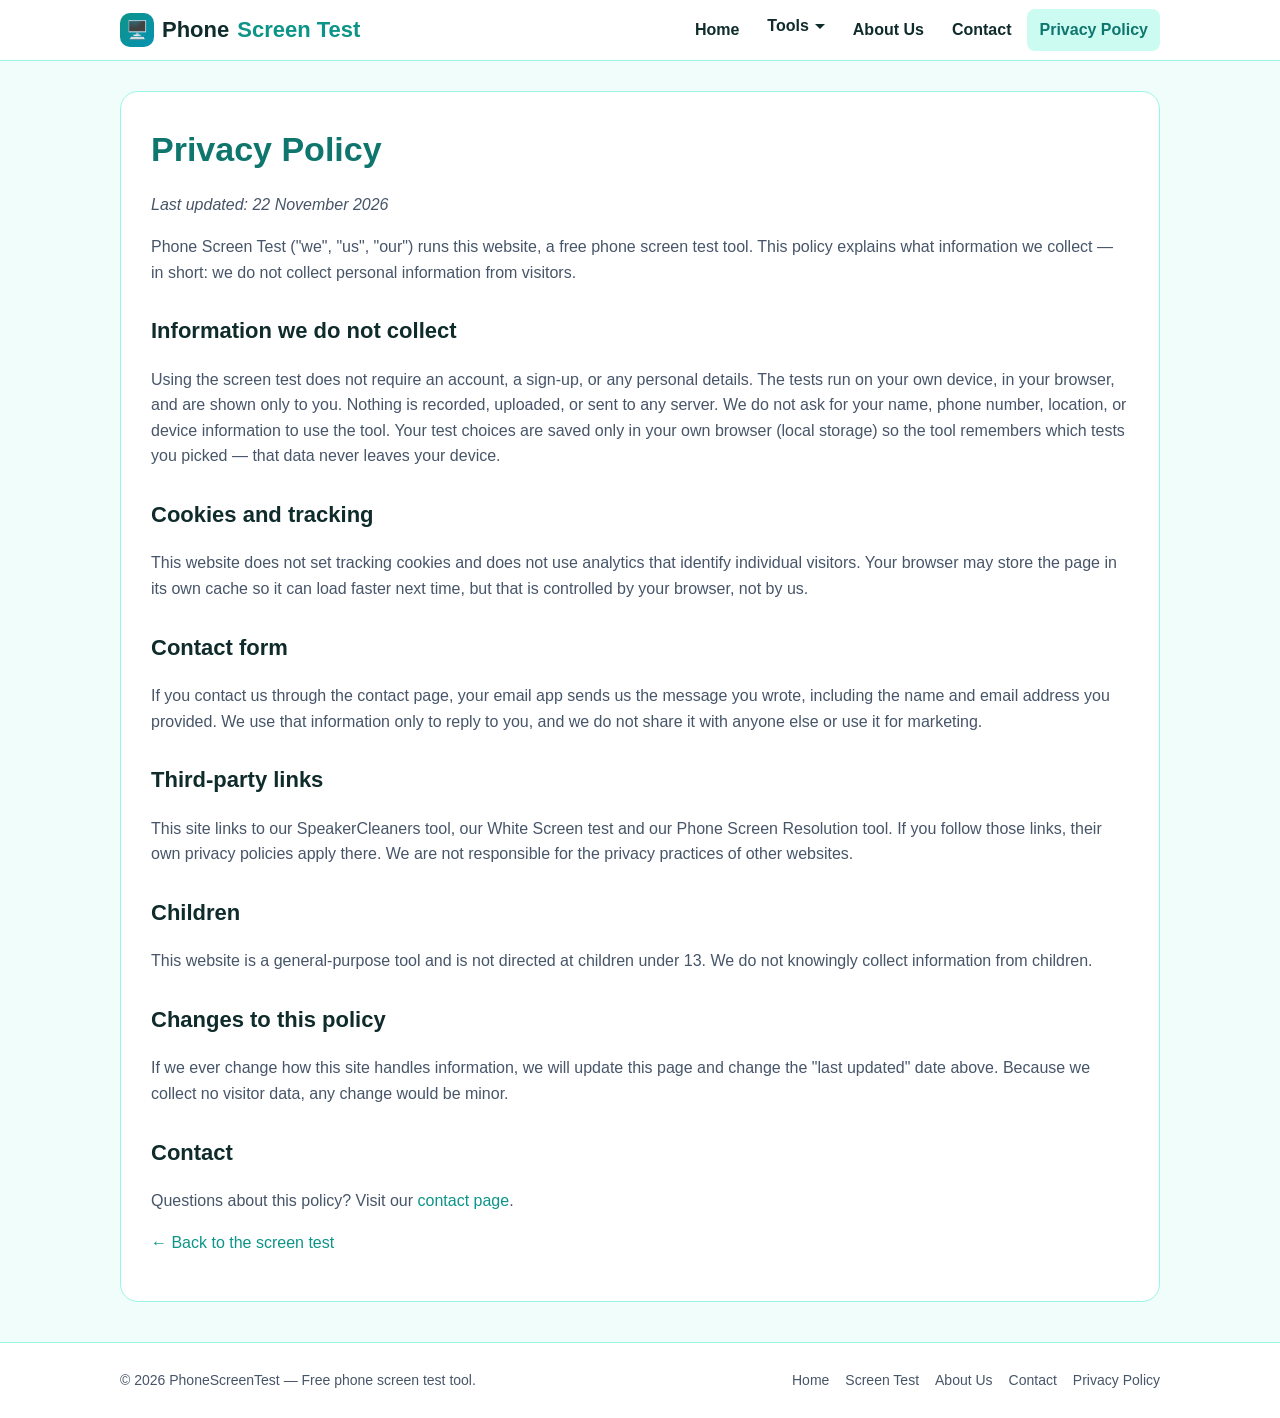
<file: privacy-policy.html>
<!DOCTYPE html>
<html lang="en">
<head>
<meta charset="UTF-8">
<meta name="viewport" content="width=device-width, initial-scale=1.0">
<title>Privacy Policy - Phone Screen Test</title>
<meta name="description" content="Privacy Policy for Phone Screen Test — what data this free screen test website collects (none) and how the tool works on your device.">
<meta name="google-site-verification" content="_-BRUVU3ety-sxMiKPLYXIAc3S__Jb0sioMftiq5Fuo" />
<!-- Google tag (gtag.js) -->
<script async src="https://www.googletagmanager.com/gtag/js?id=G-2ZN1ZHYV9C"></script>
<script>
  window.dataLayer = window.dataLayer || [];
  function gtag(){dataLayer.push(arguments);}
  gtag('js', new Date());
  gtag('config', 'G-2ZN1ZHYV9C');
</script>
<link rel="canonical" href="https://phonescreentest.github.io/privacy-policy.html">
<link rel="stylesheet" href="styles.css">
<!-- Google Search Console verification + Google Analytics: to be added after upload (own property, separate from the other sites). -->
<link rel="icon" href="data:image/svg+xml,<svg xmlns='http://www.w3.org/2000/svg' viewBox='0 0 100 100'><text y='.9em' font-size='90'>🖥️</text></svg>">
</head>
<body>
<header class="site">
  <div class="wrap">
    <a class="logo" href="https://phonescreentest.github.io/"><span class="mark">🖥️</span>Phone<b> Screen Test</b></a>
    <button type="button" class="menu-btn" id="menuBtn" aria-label="Menu" aria-expanded="false"><span></span><span></span><span></span></button>
    <nav class="main">
      <a href="https://phonescreentest.github.io/">Home</a>
      <div class="nav-drop">
        <button type="button" class="nav-drop-btn" aria-expanded="false" aria-haspopup="true">Tools <span class="caret" aria-hidden="true"></span></button>
        <div class="nav-drop-menu">
          <a href="https://phonescreentest.github.io/">Screen Test</a>
        </div>
      </div>
      <a href="about.html">About Us</a>
      <a href="contact.html">Contact</a>
      <a href="privacy-policy.html" class="active">Privacy Policy</a>
    </nav>
  </div>
</header>
<main class="wrap">
  <div class="page">
    <h1>Privacy Policy</h1>
    <p><em>Last updated: 22 November 2026</em></p>
    <p>Phone Screen Test ("we", "us", "our") runs this website, a free phone screen test tool. This policy explains what information we collect — in short: we do not collect personal information from visitors.</p>
    <h2>Information we do not collect</h2>
    <p>Using the screen test does not require an account, a sign-up, or any personal details. The tests run on your own device, in your browser, and are shown only to you. Nothing is recorded, uploaded, or sent to any server. We do not ask for your name, phone number, location, or device information to use the tool. Your test choices are saved only in your own browser (local storage) so the tool remembers which tests you picked — that data never leaves your device.</p>
    <h2>Cookies and tracking</h2>
    <p>This website does not set tracking cookies and does not use analytics that identify individual visitors. Your browser may store the page in its own cache so it can load faster next time, but that is controlled by your browser, not by us.</p>
    <h2>Contact form</h2>
    <p>If you contact us through the contact page, your email app sends us the message you wrote, including the name and email address you provided. We use that information only to reply to you, and we do not share it with anyone else or use it for marketing.</p>
    <h2>Third-party links</h2>
    <p>This site links to our SpeakerCleaners tool, our White Screen test and our Phone Screen Resolution tool. If you follow those links, their own privacy policies apply there. We are not responsible for the privacy practices of other websites.</p>
    <h2>Children</h2>
    <p>This website is a general-purpose tool and is not directed at children under 13. We do not knowingly collect information from children.</p>
    <h2>Changes to this policy</h2>
    <p>If we ever change how this site handles information, we will update this page and change the "last updated" date above. Because we collect no visitor data, any change would be minor.</p>
    <h2>Contact</h2>
    <p>Questions about this policy? Visit our <a href="contact.html">contact page</a>.</p>
    <p><a href="https://phonescreentest.github.io/">&larr; Back to the screen test</a></p>
  </div>
</main>
<footer class="site">
  <div class="wrap">
    <span>© 2026 PhoneScreenTest — Free phone screen test tool.</span>
    <nav>
      <a href="https://phonescreentest.github.io/">Home</a>
      <a href="https://phonescreentest.github.io/">Screen Test</a>
      <a href="about.html">About Us</a>
      <a href="contact.html">Contact</a>
      <a href="privacy-policy.html">Privacy Policy</a>
    </nav>
  </div>
</footer>
<script>
/* Header menu: hamburger toggle + Tools dropdown (same behaviour as our other sites). */
(function () {
  var menuBtn = document.getElementById('menuBtn');
  var mainNav = document.querySelector('nav.main');
  if (menuBtn && mainNav) {
    menuBtn.addEventListener('click', function () {
      var open = mainNav.classList.toggle('open');
      menuBtn.classList.toggle('open', open);
      menuBtn.setAttribute('aria-expanded', open ? 'true' : 'false');
    });
    mainNav.querySelectorAll('a').forEach(function (a) {
      a.addEventListener('click', function () {
        mainNav.classList.remove('open');
        menuBtn.classList.remove('open');
        menuBtn.setAttribute('aria-expanded', 'false');
      });
    });
  }
  var drop = document.querySelector('.nav-drop');
  if (drop) {
    var btn = drop.querySelector('.nav-drop-btn');
    btn.addEventListener('click', function (e) {
      e.stopPropagation();
      var open = drop.classList.toggle('open');
      btn.setAttribute('aria-expanded', open ? 'true' : 'false');
    });
    document.addEventListener('click', function (e) {
      if (!drop.contains(e.target)) {
        drop.classList.remove('open');
        btn.setAttribute('aria-expanded', 'false');
      }
    });
  }
})();
</script>
<script src="app.js"></script>
</body>
</html>
</file>
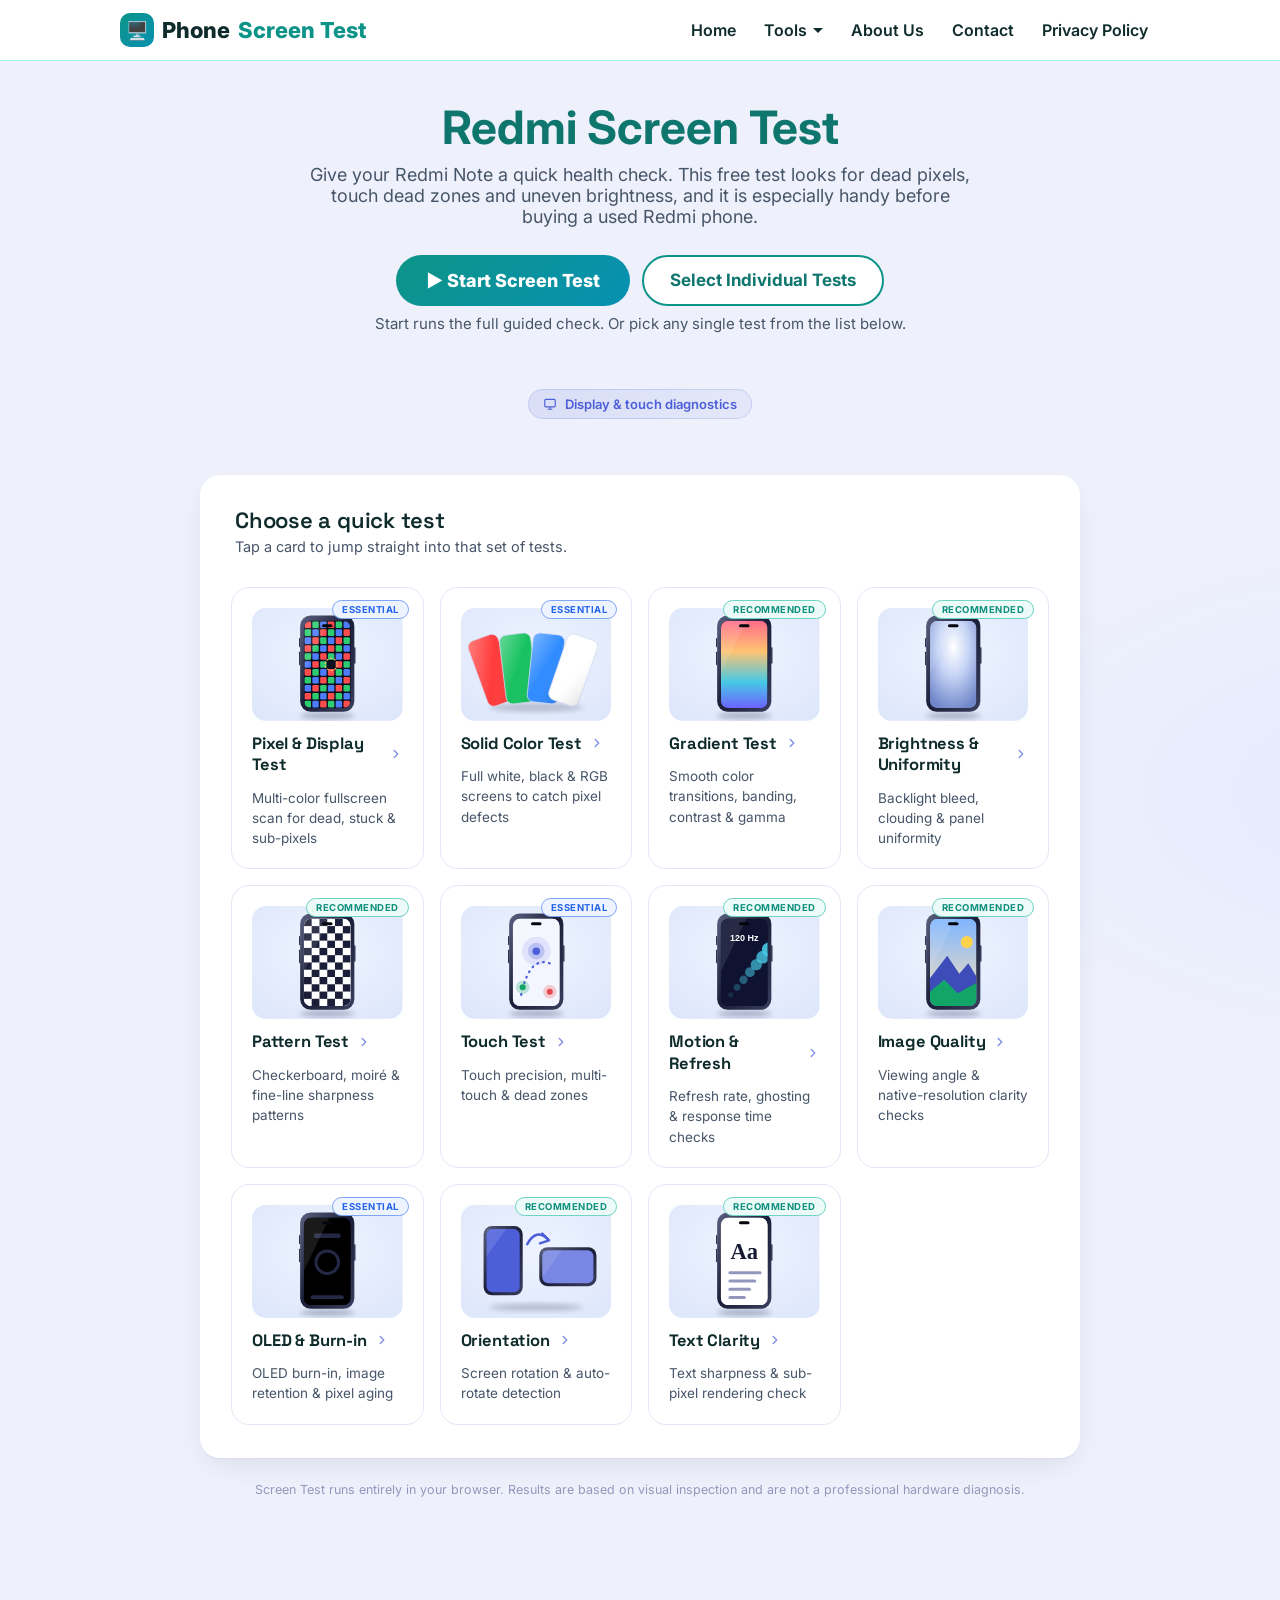
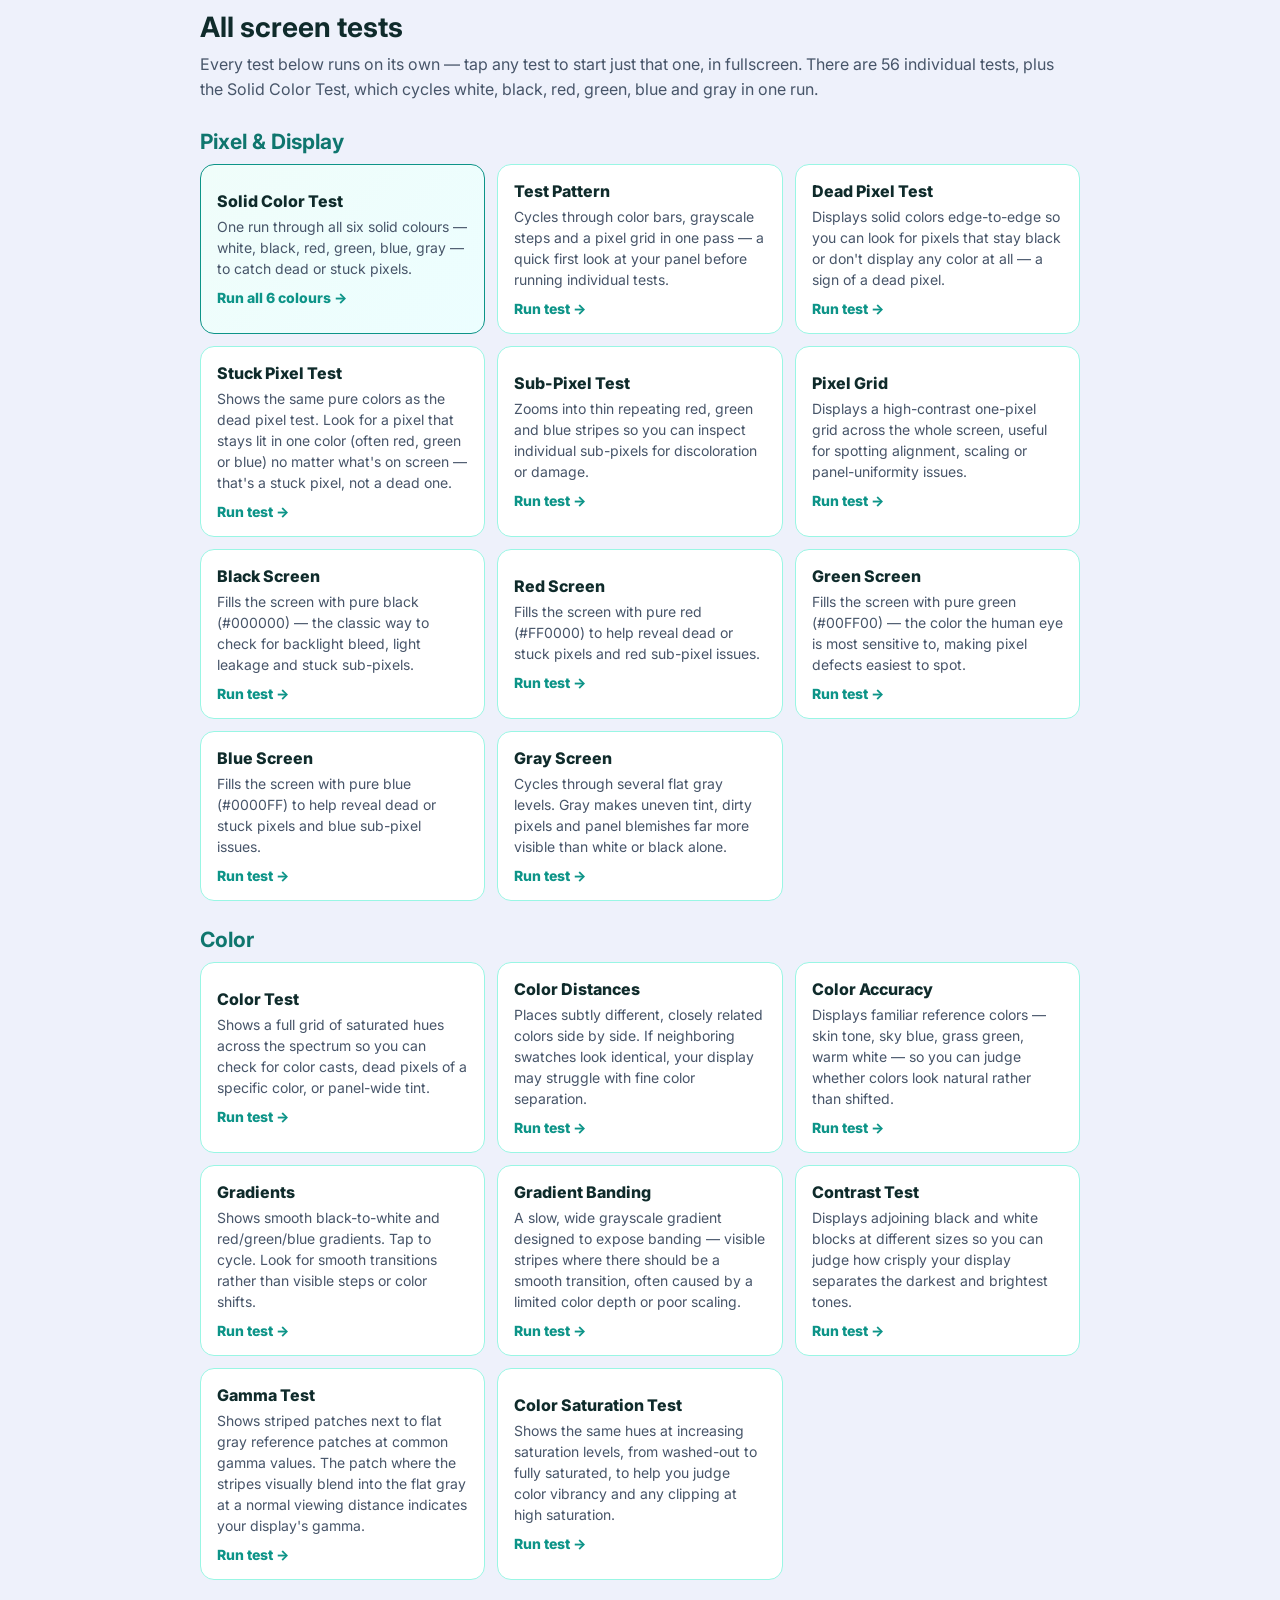
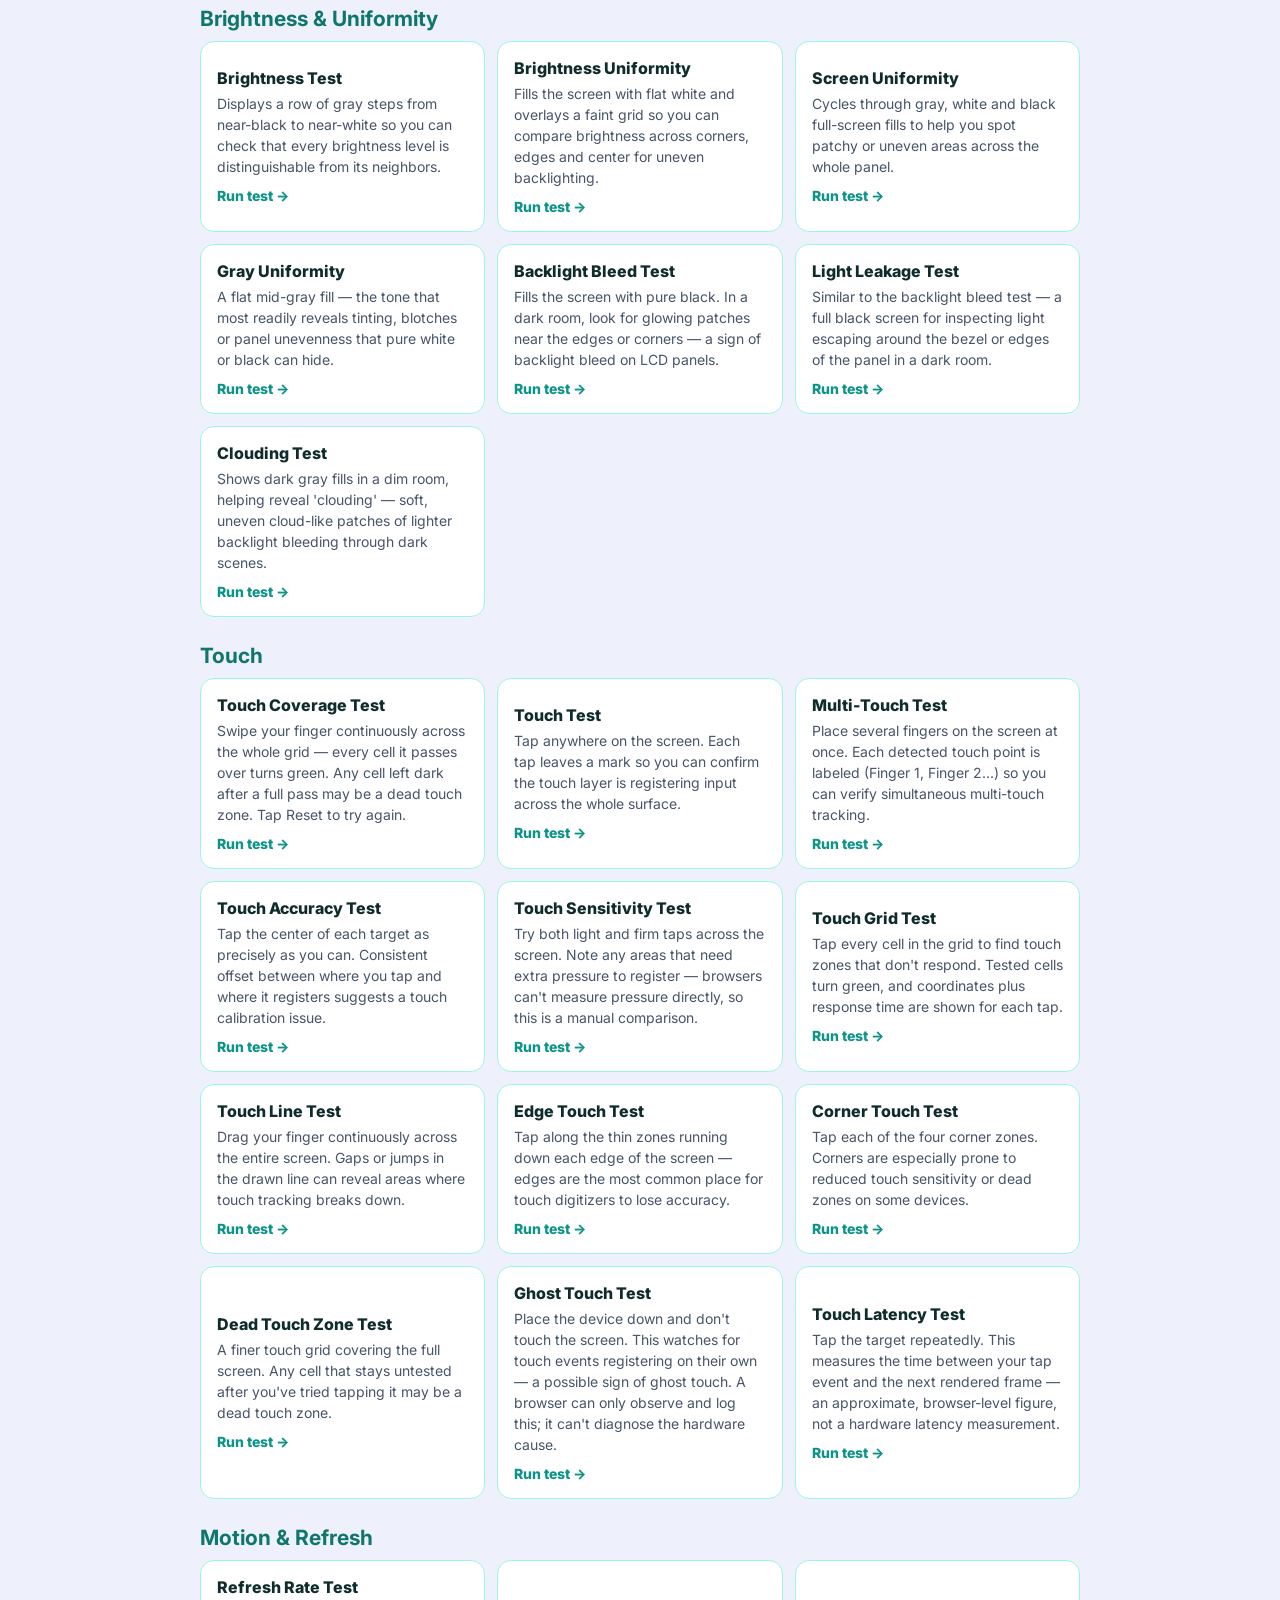
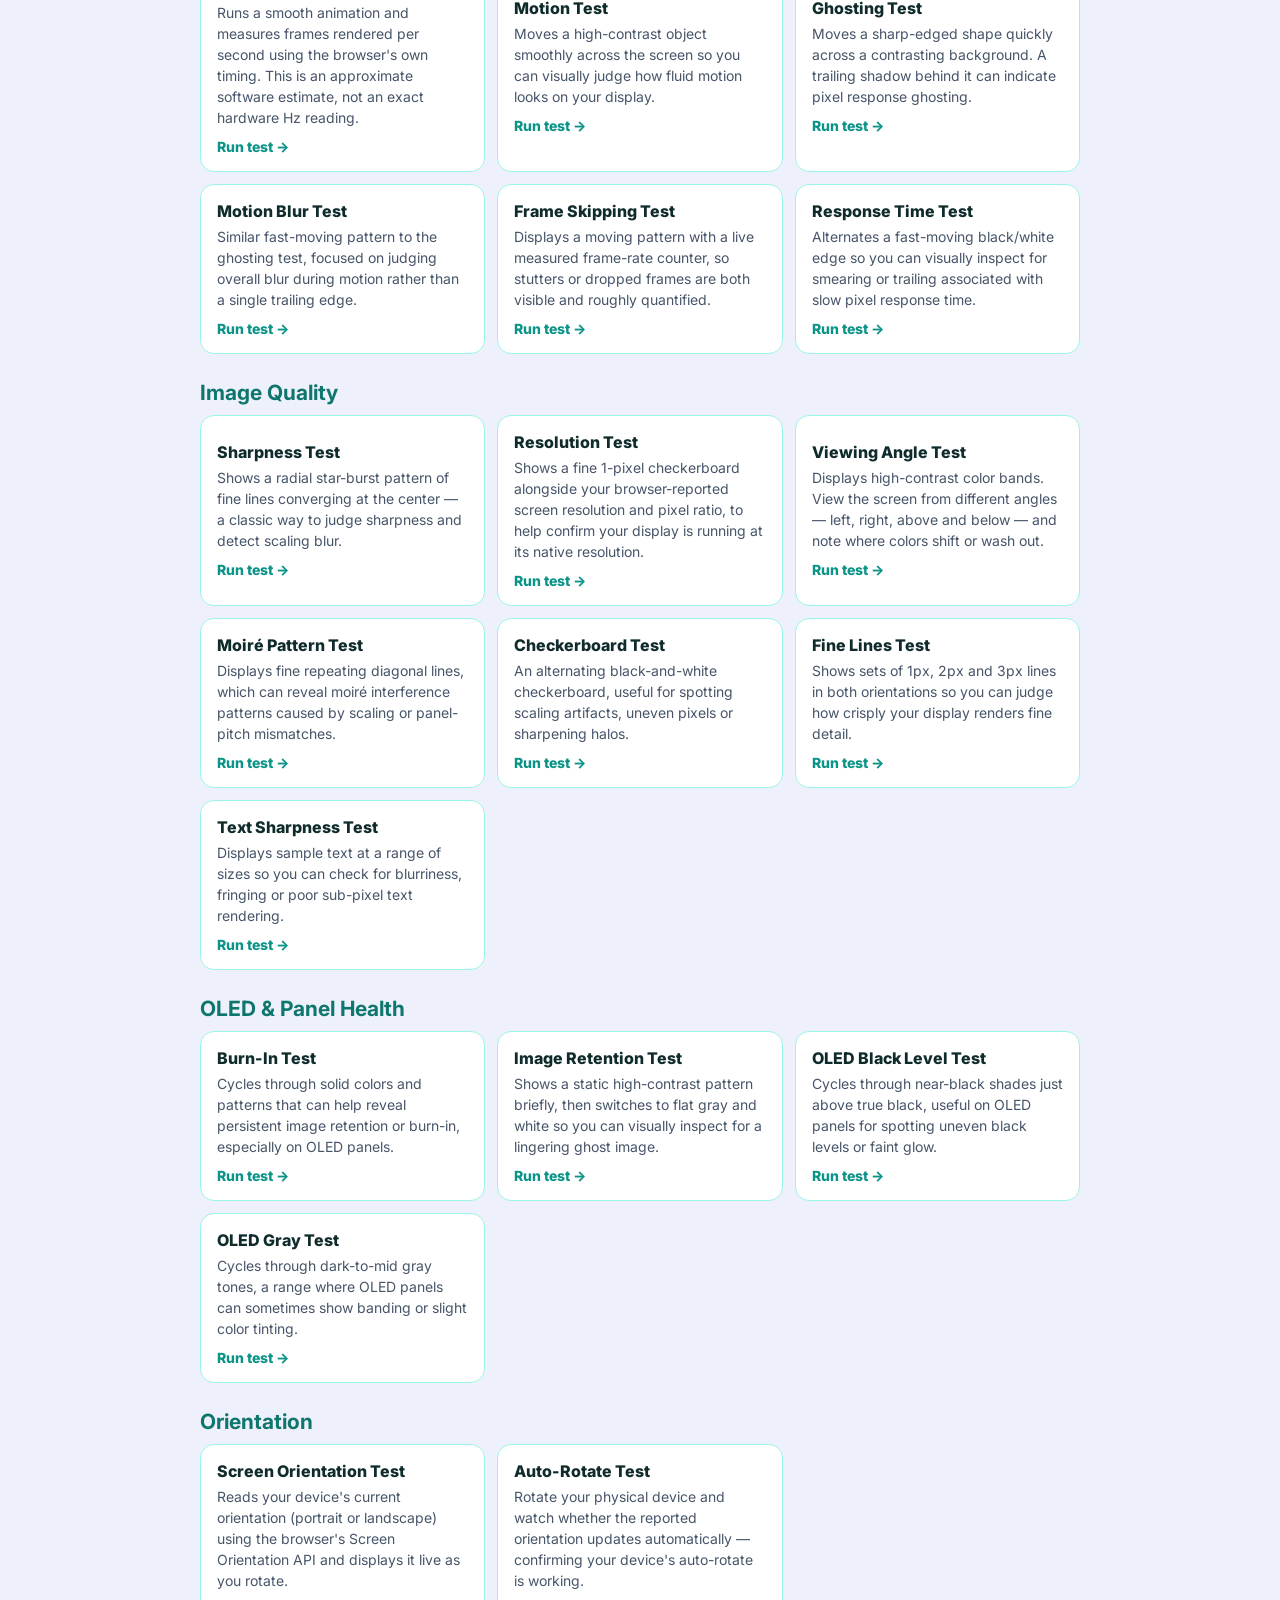
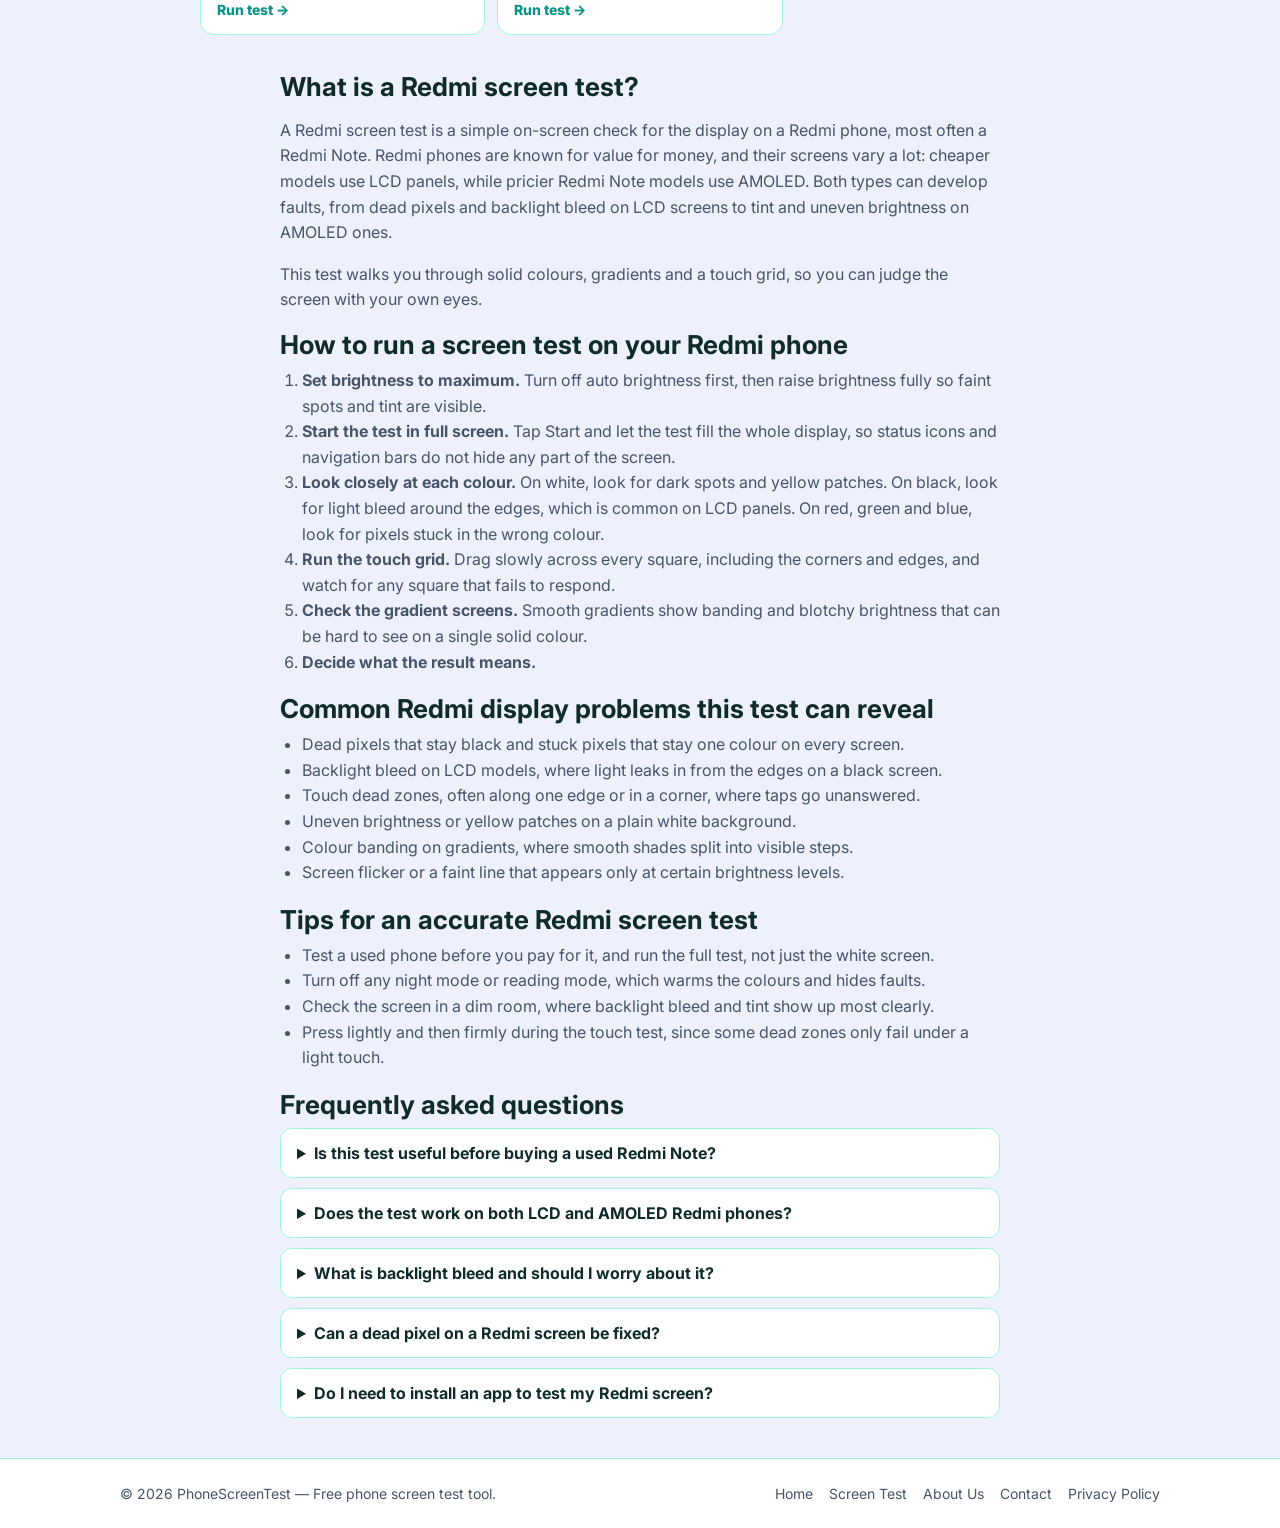
<file: redmi-screen-test.html>
<!DOCTYPE html>
<html lang="en">
<head>
<meta charset="UTF-8">
<meta name="viewport" content="width=device-width, initial-scale=1.0">
<title>Redmi Screen Test - Dead Pixels, Colors &amp; Touch (Free)</title>
<meta name="description" content="Test your Redmi Note screen for free. Check for dead pixels, touch dead zones, uneven brightness and colour faults before you buy a used phone or book a repair.">
<meta name="google-site-verification" content="_-BRUVU3ety-sxMiKPLYXIAc3S__Jb0sioMftiq5Fuo" />
<!-- Google tag (gtag.js) -->
<script async src="https://www.googletagmanager.com/gtag/js?id=G-2ZN1ZHYV9C"></script>
<script>
  window.dataLayer = window.dataLayer || [];
  function gtag(){dataLayer.push(arguments);}
  gtag('js', new Date());
  gtag('config', 'G-2ZN1ZHYV9C');
</script>
<meta name="keywords" content="redmi screen test, redmi note screen test, redmi display test, redmi dead pixel test, redmi touch test, redmi note 13 screen test, check redmi screen">
<link rel="canonical" href="https://phonescreentest.github.io/redmi-screen-test.html">
<meta property="og:title" content="Redmi Screen Test - Dead Pixels, Colors &amp; Touch (Free)">
<meta property="og:description" content="Test your Redmi Note screen for free. Check for dead pixels, touch dead zones, uneven brightness and colour faults before you buy a used phone or book a repair.">
<meta property="og:type" content="website">
<meta property="og:url" content="https://phonescreentest.github.io/redmi-screen-test.html">
<link rel="stylesheet" href="https://fonts.googleapis.com/css2?family=Space+Grotesk:wght@500;600;700&family=Inter:wght@400;500;600;700&display=swap">
<link rel="stylesheet" href="screen-test-assets/style.css">
<link rel="icon" href="data:image/svg+xml,<svg xmlns='http://www.w3.org/2000/svg' viewBox='0 0 100 100'><text y='.9em' font-size='90'>🖥️</text></svg>">
<style>
:root{--bg:#f0fdfa;--panel:#fff;--panel2:#ccfbf1;--line:#99f6e4;--text:#0f2b2b;--muted:#475569;--accent:#0d9488;--accent2:#0891b2;--accent-dark:#0f766e}
*{box-sizing:border-box}
html{scroll-behavior:smooth}
a{color:var(--accent);text-decoration:none}
a:hover{text-decoration:underline}
.wrap{max-width:1080px;margin:0 auto;padding:0 20px}
header.site{background:#fff;border-bottom:1px solid var(--line);position:sticky;top:0;z-index:10}
header.site .wrap{display:flex;align-items:center;justify-content:space-between;min-height:60px}
.logo{font-size:22px;font-weight:800;color:var(--text);display:flex;align-items:center;gap:8px}
.logo:hover{text-decoration:none}
.logo .mark{width:34px;height:34px;border-radius:10px;background:linear-gradient(135deg,var(--accent),var(--accent2));color:#fff;display:inline-flex;align-items:center;justify-content:center;font-size:18px}
.logo b{color:var(--accent);font-weight:800}
nav.main{display:flex;gap:4px;flex-wrap:wrap}
nav.main a{color:var(--text);font-weight:600;padding:8px 12px;border-radius:8px}
nav.main a:hover,nav.main a.active{background:var(--panel2);color:var(--accent-dark);text-decoration:none}
.menu-btn{display:none}
.nav-drop{position:relative}
.nav-drop-btn{font-family:inherit;font-size:16px;font-weight:600;color:var(--text);background:none;border:0;padding:8px 12px;border-radius:8px;cursor:pointer;display:inline-flex;align-items:center;gap:6px}
.nav-drop-btn:hover,.nav-drop-btn.active{background:var(--panel2);color:var(--accent-dark)}
.nav-drop-btn .caret{width:0;height:0;border-left:5px solid transparent;border-right:5px solid transparent;border-top:5px solid currentColor;transition:transform .2s}
.nav-drop.open .nav-drop-btn .caret{transform:rotate(180deg)}
.nav-drop-menu{display:none;position:absolute;top:calc(100% + 6px);left:0;min-width:230px;background:#fff;border:1px solid var(--line);border-radius:12px;box-shadow:0 12px 30px rgba(13,148,136,.15);padding:6px;z-index:20}
.nav-drop.open .nav-drop-menu{display:block}
.nav-drop-menu a{display:block;padding:10px 12px;border-radius:8px;color:var(--text);font-weight:600}
.nav-drop-menu a:hover,.nav-drop-menu a.active{background:var(--panel2);color:var(--accent-dark);text-decoration:none}
.page-hero{text-align:center;padding:40px 20px 6px}
.page-hero h1{font-size:46px;line-height:1.15;margin:0 0 10px;color:var(--accent-dark)}
.page-hero p.lede{font-size:18px;color:var(--muted);max-width:660px;margin:0 auto 22px}
footer.site{border-top:1px solid var(--line);background:#fff;padding:26px 0;margin-top:20px}
footer.site .wrap{display:flex;justify-content:space-between;gap:16px;flex-wrap:wrap;color:var(--muted);font-size:14px}
footer.site nav{display:flex;gap:16px;flex-wrap:wrap}
footer.site nav a{color:var(--muted)}
/* Top actions: Start Screen Test + Select Individual Tests (own classes, no clash with plugin .btn) */
.pst-top-actions{display:flex;gap:12px;justify-content:center;flex-wrap:wrap;margin:0 auto 8px}
.pst-start{border:0;cursor:pointer;padding:15px 30px;border-radius:999px;font-size:18px;font-weight:800;color:#fff;background:linear-gradient(135deg,var(--accent),var(--accent2));font-family:inherit}
.pst-start:hover{opacity:.92}
.pst-select{border:2px solid var(--accent);background:#fff;color:var(--accent-dark);cursor:pointer;padding:13px 26px;border-radius:999px;font-size:17px;font-weight:700;font-family:inherit}
.pst-select:hover{background:var(--panel2)}
.pst-top-note{text-align:center;color:var(--muted);font-size:15px;margin:6px 0 0}
/* All-tests list below the tool (own .pst- classes; plugin .card/.btn untouched) */
.pst-all{max-width:920px;margin:0 auto;padding:30px 20px 10px}
.pst-all h2{font-size:28px;margin:0 0 8px;color:var(--text)}
.pst-all-intro{color:var(--muted);font-size:16px;line-height:1.6;margin:0 0 10px}
.pst-all h3{font-size:21px;margin:26px 0 10px;color:var(--accent-dark)}
.pst-test-grid{display:grid;grid-template-columns:repeat(auto-fill,minmax(260px,1fr));gap:12px}
.pst-test-btn{display:block;width:100%;text-align:left;background:#fff;border:1px solid var(--line);border-radius:14px;padding:16px;cursor:pointer;font-family:inherit}
.pst-test-btn:hover{border-color:var(--accent);box-shadow:0 6px 18px rgba(13,148,136,.14)}
.pst-test-name{display:block;font-size:16px;font-weight:800;color:var(--text)}
.pst-test-desc{display:block;font-size:14px;line-height:1.5;color:var(--muted);margin:5px 0 10px}
.pst-test-run{display:inline-block;font-size:14px;font-weight:800;color:var(--accent)}
.pst-test-group{background:linear-gradient(135deg,#f0fdfa,#ecfeff);border-color:var(--accent)}
/* SEO content under the tool (own classes, no clash with the tool stylesheet) */
.st-info{max-width:760px;margin:0 auto;padding:26px 20px 10px}
.st-info h2{font-size:26px;margin:0 0 8px;color:#0f2b2b}
.st-info p,.st-info li{color:#475569;font-size:16px;line-height:1.6}
.st-info ul,.st-info ol{margin:8px 0 18px;padding-left:22px}
.st-info details{background:#fff;border:1px solid var(--line);border-radius:12px;padding:14px 16px;margin-bottom:10px}
.st-info summary{font-weight:700;cursor:pointer;font-size:16px;color:#0f2b2b}
.st-info details p{margin:8px 0 0}
@media (max-width:820px){
  .page-hero h1{font-size:34px}
  .nav-drop{width:100%}
  .nav-drop-btn{width:100%;justify-content:space-between}
  .nav-drop-menu{position:static;box-shadow:none;border:0;border-radius:0;background:transparent;padding:2px 0 2px 14px;min-width:0}
  .nav-drop-menu a{padding:10px 12px}
  header.site .wrap{position:relative}
  .menu-btn{display:flex;flex-direction:column;justify-content:center;gap:5px;width:40px;height:40px;padding:9px;background:none;border:0;cursor:pointer}
  .menu-btn span{display:block;height:3px;background:var(--text);border-radius:2px;transition:transform .2s,opacity .2s}
  .menu-btn.open span:nth-child(1){transform:translateY(8px) rotate(45deg)}
  .menu-btn.open span:nth-child(2){opacity:0}
  .menu-btn.open span:nth-child(3){transform:translateY(-8px) rotate(-45deg)}
  nav.main{display:none}
  nav.main.open{display:flex;flex-direction:column;position:absolute;top:100%;left:0;right:0;background:#fff;border-bottom:1px solid var(--line);padding:10px 20px 14px;gap:2px}
  nav.main.open a{padding:10px 12px}
}
</style>
</head>
<body>
<header class="site">
  <div class="wrap">
    <a class="logo" href="https://phonescreentest.github.io/"><span class="mark">🖥️</span>Phone<b> Screen Test</b></a>
    <button type="button" class="menu-btn" id="menuBtn" aria-label="Menu" aria-expanded="false"><span></span><span></span><span></span></button>
    <nav class="main">
      <a href="https://phonescreentest.github.io/">Home</a>
      <div class="nav-drop">
        <button type="button" class="nav-drop-btn" aria-expanded="false" aria-haspopup="true">Tools <span class="caret" aria-hidden="true"></span></button>
        <div class="nav-drop-menu">
          <a href="https://phonescreentest.github.io/">Screen Test</a>
        </div>
      </div>
      <a href="about.html">About Us</a>
      <a href="contact.html">Contact</a>
      <a href="privacy-policy.html">Privacy Policy</a>
    </nav>
  </div>
</header>
<main class="wrap">
  <div class="page-hero">
    <h1>Redmi Screen Test</h1>
    <p class="lede">Give your Redmi Note a quick health check. This free test looks for dead pixels, touch dead zones and uneven brightness, and it is especially handy before buying a used Redmi phone.</p>
  </div>

  <div class="pst-top-actions">
    <button type="button" class="pst-start" data-stt-start>&#9654; Start Screen Test</button>
    <button type="button" class="pst-select" id="pstSelectBtn">Select Individual Tests</button>
  </div>
  <p class="pst-top-note">Start runs the full guided check. Or pick any single test from the list below.</p>

<div class="screen-test-tool-wrapper">
<div id="screen-test-app" style="visibility:hidden">

  <!-- ============ CATEGORY QUICK-START SCREEN ============ -->
  <div id="category-screen">
    <div class="page-wrap">
      <header class="hero">
        <span class="eyebrow">
          <svg width="14" height="14" style="width:14px;height:14px" viewBox="0 0 24 24" fill="none" stroke="currentColor" stroke-width="2"><rect x="3" y="4" width="18" height="13" rx="2"/><path d="M8 21h8M12 17v4"/></svg>
          Display &amp; touch diagnostics
        </span>
      </header>

      <div class="card" id="screen-test-cards">
        <div class="card-header">
          <h2>Choose a quick test</h2>
          <p>Tap a card to jump straight into that set of tests.</p>
        </div>
        <div class="category-grid" id="category-grid"></div>
      </div>

      <div class="individual-tests-link-wrap" style="text-align:center;margin-top:20px;">
        <button class="link-btn" id="show-individual-tests-link">Or choose individual tests →</button>
      </div>

      <footer class="tiny-note">Screen Test runs entirely in your browser. Results are based on visual inspection and are not a professional hardware diagnosis.</footer>
    </div>
  </div>

  <!-- ============ SELECTION SCREEN (advanced / individual tests) ============ -->
  <div id="selection-screen" class="hidden">
    <div class="page-wrap">
      <div style="margin-bottom:10px;">
        <button class="link-btn" id="back-to-quickstart-link">← Back to quick start</button>
      </div>
      <header class="hero">
        <span class="eyebrow">
          <svg width="14" height="14" style="width:14px;height:14px" viewBox="0 0 24 24" fill="none" stroke="currentColor" stroke-width="2"><rect x="3" y="4" width="18" height="13" rx="2"/><path d="M8 21h8M12 17v4"/></svg>
          Display &amp; touch diagnostics
        </span>
      </header>

      <div class="card">
        <div class="card-header">
          <h2>Choose the test(s) you would like to perform</h2>
          <p>Tap a test to select it, or the info icon to see what it checks.</p>
        </div>
        <div class="categories" id="categories-container"></div>

        <div class="control-bar">
          <div class="bulk-actions">
            <button class="link-btn" id="select-all-btn">Select all</button>
            <button class="link-btn" id="select-none-btn">Select none</button>
            <span class="count-pill" id="count-pill"><b>0</b> tests selected</span>
          </div>
          <div class="action-btns">
            <button class="btn btn-ghost" id="setup-guide-btn">View setup guide</button>
            <button class="btn btn-primary" id="start-test-btn" disabled>Start test</button>
          </div>
        </div>
      </div>

      <footer class="tiny-note">Screen Test runs entirely in your browser. Results are based on visual inspection and are not a professional hardware diagnosis.</footer>
    </div>
  </div>

  <!-- ============ TEST RUNNER ============ -->
  <div id="test-runner" class="hidden">
    <div id="runner-topbar">
      <span class="topbar-chip" id="progress-chip">Test 1 of 1<span class="test-title" id="runner-test-name"></span></span>
    </div>
    <div id="test-stage" role="region" aria-label="Test display area"></div>
    <button id="stt-v102-runner-controls-toggle" type="button" aria-label="Hide test navigation" aria-expanded="true" title="Hide test navigation">
      <svg class="stt-v102-toggle-arrow stt-v102-toggle-arrow-down" viewBox="0 0 24 24" fill="none" stroke="currentColor" stroke-width="2.4" stroke-linecap="round" stroke-linejoin="round"><path d="M6 9l6 6 6-6"/></svg>
      <svg class="stt-v102-toggle-arrow stt-v102-toggle-arrow-up" viewBox="0 0 24 24" fill="none" stroke="currentColor" stroke-width="2.4" stroke-linecap="round" stroke-linejoin="round"><path d="M6 15l6-6 6 6"/></svg>
    </button>
    <div id="runner-bottombar">
      <button class="rbtn" id="btn-prev" aria-label="Previous test">
        <svg viewBox="0 0 24 24" fill="none" stroke="currentColor" stroke-width="2.2" stroke-linecap="round" stroke-linejoin="round"><path d="M15 18l-6-6 6-6"/></svg>
        Previous
      </button>
      <button class="rbtn bad" id="btn-problem">
        <svg viewBox="0 0 24 24" fill="none" stroke="currentColor" stroke-width="2.2" stroke-linecap="round" stroke-linejoin="round"><path d="M12 9v4M12 17h.01M10.3 3.9L1.8 18a2 2 0 001.7 3h17a2 2 0 001.7-3L13.7 3.9a2 2 0 00-3.4 0z"/></svg>
        Problem found
      </button>
      <button class="rbtn good" id="btn-good">
        <svg viewBox="0 0 24 24" fill="none" stroke="currentColor" stroke-width="2.2" stroke-linecap="round" stroke-linejoin="round"><path d="M20 6L9 17l-5-5"/></svg>
        Looks good
      </button>
      <button class="rbtn" id="btn-skip">Skip</button>
      <button class="rbtn" id="btn-next" aria-label="Next test">
        Next
        <svg viewBox="0 0 24 24" fill="none" stroke="currentColor" stroke-width="2.2" stroke-linecap="round" stroke-linejoin="round"><path d="M9 18l6-6-6-6"/></svg>
      </button>
    </div>

    <!-- Inside the fullscreen element so the confirmation remains visible. -->
    <div class="modal-overlay hidden" id="exit-modal-overlay">
      <div class="modal" style="max-width:380px;" role="dialog" aria-modal="true" aria-labelledby="exit-modal-title">
        <h3 id="exit-modal-title">Exit this test?</h3>
        <p>Your progress on remaining tests will be lost. Completed results so far won't be saved.</p>
        <div class="modal-actions">
          <button class="btn" id="exit-cancel-btn">Keep testing</button>
          <button class="btn btn-danger" id="exit-confirm-btn">Exit</button>
        </div>
      </div>
    </div>
  </div>

  <!-- ============ RESULTS SCREEN ============ -->
  <div id="results-screen" class="hidden">
    <div class="page-wrap">
      <header class="hero">
        <span class="eyebrow">
          <svg width="14" height="14" style="width:14px;height:14px" viewBox="0 0 24 24" fill="none" stroke="currentColor" stroke-width="2"><path d="M20 6L9 17l-5-5"/></svg>
          Screen test complete
        </span>
        <h2 style="font-size:clamp(30px,5vw,42px);">Your results</h2>
        <p>Here's how your display performed across the tests you ran.</p>
      </header>
      <div class="card">
        <div class="results-summary" id="results-summary"></div>
        <div class="result-list" id="results-list"></div>
        <div class="control-bar" style="justify-content:center;">
          <div class="action-btns">
            <button class="btn" id="test-again-btn">Test again</button>
            <button class="btn" id="run-failed-btn">Run failed tests</button>
            <button class="btn btn-primary" id="new-test-btn">Start new test</button>
            <button class="btn stt-results-close" id="results-close-btn">Close</button>
          </div>
        </div>
      </div>
      <footer class="tiny-note">Your results are based on the tests you performed and are not a professional hardware diagnosis.</footer>
    </div>
  </div>

  <!-- Info modal -->
  <div class="modal-overlay hidden" id="info-modal-overlay">
    <div class="modal" role="dialog" aria-modal="true" aria-labelledby="info-modal-title">
      <span class="cat-tag" id="info-modal-cat"></span>
      <h3 id="info-modal-title"></h3>
      <p id="info-modal-desc"></p>
      <div class="modal-actions">
        <button class="btn" id="info-modal-close">Close</button>
        <button class="btn btn-primary" id="info-modal-select">Select this test</button>
      </div>
    </div>
  </div>

  <!-- Setup guide modal -->
  <div class="modal-overlay hidden" id="guide-modal-overlay">
    <div class="modal" style="max-width:480px;" role="dialog" aria-modal="true" aria-labelledby="guide-modal-title">
      <h3 id="guide-modal-title">Before you start</h3>
      <ol class="guide-list">
        <li><span class="num">1</span> Clean your screen so smudges aren't mistaken for dead pixels or clouding.</li>
        <li><span class="num">2</span> Dim the room for backlight bleed, light leakage, and black-level tests — these show up best in the dark.</li>
        <li><span class="num">3</span> Use normal room lighting for color, brightness, and uniformity tests.</li>
        <li><span class="num">4</span> For touch tests, use a finger or stylus and try to cover the entire screen, including edges and corners.</li>
        <li><span class="num">5</span> Fullscreen mode gives the most accurate results — allow it if your browser prompts you.</li>
        <li><span class="num">6</span> Motion and refresh-rate readings are approximate, browser-measured estimates — not exact hardware specs.</li>
      </ol>
      <div class="modal-actions">
        <button class="btn btn-primary" id="guide-modal-close">Got it</button>
      </div>
    </div>
  </div>

</div>
  </div>

<section class="pst-all" id="all-tests">
<h2>All screen tests</h2>
<p class="pst-all-intro">Every test below runs on its own — tap any test to start just that one, in fullscreen. There are 56 individual tests, plus the Solid Color Test, which cycles white, black, red, green, blue and gray in one run.</p>
<h3>Pixel &amp; Display</h3>
<div class="pst-test-grid">
<button type="button" class="pst-test-btn pst-test-group" data-group-label="Solid Color Test"><span class="pst-test-name">Solid Color Test</span><span class="pst-test-desc">One run through all six solid colours — white, black, red, green, blue, gray — to catch dead or stuck pixels.</span><span class="pst-test-run">Run all 6 colours →</span></button>
<button type="button" class="pst-test-btn" data-test-id="test-pattern"><span class="pst-test-name">Test Pattern</span><span class="pst-test-desc">Cycles through color bars, grayscale steps and a pixel grid in one pass — a quick first look at your panel before running individual tests.</span><span class="pst-test-run">Run test →</span></button>
<button type="button" class="pst-test-btn" data-test-id="dead-pixel"><span class="pst-test-name">Dead Pixel Test</span><span class="pst-test-desc">Displays solid colors edge-to-edge so you can look for pixels that stay black or don&#x27;t display any color at all — a sign of a dead pixel.</span><span class="pst-test-run">Run test →</span></button>
<button type="button" class="pst-test-btn" data-test-id="stuck-pixel"><span class="pst-test-name">Stuck Pixel Test</span><span class="pst-test-desc">Shows the same pure colors as the dead pixel test. Look for a pixel that stays lit in one color (often red, green or blue) no matter what&#x27;s on screen — that&#x27;s a stuck pixel, not a dead one.</span><span class="pst-test-run">Run test →</span></button>
<button type="button" class="pst-test-btn" data-test-id="sub-pixel"><span class="pst-test-name">Sub-Pixel Test</span><span class="pst-test-desc">Zooms into thin repeating red, green and blue stripes so you can inspect individual sub-pixels for discoloration or damage.</span><span class="pst-test-run">Run test →</span></button>
<button type="button" class="pst-test-btn" data-test-id="pixel-grid"><span class="pst-test-name">Pixel Grid</span><span class="pst-test-desc">Displays a high-contrast one-pixel grid across the whole screen, useful for spotting alignment, scaling or panel-uniformity issues.</span><span class="pst-test-run">Run test →</span></button>
<button type="button" class="pst-test-btn" data-test-id="black-screen"><span class="pst-test-name">Black Screen</span><span class="pst-test-desc">Fills the screen with pure black (#000000) — the classic way to check for backlight bleed, light leakage and stuck sub-pixels.</span><span class="pst-test-run">Run test →</span></button>
<button type="button" class="pst-test-btn" data-test-id="red-screen"><span class="pst-test-name">Red Screen</span><span class="pst-test-desc">Fills the screen with pure red (#FF0000) to help reveal dead or stuck pixels and red sub-pixel issues.</span><span class="pst-test-run">Run test →</span></button>
<button type="button" class="pst-test-btn" data-test-id="green-screen"><span class="pst-test-name">Green Screen</span><span class="pst-test-desc">Fills the screen with pure green (#00FF00) — the color the human eye is most sensitive to, making pixel defects easiest to spot.</span><span class="pst-test-run">Run test →</span></button>
<button type="button" class="pst-test-btn" data-test-id="blue-screen"><span class="pst-test-name">Blue Screen</span><span class="pst-test-desc">Fills the screen with pure blue (#0000FF) to help reveal dead or stuck pixels and blue sub-pixel issues.</span><span class="pst-test-run">Run test →</span></button>
<button type="button" class="pst-test-btn" data-test-id="gray-screen"><span class="pst-test-name">Gray Screen</span><span class="pst-test-desc">Cycles through several flat gray levels. Gray makes uneven tint, dirty pixels and panel blemishes far more visible than white or black alone.</span><span class="pst-test-run">Run test →</span></button>
</div>
<h3>Color</h3>
<div class="pst-test-grid">
<button type="button" class="pst-test-btn" data-test-id="color-test"><span class="pst-test-name">Color Test</span><span class="pst-test-desc">Shows a full grid of saturated hues across the spectrum so you can check for color casts, dead pixels of a specific color, or panel-wide tint.</span><span class="pst-test-run">Run test →</span></button>
<button type="button" class="pst-test-btn" data-test-id="color-distances"><span class="pst-test-name">Color Distances</span><span class="pst-test-desc">Places subtly different, closely related colors side by side. If neighboring swatches look identical, your display may struggle with fine color separation.</span><span class="pst-test-run">Run test →</span></button>
<button type="button" class="pst-test-btn" data-test-id="color-accuracy"><span class="pst-test-name">Color Accuracy</span><span class="pst-test-desc">Displays familiar reference colors — skin tone, sky blue, grass green, warm white — so you can judge whether colors look natural rather than shifted.</span><span class="pst-test-run">Run test →</span></button>
<button type="button" class="pst-test-btn" data-test-id="gradients"><span class="pst-test-name">Gradients</span><span class="pst-test-desc">Shows smooth black-to-white and red/green/blue gradients. Tap to cycle. Look for smooth transitions rather than visible steps or color shifts.</span><span class="pst-test-run">Run test →</span></button>
<button type="button" class="pst-test-btn" data-test-id="gradient-banding"><span class="pst-test-name">Gradient Banding</span><span class="pst-test-desc">A slow, wide grayscale gradient designed to expose banding — visible stripes where there should be a smooth transition, often caused by a limited color depth or poor scaling.</span><span class="pst-test-run">Run test →</span></button>
<button type="button" class="pst-test-btn" data-test-id="contrast-test"><span class="pst-test-name">Contrast Test</span><span class="pst-test-desc">Displays adjoining black and white blocks at different sizes so you can judge how crisply your display separates the darkest and brightest tones.</span><span class="pst-test-run">Run test →</span></button>
<button type="button" class="pst-test-btn" data-test-id="gamma-test"><span class="pst-test-name">Gamma Test</span><span class="pst-test-desc">Shows striped patches next to flat gray reference patches at common gamma values. The patch where the stripes visually blend into the flat gray at a normal viewing distance indicates your display&#x27;s gamma.</span><span class="pst-test-run">Run test →</span></button>
<button type="button" class="pst-test-btn" data-test-id="color-saturation"><span class="pst-test-name">Color Saturation Test</span><span class="pst-test-desc">Shows the same hues at increasing saturation levels, from washed-out to fully saturated, to help you judge color vibrancy and any clipping at high saturation.</span><span class="pst-test-run">Run test →</span></button>
</div>
<h3>Brightness &amp; Uniformity</h3>
<div class="pst-test-grid">
<button type="button" class="pst-test-btn" data-test-id="brightness-test"><span class="pst-test-name">Brightness Test</span><span class="pst-test-desc">Displays a row of gray steps from near-black to near-white so you can check that every brightness level is distinguishable from its neighbors.</span><span class="pst-test-run">Run test →</span></button>
<button type="button" class="pst-test-btn" data-test-id="brightness-uniformity"><span class="pst-test-name">Brightness Uniformity</span><span class="pst-test-desc">Fills the screen with flat white and overlays a faint grid so you can compare brightness across corners, edges and center for uneven backlighting.</span><span class="pst-test-run">Run test →</span></button>
<button type="button" class="pst-test-btn" data-test-id="screen-uniformity"><span class="pst-test-name">Screen Uniformity</span><span class="pst-test-desc">Cycles through gray, white and black full-screen fills to help you spot patchy or uneven areas across the whole panel.</span><span class="pst-test-run">Run test →</span></button>
<button type="button" class="pst-test-btn" data-test-id="gray-uniformity"><span class="pst-test-name">Gray Uniformity</span><span class="pst-test-desc">A flat mid-gray fill — the tone that most readily reveals tinting, blotches or panel unevenness that pure white or black can hide.</span><span class="pst-test-run">Run test →</span></button>
<button type="button" class="pst-test-btn" data-test-id="backlight-bleed"><span class="pst-test-name">Backlight Bleed Test</span><span class="pst-test-desc">Fills the screen with pure black. In a dark room, look for glowing patches near the edges or corners — a sign of backlight bleed on LCD panels.</span><span class="pst-test-run">Run test →</span></button>
<button type="button" class="pst-test-btn" data-test-id="light-leakage"><span class="pst-test-name">Light Leakage Test</span><span class="pst-test-desc">Similar to the backlight bleed test — a full black screen for inspecting light escaping around the bezel or edges of the panel in a dark room.</span><span class="pst-test-run">Run test →</span></button>
<button type="button" class="pst-test-btn" data-test-id="clouding-test"><span class="pst-test-name">Clouding Test</span><span class="pst-test-desc">Shows dark gray fills in a dim room, helping reveal &#x27;clouding&#x27; — soft, uneven cloud-like patches of lighter backlight bleeding through dark scenes.</span><span class="pst-test-run">Run test →</span></button>
</div>
<h3>Touch</h3>
<div class="pst-test-grid">
<button type="button" class="pst-test-btn" data-test-id="touch-coverage"><span class="pst-test-name">Touch Coverage Test</span><span class="pst-test-desc">Swipe your finger continuously across the whole grid — every cell it passes over turns green. Any cell left dark after a full pass may be a dead touch zone. Tap Reset to try again.</span><span class="pst-test-run">Run test →</span></button>
<button type="button" class="pst-test-btn" data-test-id="touch-test"><span class="pst-test-name">Touch Test</span><span class="pst-test-desc">Tap anywhere on the screen. Each tap leaves a mark so you can confirm the touch layer is registering input across the whole surface.</span><span class="pst-test-run">Run test →</span></button>
<button type="button" class="pst-test-btn" data-test-id="multi-touch"><span class="pst-test-name">Multi-Touch Test</span><span class="pst-test-desc">Place several fingers on the screen at once. Each detected touch point is labeled (Finger 1, Finger 2...) so you can verify simultaneous multi-touch tracking.</span><span class="pst-test-run">Run test →</span></button>
<button type="button" class="pst-test-btn" data-test-id="touch-accuracy"><span class="pst-test-name">Touch Accuracy Test</span><span class="pst-test-desc">Tap the center of each target as precisely as you can. Consistent offset between where you tap and where it registers suggests a touch calibration issue.</span><span class="pst-test-run">Run test →</span></button>
<button type="button" class="pst-test-btn" data-test-id="touch-sensitivity"><span class="pst-test-name">Touch Sensitivity Test</span><span class="pst-test-desc">Try both light and firm taps across the screen. Note any areas that need extra pressure to register — browsers can&#x27;t measure pressure directly, so this is a manual comparison.</span><span class="pst-test-run">Run test →</span></button>
<button type="button" class="pst-test-btn" data-test-id="touch-grid"><span class="pst-test-name">Touch Grid Test</span><span class="pst-test-desc">Tap every cell in the grid to find touch zones that don&#x27;t respond. Tested cells turn green, and coordinates plus response time are shown for each tap.</span><span class="pst-test-run">Run test →</span></button>
<button type="button" class="pst-test-btn" data-test-id="touch-line"><span class="pst-test-name">Touch Line Test</span><span class="pst-test-desc">Drag your finger continuously across the entire screen. Gaps or jumps in the drawn line can reveal areas where touch tracking breaks down.</span><span class="pst-test-run">Run test →</span></button>
<button type="button" class="pst-test-btn" data-test-id="edge-touch"><span class="pst-test-name">Edge Touch Test</span><span class="pst-test-desc">Tap along the thin zones running down each edge of the screen — edges are the most common place for touch digitizers to lose accuracy.</span><span class="pst-test-run">Run test →</span></button>
<button type="button" class="pst-test-btn" data-test-id="corner-touch"><span class="pst-test-name">Corner Touch Test</span><span class="pst-test-desc">Tap each of the four corner zones. Corners are especially prone to reduced touch sensitivity or dead zones on some devices.</span><span class="pst-test-run">Run test →</span></button>
<button type="button" class="pst-test-btn" data-test-id="dead-touch-zone"><span class="pst-test-name">Dead Touch Zone Test</span><span class="pst-test-desc">A finer touch grid covering the full screen. Any cell that stays untested after you&#x27;ve tried tapping it may be a dead touch zone.</span><span class="pst-test-run">Run test →</span></button>
<button type="button" class="pst-test-btn" data-test-id="ghost-touch"><span class="pst-test-name">Ghost Touch Test</span><span class="pst-test-desc">Place the device down and don&#x27;t touch the screen. This watches for touch events registering on their own — a possible sign of ghost touch. A browser can only observe and log this; it can&#x27;t diagnose the hardware cause.</span><span class="pst-test-run">Run test →</span></button>
<button type="button" class="pst-test-btn" data-test-id="touch-latency"><span class="pst-test-name">Touch Latency Test</span><span class="pst-test-desc">Tap the target repeatedly. This measures the time between your tap event and the next rendered frame — an approximate, browser-level figure, not a hardware latency measurement.</span><span class="pst-test-run">Run test →</span></button>
</div>
<h3>Motion &amp; Refresh</h3>
<div class="pst-test-grid">
<button type="button" class="pst-test-btn" data-test-id="refresh-rate"><span class="pst-test-name">Refresh Rate Test</span><span class="pst-test-desc">Runs a smooth animation and measures frames rendered per second using the browser&#x27;s own timing. This is an approximate software estimate, not an exact hardware Hz reading.</span><span class="pst-test-run">Run test →</span></button>
<button type="button" class="pst-test-btn" data-test-id="motion-test"><span class="pst-test-name">Motion Test</span><span class="pst-test-desc">Moves a high-contrast object smoothly across the screen so you can visually judge how fluid motion looks on your display.</span><span class="pst-test-run">Run test →</span></button>
<button type="button" class="pst-test-btn" data-test-id="ghosting-test"><span class="pst-test-name">Ghosting Test</span><span class="pst-test-desc">Moves a sharp-edged shape quickly across a contrasting background. A trailing shadow behind it can indicate pixel response ghosting.</span><span class="pst-test-run">Run test →</span></button>
<button type="button" class="pst-test-btn" data-test-id="motion-blur"><span class="pst-test-name">Motion Blur Test</span><span class="pst-test-desc">Similar fast-moving pattern to the ghosting test, focused on judging overall blur during motion rather than a single trailing edge.</span><span class="pst-test-run">Run test →</span></button>
<button type="button" class="pst-test-btn" data-test-id="frame-skipping"><span class="pst-test-name">Frame Skipping Test</span><span class="pst-test-desc">Displays a moving pattern with a live measured frame-rate counter, so stutters or dropped frames are both visible and roughly quantified.</span><span class="pst-test-run">Run test →</span></button>
<button type="button" class="pst-test-btn" data-test-id="response-time"><span class="pst-test-name">Response Time Test</span><span class="pst-test-desc">Alternates a fast-moving black/white edge so you can visually inspect for smearing or trailing associated with slow pixel response time.</span><span class="pst-test-run">Run test →</span></button>
</div>
<h3>Image Quality</h3>
<div class="pst-test-grid">
<button type="button" class="pst-test-btn" data-test-id="sharpness-test"><span class="pst-test-name">Sharpness Test</span><span class="pst-test-desc">Shows a radial star-burst pattern of fine lines converging at the center — a classic way to judge sharpness and detect scaling blur.</span><span class="pst-test-run">Run test →</span></button>
<button type="button" class="pst-test-btn" data-test-id="resolution-test"><span class="pst-test-name">Resolution Test</span><span class="pst-test-desc">Shows a fine 1-pixel checkerboard alongside your browser-reported screen resolution and pixel ratio, to help confirm your display is running at its native resolution.</span><span class="pst-test-run">Run test →</span></button>
<button type="button" class="pst-test-btn" data-test-id="viewing-angle"><span class="pst-test-name">Viewing Angle Test</span><span class="pst-test-desc">Displays high-contrast color bands. View the screen from different angles — left, right, above and below — and note where colors shift or wash out.</span><span class="pst-test-run">Run test →</span></button>
<button type="button" class="pst-test-btn" data-test-id="moire-test"><span class="pst-test-name">Moiré Pattern Test</span><span class="pst-test-desc">Displays fine repeating diagonal lines, which can reveal moiré interference patterns caused by scaling or panel-pitch mismatches.</span><span class="pst-test-run">Run test →</span></button>
<button type="button" class="pst-test-btn" data-test-id="checkerboard-test"><span class="pst-test-name">Checkerboard Test</span><span class="pst-test-desc">An alternating black-and-white checkerboard, useful for spotting scaling artifacts, uneven pixels or sharpening halos.</span><span class="pst-test-run">Run test →</span></button>
<button type="button" class="pst-test-btn" data-test-id="fine-lines-test"><span class="pst-test-name">Fine Lines Test</span><span class="pst-test-desc">Shows sets of 1px, 2px and 3px lines in both orientations so you can judge how crisply your display renders fine detail.</span><span class="pst-test-run">Run test →</span></button>
<button type="button" class="pst-test-btn" data-test-id="text-sharpness"><span class="pst-test-name">Text Sharpness Test</span><span class="pst-test-desc">Displays sample text at a range of sizes so you can check for blurriness, fringing or poor sub-pixel text rendering.</span><span class="pst-test-run">Run test →</span></button>
</div>
<h3>OLED &amp; Panel Health</h3>
<div class="pst-test-grid">
<button type="button" class="pst-test-btn" data-test-id="burn-in"><span class="pst-test-name">Burn-In Test</span><span class="pst-test-desc">Cycles through solid colors and patterns that can help reveal persistent image retention or burn-in, especially on OLED panels.</span><span class="pst-test-run">Run test →</span></button>
<button type="button" class="pst-test-btn" data-test-id="image-retention"><span class="pst-test-name">Image Retention Test</span><span class="pst-test-desc">Shows a static high-contrast pattern briefly, then switches to flat gray and white so you can visually inspect for a lingering ghost image.</span><span class="pst-test-run">Run test →</span></button>
<button type="button" class="pst-test-btn" data-test-id="oled-black-level"><span class="pst-test-name">OLED Black Level Test</span><span class="pst-test-desc">Cycles through near-black shades just above true black, useful on OLED panels for spotting uneven black levels or faint glow.</span><span class="pst-test-run">Run test →</span></button>
<button type="button" class="pst-test-btn" data-test-id="oled-gray"><span class="pst-test-name">OLED Gray Test</span><span class="pst-test-desc">Cycles through dark-to-mid gray tones, a range where OLED panels can sometimes show banding or slight color tinting.</span><span class="pst-test-run">Run test →</span></button>
</div>
<h3>Orientation</h3>
<div class="pst-test-grid">
<button type="button" class="pst-test-btn" data-test-id="screen-orientation"><span class="pst-test-name">Screen Orientation Test</span><span class="pst-test-desc">Reads your device&#x27;s current orientation (portrait or landscape) using the browser&#x27;s Screen Orientation API and displays it live as you rotate.</span><span class="pst-test-run">Run test →</span></button>
<button type="button" class="pst-test-btn" data-test-id="auto-rotate"><span class="pst-test-name">Auto-Rotate Test</span><span class="pst-test-desc">Rotate your physical device and watch whether the reported orientation updates automatically — confirming your device&#x27;s auto-rotate is working.</span><span class="pst-test-run">Run test →</span></button>
</div>
</section>

  <section class="st-info">
<h2>What is a Redmi screen test?</h2><p>A Redmi screen test is a simple on-screen check for the display on a Redmi phone, most often a Redmi Note. Redmi phones are known for value for money, and their screens vary a lot: cheaper models use LCD panels, while pricier Redmi Note models use AMOLED. Both types can develop faults, from dead pixels and backlight bleed on LCD screens to tint and uneven brightness on AMOLED ones.</p><p>This test walks you through solid colours, gradients and a touch grid, so you can judge the screen with your own eyes.</p><h2>How to run a screen test on your Redmi phone</h2><ol><li><strong>Set brightness to maximum.</strong> Turn off auto brightness first, then raise brightness fully so faint spots and tint are visible.</li><li><strong>Start the test in full screen.</strong> Tap Start and let the test fill the whole display, so status icons and navigation bars do not hide any part of the screen.</li><li><strong>Look closely at each colour.</strong> On white, look for dark spots and yellow patches. On black, look for light bleed around the edges, which is common on LCD panels. On red, green and blue, look for pixels stuck in the wrong colour.</li><li><strong>Run the touch grid.</strong> Drag slowly across every square, including the corners and edges, and watch for any square that fails to respond.</li><li><strong>Check the gradient screens.</strong> Smooth gradients show banding and blotchy brightness that can be hard to see on a single solid colour.</li><li><strong>Decide what the result means.</strong></li></ol><h2>Common Redmi display problems this test can reveal</h2><ul><li>Dead pixels that stay black and stuck pixels that stay one colour on every screen.</li><li>Backlight bleed on LCD models, where light leaks in from the edges on a black screen.</li><li>Touch dead zones, often along one edge or in a corner, where taps go unanswered.</li><li>Uneven brightness or yellow patches on a plain white background.</li><li>Colour banding on gradients, where smooth shades split into visible steps.</li><li>Screen flicker or a faint line that appears only at certain brightness levels.</li></ul><h2>Tips for an accurate Redmi screen test</h2><ul><li>Test a used phone before you pay for it, and run the full test, not just the white screen.</li><li>Turn off any night mode or reading mode, which warms the colours and hides faults.</li><li>Check the screen in a dim room, where backlight bleed and tint show up most clearly.</li><li>Press lightly and then firmly during the touch test, since some dead zones only fail under a light touch.</li></ul><h2>Frequently asked questions</h2><details><summary>Is this test useful before buying a used Redmi Note?</summary><p>Yes, that is one of its best uses. A screen is the most expensive part of a phone to replace, so a two minute test can save you from buying a phone with dead pixels, a touch dead zone or backlight bleed.</p></details><details><summary>Does the test work on both LCD and AMOLED Redmi phones?</summary><p>Yes. The solid colour and touch checks work the same on both panel types. The black screen is especially useful on LCD models, where it shows backlight bleed, and on AMOLED models, where it shows stuck pixels and tint.</p></details><details><summary>What is backlight bleed and should I worry about it?</summary><p>Backlight bleed is light leaking from the edges of an LCD screen, visible as bright patches on a black screen. A small amount in the corners is common on budget phones and often harmless. Strong bleed across a large area, or bleed that is visible during normal videos, is a sign of a poorer panel.</p></details><details><summary>Can a dead pixel on a Redmi screen be fixed?</summary><p>A stuck pixel sometimes responds to gentle pressure or to rapidly changing colours, but a truly dead pixel cannot be fixed by software. If the phone is under warranty, a cluster of dead pixels may qualify for a repair or replacement, so keep a photo of what the test shows.</p></details><details><summary>Do I need to install an app to test my Redmi screen?</summary><p>No. This test runs in your browser, so there is nothing to download and no permissions to grant. Open the page, tap Start, and follow the colours and touch checks on screen.</p></details>
  </section>
</main>
<footer class="site">
  <div class="wrap">
    <span>© 2026 PhoneScreenTest — Free phone screen test tool.</span>
    <nav>
      <a href="https://phonescreentest.github.io/">Home</a>
      <a href="https://phonescreentest.github.io/">Screen Test</a>
      <a href="about.html">About Us</a>
      <a href="contact.html">Contact</a>
      <a href="privacy-policy.html">Privacy Policy</a>
    </nav>
  </div>
</footer>
<script>
/* Header menu: hamburger toggle + Tools dropdown (same behaviour as our other sites). */
(function () {
  var menuBtn = document.getElementById('menuBtn');
  var mainNav = document.querySelector('nav.main');
  if (menuBtn && mainNav) {
    menuBtn.addEventListener('click', function () {
      var open = mainNav.classList.toggle('open');
      menuBtn.classList.toggle('open', open);
      menuBtn.setAttribute('aria-expanded', open ? 'true' : 'false');
    });
    mainNav.querySelectorAll('a').forEach(function (a) {
      a.addEventListener('click', function () {
        mainNav.classList.remove('open');
        menuBtn.classList.remove('open');
        menuBtn.setAttribute('aria-expanded', 'false');
      });
    });
  }
  var drop = document.querySelector('.nav-drop');
  if (drop) {
    var btn = drop.querySelector('.nav-drop-btn');
    btn.addEventListener('click', function (e) {
      e.stopPropagation();
      var open = drop.classList.toggle('open');
      btn.setAttribute('aria-expanded', open ? 'true' : 'false');
    });
    document.addEventListener('click', function (e) {
      if (!drop.contains(e.target)) {
        drop.classList.remove('open');
        btn.setAttribute('aria-expanded', 'false');
      }
    });
  }
})();
</script>
<script src="pst.js"></script>
<script src="screen-test-assets/app.js"></script>
</body>
</html>
</file>
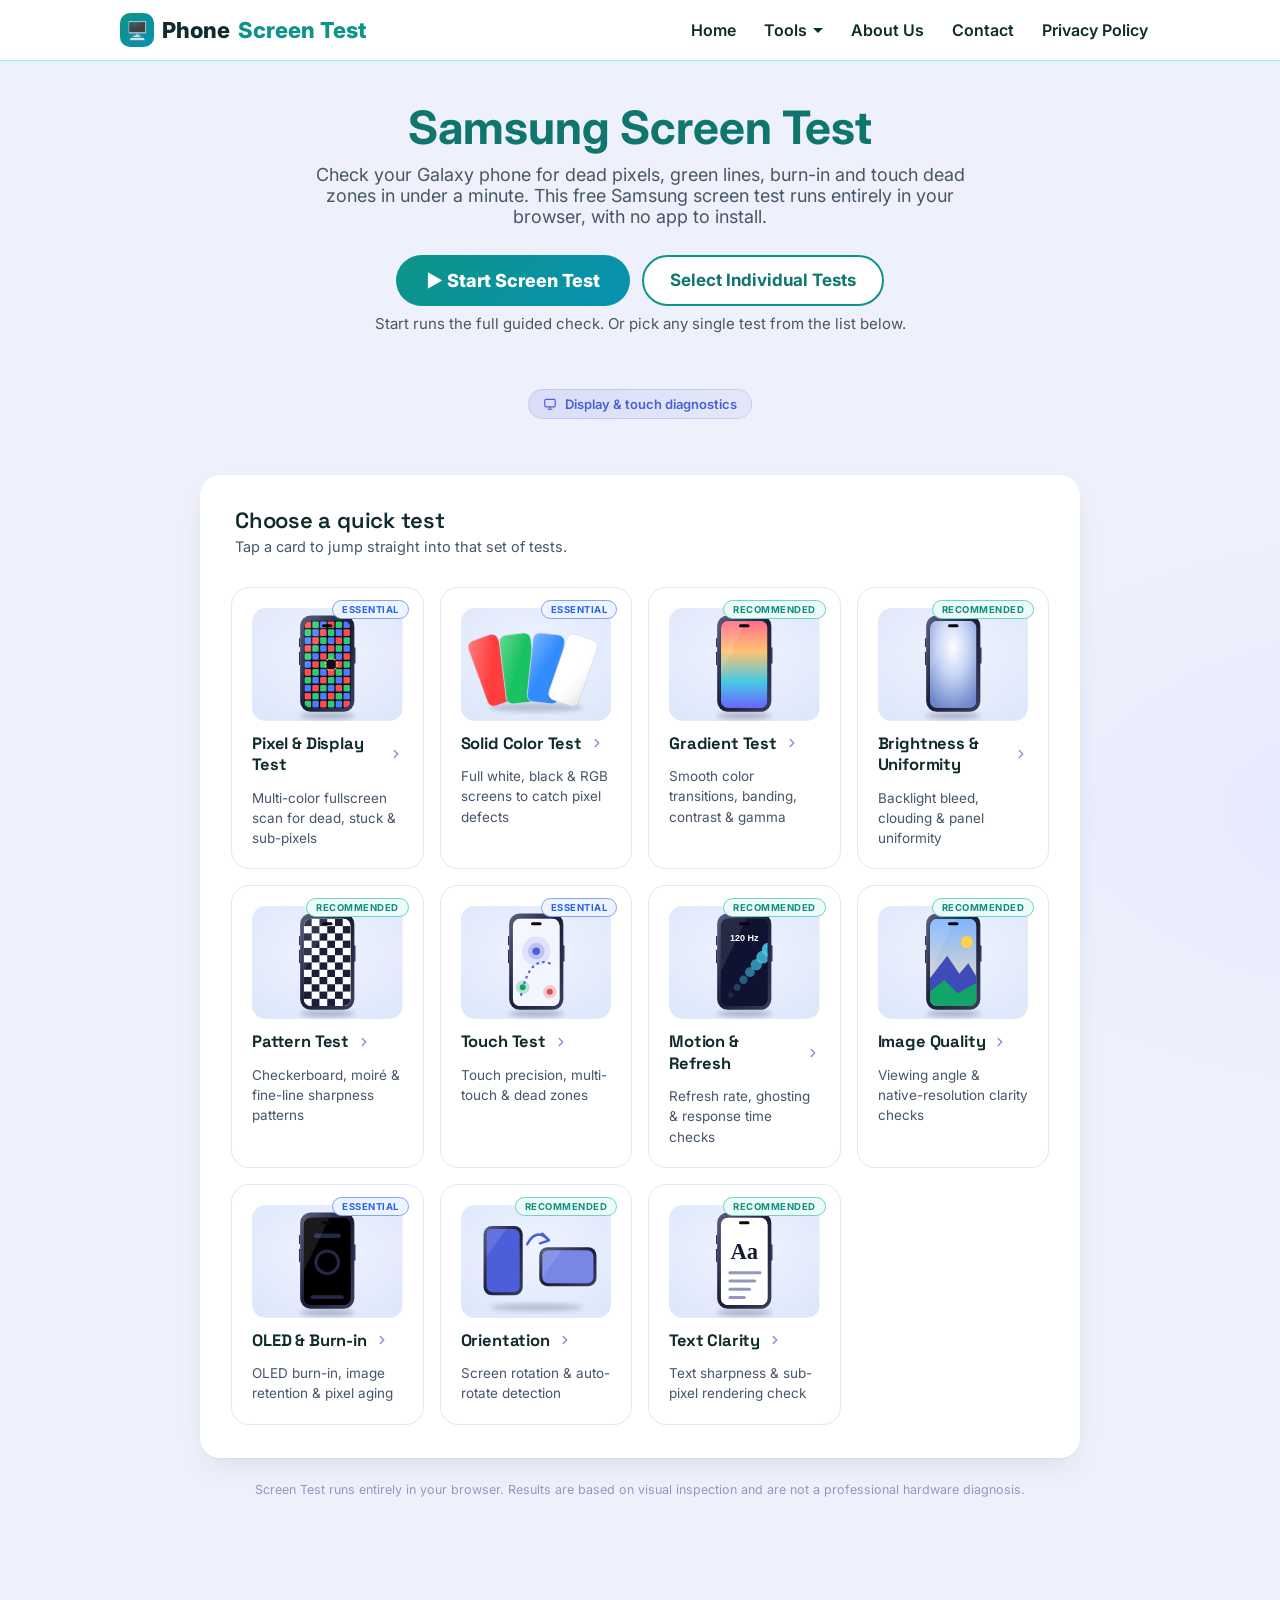
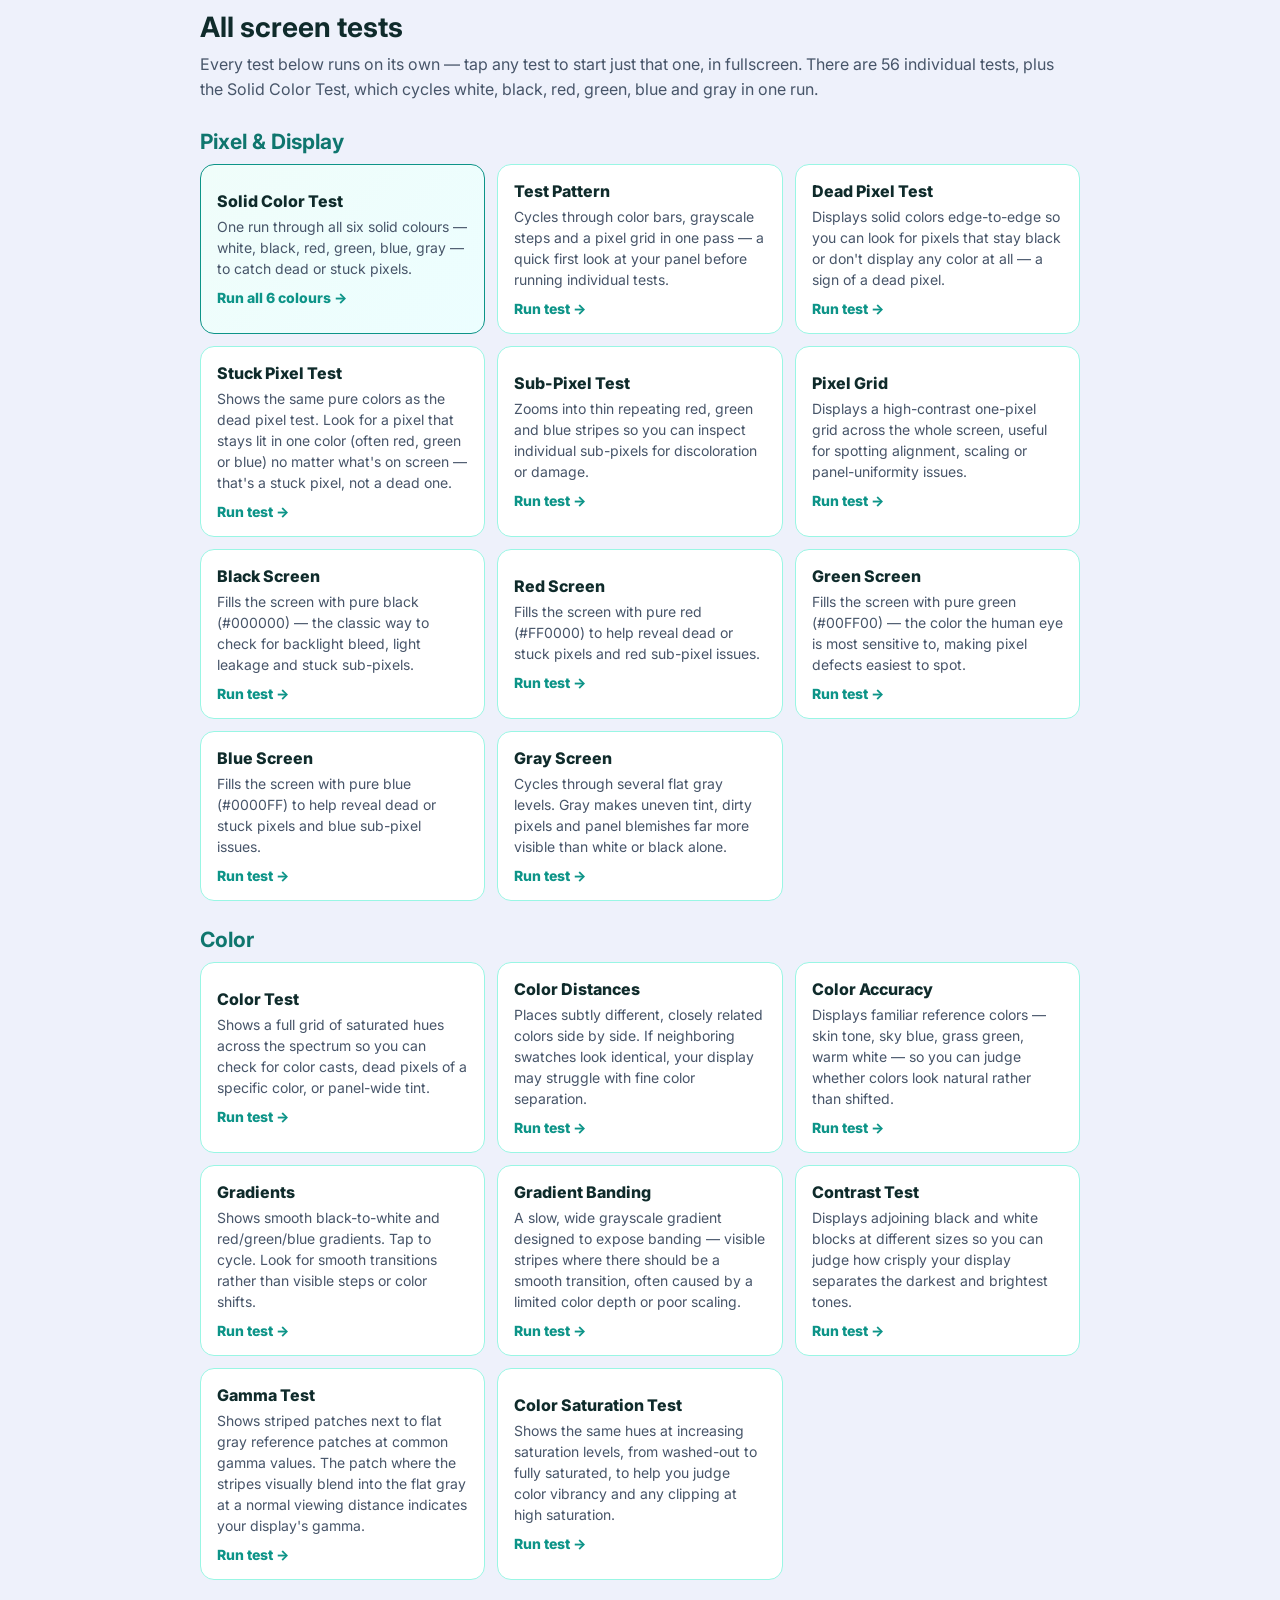
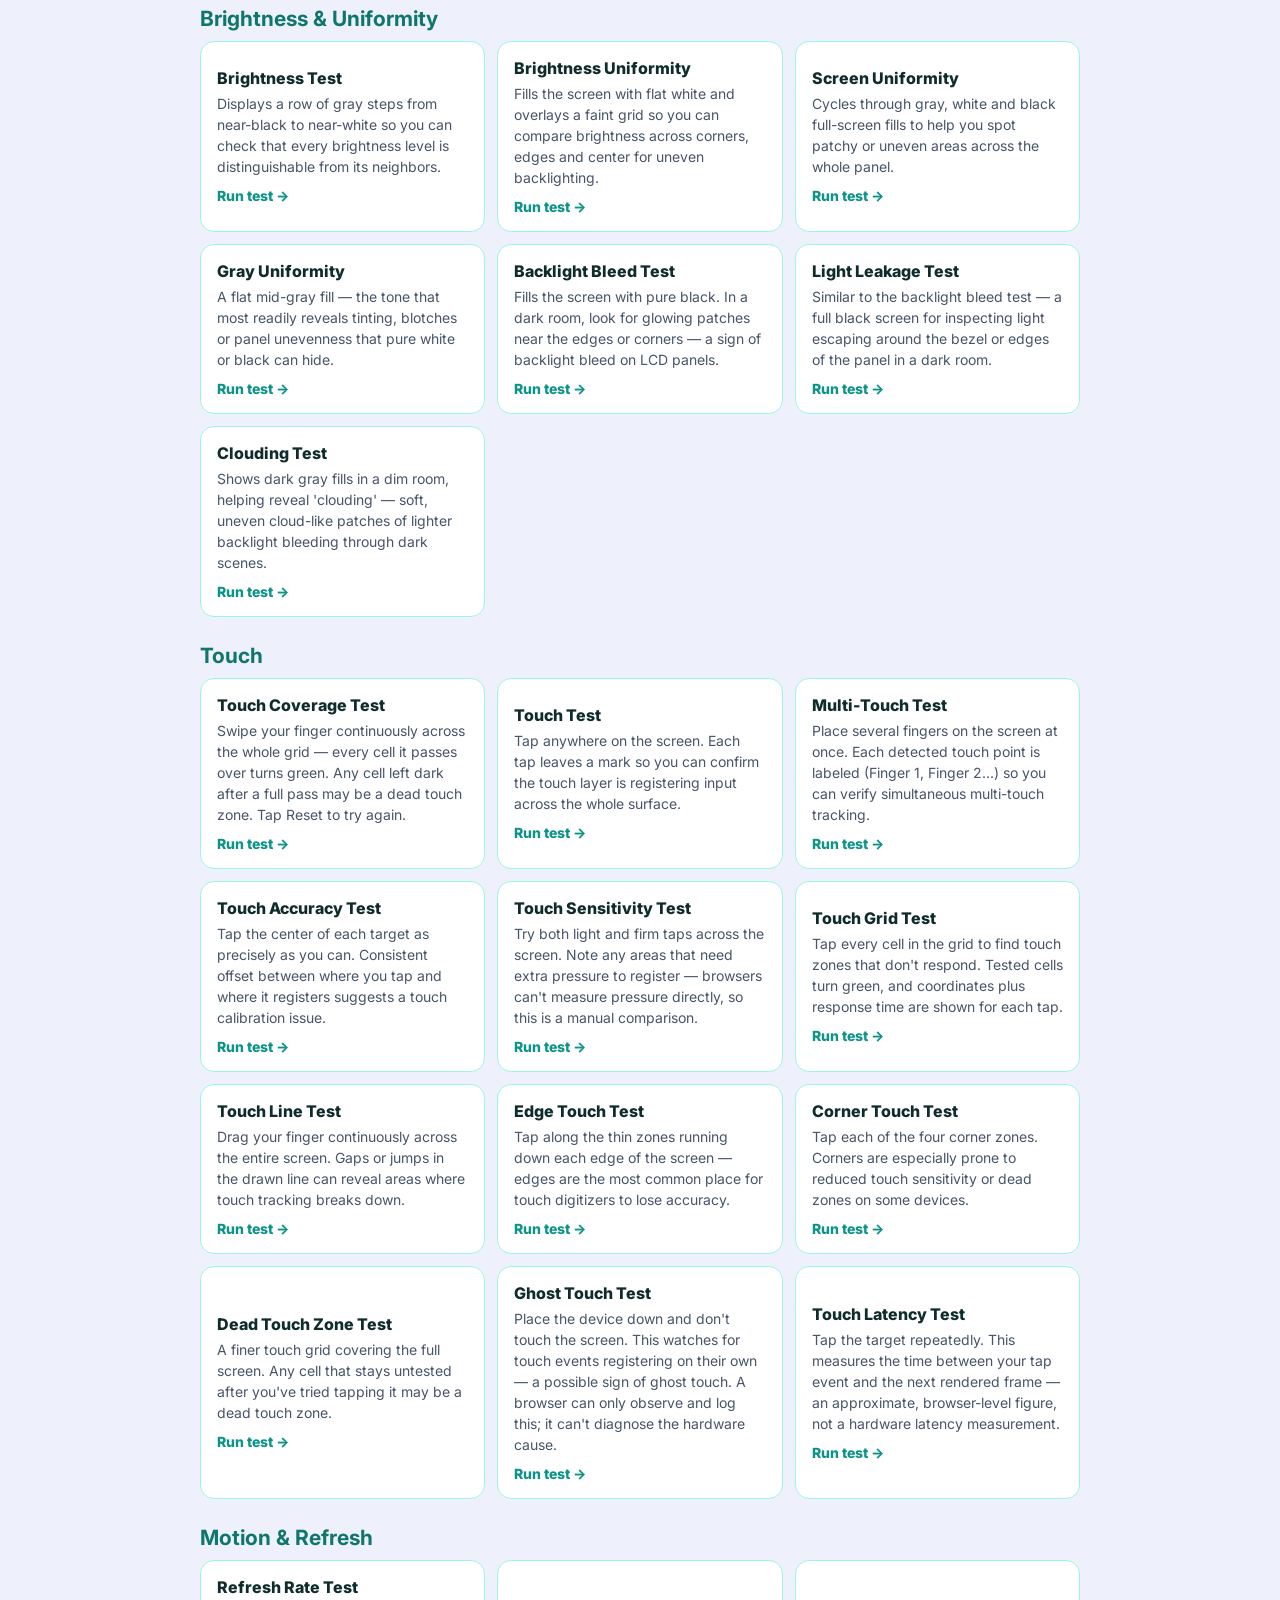
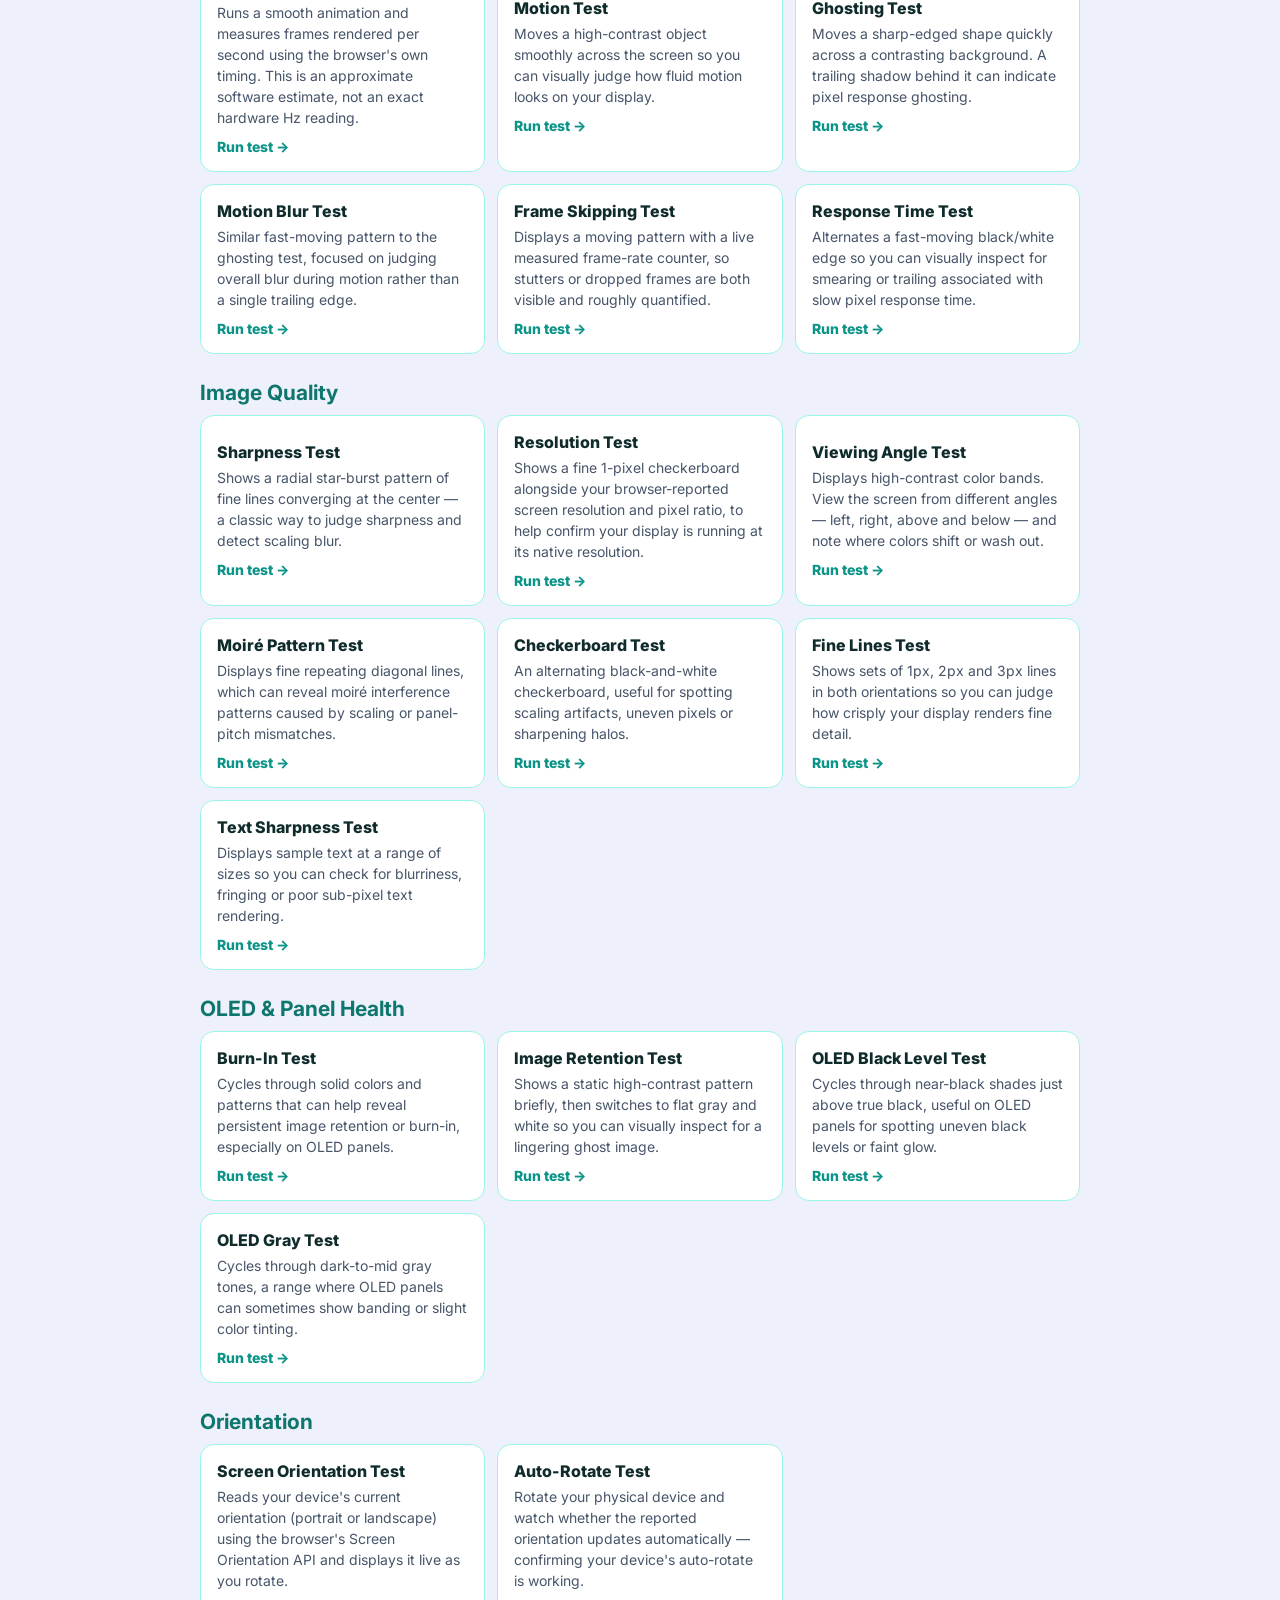
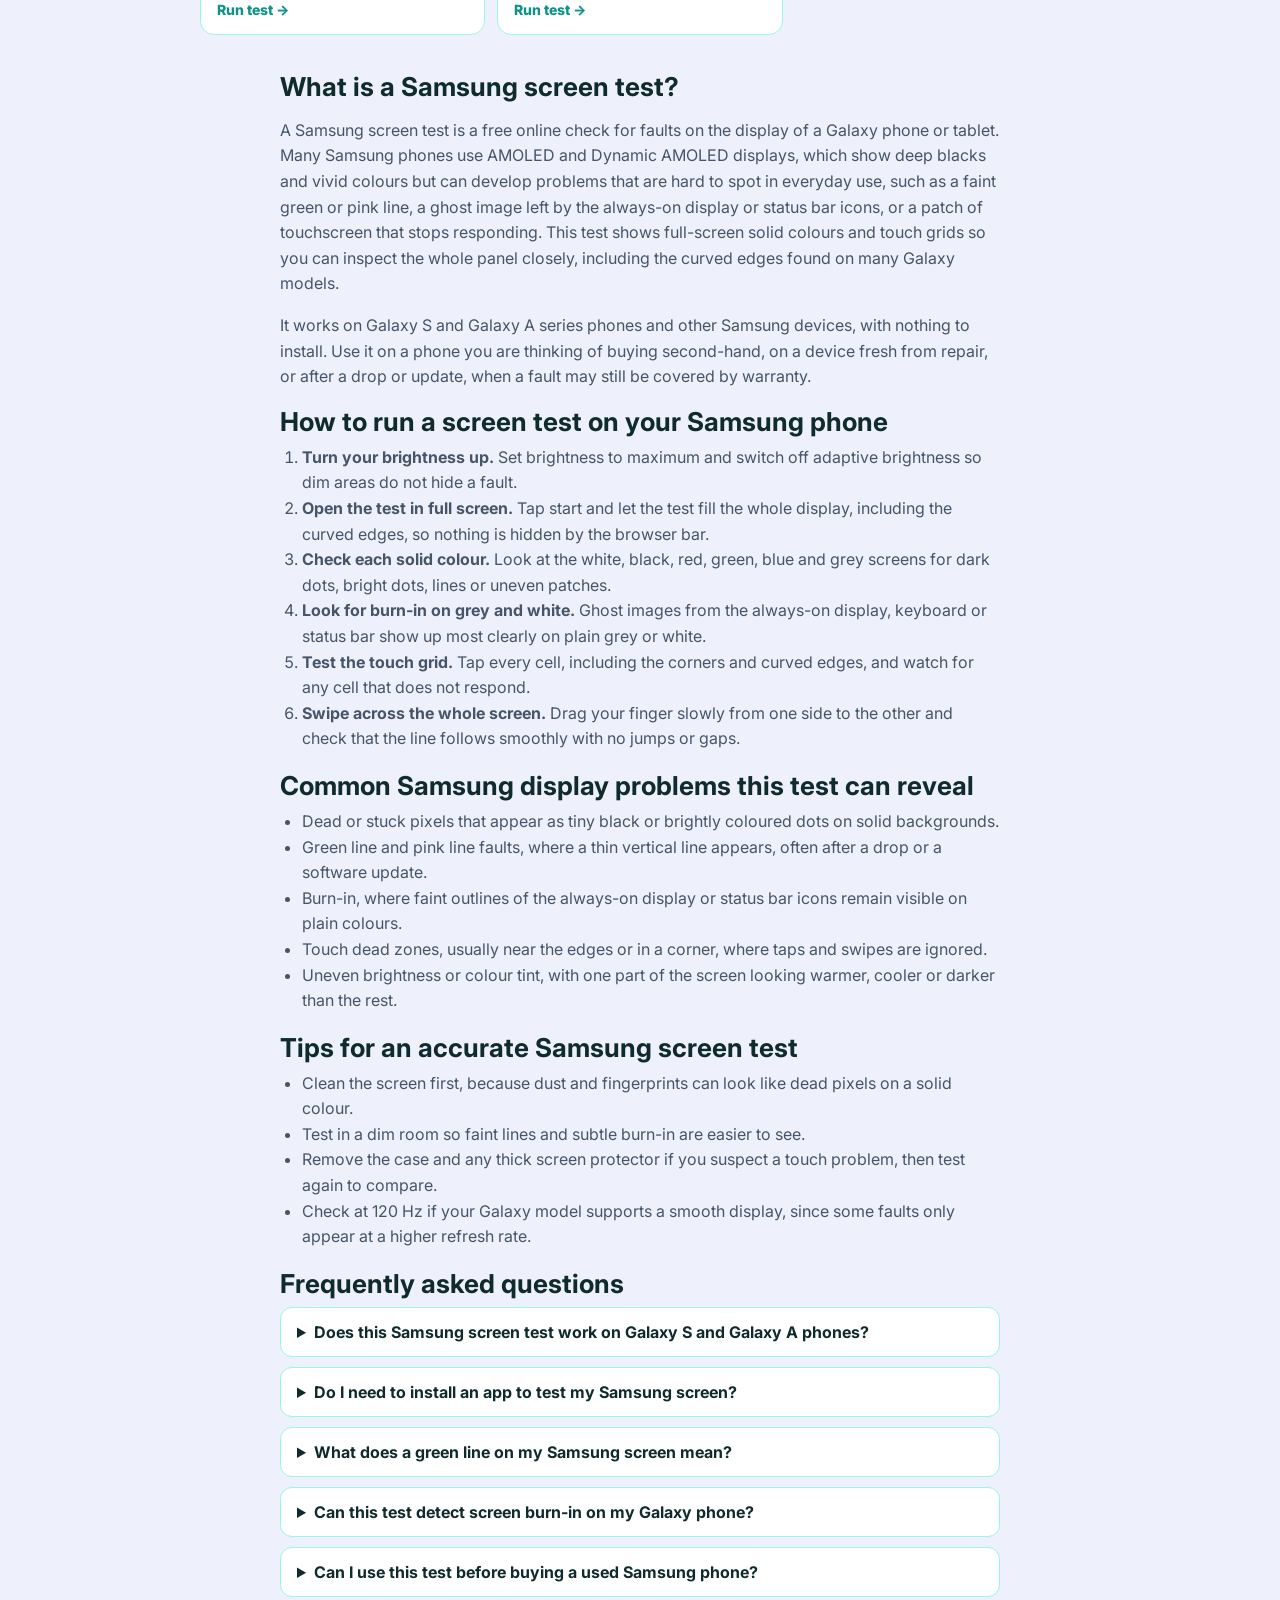
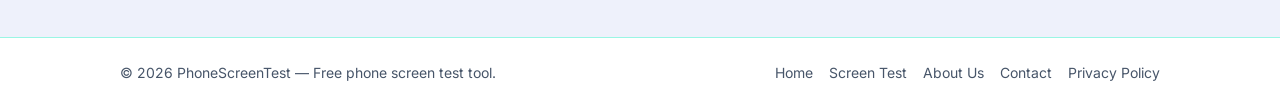
<file: samsung-screen-test.html>
<!DOCTYPE html>
<html lang="en">
<head>
<meta charset="UTF-8">
<meta name="viewport" content="width=device-width, initial-scale=1.0">
<title>Samsung Screen Test - Dead Pixels, Colors &amp; Touch (Free)</title>
<meta name="description" content="Test your Samsung Galaxy screen for dead pixels, green lines, burn-in and touch dead zones. Free online AMOLED screen test with no app and no download.">
<meta name="google-site-verification" content="_-BRUVU3ety-sxMiKPLYXIAc3S__Jb0sioMftiq5Fuo" />
<!-- Google tag (gtag.js) -->
<script async src="https://www.googletagmanager.com/gtag/js?id=G-2ZN1ZHYV9C"></script>
<script>
  window.dataLayer = window.dataLayer || [];
  function gtag(){dataLayer.push(arguments);}
  gtag('js', new Date());
  gtag('config', 'G-2ZN1ZHYV9C');
</script>
<meta name="keywords" content="samsung screen test, samsung display test, galaxy screen test, samsung dead pixel test, samsung touch test, galaxy burn in test">
<link rel="canonical" href="https://phonescreentest.github.io/samsung-screen-test.html">
<meta property="og:title" content="Samsung Screen Test - Dead Pixels, Colors &amp; Touch (Free)">
<meta property="og:description" content="Test your Samsung Galaxy screen for dead pixels, green lines, burn-in and touch dead zones. Free online AMOLED screen test with no app and no download.">
<meta property="og:type" content="website">
<meta property="og:url" content="https://phonescreentest.github.io/samsung-screen-test.html">
<link rel="stylesheet" href="https://fonts.googleapis.com/css2?family=Space+Grotesk:wght@500;600;700&family=Inter:wght@400;500;600;700&display=swap">
<link rel="stylesheet" href="screen-test-assets/style.css">
<link rel="icon" href="data:image/svg+xml,<svg xmlns='http://www.w3.org/2000/svg' viewBox='0 0 100 100'><text y='.9em' font-size='90'>🖥️</text></svg>">
<style>
:root{--bg:#f0fdfa;--panel:#fff;--panel2:#ccfbf1;--line:#99f6e4;--text:#0f2b2b;--muted:#475569;--accent:#0d9488;--accent2:#0891b2;--accent-dark:#0f766e}
*{box-sizing:border-box}
html{scroll-behavior:smooth}
a{color:var(--accent);text-decoration:none}
a:hover{text-decoration:underline}
.wrap{max-width:1080px;margin:0 auto;padding:0 20px}
header.site{background:#fff;border-bottom:1px solid var(--line);position:sticky;top:0;z-index:10}
header.site .wrap{display:flex;align-items:center;justify-content:space-between;min-height:60px}
.logo{font-size:22px;font-weight:800;color:var(--text);display:flex;align-items:center;gap:8px}
.logo:hover{text-decoration:none}
.logo .mark{width:34px;height:34px;border-radius:10px;background:linear-gradient(135deg,var(--accent),var(--accent2));color:#fff;display:inline-flex;align-items:center;justify-content:center;font-size:18px}
.logo b{color:var(--accent);font-weight:800}
nav.main{display:flex;gap:4px;flex-wrap:wrap}
nav.main a{color:var(--text);font-weight:600;padding:8px 12px;border-radius:8px}
nav.main a:hover,nav.main a.active{background:var(--panel2);color:var(--accent-dark);text-decoration:none}
.menu-btn{display:none}
.nav-drop{position:relative}
.nav-drop-btn{font-family:inherit;font-size:16px;font-weight:600;color:var(--text);background:none;border:0;padding:8px 12px;border-radius:8px;cursor:pointer;display:inline-flex;align-items:center;gap:6px}
.nav-drop-btn:hover,.nav-drop-btn.active{background:var(--panel2);color:var(--accent-dark)}
.nav-drop-btn .caret{width:0;height:0;border-left:5px solid transparent;border-right:5px solid transparent;border-top:5px solid currentColor;transition:transform .2s}
.nav-drop.open .nav-drop-btn .caret{transform:rotate(180deg)}
.nav-drop-menu{display:none;position:absolute;top:calc(100% + 6px);left:0;min-width:230px;background:#fff;border:1px solid var(--line);border-radius:12px;box-shadow:0 12px 30px rgba(13,148,136,.15);padding:6px;z-index:20}
.nav-drop.open .nav-drop-menu{display:block}
.nav-drop-menu a{display:block;padding:10px 12px;border-radius:8px;color:var(--text);font-weight:600}
.nav-drop-menu a:hover,.nav-drop-menu a.active{background:var(--panel2);color:var(--accent-dark);text-decoration:none}
.page-hero{text-align:center;padding:40px 20px 6px}
.page-hero h1{font-size:46px;line-height:1.15;margin:0 0 10px;color:var(--accent-dark)}
.page-hero p.lede{font-size:18px;color:var(--muted);max-width:660px;margin:0 auto 22px}
footer.site{border-top:1px solid var(--line);background:#fff;padding:26px 0;margin-top:20px}
footer.site .wrap{display:flex;justify-content:space-between;gap:16px;flex-wrap:wrap;color:var(--muted);font-size:14px}
footer.site nav{display:flex;gap:16px;flex-wrap:wrap}
footer.site nav a{color:var(--muted)}
/* Top actions: Start Screen Test + Select Individual Tests (own classes, no clash with plugin .btn) */
.pst-top-actions{display:flex;gap:12px;justify-content:center;flex-wrap:wrap;margin:0 auto 8px}
.pst-start{border:0;cursor:pointer;padding:15px 30px;border-radius:999px;font-size:18px;font-weight:800;color:#fff;background:linear-gradient(135deg,var(--accent),var(--accent2));font-family:inherit}
.pst-start:hover{opacity:.92}
.pst-select{border:2px solid var(--accent);background:#fff;color:var(--accent-dark);cursor:pointer;padding:13px 26px;border-radius:999px;font-size:17px;font-weight:700;font-family:inherit}
.pst-select:hover{background:var(--panel2)}
.pst-top-note{text-align:center;color:var(--muted);font-size:15px;margin:6px 0 0}
/* All-tests list below the tool (own .pst- classes; plugin .card/.btn untouched) */
.pst-all{max-width:920px;margin:0 auto;padding:30px 20px 10px}
.pst-all h2{font-size:28px;margin:0 0 8px;color:var(--text)}
.pst-all-intro{color:var(--muted);font-size:16px;line-height:1.6;margin:0 0 10px}
.pst-all h3{font-size:21px;margin:26px 0 10px;color:var(--accent-dark)}
.pst-test-grid{display:grid;grid-template-columns:repeat(auto-fill,minmax(260px,1fr));gap:12px}
.pst-test-btn{display:block;width:100%;text-align:left;background:#fff;border:1px solid var(--line);border-radius:14px;padding:16px;cursor:pointer;font-family:inherit}
.pst-test-btn:hover{border-color:var(--accent);box-shadow:0 6px 18px rgba(13,148,136,.14)}
.pst-test-name{display:block;font-size:16px;font-weight:800;color:var(--text)}
.pst-test-desc{display:block;font-size:14px;line-height:1.5;color:var(--muted);margin:5px 0 10px}
.pst-test-run{display:inline-block;font-size:14px;font-weight:800;color:var(--accent)}
.pst-test-group{background:linear-gradient(135deg,#f0fdfa,#ecfeff);border-color:var(--accent)}
/* SEO content under the tool (own classes, no clash with the tool stylesheet) */
.st-info{max-width:760px;margin:0 auto;padding:26px 20px 10px}
.st-info h2{font-size:26px;margin:0 0 8px;color:#0f2b2b}
.st-info p,.st-info li{color:#475569;font-size:16px;line-height:1.6}
.st-info ul,.st-info ol{margin:8px 0 18px;padding-left:22px}
.st-info details{background:#fff;border:1px solid var(--line);border-radius:12px;padding:14px 16px;margin-bottom:10px}
.st-info summary{font-weight:700;cursor:pointer;font-size:16px;color:#0f2b2b}
.st-info details p{margin:8px 0 0}
@media (max-width:820px){
  .page-hero h1{font-size:34px}
  .nav-drop{width:100%}
  .nav-drop-btn{width:100%;justify-content:space-between}
  .nav-drop-menu{position:static;box-shadow:none;border:0;border-radius:0;background:transparent;padding:2px 0 2px 14px;min-width:0}
  .nav-drop-menu a{padding:10px 12px}
  header.site .wrap{position:relative}
  .menu-btn{display:flex;flex-direction:column;justify-content:center;gap:5px;width:40px;height:40px;padding:9px;background:none;border:0;cursor:pointer}
  .menu-btn span{display:block;height:3px;background:var(--text);border-radius:2px;transition:transform .2s,opacity .2s}
  .menu-btn.open span:nth-child(1){transform:translateY(8px) rotate(45deg)}
  .menu-btn.open span:nth-child(2){opacity:0}
  .menu-btn.open span:nth-child(3){transform:translateY(-8px) rotate(-45deg)}
  nav.main{display:none}
  nav.main.open{display:flex;flex-direction:column;position:absolute;top:100%;left:0;right:0;background:#fff;border-bottom:1px solid var(--line);padding:10px 20px 14px;gap:2px}
  nav.main.open a{padding:10px 12px}
}
</style>
</head>
<body>
<header class="site">
  <div class="wrap">
    <a class="logo" href="https://phonescreentest.github.io/"><span class="mark">🖥️</span>Phone<b> Screen Test</b></a>
    <button type="button" class="menu-btn" id="menuBtn" aria-label="Menu" aria-expanded="false"><span></span><span></span><span></span></button>
    <nav class="main">
      <a href="https://phonescreentest.github.io/">Home</a>
      <div class="nav-drop">
        <button type="button" class="nav-drop-btn" aria-expanded="false" aria-haspopup="true">Tools <span class="caret" aria-hidden="true"></span></button>
        <div class="nav-drop-menu">
          <a href="https://phonescreentest.github.io/">Screen Test</a>
        </div>
      </div>
      <a href="about.html">About Us</a>
      <a href="contact.html">Contact</a>
      <a href="privacy-policy.html">Privacy Policy</a>
    </nav>
  </div>
</header>
<main class="wrap">
  <div class="page-hero">
    <h1>Samsung Screen Test</h1>
    <p class="lede">Check your Galaxy phone for dead pixels, green lines, burn-in and touch dead zones in under a minute. This free Samsung screen test runs entirely in your browser, with no app to install.</p>
  </div>

  <div class="pst-top-actions">
    <button type="button" class="pst-start" data-stt-start>&#9654; Start Screen Test</button>
    <button type="button" class="pst-select" id="pstSelectBtn">Select Individual Tests</button>
  </div>
  <p class="pst-top-note">Start runs the full guided check. Or pick any single test from the list below.</p>

<div class="screen-test-tool-wrapper">
<div id="screen-test-app" style="visibility:hidden">

  <!-- ============ CATEGORY QUICK-START SCREEN ============ -->
  <div id="category-screen">
    <div class="page-wrap">
      <header class="hero">
        <span class="eyebrow">
          <svg width="14" height="14" style="width:14px;height:14px" viewBox="0 0 24 24" fill="none" stroke="currentColor" stroke-width="2"><rect x="3" y="4" width="18" height="13" rx="2"/><path d="M8 21h8M12 17v4"/></svg>
          Display &amp; touch diagnostics
        </span>
      </header>

      <div class="card" id="screen-test-cards">
        <div class="card-header">
          <h2>Choose a quick test</h2>
          <p>Tap a card to jump straight into that set of tests.</p>
        </div>
        <div class="category-grid" id="category-grid"></div>
      </div>

      <div class="individual-tests-link-wrap" style="text-align:center;margin-top:20px;">
        <button class="link-btn" id="show-individual-tests-link">Or choose individual tests →</button>
      </div>

      <footer class="tiny-note">Screen Test runs entirely in your browser. Results are based on visual inspection and are not a professional hardware diagnosis.</footer>
    </div>
  </div>

  <!-- ============ SELECTION SCREEN (advanced / individual tests) ============ -->
  <div id="selection-screen" class="hidden">
    <div class="page-wrap">
      <div style="margin-bottom:10px;">
        <button class="link-btn" id="back-to-quickstart-link">← Back to quick start</button>
      </div>
      <header class="hero">
        <span class="eyebrow">
          <svg width="14" height="14" style="width:14px;height:14px" viewBox="0 0 24 24" fill="none" stroke="currentColor" stroke-width="2"><rect x="3" y="4" width="18" height="13" rx="2"/><path d="M8 21h8M12 17v4"/></svg>
          Display &amp; touch diagnostics
        </span>
      </header>

      <div class="card">
        <div class="card-header">
          <h2>Choose the test(s) you would like to perform</h2>
          <p>Tap a test to select it, or the info icon to see what it checks.</p>
        </div>
        <div class="categories" id="categories-container"></div>

        <div class="control-bar">
          <div class="bulk-actions">
            <button class="link-btn" id="select-all-btn">Select all</button>
            <button class="link-btn" id="select-none-btn">Select none</button>
            <span class="count-pill" id="count-pill"><b>0</b> tests selected</span>
          </div>
          <div class="action-btns">
            <button class="btn btn-ghost" id="setup-guide-btn">View setup guide</button>
            <button class="btn btn-primary" id="start-test-btn" disabled>Start test</button>
          </div>
        </div>
      </div>

      <footer class="tiny-note">Screen Test runs entirely in your browser. Results are based on visual inspection and are not a professional hardware diagnosis.</footer>
    </div>
  </div>

  <!-- ============ TEST RUNNER ============ -->
  <div id="test-runner" class="hidden">
    <div id="runner-topbar">
      <span class="topbar-chip" id="progress-chip">Test 1 of 1<span class="test-title" id="runner-test-name"></span></span>
    </div>
    <div id="test-stage" role="region" aria-label="Test display area"></div>
    <button id="stt-v102-runner-controls-toggle" type="button" aria-label="Hide test navigation" aria-expanded="true" title="Hide test navigation">
      <svg class="stt-v102-toggle-arrow stt-v102-toggle-arrow-down" viewBox="0 0 24 24" fill="none" stroke="currentColor" stroke-width="2.4" stroke-linecap="round" stroke-linejoin="round"><path d="M6 9l6 6 6-6"/></svg>
      <svg class="stt-v102-toggle-arrow stt-v102-toggle-arrow-up" viewBox="0 0 24 24" fill="none" stroke="currentColor" stroke-width="2.4" stroke-linecap="round" stroke-linejoin="round"><path d="M6 15l6-6 6 6"/></svg>
    </button>
    <div id="runner-bottombar">
      <button class="rbtn" id="btn-prev" aria-label="Previous test">
        <svg viewBox="0 0 24 24" fill="none" stroke="currentColor" stroke-width="2.2" stroke-linecap="round" stroke-linejoin="round"><path d="M15 18l-6-6 6-6"/></svg>
        Previous
      </button>
      <button class="rbtn bad" id="btn-problem">
        <svg viewBox="0 0 24 24" fill="none" stroke="currentColor" stroke-width="2.2" stroke-linecap="round" stroke-linejoin="round"><path d="M12 9v4M12 17h.01M10.3 3.9L1.8 18a2 2 0 001.7 3h17a2 2 0 001.7-3L13.7 3.9a2 2 0 00-3.4 0z"/></svg>
        Problem found
      </button>
      <button class="rbtn good" id="btn-good">
        <svg viewBox="0 0 24 24" fill="none" stroke="currentColor" stroke-width="2.2" stroke-linecap="round" stroke-linejoin="round"><path d="M20 6L9 17l-5-5"/></svg>
        Looks good
      </button>
      <button class="rbtn" id="btn-skip">Skip</button>
      <button class="rbtn" id="btn-next" aria-label="Next test">
        Next
        <svg viewBox="0 0 24 24" fill="none" stroke="currentColor" stroke-width="2.2" stroke-linecap="round" stroke-linejoin="round"><path d="M9 18l6-6-6-6"/></svg>
      </button>
    </div>

    <!-- Inside the fullscreen element so the confirmation remains visible. -->
    <div class="modal-overlay hidden" id="exit-modal-overlay">
      <div class="modal" style="max-width:380px;" role="dialog" aria-modal="true" aria-labelledby="exit-modal-title">
        <h3 id="exit-modal-title">Exit this test?</h3>
        <p>Your progress on remaining tests will be lost. Completed results so far won't be saved.</p>
        <div class="modal-actions">
          <button class="btn" id="exit-cancel-btn">Keep testing</button>
          <button class="btn btn-danger" id="exit-confirm-btn">Exit</button>
        </div>
      </div>
    </div>
  </div>

  <!-- ============ RESULTS SCREEN ============ -->
  <div id="results-screen" class="hidden">
    <div class="page-wrap">
      <header class="hero">
        <span class="eyebrow">
          <svg width="14" height="14" style="width:14px;height:14px" viewBox="0 0 24 24" fill="none" stroke="currentColor" stroke-width="2"><path d="M20 6L9 17l-5-5"/></svg>
          Screen test complete
        </span>
        <h2 style="font-size:clamp(30px,5vw,42px);">Your results</h2>
        <p>Here's how your display performed across the tests you ran.</p>
      </header>
      <div class="card">
        <div class="results-summary" id="results-summary"></div>
        <div class="result-list" id="results-list"></div>
        <div class="control-bar" style="justify-content:center;">
          <div class="action-btns">
            <button class="btn" id="test-again-btn">Test again</button>
            <button class="btn" id="run-failed-btn">Run failed tests</button>
            <button class="btn btn-primary" id="new-test-btn">Start new test</button>
            <button class="btn stt-results-close" id="results-close-btn">Close</button>
          </div>
        </div>
      </div>
      <footer class="tiny-note">Your results are based on the tests you performed and are not a professional hardware diagnosis.</footer>
    </div>
  </div>

  <!-- Info modal -->
  <div class="modal-overlay hidden" id="info-modal-overlay">
    <div class="modal" role="dialog" aria-modal="true" aria-labelledby="info-modal-title">
      <span class="cat-tag" id="info-modal-cat"></span>
      <h3 id="info-modal-title"></h3>
      <p id="info-modal-desc"></p>
      <div class="modal-actions">
        <button class="btn" id="info-modal-close">Close</button>
        <button class="btn btn-primary" id="info-modal-select">Select this test</button>
      </div>
    </div>
  </div>

  <!-- Setup guide modal -->
  <div class="modal-overlay hidden" id="guide-modal-overlay">
    <div class="modal" style="max-width:480px;" role="dialog" aria-modal="true" aria-labelledby="guide-modal-title">
      <h3 id="guide-modal-title">Before you start</h3>
      <ol class="guide-list">
        <li><span class="num">1</span> Clean your screen so smudges aren't mistaken for dead pixels or clouding.</li>
        <li><span class="num">2</span> Dim the room for backlight bleed, light leakage, and black-level tests — these show up best in the dark.</li>
        <li><span class="num">3</span> Use normal room lighting for color, brightness, and uniformity tests.</li>
        <li><span class="num">4</span> For touch tests, use a finger or stylus and try to cover the entire screen, including edges and corners.</li>
        <li><span class="num">5</span> Fullscreen mode gives the most accurate results — allow it if your browser prompts you.</li>
        <li><span class="num">6</span> Motion and refresh-rate readings are approximate, browser-measured estimates — not exact hardware specs.</li>
      </ol>
      <div class="modal-actions">
        <button class="btn btn-primary" id="guide-modal-close">Got it</button>
      </div>
    </div>
  </div>

</div>
  </div>

<section class="pst-all" id="all-tests">
<h2>All screen tests</h2>
<p class="pst-all-intro">Every test below runs on its own — tap any test to start just that one, in fullscreen. There are 56 individual tests, plus the Solid Color Test, which cycles white, black, red, green, blue and gray in one run.</p>
<h3>Pixel &amp; Display</h3>
<div class="pst-test-grid">
<button type="button" class="pst-test-btn pst-test-group" data-group-label="Solid Color Test"><span class="pst-test-name">Solid Color Test</span><span class="pst-test-desc">One run through all six solid colours — white, black, red, green, blue, gray — to catch dead or stuck pixels.</span><span class="pst-test-run">Run all 6 colours →</span></button>
<button type="button" class="pst-test-btn" data-test-id="test-pattern"><span class="pst-test-name">Test Pattern</span><span class="pst-test-desc">Cycles through color bars, grayscale steps and a pixel grid in one pass — a quick first look at your panel before running individual tests.</span><span class="pst-test-run">Run test →</span></button>
<button type="button" class="pst-test-btn" data-test-id="dead-pixel"><span class="pst-test-name">Dead Pixel Test</span><span class="pst-test-desc">Displays solid colors edge-to-edge so you can look for pixels that stay black or don&#x27;t display any color at all — a sign of a dead pixel.</span><span class="pst-test-run">Run test →</span></button>
<button type="button" class="pst-test-btn" data-test-id="stuck-pixel"><span class="pst-test-name">Stuck Pixel Test</span><span class="pst-test-desc">Shows the same pure colors as the dead pixel test. Look for a pixel that stays lit in one color (often red, green or blue) no matter what&#x27;s on screen — that&#x27;s a stuck pixel, not a dead one.</span><span class="pst-test-run">Run test →</span></button>
<button type="button" class="pst-test-btn" data-test-id="sub-pixel"><span class="pst-test-name">Sub-Pixel Test</span><span class="pst-test-desc">Zooms into thin repeating red, green and blue stripes so you can inspect individual sub-pixels for discoloration or damage.</span><span class="pst-test-run">Run test →</span></button>
<button type="button" class="pst-test-btn" data-test-id="pixel-grid"><span class="pst-test-name">Pixel Grid</span><span class="pst-test-desc">Displays a high-contrast one-pixel grid across the whole screen, useful for spotting alignment, scaling or panel-uniformity issues.</span><span class="pst-test-run">Run test →</span></button>
<button type="button" class="pst-test-btn" data-test-id="black-screen"><span class="pst-test-name">Black Screen</span><span class="pst-test-desc">Fills the screen with pure black (#000000) — the classic way to check for backlight bleed, light leakage and stuck sub-pixels.</span><span class="pst-test-run">Run test →</span></button>
<button type="button" class="pst-test-btn" data-test-id="red-screen"><span class="pst-test-name">Red Screen</span><span class="pst-test-desc">Fills the screen with pure red (#FF0000) to help reveal dead or stuck pixels and red sub-pixel issues.</span><span class="pst-test-run">Run test →</span></button>
<button type="button" class="pst-test-btn" data-test-id="green-screen"><span class="pst-test-name">Green Screen</span><span class="pst-test-desc">Fills the screen with pure green (#00FF00) — the color the human eye is most sensitive to, making pixel defects easiest to spot.</span><span class="pst-test-run">Run test →</span></button>
<button type="button" class="pst-test-btn" data-test-id="blue-screen"><span class="pst-test-name">Blue Screen</span><span class="pst-test-desc">Fills the screen with pure blue (#0000FF) to help reveal dead or stuck pixels and blue sub-pixel issues.</span><span class="pst-test-run">Run test →</span></button>
<button type="button" class="pst-test-btn" data-test-id="gray-screen"><span class="pst-test-name">Gray Screen</span><span class="pst-test-desc">Cycles through several flat gray levels. Gray makes uneven tint, dirty pixels and panel blemishes far more visible than white or black alone.</span><span class="pst-test-run">Run test →</span></button>
</div>
<h3>Color</h3>
<div class="pst-test-grid">
<button type="button" class="pst-test-btn" data-test-id="color-test"><span class="pst-test-name">Color Test</span><span class="pst-test-desc">Shows a full grid of saturated hues across the spectrum so you can check for color casts, dead pixels of a specific color, or panel-wide tint.</span><span class="pst-test-run">Run test →</span></button>
<button type="button" class="pst-test-btn" data-test-id="color-distances"><span class="pst-test-name">Color Distances</span><span class="pst-test-desc">Places subtly different, closely related colors side by side. If neighboring swatches look identical, your display may struggle with fine color separation.</span><span class="pst-test-run">Run test →</span></button>
<button type="button" class="pst-test-btn" data-test-id="color-accuracy"><span class="pst-test-name">Color Accuracy</span><span class="pst-test-desc">Displays familiar reference colors — skin tone, sky blue, grass green, warm white — so you can judge whether colors look natural rather than shifted.</span><span class="pst-test-run">Run test →</span></button>
<button type="button" class="pst-test-btn" data-test-id="gradients"><span class="pst-test-name">Gradients</span><span class="pst-test-desc">Shows smooth black-to-white and red/green/blue gradients. Tap to cycle. Look for smooth transitions rather than visible steps or color shifts.</span><span class="pst-test-run">Run test →</span></button>
<button type="button" class="pst-test-btn" data-test-id="gradient-banding"><span class="pst-test-name">Gradient Banding</span><span class="pst-test-desc">A slow, wide grayscale gradient designed to expose banding — visible stripes where there should be a smooth transition, often caused by a limited color depth or poor scaling.</span><span class="pst-test-run">Run test →</span></button>
<button type="button" class="pst-test-btn" data-test-id="contrast-test"><span class="pst-test-name">Contrast Test</span><span class="pst-test-desc">Displays adjoining black and white blocks at different sizes so you can judge how crisply your display separates the darkest and brightest tones.</span><span class="pst-test-run">Run test →</span></button>
<button type="button" class="pst-test-btn" data-test-id="gamma-test"><span class="pst-test-name">Gamma Test</span><span class="pst-test-desc">Shows striped patches next to flat gray reference patches at common gamma values. The patch where the stripes visually blend into the flat gray at a normal viewing distance indicates your display&#x27;s gamma.</span><span class="pst-test-run">Run test →</span></button>
<button type="button" class="pst-test-btn" data-test-id="color-saturation"><span class="pst-test-name">Color Saturation Test</span><span class="pst-test-desc">Shows the same hues at increasing saturation levels, from washed-out to fully saturated, to help you judge color vibrancy and any clipping at high saturation.</span><span class="pst-test-run">Run test →</span></button>
</div>
<h3>Brightness &amp; Uniformity</h3>
<div class="pst-test-grid">
<button type="button" class="pst-test-btn" data-test-id="brightness-test"><span class="pst-test-name">Brightness Test</span><span class="pst-test-desc">Displays a row of gray steps from near-black to near-white so you can check that every brightness level is distinguishable from its neighbors.</span><span class="pst-test-run">Run test →</span></button>
<button type="button" class="pst-test-btn" data-test-id="brightness-uniformity"><span class="pst-test-name">Brightness Uniformity</span><span class="pst-test-desc">Fills the screen with flat white and overlays a faint grid so you can compare brightness across corners, edges and center for uneven backlighting.</span><span class="pst-test-run">Run test →</span></button>
<button type="button" class="pst-test-btn" data-test-id="screen-uniformity"><span class="pst-test-name">Screen Uniformity</span><span class="pst-test-desc">Cycles through gray, white and black full-screen fills to help you spot patchy or uneven areas across the whole panel.</span><span class="pst-test-run">Run test →</span></button>
<button type="button" class="pst-test-btn" data-test-id="gray-uniformity"><span class="pst-test-name">Gray Uniformity</span><span class="pst-test-desc">A flat mid-gray fill — the tone that most readily reveals tinting, blotches or panel unevenness that pure white or black can hide.</span><span class="pst-test-run">Run test →</span></button>
<button type="button" class="pst-test-btn" data-test-id="backlight-bleed"><span class="pst-test-name">Backlight Bleed Test</span><span class="pst-test-desc">Fills the screen with pure black. In a dark room, look for glowing patches near the edges or corners — a sign of backlight bleed on LCD panels.</span><span class="pst-test-run">Run test →</span></button>
<button type="button" class="pst-test-btn" data-test-id="light-leakage"><span class="pst-test-name">Light Leakage Test</span><span class="pst-test-desc">Similar to the backlight bleed test — a full black screen for inspecting light escaping around the bezel or edges of the panel in a dark room.</span><span class="pst-test-run">Run test →</span></button>
<button type="button" class="pst-test-btn" data-test-id="clouding-test"><span class="pst-test-name">Clouding Test</span><span class="pst-test-desc">Shows dark gray fills in a dim room, helping reveal &#x27;clouding&#x27; — soft, uneven cloud-like patches of lighter backlight bleeding through dark scenes.</span><span class="pst-test-run">Run test →</span></button>
</div>
<h3>Touch</h3>
<div class="pst-test-grid">
<button type="button" class="pst-test-btn" data-test-id="touch-coverage"><span class="pst-test-name">Touch Coverage Test</span><span class="pst-test-desc">Swipe your finger continuously across the whole grid — every cell it passes over turns green. Any cell left dark after a full pass may be a dead touch zone. Tap Reset to try again.</span><span class="pst-test-run">Run test →</span></button>
<button type="button" class="pst-test-btn" data-test-id="touch-test"><span class="pst-test-name">Touch Test</span><span class="pst-test-desc">Tap anywhere on the screen. Each tap leaves a mark so you can confirm the touch layer is registering input across the whole surface.</span><span class="pst-test-run">Run test →</span></button>
<button type="button" class="pst-test-btn" data-test-id="multi-touch"><span class="pst-test-name">Multi-Touch Test</span><span class="pst-test-desc">Place several fingers on the screen at once. Each detected touch point is labeled (Finger 1, Finger 2...) so you can verify simultaneous multi-touch tracking.</span><span class="pst-test-run">Run test →</span></button>
<button type="button" class="pst-test-btn" data-test-id="touch-accuracy"><span class="pst-test-name">Touch Accuracy Test</span><span class="pst-test-desc">Tap the center of each target as precisely as you can. Consistent offset between where you tap and where it registers suggests a touch calibration issue.</span><span class="pst-test-run">Run test →</span></button>
<button type="button" class="pst-test-btn" data-test-id="touch-sensitivity"><span class="pst-test-name">Touch Sensitivity Test</span><span class="pst-test-desc">Try both light and firm taps across the screen. Note any areas that need extra pressure to register — browsers can&#x27;t measure pressure directly, so this is a manual comparison.</span><span class="pst-test-run">Run test →</span></button>
<button type="button" class="pst-test-btn" data-test-id="touch-grid"><span class="pst-test-name">Touch Grid Test</span><span class="pst-test-desc">Tap every cell in the grid to find touch zones that don&#x27;t respond. Tested cells turn green, and coordinates plus response time are shown for each tap.</span><span class="pst-test-run">Run test →</span></button>
<button type="button" class="pst-test-btn" data-test-id="touch-line"><span class="pst-test-name">Touch Line Test</span><span class="pst-test-desc">Drag your finger continuously across the entire screen. Gaps or jumps in the drawn line can reveal areas where touch tracking breaks down.</span><span class="pst-test-run">Run test →</span></button>
<button type="button" class="pst-test-btn" data-test-id="edge-touch"><span class="pst-test-name">Edge Touch Test</span><span class="pst-test-desc">Tap along the thin zones running down each edge of the screen — edges are the most common place for touch digitizers to lose accuracy.</span><span class="pst-test-run">Run test →</span></button>
<button type="button" class="pst-test-btn" data-test-id="corner-touch"><span class="pst-test-name">Corner Touch Test</span><span class="pst-test-desc">Tap each of the four corner zones. Corners are especially prone to reduced touch sensitivity or dead zones on some devices.</span><span class="pst-test-run">Run test →</span></button>
<button type="button" class="pst-test-btn" data-test-id="dead-touch-zone"><span class="pst-test-name">Dead Touch Zone Test</span><span class="pst-test-desc">A finer touch grid covering the full screen. Any cell that stays untested after you&#x27;ve tried tapping it may be a dead touch zone.</span><span class="pst-test-run">Run test →</span></button>
<button type="button" class="pst-test-btn" data-test-id="ghost-touch"><span class="pst-test-name">Ghost Touch Test</span><span class="pst-test-desc">Place the device down and don&#x27;t touch the screen. This watches for touch events registering on their own — a possible sign of ghost touch. A browser can only observe and log this; it can&#x27;t diagnose the hardware cause.</span><span class="pst-test-run">Run test →</span></button>
<button type="button" class="pst-test-btn" data-test-id="touch-latency"><span class="pst-test-name">Touch Latency Test</span><span class="pst-test-desc">Tap the target repeatedly. This measures the time between your tap event and the next rendered frame — an approximate, browser-level figure, not a hardware latency measurement.</span><span class="pst-test-run">Run test →</span></button>
</div>
<h3>Motion &amp; Refresh</h3>
<div class="pst-test-grid">
<button type="button" class="pst-test-btn" data-test-id="refresh-rate"><span class="pst-test-name">Refresh Rate Test</span><span class="pst-test-desc">Runs a smooth animation and measures frames rendered per second using the browser&#x27;s own timing. This is an approximate software estimate, not an exact hardware Hz reading.</span><span class="pst-test-run">Run test →</span></button>
<button type="button" class="pst-test-btn" data-test-id="motion-test"><span class="pst-test-name">Motion Test</span><span class="pst-test-desc">Moves a high-contrast object smoothly across the screen so you can visually judge how fluid motion looks on your display.</span><span class="pst-test-run">Run test →</span></button>
<button type="button" class="pst-test-btn" data-test-id="ghosting-test"><span class="pst-test-name">Ghosting Test</span><span class="pst-test-desc">Moves a sharp-edged shape quickly across a contrasting background. A trailing shadow behind it can indicate pixel response ghosting.</span><span class="pst-test-run">Run test →</span></button>
<button type="button" class="pst-test-btn" data-test-id="motion-blur"><span class="pst-test-name">Motion Blur Test</span><span class="pst-test-desc">Similar fast-moving pattern to the ghosting test, focused on judging overall blur during motion rather than a single trailing edge.</span><span class="pst-test-run">Run test →</span></button>
<button type="button" class="pst-test-btn" data-test-id="frame-skipping"><span class="pst-test-name">Frame Skipping Test</span><span class="pst-test-desc">Displays a moving pattern with a live measured frame-rate counter, so stutters or dropped frames are both visible and roughly quantified.</span><span class="pst-test-run">Run test →</span></button>
<button type="button" class="pst-test-btn" data-test-id="response-time"><span class="pst-test-name">Response Time Test</span><span class="pst-test-desc">Alternates a fast-moving black/white edge so you can visually inspect for smearing or trailing associated with slow pixel response time.</span><span class="pst-test-run">Run test →</span></button>
</div>
<h3>Image Quality</h3>
<div class="pst-test-grid">
<button type="button" class="pst-test-btn" data-test-id="sharpness-test"><span class="pst-test-name">Sharpness Test</span><span class="pst-test-desc">Shows a radial star-burst pattern of fine lines converging at the center — a classic way to judge sharpness and detect scaling blur.</span><span class="pst-test-run">Run test →</span></button>
<button type="button" class="pst-test-btn" data-test-id="resolution-test"><span class="pst-test-name">Resolution Test</span><span class="pst-test-desc">Shows a fine 1-pixel checkerboard alongside your browser-reported screen resolution and pixel ratio, to help confirm your display is running at its native resolution.</span><span class="pst-test-run">Run test →</span></button>
<button type="button" class="pst-test-btn" data-test-id="viewing-angle"><span class="pst-test-name">Viewing Angle Test</span><span class="pst-test-desc">Displays high-contrast color bands. View the screen from different angles — left, right, above and below — and note where colors shift or wash out.</span><span class="pst-test-run">Run test →</span></button>
<button type="button" class="pst-test-btn" data-test-id="moire-test"><span class="pst-test-name">Moiré Pattern Test</span><span class="pst-test-desc">Displays fine repeating diagonal lines, which can reveal moiré interference patterns caused by scaling or panel-pitch mismatches.</span><span class="pst-test-run">Run test →</span></button>
<button type="button" class="pst-test-btn" data-test-id="checkerboard-test"><span class="pst-test-name">Checkerboard Test</span><span class="pst-test-desc">An alternating black-and-white checkerboard, useful for spotting scaling artifacts, uneven pixels or sharpening halos.</span><span class="pst-test-run">Run test →</span></button>
<button type="button" class="pst-test-btn" data-test-id="fine-lines-test"><span class="pst-test-name">Fine Lines Test</span><span class="pst-test-desc">Shows sets of 1px, 2px and 3px lines in both orientations so you can judge how crisply your display renders fine detail.</span><span class="pst-test-run">Run test →</span></button>
<button type="button" class="pst-test-btn" data-test-id="text-sharpness"><span class="pst-test-name">Text Sharpness Test</span><span class="pst-test-desc">Displays sample text at a range of sizes so you can check for blurriness, fringing or poor sub-pixel text rendering.</span><span class="pst-test-run">Run test →</span></button>
</div>
<h3>OLED &amp; Panel Health</h3>
<div class="pst-test-grid">
<button type="button" class="pst-test-btn" data-test-id="burn-in"><span class="pst-test-name">Burn-In Test</span><span class="pst-test-desc">Cycles through solid colors and patterns that can help reveal persistent image retention or burn-in, especially on OLED panels.</span><span class="pst-test-run">Run test →</span></button>
<button type="button" class="pst-test-btn" data-test-id="image-retention"><span class="pst-test-name">Image Retention Test</span><span class="pst-test-desc">Shows a static high-contrast pattern briefly, then switches to flat gray and white so you can visually inspect for a lingering ghost image.</span><span class="pst-test-run">Run test →</span></button>
<button type="button" class="pst-test-btn" data-test-id="oled-black-level"><span class="pst-test-name">OLED Black Level Test</span><span class="pst-test-desc">Cycles through near-black shades just above true black, useful on OLED panels for spotting uneven black levels or faint glow.</span><span class="pst-test-run">Run test →</span></button>
<button type="button" class="pst-test-btn" data-test-id="oled-gray"><span class="pst-test-name">OLED Gray Test</span><span class="pst-test-desc">Cycles through dark-to-mid gray tones, a range where OLED panels can sometimes show banding or slight color tinting.</span><span class="pst-test-run">Run test →</span></button>
</div>
<h3>Orientation</h3>
<div class="pst-test-grid">
<button type="button" class="pst-test-btn" data-test-id="screen-orientation"><span class="pst-test-name">Screen Orientation Test</span><span class="pst-test-desc">Reads your device&#x27;s current orientation (portrait or landscape) using the browser&#x27;s Screen Orientation API and displays it live as you rotate.</span><span class="pst-test-run">Run test →</span></button>
<button type="button" class="pst-test-btn" data-test-id="auto-rotate"><span class="pst-test-name">Auto-Rotate Test</span><span class="pst-test-desc">Rotate your physical device and watch whether the reported orientation updates automatically — confirming your device&#x27;s auto-rotate is working.</span><span class="pst-test-run">Run test →</span></button>
</div>
</section>

  <section class="st-info">
<h2>What is a Samsung screen test?</h2><p>A Samsung screen test is a free online check for faults on the display of a Galaxy phone or tablet. Many Samsung phones use AMOLED and Dynamic AMOLED displays, which show deep blacks and vivid colours but can develop problems that are hard to spot in everyday use, such as a faint green or pink line, a ghost image left by the always-on display or status bar icons, or a patch of touchscreen that stops responding. This test shows full-screen solid colours and touch grids so you can inspect the whole panel closely, including the curved edges found on many Galaxy models.</p><p>It works on Galaxy S and Galaxy A series phones and other Samsung devices, with nothing to install. Use it on a phone you are thinking of buying second-hand, on a device fresh from repair, or after a drop or update, when a fault may still be covered by warranty.</p><h2>How to run a screen test on your Samsung phone</h2><ol><li><strong>Turn your brightness up.</strong> Set brightness to maximum and switch off adaptive brightness so dim areas do not hide a fault.</li><li><strong>Open the test in full screen.</strong> Tap start and let the test fill the whole display, including the curved edges, so nothing is hidden by the browser bar.</li><li><strong>Check each solid colour.</strong> Look at the white, black, red, green, blue and grey screens for dark dots, bright dots, lines or uneven patches.</li><li><strong>Look for burn-in on grey and white.</strong> Ghost images from the always-on display, keyboard or status bar show up most clearly on plain grey or white.</li><li><strong>Test the touch grid.</strong> Tap every cell, including the corners and curved edges, and watch for any cell that does not respond.</li><li><strong>Swipe across the whole screen.</strong> Drag your finger slowly from one side to the other and check that the line follows smoothly with no jumps or gaps.</li></ol><h2>Common Samsung display problems this test can reveal</h2><ul><li>Dead or stuck pixels that appear as tiny black or brightly coloured dots on solid backgrounds.</li><li>Green line and pink line faults, where a thin vertical line appears, often after a drop or a software update.</li><li>Burn-in, where faint outlines of the always-on display or status bar icons remain visible on plain colours.</li><li>Touch dead zones, usually near the edges or in a corner, where taps and swipes are ignored.</li><li>Uneven brightness or colour tint, with one part of the screen looking warmer, cooler or darker than the rest.</li></ul><h2>Tips for an accurate Samsung screen test</h2><ul><li>Clean the screen first, because dust and fingerprints can look like dead pixels on a solid colour.</li><li>Test in a dim room so faint lines and subtle burn-in are easier to see.</li><li>Remove the case and any thick screen protector if you suspect a touch problem, then test again to compare.</li><li>Check at 120 Hz if your Galaxy model supports a smooth display, since some faults only appear at a higher refresh rate.</li></ul><h2>Frequently asked questions</h2><details><summary>Does this Samsung screen test work on Galaxy S and Galaxy A phones?</summary><p>Yes. It works on Galaxy S, Galaxy A and other Samsung phones and tablets, because it runs in the browser and does not depend on the model.</p></details><details><summary>Do I need to install an app to test my Samsung screen?</summary><p>No. The test runs entirely in your web browser, with nothing to download, no account and no permissions.</p></details><details><summary>What does a green line on my Samsung screen mean?</summary><p>A thin green vertical line usually points to a hardware fault in the display panel or its connection, often after a drop or update. Fixing it normally needs a screen replacement.</p></details><details><summary>Can this test detect screen burn-in on my Galaxy phone?</summary><p>Yes. Burn-in shows as a faint ghost image on plain grey or white screens. It is most common where the same icons stay on screen for a long time, such as the always-on display and the status bar.</p></details><details><summary>Can I use this test before buying a used Samsung phone?</summary><p>Yes. Open the test on the phone you are about to buy, run the colour and touch checks, and look for lines, burn-in or dead spots before you hand over any money.</p></details>
  </section>
</main>
<footer class="site">
  <div class="wrap">
    <span>© 2026 PhoneScreenTest — Free phone screen test tool.</span>
    <nav>
      <a href="https://phonescreentest.github.io/">Home</a>
      <a href="https://phonescreentest.github.io/">Screen Test</a>
      <a href="about.html">About Us</a>
      <a href="contact.html">Contact</a>
      <a href="privacy-policy.html">Privacy Policy</a>
    </nav>
  </div>
</footer>
<script>
/* Header menu: hamburger toggle + Tools dropdown (same behaviour as our other sites). */
(function () {
  var menuBtn = document.getElementById('menuBtn');
  var mainNav = document.querySelector('nav.main');
  if (menuBtn && mainNav) {
    menuBtn.addEventListener('click', function () {
      var open = mainNav.classList.toggle('open');
      menuBtn.classList.toggle('open', open);
      menuBtn.setAttribute('aria-expanded', open ? 'true' : 'false');
    });
    mainNav.querySelectorAll('a').forEach(function (a) {
      a.addEventListener('click', function () {
        mainNav.classList.remove('open');
        menuBtn.classList.remove('open');
        menuBtn.setAttribute('aria-expanded', 'false');
      });
    });
  }
  var drop = document.querySelector('.nav-drop');
  if (drop) {
    var btn = drop.querySelector('.nav-drop-btn');
    btn.addEventListener('click', function (e) {
      e.stopPropagation();
      var open = drop.classList.toggle('open');
      btn.setAttribute('aria-expanded', open ? 'true' : 'false');
    });
    document.addEventListener('click', function (e) {
      if (!drop.contains(e.target)) {
        drop.classList.remove('open');
        btn.setAttribute('aria-expanded', 'false');
      }
    });
  }
})();
</script>
<script src="pst.js"></script>
<script src="screen-test-assets/app.js"></script>
</body>
</html>
</file>
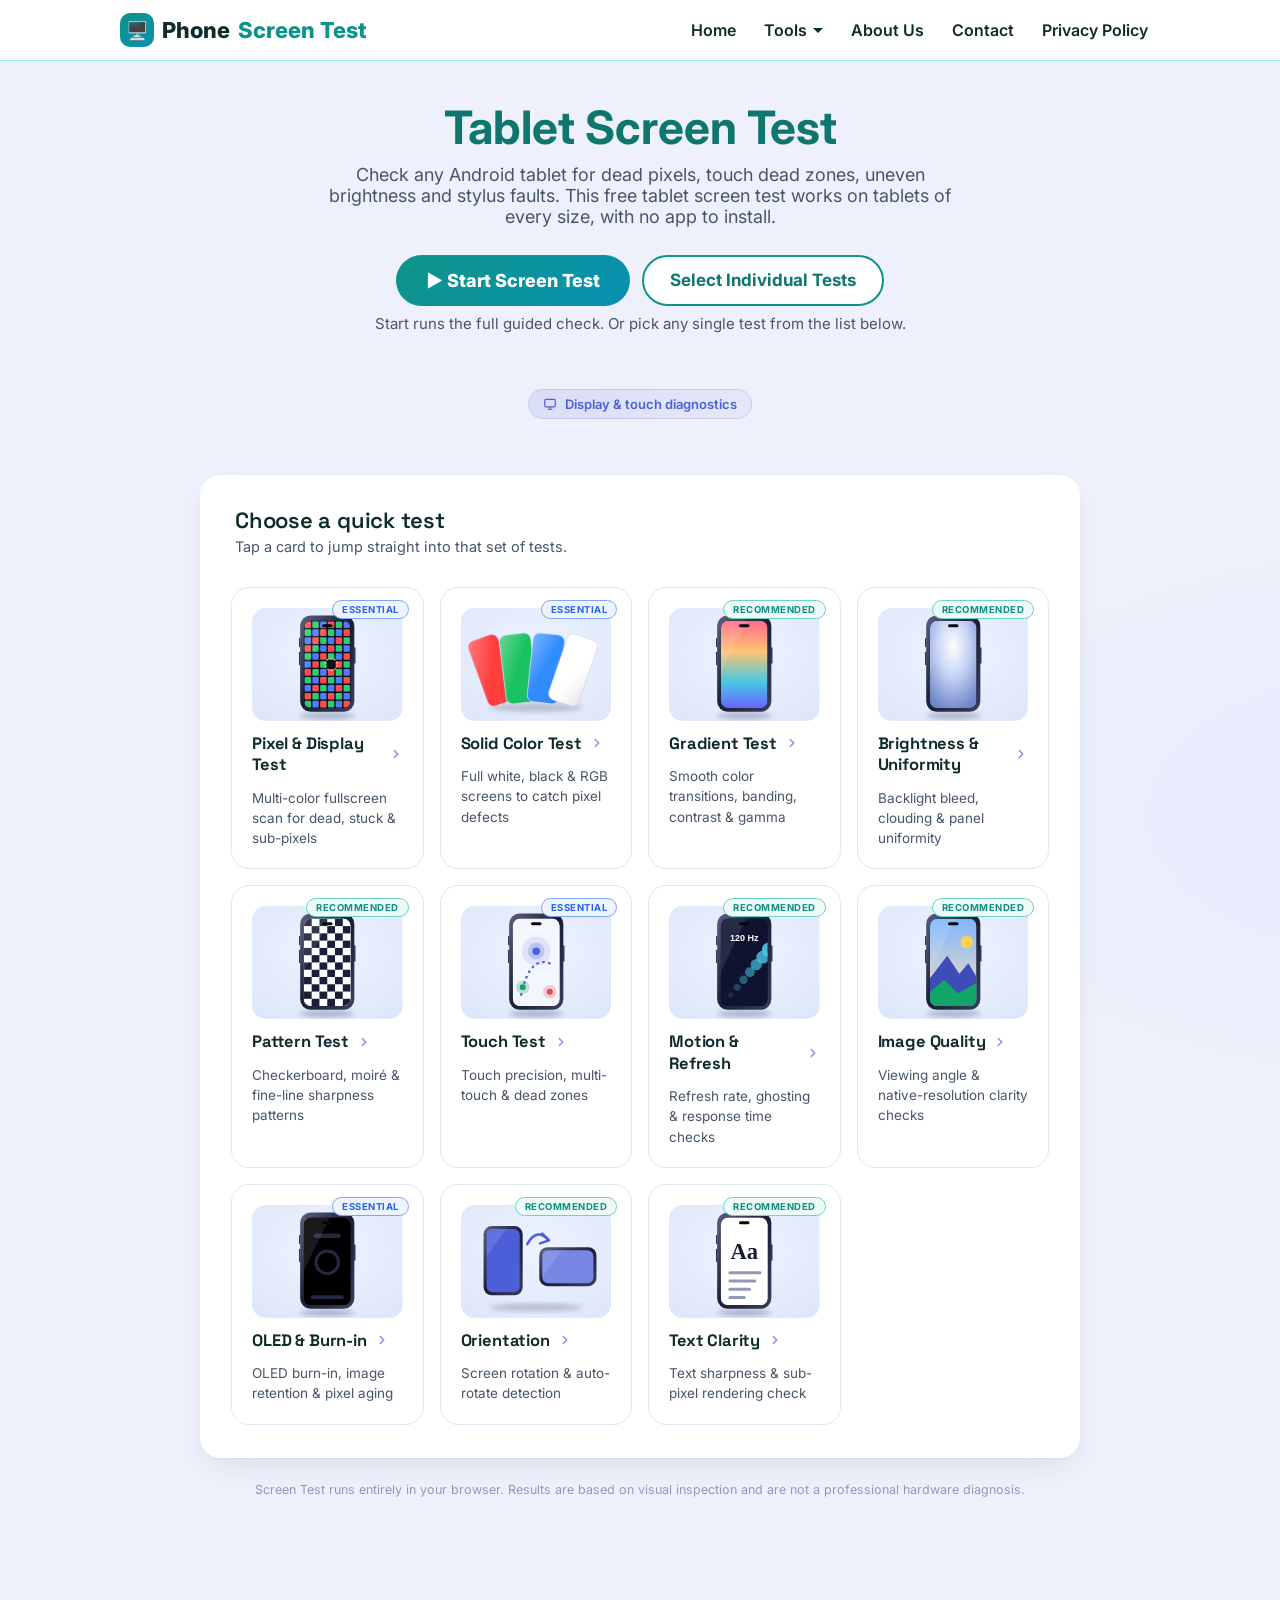
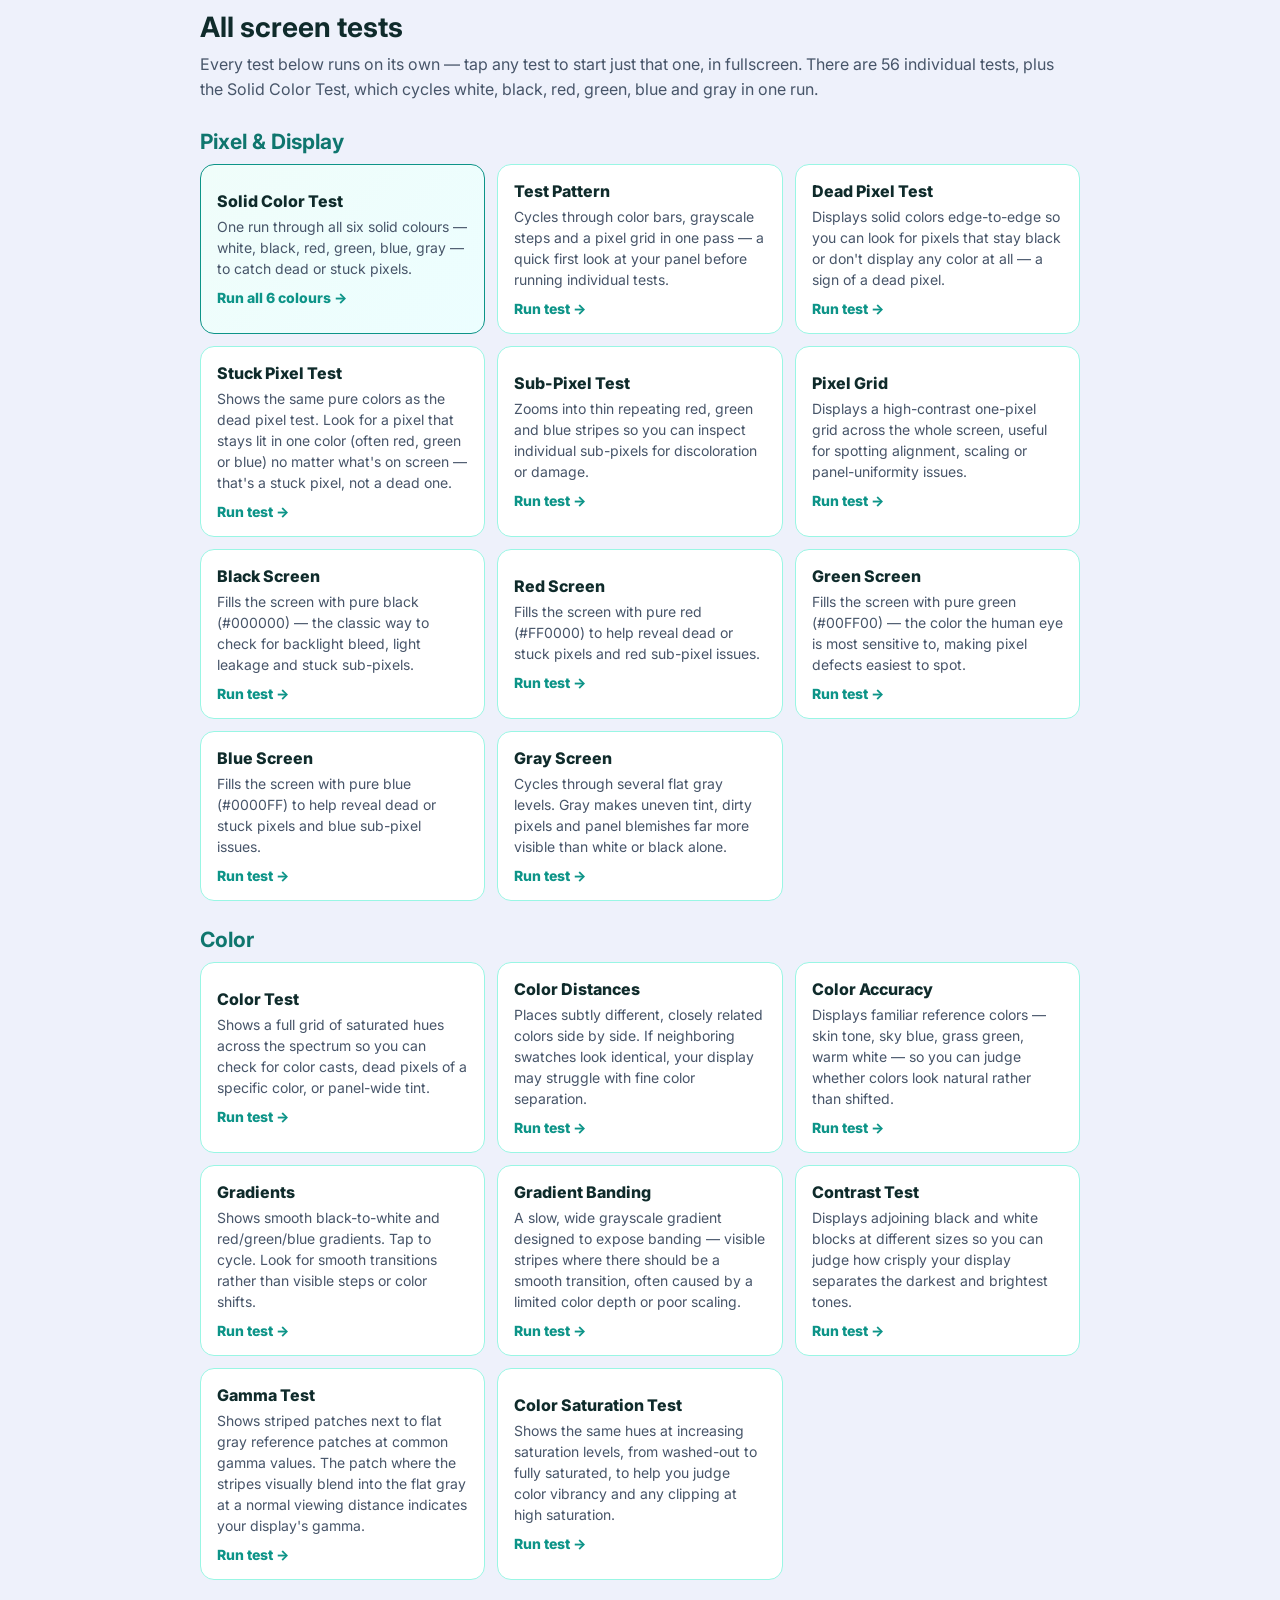
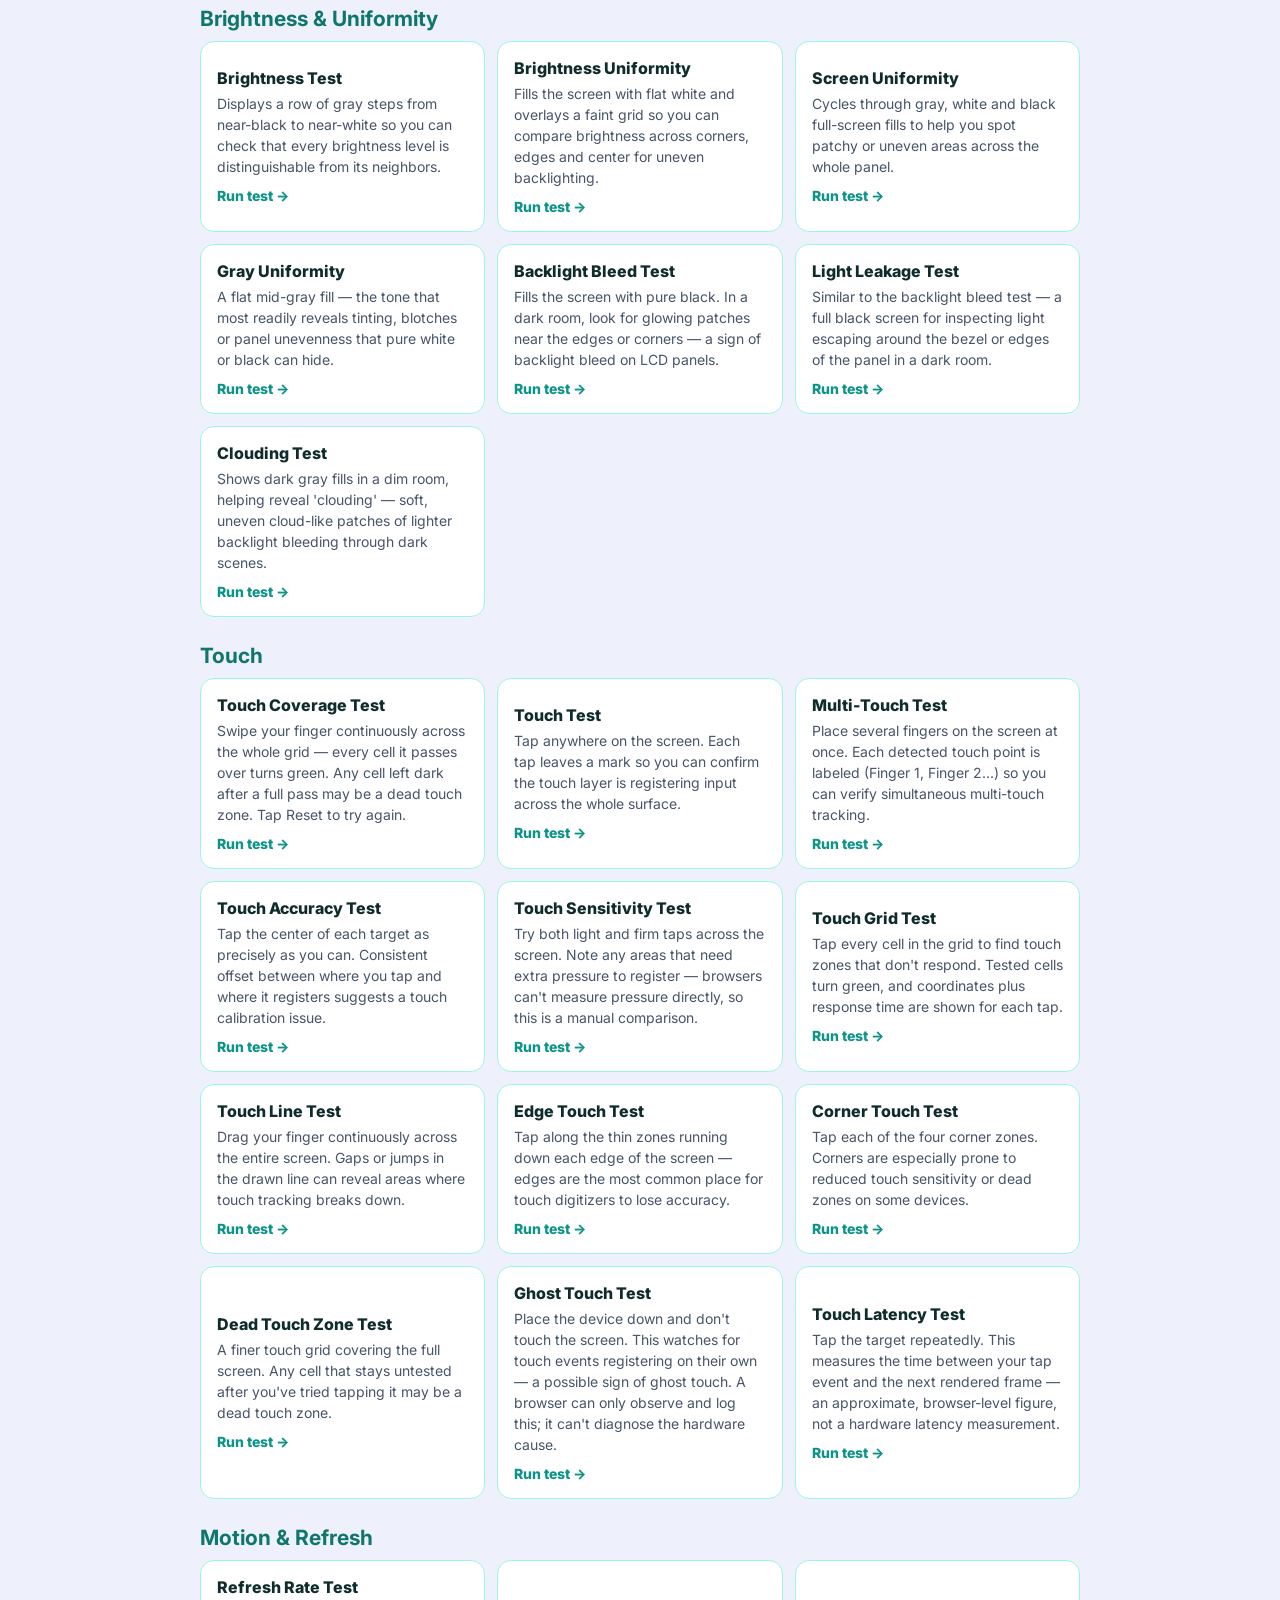
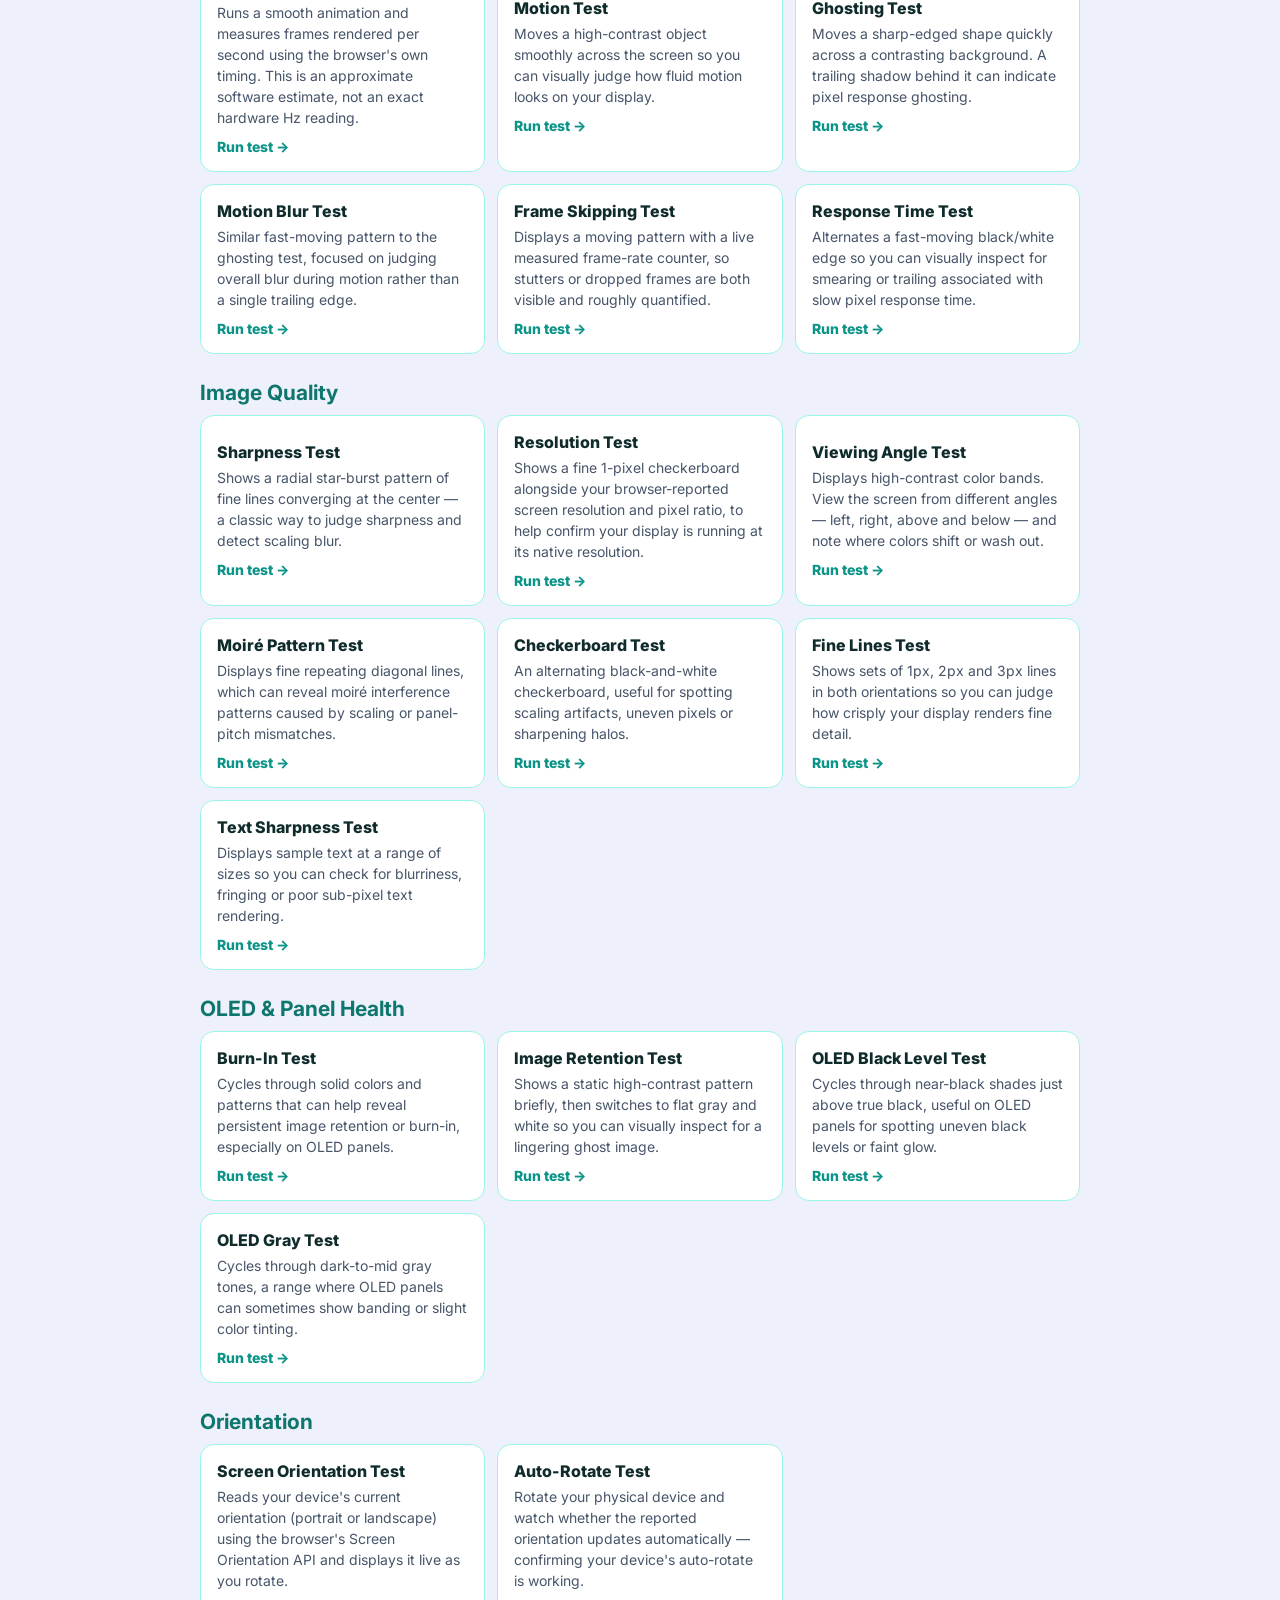
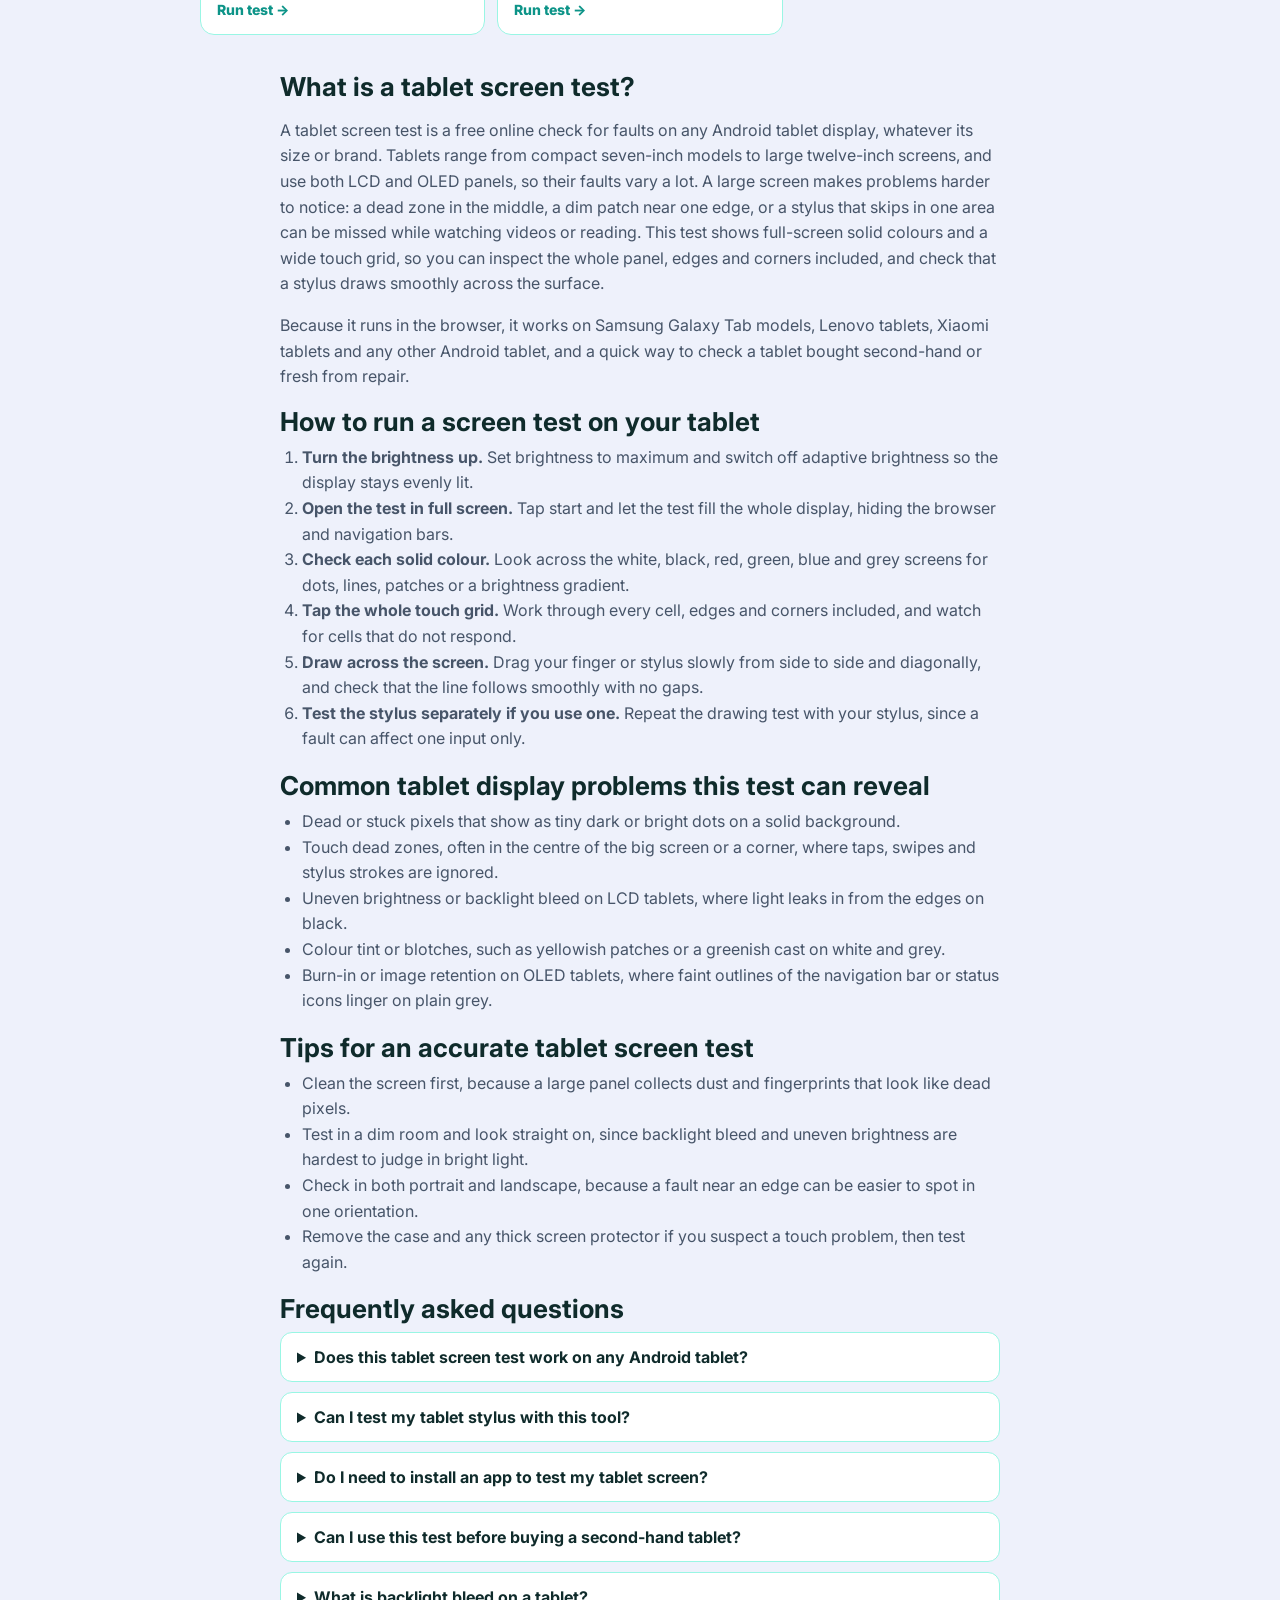
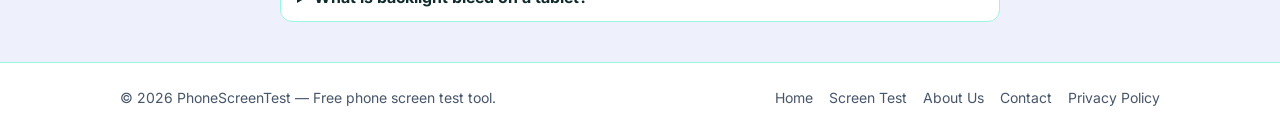
<file: tablet-screen-test.html>
<!DOCTYPE html>
<html lang="en">
<head>
<meta charset="UTF-8">
<meta name="viewport" content="width=device-width, initial-scale=1.0">
<title>Tablet Screen Test - Dead Pixels, Colors &amp; Touch (Free)</title>
<meta name="description" content="Test any Android tablet screen for dead pixels, touch dead zones, uneven brightness and stylus problems. Free online tablet display test, no download needed.">
<meta name="google-site-verification" content="_-BRUVU3ety-sxMiKPLYXIAc3S__Jb0sioMftiq5Fuo" />
<!-- Google tag (gtag.js) -->
<script async src="https://www.googletagmanager.com/gtag/js?id=G-2ZN1ZHYV9C"></script>
<script>
  window.dataLayer = window.dataLayer || [];
  function gtag(){dataLayer.push(arguments);}
  gtag('js', new Date());
  gtag('config', 'G-2ZN1ZHYV9C');
</script>
<meta name="keywords" content="tablet screen test, tablet display test, android tablet test, tablet dead pixel test, tablet touch test, check tablet screen">
<link rel="canonical" href="https://phonescreentest.github.io/tablet-screen-test.html">
<meta property="og:title" content="Tablet Screen Test - Dead Pixels, Colors &amp; Touch (Free)">
<meta property="og:description" content="Test any Android tablet screen for dead pixels, touch dead zones, uneven brightness and stylus problems. Free online tablet display test, no download needed.">
<meta property="og:type" content="website">
<meta property="og:url" content="https://phonescreentest.github.io/tablet-screen-test.html">
<link rel="stylesheet" href="https://fonts.googleapis.com/css2?family=Space+Grotesk:wght@500;600;700&family=Inter:wght@400;500;600;700&display=swap">
<link rel="stylesheet" href="screen-test-assets/style.css">
<link rel="icon" href="data:image/svg+xml,<svg xmlns='http://www.w3.org/2000/svg' viewBox='0 0 100 100'><text y='.9em' font-size='90'>🖥️</text></svg>">
<style>
:root{--bg:#f0fdfa;--panel:#fff;--panel2:#ccfbf1;--line:#99f6e4;--text:#0f2b2b;--muted:#475569;--accent:#0d9488;--accent2:#0891b2;--accent-dark:#0f766e}
*{box-sizing:border-box}
html{scroll-behavior:smooth}
a{color:var(--accent);text-decoration:none}
a:hover{text-decoration:underline}
.wrap{max-width:1080px;margin:0 auto;padding:0 20px}
header.site{background:#fff;border-bottom:1px solid var(--line);position:sticky;top:0;z-index:10}
header.site .wrap{display:flex;align-items:center;justify-content:space-between;min-height:60px}
.logo{font-size:22px;font-weight:800;color:var(--text);display:flex;align-items:center;gap:8px}
.logo:hover{text-decoration:none}
.logo .mark{width:34px;height:34px;border-radius:10px;background:linear-gradient(135deg,var(--accent),var(--accent2));color:#fff;display:inline-flex;align-items:center;justify-content:center;font-size:18px}
.logo b{color:var(--accent);font-weight:800}
nav.main{display:flex;gap:4px;flex-wrap:wrap}
nav.main a{color:var(--text);font-weight:600;padding:8px 12px;border-radius:8px}
nav.main a:hover,nav.main a.active{background:var(--panel2);color:var(--accent-dark);text-decoration:none}
.menu-btn{display:none}
.nav-drop{position:relative}
.nav-drop-btn{font-family:inherit;font-size:16px;font-weight:600;color:var(--text);background:none;border:0;padding:8px 12px;border-radius:8px;cursor:pointer;display:inline-flex;align-items:center;gap:6px}
.nav-drop-btn:hover,.nav-drop-btn.active{background:var(--panel2);color:var(--accent-dark)}
.nav-drop-btn .caret{width:0;height:0;border-left:5px solid transparent;border-right:5px solid transparent;border-top:5px solid currentColor;transition:transform .2s}
.nav-drop.open .nav-drop-btn .caret{transform:rotate(180deg)}
.nav-drop-menu{display:none;position:absolute;top:calc(100% + 6px);left:0;min-width:230px;background:#fff;border:1px solid var(--line);border-radius:12px;box-shadow:0 12px 30px rgba(13,148,136,.15);padding:6px;z-index:20}
.nav-drop.open .nav-drop-menu{display:block}
.nav-drop-menu a{display:block;padding:10px 12px;border-radius:8px;color:var(--text);font-weight:600}
.nav-drop-menu a:hover,.nav-drop-menu a.active{background:var(--panel2);color:var(--accent-dark);text-decoration:none}
.page-hero{text-align:center;padding:40px 20px 6px}
.page-hero h1{font-size:46px;line-height:1.15;margin:0 0 10px;color:var(--accent-dark)}
.page-hero p.lede{font-size:18px;color:var(--muted);max-width:660px;margin:0 auto 22px}
footer.site{border-top:1px solid var(--line);background:#fff;padding:26px 0;margin-top:20px}
footer.site .wrap{display:flex;justify-content:space-between;gap:16px;flex-wrap:wrap;color:var(--muted);font-size:14px}
footer.site nav{display:flex;gap:16px;flex-wrap:wrap}
footer.site nav a{color:var(--muted)}
/* Top actions: Start Screen Test + Select Individual Tests (own classes, no clash with plugin .btn) */
.pst-top-actions{display:flex;gap:12px;justify-content:center;flex-wrap:wrap;margin:0 auto 8px}
.pst-start{border:0;cursor:pointer;padding:15px 30px;border-radius:999px;font-size:18px;font-weight:800;color:#fff;background:linear-gradient(135deg,var(--accent),var(--accent2));font-family:inherit}
.pst-start:hover{opacity:.92}
.pst-select{border:2px solid var(--accent);background:#fff;color:var(--accent-dark);cursor:pointer;padding:13px 26px;border-radius:999px;font-size:17px;font-weight:700;font-family:inherit}
.pst-select:hover{background:var(--panel2)}
.pst-top-note{text-align:center;color:var(--muted);font-size:15px;margin:6px 0 0}
/* All-tests list below the tool (own .pst- classes; plugin .card/.btn untouched) */
.pst-all{max-width:920px;margin:0 auto;padding:30px 20px 10px}
.pst-all h2{font-size:28px;margin:0 0 8px;color:var(--text)}
.pst-all-intro{color:var(--muted);font-size:16px;line-height:1.6;margin:0 0 10px}
.pst-all h3{font-size:21px;margin:26px 0 10px;color:var(--accent-dark)}
.pst-test-grid{display:grid;grid-template-columns:repeat(auto-fill,minmax(260px,1fr));gap:12px}
.pst-test-btn{display:block;width:100%;text-align:left;background:#fff;border:1px solid var(--line);border-radius:14px;padding:16px;cursor:pointer;font-family:inherit}
.pst-test-btn:hover{border-color:var(--accent);box-shadow:0 6px 18px rgba(13,148,136,.14)}
.pst-test-name{display:block;font-size:16px;font-weight:800;color:var(--text)}
.pst-test-desc{display:block;font-size:14px;line-height:1.5;color:var(--muted);margin:5px 0 10px}
.pst-test-run{display:inline-block;font-size:14px;font-weight:800;color:var(--accent)}
.pst-test-group{background:linear-gradient(135deg,#f0fdfa,#ecfeff);border-color:var(--accent)}
/* SEO content under the tool (own classes, no clash with the tool stylesheet) */
.st-info{max-width:760px;margin:0 auto;padding:26px 20px 10px}
.st-info h2{font-size:26px;margin:0 0 8px;color:#0f2b2b}
.st-info p,.st-info li{color:#475569;font-size:16px;line-height:1.6}
.st-info ul,.st-info ol{margin:8px 0 18px;padding-left:22px}
.st-info details{background:#fff;border:1px solid var(--line);border-radius:12px;padding:14px 16px;margin-bottom:10px}
.st-info summary{font-weight:700;cursor:pointer;font-size:16px;color:#0f2b2b}
.st-info details p{margin:8px 0 0}
@media (max-width:820px){
  .page-hero h1{font-size:34px}
  .nav-drop{width:100%}
  .nav-drop-btn{width:100%;justify-content:space-between}
  .nav-drop-menu{position:static;box-shadow:none;border:0;border-radius:0;background:transparent;padding:2px 0 2px 14px;min-width:0}
  .nav-drop-menu a{padding:10px 12px}
  header.site .wrap{position:relative}
  .menu-btn{display:flex;flex-direction:column;justify-content:center;gap:5px;width:40px;height:40px;padding:9px;background:none;border:0;cursor:pointer}
  .menu-btn span{display:block;height:3px;background:var(--text);border-radius:2px;transition:transform .2s,opacity .2s}
  .menu-btn.open span:nth-child(1){transform:translateY(8px) rotate(45deg)}
  .menu-btn.open span:nth-child(2){opacity:0}
  .menu-btn.open span:nth-child(3){transform:translateY(-8px) rotate(-45deg)}
  nav.main{display:none}
  nav.main.open{display:flex;flex-direction:column;position:absolute;top:100%;left:0;right:0;background:#fff;border-bottom:1px solid var(--line);padding:10px 20px 14px;gap:2px}
  nav.main.open a{padding:10px 12px}
}
</style>
</head>
<body>
<header class="site">
  <div class="wrap">
    <a class="logo" href="https://phonescreentest.github.io/"><span class="mark">🖥️</span>Phone<b> Screen Test</b></a>
    <button type="button" class="menu-btn" id="menuBtn" aria-label="Menu" aria-expanded="false"><span></span><span></span><span></span></button>
    <nav class="main">
      <a href="https://phonescreentest.github.io/">Home</a>
      <div class="nav-drop">
        <button type="button" class="nav-drop-btn" aria-expanded="false" aria-haspopup="true">Tools <span class="caret" aria-hidden="true"></span></button>
        <div class="nav-drop-menu">
          <a href="https://phonescreentest.github.io/">Screen Test</a>
        </div>
      </div>
      <a href="about.html">About Us</a>
      <a href="contact.html">Contact</a>
      <a href="privacy-policy.html">Privacy Policy</a>
    </nav>
  </div>
</header>
<main class="wrap">
  <div class="page-hero">
    <h1>Tablet Screen Test</h1>
    <p class="lede">Check any Android tablet for dead pixels, touch dead zones, uneven brightness and stylus faults. This free tablet screen test works on tablets of every size, with no app to install.</p>
  </div>

  <div class="pst-top-actions">
    <button type="button" class="pst-start" data-stt-start>&#9654; Start Screen Test</button>
    <button type="button" class="pst-select" id="pstSelectBtn">Select Individual Tests</button>
  </div>
  <p class="pst-top-note">Start runs the full guided check. Or pick any single test from the list below.</p>

<div class="screen-test-tool-wrapper">
<div id="screen-test-app" style="visibility:hidden">

  <!-- ============ CATEGORY QUICK-START SCREEN ============ -->
  <div id="category-screen">
    <div class="page-wrap">
      <header class="hero">
        <span class="eyebrow">
          <svg width="14" height="14" style="width:14px;height:14px" viewBox="0 0 24 24" fill="none" stroke="currentColor" stroke-width="2"><rect x="3" y="4" width="18" height="13" rx="2"/><path d="M8 21h8M12 17v4"/></svg>
          Display &amp; touch diagnostics
        </span>
      </header>

      <div class="card" id="screen-test-cards">
        <div class="card-header">
          <h2>Choose a quick test</h2>
          <p>Tap a card to jump straight into that set of tests.</p>
        </div>
        <div class="category-grid" id="category-grid"></div>
      </div>

      <div class="individual-tests-link-wrap" style="text-align:center;margin-top:20px;">
        <button class="link-btn" id="show-individual-tests-link">Or choose individual tests →</button>
      </div>

      <footer class="tiny-note">Screen Test runs entirely in your browser. Results are based on visual inspection and are not a professional hardware diagnosis.</footer>
    </div>
  </div>

  <!-- ============ SELECTION SCREEN (advanced / individual tests) ============ -->
  <div id="selection-screen" class="hidden">
    <div class="page-wrap">
      <div style="margin-bottom:10px;">
        <button class="link-btn" id="back-to-quickstart-link">← Back to quick start</button>
      </div>
      <header class="hero">
        <span class="eyebrow">
          <svg width="14" height="14" style="width:14px;height:14px" viewBox="0 0 24 24" fill="none" stroke="currentColor" stroke-width="2"><rect x="3" y="4" width="18" height="13" rx="2"/><path d="M8 21h8M12 17v4"/></svg>
          Display &amp; touch diagnostics
        </span>
      </header>

      <div class="card">
        <div class="card-header">
          <h2>Choose the test(s) you would like to perform</h2>
          <p>Tap a test to select it, or the info icon to see what it checks.</p>
        </div>
        <div class="categories" id="categories-container"></div>

        <div class="control-bar">
          <div class="bulk-actions">
            <button class="link-btn" id="select-all-btn">Select all</button>
            <button class="link-btn" id="select-none-btn">Select none</button>
            <span class="count-pill" id="count-pill"><b>0</b> tests selected</span>
          </div>
          <div class="action-btns">
            <button class="btn btn-ghost" id="setup-guide-btn">View setup guide</button>
            <button class="btn btn-primary" id="start-test-btn" disabled>Start test</button>
          </div>
        </div>
      </div>

      <footer class="tiny-note">Screen Test runs entirely in your browser. Results are based on visual inspection and are not a professional hardware diagnosis.</footer>
    </div>
  </div>

  <!-- ============ TEST RUNNER ============ -->
  <div id="test-runner" class="hidden">
    <div id="runner-topbar">
      <span class="topbar-chip" id="progress-chip">Test 1 of 1<span class="test-title" id="runner-test-name"></span></span>
    </div>
    <div id="test-stage" role="region" aria-label="Test display area"></div>
    <button id="stt-v102-runner-controls-toggle" type="button" aria-label="Hide test navigation" aria-expanded="true" title="Hide test navigation">
      <svg class="stt-v102-toggle-arrow stt-v102-toggle-arrow-down" viewBox="0 0 24 24" fill="none" stroke="currentColor" stroke-width="2.4" stroke-linecap="round" stroke-linejoin="round"><path d="M6 9l6 6 6-6"/></svg>
      <svg class="stt-v102-toggle-arrow stt-v102-toggle-arrow-up" viewBox="0 0 24 24" fill="none" stroke="currentColor" stroke-width="2.4" stroke-linecap="round" stroke-linejoin="round"><path d="M6 15l6-6 6 6"/></svg>
    </button>
    <div id="runner-bottombar">
      <button class="rbtn" id="btn-prev" aria-label="Previous test">
        <svg viewBox="0 0 24 24" fill="none" stroke="currentColor" stroke-width="2.2" stroke-linecap="round" stroke-linejoin="round"><path d="M15 18l-6-6 6-6"/></svg>
        Previous
      </button>
      <button class="rbtn bad" id="btn-problem">
        <svg viewBox="0 0 24 24" fill="none" stroke="currentColor" stroke-width="2.2" stroke-linecap="round" stroke-linejoin="round"><path d="M12 9v4M12 17h.01M10.3 3.9L1.8 18a2 2 0 001.7 3h17a2 2 0 001.7-3L13.7 3.9a2 2 0 00-3.4 0z"/></svg>
        Problem found
      </button>
      <button class="rbtn good" id="btn-good">
        <svg viewBox="0 0 24 24" fill="none" stroke="currentColor" stroke-width="2.2" stroke-linecap="round" stroke-linejoin="round"><path d="M20 6L9 17l-5-5"/></svg>
        Looks good
      </button>
      <button class="rbtn" id="btn-skip">Skip</button>
      <button class="rbtn" id="btn-next" aria-label="Next test">
        Next
        <svg viewBox="0 0 24 24" fill="none" stroke="currentColor" stroke-width="2.2" stroke-linecap="round" stroke-linejoin="round"><path d="M9 18l6-6-6-6"/></svg>
      </button>
    </div>

    <!-- Inside the fullscreen element so the confirmation remains visible. -->
    <div class="modal-overlay hidden" id="exit-modal-overlay">
      <div class="modal" style="max-width:380px;" role="dialog" aria-modal="true" aria-labelledby="exit-modal-title">
        <h3 id="exit-modal-title">Exit this test?</h3>
        <p>Your progress on remaining tests will be lost. Completed results so far won't be saved.</p>
        <div class="modal-actions">
          <button class="btn" id="exit-cancel-btn">Keep testing</button>
          <button class="btn btn-danger" id="exit-confirm-btn">Exit</button>
        </div>
      </div>
    </div>
  </div>

  <!-- ============ RESULTS SCREEN ============ -->
  <div id="results-screen" class="hidden">
    <div class="page-wrap">
      <header class="hero">
        <span class="eyebrow">
          <svg width="14" height="14" style="width:14px;height:14px" viewBox="0 0 24 24" fill="none" stroke="currentColor" stroke-width="2"><path d="M20 6L9 17l-5-5"/></svg>
          Screen test complete
        </span>
        <h2 style="font-size:clamp(30px,5vw,42px);">Your results</h2>
        <p>Here's how your display performed across the tests you ran.</p>
      </header>
      <div class="card">
        <div class="results-summary" id="results-summary"></div>
        <div class="result-list" id="results-list"></div>
        <div class="control-bar" style="justify-content:center;">
          <div class="action-btns">
            <button class="btn" id="test-again-btn">Test again</button>
            <button class="btn" id="run-failed-btn">Run failed tests</button>
            <button class="btn btn-primary" id="new-test-btn">Start new test</button>
            <button class="btn stt-results-close" id="results-close-btn">Close</button>
          </div>
        </div>
      </div>
      <footer class="tiny-note">Your results are based on the tests you performed and are not a professional hardware diagnosis.</footer>
    </div>
  </div>

  <!-- Info modal -->
  <div class="modal-overlay hidden" id="info-modal-overlay">
    <div class="modal" role="dialog" aria-modal="true" aria-labelledby="info-modal-title">
      <span class="cat-tag" id="info-modal-cat"></span>
      <h3 id="info-modal-title"></h3>
      <p id="info-modal-desc"></p>
      <div class="modal-actions">
        <button class="btn" id="info-modal-close">Close</button>
        <button class="btn btn-primary" id="info-modal-select">Select this test</button>
      </div>
    </div>
  </div>

  <!-- Setup guide modal -->
  <div class="modal-overlay hidden" id="guide-modal-overlay">
    <div class="modal" style="max-width:480px;" role="dialog" aria-modal="true" aria-labelledby="guide-modal-title">
      <h3 id="guide-modal-title">Before you start</h3>
      <ol class="guide-list">
        <li><span class="num">1</span> Clean your screen so smudges aren't mistaken for dead pixels or clouding.</li>
        <li><span class="num">2</span> Dim the room for backlight bleed, light leakage, and black-level tests — these show up best in the dark.</li>
        <li><span class="num">3</span> Use normal room lighting for color, brightness, and uniformity tests.</li>
        <li><span class="num">4</span> For touch tests, use a finger or stylus and try to cover the entire screen, including edges and corners.</li>
        <li><span class="num">5</span> Fullscreen mode gives the most accurate results — allow it if your browser prompts you.</li>
        <li><span class="num">6</span> Motion and refresh-rate readings are approximate, browser-measured estimates — not exact hardware specs.</li>
      </ol>
      <div class="modal-actions">
        <button class="btn btn-primary" id="guide-modal-close">Got it</button>
      </div>
    </div>
  </div>

</div>
  </div>

<section class="pst-all" id="all-tests">
<h2>All screen tests</h2>
<p class="pst-all-intro">Every test below runs on its own — tap any test to start just that one, in fullscreen. There are 56 individual tests, plus the Solid Color Test, which cycles white, black, red, green, blue and gray in one run.</p>
<h3>Pixel &amp; Display</h3>
<div class="pst-test-grid">
<button type="button" class="pst-test-btn pst-test-group" data-group-label="Solid Color Test"><span class="pst-test-name">Solid Color Test</span><span class="pst-test-desc">One run through all six solid colours — white, black, red, green, blue, gray — to catch dead or stuck pixels.</span><span class="pst-test-run">Run all 6 colours →</span></button>
<button type="button" class="pst-test-btn" data-test-id="test-pattern"><span class="pst-test-name">Test Pattern</span><span class="pst-test-desc">Cycles through color bars, grayscale steps and a pixel grid in one pass — a quick first look at your panel before running individual tests.</span><span class="pst-test-run">Run test →</span></button>
<button type="button" class="pst-test-btn" data-test-id="dead-pixel"><span class="pst-test-name">Dead Pixel Test</span><span class="pst-test-desc">Displays solid colors edge-to-edge so you can look for pixels that stay black or don&#x27;t display any color at all — a sign of a dead pixel.</span><span class="pst-test-run">Run test →</span></button>
<button type="button" class="pst-test-btn" data-test-id="stuck-pixel"><span class="pst-test-name">Stuck Pixel Test</span><span class="pst-test-desc">Shows the same pure colors as the dead pixel test. Look for a pixel that stays lit in one color (often red, green or blue) no matter what&#x27;s on screen — that&#x27;s a stuck pixel, not a dead one.</span><span class="pst-test-run">Run test →</span></button>
<button type="button" class="pst-test-btn" data-test-id="sub-pixel"><span class="pst-test-name">Sub-Pixel Test</span><span class="pst-test-desc">Zooms into thin repeating red, green and blue stripes so you can inspect individual sub-pixels for discoloration or damage.</span><span class="pst-test-run">Run test →</span></button>
<button type="button" class="pst-test-btn" data-test-id="pixel-grid"><span class="pst-test-name">Pixel Grid</span><span class="pst-test-desc">Displays a high-contrast one-pixel grid across the whole screen, useful for spotting alignment, scaling or panel-uniformity issues.</span><span class="pst-test-run">Run test →</span></button>
<button type="button" class="pst-test-btn" data-test-id="black-screen"><span class="pst-test-name">Black Screen</span><span class="pst-test-desc">Fills the screen with pure black (#000000) — the classic way to check for backlight bleed, light leakage and stuck sub-pixels.</span><span class="pst-test-run">Run test →</span></button>
<button type="button" class="pst-test-btn" data-test-id="red-screen"><span class="pst-test-name">Red Screen</span><span class="pst-test-desc">Fills the screen with pure red (#FF0000) to help reveal dead or stuck pixels and red sub-pixel issues.</span><span class="pst-test-run">Run test →</span></button>
<button type="button" class="pst-test-btn" data-test-id="green-screen"><span class="pst-test-name">Green Screen</span><span class="pst-test-desc">Fills the screen with pure green (#00FF00) — the color the human eye is most sensitive to, making pixel defects easiest to spot.</span><span class="pst-test-run">Run test →</span></button>
<button type="button" class="pst-test-btn" data-test-id="blue-screen"><span class="pst-test-name">Blue Screen</span><span class="pst-test-desc">Fills the screen with pure blue (#0000FF) to help reveal dead or stuck pixels and blue sub-pixel issues.</span><span class="pst-test-run">Run test →</span></button>
<button type="button" class="pst-test-btn" data-test-id="gray-screen"><span class="pst-test-name">Gray Screen</span><span class="pst-test-desc">Cycles through several flat gray levels. Gray makes uneven tint, dirty pixels and panel blemishes far more visible than white or black alone.</span><span class="pst-test-run">Run test →</span></button>
</div>
<h3>Color</h3>
<div class="pst-test-grid">
<button type="button" class="pst-test-btn" data-test-id="color-test"><span class="pst-test-name">Color Test</span><span class="pst-test-desc">Shows a full grid of saturated hues across the spectrum so you can check for color casts, dead pixels of a specific color, or panel-wide tint.</span><span class="pst-test-run">Run test →</span></button>
<button type="button" class="pst-test-btn" data-test-id="color-distances"><span class="pst-test-name">Color Distances</span><span class="pst-test-desc">Places subtly different, closely related colors side by side. If neighboring swatches look identical, your display may struggle with fine color separation.</span><span class="pst-test-run">Run test →</span></button>
<button type="button" class="pst-test-btn" data-test-id="color-accuracy"><span class="pst-test-name">Color Accuracy</span><span class="pst-test-desc">Displays familiar reference colors — skin tone, sky blue, grass green, warm white — so you can judge whether colors look natural rather than shifted.</span><span class="pst-test-run">Run test →</span></button>
<button type="button" class="pst-test-btn" data-test-id="gradients"><span class="pst-test-name">Gradients</span><span class="pst-test-desc">Shows smooth black-to-white and red/green/blue gradients. Tap to cycle. Look for smooth transitions rather than visible steps or color shifts.</span><span class="pst-test-run">Run test →</span></button>
<button type="button" class="pst-test-btn" data-test-id="gradient-banding"><span class="pst-test-name">Gradient Banding</span><span class="pst-test-desc">A slow, wide grayscale gradient designed to expose banding — visible stripes where there should be a smooth transition, often caused by a limited color depth or poor scaling.</span><span class="pst-test-run">Run test →</span></button>
<button type="button" class="pst-test-btn" data-test-id="contrast-test"><span class="pst-test-name">Contrast Test</span><span class="pst-test-desc">Displays adjoining black and white blocks at different sizes so you can judge how crisply your display separates the darkest and brightest tones.</span><span class="pst-test-run">Run test →</span></button>
<button type="button" class="pst-test-btn" data-test-id="gamma-test"><span class="pst-test-name">Gamma Test</span><span class="pst-test-desc">Shows striped patches next to flat gray reference patches at common gamma values. The patch where the stripes visually blend into the flat gray at a normal viewing distance indicates your display&#x27;s gamma.</span><span class="pst-test-run">Run test →</span></button>
<button type="button" class="pst-test-btn" data-test-id="color-saturation"><span class="pst-test-name">Color Saturation Test</span><span class="pst-test-desc">Shows the same hues at increasing saturation levels, from washed-out to fully saturated, to help you judge color vibrancy and any clipping at high saturation.</span><span class="pst-test-run">Run test →</span></button>
</div>
<h3>Brightness &amp; Uniformity</h3>
<div class="pst-test-grid">
<button type="button" class="pst-test-btn" data-test-id="brightness-test"><span class="pst-test-name">Brightness Test</span><span class="pst-test-desc">Displays a row of gray steps from near-black to near-white so you can check that every brightness level is distinguishable from its neighbors.</span><span class="pst-test-run">Run test →</span></button>
<button type="button" class="pst-test-btn" data-test-id="brightness-uniformity"><span class="pst-test-name">Brightness Uniformity</span><span class="pst-test-desc">Fills the screen with flat white and overlays a faint grid so you can compare brightness across corners, edges and center for uneven backlighting.</span><span class="pst-test-run">Run test →</span></button>
<button type="button" class="pst-test-btn" data-test-id="screen-uniformity"><span class="pst-test-name">Screen Uniformity</span><span class="pst-test-desc">Cycles through gray, white and black full-screen fills to help you spot patchy or uneven areas across the whole panel.</span><span class="pst-test-run">Run test →</span></button>
<button type="button" class="pst-test-btn" data-test-id="gray-uniformity"><span class="pst-test-name">Gray Uniformity</span><span class="pst-test-desc">A flat mid-gray fill — the tone that most readily reveals tinting, blotches or panel unevenness that pure white or black can hide.</span><span class="pst-test-run">Run test →</span></button>
<button type="button" class="pst-test-btn" data-test-id="backlight-bleed"><span class="pst-test-name">Backlight Bleed Test</span><span class="pst-test-desc">Fills the screen with pure black. In a dark room, look for glowing patches near the edges or corners — a sign of backlight bleed on LCD panels.</span><span class="pst-test-run">Run test →</span></button>
<button type="button" class="pst-test-btn" data-test-id="light-leakage"><span class="pst-test-name">Light Leakage Test</span><span class="pst-test-desc">Similar to the backlight bleed test — a full black screen for inspecting light escaping around the bezel or edges of the panel in a dark room.</span><span class="pst-test-run">Run test →</span></button>
<button type="button" class="pst-test-btn" data-test-id="clouding-test"><span class="pst-test-name">Clouding Test</span><span class="pst-test-desc">Shows dark gray fills in a dim room, helping reveal &#x27;clouding&#x27; — soft, uneven cloud-like patches of lighter backlight bleeding through dark scenes.</span><span class="pst-test-run">Run test →</span></button>
</div>
<h3>Touch</h3>
<div class="pst-test-grid">
<button type="button" class="pst-test-btn" data-test-id="touch-coverage"><span class="pst-test-name">Touch Coverage Test</span><span class="pst-test-desc">Swipe your finger continuously across the whole grid — every cell it passes over turns green. Any cell left dark after a full pass may be a dead touch zone. Tap Reset to try again.</span><span class="pst-test-run">Run test →</span></button>
<button type="button" class="pst-test-btn" data-test-id="touch-test"><span class="pst-test-name">Touch Test</span><span class="pst-test-desc">Tap anywhere on the screen. Each tap leaves a mark so you can confirm the touch layer is registering input across the whole surface.</span><span class="pst-test-run">Run test →</span></button>
<button type="button" class="pst-test-btn" data-test-id="multi-touch"><span class="pst-test-name">Multi-Touch Test</span><span class="pst-test-desc">Place several fingers on the screen at once. Each detected touch point is labeled (Finger 1, Finger 2...) so you can verify simultaneous multi-touch tracking.</span><span class="pst-test-run">Run test →</span></button>
<button type="button" class="pst-test-btn" data-test-id="touch-accuracy"><span class="pst-test-name">Touch Accuracy Test</span><span class="pst-test-desc">Tap the center of each target as precisely as you can. Consistent offset between where you tap and where it registers suggests a touch calibration issue.</span><span class="pst-test-run">Run test →</span></button>
<button type="button" class="pst-test-btn" data-test-id="touch-sensitivity"><span class="pst-test-name">Touch Sensitivity Test</span><span class="pst-test-desc">Try both light and firm taps across the screen. Note any areas that need extra pressure to register — browsers can&#x27;t measure pressure directly, so this is a manual comparison.</span><span class="pst-test-run">Run test →</span></button>
<button type="button" class="pst-test-btn" data-test-id="touch-grid"><span class="pst-test-name">Touch Grid Test</span><span class="pst-test-desc">Tap every cell in the grid to find touch zones that don&#x27;t respond. Tested cells turn green, and coordinates plus response time are shown for each tap.</span><span class="pst-test-run">Run test →</span></button>
<button type="button" class="pst-test-btn" data-test-id="touch-line"><span class="pst-test-name">Touch Line Test</span><span class="pst-test-desc">Drag your finger continuously across the entire screen. Gaps or jumps in the drawn line can reveal areas where touch tracking breaks down.</span><span class="pst-test-run">Run test →</span></button>
<button type="button" class="pst-test-btn" data-test-id="edge-touch"><span class="pst-test-name">Edge Touch Test</span><span class="pst-test-desc">Tap along the thin zones running down each edge of the screen — edges are the most common place for touch digitizers to lose accuracy.</span><span class="pst-test-run">Run test →</span></button>
<button type="button" class="pst-test-btn" data-test-id="corner-touch"><span class="pst-test-name">Corner Touch Test</span><span class="pst-test-desc">Tap each of the four corner zones. Corners are especially prone to reduced touch sensitivity or dead zones on some devices.</span><span class="pst-test-run">Run test →</span></button>
<button type="button" class="pst-test-btn" data-test-id="dead-touch-zone"><span class="pst-test-name">Dead Touch Zone Test</span><span class="pst-test-desc">A finer touch grid covering the full screen. Any cell that stays untested after you&#x27;ve tried tapping it may be a dead touch zone.</span><span class="pst-test-run">Run test →</span></button>
<button type="button" class="pst-test-btn" data-test-id="ghost-touch"><span class="pst-test-name">Ghost Touch Test</span><span class="pst-test-desc">Place the device down and don&#x27;t touch the screen. This watches for touch events registering on their own — a possible sign of ghost touch. A browser can only observe and log this; it can&#x27;t diagnose the hardware cause.</span><span class="pst-test-run">Run test →</span></button>
<button type="button" class="pst-test-btn" data-test-id="touch-latency"><span class="pst-test-name">Touch Latency Test</span><span class="pst-test-desc">Tap the target repeatedly. This measures the time between your tap event and the next rendered frame — an approximate, browser-level figure, not a hardware latency measurement.</span><span class="pst-test-run">Run test →</span></button>
</div>
<h3>Motion &amp; Refresh</h3>
<div class="pst-test-grid">
<button type="button" class="pst-test-btn" data-test-id="refresh-rate"><span class="pst-test-name">Refresh Rate Test</span><span class="pst-test-desc">Runs a smooth animation and measures frames rendered per second using the browser&#x27;s own timing. This is an approximate software estimate, not an exact hardware Hz reading.</span><span class="pst-test-run">Run test →</span></button>
<button type="button" class="pst-test-btn" data-test-id="motion-test"><span class="pst-test-name">Motion Test</span><span class="pst-test-desc">Moves a high-contrast object smoothly across the screen so you can visually judge how fluid motion looks on your display.</span><span class="pst-test-run">Run test →</span></button>
<button type="button" class="pst-test-btn" data-test-id="ghosting-test"><span class="pst-test-name">Ghosting Test</span><span class="pst-test-desc">Moves a sharp-edged shape quickly across a contrasting background. A trailing shadow behind it can indicate pixel response ghosting.</span><span class="pst-test-run">Run test →</span></button>
<button type="button" class="pst-test-btn" data-test-id="motion-blur"><span class="pst-test-name">Motion Blur Test</span><span class="pst-test-desc">Similar fast-moving pattern to the ghosting test, focused on judging overall blur during motion rather than a single trailing edge.</span><span class="pst-test-run">Run test →</span></button>
<button type="button" class="pst-test-btn" data-test-id="frame-skipping"><span class="pst-test-name">Frame Skipping Test</span><span class="pst-test-desc">Displays a moving pattern with a live measured frame-rate counter, so stutters or dropped frames are both visible and roughly quantified.</span><span class="pst-test-run">Run test →</span></button>
<button type="button" class="pst-test-btn" data-test-id="response-time"><span class="pst-test-name">Response Time Test</span><span class="pst-test-desc">Alternates a fast-moving black/white edge so you can visually inspect for smearing or trailing associated with slow pixel response time.</span><span class="pst-test-run">Run test →</span></button>
</div>
<h3>Image Quality</h3>
<div class="pst-test-grid">
<button type="button" class="pst-test-btn" data-test-id="sharpness-test"><span class="pst-test-name">Sharpness Test</span><span class="pst-test-desc">Shows a radial star-burst pattern of fine lines converging at the center — a classic way to judge sharpness and detect scaling blur.</span><span class="pst-test-run">Run test →</span></button>
<button type="button" class="pst-test-btn" data-test-id="resolution-test"><span class="pst-test-name">Resolution Test</span><span class="pst-test-desc">Shows a fine 1-pixel checkerboard alongside your browser-reported screen resolution and pixel ratio, to help confirm your display is running at its native resolution.</span><span class="pst-test-run">Run test →</span></button>
<button type="button" class="pst-test-btn" data-test-id="viewing-angle"><span class="pst-test-name">Viewing Angle Test</span><span class="pst-test-desc">Displays high-contrast color bands. View the screen from different angles — left, right, above and below — and note where colors shift or wash out.</span><span class="pst-test-run">Run test →</span></button>
<button type="button" class="pst-test-btn" data-test-id="moire-test"><span class="pst-test-name">Moiré Pattern Test</span><span class="pst-test-desc">Displays fine repeating diagonal lines, which can reveal moiré interference patterns caused by scaling or panel-pitch mismatches.</span><span class="pst-test-run">Run test →</span></button>
<button type="button" class="pst-test-btn" data-test-id="checkerboard-test"><span class="pst-test-name">Checkerboard Test</span><span class="pst-test-desc">An alternating black-and-white checkerboard, useful for spotting scaling artifacts, uneven pixels or sharpening halos.</span><span class="pst-test-run">Run test →</span></button>
<button type="button" class="pst-test-btn" data-test-id="fine-lines-test"><span class="pst-test-name">Fine Lines Test</span><span class="pst-test-desc">Shows sets of 1px, 2px and 3px lines in both orientations so you can judge how crisply your display renders fine detail.</span><span class="pst-test-run">Run test →</span></button>
<button type="button" class="pst-test-btn" data-test-id="text-sharpness"><span class="pst-test-name">Text Sharpness Test</span><span class="pst-test-desc">Displays sample text at a range of sizes so you can check for blurriness, fringing or poor sub-pixel text rendering.</span><span class="pst-test-run">Run test →</span></button>
</div>
<h3>OLED &amp; Panel Health</h3>
<div class="pst-test-grid">
<button type="button" class="pst-test-btn" data-test-id="burn-in"><span class="pst-test-name">Burn-In Test</span><span class="pst-test-desc">Cycles through solid colors and patterns that can help reveal persistent image retention or burn-in, especially on OLED panels.</span><span class="pst-test-run">Run test →</span></button>
<button type="button" class="pst-test-btn" data-test-id="image-retention"><span class="pst-test-name">Image Retention Test</span><span class="pst-test-desc">Shows a static high-contrast pattern briefly, then switches to flat gray and white so you can visually inspect for a lingering ghost image.</span><span class="pst-test-run">Run test →</span></button>
<button type="button" class="pst-test-btn" data-test-id="oled-black-level"><span class="pst-test-name">OLED Black Level Test</span><span class="pst-test-desc">Cycles through near-black shades just above true black, useful on OLED panels for spotting uneven black levels or faint glow.</span><span class="pst-test-run">Run test →</span></button>
<button type="button" class="pst-test-btn" data-test-id="oled-gray"><span class="pst-test-name">OLED Gray Test</span><span class="pst-test-desc">Cycles through dark-to-mid gray tones, a range where OLED panels can sometimes show banding or slight color tinting.</span><span class="pst-test-run">Run test →</span></button>
</div>
<h3>Orientation</h3>
<div class="pst-test-grid">
<button type="button" class="pst-test-btn" data-test-id="screen-orientation"><span class="pst-test-name">Screen Orientation Test</span><span class="pst-test-desc">Reads your device&#x27;s current orientation (portrait or landscape) using the browser&#x27;s Screen Orientation API and displays it live as you rotate.</span><span class="pst-test-run">Run test →</span></button>
<button type="button" class="pst-test-btn" data-test-id="auto-rotate"><span class="pst-test-name">Auto-Rotate Test</span><span class="pst-test-desc">Rotate your physical device and watch whether the reported orientation updates automatically — confirming your device&#x27;s auto-rotate is working.</span><span class="pst-test-run">Run test →</span></button>
</div>
</section>

  <section class="st-info">
<h2>What is a tablet screen test?</h2><p>A tablet screen test is a free online check for faults on any Android tablet display, whatever its size or brand. Tablets range from compact seven-inch models to large twelve-inch screens, and use both LCD and OLED panels, so their faults vary a lot. A large screen makes problems harder to notice: a dead zone in the middle, a dim patch near one edge, or a stylus that skips in one area can be missed while watching videos or reading. This test shows full-screen solid colours and a wide touch grid, so you can inspect the whole panel, edges and corners included, and check that a stylus draws smoothly across the surface.</p><p>Because it runs in the browser, it works on Samsung Galaxy Tab models, Lenovo tablets, Xiaomi tablets and any other Android tablet, and a quick way to check a tablet bought second-hand or fresh from repair.</p><h2>How to run a screen test on your tablet</h2><ol><li><strong>Turn the brightness up.</strong> Set brightness to maximum and switch off adaptive brightness so the display stays evenly lit.</li><li><strong>Open the test in full screen.</strong> Tap start and let the test fill the whole display, hiding the browser and navigation bars.</li><li><strong>Check each solid colour.</strong> Look across the white, black, red, green, blue and grey screens for dots, lines, patches or a brightness gradient.</li><li><strong>Tap the whole touch grid.</strong> Work through every cell, edges and corners included, and watch for cells that do not respond.</li><li><strong>Draw across the screen.</strong> Drag your finger or stylus slowly from side to side and diagonally, and check that the line follows smoothly with no gaps.</li><li><strong>Test the stylus separately if you use one.</strong> Repeat the drawing test with your stylus, since a fault can affect one input only.</li></ol><h2>Common tablet display problems this test can reveal</h2><ul><li>Dead or stuck pixels that show as tiny dark or bright dots on a solid background.</li><li>Touch dead zones, often in the centre of the big screen or a corner, where taps, swipes and stylus strokes are ignored.</li><li>Uneven brightness or backlight bleed on LCD tablets, where light leaks in from the edges on black.</li><li>Colour tint or blotches, such as yellowish patches or a greenish cast on white and grey.</li><li>Burn-in or image retention on OLED tablets, where faint outlines of the navigation bar or status icons linger on plain grey.</li></ul><h2>Tips for an accurate tablet screen test</h2><ul><li>Clean the screen first, because a large panel collects dust and fingerprints that look like dead pixels.</li><li>Test in a dim room and look straight on, since backlight bleed and uneven brightness are hardest to judge in bright light.</li><li>Check in both portrait and landscape, because a fault near an edge can be easier to spot in one orientation.</li><li>Remove the case and any thick screen protector if you suspect a touch problem, then test again.</li></ul><h2>Frequently asked questions</h2><details><summary>Does this tablet screen test work on any Android tablet?</summary><p>Yes. It runs in the browser on any Android tablet, including Samsung Galaxy Tab, Lenovo, Xiaomi, Huawei and other brands, on every screen size, with LCD and OLED panels.</p></details><details><summary>Can I test my tablet stylus with this tool?</summary><p>Yes. The drawing test works with a stylus as well as a finger. Draw slow lines across the screen and check that they are smooth and unbroken, with no gaps or jumps.</p></details><details><summary>Do I need to install an app to test my tablet screen?</summary><p>No. It runs entirely in your web browser, with nothing to download, no account to create and no permissions to grant.</p></details><details><summary>Can I use this test before buying a second-hand tablet?</summary><p>Yes, it is a smart check before you pay. Open the test on the tablet itself, run the colour and touch checks, and look closely at the centre, edges and corners, where faults are easiest to miss on a large screen.</p></details><details><summary>What is backlight bleed on a tablet?</summary><p>Backlight bleed is a fault on LCD tablets where light leaks through around the edges or corners, most visible on black in a dark room. A small amount can be normal, but bright or uneven patches point to a panel problem.</p></details>
  </section>
</main>
<footer class="site">
  <div class="wrap">
    <span>© 2026 PhoneScreenTest — Free phone screen test tool.</span>
    <nav>
      <a href="https://phonescreentest.github.io/">Home</a>
      <a href="https://phonescreentest.github.io/">Screen Test</a>
      <a href="about.html">About Us</a>
      <a href="contact.html">Contact</a>
      <a href="privacy-policy.html">Privacy Policy</a>
    </nav>
  </div>
</footer>
<script>
/* Header menu: hamburger toggle + Tools dropdown (same behaviour as our other sites). */
(function () {
  var menuBtn = document.getElementById('menuBtn');
  var mainNav = document.querySelector('nav.main');
  if (menuBtn && mainNav) {
    menuBtn.addEventListener('click', function () {
      var open = mainNav.classList.toggle('open');
      menuBtn.classList.toggle('open', open);
      menuBtn.setAttribute('aria-expanded', open ? 'true' : 'false');
    });
    mainNav.querySelectorAll('a').forEach(function (a) {
      a.addEventListener('click', function () {
        mainNav.classList.remove('open');
        menuBtn.classList.remove('open');
        menuBtn.setAttribute('aria-expanded', 'false');
      });
    });
  }
  var drop = document.querySelector('.nav-drop');
  if (drop) {
    var btn = drop.querySelector('.nav-drop-btn');
    btn.addEventListener('click', function (e) {
      e.stopPropagation();
      var open = drop.classList.toggle('open');
      btn.setAttribute('aria-expanded', open ? 'true' : 'false');
    });
    document.addEventListener('click', function (e) {
      if (!drop.contains(e.target)) {
        drop.classList.remove('open');
        btn.setAttribute('aria-expanded', 'false');
      }
    });
  }
})();
</script>
<script src="pst.js"></script>
<script src="screen-test-assets/app.js"></script>
</body>
</html>
</file>
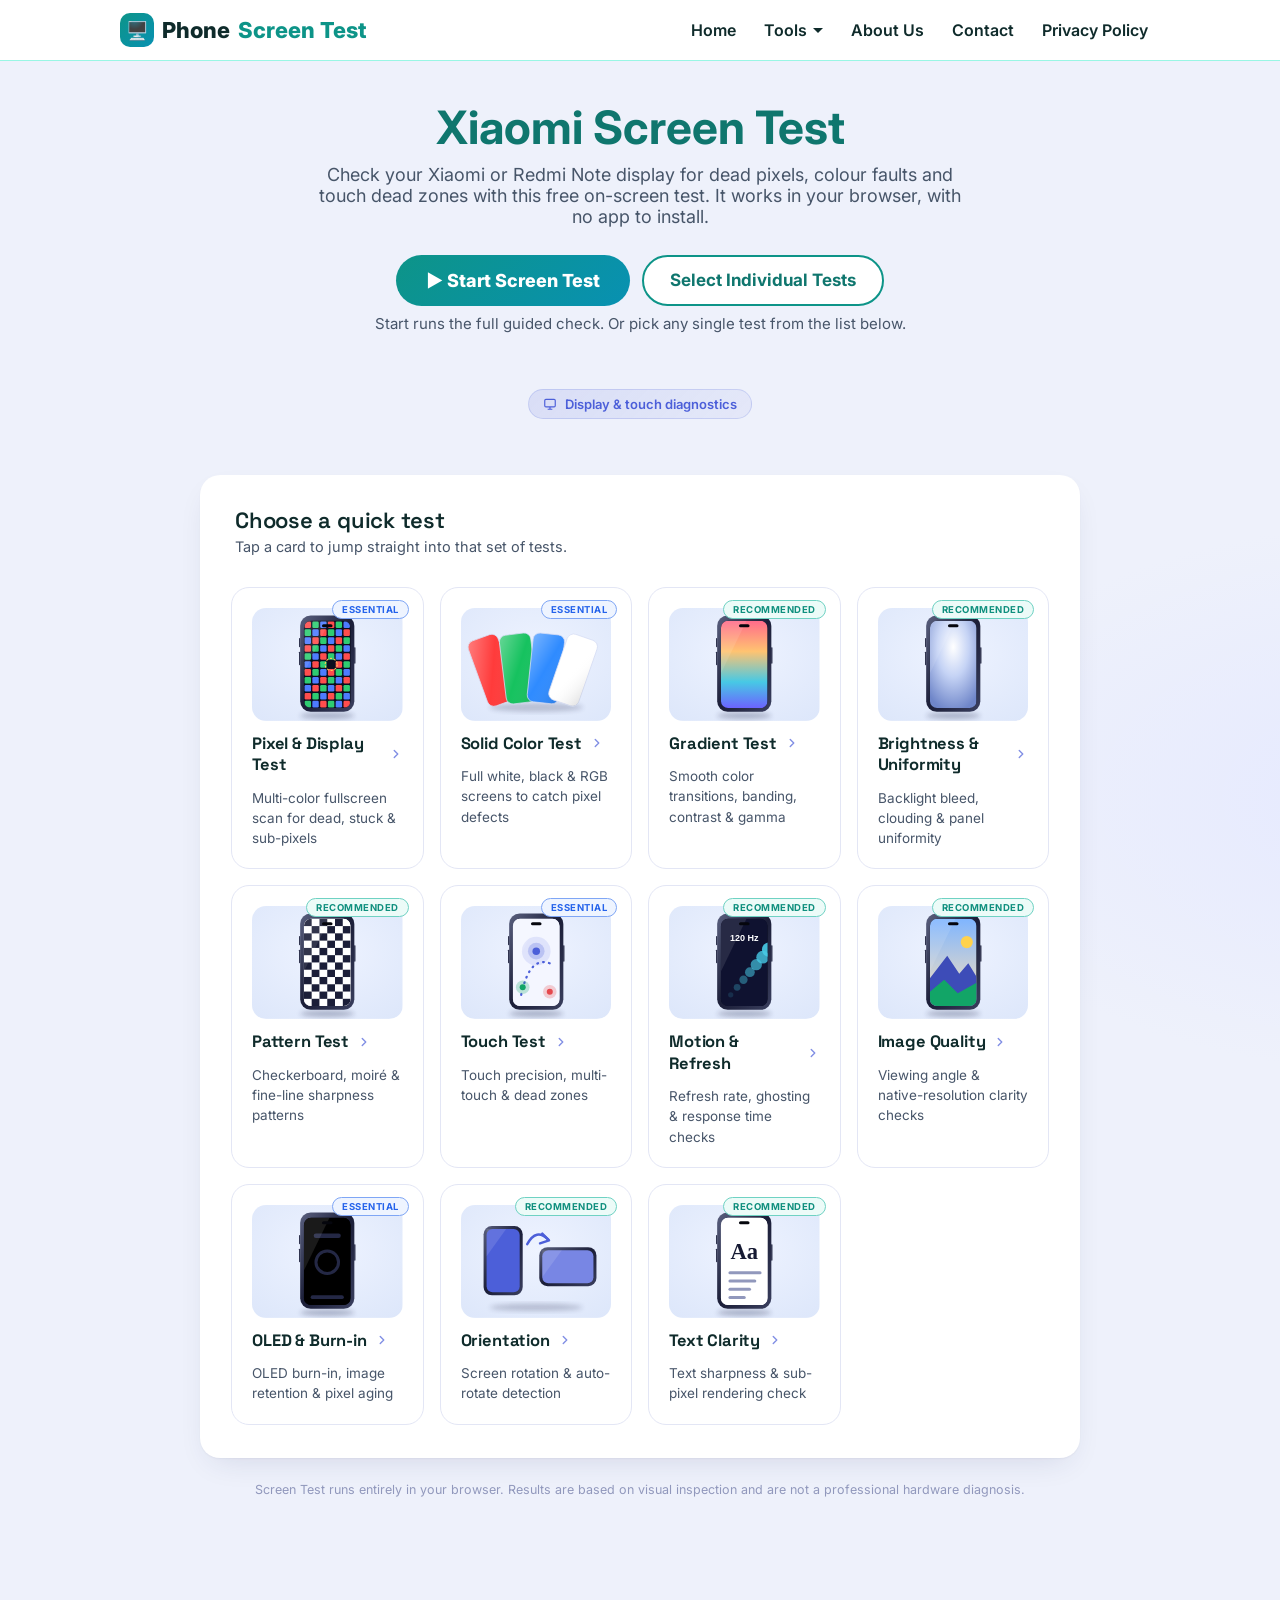
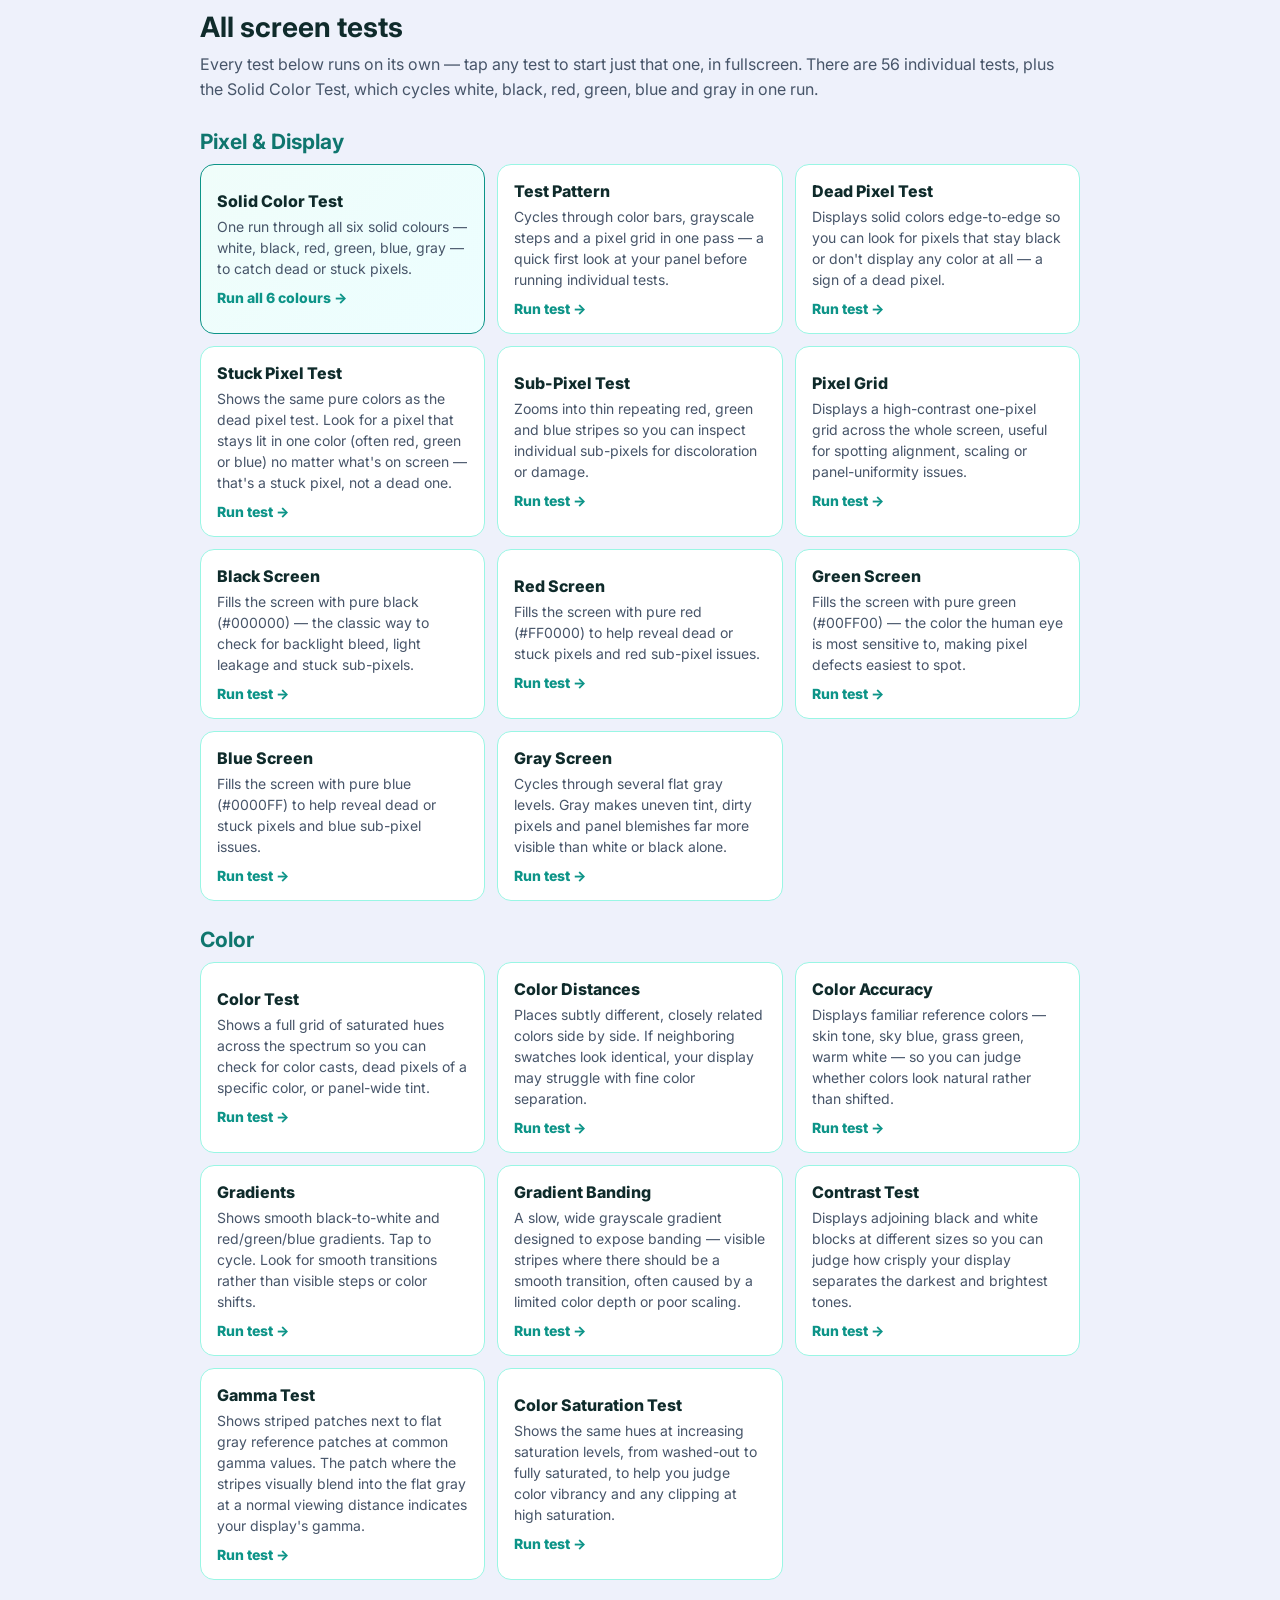
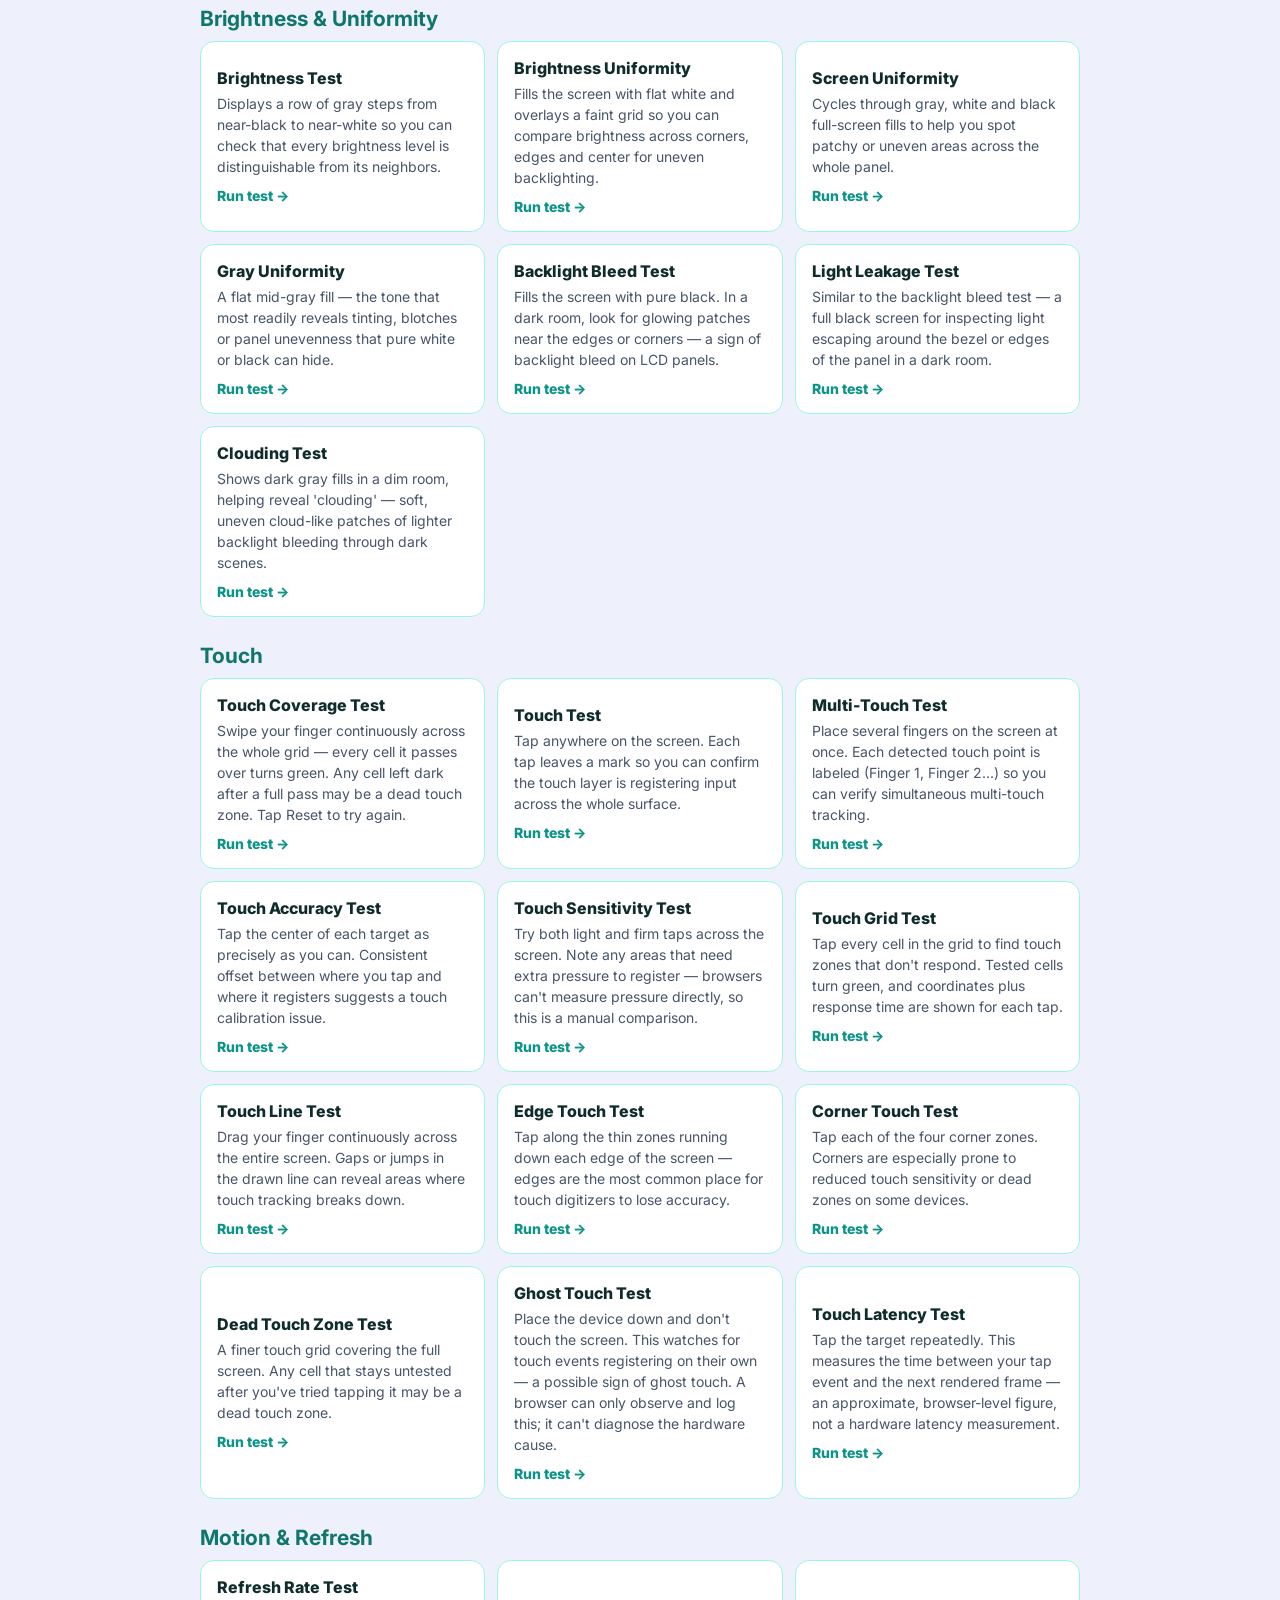
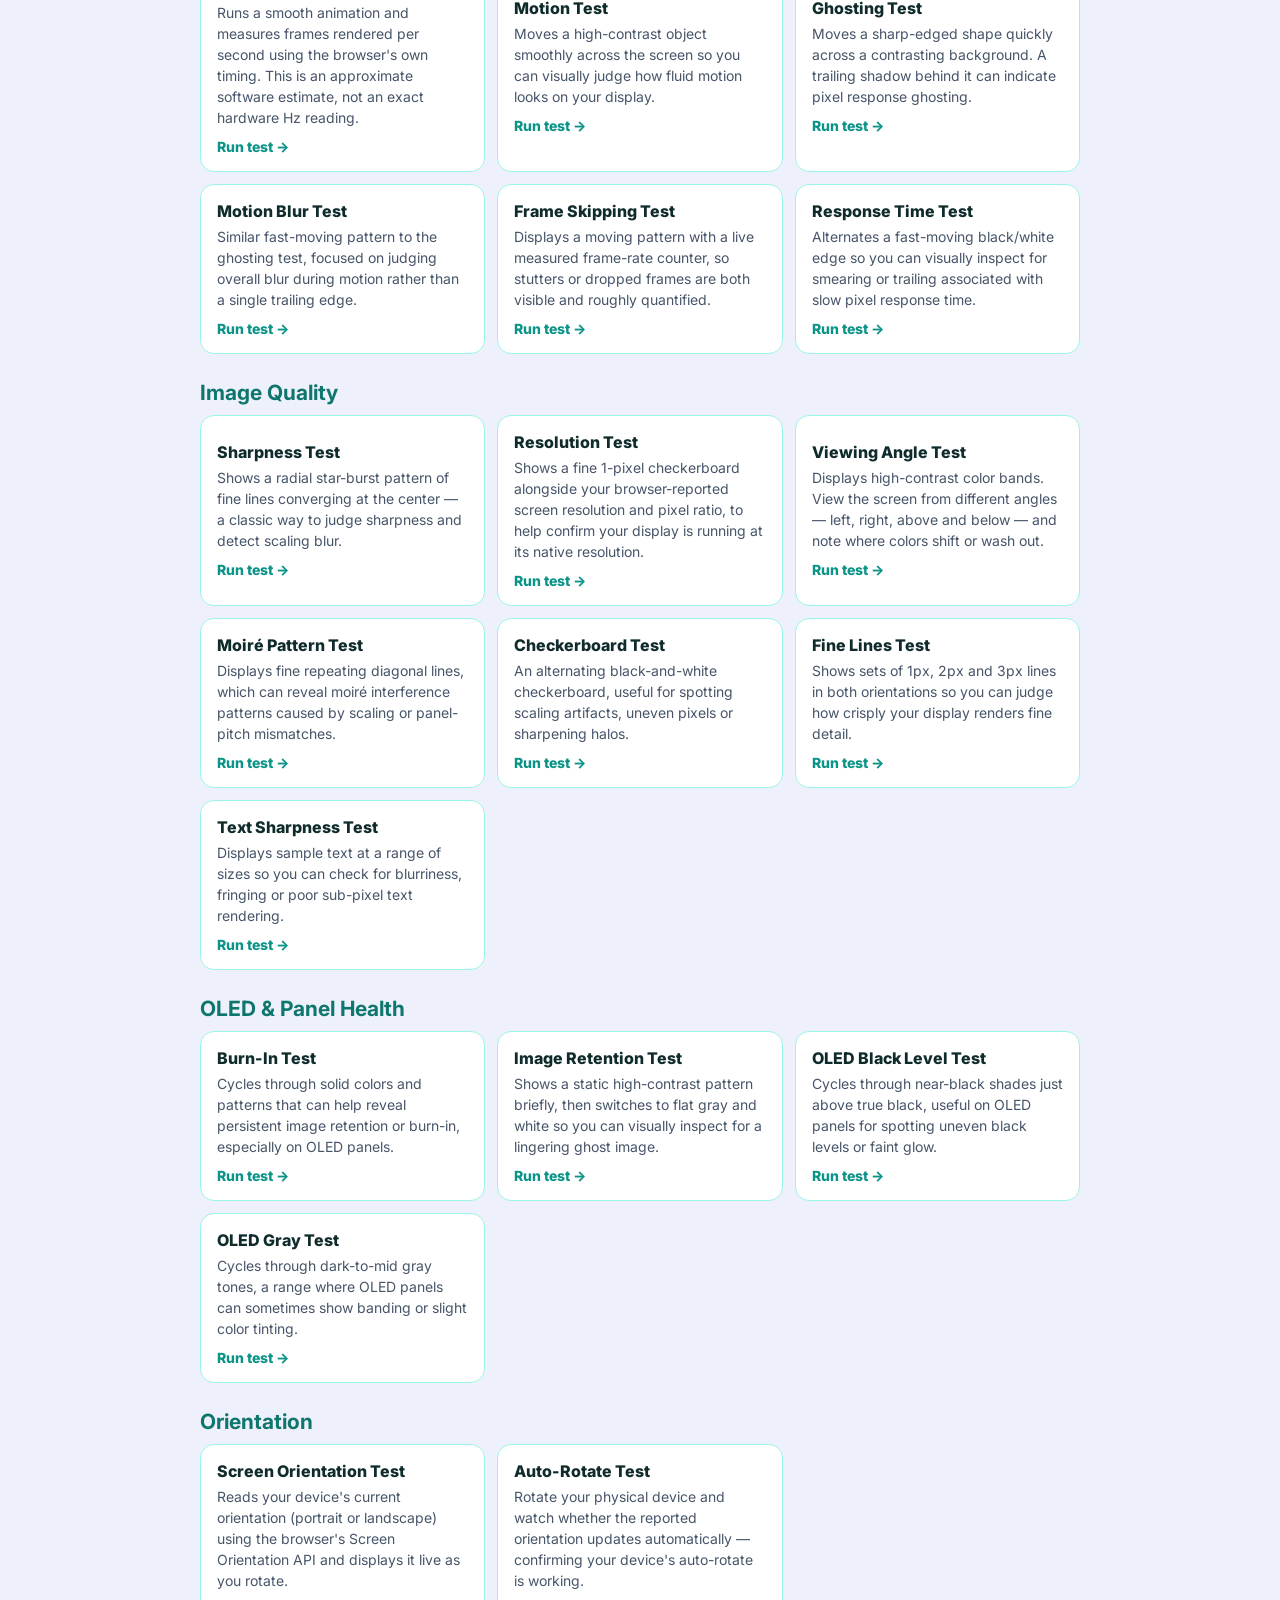
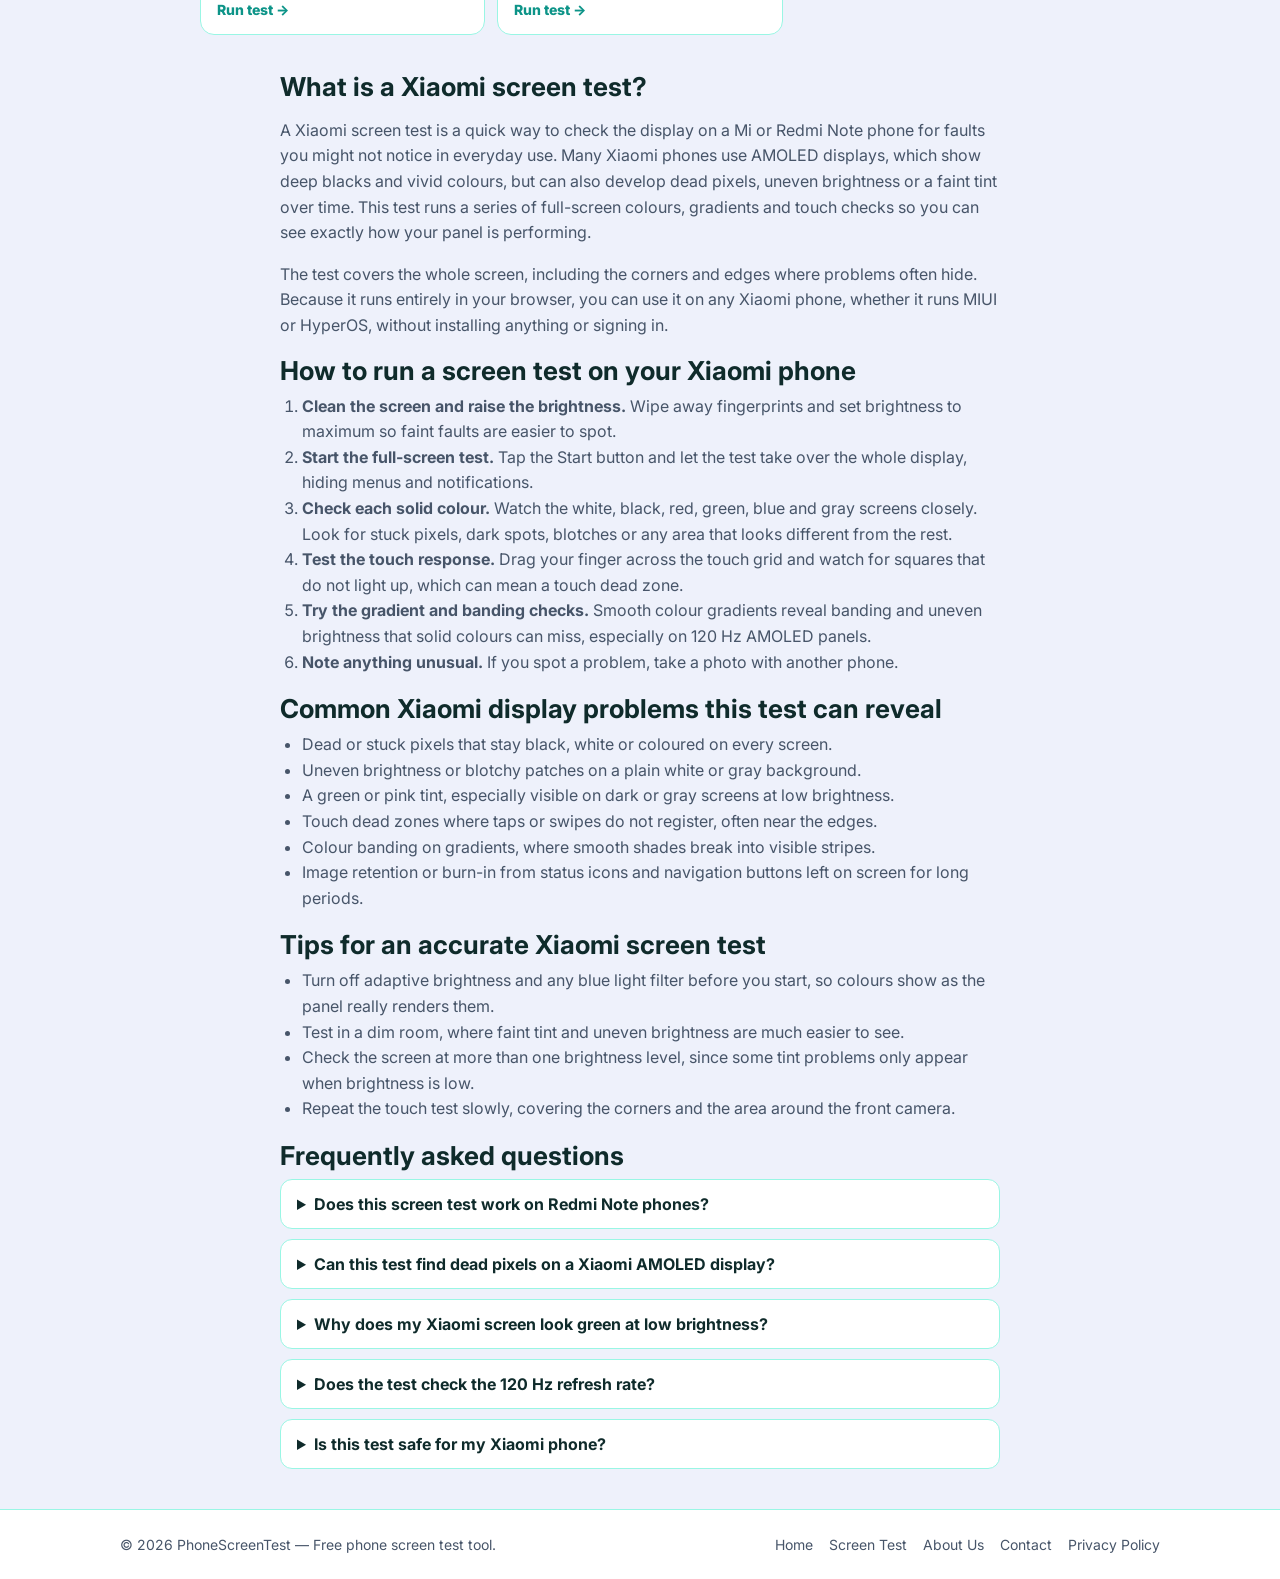
<file: xiaomi-screen-test.html>
<!DOCTYPE html>
<html lang="en">
<head>
<meta charset="UTF-8">
<meta name="viewport" content="width=device-width, initial-scale=1.0">
<title>Xiaomi Screen Test - Dead Pixels, Colors &amp; Touch (Free)</title>
<meta name="description" content="Run a free Xiaomi screen test to check your Mi or Redmi Note display for dead pixels, colour problems, touch dead zones and screen uniformity in minutes.">
<meta name="google-site-verification" content="_-BRUVU3ety-sxMiKPLYXIAc3S__Jb0sioMftiq5Fuo" />
<!-- Google tag (gtag.js) -->
<script async src="https://www.googletagmanager.com/gtag/js?id=G-2ZN1ZHYV9C"></script>
<script>
  window.dataLayer = window.dataLayer || [];
  function gtag(){dataLayer.push(arguments);}
  gtag('js', new Date());
  gtag('config', 'G-2ZN1ZHYV9C');
</script>
<meta name="keywords" content="xiaomi screen test, xiaomi display test, redmi note screen test, mi screen test, dead pixel test xiaomi, xiaomi touch test, xiaomi amoled test">
<link rel="canonical" href="https://phonescreentest.github.io/xiaomi-screen-test.html">
<meta property="og:title" content="Xiaomi Screen Test - Dead Pixels, Colors &amp; Touch (Free)">
<meta property="og:description" content="Run a free Xiaomi screen test to check your Mi or Redmi Note display for dead pixels, colour problems, touch dead zones and screen uniformity in minutes.">
<meta property="og:type" content="website">
<meta property="og:url" content="https://phonescreentest.github.io/xiaomi-screen-test.html">
<link rel="stylesheet" href="https://fonts.googleapis.com/css2?family=Space+Grotesk:wght@500;600;700&family=Inter:wght@400;500;600;700&display=swap">
<link rel="stylesheet" href="screen-test-assets/style.css">
<link rel="icon" href="data:image/svg+xml,<svg xmlns='http://www.w3.org/2000/svg' viewBox='0 0 100 100'><text y='.9em' font-size='90'>🖥️</text></svg>">
<style>
:root{--bg:#f0fdfa;--panel:#fff;--panel2:#ccfbf1;--line:#99f6e4;--text:#0f2b2b;--muted:#475569;--accent:#0d9488;--accent2:#0891b2;--accent-dark:#0f766e}
*{box-sizing:border-box}
html{scroll-behavior:smooth}
a{color:var(--accent);text-decoration:none}
a:hover{text-decoration:underline}
.wrap{max-width:1080px;margin:0 auto;padding:0 20px}
header.site{background:#fff;border-bottom:1px solid var(--line);position:sticky;top:0;z-index:10}
header.site .wrap{display:flex;align-items:center;justify-content:space-between;min-height:60px}
.logo{font-size:22px;font-weight:800;color:var(--text);display:flex;align-items:center;gap:8px}
.logo:hover{text-decoration:none}
.logo .mark{width:34px;height:34px;border-radius:10px;background:linear-gradient(135deg,var(--accent),var(--accent2));color:#fff;display:inline-flex;align-items:center;justify-content:center;font-size:18px}
.logo b{color:var(--accent);font-weight:800}
nav.main{display:flex;gap:4px;flex-wrap:wrap}
nav.main a{color:var(--text);font-weight:600;padding:8px 12px;border-radius:8px}
nav.main a:hover,nav.main a.active{background:var(--panel2);color:var(--accent-dark);text-decoration:none}
.menu-btn{display:none}
.nav-drop{position:relative}
.nav-drop-btn{font-family:inherit;font-size:16px;font-weight:600;color:var(--text);background:none;border:0;padding:8px 12px;border-radius:8px;cursor:pointer;display:inline-flex;align-items:center;gap:6px}
.nav-drop-btn:hover,.nav-drop-btn.active{background:var(--panel2);color:var(--accent-dark)}
.nav-drop-btn .caret{width:0;height:0;border-left:5px solid transparent;border-right:5px solid transparent;border-top:5px solid currentColor;transition:transform .2s}
.nav-drop.open .nav-drop-btn .caret{transform:rotate(180deg)}
.nav-drop-menu{display:none;position:absolute;top:calc(100% + 6px);left:0;min-width:230px;background:#fff;border:1px solid var(--line);border-radius:12px;box-shadow:0 12px 30px rgba(13,148,136,.15);padding:6px;z-index:20}
.nav-drop.open .nav-drop-menu{display:block}
.nav-drop-menu a{display:block;padding:10px 12px;border-radius:8px;color:var(--text);font-weight:600}
.nav-drop-menu a:hover,.nav-drop-menu a.active{background:var(--panel2);color:var(--accent-dark);text-decoration:none}
.page-hero{text-align:center;padding:40px 20px 6px}
.page-hero h1{font-size:46px;line-height:1.15;margin:0 0 10px;color:var(--accent-dark)}
.page-hero p.lede{font-size:18px;color:var(--muted);max-width:660px;margin:0 auto 22px}
footer.site{border-top:1px solid var(--line);background:#fff;padding:26px 0;margin-top:20px}
footer.site .wrap{display:flex;justify-content:space-between;gap:16px;flex-wrap:wrap;color:var(--muted);font-size:14px}
footer.site nav{display:flex;gap:16px;flex-wrap:wrap}
footer.site nav a{color:var(--muted)}
/* Top actions: Start Screen Test + Select Individual Tests (own classes, no clash with plugin .btn) */
.pst-top-actions{display:flex;gap:12px;justify-content:center;flex-wrap:wrap;margin:0 auto 8px}
.pst-start{border:0;cursor:pointer;padding:15px 30px;border-radius:999px;font-size:18px;font-weight:800;color:#fff;background:linear-gradient(135deg,var(--accent),var(--accent2));font-family:inherit}
.pst-start:hover{opacity:.92}
.pst-select{border:2px solid var(--accent);background:#fff;color:var(--accent-dark);cursor:pointer;padding:13px 26px;border-radius:999px;font-size:17px;font-weight:700;font-family:inherit}
.pst-select:hover{background:var(--panel2)}
.pst-top-note{text-align:center;color:var(--muted);font-size:15px;margin:6px 0 0}
/* All-tests list below the tool (own .pst- classes; plugin .card/.btn untouched) */
.pst-all{max-width:920px;margin:0 auto;padding:30px 20px 10px}
.pst-all h2{font-size:28px;margin:0 0 8px;color:var(--text)}
.pst-all-intro{color:var(--muted);font-size:16px;line-height:1.6;margin:0 0 10px}
.pst-all h3{font-size:21px;margin:26px 0 10px;color:var(--accent-dark)}
.pst-test-grid{display:grid;grid-template-columns:repeat(auto-fill,minmax(260px,1fr));gap:12px}
.pst-test-btn{display:block;width:100%;text-align:left;background:#fff;border:1px solid var(--line);border-radius:14px;padding:16px;cursor:pointer;font-family:inherit}
.pst-test-btn:hover{border-color:var(--accent);box-shadow:0 6px 18px rgba(13,148,136,.14)}
.pst-test-name{display:block;font-size:16px;font-weight:800;color:var(--text)}
.pst-test-desc{display:block;font-size:14px;line-height:1.5;color:var(--muted);margin:5px 0 10px}
.pst-test-run{display:inline-block;font-size:14px;font-weight:800;color:var(--accent)}
.pst-test-group{background:linear-gradient(135deg,#f0fdfa,#ecfeff);border-color:var(--accent)}
/* SEO content under the tool (own classes, no clash with the tool stylesheet) */
.st-info{max-width:760px;margin:0 auto;padding:26px 20px 10px}
.st-info h2{font-size:26px;margin:0 0 8px;color:#0f2b2b}
.st-info p,.st-info li{color:#475569;font-size:16px;line-height:1.6}
.st-info ul,.st-info ol{margin:8px 0 18px;padding-left:22px}
.st-info details{background:#fff;border:1px solid var(--line);border-radius:12px;padding:14px 16px;margin-bottom:10px}
.st-info summary{font-weight:700;cursor:pointer;font-size:16px;color:#0f2b2b}
.st-info details p{margin:8px 0 0}
@media (max-width:820px){
  .page-hero h1{font-size:34px}
  .nav-drop{width:100%}
  .nav-drop-btn{width:100%;justify-content:space-between}
  .nav-drop-menu{position:static;box-shadow:none;border:0;border-radius:0;background:transparent;padding:2px 0 2px 14px;min-width:0}
  .nav-drop-menu a{padding:10px 12px}
  header.site .wrap{position:relative}
  .menu-btn{display:flex;flex-direction:column;justify-content:center;gap:5px;width:40px;height:40px;padding:9px;background:none;border:0;cursor:pointer}
  .menu-btn span{display:block;height:3px;background:var(--text);border-radius:2px;transition:transform .2s,opacity .2s}
  .menu-btn.open span:nth-child(1){transform:translateY(8px) rotate(45deg)}
  .menu-btn.open span:nth-child(2){opacity:0}
  .menu-btn.open span:nth-child(3){transform:translateY(-8px) rotate(-45deg)}
  nav.main{display:none}
  nav.main.open{display:flex;flex-direction:column;position:absolute;top:100%;left:0;right:0;background:#fff;border-bottom:1px solid var(--line);padding:10px 20px 14px;gap:2px}
  nav.main.open a{padding:10px 12px}
}
</style>
</head>
<body>
<header class="site">
  <div class="wrap">
    <a class="logo" href="https://phonescreentest.github.io/"><span class="mark">🖥️</span>Phone<b> Screen Test</b></a>
    <button type="button" class="menu-btn" id="menuBtn" aria-label="Menu" aria-expanded="false"><span></span><span></span><span></span></button>
    <nav class="main">
      <a href="https://phonescreentest.github.io/">Home</a>
      <div class="nav-drop">
        <button type="button" class="nav-drop-btn" aria-expanded="false" aria-haspopup="true">Tools <span class="caret" aria-hidden="true"></span></button>
        <div class="nav-drop-menu">
          <a href="https://phonescreentest.github.io/">Screen Test</a>
        </div>
      </div>
      <a href="about.html">About Us</a>
      <a href="contact.html">Contact</a>
      <a href="privacy-policy.html">Privacy Policy</a>
    </nav>
  </div>
</header>
<main class="wrap">
  <div class="page-hero">
    <h1>Xiaomi Screen Test</h1>
    <p class="lede">Check your Xiaomi or Redmi Note display for dead pixels, colour faults and touch dead zones with this free on-screen test. It works in your browser, with no app to install.</p>
  </div>

  <div class="pst-top-actions">
    <button type="button" class="pst-start" data-stt-start>&#9654; Start Screen Test</button>
    <button type="button" class="pst-select" id="pstSelectBtn">Select Individual Tests</button>
  </div>
  <p class="pst-top-note">Start runs the full guided check. Or pick any single test from the list below.</p>

<div class="screen-test-tool-wrapper">
<div id="screen-test-app" style="visibility:hidden">

  <!-- ============ CATEGORY QUICK-START SCREEN ============ -->
  <div id="category-screen">
    <div class="page-wrap">
      <header class="hero">
        <span class="eyebrow">
          <svg width="14" height="14" style="width:14px;height:14px" viewBox="0 0 24 24" fill="none" stroke="currentColor" stroke-width="2"><rect x="3" y="4" width="18" height="13" rx="2"/><path d="M8 21h8M12 17v4"/></svg>
          Display &amp; touch diagnostics
        </span>
      </header>

      <div class="card" id="screen-test-cards">
        <div class="card-header">
          <h2>Choose a quick test</h2>
          <p>Tap a card to jump straight into that set of tests.</p>
        </div>
        <div class="category-grid" id="category-grid"></div>
      </div>

      <div class="individual-tests-link-wrap" style="text-align:center;margin-top:20px;">
        <button class="link-btn" id="show-individual-tests-link">Or choose individual tests →</button>
      </div>

      <footer class="tiny-note">Screen Test runs entirely in your browser. Results are based on visual inspection and are not a professional hardware diagnosis.</footer>
    </div>
  </div>

  <!-- ============ SELECTION SCREEN (advanced / individual tests) ============ -->
  <div id="selection-screen" class="hidden">
    <div class="page-wrap">
      <div style="margin-bottom:10px;">
        <button class="link-btn" id="back-to-quickstart-link">← Back to quick start</button>
      </div>
      <header class="hero">
        <span class="eyebrow">
          <svg width="14" height="14" style="width:14px;height:14px" viewBox="0 0 24 24" fill="none" stroke="currentColor" stroke-width="2"><rect x="3" y="4" width="18" height="13" rx="2"/><path d="M8 21h8M12 17v4"/></svg>
          Display &amp; touch diagnostics
        </span>
      </header>

      <div class="card">
        <div class="card-header">
          <h2>Choose the test(s) you would like to perform</h2>
          <p>Tap a test to select it, or the info icon to see what it checks.</p>
        </div>
        <div class="categories" id="categories-container"></div>

        <div class="control-bar">
          <div class="bulk-actions">
            <button class="link-btn" id="select-all-btn">Select all</button>
            <button class="link-btn" id="select-none-btn">Select none</button>
            <span class="count-pill" id="count-pill"><b>0</b> tests selected</span>
          </div>
          <div class="action-btns">
            <button class="btn btn-ghost" id="setup-guide-btn">View setup guide</button>
            <button class="btn btn-primary" id="start-test-btn" disabled>Start test</button>
          </div>
        </div>
      </div>

      <footer class="tiny-note">Screen Test runs entirely in your browser. Results are based on visual inspection and are not a professional hardware diagnosis.</footer>
    </div>
  </div>

  <!-- ============ TEST RUNNER ============ -->
  <div id="test-runner" class="hidden">
    <div id="runner-topbar">
      <span class="topbar-chip" id="progress-chip">Test 1 of 1<span class="test-title" id="runner-test-name"></span></span>
    </div>
    <div id="test-stage" role="region" aria-label="Test display area"></div>
    <button id="stt-v102-runner-controls-toggle" type="button" aria-label="Hide test navigation" aria-expanded="true" title="Hide test navigation">
      <svg class="stt-v102-toggle-arrow stt-v102-toggle-arrow-down" viewBox="0 0 24 24" fill="none" stroke="currentColor" stroke-width="2.4" stroke-linecap="round" stroke-linejoin="round"><path d="M6 9l6 6 6-6"/></svg>
      <svg class="stt-v102-toggle-arrow stt-v102-toggle-arrow-up" viewBox="0 0 24 24" fill="none" stroke="currentColor" stroke-width="2.4" stroke-linecap="round" stroke-linejoin="round"><path d="M6 15l6-6 6 6"/></svg>
    </button>
    <div id="runner-bottombar">
      <button class="rbtn" id="btn-prev" aria-label="Previous test">
        <svg viewBox="0 0 24 24" fill="none" stroke="currentColor" stroke-width="2.2" stroke-linecap="round" stroke-linejoin="round"><path d="M15 18l-6-6 6-6"/></svg>
        Previous
      </button>
      <button class="rbtn bad" id="btn-problem">
        <svg viewBox="0 0 24 24" fill="none" stroke="currentColor" stroke-width="2.2" stroke-linecap="round" stroke-linejoin="round"><path d="M12 9v4M12 17h.01M10.3 3.9L1.8 18a2 2 0 001.7 3h17a2 2 0 001.7-3L13.7 3.9a2 2 0 00-3.4 0z"/></svg>
        Problem found
      </button>
      <button class="rbtn good" id="btn-good">
        <svg viewBox="0 0 24 24" fill="none" stroke="currentColor" stroke-width="2.2" stroke-linecap="round" stroke-linejoin="round"><path d="M20 6L9 17l-5-5"/></svg>
        Looks good
      </button>
      <button class="rbtn" id="btn-skip">Skip</button>
      <button class="rbtn" id="btn-next" aria-label="Next test">
        Next
        <svg viewBox="0 0 24 24" fill="none" stroke="currentColor" stroke-width="2.2" stroke-linecap="round" stroke-linejoin="round"><path d="M9 18l6-6-6-6"/></svg>
      </button>
    </div>

    <!-- Inside the fullscreen element so the confirmation remains visible. -->
    <div class="modal-overlay hidden" id="exit-modal-overlay">
      <div class="modal" style="max-width:380px;" role="dialog" aria-modal="true" aria-labelledby="exit-modal-title">
        <h3 id="exit-modal-title">Exit this test?</h3>
        <p>Your progress on remaining tests will be lost. Completed results so far won't be saved.</p>
        <div class="modal-actions">
          <button class="btn" id="exit-cancel-btn">Keep testing</button>
          <button class="btn btn-danger" id="exit-confirm-btn">Exit</button>
        </div>
      </div>
    </div>
  </div>

  <!-- ============ RESULTS SCREEN ============ -->
  <div id="results-screen" class="hidden">
    <div class="page-wrap">
      <header class="hero">
        <span class="eyebrow">
          <svg width="14" height="14" style="width:14px;height:14px" viewBox="0 0 24 24" fill="none" stroke="currentColor" stroke-width="2"><path d="M20 6L9 17l-5-5"/></svg>
          Screen test complete
        </span>
        <h2 style="font-size:clamp(30px,5vw,42px);">Your results</h2>
        <p>Here's how your display performed across the tests you ran.</p>
      </header>
      <div class="card">
        <div class="results-summary" id="results-summary"></div>
        <div class="result-list" id="results-list"></div>
        <div class="control-bar" style="justify-content:center;">
          <div class="action-btns">
            <button class="btn" id="test-again-btn">Test again</button>
            <button class="btn" id="run-failed-btn">Run failed tests</button>
            <button class="btn btn-primary" id="new-test-btn">Start new test</button>
            <button class="btn stt-results-close" id="results-close-btn">Close</button>
          </div>
        </div>
      </div>
      <footer class="tiny-note">Your results are based on the tests you performed and are not a professional hardware diagnosis.</footer>
    </div>
  </div>

  <!-- Info modal -->
  <div class="modal-overlay hidden" id="info-modal-overlay">
    <div class="modal" role="dialog" aria-modal="true" aria-labelledby="info-modal-title">
      <span class="cat-tag" id="info-modal-cat"></span>
      <h3 id="info-modal-title"></h3>
      <p id="info-modal-desc"></p>
      <div class="modal-actions">
        <button class="btn" id="info-modal-close">Close</button>
        <button class="btn btn-primary" id="info-modal-select">Select this test</button>
      </div>
    </div>
  </div>

  <!-- Setup guide modal -->
  <div class="modal-overlay hidden" id="guide-modal-overlay">
    <div class="modal" style="max-width:480px;" role="dialog" aria-modal="true" aria-labelledby="guide-modal-title">
      <h3 id="guide-modal-title">Before you start</h3>
      <ol class="guide-list">
        <li><span class="num">1</span> Clean your screen so smudges aren't mistaken for dead pixels or clouding.</li>
        <li><span class="num">2</span> Dim the room for backlight bleed, light leakage, and black-level tests — these show up best in the dark.</li>
        <li><span class="num">3</span> Use normal room lighting for color, brightness, and uniformity tests.</li>
        <li><span class="num">4</span> For touch tests, use a finger or stylus and try to cover the entire screen, including edges and corners.</li>
        <li><span class="num">5</span> Fullscreen mode gives the most accurate results — allow it if your browser prompts you.</li>
        <li><span class="num">6</span> Motion and refresh-rate readings are approximate, browser-measured estimates — not exact hardware specs.</li>
      </ol>
      <div class="modal-actions">
        <button class="btn btn-primary" id="guide-modal-close">Got it</button>
      </div>
    </div>
  </div>

</div>
  </div>

<section class="pst-all" id="all-tests">
<h2>All screen tests</h2>
<p class="pst-all-intro">Every test below runs on its own — tap any test to start just that one, in fullscreen. There are 56 individual tests, plus the Solid Color Test, which cycles white, black, red, green, blue and gray in one run.</p>
<h3>Pixel &amp; Display</h3>
<div class="pst-test-grid">
<button type="button" class="pst-test-btn pst-test-group" data-group-label="Solid Color Test"><span class="pst-test-name">Solid Color Test</span><span class="pst-test-desc">One run through all six solid colours — white, black, red, green, blue, gray — to catch dead or stuck pixels.</span><span class="pst-test-run">Run all 6 colours →</span></button>
<button type="button" class="pst-test-btn" data-test-id="test-pattern"><span class="pst-test-name">Test Pattern</span><span class="pst-test-desc">Cycles through color bars, grayscale steps and a pixel grid in one pass — a quick first look at your panel before running individual tests.</span><span class="pst-test-run">Run test →</span></button>
<button type="button" class="pst-test-btn" data-test-id="dead-pixel"><span class="pst-test-name">Dead Pixel Test</span><span class="pst-test-desc">Displays solid colors edge-to-edge so you can look for pixels that stay black or don&#x27;t display any color at all — a sign of a dead pixel.</span><span class="pst-test-run">Run test →</span></button>
<button type="button" class="pst-test-btn" data-test-id="stuck-pixel"><span class="pst-test-name">Stuck Pixel Test</span><span class="pst-test-desc">Shows the same pure colors as the dead pixel test. Look for a pixel that stays lit in one color (often red, green or blue) no matter what&#x27;s on screen — that&#x27;s a stuck pixel, not a dead one.</span><span class="pst-test-run">Run test →</span></button>
<button type="button" class="pst-test-btn" data-test-id="sub-pixel"><span class="pst-test-name">Sub-Pixel Test</span><span class="pst-test-desc">Zooms into thin repeating red, green and blue stripes so you can inspect individual sub-pixels for discoloration or damage.</span><span class="pst-test-run">Run test →</span></button>
<button type="button" class="pst-test-btn" data-test-id="pixel-grid"><span class="pst-test-name">Pixel Grid</span><span class="pst-test-desc">Displays a high-contrast one-pixel grid across the whole screen, useful for spotting alignment, scaling or panel-uniformity issues.</span><span class="pst-test-run">Run test →</span></button>
<button type="button" class="pst-test-btn" data-test-id="black-screen"><span class="pst-test-name">Black Screen</span><span class="pst-test-desc">Fills the screen with pure black (#000000) — the classic way to check for backlight bleed, light leakage and stuck sub-pixels.</span><span class="pst-test-run">Run test →</span></button>
<button type="button" class="pst-test-btn" data-test-id="red-screen"><span class="pst-test-name">Red Screen</span><span class="pst-test-desc">Fills the screen with pure red (#FF0000) to help reveal dead or stuck pixels and red sub-pixel issues.</span><span class="pst-test-run">Run test →</span></button>
<button type="button" class="pst-test-btn" data-test-id="green-screen"><span class="pst-test-name">Green Screen</span><span class="pst-test-desc">Fills the screen with pure green (#00FF00) — the color the human eye is most sensitive to, making pixel defects easiest to spot.</span><span class="pst-test-run">Run test →</span></button>
<button type="button" class="pst-test-btn" data-test-id="blue-screen"><span class="pst-test-name">Blue Screen</span><span class="pst-test-desc">Fills the screen with pure blue (#0000FF) to help reveal dead or stuck pixels and blue sub-pixel issues.</span><span class="pst-test-run">Run test →</span></button>
<button type="button" class="pst-test-btn" data-test-id="gray-screen"><span class="pst-test-name">Gray Screen</span><span class="pst-test-desc">Cycles through several flat gray levels. Gray makes uneven tint, dirty pixels and panel blemishes far more visible than white or black alone.</span><span class="pst-test-run">Run test →</span></button>
</div>
<h3>Color</h3>
<div class="pst-test-grid">
<button type="button" class="pst-test-btn" data-test-id="color-test"><span class="pst-test-name">Color Test</span><span class="pst-test-desc">Shows a full grid of saturated hues across the spectrum so you can check for color casts, dead pixels of a specific color, or panel-wide tint.</span><span class="pst-test-run">Run test →</span></button>
<button type="button" class="pst-test-btn" data-test-id="color-distances"><span class="pst-test-name">Color Distances</span><span class="pst-test-desc">Places subtly different, closely related colors side by side. If neighboring swatches look identical, your display may struggle with fine color separation.</span><span class="pst-test-run">Run test →</span></button>
<button type="button" class="pst-test-btn" data-test-id="color-accuracy"><span class="pst-test-name">Color Accuracy</span><span class="pst-test-desc">Displays familiar reference colors — skin tone, sky blue, grass green, warm white — so you can judge whether colors look natural rather than shifted.</span><span class="pst-test-run">Run test →</span></button>
<button type="button" class="pst-test-btn" data-test-id="gradients"><span class="pst-test-name">Gradients</span><span class="pst-test-desc">Shows smooth black-to-white and red/green/blue gradients. Tap to cycle. Look for smooth transitions rather than visible steps or color shifts.</span><span class="pst-test-run">Run test →</span></button>
<button type="button" class="pst-test-btn" data-test-id="gradient-banding"><span class="pst-test-name">Gradient Banding</span><span class="pst-test-desc">A slow, wide grayscale gradient designed to expose banding — visible stripes where there should be a smooth transition, often caused by a limited color depth or poor scaling.</span><span class="pst-test-run">Run test →</span></button>
<button type="button" class="pst-test-btn" data-test-id="contrast-test"><span class="pst-test-name">Contrast Test</span><span class="pst-test-desc">Displays adjoining black and white blocks at different sizes so you can judge how crisply your display separates the darkest and brightest tones.</span><span class="pst-test-run">Run test →</span></button>
<button type="button" class="pst-test-btn" data-test-id="gamma-test"><span class="pst-test-name">Gamma Test</span><span class="pst-test-desc">Shows striped patches next to flat gray reference patches at common gamma values. The patch where the stripes visually blend into the flat gray at a normal viewing distance indicates your display&#x27;s gamma.</span><span class="pst-test-run">Run test →</span></button>
<button type="button" class="pst-test-btn" data-test-id="color-saturation"><span class="pst-test-name">Color Saturation Test</span><span class="pst-test-desc">Shows the same hues at increasing saturation levels, from washed-out to fully saturated, to help you judge color vibrancy and any clipping at high saturation.</span><span class="pst-test-run">Run test →</span></button>
</div>
<h3>Brightness &amp; Uniformity</h3>
<div class="pst-test-grid">
<button type="button" class="pst-test-btn" data-test-id="brightness-test"><span class="pst-test-name">Brightness Test</span><span class="pst-test-desc">Displays a row of gray steps from near-black to near-white so you can check that every brightness level is distinguishable from its neighbors.</span><span class="pst-test-run">Run test →</span></button>
<button type="button" class="pst-test-btn" data-test-id="brightness-uniformity"><span class="pst-test-name">Brightness Uniformity</span><span class="pst-test-desc">Fills the screen with flat white and overlays a faint grid so you can compare brightness across corners, edges and center for uneven backlighting.</span><span class="pst-test-run">Run test →</span></button>
<button type="button" class="pst-test-btn" data-test-id="screen-uniformity"><span class="pst-test-name">Screen Uniformity</span><span class="pst-test-desc">Cycles through gray, white and black full-screen fills to help you spot patchy or uneven areas across the whole panel.</span><span class="pst-test-run">Run test →</span></button>
<button type="button" class="pst-test-btn" data-test-id="gray-uniformity"><span class="pst-test-name">Gray Uniformity</span><span class="pst-test-desc">A flat mid-gray fill — the tone that most readily reveals tinting, blotches or panel unevenness that pure white or black can hide.</span><span class="pst-test-run">Run test →</span></button>
<button type="button" class="pst-test-btn" data-test-id="backlight-bleed"><span class="pst-test-name">Backlight Bleed Test</span><span class="pst-test-desc">Fills the screen with pure black. In a dark room, look for glowing patches near the edges or corners — a sign of backlight bleed on LCD panels.</span><span class="pst-test-run">Run test →</span></button>
<button type="button" class="pst-test-btn" data-test-id="light-leakage"><span class="pst-test-name">Light Leakage Test</span><span class="pst-test-desc">Similar to the backlight bleed test — a full black screen for inspecting light escaping around the bezel or edges of the panel in a dark room.</span><span class="pst-test-run">Run test →</span></button>
<button type="button" class="pst-test-btn" data-test-id="clouding-test"><span class="pst-test-name">Clouding Test</span><span class="pst-test-desc">Shows dark gray fills in a dim room, helping reveal &#x27;clouding&#x27; — soft, uneven cloud-like patches of lighter backlight bleeding through dark scenes.</span><span class="pst-test-run">Run test →</span></button>
</div>
<h3>Touch</h3>
<div class="pst-test-grid">
<button type="button" class="pst-test-btn" data-test-id="touch-coverage"><span class="pst-test-name">Touch Coverage Test</span><span class="pst-test-desc">Swipe your finger continuously across the whole grid — every cell it passes over turns green. Any cell left dark after a full pass may be a dead touch zone. Tap Reset to try again.</span><span class="pst-test-run">Run test →</span></button>
<button type="button" class="pst-test-btn" data-test-id="touch-test"><span class="pst-test-name">Touch Test</span><span class="pst-test-desc">Tap anywhere on the screen. Each tap leaves a mark so you can confirm the touch layer is registering input across the whole surface.</span><span class="pst-test-run">Run test →</span></button>
<button type="button" class="pst-test-btn" data-test-id="multi-touch"><span class="pst-test-name">Multi-Touch Test</span><span class="pst-test-desc">Place several fingers on the screen at once. Each detected touch point is labeled (Finger 1, Finger 2...) so you can verify simultaneous multi-touch tracking.</span><span class="pst-test-run">Run test →</span></button>
<button type="button" class="pst-test-btn" data-test-id="touch-accuracy"><span class="pst-test-name">Touch Accuracy Test</span><span class="pst-test-desc">Tap the center of each target as precisely as you can. Consistent offset between where you tap and where it registers suggests a touch calibration issue.</span><span class="pst-test-run">Run test →</span></button>
<button type="button" class="pst-test-btn" data-test-id="touch-sensitivity"><span class="pst-test-name">Touch Sensitivity Test</span><span class="pst-test-desc">Try both light and firm taps across the screen. Note any areas that need extra pressure to register — browsers can&#x27;t measure pressure directly, so this is a manual comparison.</span><span class="pst-test-run">Run test →</span></button>
<button type="button" class="pst-test-btn" data-test-id="touch-grid"><span class="pst-test-name">Touch Grid Test</span><span class="pst-test-desc">Tap every cell in the grid to find touch zones that don&#x27;t respond. Tested cells turn green, and coordinates plus response time are shown for each tap.</span><span class="pst-test-run">Run test →</span></button>
<button type="button" class="pst-test-btn" data-test-id="touch-line"><span class="pst-test-name">Touch Line Test</span><span class="pst-test-desc">Drag your finger continuously across the entire screen. Gaps or jumps in the drawn line can reveal areas where touch tracking breaks down.</span><span class="pst-test-run">Run test →</span></button>
<button type="button" class="pst-test-btn" data-test-id="edge-touch"><span class="pst-test-name">Edge Touch Test</span><span class="pst-test-desc">Tap along the thin zones running down each edge of the screen — edges are the most common place for touch digitizers to lose accuracy.</span><span class="pst-test-run">Run test →</span></button>
<button type="button" class="pst-test-btn" data-test-id="corner-touch"><span class="pst-test-name">Corner Touch Test</span><span class="pst-test-desc">Tap each of the four corner zones. Corners are especially prone to reduced touch sensitivity or dead zones on some devices.</span><span class="pst-test-run">Run test →</span></button>
<button type="button" class="pst-test-btn" data-test-id="dead-touch-zone"><span class="pst-test-name">Dead Touch Zone Test</span><span class="pst-test-desc">A finer touch grid covering the full screen. Any cell that stays untested after you&#x27;ve tried tapping it may be a dead touch zone.</span><span class="pst-test-run">Run test →</span></button>
<button type="button" class="pst-test-btn" data-test-id="ghost-touch"><span class="pst-test-name">Ghost Touch Test</span><span class="pst-test-desc">Place the device down and don&#x27;t touch the screen. This watches for touch events registering on their own — a possible sign of ghost touch. A browser can only observe and log this; it can&#x27;t diagnose the hardware cause.</span><span class="pst-test-run">Run test →</span></button>
<button type="button" class="pst-test-btn" data-test-id="touch-latency"><span class="pst-test-name">Touch Latency Test</span><span class="pst-test-desc">Tap the target repeatedly. This measures the time between your tap event and the next rendered frame — an approximate, browser-level figure, not a hardware latency measurement.</span><span class="pst-test-run">Run test →</span></button>
</div>
<h3>Motion &amp; Refresh</h3>
<div class="pst-test-grid">
<button type="button" class="pst-test-btn" data-test-id="refresh-rate"><span class="pst-test-name">Refresh Rate Test</span><span class="pst-test-desc">Runs a smooth animation and measures frames rendered per second using the browser&#x27;s own timing. This is an approximate software estimate, not an exact hardware Hz reading.</span><span class="pst-test-run">Run test →</span></button>
<button type="button" class="pst-test-btn" data-test-id="motion-test"><span class="pst-test-name">Motion Test</span><span class="pst-test-desc">Moves a high-contrast object smoothly across the screen so you can visually judge how fluid motion looks on your display.</span><span class="pst-test-run">Run test →</span></button>
<button type="button" class="pst-test-btn" data-test-id="ghosting-test"><span class="pst-test-name">Ghosting Test</span><span class="pst-test-desc">Moves a sharp-edged shape quickly across a contrasting background. A trailing shadow behind it can indicate pixel response ghosting.</span><span class="pst-test-run">Run test →</span></button>
<button type="button" class="pst-test-btn" data-test-id="motion-blur"><span class="pst-test-name">Motion Blur Test</span><span class="pst-test-desc">Similar fast-moving pattern to the ghosting test, focused on judging overall blur during motion rather than a single trailing edge.</span><span class="pst-test-run">Run test →</span></button>
<button type="button" class="pst-test-btn" data-test-id="frame-skipping"><span class="pst-test-name">Frame Skipping Test</span><span class="pst-test-desc">Displays a moving pattern with a live measured frame-rate counter, so stutters or dropped frames are both visible and roughly quantified.</span><span class="pst-test-run">Run test →</span></button>
<button type="button" class="pst-test-btn" data-test-id="response-time"><span class="pst-test-name">Response Time Test</span><span class="pst-test-desc">Alternates a fast-moving black/white edge so you can visually inspect for smearing or trailing associated with slow pixel response time.</span><span class="pst-test-run">Run test →</span></button>
</div>
<h3>Image Quality</h3>
<div class="pst-test-grid">
<button type="button" class="pst-test-btn" data-test-id="sharpness-test"><span class="pst-test-name">Sharpness Test</span><span class="pst-test-desc">Shows a radial star-burst pattern of fine lines converging at the center — a classic way to judge sharpness and detect scaling blur.</span><span class="pst-test-run">Run test →</span></button>
<button type="button" class="pst-test-btn" data-test-id="resolution-test"><span class="pst-test-name">Resolution Test</span><span class="pst-test-desc">Shows a fine 1-pixel checkerboard alongside your browser-reported screen resolution and pixel ratio, to help confirm your display is running at its native resolution.</span><span class="pst-test-run">Run test →</span></button>
<button type="button" class="pst-test-btn" data-test-id="viewing-angle"><span class="pst-test-name">Viewing Angle Test</span><span class="pst-test-desc">Displays high-contrast color bands. View the screen from different angles — left, right, above and below — and note where colors shift or wash out.</span><span class="pst-test-run">Run test →</span></button>
<button type="button" class="pst-test-btn" data-test-id="moire-test"><span class="pst-test-name">Moiré Pattern Test</span><span class="pst-test-desc">Displays fine repeating diagonal lines, which can reveal moiré interference patterns caused by scaling or panel-pitch mismatches.</span><span class="pst-test-run">Run test →</span></button>
<button type="button" class="pst-test-btn" data-test-id="checkerboard-test"><span class="pst-test-name">Checkerboard Test</span><span class="pst-test-desc">An alternating black-and-white checkerboard, useful for spotting scaling artifacts, uneven pixels or sharpening halos.</span><span class="pst-test-run">Run test →</span></button>
<button type="button" class="pst-test-btn" data-test-id="fine-lines-test"><span class="pst-test-name">Fine Lines Test</span><span class="pst-test-desc">Shows sets of 1px, 2px and 3px lines in both orientations so you can judge how crisply your display renders fine detail.</span><span class="pst-test-run">Run test →</span></button>
<button type="button" class="pst-test-btn" data-test-id="text-sharpness"><span class="pst-test-name">Text Sharpness Test</span><span class="pst-test-desc">Displays sample text at a range of sizes so you can check for blurriness, fringing or poor sub-pixel text rendering.</span><span class="pst-test-run">Run test →</span></button>
</div>
<h3>OLED &amp; Panel Health</h3>
<div class="pst-test-grid">
<button type="button" class="pst-test-btn" data-test-id="burn-in"><span class="pst-test-name">Burn-In Test</span><span class="pst-test-desc">Cycles through solid colors and patterns that can help reveal persistent image retention or burn-in, especially on OLED panels.</span><span class="pst-test-run">Run test →</span></button>
<button type="button" class="pst-test-btn" data-test-id="image-retention"><span class="pst-test-name">Image Retention Test</span><span class="pst-test-desc">Shows a static high-contrast pattern briefly, then switches to flat gray and white so you can visually inspect for a lingering ghost image.</span><span class="pst-test-run">Run test →</span></button>
<button type="button" class="pst-test-btn" data-test-id="oled-black-level"><span class="pst-test-name">OLED Black Level Test</span><span class="pst-test-desc">Cycles through near-black shades just above true black, useful on OLED panels for spotting uneven black levels or faint glow.</span><span class="pst-test-run">Run test →</span></button>
<button type="button" class="pst-test-btn" data-test-id="oled-gray"><span class="pst-test-name">OLED Gray Test</span><span class="pst-test-desc">Cycles through dark-to-mid gray tones, a range where OLED panels can sometimes show banding or slight color tinting.</span><span class="pst-test-run">Run test →</span></button>
</div>
<h3>Orientation</h3>
<div class="pst-test-grid">
<button type="button" class="pst-test-btn" data-test-id="screen-orientation"><span class="pst-test-name">Screen Orientation Test</span><span class="pst-test-desc">Reads your device&#x27;s current orientation (portrait or landscape) using the browser&#x27;s Screen Orientation API and displays it live as you rotate.</span><span class="pst-test-run">Run test →</span></button>
<button type="button" class="pst-test-btn" data-test-id="auto-rotate"><span class="pst-test-name">Auto-Rotate Test</span><span class="pst-test-desc">Rotate your physical device and watch whether the reported orientation updates automatically — confirming your device&#x27;s auto-rotate is working.</span><span class="pst-test-run">Run test →</span></button>
</div>
</section>

  <section class="st-info">
<h2>What is a Xiaomi screen test?</h2><p>A Xiaomi screen test is a quick way to check the display on a Mi or Redmi Note phone for faults you might not notice in everyday use. Many Xiaomi phones use AMOLED displays, which show deep blacks and vivid colours, but can also develop dead pixels, uneven brightness or a faint tint over time. This test runs a series of full-screen colours, gradients and touch checks so you can see exactly how your panel is performing.</p><p>The test covers the whole screen, including the corners and edges where problems often hide. Because it runs entirely in your browser, you can use it on any Xiaomi phone, whether it runs MIUI or HyperOS, without installing anything or signing in.</p><h2>How to run a screen test on your Xiaomi phone</h2><ol><li><strong>Clean the screen and raise the brightness.</strong> Wipe away fingerprints and set brightness to maximum so faint faults are easier to spot.</li><li><strong>Start the full-screen test.</strong> Tap the Start button and let the test take over the whole display, hiding menus and notifications.</li><li><strong>Check each solid colour.</strong> Watch the white, black, red, green, blue and gray screens closely. Look for stuck pixels, dark spots, blotches or any area that looks different from the rest.</li><li><strong>Test the touch response.</strong> Drag your finger across the touch grid and watch for squares that do not light up, which can mean a touch dead zone.</li><li><strong>Try the gradient and banding checks.</strong> Smooth colour gradients reveal banding and uneven brightness that solid colours can miss, especially on 120 Hz AMOLED panels.</li><li><strong>Note anything unusual.</strong> If you spot a problem, take a photo with another phone.</li></ol><h2>Common Xiaomi display problems this test can reveal</h2><ul><li>Dead or stuck pixels that stay black, white or coloured on every screen.</li><li>Uneven brightness or blotchy patches on a plain white or gray background.</li><li>A green or pink tint, especially visible on dark or gray screens at low brightness.</li><li>Touch dead zones where taps or swipes do not register, often near the edges.</li><li>Colour banding on gradients, where smooth shades break into visible stripes.</li><li>Image retention or burn-in from status icons and navigation buttons left on screen for long periods.</li></ul><h2>Tips for an accurate Xiaomi screen test</h2><ul><li>Turn off adaptive brightness and any blue light filter before you start, so colours show as the panel really renders them.</li><li>Test in a dim room, where faint tint and uneven brightness are much easier to see.</li><li>Check the screen at more than one brightness level, since some tint problems only appear when brightness is low.</li><li>Repeat the touch test slowly, covering the corners and the area around the front camera.</li></ul><h2>Frequently asked questions</h2><details><summary>Does this screen test work on Redmi Note phones?</summary><p>Yes. The test works on Redmi Note models as well as Mi phones, because it runs in the browser and does not depend on the phone model. Redmi Note phones use a mix of LCD and AMOLED panels, and the colour and touch checks suit both types.</p></details><details><summary>Can this test find dead pixels on a Xiaomi AMOLED display?</summary><p>Yes. Solid colour screens make dead and stuck pixels stand out clearly. A dead pixel stays black on every colour, while a stuck pixel stays red, green or blue. Check the white and black screens carefully, since those show pixel faults best.</p></details><details><summary>Why does my Xiaomi screen look green at low brightness?</summary><p>A slight green tint at low brightness is a known issue on some AMOLED panels, including some Xiaomi models. If the tint is faint and only visible in a dark room, it may be normal panel variation.</p></details><details><summary>Does the test check the 120 Hz refresh rate?</summary><p>The test focuses on pixels, colours and touch response rather than measuring refresh rate. If your phone supports 120 Hz, make sure it is turned on in display settings before testing, so the test runs at the smoothest setting your screen offers.</p></details><details><summary>Is this test safe for my Xiaomi phone?</summary><p>Yes. The test only displays colours and records where you touch. It does not change any settings, install anything or stress the display beyond normal use.</p></details>
  </section>
</main>
<footer class="site">
  <div class="wrap">
    <span>© 2026 PhoneScreenTest — Free phone screen test tool.</span>
    <nav>
      <a href="https://phonescreentest.github.io/">Home</a>
      <a href="https://phonescreentest.github.io/">Screen Test</a>
      <a href="about.html">About Us</a>
      <a href="contact.html">Contact</a>
      <a href="privacy-policy.html">Privacy Policy</a>
    </nav>
  </div>
</footer>
<script>
/* Header menu: hamburger toggle + Tools dropdown (same behaviour as our other sites). */
(function () {
  var menuBtn = document.getElementById('menuBtn');
  var mainNav = document.querySelector('nav.main');
  if (menuBtn && mainNav) {
    menuBtn.addEventListener('click', function () {
      var open = mainNav.classList.toggle('open');
      menuBtn.classList.toggle('open', open);
      menuBtn.setAttribute('aria-expanded', open ? 'true' : 'false');
    });
    mainNav.querySelectorAll('a').forEach(function (a) {
      a.addEventListener('click', function () {
        mainNav.classList.remove('open');
        menuBtn.classList.remove('open');
        menuBtn.setAttribute('aria-expanded', 'false');
      });
    });
  }
  var drop = document.querySelector('.nav-drop');
  if (drop) {
    var btn = drop.querySelector('.nav-drop-btn');
    btn.addEventListener('click', function (e) {
      e.stopPropagation();
      var open = drop.classList.toggle('open');
      btn.setAttribute('aria-expanded', open ? 'true' : 'false');
    });
    document.addEventListener('click', function (e) {
      if (!drop.contains(e.target)) {
        drop.classList.remove('open');
        btn.setAttribute('aria-expanded', 'false');
      }
    });
  }
})();
</script>
<script src="pst.js"></script>
<script src="screen-test-assets/app.js"></script>
</body>
</html>
</file>
<file: screen-test-assets/style.css>
:root{
  --bg-0:#EEF1FB;
  --bg-1:#E7EBFA;
  --surface:#FFFFFF;
  --surface-2:#F6F7FD;
  --border:#E3E6F5;
  --text:#161A33;
  --muted:#666E96;
  --muted-2:#9198BC;
  --primary:#4C5FD9;
  --primary-dark:#3D4CB8;
  --accent:#4C5FD9;
  --success:#12A567;
  --success-bg:#E7F8F0;
  --warning:#F59E0B;
  --warning-bg:#FEF3E2;
  --danger:#E5484D;
  --danger-bg:#FDECEC;
  --radius-lg:20px;
  --radius-md:14px;
  --radius-sm:9px;
  --shadow-card: 0 1px 2px rgba(22,26,51,0.04), 0 12px 32px -12px rgba(35,42,90,0.14);
  --font-display: 'Space Grotesk', 'Inter', sans-serif;
  --font-body: 'Inter', sans-serif;
}
*{box-sizing:border-box;}
/* Extra safety net for WordPress: if this tool is embedded inside a
   theme via the [screen_test] shortcode, force box-sizing on every
   descendant so a theme's global CSS reset can't warp our layout. */
.screen-test-tool-wrapper, .screen-test-tool-wrapper *{ box-sizing:border-box !important; }
html,body{margin:0;padding:0;}
body{
  font-family:var(--font-body);
  color:var(--text);
  background:
    radial-gradient(1100px 600px at 15% -10%, #E2E7FC 0%, transparent 60%),
    radial-gradient(900px 500px at 110% 10%, #E5E9FF 0%, transparent 55%),
    var(--bg-0);
  min-height:100vh;
  -webkit-font-smoothing:antialiased;
  overflow-x:hidden;
}
button{font-family:inherit;}
:focus-visible{outline:2.5px solid var(--accent); outline-offset:2px;}
.hidden{display:none !important;}

/* ---------- Layout shell ---------- */
.screen-test-tool-wrapper #screen-test-app{
  width:100%;
  min-height:100vh;
  visibility:visible !important;
}
.page-wrap{
  max-width:920px;
  margin:0 auto;
  padding:56px 20px 80px;
}

/* ---------- Header ---------- */
.hero{
  text-align:center;
  margin-bottom:36px;
}
.hero .eyebrow{
  display:inline-flex;
  align-items:center;
  gap:8px;
  font-size:13px;
  font-weight:600;
  color:var(--primary);
  background:linear-gradient(135deg, rgba(76,95,217,0.13), rgba(76,95,217,0.06));
  border:1px solid rgba(76,95,217,0.18);
  padding:6px 14px;
  border-radius:999px;
  margin-bottom:20px;
}
.hero .eyebrow svg{width:14px;height:14px;}
.hero h2{
  font-family:var(--font-display);
  font-size:clamp(38px, 6vw, 58px);
  font-weight:700;
  letter-spacing:-0.02em;
  margin:0 0 14px;
  line-height:1.02;
  background:linear-gradient(135deg, var(--text) 20%, var(--primary) 85%);
  -webkit-background-clip:text;
  background-clip:text;
  color:transparent;
}
.hero p{
  font-size:17px;
  color:var(--muted);
  max-width:560px;
  margin:0 auto;
  line-height:1.55;
}

/* ---------- Card ---------- */
.card{
  background:var(--surface);
  border-radius:var(--radius-lg);
  box-shadow:var(--shadow-card);
  border:1px solid rgba(255,255,255,0.6);
  overflow:hidden;
}
.card-header{
  padding:30px 34px 6px;
}
.card-header h2{
  font-family:var(--font-display);
  font-size:22px;
  font-weight:600;
  margin:0 0 4px;
  letter-spacing:-0.01em;
}
.card-header p{
  color:var(--muted);
  font-size:14.5px;
  margin:0;
}

/* ---------- Category quick-start grid ---------- */
.category-grid{
  display:grid;
  grid-template-columns:repeat(4,1fr);
  gap:16px;
  padding:26px 30px 32px;
}
@media (max-width: 1024px){
  .category-grid{grid-template-columns:repeat(3,1fr); padding:22px 22px 28px;}
}
@media (max-width: 680px){
  .category-grid{grid-template-columns:repeat(2,1fr); gap:12px; padding:18px 14px 24px;}
}
@media (max-width: 480px){
  .category-grid{grid-template-columns:1fr;}
}
.category-card{
  background:var(--surface);
  border:1px solid var(--border);
  border-radius:18px;
  padding:20px;
  text-align:left;
  cursor:pointer;
  display:flex;
  flex-direction:column;
  gap:14px;
  font-family:inherit;
  transition:box-shadow .15s ease, transform .1s ease, border-color .15s ease;
}
.category-card:hover{
  box-shadow:var(--shadow-card);
  transform:translateY(-3px);
  border-color:rgba(76,95,217,0.25);
}
.category-card:active{transform:translateY(-1px) scale(0.99);}
.category-card .top-row{
  display:flex; align-items:flex-start; justify-content:space-between;
}
.category-icon{
  width:44px; height:44px; border-radius:12px;
  display:flex; align-items:center; justify-content:center;
  flex:0 0 auto;
}
.category-icon svg{width:20px;height:20px;}
.category-badge{
  font-size:10.5px; font-weight:700; color:#fff;
  padding:4px 10px; border-radius:999px; white-space:nowrap;
  letter-spacing:0.01em;
}
.category-title{
  display:flex; align-items:center; gap:6px;
  font-weight:700; font-size:15.5px; color:var(--text);
  font-family:var(--font-display);
  min-width:0;
  overflow-wrap:anywhere;
}
.category-title svg{width:14px;height:14px;color:var(--muted-2); flex:0 0 auto;}
.category-desc{
  font-size:13px; color:var(--muted); line-height:1.5;
}
.individual-tests-link-wrap{display:none;}
@media (max-width: 680px){
  .category-title{font-size:14px;}
  .category-desc{font-size:12.3px;}
}

.categories{padding:10px 18px 8px;}
.category{padding:18px 16px 6px;}
.category-title{
  font-size:12.5px;
  font-weight:600;
  color:var(--muted-2);
  letter-spacing:0.02em;
  margin:0 0 10px 6px;
  display:flex;
  align-items:center;
  gap:8px;
}
.category-title .dot{width:6px;height:6px;border-radius:50%;background:var(--accent);}

.test-grid{
  display:grid;
  grid-template-columns:1fr 1fr;
  gap:8px;
}
@media (max-width: 680px){
  .test-grid{grid-template-columns:1fr;}
  .page-wrap{padding:40px 14px 64px;}
}

.test-row{
  display:flex;
  align-items:center;
  gap:12px;
  padding:11px 12px;
  border-radius:var(--radius-md);
  border:1px solid transparent;
  cursor:pointer;
  transition:background .12s ease, border-color .12s ease, transform .06s ease;
  user-select:none;
}
.test-row:hover{background:var(--surface-2);}
.test-row:active{transform:scale(0.997);}
.test-row.selected{
  background:linear-gradient(135deg, rgba(76,95,217,0.10), rgba(76,95,217,0.04));
  border-color:rgba(76,95,217,0.28);
}
.play-btn{
  flex:0 0 auto;
  width:34px;height:34px;
  border-radius:50%;
  border:1px solid var(--border);
  background:var(--surface);
  color:var(--primary);
  display:flex;align-items:center;justify-content:center;
  cursor:pointer;
  transition:background .12s ease, transform .1s ease;
}
.play-btn:hover{background:var(--bg-1); transform:scale(1.06);}
.play-btn svg{width:15px;height:15px;}
.test-name{
  flex:1 1 auto;
  font-size:14.5px;
  font-weight:500;
  color:var(--text);
  min-width:0;
  overflow:hidden;
  text-overflow:ellipsis;
  white-space:nowrap;
}
.checkbox{
  flex:0 0 auto;
  width:21px;height:21px;
  border-radius:6px;
  border:1.6px solid var(--muted-2);
  background:var(--surface);
  display:flex;align-items:center;justify-content:center;
  transition:all .12s ease;
}
.checkbox svg{width:13px;height:13px;opacity:0;transform:scale(0.6);transition:all .12s ease;}
.test-row.selected .checkbox{background:var(--primary);border-color:var(--primary);}
.test-row.selected .checkbox svg{opacity:1;transform:scale(1);}

/* ---------- Bottom control bar ---------- */
.control-bar{
  position:sticky;
  bottom:0;
  background:var(--surface);
  border-top:1px solid var(--border);
  padding:16px 26px;
  display:flex;
  align-items:center;
  justify-content:space-between;
  gap:16px;
  flex-wrap:wrap;
}
.bulk-actions{display:flex;align-items:center;gap:14px;flex-wrap:wrap;}
.link-btn{
  background:none;border:none;color:var(--primary);font-weight:600;font-size:13.5px;
  cursor:pointer;padding:6px 2px;
}
.link-btn:hover{text-decoration:underline;}
.count-pill{
  font-size:13px;color:var(--muted);font-weight:500;
  background:var(--surface-2);
  border:1px solid var(--border);
  padding:6px 12px;
  border-radius:999px;
  white-space:nowrap;
}
.count-pill b{color:var(--text);}
.action-btns{display:flex;gap:10px;flex-wrap:wrap;}
.btn{
  font-size:14px;
  font-weight:600;
  padding:11px 20px;
  border-radius:11px;
  border:1px solid var(--border);
  background:var(--surface);
  color:var(--text);
  cursor:pointer;
  transition:transform .08s ease, box-shadow .12s ease, background .12s ease;
  display:inline-flex;align-items:center;gap:8px;
}
.btn:hover{background:var(--surface-2);}
.btn:active{transform:scale(0.98);}
.btn-primary{
  background:linear-gradient(135deg, var(--primary), var(--accent));
  color:#fff;border:none;
  box-shadow:0 8px 20px -8px rgba(76,95,217,0.65);
}
.btn-primary:hover{filter:brightness(1.05);}
.btn-primary:disabled{
  background:var(--muted-2); box-shadow:none; cursor:not-allowed; opacity:0.6;
}
.btn-ghost{background:transparent;}
.btn-danger{color:var(--danger); border-color:rgba(229,72,77,0.3);}
.btn-danger:hover{background:var(--danger-bg);}
.btn-success{color:var(--success); border-color:rgba(18,165,103,0.3);}
.btn-success:hover{background:var(--success-bg);}

footer.tiny-note{
  text-align:center;
  color:var(--muted-2);
  font-size:12.5px;
  margin-top:22px;
  line-height:1.6;
}

/* ---------- Modal ---------- */
.modal-overlay{
  position:fixed; inset:0; background:rgba(20,22,45,0.45);
  backdrop-filter:blur(3px);
  display:flex;align-items:center;justify-content:center;
  z-index:600;
  padding:20px;
  animation:fadeIn .15s ease;
}
@keyframes fadeIn{from{opacity:0} to{opacity:1}}
.modal{
  background:var(--surface);
  color:var(--text);
  border-radius:var(--radius-lg);
  max-width:440px;width:100%;
  padding:28px;
  box-shadow:0 30px 80px -20px rgba(20,22,45,0.4);
}
.modal h3{
  font-family:var(--font-display);
  font-size:19px;margin:0 0 6px;
}
.modal .cat-tag{
  display:inline-block;font-size:11.5px;font-weight:600;color:var(--primary);
  background:rgba(76,95,217,0.09); padding:3px 10px;border-radius:999px;margin-bottom:12px;
}
.modal p{color:var(--muted); font-size:14.5px; line-height:1.6; margin:0 0 22px;}
.modal-actions{display:flex;justify-content:flex-end;gap:10px;}

/* Setup guide modal specifics */
.guide-list{margin:0 0 20px;padding:0;list-style:none;display:flex;flex-direction:column;gap:12px;}
.guide-list li{display:flex;gap:12px;font-size:14px;color:var(--text);line-height:1.5;}
.guide-list li .num{
  flex:0 0 auto;width:22px;height:22px;border-radius:50%;
  background:var(--bg-1);color:var(--primary);font-size:12px;font-weight:700;
  display:flex;align-items:center;justify-content:center;
}

/* ================= TEST RUNNER (fullscreen) ================= */
#test-runner{
  position:fixed; inset:0; z-index:500;
  background:#000;
  display:flex; flex-direction:column;
  color:#fff;
  font-family:var(--font-body);
}
#test-stage{
  flex:1 1 auto;
  position:relative;
  width:100%;
  overflow:hidden;
  display:flex;align-items:center;justify-content:center;
  background:#000;
  touch-action:none;
}
#runner-topbar{
  position:absolute; top:0; left:0; right:0;
  display:flex; align-items:center; justify-content:space-between;
  padding:14px 18px;
  z-index:20;
  pointer-events:none;
  transition:opacity .25s ease;
}
#runner-topbar > *{pointer-events:auto;}
.topbar-chip{
  background:rgba(15,16,32,0.55);
  backdrop-filter:blur(6px);
  border:1px solid rgba(255,255,255,0.12);
  color:#fff;
  padding:7px 14px;
  border-radius:999px;
  font-size:12.5px;
  font-weight:600;
  letter-spacing:0.01em;
}
.topbar-chip .test-title{font-weight:600;font-size:13.5px;margin-left:8px;opacity:0.92;}

#runner-bottombar{
  position:absolute; left:0; right:0; bottom:0;
  z-index:20;
  padding:14px 16px calc(14px + env(safe-area-inset-bottom));
  display:flex; align-items:center; justify-content:center; gap:10px;
  flex-wrap:wrap;
  background:linear-gradient(to top, rgba(0,0,0,0.75), rgba(0,0,0,0));
  transition:opacity .25s ease, transform .25s ease;
}
.screen-test-tool-wrapper #stt-v102-runner-controls-toggle{
  position:absolute;
  left:50%;
  bottom:72px;
  z-index:25;
  width:42px;
  height:42px;
  padding:0;
  border:1px solid rgba(255,255,255,0.3);
  border-radius:50%;
  background:#4C5FD9;
  color:#fff;
  box-shadow:0 8px 24px rgba(0,0,0,0.35);
  display:flex;
  align-items:center;
  justify-content:center;
  cursor:pointer;
  transform:translateX(-50%);
  transition:bottom .25s ease, transform .12s ease, background .12s ease;
}
.screen-test-tool-wrapper #stt-v102-runner-controls-toggle:hover{background:var(--primary-dark);}
.screen-test-tool-wrapper #stt-v102-runner-controls-toggle:active{transform:translateX(-50%) scale(0.94);}
.screen-test-tool-wrapper #stt-v102-runner-controls-toggle .stt-v102-toggle-arrow{width:21px;height:21px;}
.screen-test-tool-wrapper #stt-v102-runner-controls-toggle .stt-v102-toggle-arrow-up{display:none;}
.screen-test-tool-wrapper .stt-v102-controls-hidden #stt-v102-runner-controls-toggle{bottom:14px;}
.screen-test-tool-wrapper .stt-v102-controls-hidden #stt-v102-runner-controls-toggle .stt-v102-toggle-arrow-down{display:none;}
.screen-test-tool-wrapper .stt-v102-controls-hidden #stt-v102-runner-controls-toggle .stt-v102-toggle-arrow-up{display:block;}
.rbtn{
  border:1px solid rgba(255,255,255,0.18);
  background:rgba(20,21,38,0.6);
  backdrop-filter:blur(8px);
  color:#fff;
  padding:10px 16px;
  border-radius:11px;
  font-size:13.5px;
  font-weight:600;
  cursor:pointer;
  display:flex;align-items:center;gap:7px;
  transition:transform .08s ease, background .12s ease;
}
.rbtn svg{width:15px;height:15px;}
.rbtn:hover{background:rgba(255,255,255,0.14);}
.rbtn:active{transform:scale(0.96);}
.rbtn:disabled{opacity:0.35;cursor:not-allowed;}
.rbtn.good{border-color:rgba(18,165,103,0.5);}
.rbtn.good:hover{background:rgba(18,165,103,0.28);}
.rbtn.bad{border-color:rgba(229,72,77,0.5);}
.rbtn.bad:hover{background:rgba(229,72,77,0.28);}

/* Only the bottom action bar auto-hides during inactivity — the top bar
   (with Exit) always stays visible and clickable so users are never
   stuck unable to leave a fullscreen test. */
.stt-v102-controls-hidden #runner-bottombar{opacity:0; pointer-events:none; transform:translateY(24px);}

@media (max-width:680px){
  #runner-bottombar{
    justify-content:flex-start;
    flex-wrap:nowrap;
    overflow-x:auto;
    padding:10px 12px calc(10px + env(safe-area-inset-bottom));
    scrollbar-width:none;
  }
  #runner-bottombar::-webkit-scrollbar{display:none;}
  .rbtn{flex:0 0 auto;padding:9px 12px;font-size:12.5px;}
  .screen-test-tool-wrapper #stt-v102-runner-controls-toggle{bottom:66px;}
  .screen-test-tool-wrapper .stt-v102-controls-hidden #stt-v102-runner-controls-toggle{bottom:12px;}
}

.stage-label{
  position:absolute; z-index:10;
  bottom:14px; left:50%; transform:translateX(-50%);
  font-size:12px; color:rgba(255,255,255,0.55);
  background:rgba(0,0,0,0.35); padding:5px 12px; border-radius:999px;
  pointer-events:none;
  letter-spacing:0.01em;
}
.stage-caption{
  position:absolute; z-index:10; top:64px; left:50%; transform:translateX(-50%);
  max-width:min(480px, 86vw);
  text-align:center;
  font-size:13px; line-height:1.5;
  color:rgba(255,255,255,0.85);
  background:rgba(0,0,0,0.4);
  padding:10px 16px; border-radius:12px;
  pointer-events:none;
}
.tap-hint{position:absolute; z-index:5; bottom:96px; left:50%; transform:translateX(-50%); font-size:12px; color:rgba(255,255,255,0.4); pointer-events:none;}

/* generic full bleed color */
.stage-fill{position:absolute; inset:0;}

/* touch grid */
.touch-grid{position:absolute; inset:0; display:grid; }
.touch-cell{
  border:1px solid rgba(255,255,255,0.08);
  display:flex;align-items:center;justify-content:center;
  font-size:10px; color:rgba(255,255,255,0.35);
  transition:background .12s ease;
}
.touch-cell.hit{background:rgba(18,165,103,0.55); color:#fff;}

/* swatches */
.swatch-grid{position:absolute; inset:0; display:grid;}
.swatch-cell{display:flex;flex-direction:column;align-items:center;justify-content:center;gap:4px;}
.swatch-cell span{font-size:11px; color:rgba(255,255,255,0.7); mix-blend-mode:difference;}

/* brightness steps */
.brightness-row{position:absolute; inset:0; display:flex;}
.brightness-seg{flex:1; display:flex; align-items:flex-end; justify-content:center; padding-bottom:18px;}
.brightness-seg span{font-size:11px; color:rgba(0,0,0,0.35); font-weight:600;}

/* results screen */
#results-screen .page-wrap{max-width:640px;}
.results-summary{
  display:grid; grid-template-columns:repeat(4,1fr); gap:10px;
  padding:24px 30px 8px;
}
.stat-box{
  background:var(--surface-2); border:1px solid var(--border);
  border-radius:14px; padding:16px 10px; text-align:center;
}
.stat-box .num{font-family:var(--font-display); font-size:24px; font-weight:700;}
.stat-box .lbl{font-size:11.5px; color:var(--muted); margin-top:2px;}
.result-list{padding:8px 26px 22px; display:flex; flex-direction:column;}
.result-row{
  display:flex; align-items:center; gap:12px;
  padding:10px 4px; border-bottom:1px solid var(--border);
  font-size:14px;
}
.result-row:last-child{border-bottom:none;}
.result-icon{width:22px;height:22px;flex:0 0 auto;border-radius:50%;display:flex;align-items:center;justify-content:center;}
.result-icon.pass{background:var(--success-bg); color:var(--success);}
.result-icon.problem{background:var(--danger-bg); color:var(--danger);}
.result-icon.skip{background:var(--surface-2); color:var(--muted-2); border:1px solid var(--border);}
.result-icon svg{width:12px;height:12px;}
.result-name{flex:1;}
.result-status{font-size:12.5px; font-weight:600; color:var(--muted);}
.result-status.pass{color:var(--success);}
.result-status.problem{color:var(--danger);}

.sr-only{
  position:absolute; width:1px; height:1px; padding:0; margin:-1px;
  overflow:hidden; clip:rect(0,0,0,0); white-space:nowrap; border:0;
}


/* ======================================================================
   v1.1.0 — Start Screen Test button, card title/badge polish, headless mode
   ====================================================================== */
.screen-test-tool-wrapper .category-card .category-title{
  font-size:16.5px; font-weight:700; color:var(--text);
  letter-spacing:-0.01em; margin:0; line-height:1.3;
}
.screen-test-tool-wrapper .category-card .category-title svg{color:var(--primary); opacity:.7;}
.screen-test-tool-wrapper .category-badge{
  font-size:10px; font-weight:600; letter-spacing:0.02em;
  padding:3px 9px; border-radius:999px;
  background:#F1F3FF; color:var(--muted); border:1px solid var(--border);
}
.screen-test-tool-wrapper .category-badge.is-essential{
  background:#EEF0FF; color:var(--primary-dark); border-color:#DCE1FB;
}
@media (max-width: 680px){
  .screen-test-tool-wrapper .category-card .category-title{font-size:15px;}
}

.stt-start-wrap{ text-align:center; margin:18px 0; }
.screen-test-tool-wrapper .stt-start-btn{
  display:inline-flex; align-items:center; justify-content:center; gap:10px;
  padding:15px 34px; border:none; border-radius:14px; cursor:pointer;
  font-family:var(--font-display); font-size:17px; font-weight:700; letter-spacing:-0.005em;
  color:#fff; background:linear-gradient(135deg, var(--primary), var(--primary-dark));
  box-shadow:0 12px 26px -10px rgba(76,95,217,0.7);
  transition:transform .12s ease, box-shadow .15s ease, filter .15s ease;
}
.screen-test-tool-wrapper .stt-start-btn svg{width:20px;height:20px;flex:0 0 auto;}
.screen-test-tool-wrapper .stt-start-btn:hover{filter:brightness(1.06); transform:translateY(-2px); box-shadow:0 16px 30px -10px rgba(76,95,217,0.75);}
.screen-test-tool-wrapper .stt-start-btn:active{transform:translateY(0) scale(0.99);}

.stt-results-close{display:none;}
.stt-headless #screen-test-app{min-height:0 !important;}
.stt-headless #category-screen, .stt-headless #selection-screen{display:none !important;}
.stt-headless #results-screen{
  position:fixed; inset:0; z-index:99998; overflow:auto;
  background:var(--bg-0);
}
.stt-headless #results-screen.hidden{display:none !important;}
.stt-headless .stt-results-close{display:inline-flex;}

.stt-start-wrap{ display:flex; flex-wrap:wrap; gap:12px; justify-content:center; align-items:center; }
.screen-test-tool-wrapper a.stt-individual-btn{
  display:inline-flex; align-items:center; justify-content:center;
  padding:13px 26px; border-radius:14px; text-decoration:none;
  font-family:var(--font-display); font-size:16px; font-weight:600;
  color:var(--primary-dark); background:var(--surface); border:1.5px solid var(--primary);
  transition:background .15s ease, transform .12s ease;
}
.screen-test-tool-wrapper a.stt-individual-btn:hover{background:#EEF0FF; transform:translateY(-2px);}

.screen-test-tool-wrapper.stt-inline{ display:inline-block; vertical-align:middle; margin:8px 6px; }
.stt-inline .stt-start-wrap{ display:block; margin:0; }

/* v1.1.1 — illustrated cards, smaller badge */
.screen-test-tool-wrapper .cat-illus{
  position:relative; width:100%; aspect-ratio:5/3; border-radius:12px; overflow:hidden;
  border:1px solid var(--border);
}
.screen-test-tool-wrapper .cat-illus svg{display:block; width:100%; height:100%;}
.screen-test-tool-wrapper .cat-illus .category-badge{
  position:absolute; top:7px; right:7px;
  font-size:8.5px; font-weight:600; letter-spacing:0.03em; text-transform:uppercase;
  padding:2px 7px; background:rgba(255,255,255,0.92); color:var(--muted); border:none;
}
.screen-test-tool-wrapper .cat-illus .category-badge.is-essential{color:var(--primary-dark);}

/* v1.1.2 — image tile like reference; badge moved below description */
.screen-test-tool-wrapper .cat-illus{ aspect-ratio:4/3; border:none; border-radius:14px; }
.screen-test-tool-wrapper .category-card{ gap:12px; }
.screen-test-tool-wrapper .category-card .category-desc{ font-size:13.5px; }
.screen-test-tool-wrapper .category-card > .category-badge{
  align-self:flex-start; margin-top:auto;
  font-size:9px; font-weight:600; letter-spacing:0.05em; text-transform:uppercase;
  padding:2px 8px; background:transparent; color:var(--muted); border:1px solid var(--border);
}
.screen-test-tool-wrapper .category-card > .category-badge.is-essential{ color:var(--primary-dark); border-color:#C9D1F7; }

/* v1.1.3 — realistic phone images, badge on tile corner (like reference) */
.screen-test-tool-wrapper .cat-wrap{ position:relative; width:100%; }
.screen-test-tool-wrapper .cat-wrap > .category-badge{
  position:absolute; top:-8px; right:-6px; z-index:2;
  font-size:9.5px; font-weight:700; letter-spacing:0.05em; text-transform:uppercase;
  padding:3px 9px; border-radius:999px; border-width:1.5px; border-style:solid;
}
.screen-test-tool-wrapper .cat-wrap > .category-badge.is-essential{ color:#2563EB; background:#EEF4FF; border-color:#7FA6F5; }
.screen-test-tool-wrapper .cat-wrap > .category-badge.is-recommended{ color:#0F8F7E; background:#ECFBF8; border-color:#6FD2C3; }

/* v1.1.4 — buttons hamesha center (theme ke alignment se bina asar) */
.screen-test-tool-wrapper.stt-inline{
  display:flex !important; justify-content:center !important; align-items:center !important;
  width:100% !important; margin:10px 0 !important; text-align:center !important; float:none !important;
}
.screen-test-tool-wrapper.stt-inline .stt-start-wrap{
  display:flex !important; flex-wrap:wrap !important; justify-content:center !important; align-items:center !important;
  gap:12px !important; width:auto !important; max-width:100% !important; margin:0 auto !important; text-align:center !important;
}
.screen-test-tool-wrapper.stt-inline .stt-start-btn,
.screen-test-tool-wrapper.stt-inline .stt-individual-btn{ margin:0 !important; }
</file>
<file: styles.css>
/* PhoneScreenTest — teal theme, light background. */
:root {
  --bg: #f0fdfa;
  --panel: #ffffff;
  --panel2: #ccfbf1;
  --line: #99f6e4;
  --text: #0f2b2b;
  --muted: #475569;
  --accent: #0d9488;
  --accent2: #0891b2;
  --accent-dark: #0f766e;
}
* { box-sizing: border-box; }
html { scroll-behavior: smooth; }
body {
  margin: 0;
  font-family: -apple-system, BlinkMacSystemFont, "Segoe UI", Roboto, Helvetica, Arial, sans-serif;
  color: var(--text);
  background: var(--bg);
  line-height: 1.6;
}
a { color: var(--accent); text-decoration: none; }
a:hover { text-decoration: underline; }
.wrap { max-width: 1080px; margin: 0 auto; padding: 0 20px; }

/* Header */
header.site { background: #fff; border-bottom: 1px solid var(--line); position: sticky; top: 0; z-index: 10; }
header.site .wrap { display: flex; align-items: center; justify-content: space-between; min-height: 60px; }
.logo { font-size: 22px; font-weight: 800; color: var(--text); display: flex; align-items: center; gap: 8px; }
.logo:hover { text-decoration: none; }
.logo .mark { width: 34px; height: 34px; border-radius: 10px; background: linear-gradient(135deg, var(--accent), var(--accent2)); color: #fff; display: inline-flex; align-items: center; justify-content: center; font-size: 18px; }
.logo b { color: var(--accent); font-weight: 800; }
nav.main { display: flex; gap: 4px; flex-wrap: wrap; }
nav.main a { color: var(--text); font-weight: 600; padding: 8px 12px; border-radius: 8px; }
nav.main a:hover, nav.main a.active { background: var(--panel2); color: var(--accent-dark); text-decoration: none; }
.menu-btn { display: none; }

/* Hero + H1 */
.hero { text-align: center; padding: 40px 20px 6px; }
.hero h1 { font-size: 46px; line-height: 1.15; margin: 0 0 10px; color: var(--accent-dark); }
.hero p.lede { font-size: 18px; color: var(--muted); max-width: 660px; margin: 0 auto 26px; }

/* Content sections */
section.block { padding: 26px 0; }
section.block h2 { font-size: 28px; margin: 0 0 8px; color: var(--text); }
section.block > p.intro { color: var(--muted); margin-top: 0; }
.cards { display: grid; grid-template-columns: repeat(auto-fit, minmax(260px, 1fr)); gap: 14px; margin-top: 16px; }
.card { background: var(--panel); border: 1px solid var(--line); border-radius: 14px; padding: 18px; }
.card h3 { margin: 0 0 6px; font-size: 18px; color: var(--text); }
.card p { margin: 0; color: var(--muted); font-size: 15px; }
.steps { counter-reset: step; list-style: none; padding: 0; margin: 16px 0 0; display: grid; gap: 12px; }
.steps li { background: var(--panel); border: 1px solid var(--line); border-radius: 14px; padding: 16px 16px 16px 60px; position: relative; }
.steps li::before {
  counter-increment: step; content: counter(step);
  position: absolute; left: 16px; top: 16px; width: 30px; height: 30px; border-radius: 50%;
  background: linear-gradient(135deg, var(--accent), var(--accent2)); color: #fff; font-weight: 800; display: flex; align-items: center; justify-content: center;
}
.steps h3 { margin: 0 0 4px; font-size: 17px; color: var(--text); }
.steps p { margin: 0; color: var(--muted); font-size: 15px; }
table.compare { width: 100%; border-collapse: collapse; background: var(--panel); border-radius: 14px; overflow: hidden; font-size: 15px; }
table.compare th, table.compare td { border: 1px solid var(--line); padding: 10px 12px; text-align: left; }
table.compare th { background: var(--panel2); color: var(--text); }
table.compare td { color: var(--muted); }
table.compare td:first-child { font-weight: 700; color: var(--text); }
.faq details { background: var(--panel); border: 1px solid var(--line); border-radius: 12px; padding: 14px 16px; margin-bottom: 10px; }
.faq summary { font-weight: 700; cursor: pointer; font-size: 16px; color: var(--text); }
.faq p { color: var(--muted); margin: 8px 0 0; }
.cta { text-align: center; background: linear-gradient(135deg, var(--accent), var(--accent2)); color: #fff; border-radius: 20px; padding: 34px 20px; margin: 30px 0; }
.cta h2 { margin: 0 0 8px; color: #fff; }
.cta p { margin: 0 0 18px; color: rgba(255,255,255,.9); }
.cta a.btn { background: #fff; color: var(--accent-dark); font-weight: 800; padding: 12px 26px; border-radius: 999px; display: inline-block; }
.cta a.btn:hover { text-decoration: none; }

/* Sub pages */
.page { background: var(--panel); border: 1px solid var(--line); border-radius: 18px; padding: 30px; margin: 30px 0 40px; }
.page h1 { font-size: 34px; margin: 0 0 12px; color: var(--accent-dark); }
.page h2 { font-size: 22px; margin-top: 28px; color: var(--text); }
.page p, .page li { color: var(--muted); }
form.contact label { display: block; font-weight: 700; margin: 14px 0 4px; color: var(--text); }
form.contact input, form.contact textarea, form.contact select {
  width: 100%; padding: 12px; border: 2px solid var(--line); border-radius: 10px;
  font-family: inherit; font-size: 15px; background: #fff; color: var(--text);
}
form.contact input:focus, form.contact textarea:focus { outline: none; border-color: var(--accent); }
form.contact button { margin-top: 18px; }

/* Footer */
footer.site { border-top: 1px solid var(--line); background: #fff; padding: 26px 0; margin-top: 20px; }
footer.site .wrap { display: flex; justify-content: space-between; gap: 16px; flex-wrap: wrap; color: var(--muted); font-size: 14px; }
footer.site nav { display: flex; gap: 16px; flex-wrap: wrap; }
footer.site nav a { color: var(--muted); }
/* Tools dropdown in the header nav */
.nav-drop { position: relative; }
.nav-drop-btn {
  font-family: inherit; font-size: 16px; font-weight: 600; color: var(--text);
  background: none; border: 0; padding: 8px 12px; border-radius: 8px; cursor: pointer;
  display: inline-flex; align-items: center; gap: 6px;
}
.nav-drop-btn:hover, .nav-drop-btn.active { background: var(--panel2); color: var(--accent-dark); }
.nav-drop-btn .caret {
  width: 0; height: 0; border-left: 5px solid transparent; border-right: 5px solid transparent;
  border-top: 5px solid currentColor; transition: transform .2s;
}
.nav-drop.open .nav-drop-btn .caret { transform: rotate(180deg); }
.nav-drop-menu {
  display: none; position: absolute; top: calc(100% + 6px); left: 0; min-width: 230px;
  background: #fff; border: 1px solid var(--line); border-radius: 12px;
  box-shadow: 0 12px 30px rgba(13, 148, 136, .15); padding: 6px; z-index: 20;
}
.nav-drop.open .nav-drop-menu { display: block; }
.nav-drop-menu a { display: block; padding: 10px 12px; border-radius: 8px; color: var(--text); font-weight: 600; }
.nav-drop-menu a:hover, .nav-drop-menu a.active { background: var(--panel2); color: var(--accent-dark); text-decoration: none; }


/* Shared buttons (contact form) */
.btn-main {
  display: inline-block; border: 0; cursor: pointer; padding: 14px 26px; border-radius: 999px;
  font-size: 17px; font-weight: 800; color: #fff;
  background: linear-gradient(135deg, var(--accent), var(--accent2)); font-family: inherit;
}
.btn-main:hover { opacity: .92; }
</file>
